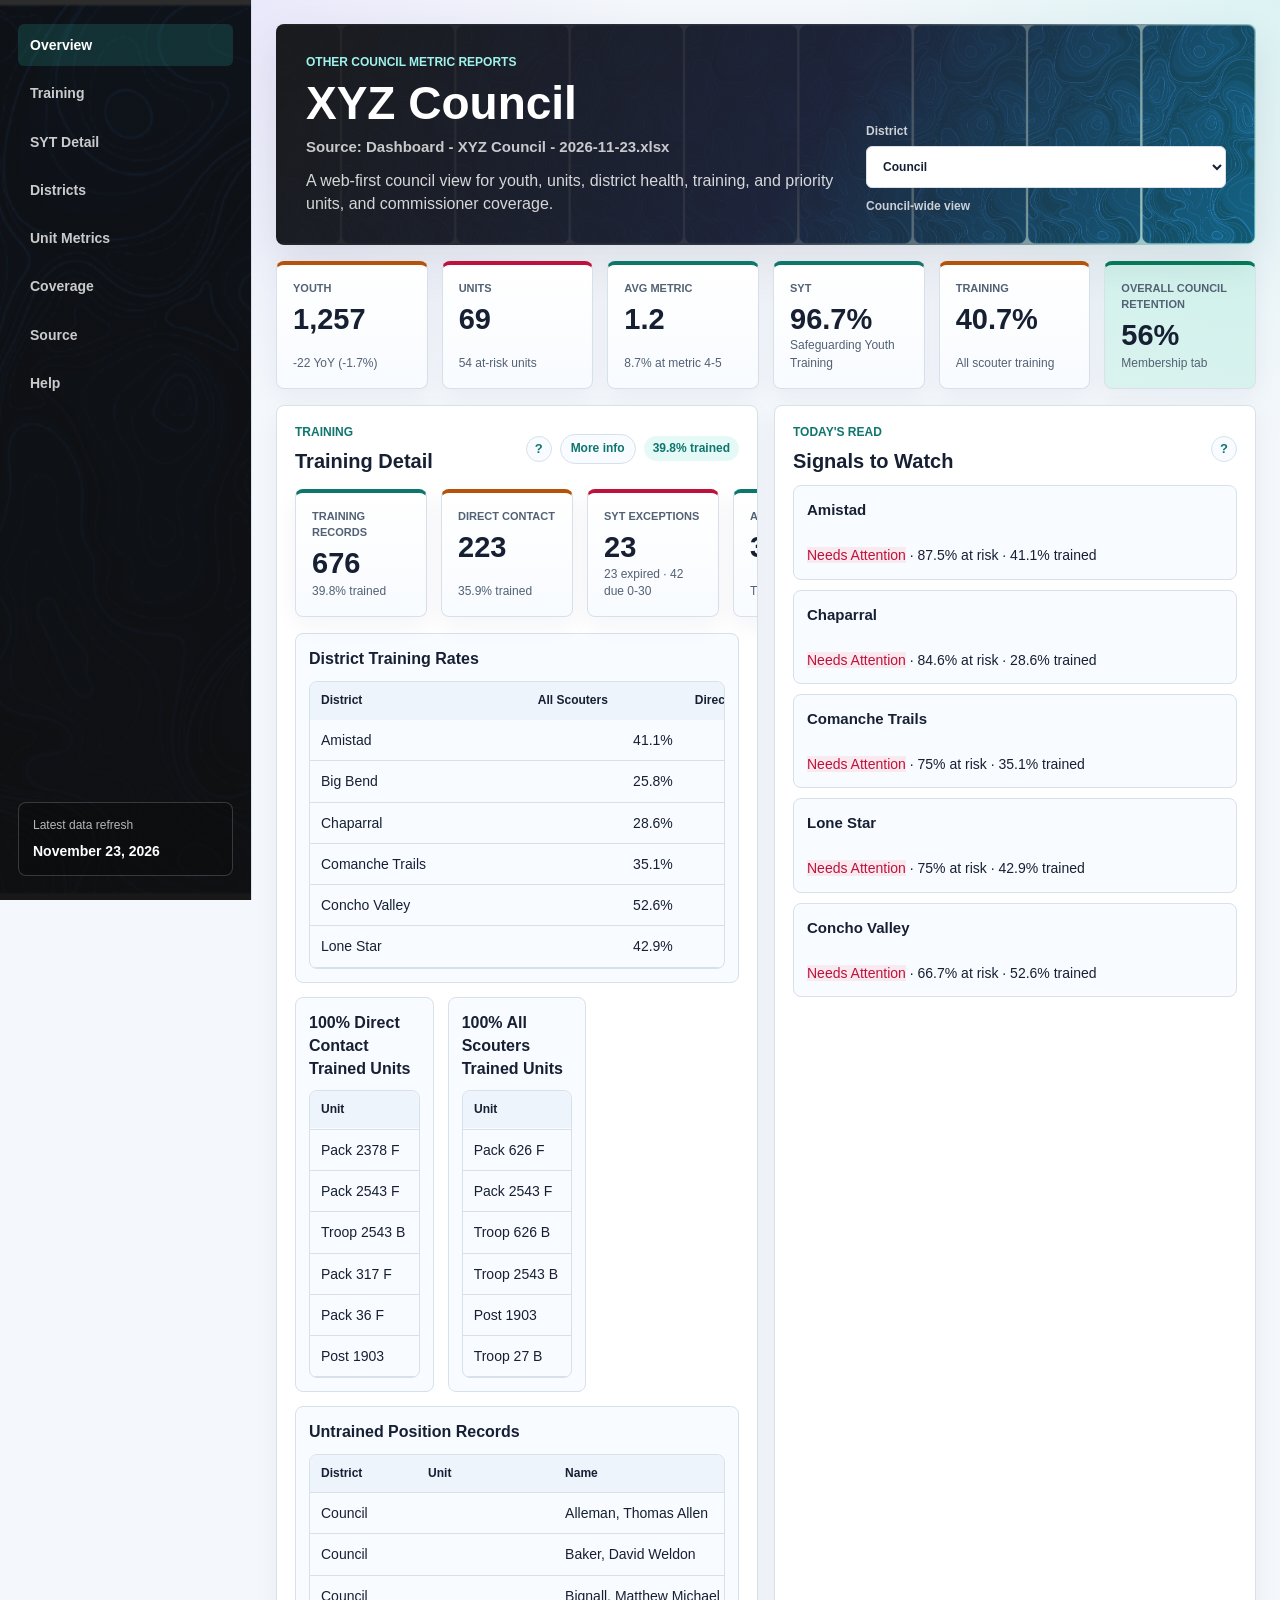
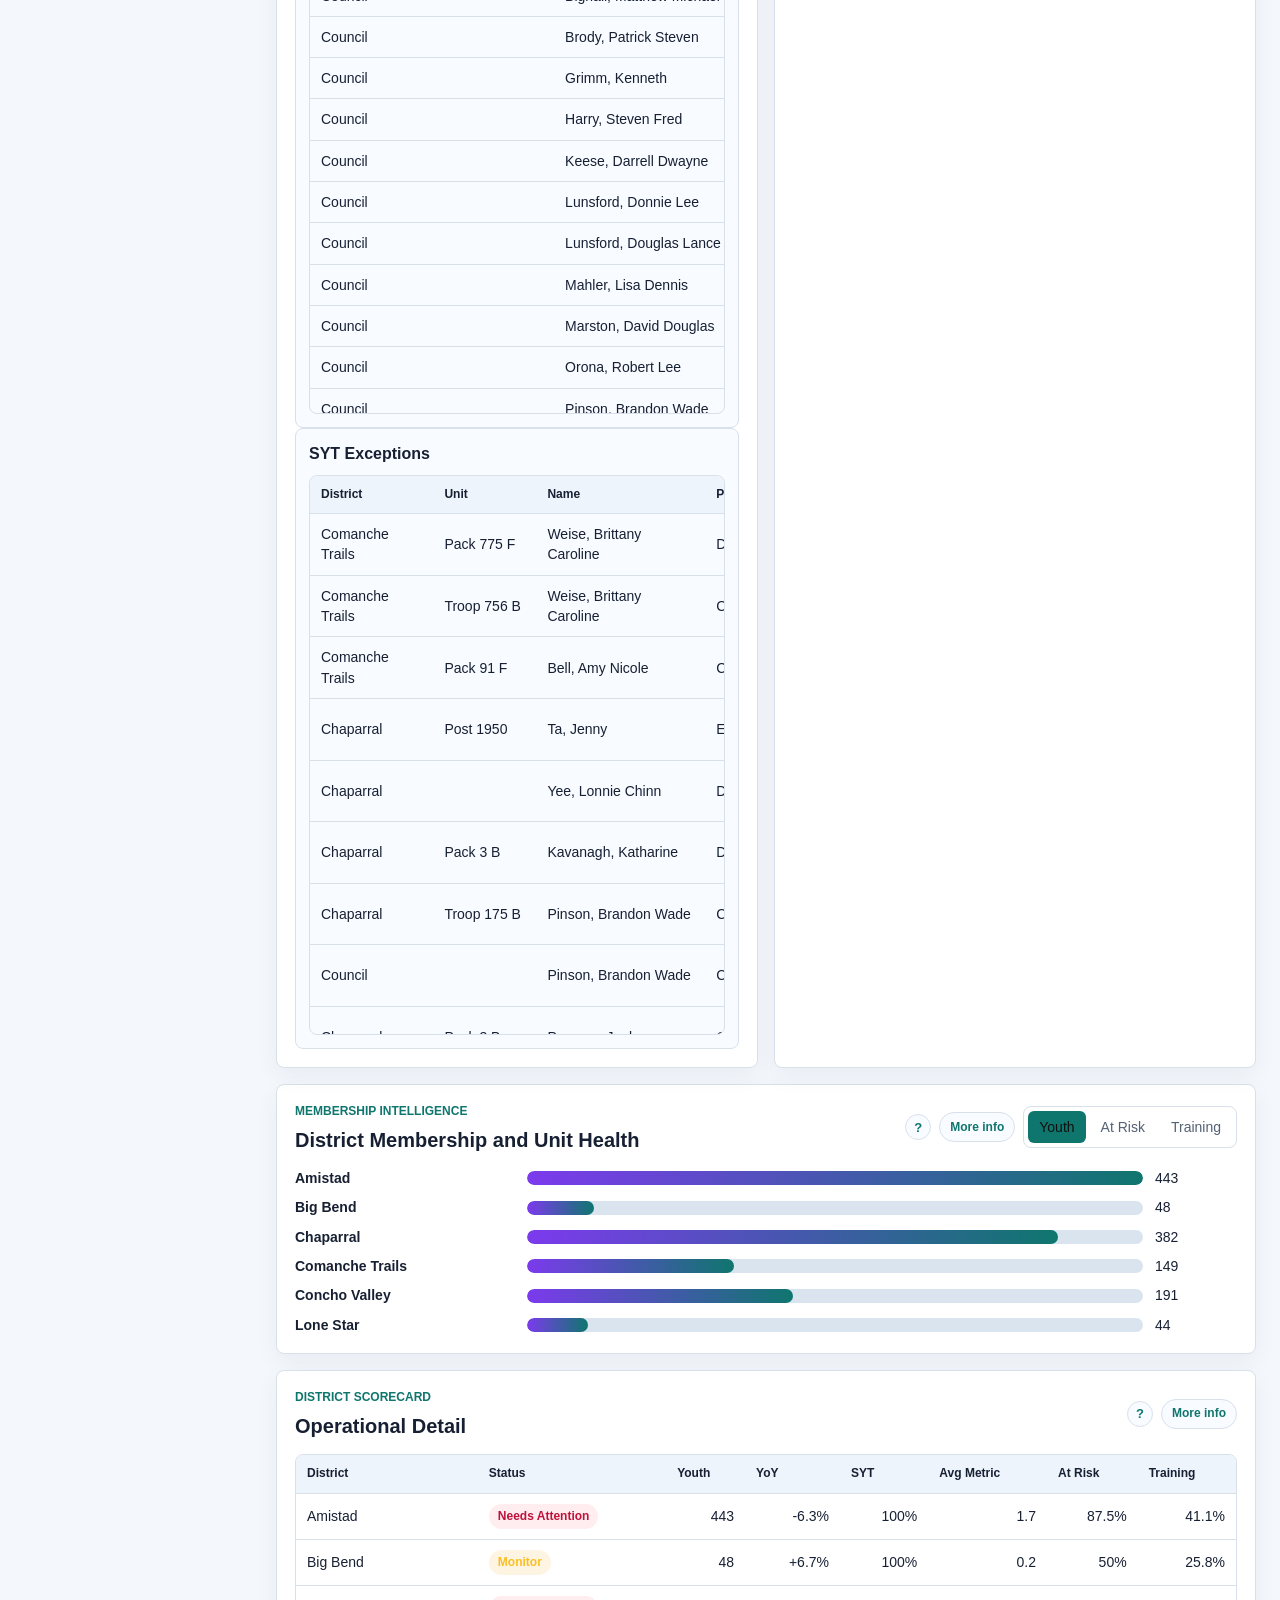
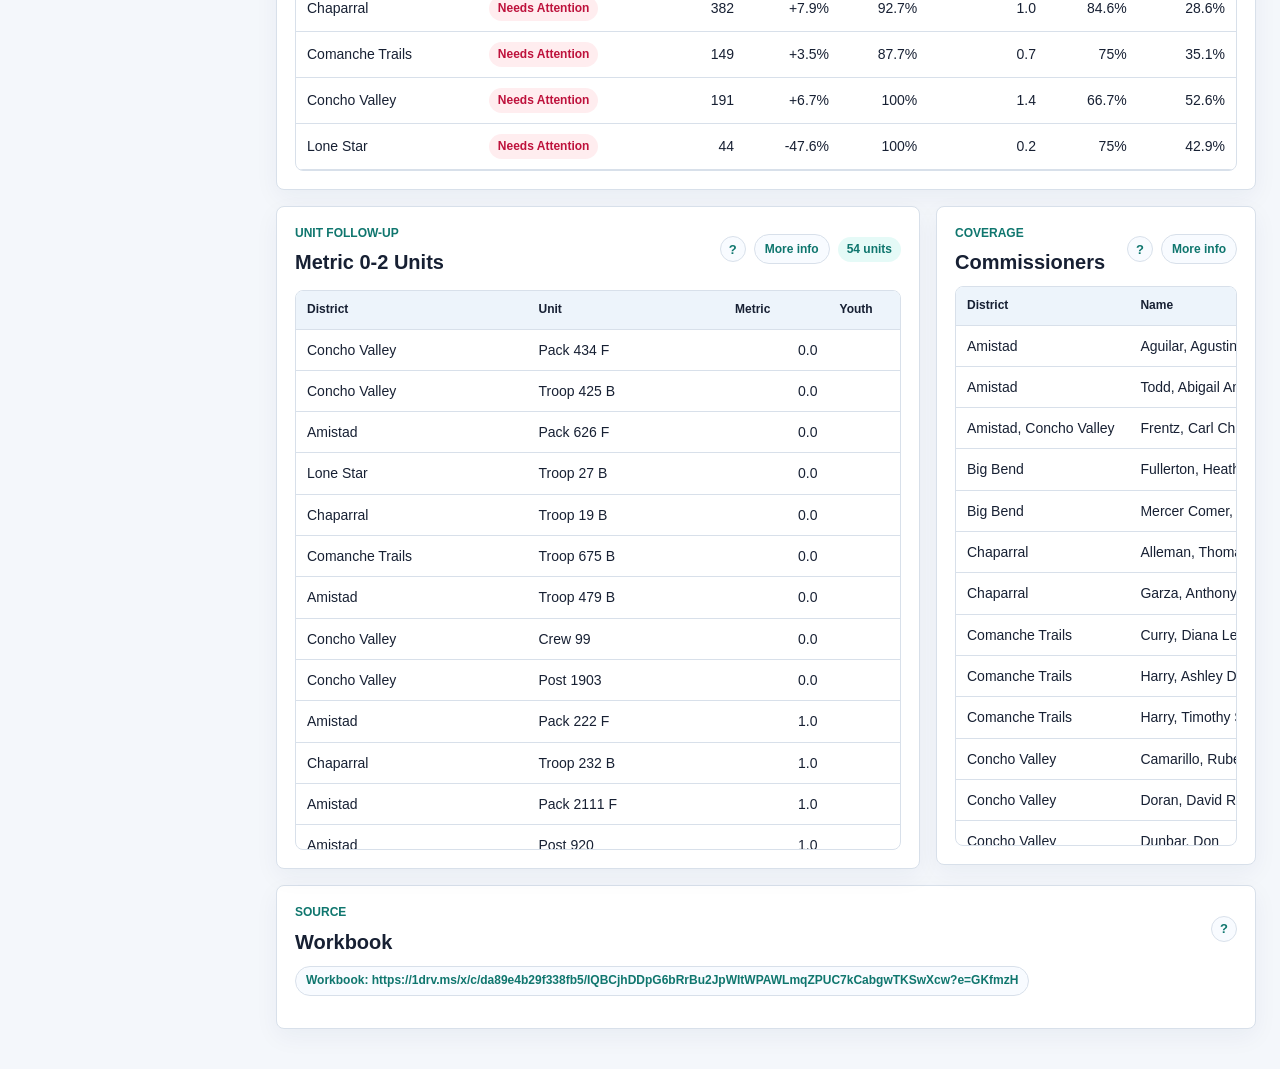
<file: index.html>
<!doctype html>
<html lang="en">
<head>
  <meta charset="utf-8">
  <meta name="viewport" content="width=device-width, initial-scale=1">
  <title>XYZ Council Dashboard</title>
  <link rel="stylesheet" href="assets/dashboard-20260824-iols-ready-v1.css">
</head>
<body>
  <div class="app-shell">
    <aside class="sidebar" aria-label="Council dashboard navigation">
      <nav>
        <a href="#overview" class="active" aria-current="page">Overview</a>
        <a href="#training">Training</a>
        <a href="syt.html">SYT Detail</a>
        <a href="#districts">Districts</a>
        <a href="unit-metrics.html">Unit Metrics</a>
        <a href="#commissioners">Coverage</a>
        <a href="#source">Source</a>
        <a href="help.html">Help</a>
      </nav>
      <div class="sidebar-note">
        <span>Latest data refresh</span>
        <strong>November 23, 2026</strong>
      </div>
    </aside>
    <main>
      <header class="hero" id="overview">
        <div>
          <p class="eyebrow">Other Council Metric Reports</p>
          <h1>XYZ Council <span class="title-data-date">Source: Dashboard - XYZ Council - 2026-11-23.xlsx</span></h1>
          <p class="lede">A web-first council view for youth, units, district health, training, and priority units, and commissioner coverage.</p>
        </div>
        <div class="hero-actions masthead-filters" aria-label="Dashboard filters">
          <label class="control"><span>District</span><select id="mastheadDistrictSelect"></select></label>
          <p class="filter-note" id="mastheadFilterNote">Council-wide view</p>
        </div>
      </header>

      <section class="kpi-grid" id="kpis" aria-label="Council metrics"></section>

      <section class="focus-grid">
        <section class="panel focus-panel" id="training" aria-labelledby="trainingTitle">
          <div class="panel-head compact">
            <div><p class="section-kicker">Training</p><h2 id="trainingTitle">Training Detail</h2></div>
            <div class="panel-actions"><span class="help-tip" tabindex="0" aria-label="Summarizes the workbook Training, Training Dive, and SYT tabs. It shows leader training completion, direct-contact readiness, and selected follow-up lists from the latest council workbook."><span aria-hidden="true">?</span><span class="help-bubble">Summarizes the workbook Training, Training Dive, and SYT tabs. It shows leader training completion, direct-contact readiness, and selected follow-up lists from the latest council workbook.</span></span><a class="detail-link" href="training.html">More info</a><span class="count-pill" id="trainingStatus"></span></div>
          </div>
          <div id="trainingContent"></div>
        </section>
        <section class="panel focus-panel" aria-labelledby="signalsTitle">
          <div class="panel-head compact">
            <div><p class="section-kicker">Today&apos;s read</p><h2 id="signalsTitle">Signals to Watch</h2></div>
            <div class="panel-actions"><span class="help-tip" tabindex="0" aria-label="Highlights districts with the highest operational risk signals, primarily at-risk unit rate, training rate, and membership movement calculated from the workbook tabs."><span aria-hidden="true">?</span><span class="help-bubble">Highlights districts with the highest operational risk signals, primarily at-risk unit rate, training rate, and membership movement calculated from the workbook tabs.</span></span></div>
          </div>
          <div id="signals" class="signal-list"></div>
        </section>
      </section>

      <section class="panel">
          <div class="panel-head">
            <div><p class="section-kicker">Membership intelligence</p><h2>District Membership and Unit Health</h2></div>
            <div class="panel-actions">
              <span class="help-tip" tabindex="0" aria-label="Uses the Membership tab for youth, units, YoY, SYT, and PIN, then blends in Unit Metric Compare, Unit Metrics, Glance, and Training Dive fields to show district health."><span aria-hidden="true">?</span><span class="help-bubble">Uses the Membership tab for youth, units, YoY, SYT, and PIN, then blends in Unit Metric Compare, Unit Metrics, Glance, and Training Dive fields to show district health.</span></span>
              <a class="detail-link" href="membership.html">More info</a>
              <div class="segmented" id="districtChartMetric" role="group" aria-label="Chart metric">
                <button class="active" type="button" data-metric="members" aria-pressed="true">Youth</button>
                <button type="button" data-metric="at_risk_rate" aria-pressed="false">At Risk</button>
                <button type="button" data-metric="training_pct" aria-pressed="false">Training</button>
              </div>
            </div>
          </div>
          <div class="chart-list" id="districtChart"></div>
      </section>

      <section class="panel table-panel" id="districts">
          <div class="panel-head">
            <div><p class="section-kicker">District scorecard</p><h2>Operational Detail</h2></div>
            <div class="panel-actions"><span class="help-tip" tabindex="0" aria-label="District rows are keyed from the Membership tab and enriched with unit metric, training, and contact fields. Status is derived from YoY, SYT, training, and at-risk unit thresholds."><span aria-hidden="true">?</span><span class="help-bubble">District rows are keyed from the Membership tab and enriched with unit metric, training, and contact fields. Status is derived from YoY, SYT, training, and at-risk unit thresholds.</span></span><a class="detail-link" href="membership.html">More info</a></div>
          </div>
        <div class="table-wrap"><table><thead><tr><th>District</th><th>Status</th><th>Youth</th><th>YoY</th><th>SYT</th><th>Avg Metric</th><th>At Risk</th><th>Training</th></tr></thead><tbody id="districtRows"></tbody></table></div>
      </section>

      <section class="dashboard-grid">
        <section class="panel table-panel wide" id="priority">
          <div class="panel-head">
            <div><p class="section-kicker">Unit follow-up</p><h2>Metric 0-2 Units</h2></div>
            <div class="panel-actions"><span class="help-tip" tabindex="0" aria-label="Lists units from the Unit Metrics tab with a Unit Metric score of 0, 1, or 2. These are treated as priority follow-up units because they carry the weakest health scores."><span aria-hidden="true">?</span><span class="help-bubble">Lists units from the Unit Metrics tab with a Unit Metric score of 0, 1, or 2. These are treated as priority follow-up units because they carry the weakest health scores.</span></span><a class="detail-link" href="unit-metrics.html">More info</a><span class="count-pill" id="priorityCount"></span></div>
          </div>
          <div class="table-wrap"><table><thead><tr><th>District</th><th>Unit</th><th>Metric</th><th>Youth</th><th>UL/CC</th><th>Small</th><th>YoY</th></tr></thead><tbody id="priorityRows"></tbody></table></div>
        </section>
        
        <section class="panel table-panel" id="commissioners">
          <div class="panel-head compact"><div><p class="section-kicker">Coverage</p><h2>Commissioners</h2></div><div class="panel-actions"><span class="help-tip" tabindex="0" aria-label="Shows commissioner coverage from the Commissioners tab when present, or from the Assigned tab by grouping assigned units by commissioner when no commissioner roster is available."><span aria-hidden="true">?</span><span class="help-bubble">Shows commissioner coverage from the Commissioners tab when present, or from the Assigned tab by grouping assigned units by commissioner when no commissioner roster is available.</span></span><a class="detail-link" href="commissioners.html">More info</a></div></div>
          <div class="table-wrap"><table><thead><tr><th>District</th><th>Name</th><th>Position</th><th>Trained</th><th>Assigned Units</th></tr></thead><tbody id="commissionerRows"></tbody></table></div>
        </section>
      </section>
      <section class="panel source" id="source">
        <div class="panel-head compact"><div><p class="section-kicker">Source</p><h2>Workbook</h2></div><div class="panel-actions"><span class="help-tip" tabindex="0" aria-label="This comes from the OneDrive Dashboard URL in the control workbook and includes an optional Unit Detail OneDrive link when provided. Rebuilds use the newest downloaded .xlsx file in the council folder."><span aria-hidden="true">?</span><span class="help-bubble">This comes from the OneDrive Dashboard URL in the control workbook and includes an optional Unit Detail OneDrive link when provided. Rebuilds use the newest downloaded .xlsx file in the council folder.</span></span></div></div>
        <p><a class="detail-link" href="https://1drv.ms/x/c/da89e4b29f338fb5/IQBCjhDDpG6bRrBu2JpWItWPAWLmqZPUC7kCabgwTKSwXcw?e=GKfmzH" target="_blank" rel="noopener noreferrer">Workbook: https://1drv.ms/x/c/da89e4b29f338fb5/IQBCjhDDpG6bRrBu2JpWItWPAWLmqZPUC7kCabgwTKSwXcw?e=GKfmzH</a></p>
      </section>
    </main>
  </div>
  <script>window.COUNCIL_DATA = {"name":"XYZ Council","slug":"xyz-council","folder":"/Users/petersargent/Library/CloudStorage/GoogleDrive-peter@imetpetersargent.com/Shared drives/Other Council Metric Reports/XYZ Council","source":"/Users/petersargent/Library/CloudStorage/GoogleDrive-peter@imetpetersargent.com/Shared drives/Other Council Metric Reports/XYZ Council/Dashboard - XYZ Council - 2026-11-23.xlsx","source_name":"Dashboard - XYZ Council - 2026-11-23.xlsx","source_mtime":"2026-11-23T09:53:01","source_url":"https://1drv.ms/x/c/da89e4b29f338fb5/IQBCjhDDpG6bRrBu2JpWItWPAWLmqZPUC7kCabgwTKSwXcw?e=GKfmzH","unit_detail_source_url":null,"council":{"units":69.0,"members":1257.0,"last_year_members":1279.0,"yoy_delta":-22.0,"at_risk_units":54,"healthy_units":6,"commissioners":24,"unit_commissioners_only":13,"duplicate_commissioner_registrations":2,"syt_pct":0.9666182873730044,"pin_pct":null,"yoy_pct":-0.017200938232994525,"at_risk_rate":0.782608695652174,"healthy_rate":0.08695652173913043,"avg_metric":1.2131642512077294,"retention_rate":0.5607246376811594,"training_pct":0.40702835901480167,"status_counts":{"Needs Attention":5,"Monitor":1}},"districts":[{"district":"Amistad","district_label":"Amistad 02","units":24.0,"members":443.0,"last_year_members":473.0,"yoy_delta":-30.0,"yoy_pct":-0.06342494714587738,"year_end_2025":436.0,"year_end_delta":7.0,"year_end_pct":0.016055045871559634,"syt_pct":1.0,"pin_pct":null,"retention_rate":0.3108333333333333,"district_chair":null,"district_commissioner":"Carl Frentz","field_exec":null,"avg_metric":1.6666666666666667,"metric_0_2_rate":0.21,"metric_3_rate":1.0,"metric_4_5_rate":0.02,"ul_cc_trained_rate":0.125,"small_unit_rate":0.5,"membership_yoy_growth_rate":0.7083333333333334,"rank_advancement_rate":0.25,"outdoor_rate":0.08333333333333333,"training_pct":0.4110429447852761,"direct_contact_training_pct":0.4166666666666667,"at_risk_units":21,"healthy_units":2,"at_risk_rate":0.875,"healthy_rate":0.08333333333333333,"status":"Needs Attention"},{"district":"Big Bend","district_label":"Big Bend 04","units":2.0,"members":48.0,"last_year_members":45.0,"yoy_delta":3.0,"yoy_pct":0.06666666666666667,"year_end_2025":40.0,"year_end_delta":8.0,"year_end_pct":0.2,"syt_pct":1.0,"pin_pct":null,"retention_rate":0.78,"district_chair":"James Fry","district_commissioner":null,"field_exec":null,"avg_metric":0.16666666666666666,"metric_0_2_rate":1.0,"metric_3_rate":1.0,"metric_4_5_rate":0.0,"ul_cc_trained_rate":0.0,"small_unit_rate":0.041666666666666664,"membership_yoy_growth_rate":0.041666666666666664,"rank_advancement_rate":0.08333333333333333,"outdoor_rate":0.0,"training_pct":0.25806451612903225,"direct_contact_training_pct":0.3,"at_risk_units":1,"healthy_units":0,"at_risk_rate":0.5,"healthy_rate":0.0,"status":"Monitor"},{"district":"Chaparral","district_label":"Chaparral 06","units":13.0,"members":382.0,"last_year_members":354.0,"yoy_delta":28.0,"yoy_pct":0.07909604519774012,"year_end_2025":353.0,"year_end_delta":29.0,"year_end_pct":0.0821529745042493,"syt_pct":0.926829268292683,"pin_pct":null,"retention_rate":0.6053846153846154,"district_chair":null,"district_commissioner":"Thomas Alleman","field_exec":null,"avg_metric":0.9583333333333334,"metric_0_2_rate":0.11,"metric_3_rate":0.02,"metric_4_5_rate":0.0,"ul_cc_trained_rate":0.08333333333333333,"small_unit_rate":0.4166666666666667,"membership_yoy_growth_rate":0.2916666666666667,"rank_advancement_rate":0.16666666666666666,"outdoor_rate":0.0,"training_pct":0.2857142857142857,"direct_contact_training_pct":0.18604651162790697,"at_risk_units":11,"healthy_units":0,"at_risk_rate":0.8461538461538461,"healthy_rate":0.0,"status":"Needs Attention"},{"district":"Comanche Trails","district_label":"Comanche Trails 02","units":8.0,"members":149.0,"last_year_members":144.0,"yoy_delta":5.0,"yoy_pct":0.034722222222222224,"year_end_2025":122.0,"year_end_delta":27.0,"year_end_pct":0.22131147540983606,"syt_pct":0.8773584905660378,"pin_pct":null,"retention_rate":0.4575,"district_chair":null,"district_commissioner":"Ashley Harry","field_exec":null,"avg_metric":0.6666666666666666,"metric_0_2_rate":0.06,"metric_3_rate":1.0,"metric_4_5_rate":1.0,"ul_cc_trained_rate":0.08333333333333333,"small_unit_rate":0.16666666666666666,"membership_yoy_growth_rate":0.20833333333333334,"rank_advancement_rate":0.20833333333333334,"outdoor_rate":0.0,"training_pct":0.3508771929824561,"direct_contact_training_pct":0.3,"at_risk_units":6,"healthy_units":1,"at_risk_rate":0.75,"healthy_rate":0.125,"status":"Needs Attention"},{"district":"Concho Valley","district_label":"Concho Valley 03","units":18.0,"members":191.0,"last_year_members":179.0,"yoy_delta":12.0,"yoy_pct":0.0670391061452514,"year_end_2025":188.0,"year_end_delta":3.0,"year_end_pct":0.015957446808510637,"syt_pct":1.0,"pin_pct":null,"retention_rate":0.9022222222222223,"district_chair":"Samantha Lindsey","district_commissioner":null,"field_exec":null,"avg_metric":1.375,"metric_0_2_rate":0.12,"metric_3_rate":0.03,"metric_4_5_rate":0.03,"ul_cc_trained_rate":0.2916666666666667,"small_unit_rate":0.25,"membership_yoy_growth_rate":0.4166666666666667,"rank_advancement_rate":0.3333333333333333,"outdoor_rate":0.08333333333333333,"training_pct":0.5260115606936416,"direct_contact_training_pct":0.5,"at_risk_units":12,"healthy_units":3,"at_risk_rate":0.6666666666666666,"healthy_rate":0.16666666666666666,"status":"Needs Attention"},{"district":"Lone Star","district_label":"Lone Star 05","units":4.0,"members":44.0,"last_year_members":84.0,"yoy_delta":-40.0,"yoy_pct":-0.47619047619047616,"year_end_2025":78.0,"year_end_delta":-34.0,"year_end_pct":-0.4358974358974359,"syt_pct":1.0,"pin_pct":null,"retention_rate":0.475,"district_chair":null,"district_commissioner":"Anthony Miranda","field_exec":null,"avg_metric":0.20833333333333334,"metric_0_2_rate":0.03,"metric_3_rate":1.0,"metric_4_5_rate":0.0,"ul_cc_trained_rate":0.041666666666666664,"small_unit_rate":0.041666666666666664,"membership_yoy_growth_rate":0.0,"rank_advancement_rate":0.125,"outdoor_rate":0.0,"training_pct":0.42857142857142855,"direct_contact_training_pct":0.25,"at_risk_units":3,"healthy_units":0,"at_risk_rate":0.75,"healthy_rate":0.0,"status":"Needs Attention"}],"training":{"available":true,"dive":{"available":true,"council":{"district":"XYZ Council","district_label":"XYZ Council","all_scouters_pct":0.3979289940828402,"direct_contact_pct":0.35874439461883406,"all_scouters_count":null,"direct_contact_count":null},"districts":[{"district":"Amistad","district_label":"Amistad 02","all_scouters_pct":0.4110429447852761,"direct_contact_pct":0.4166666666666667,"all_scouters_count":163,"direct_contact_count":72},{"district":"Big Bend","district_label":"Big Bend 04","all_scouters_pct":0.25806451612903225,"direct_contact_pct":0.3,"all_scouters_count":31,"direct_contact_count":10},{"district":"Chaparral","district_label":"Chaparral 06","all_scouters_pct":0.2857142857142857,"direct_contact_pct":0.18604651162790697,"all_scouters_count":133,"direct_contact_count":43},{"district":"Comanche Trails","district_label":"Comanche Trails 02","all_scouters_pct":0.3508771929824561,"direct_contact_pct":0.3,"all_scouters_count":114,"direct_contact_count":30},{"district":"Concho Valley","district_label":"Concho Valley 03","all_scouters_pct":0.5260115606936416,"direct_contact_pct":0.5,"all_scouters_count":173,"direct_contact_count":52},{"district":"Lone Star","district_label":"Lone Star 05","all_scouters_pct":0.42857142857142855,"direct_contact_pct":0.25,"all_scouters_count":35,"direct_contact_count":16}],"cant_camp_available":false,"direct_contact_honor_roll":[{"district":"Amistad","unit":"Pack 2378 F"},{"district":"Amistad","unit":"Pack 2543 F"},{"district":"Amistad","unit":"Troop 2543 B"},{"district":"Chaparral","unit":"Pack 317 F"},{"district":"Concho Valley","unit":"Pack 36 F"},{"district":"Concho Valley","unit":"Post 1903"}],"all_scouters_honor_roll":[{"district":"Amistad","unit":"Pack 626 F"},{"district":"Amistad","unit":"Pack 2543 F"},{"district":"Amistad","unit":"Troop 626 B"},{"district":"Amistad","unit":"Troop 2543 B"},{"district":"Concho Valley","unit":"Post 1903"},{"district":"Lone Star","unit":"Troop 27 B"}],"no_baloo_packs":[],"cant_camp_troops":[]},"people":{"available":true,"total":676,"trained":269,"trained_pct":0.3979289940828402,"direct_contact":223,"direct_contact_trained":80,"direct_contact_trained_pct":0.35874439461883406,"districts":[{"district":"Big Bend","total":31,"trained":8,"trained_pct":0.25806451612903225,"direct_contact":10,"direct_contact_trained":3,"direct_contact_trained_pct":0.3},{"district":"Chaparral","total":133,"trained":38,"trained_pct":0.2857142857142857,"direct_contact":43,"direct_contact_trained":8,"direct_contact_trained_pct":0.18604651162790697},{"district":"Comanche Trails","total":114,"trained":40,"trained_pct":0.3508771929824561,"direct_contact":30,"direct_contact_trained":9,"direct_contact_trained_pct":0.3},{"district":"Council","total":27,"trained":10,"trained_pct":0.37037037037037035,"direct_contact":0,"direct_contact_trained":0,"direct_contact_trained_pct":null},{"district":"Amistad","total":163,"trained":67,"trained_pct":0.4110429447852761,"direct_contact":72,"direct_contact_trained":30,"direct_contact_trained_pct":0.4166666666666667},{"district":"Lone Star","total":35,"trained":15,"trained_pct":0.42857142857142855,"direct_contact":16,"direct_contact_trained":4,"direct_contact_trained_pct":0.25},{"district":"Concho Valley","total":173,"trained":91,"trained_pct":0.5260115606936416,"direct_contact":52,"direct_contact_trained":26,"direct_contact_trained_pct":0.5}],"rows":[{"district":"Council","unit":"","unit_type":"","name":"Alleman, Thomas Allen","position":"Council Executive Board Member","trained":false,"direct_contact":false,"mandatory_codes":"","classroom_codes":"H91","online_codes":"SCO_1000, SCO_1002, SCO_16001, SCO_16002, SCO_16003, SCO_16004, SCO_16005, SCO_16006, SCO_16007, SCO_16008, SCO_16009","syt_expires":"2027-02-05T00:00:00","hazardous_weather_expires":null,"baloo_expires":null,"iols_trained":false},{"district":"Council","unit":"","unit_type":"","name":"Baker, David Weldon","position":"Council Vice-President","trained":false,"direct_contact":false,"mandatory_codes":"SCO_1264","classroom_codes":"H109","online_codes":"SCO_1000, SCO_1002, SCO_16001, SCO_16002, SCO_16003, SCO_16004, SCO_16005, SCO_16006, SCO_16007, SCO_16008, SCO_16009, SCO_16010, SCO_16011","syt_expires":"2027-09-19T00:00:00","hazardous_weather_expires":null,"baloo_expires":null,"iols_trained":false},{"district":"Council","unit":"","unit_type":"","name":"Bergmann, Daniel Roy","position":"Council Executive Board Member","trained":true,"direct_contact":false,"mandatory_codes":"","classroom_codes":"","online_codes":"","syt_expires":"2027-08-26T00:00:00","hazardous_weather_expires":null,"baloo_expires":null,"iols_trained":false},{"district":"Council","unit":"","unit_type":"","name":"Bignall, Matthew Michael","position":"Merit Badge Counselor","trained":false,"direct_contact":false,"mandatory_codes":"","classroom_codes":"D76","online_codes":"SCO_486","syt_expires":"2027-11-16T00:00:00","hazardous_weather_expires":null,"baloo_expires":null,"iols_trained":false},{"district":"Council","unit":"","unit_type":"","name":"Brody, Patrick Steven","position":"Council Executive Board Member","trained":false,"direct_contact":false,"mandatory_codes":"","classroom_codes":"H91","online_codes":"SCO_1000, SCO_1002, SCO_16001, SCO_16002, SCO_16003, SCO_16004, SCO_16005, SCO_16006, SCO_16007, SCO_16008, SCO_16009","syt_expires":"2027-02-15T00:00:00","hazardous_weather_expires":null,"baloo_expires":null,"iols_trained":false},{"district":"Council","unit":"","unit_type":"","name":"Davis, Deborah ","position":"Merit Badge Counselor","trained":true,"direct_contact":false,"mandatory_codes":"","classroom_codes":"","online_codes":"","syt_expires":"2027-06-03T00:00:00","hazardous_weather_expires":null,"baloo_expires":null,"iols_trained":false},{"district":"Council","unit":"","unit_type":"","name":"Davis, Randy Michael","position":"Merit Badge Counselor","trained":true,"direct_contact":false,"mandatory_codes":"","classroom_codes":"","online_codes":"","syt_expires":"2026-12-03T00:00:00","hazardous_weather_expires":null,"baloo_expires":null,"iols_trained":false},{"district":"Council","unit":"","unit_type":"","name":"Franke, Kevin Thomas","position":"Merit Badge Counselor","trained":true,"direct_contact":false,"mandatory_codes":"","classroom_codes":"","online_codes":"","syt_expires":"2027-03-28T00:00:00","hazardous_weather_expires":null,"baloo_expires":null,"iols_trained":false},{"district":"Council","unit":"","unit_type":"","name":"Franke, Kevin Thomas","position":"Assistant Council Commissioner","trained":true,"direct_contact":false,"mandatory_codes":"","classroom_codes":"","online_codes":"","syt_expires":"2027-03-28T00:00:00","hazardous_weather_expires":null,"baloo_expires":null,"iols_trained":false},{"district":"Council","unit":"","unit_type":"","name":"Gillian, John Thomas","position":"Council Commissioner","trained":true,"direct_contact":false,"mandatory_codes":"","classroom_codes":"","online_codes":"","syt_expires":"2027-11-03T00:00:00","hazardous_weather_expires":null,"baloo_expires":null,"iols_trained":false},{"district":"Council","unit":"","unit_type":"","name":"Grimm, Kenneth ","position":"Council Executive Board Member","trained":false,"direct_contact":false,"mandatory_codes":"","classroom_codes":"H91","online_codes":"SCO_1000, SCO_1002, SCO_16001, SCO_16002, SCO_16003, SCO_16004, SCO_16005, SCO_16006, SCO_16007, SCO_16008, SCO_16009","syt_expires":"2026-12-07T00:00:00","hazardous_weather_expires":null,"baloo_expires":null,"iols_trained":false},{"district":"Council","unit":"","unit_type":"","name":"Harry, Steven Fred","position":"Council Executive Board Member","trained":false,"direct_contact":false,"mandatory_codes":"","classroom_codes":"H91","online_codes":"SCO_1000, SCO_1002, SCO_16001, SCO_16002, SCO_16003, SCO_16004, SCO_16005, SCO_16006, SCO_16007, SCO_16008, SCO_16009","syt_expires":"2027-03-29T00:00:00","hazardous_weather_expires":null,"baloo_expires":null,"iols_trained":false},{"district":"Council","unit":"","unit_type":"","name":"Houston, Bill ","position":"Council Commissioner","trained":true,"direct_contact":false,"mandatory_codes":"","classroom_codes":"","online_codes":"","syt_expires":"2027-11-14T00:00:00","hazardous_weather_expires":null,"baloo_expires":null,"iols_trained":false},{"district":"Council","unit":"","unit_type":"","name":"Houston, Bill ","position":"Merit Badge Counselor","trained":true,"direct_contact":false,"mandatory_codes":"","classroom_codes":"","online_codes":"","syt_expires":"2027-11-14T00:00:00","hazardous_weather_expires":null,"baloo_expires":null,"iols_trained":false},{"district":"Council","unit":"","unit_type":"","name":"Keese, Darrell Dwayne","position":"Council Executive Board Member","trained":false,"direct_contact":false,"mandatory_codes":"","classroom_codes":"H91","online_codes":"SCO_1000, SCO_1002, SCO_16001, SCO_16002, SCO_16003, SCO_16004, SCO_16005, SCO_16006, SCO_16007, SCO_16008, SCO_16009","syt_expires":"2027-10-21T00:00:00","hazardous_weather_expires":null,"baloo_expires":null,"iols_trained":false},{"district":"Council","unit":"","unit_type":"","name":"Lunsford, Donnie Lee","position":"Council Executive Board Member","trained":false,"direct_contact":false,"mandatory_codes":"","classroom_codes":"H91","online_codes":"SCO_16001, SCO_16002, SCO_16003, SCO_16004, SCO_16005, SCO_16006, SCO_16007, SCO_16008, SCO_16009","syt_expires":"2026-12-12T00:00:00","hazardous_weather_expires":null,"baloo_expires":null,"iols_trained":false},{"district":"Council","unit":"","unit_type":"","name":"Lunsford, Douglas Lance","position":"Roundtable Commissioner","trained":false,"direct_contact":false,"mandatory_codes":"","classroom_codes":"SCO_782, SCO_783, SCO_784, SCO_785, SCO_786, SCO_787, SCO_904","online_codes":"","syt_expires":"2027-04-07T00:00:00","hazardous_weather_expires":null,"baloo_expires":null,"iols_trained":false},{"district":"Council","unit":"","unit_type":"","name":"Mahler, Lisa Dennis","position":"Council Executive Board Member","trained":false,"direct_contact":false,"mandatory_codes":"","classroom_codes":"H91","online_codes":"SCO_16001, SCO_16002, SCO_16003, SCO_16004, SCO_16005, SCO_16006, SCO_16007, SCO_16008, SCO_16009","syt_expires":"2027-11-01T00:00:00","hazardous_weather_expires":null,"baloo_expires":null,"iols_trained":false},{"district":"Council","unit":"","unit_type":"","name":"Marston, David Douglas","position":"Council Executive Board Member","trained":false,"direct_contact":false,"mandatory_codes":"","classroom_codes":"H91","online_codes":"SCO_1000, SCO_1002, SCO_16001, SCO_16002, SCO_16003, SCO_16004, SCO_16005, SCO_16006, SCO_16007, SCO_16008, SCO_16009","syt_expires":"2027-04-21T00:00:00","hazardous_weather_expires":null,"baloo_expires":null,"iols_trained":false},{"district":"Council","unit":"","unit_type":"","name":"Orona, Robert Lee","position":"Council Executive Board Member","trained":false,"direct_contact":false,"mandatory_codes":"","classroom_codes":"H91","online_codes":"SCO_1000, SCO_1002, SCO_16001, SCO_16002, SCO_16003, SCO_16004, SCO_16005, SCO_16006, SCO_16007, SCO_16008, SCO_16009","syt_expires":"2027-09-24T00:00:00","hazardous_weather_expires":null,"baloo_expires":null,"iols_trained":false},{"district":"Council","unit":"","unit_type":"","name":"Pinson, Brandon Wade","position":"Council Executive Board Member","trained":false,"direct_contact":false,"mandatory_codes":"Y01","classroom_codes":"H91","online_codes":"SCO_1000, SCO_1002, SCO_16001, SCO_16002, SCO_16003, SCO_16004, SCO_16005, SCO_16006, SCO_16007, SCO_16008, SCO_16009","syt_expires":"2026-10-01T00:00:00","hazardous_weather_expires":null,"baloo_expires":null,"iols_trained":false},{"district":"Council","unit":"","unit_type":"","name":"Sloan, Mary Janet","position":"Merit Badge Counselor","trained":false,"direct_contact":false,"mandatory_codes":"","classroom_codes":"D76","online_codes":"SCO_471, SCO_472, SCO_474, SCO_486","syt_expires":"2027-02-11T00:00:00","hazardous_weather_expires":null,"baloo_expires":null,"iols_trained":false},{"district":"Council","unit":"","unit_type":"","name":"Strouhal, Paul Brian","position":"Council Executive Board Member","trained":false,"direct_contact":false,"mandatory_codes":"","classroom_codes":"H91","online_codes":"SCO_1000, SCO_1002, SCO_16001, SCO_16002, SCO_16003, SCO_16004, SCO_16005, SCO_16006, SCO_16007, SCO_16008, SCO_16009","syt_expires":"2027-07-24T00:00:00","hazardous_weather_expires":null,"baloo_expires":null,"iols_trained":false},{"district":"Council","unit":"","unit_type":"","name":"Terrill, Michael Burton","position":"Council President","trained":false,"direct_contact":false,"mandatory_codes":"SCO_1264","classroom_codes":"H109","online_codes":"SCO_1000, SCO_1002, SCO_16001, SCO_16002, SCO_16003, SCO_16004, SCO_16005, SCO_16006, SCO_16007, SCO_16008, SCO_16009, SCO_16010, SCO_16011","syt_expires":"2027-06-19T00:00:00","hazardous_weather_expires":null,"baloo_expires":null,"iols_trained":false},{"district":"Council","unit":"","unit_type":"","name":"Wagoner, Dan ","position":"Council Executive Board Member","trained":false,"direct_contact":false,"mandatory_codes":"","classroom_codes":"H91","online_codes":"SCO_1000, SCO_1002, SCO_16001, SCO_16002, SCO_16003, SCO_16004, SCO_16005, SCO_16006, SCO_16007, SCO_16008, SCO_16009","syt_expires":"2027-10-11T00:00:00","hazardous_weather_expires":null,"baloo_expires":null,"iols_trained":false},{"district":"Council","unit":"","unit_type":"","name":"Ward, Spencer Ryan","position":"Assistant Council Commissioner","trained":true,"direct_contact":false,"mandatory_codes":"","classroom_codes":"","online_codes":"","syt_expires":"2027-05-14T00:00:00","hazardous_weather_expires":null,"baloo_expires":null,"iols_trained":false},{"district":"Council","unit":"","unit_type":"","name":"Woodall, James Matthew","position":"Council Executive Board Member","trained":true,"direct_contact":false,"mandatory_codes":"","classroom_codes":"","online_codes":"","syt_expires":"2027-06-06T00:00:00","hazardous_weather_expires":null,"baloo_expires":null,"iols_trained":false},{"district":"Amistad","unit":"","unit_type":"","name":"Adam, Benjamin Jeffrey","position":"District Member-at-Large","trained":false,"direct_contact":false,"mandatory_codes":"","classroom_codes":"","online_codes":"SCO_1000, SCO_1002, SCO_1004, SCO_1005, SCO_1006, SCO_1007, SCO_11012, SCO_11013, SCO_11016, SCO_11017, SCO_11059, SCO_1109, SCO_11105, SCO_11106, SCO_11107, SCO_11108, SCO_1264, SCO_1502, SCO_1503, SCO_1504, SCO_1505, SCO_1508, SCO_1509, SCO_1510, SCO_607","syt_expires":"2027-06-13T00:00:00","hazardous_weather_expires":null,"baloo_expires":null,"iols_trained":false},{"district":"Amistad","unit":"","unit_type":"","name":"Aguilar, Agustin ","position":"Unit Commissioner","trained":false,"direct_contact":false,"mandatory_codes":"","classroom_codes":"D20","online_codes":"SCO_770, SCO_771, SCO_772, SCO_773, SCO_774, SCO_775, SCO_776, SCO_777, SCO_778, SCO_779, SCO_780, SCO_781","syt_expires":"2027-07-09T00:00:00","hazardous_weather_expires":null,"baloo_expires":null,"iols_trained":false},{"district":"Amistad","unit":"","unit_type":"","name":"Beltran, David Selvino","position":"District Member-at-Large","trained":false,"direct_contact":false,"mandatory_codes":"","classroom_codes":"","online_codes":"SCO_1000, SCO_1002, SCO_1004, SCO_1005, SCO_1006, SCO_1007, SCO_11012, SCO_11013, SCO_11016, SCO_11017, SCO_11059, SCO_1109, SCO_11105, SCO_11106, SCO_11107, SCO_11108, SCO_1264, SCO_1502, SCO_1503, SCO_1504, SCO_1505, SCO_1508, SCO_1509, SCO_1510, SCO_607","syt_expires":"2027-01-20T00:00:00","hazardous_weather_expires":null,"baloo_expires":null,"iols_trained":false},{"district":"Amistad","unit":"","unit_type":"","name":"Blackwell, Karen Dyer","position":"Merit Badge Counselor","trained":true,"direct_contact":false,"mandatory_codes":"","classroom_codes":"","online_codes":"","syt_expires":"2027-10-09T00:00:00","hazardous_weather_expires":null,"baloo_expires":null,"iols_trained":false},{"district":"Amistad","unit":"","unit_type":"","name":"Frentz, Carl Christopher","position":"District Commissioner","trained":true,"direct_contact":false,"mandatory_codes":"","classroom_codes":"","online_codes":"","syt_expires":"2027-05-18T00:00:00","hazardous_weather_expires":null,"baloo_expires":null,"iols_trained":false},{"district":"Amistad","unit":"","unit_type":"","name":"Jones, Vanessa Lynn","position":"Merit Badge Counselor","trained":true,"direct_contact":false,"mandatory_codes":"","classroom_codes":"","online_codes":"","syt_expires":"2027-10-22T00:00:00","hazardous_weather_expires":null,"baloo_expires":null,"iols_trained":false},{"district":"Amistad","unit":"","unit_type":"","name":"McElwain, James Hubert","position":"Merit Badge Counselor","trained":true,"direct_contact":false,"mandatory_codes":"","classroom_codes":"","online_codes":"","syt_expires":"2027-11-02T00:00:00","hazardous_weather_expires":null,"baloo_expires":null,"iols_trained":false},{"district":"Amistad","unit":"","unit_type":"","name":"Meyer, David Ray","position":"Merit Badge Counselor","trained":false,"direct_contact":false,"mandatory_codes":"","classroom_codes":"D76","online_codes":"SCO_471, SCO_472, SCO_474, SCO_486","syt_expires":"2027-06-21T00:00:00","hazardous_weather_expires":null,"baloo_expires":null,"iols_trained":false},{"district":"Amistad","unit":"","unit_type":"","name":"Palmer, Robin Anne","position":"District Committee Member","trained":false,"direct_contact":false,"mandatory_codes":"","classroom_codes":"D61","online_codes":"SCO_1002, SCO_1004, SCO_1005, SCO_1006, SCO_1007, SCO_11012, SCO_11013, SCO_11016, SCO_11017, SCO_11059, SCO_11107, SCO_11108, SCO_1264, SCO_1502, SCO_1503, SCO_1504, SCO_1508, SCO_1509, SCO_1510, SCO_607","syt_expires":"2027-03-15T00:00:00","hazardous_weather_expires":null,"baloo_expires":null,"iols_trained":false},{"district":"Amistad","unit":"","unit_type":"","name":"Shinaberry, John Adam","position":"Merit Badge Counselor","trained":false,"direct_contact":false,"mandatory_codes":"","classroom_codes":"D76","online_codes":"SCO_471, SCO_472, SCO_474, SCO_486","syt_expires":"2027-09-27T00:00:00","hazardous_weather_expires":null,"baloo_expires":null,"iols_trained":false},{"district":"Amistad","unit":"","unit_type":"","name":"Todd, Abigail Anne","position":"Unit Commissioner","trained":false,"direct_contact":false,"mandatory_codes":"","classroom_codes":"D20","online_codes":"SCO_770, SCO_771, SCO_772, SCO_773, SCO_774, SCO_775, SCO_776, SCO_777, SCO_778, SCO_779, SCO_780, SCO_781","syt_expires":"2027-09-02T00:00:00","hazardous_weather_expires":null,"baloo_expires":null,"iols_trained":false},{"district":"Amistad","unit":"Pack 95 F","unit_type":"Pack","name":"Beltran, David Selvino","position":"Committee Member","trained":false,"direct_contact":false,"mandatory_codes":"","classroom_codes":"C60","online_codes":"SCO_459","syt_expires":"2027-01-20T00:00:00","hazardous_weather_expires":null,"baloo_expires":null,"iols_trained":false},{"district":"Amistad","unit":"Pack 95 F","unit_type":"Pack","name":"Guerra, Lorenzo Alejandro","position":"Council Unit Representative","trained":false,"direct_contact":false,"mandatory_codes":"","classroom_codes":"D72","online_codes":"SCO_267, SCO_268, SCO_269, SCO_270","syt_expires":"2027-04-14T00:00:00","hazardous_weather_expires":null,"baloo_expires":null,"iols_trained":false},{"district":"Amistad","unit":"Pack 95 F","unit_type":"Pack","name":"Guerra, Santiago Emmanuel","position":"Assistant Cubmaster","trained":false,"direct_contact":true,"mandatory_codes":"","classroom_codes":"C40","online_codes":"SCO_450, SCO_451, SCO_453, SCO_454, SCO_457, SCO_458, SCO_460, SCO_461, SCO_462, SCO_463, SCO_464, SCO_465, SCO_466","syt_expires":"2027-02-16T00:00:00","hazardous_weather_expires":"SCO_800","baloo_expires":null,"iols_trained":false},{"district":"Amistad","unit":"Pack 95 F","unit_type":"Pack","name":"Larsen, Mathew Jacob","position":"Den Leader","trained":false,"direct_contact":true,"mandatory_codes":"SCO_800","classroom_codes":"C42","online_codes":"SCO_450, SCO_451, SCO_452, SCO_453, SCO_454, SCO_455, SCO_456, SCO_457, SCO_460, SCO_461, SCO_462, SCO_463, SCO_464, SCO_465, SCO_466","syt_expires":"2027-10-17T00:00:00","hazardous_weather_expires":"SCO_800","baloo_expires":null,"iols_trained":false},{"district":"Amistad","unit":"Pack 95 F","unit_type":"Pack","name":"Ponce, Francisco Ricardo","position":"Assistant Cubmaster","trained":false,"direct_contact":true,"mandatory_codes":"SCO_800","classroom_codes":"C40","online_codes":"SCO_450, SCO_451, SCO_453, SCO_454, SCO_457, SCO_458, SCO_460, SCO_461, SCO_462, SCO_463, SCO_464, SCO_465, SCO_466","syt_expires":"2027-06-11T00:00:00","hazardous_weather_expires":"SCO_800","baloo_expires":null,"iols_trained":false},{"district":"Amistad","unit":"Pack 95 F","unit_type":"Pack","name":"Ponce, Francisco Ricardo","position":"Cubmaster","trained":false,"direct_contact":true,"mandatory_codes":"SCO_800","classroom_codes":"C40","online_codes":"SCO_450, SCO_451, SCO_453, SCO_454, SCO_457, SCO_458, SCO_460, SCO_461, SCO_462, SCO_463, SCO_464, SCO_465, SCO_466","syt_expires":"2027-06-11T00:00:00","hazardous_weather_expires":"SCO_800","baloo_expires":null,"iols_trained":false},{"district":"Amistad","unit":"Pack 95 F","unit_type":"Pack","name":"Rios-Gutierrez, Angelica Amanda","position":"Den Leader","trained":false,"direct_contact":true,"mandatory_codes":"SCO_800","classroom_codes":"C42","online_codes":"SCO_450, SCO_451, SCO_452, SCO_453, SCO_454, SCO_455, SCO_456, SCO_457, SCO_460, SCO_461, SCO_462, SCO_463, SCO_464, SCO_465, SCO_466","syt_expires":"2027-09-05T00:00:00","hazardous_weather_expires":"SCO_800","baloo_expires":null,"iols_trained":false},{"district":"Amistad","unit":"Pack 95 F","unit_type":"Pack","name":"Rubalcaba, Andrew ","position":"Asst. Den Leader","trained":false,"direct_contact":true,"mandatory_codes":"SCO_800","classroom_codes":"C42","online_codes":"SCO_450, SCO_451, SCO_452, SCO_453, SCO_454, SCO_455, SCO_456, SCO_457, SCO_460, SCO_461, SCO_462, SCO_463, SCO_464, SCO_465, SCO_466","syt_expires":"2027-09-01T00:00:00","hazardous_weather_expires":"SCO_800","baloo_expires":null,"iols_trained":false},{"district":"Amistad","unit":"Pack 95 F","unit_type":"Pack","name":"Rubalcaba, Andrew ","position":"Den Leader","trained":false,"direct_contact":true,"mandatory_codes":"SCO_800","classroom_codes":"C42","online_codes":"SCO_450, SCO_451, SCO_452, SCO_453, SCO_454, SCO_455, SCO_456, SCO_457, SCO_460, SCO_461, SCO_462, SCO_463, SCO_464, SCO_465, SCO_466","syt_expires":"2027-09-01T00:00:00","hazardous_weather_expires":"SCO_800","baloo_expires":null,"iols_trained":false},{"district":"Amistad","unit":"Pack 202 F","unit_type":"Pack","name":"Guerra, Santiago Emmanuel","position":"Committee Member","trained":false,"direct_contact":false,"mandatory_codes":"","classroom_codes":"C60","online_codes":"SCO_450, SCO_451, SCO_454, SCO_459, SCO_460, SCO_461, SCO_462, SCO_463, SCO_466","syt_expires":"2027-02-16T00:00:00","hazardous_weather_expires":null,"baloo_expires":null,"iols_trained":false},{"district":"Amistad","unit":"Pack 202 F","unit_type":"Pack","name":"Pavlinski, Andrew Robert","position":"Cubmaster","trained":false,"direct_contact":true,"mandatory_codes":"SCO_800","classroom_codes":"C40","online_codes":"SCO_450, SCO_451, SCO_453, SCO_454, SCO_457, SCO_458, SCO_460, SCO_461, SCO_462, SCO_463, SCO_464, SCO_465, SCO_466","syt_expires":"2027-10-18T00:00:00","hazardous_weather_expires":"SCO_800","baloo_expires":null,"iols_trained":false},{"district":"Amistad","unit":"Pack 222 F","unit_type":"Pack","name":"Fleenor, James ","position":"Den Leader","trained":false,"direct_contact":true,"mandatory_codes":"SCO_800","classroom_codes":"C42","online_codes":"SCO_450, SCO_451, SCO_452, SCO_453, SCO_454, SCO_455, SCO_456, SCO_457, SCO_460, SCO_461, SCO_462, SCO_463, SCO_464, SCO_465, SCO_466","syt_expires":"2027-03-08T00:00:00","hazardous_weather_expires":"SCO_800","baloo_expires":null,"iols_trained":false},{"district":"Amistad","unit":"Pack 222 F","unit_type":"Pack","name":"Gomez, Alejandro ","position":"Asst. Den Leader","trained":true,"direct_contact":true,"mandatory_codes":"","classroom_codes":"","online_codes":"","syt_expires":"2027-07-19T00:00:00","hazardous_weather_expires":"SCO_800","baloo_expires":null,"iols_trained":false},{"district":"Amistad","unit":"Pack 222 F","unit_type":"Pack","name":"Martinez, Priscilla Andrea","position":"Committee Chair","trained":false,"direct_contact":false,"mandatory_codes":"","classroom_codes":"C60","online_codes":"SCO_450, SCO_451, SCO_453, SCO_454, SCO_459, SCO_460, SCO_461, SCO_462, SCO_463, SCO_465, SCO_466, SCO_467, SCO_468, SCO_469","syt_expires":"2027-03-26T00:00:00","hazardous_weather_expires":null,"baloo_expires":null,"iols_trained":false},{"district":"Amistad","unit":"Pack 222 F","unit_type":"Pack","name":"Overfelt, Joshua D","position":"Chartered Organization Rep.","trained":false,"direct_contact":false,"mandatory_codes":"","classroom_codes":"D72","online_codes":"SCO_267, SCO_268, SCO_269, SCO_270","syt_expires":"2027-06-23T00:00:00","hazardous_weather_expires":null,"baloo_expires":null,"iols_trained":false},{"district":"Amistad","unit":"Pack 222 F","unit_type":"Pack","name":"Rodriguez, Pat ","position":"Den Leader","trained":false,"direct_contact":true,"mandatory_codes":"SCO_800","classroom_codes":"C42","online_codes":"SCO_450, SCO_451, SCO_452, SCO_453, SCO_454, SCO_455, SCO_456, SCO_457, SCO_460, SCO_461, SCO_462, SCO_463, SCO_464, SCO_465, SCO_466","syt_expires":"2027-10-28T00:00:00","hazardous_weather_expires":"SCO_800","baloo_expires":null,"iols_trained":false},{"district":"Amistad","unit":"Pack 222 F","unit_type":"Pack","name":"Soto, Veronica Jo","position":"Committee Member","trained":false,"direct_contact":false,"mandatory_codes":"","classroom_codes":"C60","online_codes":"SCO_450, SCO_451, SCO_454, SCO_459, SCO_460, SCO_461, SCO_462, SCO_463, SCO_466","syt_expires":"2027-03-29T00:00:00","hazardous_weather_expires":null,"baloo_expires":null,"iols_trained":false},{"district":"Amistad","unit":"Pack 267 F","unit_type":"Pack","name":"Dingenary, Mary Falcon","position":"Den Leader","trained":false,"direct_contact":true,"mandatory_codes":"SCO_800","classroom_codes":"C42","online_codes":"SCO_450, SCO_451, SCO_452, SCO_453, SCO_454, SCO_455, SCO_456, SCO_457, SCO_460, SCO_461, SCO_463, SCO_464, SCO_465, SCO_466","syt_expires":"2027-03-13T00:00:00","hazardous_weather_expires":"SCO_800","baloo_expires":null,"iols_trained":false},{"district":"Amistad","unit":"Pack 267 F","unit_type":"Pack","name":"Guerra, Lorenzo Alejandro","position":"Council Unit Representative","trained":false,"direct_contact":false,"mandatory_codes":"","classroom_codes":"D72","online_codes":"SCO_267, SCO_268, SCO_269, SCO_270","syt_expires":"2027-04-14T00:00:00","hazardous_weather_expires":null,"baloo_expires":null,"iols_trained":false},{"district":"Amistad","unit":"Pack 267 F","unit_type":"Pack","name":"Guerra, Santiago Emmanuel","position":"Asst. Den Leader","trained":false,"direct_contact":true,"mandatory_codes":"","classroom_codes":"C42","online_codes":"SCO_450, SCO_451, SCO_452, SCO_453, SCO_454, SCO_455, SCO_456, SCO_457, SCO_460, SCO_461, SCO_462, SCO_463, SCO_464, SCO_465, SCO_466","syt_expires":"2027-02-16T00:00:00","hazardous_weather_expires":"SCO_800","baloo_expires":null,"iols_trained":false},{"district":"Amistad","unit":"Pack 267 F","unit_type":"Pack","name":"Mosqueda, Jennifer Diane","position":"Cubmaster","trained":true,"direct_contact":true,"mandatory_codes":"","classroom_codes":"","online_codes":"","syt_expires":"2027-03-04T00:00:00","hazardous_weather_expires":"SCO_800","baloo_expires":null,"iols_trained":false},{"district":"Amistad","unit":"Pack 280 F","unit_type":"Pack","name":"Blackwell, Karen Dyer","position":"Den Leader","trained":true,"direct_contact":true,"mandatory_codes":"","classroom_codes":"","online_codes":"","syt_expires":"2027-10-09T00:00:00","hazardous_weather_expires":"SCO_800","baloo_expires":null,"iols_trained":false},{"district":"Amistad","unit":"Pack 280 F","unit_type":"Pack","name":"Bowen, Shane ","position":"Den Leader","trained":false,"direct_contact":true,"mandatory_codes":"SCO_800","classroom_codes":"C42","online_codes":"SCO_450, SCO_451, SCO_452, SCO_453, SCO_454, SCO_455, SCO_456, SCO_457, SCO_460, SCO_461, SCO_462, SCO_463, SCO_464, SCO_465, SCO_466","syt_expires":"2027-10-13T00:00:00","hazardous_weather_expires":"SCO_800","baloo_expires":null,"iols_trained":false},{"district":"Amistad","unit":"Pack 280 F","unit_type":"Pack","name":"Cockroft, Brian ","position":"Committee Member","trained":false,"direct_contact":false,"mandatory_codes":"","classroom_codes":"C60","online_codes":"SCO_450, SCO_451, SCO_454, SCO_459, SCO_460, SCO_461, SCO_462, SCO_463, SCO_466","syt_expires":"2027-10-19T00:00:00","hazardous_weather_expires":null,"baloo_expires":null,"iols_trained":false},{"district":"Amistad","unit":"Pack 280 F","unit_type":"Pack","name":"Cockroft, Kristen ","position":"Committee Member","trained":false,"direct_contact":false,"mandatory_codes":"","classroom_codes":"C60","online_codes":"SCO_450, SCO_451, SCO_454, SCO_459, SCO_460, SCO_461, SCO_462, SCO_463, SCO_466","syt_expires":"2027-09-30T00:00:00","hazardous_weather_expires":null,"baloo_expires":null,"iols_trained":false},{"district":"Amistad","unit":"Pack 280 F","unit_type":"Pack","name":"Erb, Darren ","position":"Asst. Den Leader","trained":false,"direct_contact":true,"mandatory_codes":"SCO_800","classroom_codes":"C42","online_codes":"SCO_450, SCO_451, SCO_452, SCO_453, SCO_454, SCO_455, SCO_456, SCO_457, SCO_460, SCO_461, SCO_462, SCO_463, SCO_464, SCO_465, SCO_466","syt_expires":"2027-10-21T00:00:00","hazardous_weather_expires":"SCO_800","baloo_expires":null,"iols_trained":false},{"district":"Amistad","unit":"Pack 280 F","unit_type":"Pack","name":"Erb, Paula Nicole Nicole","position":"Committee Member","trained":false,"direct_contact":false,"mandatory_codes":"","classroom_codes":"C60","online_codes":"SCO_450, SCO_451, SCO_454, SCO_459, SCO_460, SCO_461, SCO_462, SCO_463, SCO_466","syt_expires":"2027-10-13T00:00:00","hazardous_weather_expires":null,"baloo_expires":null,"iols_trained":false},{"district":"Amistad","unit":"Pack 280 F","unit_type":"Pack","name":"Erb, Paula Nicole Nicole","position":"New Member Coordinator","trained":false,"direct_contact":false,"mandatory_codes":"","classroom_codes":"","online_codes":"SCO_535, SCO_536","syt_expires":"2027-10-13T00:00:00","hazardous_weather_expires":null,"baloo_expires":null,"iols_trained":false},{"district":"Amistad","unit":"Pack 280 F","unit_type":"Pack","name":"Guerra, Santiago Emmanuel","position":"Committee Member","trained":false,"direct_contact":false,"mandatory_codes":"","classroom_codes":"C60","online_codes":"SCO_450, SCO_451, SCO_454, SCO_459, SCO_460, SCO_461, SCO_462, SCO_463, SCO_466","syt_expires":"2027-02-16T00:00:00","hazardous_weather_expires":null,"baloo_expires":null,"iols_trained":false},{"district":"Amistad","unit":"Pack 280 F","unit_type":"Pack","name":"Guerra, Santiago Emmanuel","position":"Unit College Scouter Reserve","trained":true,"direct_contact":false,"mandatory_codes":"","classroom_codes":"","online_codes":"","syt_expires":"2027-02-16T00:00:00","hazardous_weather_expires":null,"baloo_expires":null,"iols_trained":false},{"district":"Amistad","unit":"Pack 280 F","unit_type":"Pack","name":"Lieber, Alicia Ann","position":"Committee Member","trained":false,"direct_contact":false,"mandatory_codes":"","classroom_codes":"C60","online_codes":"SCO_450, SCO_451, SCO_454, SCO_459, SCO_460, SCO_461, SCO_462, SCO_463, SCO_466","syt_expires":"2027-10-19T00:00:00","hazardous_weather_expires":null,"baloo_expires":null,"iols_trained":false},{"district":"Amistad","unit":"Pack 280 F","unit_type":"Pack","name":"Meyer, Angela M","position":"Committee Member","trained":false,"direct_contact":false,"mandatory_codes":"","classroom_codes":"C60","online_codes":"SCO_450, SCO_451, SCO_454, SCO_459, SCO_460, SCO_461, SCO_462, SCO_463, SCO_466","syt_expires":"2027-03-26T00:00:00","hazardous_weather_expires":null,"baloo_expires":null,"iols_trained":false},{"district":"Amistad","unit":"Pack 280 F","unit_type":"Pack","name":"Meyer, David Ray","position":"Chartered Organization Rep.","trained":false,"direct_contact":false,"mandatory_codes":"","classroom_codes":"D72","online_codes":"SCO_267, SCO_268, SCO_269, SCO_270","syt_expires":"2027-06-21T00:00:00","hazardous_weather_expires":null,"baloo_expires":null,"iols_trained":false},{"district":"Amistad","unit":"Pack 280 F","unit_type":"Pack","name":"Meyer, David Ray","position":"Committee Chair","trained":false,"direct_contact":false,"mandatory_codes":"","classroom_codes":"C60","online_codes":"SCO_459, SCO_460, SCO_461, SCO_462, SCO_463, SCO_466, SCO_468, SCO_469","syt_expires":"2027-06-21T00:00:00","hazardous_weather_expires":null,"baloo_expires":null,"iols_trained":false},{"district":"Amistad","unit":"Pack 280 F","unit_type":"Pack","name":"Meyer, David Ray","position":"Committee Member","trained":false,"direct_contact":false,"mandatory_codes":"","classroom_codes":"C60","online_codes":"SCO_459, SCO_460, SCO_461, SCO_462, SCO_463, SCO_466","syt_expires":"2027-06-21T00:00:00","hazardous_weather_expires":null,"baloo_expires":null,"iols_trained":false},{"district":"Amistad","unit":"Pack 280 F","unit_type":"Pack","name":"Shinaberry, Amber Joycelyn","position":"Den Leader","trained":false,"direct_contact":true,"mandatory_codes":"SCO_800","classroom_codes":"C42","online_codes":"SCO_450, SCO_451, SCO_452, SCO_453, SCO_454, SCO_455, SCO_456, SCO_457, SCO_460, SCO_461, SCO_463, SCO_464, SCO_465, SCO_466","syt_expires":"2027-08-24T00:00:00","hazardous_weather_expires":"SCO_800","baloo_expires":null,"iols_trained":false},{"district":"Amistad","unit":"Pack 280 F","unit_type":"Pack","name":"Shinaberry, John Adam","position":"Cubmaster","trained":true,"direct_contact":true,"mandatory_codes":"","classroom_codes":"","online_codes":"","syt_expires":"2027-09-27T00:00:00","hazardous_weather_expires":"SCO_800","baloo_expires":null,"iols_trained":false},{"district":"Amistad","unit":"Pack 401 F","unit_type":"Pack","name":"Guerra, Lorenzo Alejandro","position":"Council Unit Representative","trained":false,"direct_contact":false,"mandatory_codes":"","classroom_codes":"D72","online_codes":"SCO_267, SCO_268, SCO_269, SCO_270","syt_expires":"2027-04-14T00:00:00","hazardous_weather_expires":null,"baloo_expires":null,"iols_trained":false},{"district":"Amistad","unit":"Pack 401 F","unit_type":"Pack","name":"Guerra, Santiago Emmanuel","position":"Den Leader","trained":false,"direct_contact":true,"mandatory_codes":"","classroom_codes":"C42","online_codes":"SCO_450, SCO_451, SCO_452, SCO_453, SCO_454, SCO_455, SCO_456, SCO_457, SCO_460, SCO_461, SCO_462, SCO_463, SCO_464, SCO_465, SCO_466","syt_expires":"2027-02-16T00:00:00","hazardous_weather_expires":"SCO_800","baloo_expires":null,"iols_trained":false},{"district":"Amistad","unit":"Pack 401 F","unit_type":"Pack","name":"McGuire, Stacy M","position":"Asst. Den Leader","trained":true,"direct_contact":true,"mandatory_codes":"","classroom_codes":"","online_codes":"","syt_expires":"2027-05-31T00:00:00","hazardous_weather_expires":"SCO_800","baloo_expires":null,"iols_trained":false},{"district":"Amistad","unit":"Pack 401 F","unit_type":"Pack","name":"Muehlbrad, Vickie Louise","position":"Committee Member","trained":true,"direct_contact":false,"mandatory_codes":"","classroom_codes":"","online_codes":"","syt_expires":"2027-11-12T00:00:00","hazardous_weather_expires":null,"baloo_expires":null,"iols_trained":false},{"district":"Amistad","unit":"Pack 401 F","unit_type":"Pack","name":"Salazar, Mario ","position":"Cubmaster","trained":false,"direct_contact":true,"mandatory_codes":"","classroom_codes":"C40","online_codes":"SCO_458","syt_expires":"N/A","hazardous_weather_expires":"SCO_800","baloo_expires":null,"iols_trained":false},{"district":"Amistad","unit":"Pack 479 F","unit_type":"Pack","name":"Guerra, Lorenzo Alejandro","position":"Council Unit Representative","trained":false,"direct_contact":false,"mandatory_codes":"","classroom_codes":"D72","online_codes":"SCO_267, SCO_268, SCO_269, SCO_270","syt_expires":"2027-04-14T00:00:00","hazardous_weather_expires":null,"baloo_expires":null,"iols_trained":false},{"district":"Amistad","unit":"Pack 479 F","unit_type":"Pack","name":"McNamara, Frances ","position":"Asst. Den Leader","trained":false,"direct_contact":true,"mandatory_codes":"SCO_800","classroom_codes":"C42","online_codes":"SCO_450, SCO_451, SCO_452, SCO_453, SCO_454, SCO_455, SCO_456, SCO_457, SCO_460, SCO_461, SCO_462, SCO_463, SCO_464, SCO_465, SCO_466","syt_expires":"2026-11-30T00:00:00","hazardous_weather_expires":"SCO_800","baloo_expires":null,"iols_trained":false},{"district":"Amistad","unit":"Pack 626 F","unit_type":"Pack","name":"Garcia, Raymond C.","position":"Committee Member","trained":true,"direct_contact":false,"mandatory_codes":"","classroom_codes":"","online_codes":"","syt_expires":"2027-01-27T00:00:00","hazardous_weather_expires":null,"baloo_expires":null,"iols_trained":false},{"district":"Amistad","unit":"Pack 2111 F","unit_type":"Pack","name":"Guerra, Lorenzo Alejandro","position":"Chartered Organization Rep.","trained":false,"direct_contact":false,"mandatory_codes":"","classroom_codes":"D72","online_codes":"SCO_267, SCO_268, SCO_269, SCO_270","syt_expires":"2027-04-14T00:00:00","hazardous_weather_expires":null,"baloo_expires":null,"iols_trained":false},{"district":"Amistad","unit":"Pack 2111 F","unit_type":"Pack","name":"Guerra, Lorenzo Alejandro","position":"Committee Chair","trained":false,"direct_contact":false,"mandatory_codes":"","classroom_codes":"C60","online_codes":"SCO_450, SCO_451, SCO_453, SCO_454, SCO_459, SCO_460, SCO_461, SCO_463, SCO_465, SCO_466, SCO_467, SCO_468, SCO_469","syt_expires":"2027-04-14T00:00:00","hazardous_weather_expires":null,"baloo_expires":null,"iols_trained":false},{"district":"Amistad","unit":"Pack 2378 F","unit_type":"Pack","name":"Ford, Dustin ","position":"Cubmaster","trained":true,"direct_contact":true,"mandatory_codes":"","classroom_codes":"","online_codes":"","syt_expires":"2027-11-01T00:00:00","hazardous_weather_expires":"SCO_800","baloo_expires":null,"iols_trained":false},{"district":"Amistad","unit":"Pack 2378 F","unit_type":"Pack","name":"Guerra, Lorenzo Alejandro","position":"Council Unit Representative","trained":false,"direct_contact":false,"mandatory_codes":"","classroom_codes":"D72","online_codes":"SCO_267, SCO_268, SCO_269, SCO_270","syt_expires":"2027-04-14T00:00:00","hazardous_weather_expires":null,"baloo_expires":null,"iols_trained":false},{"district":"Amistad","unit":"Pack 2543 F","unit_type":"Pack","name":"Cruz, Victor ","position":"Den Leader","trained":true,"direct_contact":true,"mandatory_codes":"","classroom_codes":"","online_codes":"","syt_expires":"2027-09-15T00:00:00","hazardous_weather_expires":"SCO_800","baloo_expires":null,"iols_trained":false},{"district":"Amistad","unit":"Pack 2543 F","unit_type":"Pack","name":"Escobar, Bianca ","position":"Committee Member","trained":true,"direct_contact":false,"mandatory_codes":"","classroom_codes":"","online_codes":"","syt_expires":"2027-10-16T00:00:00","hazardous_weather_expires":null,"baloo_expires":null,"iols_trained":false},{"district":"Amistad","unit":"Pack 2543 F","unit_type":"Pack","name":"Frausto, Hector Felix","position":"Chartered Organization Rep.","trained":true,"direct_contact":false,"mandatory_codes":"","classroom_codes":"","online_codes":"","syt_expires":"2027-05-31T00:00:00","hazardous_weather_expires":null,"baloo_expires":null,"iols_trained":false},{"district":"Amistad","unit":"Pack 2543 F","unit_type":"Pack","name":"Gutierrez, Jorge Luis","position":"Assistant Cubmaster","trained":true,"direct_contact":true,"mandatory_codes":"","classroom_codes":"","online_codes":"","syt_expires":"2027-06-19T00:00:00","hazardous_weather_expires":"SCO_800","baloo_expires":null,"iols_trained":false},{"district":"Amistad","unit":"Pack 2543 F","unit_type":"Pack","name":"Landois, Olivia ","position":"Committee Member","trained":true,"direct_contact":false,"mandatory_codes":"","classroom_codes":"","online_codes":"","syt_expires":"2027-09-11T00:00:00","hazardous_weather_expires":null,"baloo_expires":null,"iols_trained":false},{"district":"Amistad","unit":"Pack 2543 F","unit_type":"Pack","name":"Landois, Osbaldo ","position":"Den Leader","trained":true,"direct_contact":true,"mandatory_codes":"","classroom_codes":"","online_codes":"","syt_expires":"2027-09-14T00:00:00","hazardous_weather_expires":"SCO_800","baloo_expires":null,"iols_trained":false},{"district":"Amistad","unit":"Pack 2543 F","unit_type":"Pack","name":"McFall, Dorothy ","position":"Committee Chair","trained":true,"direct_contact":false,"mandatory_codes":"","classroom_codes":"","online_codes":"","syt_expires":"2027-05-10T00:00:00","hazardous_weather_expires":null,"baloo_expires":null,"iols_trained":false},{"district":"Amistad","unit":"Pack 2543 F","unit_type":"Pack","name":"McFall, Theodore Patrick","position":"Cubmaster","trained":true,"direct_contact":true,"mandatory_codes":"","classroom_codes":"","online_codes":"","syt_expires":"2027-08-05T00:00:00","hazardous_weather_expires":"SCO_800","baloo_expires":null,"iols_trained":false},{"district":"Amistad","unit":"Pack 2543 F","unit_type":"Pack","name":"Rodriguez, Willie ","position":"Den Leader","trained":true,"direct_contact":true,"mandatory_codes":"","classroom_codes":"","online_codes":"","syt_expires":"2027-05-23T00:00:00","hazardous_weather_expires":"SCO_800","baloo_expires":null,"iols_trained":false},{"district":"Amistad","unit":"Pack 2543 F","unit_type":"Pack","name":"Rosas, Vanesa ","position":"Committee Member","trained":true,"direct_contact":false,"mandatory_codes":"","classroom_codes":"","online_codes":"","syt_expires":"2027-08-11T00:00:00","hazardous_weather_expires":null,"baloo_expires":null,"iols_trained":false},{"district":"Amistad","unit":"Pack 2543 F","unit_type":"Pack","name":"Vega, Jose ","position":"Unit Scouter Reserve","trained":true,"direct_contact":false,"mandatory_codes":"","classroom_codes":"","online_codes":"","syt_expires":"2027-09-10T00:00:00","hazardous_weather_expires":null,"baloo_expires":null,"iols_trained":false},{"district":"Amistad","unit":"Pack 8562 F","unit_type":"Pack","name":"Aranda, Maire Katherine Bolivar","position":"Den Leader","trained":false,"direct_contact":true,"mandatory_codes":"SCO_800","classroom_codes":"C42","online_codes":"SCO_450, SCO_451, SCO_452, SCO_453, SCO_454, SCO_455, SCO_456, SCO_457, SCO_460, SCO_461, SCO_462, SCO_463, SCO_464, SCO_465, SCO_466","syt_expires":"2027-03-24T00:00:00","hazardous_weather_expires":"SCO_800","baloo_expires":null,"iols_trained":false},{"district":"Amistad","unit":"Pack 8562 F","unit_type":"Pack","name":"Beltran, David Selvino","position":"Cubmaster","trained":true,"direct_contact":true,"mandatory_codes":"","classroom_codes":"","online_codes":"","syt_expires":"2027-01-20T00:00:00","hazardous_weather_expires":"SCO_800","baloo_expires":null,"iols_trained":false},{"district":"Amistad","unit":"Pack 8562 F","unit_type":"Pack","name":"Bolivar, Honorio Sionosa","position":"Unit Scouter Reserve","trained":true,"direct_contact":false,"mandatory_codes":"","classroom_codes":"","online_codes":"","syt_expires":"2027-04-02T00:00:00","hazardous_weather_expires":null,"baloo_expires":null,"iols_trained":false},{"district":"Amistad","unit":"Pack 8562 F","unit_type":"Pack","name":"Camarillo, Ruben Joshua","position":"Den Leader","trained":true,"direct_contact":true,"mandatory_codes":"","classroom_codes":"","online_codes":"","syt_expires":"2027-07-02T00:00:00","hazardous_weather_expires":"SCO_800","baloo_expires":null,"iols_trained":false},{"district":"Amistad","unit":"Pack 8562 F","unit_type":"Pack","name":"Flores, Melissa Araceli","position":"Committee Member","trained":false,"direct_contact":false,"mandatory_codes":"","classroom_codes":"C60","online_codes":"SCO_450, SCO_451, SCO_454, SCO_459, SCO_460, SCO_461, SCO_462, SCO_463, SCO_466","syt_expires":"2027-02-01T00:00:00","hazardous_weather_expires":null,"baloo_expires":null,"iols_trained":false},{"district":"Amistad","unit":"Pack 8562 F","unit_type":"Pack","name":"Gutierrez, Ricardo ","position":"Chartered Organization Rep.","trained":false,"direct_contact":false,"mandatory_codes":"","classroom_codes":"D72","online_codes":"SCO_267, SCO_268, SCO_269, SCO_270","syt_expires":"2027-11-11T00:00:00","hazardous_weather_expires":null,"baloo_expires":null,"iols_trained":false},{"district":"Amistad","unit":"Pack 8562 F","unit_type":"Pack","name":"Lozano, Jacqueline ","position":"Committee Member","trained":true,"direct_contact":false,"mandatory_codes":"","classroom_codes":"","online_codes":"","syt_expires":"2027-05-16T00:00:00","hazardous_weather_expires":null,"baloo_expires":null,"iols_trained":false},{"district":"Amistad","unit":"Pack 8562 F","unit_type":"Pack","name":"Perez, Jesus ","position":"Unit Scouter Reserve","trained":true,"direct_contact":false,"mandatory_codes":"","classroom_codes":"","online_codes":"","syt_expires":"2027-04-20T00:00:00","hazardous_weather_expires":null,"baloo_expires":null,"iols_trained":false},{"district":"Amistad","unit":"Post 920","unit_type":"Post","name":"Bernal, Sadee ","position":"Post - Explorer Post Associate Advisor","trained":false,"direct_contact":true,"mandatory_codes":"SCO_800","classroom_codes":"L01","online_codes":"","syt_expires":"2027-07-18T00:00:00","hazardous_weather_expires":"SCO_800","baloo_expires":null,"iols_trained":false},{"district":"Amistad","unit":"Post 920","unit_type":"Post","name":"Ceniceros, Abel ","position":"Post Committee Chair","trained":false,"direct_contact":false,"mandatory_codes":"","classroom_codes":"L01","online_codes":"SCO_303, SCO_306, SCO_308, SCO_315","syt_expires":"2027-07-20T00:00:00","hazardous_weather_expires":null,"baloo_expires":null,"iols_trained":false},{"district":"Amistad","unit":"Post 920","unit_type":"Post","name":"Conejo, Jose ","position":"Post - Explorer Post Associate Advisor","trained":false,"direct_contact":true,"mandatory_codes":"SCO_800","classroom_codes":"L01","online_codes":"SCO_1005, SCO_301, SCO_305, SCO_307, SCO_309, SCO_310, SCO_311, SCO_312, SCO_313, SCO_314, SCO_316, SCO_317","syt_expires":"2027-02-16T00:00:00","hazardous_weather_expires":"SCO_800","baloo_expires":null,"iols_trained":false},{"district":"Amistad","unit":"Post 920","unit_type":"Post","name":"Faria-Jimenez, Alex ","position":"Explorer Post Advisor","trained":false,"direct_contact":true,"mandatory_codes":"SCO_800","classroom_codes":"L01","online_codes":"","syt_expires":"2027-07-17T00:00:00","hazardous_weather_expires":"SCO_800","baloo_expires":null,"iols_trained":false},{"district":"Amistad","unit":"Post 920","unit_type":"Post","name":"Fry, Tessa ","position":"Post Committee Member","trained":true,"direct_contact":false,"mandatory_codes":"","classroom_codes":"","online_codes":"","syt_expires":"2027-10-19T00:00:00","hazardous_weather_expires":null,"baloo_expires":null,"iols_trained":false},{"district":"Amistad","unit":"Post 920","unit_type":"Post","name":"Inzunza, Estefania Escobedo","position":"Post - Explorer Post Associate Advisor","trained":true,"direct_contact":true,"mandatory_codes":"","classroom_codes":"","online_codes":"","syt_expires":"2027-04-20T00:00:00","hazardous_weather_expires":"SCO_800","baloo_expires":null,"iols_trained":false},{"district":"Amistad","unit":"Post 920","unit_type":"Post","name":"Lopez Juarez, Victor Erick","position":"Post Committee Member","trained":false,"direct_contact":false,"mandatory_codes":"","classroom_codes":"L01","online_codes":"SCO_303, SCO_306, SCO_308, SCO_315","syt_expires":"2027-07-17T00:00:00","hazardous_weather_expires":null,"baloo_expires":null,"iols_trained":false},{"district":"Amistad","unit":"Post 920","unit_type":"Post","name":"Oleus, Jean ","position":"Post - Explorer Post Associate Advisor","trained":true,"direct_contact":true,"mandatory_codes":"","classroom_codes":"","online_codes":"","syt_expires":"2027-07-22T00:00:00","hazardous_weather_expires":"SCO_800","baloo_expires":null,"iols_trained":false},{"district":"Amistad","unit":"Post 920","unit_type":"Post","name":"Renkema, Daniel ","position":"Post - Explorer Post Associate Advisor","trained":true,"direct_contact":true,"mandatory_codes":"","classroom_codes":"","online_codes":"","syt_expires":"2027-07-15T00:00:00","hazardous_weather_expires":"SCO_800","baloo_expires":null,"iols_trained":false},{"district":"Amistad","unit":"Post 920","unit_type":"Post","name":"Wade, Abdourahmane ","position":"Post - Explorer Post Associate Advisor","trained":false,"direct_contact":true,"mandatory_codes":"SCO_800","classroom_codes":"L01","online_codes":"","syt_expires":"2027-07-17T00:00:00","hazardous_weather_expires":"SCO_800","baloo_expires":null,"iols_trained":false},{"district":"Amistad","unit":"Post 921","unit_type":"Post","name":"Arellano, Julian ","position":"Post Committee Chair","trained":false,"direct_contact":false,"mandatory_codes":"","classroom_codes":"L01","online_codes":"SCO_303, SCO_306, SCO_307, SCO_308, SCO_309, SCO_310, SCO_311, SCO_312, SCO_314, SCO_315, SCO_316","syt_expires":"2027-02-23T00:00:00","hazardous_weather_expires":null,"baloo_expires":null,"iols_trained":false},{"district":"Amistad","unit":"Post 921","unit_type":"Post","name":"Castillo, Jorge Armando","position":"Post - Explorer Post Associate Advisor","trained":true,"direct_contact":true,"mandatory_codes":"","classroom_codes":"","online_codes":"","syt_expires":"2027-04-15T00:00:00","hazardous_weather_expires":"SCO_800","baloo_expires":null,"iols_trained":false},{"district":"Amistad","unit":"Post 921","unit_type":"Post","name":"Gaona De Leon, Kevin Armando","position":"Post - Explorer Post Associate Advisor","trained":false,"direct_contact":true,"mandatory_codes":"SCO_800","classroom_codes":"L01","online_codes":"SCO_307, SCO_312, SCO_317","syt_expires":"2027-09-25T00:00:00","hazardous_weather_expires":"SCO_800","baloo_expires":null,"iols_trained":false},{"district":"Amistad","unit":"Post 921","unit_type":"Post","name":"Guajardo, Matthew Alexis","position":"Post - Explorer Post Associate Advisor","trained":false,"direct_contact":true,"mandatory_codes":"","classroom_codes":"L01","online_codes":"SCO_311","syt_expires":"2027-04-24T00:00:00","hazardous_weather_expires":"SCO_800","baloo_expires":null,"iols_trained":false},{"district":"Amistad","unit":"Post 921","unit_type":"Post","name":"Ibanez, Joshua ","position":"Post - Explorer Post Associate Advisor","trained":true,"direct_contact":true,"mandatory_codes":"","classroom_codes":"","online_codes":"","syt_expires":"2027-04-23T00:00:00","hazardous_weather_expires":"SCO_800","baloo_expires":null,"iols_trained":false},{"district":"Amistad","unit":"Post 921","unit_type":"Post","name":"Lopez, Isis Deyanira","position":"Post - Explorer Post Associate Advisor","trained":false,"direct_contact":true,"mandatory_codes":"SCO_800","classroom_codes":"L01","online_codes":"SCO_1005, SCO_301, SCO_305, SCO_307, SCO_309, SCO_310, SCO_311, SCO_312, SCO_313, SCO_314, SCO_317","syt_expires":"2027-09-28T00:00:00","hazardous_weather_expires":"SCO_800","baloo_expires":null,"iols_trained":false},{"district":"Amistad","unit":"Post 921","unit_type":"Post","name":"Mendoza, Ivanna Miranda","position":"Post - Explorer Post Associate Advisor","trained":true,"direct_contact":true,"mandatory_codes":"","classroom_codes":"","online_codes":"","syt_expires":"2027-04-17T00:00:00","hazardous_weather_expires":"SCO_800","baloo_expires":null,"iols_trained":false},{"district":"Amistad","unit":"Post 921","unit_type":"Post","name":"Montejano, Valeria Abigail","position":"Post - Explorer Post Associate Advisor","trained":false,"direct_contact":true,"mandatory_codes":"SCO_800","classroom_codes":"L01","online_codes":"","syt_expires":"2027-09-27T00:00:00","hazardous_weather_expires":"SCO_800","baloo_expires":null,"iols_trained":false},{"district":"Amistad","unit":"Post 921","unit_type":"Post","name":"Polanco, Melody Amelia","position":"Explorer Post Advisor","trained":true,"direct_contact":true,"mandatory_codes":"","classroom_codes":"","online_codes":"","syt_expires":"N/A","hazardous_weather_expires":"SCO_800","baloo_expires":null,"iols_trained":false},{"district":"Amistad","unit":"Post 921","unit_type":"Post","name":"Trevino, Gabriela ","position":"Explorer Post Advisor","trained":true,"direct_contact":true,"mandatory_codes":"","classroom_codes":"","online_codes":"","syt_expires":"2027-09-22T00:00:00","hazardous_weather_expires":"SCO_800","baloo_expires":null,"iols_trained":false},{"district":"Amistad","unit":"Post 921","unit_type":"Post","name":"Tuquinahui, Lupe Margarita","position":"Post - Explorer Post Associate Advisor","trained":false,"direct_contact":true,"mandatory_codes":"SCO_800","classroom_codes":"L01","online_codes":"","syt_expires":"2027-09-25T00:00:00","hazardous_weather_expires":"SCO_800","baloo_expires":null,"iols_trained":false},{"district":"Amistad","unit":"Post 925","unit_type":"Post","name":"Campos, Michael ","position":"Post - Explorer Post Associate Advisor","trained":false,"direct_contact":true,"mandatory_codes":"SCO_800","classroom_codes":"L01","online_codes":"SCO_307, SCO_317","syt_expires":"2027-02-24T00:00:00","hazardous_weather_expires":"SCO_800","baloo_expires":null,"iols_trained":false},{"district":"Amistad","unit":"Post 925","unit_type":"Post","name":"Cazares, Martin ","position":"Post Committee Member","trained":false,"direct_contact":false,"mandatory_codes":"","classroom_codes":"L01","online_codes":"SCO_303, SCO_306, SCO_307, SCO_308, SCO_309, SCO_310, SCO_311, SCO_312, SCO_314, SCO_315, SCO_316","syt_expires":"2027-04-30T00:00:00","hazardous_weather_expires":null,"baloo_expires":null,"iols_trained":false},{"district":"Amistad","unit":"Post 925","unit_type":"Post","name":"Conejo, Jose ","position":"Post - Explorer Post Associate Advisor","trained":false,"direct_contact":true,"mandatory_codes":"SCO_800","classroom_codes":"L01","online_codes":"SCO_1005, SCO_301, SCO_305, SCO_307, SCO_309, SCO_310, SCO_311, SCO_312, SCO_313, SCO_314, SCO_316, SCO_317","syt_expires":"2027-02-16T00:00:00","hazardous_weather_expires":"SCO_800","baloo_expires":null,"iols_trained":false},{"district":"Amistad","unit":"Post 925","unit_type":"Post","name":"Hernandez, Guillermo Alfonso","position":"Post - Explorer Post Associate Advisor","trained":false,"direct_contact":true,"mandatory_codes":"SCO_800","classroom_codes":"L01","online_codes":"SCO_1005, SCO_301, SCO_305, SCO_307, SCO_309, SCO_310, SCO_311, SCO_312, SCO_313, SCO_314, SCO_316, SCO_317","syt_expires":"2027-02-14T00:00:00","hazardous_weather_expires":"SCO_800","baloo_expires":null,"iols_trained":false},{"district":"Amistad","unit":"Post 925","unit_type":"Post","name":"Inzunza, Estefania Escobedo","position":"Explorer Post Advisor","trained":true,"direct_contact":true,"mandatory_codes":"","classroom_codes":"","online_codes":"","syt_expires":"2027-04-20T00:00:00","hazardous_weather_expires":"SCO_800","baloo_expires":null,"iols_trained":false},{"district":"Amistad","unit":"Post 925","unit_type":"Post","name":"Lazo, Carlos Alfredo Alfredo","position":"Post - Explorer Post Associate Advisor","trained":true,"direct_contact":true,"mandatory_codes":"","classroom_codes":"","online_codes":"","syt_expires":"2027-11-22T00:00:00","hazardous_weather_expires":"SCO_800","baloo_expires":null,"iols_trained":false},{"district":"Amistad","unit":"Post 925","unit_type":"Post","name":"Losoya, Jacob Rey","position":"Post Committee Chair","trained":false,"direct_contact":false,"mandatory_codes":"","classroom_codes":"L01","online_codes":"SCO_303, SCO_306, SCO_307, SCO_308, SCO_309, SCO_310, SCO_311, SCO_312, SCO_314, SCO_315, SCO_316","syt_expires":"2027-05-20T00:00:00","hazardous_weather_expires":null,"baloo_expires":null,"iols_trained":false},{"district":"Amistad","unit":"Post 925","unit_type":"Post","name":"Snider, Julianna ","position":"Post Committee Member","trained":false,"direct_contact":false,"mandatory_codes":"","classroom_codes":"L01","online_codes":"SCO_303, SCO_306, SCO_307, SCO_308, SCO_309, SCO_310, SCO_311, SCO_312, SCO_314, SCO_315, SCO_316","syt_expires":"2027-07-24T00:00:00","hazardous_weather_expires":null,"baloo_expires":null,"iols_trained":false},{"district":"Amistad","unit":"Post 925","unit_type":"Post","name":"Teague, Justin Andrew","position":"Post - Explorer Post Associate Advisor","trained":true,"direct_contact":true,"mandatory_codes":"","classroom_codes":"","online_codes":"","syt_expires":"2027-02-14T00:00:00","hazardous_weather_expires":"SCO_800","baloo_expires":null,"iols_trained":false},{"district":"Amistad","unit":"Post 927","unit_type":"Post","name":"Dritschel, Ryan ","position":"Post - Explorer Post Associate Advisor","trained":false,"direct_contact":true,"mandatory_codes":"SCO_800","classroom_codes":"L01","online_codes":"SCO_1005, SCO_301, SCO_305, SCO_307, SCO_309, SCO_310, SCO_311, SCO_312, SCO_313, SCO_314, SCO_316, SCO_317","syt_expires":"2027-11-12T00:00:00","hazardous_weather_expires":"SCO_800","baloo_expires":null,"iols_trained":false},{"district":"Amistad","unit":"Post 927","unit_type":"Post","name":"Joy, David ","position":"Explorer Post Advisor","trained":false,"direct_contact":true,"mandatory_codes":"SCO_800","classroom_codes":"L01","online_codes":"SCO_1005, SCO_301, SCO_305, SCO_307, SCO_309, SCO_310, SCO_311, SCO_312, SCO_313, SCO_314, SCO_316, SCO_317","syt_expires":"2027-11-11T00:00:00","hazardous_weather_expires":"SCO_800","baloo_expires":null,"iols_trained":false},{"district":"Amistad","unit":"Post 2302","unit_type":"Post","name":"Acosta, Raquel ","position":"Post Committee Chair","trained":false,"direct_contact":false,"mandatory_codes":"","classroom_codes":"L01","online_codes":"SCO_303, SCO_306, SCO_307, SCO_308, SCO_309, SCO_310, SCO_311, SCO_312, SCO_314, SCO_315, SCO_316","syt_expires":"2027-06-23T00:00:00","hazardous_weather_expires":null,"baloo_expires":null,"iols_trained":false},{"district":"Amistad","unit":"Post 2302","unit_type":"Post","name":"Galindo, Yvette ","position":"Post Committee Member","trained":false,"direct_contact":false,"mandatory_codes":"","classroom_codes":"L01","online_codes":"SCO_303, SCO_306, SCO_307, SCO_308, SCO_309, SCO_310, SCO_311, SCO_312, SCO_314, SCO_315, SCO_316","syt_expires":"2027-07-08T00:00:00","hazardous_weather_expires":null,"baloo_expires":null,"iols_trained":false},{"district":"Amistad","unit":"Post 2302","unit_type":"Post","name":"Hernandez, Jorge Alberto","position":"Post Committee Member","trained":false,"direct_contact":false,"mandatory_codes":"","classroom_codes":"L01","online_codes":"SCO_303, SCO_306, SCO_307, SCO_308, SCO_309, SCO_310, SCO_311, SCO_312, SCO_314, SCO_315, SCO_316","syt_expires":"2027-07-01T00:00:00","hazardous_weather_expires":null,"baloo_expires":null,"iols_trained":false},{"district":"Amistad","unit":"Post 2303","unit_type":"Post","name":"Figueroa Molina, Kenny Xavier","position":"Post Committee Member","trained":false,"direct_contact":false,"mandatory_codes":"","classroom_codes":"L01","online_codes":"SCO_303, SCO_306, SCO_307, SCO_308, SCO_309, SCO_310, SCO_311, SCO_312, SCO_314, SCO_315, SCO_316","syt_expires":"2027-07-09T00:00:00","hazardous_weather_expires":null,"baloo_expires":null,"iols_trained":false},{"district":"Amistad","unit":"Post 2303","unit_type":"Post","name":"Garza, Jesus Humberto","position":"Explorer Post Advisor","trained":false,"direct_contact":true,"mandatory_codes":"SCO_800","classroom_codes":"L01","online_codes":"","syt_expires":"2027-07-09T00:00:00","hazardous_weather_expires":"SCO_800","baloo_expires":null,"iols_trained":false},{"district":"Amistad","unit":"Post 2303","unit_type":"Post","name":"Gomez, Edgar Israel","position":"Post Committee Chair","trained":false,"direct_contact":false,"mandatory_codes":"","classroom_codes":"L01","online_codes":"SCO_303, SCO_306, SCO_307, SCO_308, SCO_309, SCO_310, SCO_311, SCO_312, SCO_314, SCO_315, SCO_316","syt_expires":"2027-08-10T00:00:00","hazardous_weather_expires":null,"baloo_expires":null,"iols_trained":false},{"district":"Amistad","unit":"Post 2303","unit_type":"Post","name":"Guerra, Lorenzo Alejandro","position":"Post Committee Member","trained":false,"direct_contact":false,"mandatory_codes":"","classroom_codes":"L01","online_codes":"SCO_303, SCO_306, SCO_308, SCO_309, SCO_311, SCO_312, SCO_314, SCO_315, SCO_316","syt_expires":"2027-04-14T00:00:00","hazardous_weather_expires":null,"baloo_expires":null,"iols_trained":false},{"district":"Amistad","unit":"Troop 255 B","unit_type":"Troop","name":"Alderete, Julia Carolina","position":"Unit Scouter Reserve","trained":true,"direct_contact":false,"mandatory_codes":"","classroom_codes":"","online_codes":"","syt_expires":"2026-12-26T00:00:00","hazardous_weather_expires":null,"baloo_expires":null,"iols_trained":false},{"district":"Amistad","unit":"Troop 255 B","unit_type":"Troop","name":"Alderete, Ricardo ","position":"Unit Scouter Reserve","trained":true,"direct_contact":false,"mandatory_codes":"","classroom_codes":"","online_codes":"","syt_expires":"2026-12-26T00:00:00","hazardous_weather_expires":null,"baloo_expires":null,"iols_trained":false},{"district":"Amistad","unit":"Troop 255 B","unit_type":"Troop","name":"Blackwell, Karen Dyer","position":"Committee Member","trained":true,"direct_contact":false,"mandatory_codes":"","classroom_codes":"","online_codes":"","syt_expires":"2027-10-09T00:00:00","hazardous_weather_expires":null,"baloo_expires":null,"iols_trained":false},{"district":"Amistad","unit":"Troop 255 B","unit_type":"Troop","name":"Blackwell, Karen Dyer","position":"Unit Scouter Reserve","trained":true,"direct_contact":false,"mandatory_codes":"","classroom_codes":"","online_codes":"","syt_expires":"2027-10-09T00:00:00","hazardous_weather_expires":null,"baloo_expires":null,"iols_trained":false},{"district":"Amistad","unit":"Troop 255 B","unit_type":"Troop","name":"Casas Ortiz, Sebastian ","position":"Unit College Scouter Reserve","trained":true,"direct_contact":false,"mandatory_codes":"","classroom_codes":"","online_codes":"","syt_expires":"2026-11-23T00:00:00","hazardous_weather_expires":null,"baloo_expires":null,"iols_trained":false},{"district":"Amistad","unit":"Troop 255 B","unit_type":"Troop","name":"Davis, Deborah ","position":"Committee Member","trained":false,"direct_contact":false,"mandatory_codes":"","classroom_codes":"WS10","online_codes":"SCO_473, SCO_476, SCO_481, SCO_485","syt_expires":"2027-06-03T00:00:00","hazardous_weather_expires":null,"baloo_expires":null,"iols_trained":false},{"district":"Amistad","unit":"Troop 255 B","unit_type":"Troop","name":"Davis, Randy Michael","position":"Assistant Scoutmaster","trained":true,"direct_contact":true,"mandatory_codes":"","classroom_codes":"","online_codes":"","syt_expires":"2026-12-03T00:00:00","hazardous_weather_expires":"SCO_800","baloo_expires":null,"iols_trained":true},{"district":"Amistad","unit":"Troop 255 B","unit_type":"Troop","name":"Davis, Zachary Wayne","position":"Assistant Scoutmaster","trained":true,"direct_contact":true,"mandatory_codes":"","classroom_codes":"","online_codes":"","syt_expires":"2026-12-03T00:00:00","hazardous_weather_expires":"SCO_800","baloo_expires":null,"iols_trained":true},{"district":"Amistad","unit":"Troop 255 B","unit_type":"Troop","name":"Guerra, Santiago Emmanuel","position":"Unit College Scouter Reserve","trained":true,"direct_contact":false,"mandatory_codes":"","classroom_codes":"","online_codes":"","syt_expires":"2027-02-16T00:00:00","hazardous_weather_expires":null,"baloo_expires":null,"iols_trained":false},{"district":"Amistad","unit":"Troop 255 B","unit_type":"Troop","name":"Jones, Vanessa Lynn","position":"Committee Chair","trained":true,"direct_contact":false,"mandatory_codes":"","classroom_codes":"","online_codes":"","syt_expires":"2027-10-22T00:00:00","hazardous_weather_expires":null,"baloo_expires":null,"iols_trained":false},{"district":"Amistad","unit":"Troop 255 B","unit_type":"Troop","name":"Klasen, Gloria Irene","position":"Committee Member","trained":false,"direct_contact":false,"mandatory_codes":"","classroom_codes":"WS10","online_codes":"SCO_471, SCO_472, SCO_473, SCO_474, SCO_476, SCO_481, SCO_482, SCO_485","syt_expires":"2026-12-03T00:00:00","hazardous_weather_expires":null,"baloo_expires":null,"iols_trained":false},{"district":"Amistad","unit":"Troop 255 B","unit_type":"Troop","name":"Klasen, Gloria Irene","position":"Chartered Organization Rep.","trained":true,"direct_contact":false,"mandatory_codes":"","classroom_codes":"","online_codes":"","syt_expires":"2026-12-03T00:00:00","hazardous_weather_expires":null,"baloo_expires":null,"iols_trained":false},{"district":"Amistad","unit":"Troop 255 B","unit_type":"Troop","name":"Meyer, David Ray","position":"Scoutmaster","trained":false,"direct_contact":true,"mandatory_codes":"","classroom_codes":"S24","online_codes":"SCO_471, SCO_472, SCO_473, SCO_474, SCO_475, SCO_476, SCO_477, SCO_478, SCO_479, SCO_480, SCO_481, SCO_482, SCO_484, SCO_485","syt_expires":"2027-06-21T00:00:00","hazardous_weather_expires":"SCO_800","baloo_expires":null,"iols_trained":true},{"district":"Amistad","unit":"Troop 255 B","unit_type":"Troop","name":"Shinaberry, John Adam","position":"Assistant Scoutmaster","trained":false,"direct_contact":true,"mandatory_codes":"S11","classroom_codes":"S24","online_codes":"SCO_471, SCO_472, SCO_473, SCO_474, SCO_475, SCO_476, SCO_477, SCO_478, SCO_479, SCO_480, SCO_481, SCO_482, SCO_484, SCO_485","syt_expires":"2027-09-27T00:00:00","hazardous_weather_expires":"SCO_800","baloo_expires":null,"iols_trained":false},{"district":"Amistad","unit":"Troop 255 B","unit_type":"Troop","name":"Taylor, Joaquin ","position":"Unit College Scouter Reserve","trained":true,"direct_contact":false,"mandatory_codes":"","classroom_codes":"","online_codes":"","syt_expires":"2027-10-03T00:00:00","hazardous_weather_expires":null,"baloo_expires":null,"iols_trained":false},{"district":"Amistad","unit":"Troop 288 B","unit_type":"Troop","name":"Aguilar, Agustin ","position":"Assistant Scoutmaster","trained":false,"direct_contact":true,"mandatory_codes":"S11, SCO_800","classroom_codes":"S24","online_codes":"SCO_471, SCO_472, SCO_473, SCO_474, SCO_475, SCO_476, SCO_477, SCO_478, SCO_479, SCO_480, SCO_481, SCO_482, SCO_484, SCO_485","syt_expires":"2027-07-09T00:00:00","hazardous_weather_expires":"SCO_800","baloo_expires":null,"iols_trained":false},{"district":"Amistad","unit":"Troop 288 B","unit_type":"Troop","name":"Alamillo, Dalivov ","position":"Committee Member","trained":false,"direct_contact":false,"mandatory_codes":"","classroom_codes":"WS10","online_codes":"SCO_471, SCO_472, SCO_473, SCO_474, SCO_476, SCO_481, SCO_482, SCO_485","syt_expires":"2026-11-26T00:00:00","hazardous_weather_expires":null,"baloo_expires":null,"iols_trained":false},{"district":"Amistad","unit":"Troop 288 B","unit_type":"Troop","name":"Flores, Javier ","position":"Scoutmaster","trained":false,"direct_contact":true,"mandatory_codes":"S11","classroom_codes":"S24","online_codes":"SCO_471, SCO_473, SCO_474, SCO_475, SCO_476, SCO_477, SCO_478, SCO_482, SCO_485","syt_expires":"2027-03-20T00:00:00","hazardous_weather_expires":"SCO_800","baloo_expires":null,"iols_trained":false},{"district":"Amistad","unit":"Troop 479 B","unit_type":"Troop","name":"Alaniz, Amy Marie","position":"Committee Chair","trained":false,"direct_contact":false,"mandatory_codes":"","classroom_codes":"WS10","online_codes":"SCO_479, SCO_483","syt_expires":"2027-01-17T00:00:00","hazardous_weather_expires":null,"baloo_expires":null,"iols_trained":false},{"district":"Amistad","unit":"Troop 479 B","unit_type":"Troop","name":"Alaniz, Jeremiah Jaden","position":"Assistant Scoutmaster","trained":false,"direct_contact":true,"mandatory_codes":"S11","classroom_codes":"S24","online_codes":"SCO_471, SCO_473, SCO_474, SCO_475, SCO_476, SCO_477, SCO_478, SCO_479, SCO_480, SCO_481, SCO_482, SCO_484, SCO_485","syt_expires":"2027-01-15T00:00:00","hazardous_weather_expires":"SCO_800","baloo_expires":null,"iols_trained":false},{"district":"Amistad","unit":"Troop 479 B","unit_type":"Troop","name":"Isenberg, Jeffrey Mark","position":"Assistant Scoutmaster","trained":true,"direct_contact":true,"mandatory_codes":"","classroom_codes":"","online_codes":"","syt_expires":"2027-11-11T00:00:00","hazardous_weather_expires":"SCO_800","baloo_expires":null,"iols_trained":true},{"district":"Amistad","unit":"Troop 479 B","unit_type":"Troop","name":"McElwain, James Hubert","position":"Assistant Scoutmaster","trained":true,"direct_contact":true,"mandatory_codes":"","classroom_codes":"","online_codes":"","syt_expires":"2027-11-02T00:00:00","hazardous_weather_expires":"SCO_800","baloo_expires":null,"iols_trained":true},{"district":"Amistad","unit":"Troop 479 B","unit_type":"Troop","name":"Shimp, Samuel Kline","position":"Assistant Scoutmaster","trained":false,"direct_contact":true,"mandatory_codes":"SCO_800","classroom_codes":"","online_codes":"SCO_471, SCO_472, SCO_473, SCO_474, SCO_475, SCO_476, SCO_477, SCO_478, SCO_479, SCO_480, SCO_481, SCO_482, SCO_484, SCO_485","syt_expires":"2027-11-16T00:00:00","hazardous_weather_expires":"SCO_800","baloo_expires":null,"iols_trained":true},{"district":"Amistad","unit":"Troop 626 B","unit_type":"Troop","name":"Garcia, Raymond C.","position":"Committee Member","trained":true,"direct_contact":false,"mandatory_codes":"","classroom_codes":"","online_codes":"","syt_expires":"2027-01-27T00:00:00","hazardous_weather_expires":null,"baloo_expires":null,"iols_trained":false},{"district":"Amistad","unit":"Troop 1024 G","unit_type":"Troop","name":"Adam, Benjamin Jeffrey","position":"Committee Member","trained":true,"direct_contact":false,"mandatory_codes":"","classroom_codes":"","online_codes":"","syt_expires":"2027-06-13T00:00:00","hazardous_weather_expires":null,"baloo_expires":null,"iols_trained":false},{"district":"Amistad","unit":"Troop 1024 G","unit_type":"Troop","name":"Adam, Terri Ann","position":"Committee Chair","trained":true,"direct_contact":false,"mandatory_codes":"","classroom_codes":"","online_codes":"","syt_expires":"2027-06-02T00:00:00","hazardous_weather_expires":null,"baloo_expires":null,"iols_trained":false},{"district":"Amistad","unit":"Troop 1024 G","unit_type":"Troop","name":"Blackwell, Karen Dyer","position":"Scoutmaster","trained":true,"direct_contact":true,"mandatory_codes":"","classroom_codes":"","online_codes":"","syt_expires":"2027-10-09T00:00:00","hazardous_weather_expires":"SCO_800","baloo_expires":null,"iols_trained":true},{"district":"Amistad","unit":"Troop 1024 G","unit_type":"Troop","name":"Guerra, Lorenzo Alejandro","position":"Unit Scouter Reserve","trained":true,"direct_contact":false,"mandatory_codes":"","classroom_codes":"","online_codes":"","syt_expires":"2027-04-14T00:00:00","hazardous_weather_expires":null,"baloo_expires":null,"iols_trained":false},{"district":"Amistad","unit":"Troop 1024 G","unit_type":"Troop","name":"Hernandez, Alina Rocio","position":"Assistant Scoutmaster","trained":false,"direct_contact":true,"mandatory_codes":"S11, SCO_800","classroom_codes":"S24","online_codes":"SCO_471, SCO_473, SCO_474, SCO_475, SCO_476, SCO_477, SCO_478, SCO_479, SCO_480, SCO_481, SCO_482, SCO_484, SCO_485","syt_expires":"2027-06-14T00:00:00","hazardous_weather_expires":"SCO_800","baloo_expires":null,"iols_trained":false},{"district":"Amistad","unit":"Troop 1024 G","unit_type":"Troop","name":"Meyer, David Ray","position":"Committee Member","trained":false,"direct_contact":false,"mandatory_codes":"","classroom_codes":"WS10","online_codes":"SCO_471, SCO_472, SCO_473, SCO_474, SCO_476, SCO_481, SCO_482, SCO_485","syt_expires":"2027-06-21T00:00:00","hazardous_weather_expires":null,"baloo_expires":null,"iols_trained":false},{"district":"Amistad","unit":"Troop 1024 G","unit_type":"Troop","name":"Palmer, Krystyna ","position":"Committee Member","trained":false,"direct_contact":false,"mandatory_codes":"","classroom_codes":"WS10","online_codes":"SCO_471, SCO_472, SCO_473, SCO_474, SCO_476, SCO_481, SCO_482, SCO_485","syt_expires":"2026-12-12T00:00:00","hazardous_weather_expires":null,"baloo_expires":null,"iols_trained":false},{"district":"Amistad","unit":"Troop 1024 G","unit_type":"Troop","name":"Prather, Angela ","position":"Chartered Organization Rep.","trained":false,"direct_contact":false,"mandatory_codes":"","classroom_codes":"D72","online_codes":"SCO_267, SCO_268, SCO_269, SCO_270","syt_expires":"2026-12-10T00:00:00","hazardous_weather_expires":null,"baloo_expires":null,"iols_trained":false},{"district":"Amistad","unit":"Troop 1024 G","unit_type":"Troop","name":"Prather, Angela ","position":"Committee Member","trained":false,"direct_contact":false,"mandatory_codes":"","classroom_codes":"WS10","online_codes":"SCO_471, SCO_472, SCO_473, SCO_474, SCO_476, SCO_481, SCO_482, SCO_485","syt_expires":"2026-12-10T00:00:00","hazardous_weather_expires":null,"baloo_expires":null,"iols_trained":false},{"district":"Amistad","unit":"Troop 2543 B","unit_type":"Troop","name":"Castillo, Luis ","position":"Committee Member","trained":true,"direct_contact":false,"mandatory_codes":"","classroom_codes":"","online_codes":"","syt_expires":"N/A","hazardous_weather_expires":null,"baloo_expires":null,"iols_trained":false},{"district":"Amistad","unit":"Troop 2543 B","unit_type":"Troop","name":"Escobar, Bianca ","position":"Committee Member","trained":true,"direct_contact":false,"mandatory_codes":"","classroom_codes":"","online_codes":"","syt_expires":"2027-10-16T00:00:00","hazardous_weather_expires":null,"baloo_expires":null,"iols_trained":false},{"district":"Amistad","unit":"Troop 2543 B","unit_type":"Troop","name":"Frausto, Hector Felix","position":"Chartered Organization Rep.","trained":true,"direct_contact":false,"mandatory_codes":"","classroom_codes":"","online_codes":"","syt_expires":"2027-05-31T00:00:00","hazardous_weather_expires":null,"baloo_expires":null,"iols_trained":false},{"district":"Amistad","unit":"Troop 2543 B","unit_type":"Troop","name":"Gutierrez, Jorge Luis","position":"Unit Scouter Reserve","trained":true,"direct_contact":false,"mandatory_codes":"","classroom_codes":"","online_codes":"","syt_expires":"2027-06-19T00:00:00","hazardous_weather_expires":null,"baloo_expires":null,"iols_trained":false},{"district":"Amistad","unit":"Troop 2543 B","unit_type":"Troop","name":"McFall, Dorothy ","position":"Committee Chair","trained":true,"direct_contact":false,"mandatory_codes":"","classroom_codes":"","online_codes":"","syt_expires":"2027-05-10T00:00:00","hazardous_weather_expires":null,"baloo_expires":null,"iols_trained":false},{"district":"Amistad","unit":"Troop 2543 B","unit_type":"Troop","name":"McFall, Theodore Patrick","position":"Scoutmaster","trained":true,"direct_contact":true,"mandatory_codes":"","classroom_codes":"","online_codes":"","syt_expires":"2027-08-05T00:00:00","hazardous_weather_expires":"SCO_800","baloo_expires":null,"iols_trained":true},{"district":"Amistad","unit":"Troop 2543 B","unit_type":"Troop","name":"Rosas, Vanesa ","position":"Committee Member","trained":true,"direct_contact":false,"mandatory_codes":"","classroom_codes":"","online_codes":"","syt_expires":"2027-08-11T00:00:00","hazardous_weather_expires":null,"baloo_expires":null,"iols_trained":false},{"district":"Amistad","unit":"Troop 8562 F","unit_type":"Troop","name":"Beltran, David Selvino","position":"Committee Member","trained":false,"direct_contact":false,"mandatory_codes":"","classroom_codes":"WS10","online_codes":"SCO_471, SCO_473, SCO_474, SCO_476, SCO_482, SCO_485","syt_expires":"2027-01-20T00:00:00","hazardous_weather_expires":null,"baloo_expires":null,"iols_trained":false},{"district":"Amistad","unit":"Troop 8562 F","unit_type":"Troop","name":"Camarillo, Ruben Joshua","position":"Scoutmaster","trained":false,"direct_contact":true,"mandatory_codes":"S11","classroom_codes":"S24","online_codes":"","syt_expires":"2027-07-02T00:00:00","hazardous_weather_expires":"SCO_800","baloo_expires":null,"iols_trained":false},{"district":"Amistad","unit":"Troop 8562 F","unit_type":"Troop","name":"Gutierrez, Ricardo ","position":"Chartered Organization Rep.","trained":false,"direct_contact":false,"mandatory_codes":"","classroom_codes":"D72","online_codes":"SCO_267, SCO_268, SCO_269, SCO_270","syt_expires":"2027-11-11T00:00:00","hazardous_weather_expires":null,"baloo_expires":null,"iols_trained":false},{"district":"Amistad","unit":"Troop 8562 F","unit_type":"Troop","name":"Lozano, Jacqueline ","position":"Committee Chair","trained":true,"direct_contact":false,"mandatory_codes":"","classroom_codes":"","online_codes":"","syt_expires":"2027-05-16T00:00:00","hazardous_weather_expires":null,"baloo_expires":null,"iols_trained":false},{"district":"Amistad","unit":"Troop 8562 F","unit_type":"Troop","name":"Yenero, Denisse ","position":"Committee Member","trained":false,"direct_contact":false,"mandatory_codes":"","classroom_codes":"WS10","online_codes":"SCO_471, SCO_472, SCO_473, SCO_474, SCO_476, SCO_481, SCO_482, SCO_485","syt_expires":"2027-09-01T00:00:00","hazardous_weather_expires":null,"baloo_expires":null,"iols_trained":false},{"district":"Big Bend","unit":"","unit_type":"","name":"Billings, Adrian Nelson","position":"Merit Badge Counselor","trained":false,"direct_contact":false,"mandatory_codes":"","classroom_codes":"D76","online_codes":"SCO_472, SCO_474, SCO_486","syt_expires":"2027-06-11T00:00:00","hazardous_weather_expires":null,"baloo_expires":null,"iols_trained":false},{"district":"Big Bend","unit":"","unit_type":"","name":"Billings, Susan Elizabeth","position":"Merit Badge Counselor","trained":false,"direct_contact":false,"mandatory_codes":"","classroom_codes":"D76","online_codes":"SCO_471, SCO_472, SCO_474, SCO_486","syt_expires":"2027-06-11T00:00:00","hazardous_weather_expires":null,"baloo_expires":null,"iols_trained":false},{"district":"Big Bend","unit":"","unit_type":"","name":"Cayton, Kevin Robert","position":"Merit Badge Counselor","trained":true,"direct_contact":false,"mandatory_codes":"","classroom_codes":"","online_codes":"","syt_expires":"2027-05-10T00:00:00","hazardous_weather_expires":null,"baloo_expires":null,"iols_trained":false},{"district":"Big Bend","unit":"","unit_type":"","name":"Fry, James Jason","position":"District Chair","trained":true,"direct_contact":false,"mandatory_codes":"","classroom_codes":"","online_codes":"","syt_expires":"2027-02-21T00:00:00","hazardous_weather_expires":null,"baloo_expires":null,"iols_trained":false},{"district":"Big Bend","unit":"","unit_type":"","name":"Fullerton, Heather ","position":"Unit Commissioner","trained":false,"direct_contact":false,"mandatory_codes":"","classroom_codes":"D20","online_codes":"SCO_770, SCO_771, SCO_772, SCO_773, SCO_774, SCO_775, SCO_776, SCO_777, SCO_778, SCO_779, SCO_780, SCO_781","syt_expires":"2027-05-01T00:00:00","hazardous_weather_expires":null,"baloo_expires":null,"iols_trained":false},{"district":"Big Bend","unit":"","unit_type":"","name":"Holguin, Hector Saenz","position":"Merit Badge Counselor","trained":true,"direct_contact":false,"mandatory_codes":"","classroom_codes":"","online_codes":"","syt_expires":"2027-06-30T00:00:00","hazardous_weather_expires":null,"baloo_expires":null,"iols_trained":false},{"district":"Big Bend","unit":"","unit_type":"","name":"Martin, Selena Doss","position":"Merit Badge Counselor","trained":false,"direct_contact":false,"mandatory_codes":"","classroom_codes":"D76","online_codes":"SCO_471, SCO_472, SCO_474, SCO_486","syt_expires":"2027-06-11T00:00:00","hazardous_weather_expires":null,"baloo_expires":null,"iols_trained":false},{"district":"Big Bend","unit":"","unit_type":"","name":"McClanahan, Andrew Scott","position":"District Member-at-Large","trained":false,"direct_contact":false,"mandatory_codes":"","classroom_codes":"","online_codes":"SCO_1000, SCO_1002, SCO_1004, SCO_1005, SCO_1006, SCO_1007, SCO_11012, SCO_11013, SCO_11016, SCO_11017, SCO_11059, SCO_1109, SCO_11105, SCO_11106, SCO_11107, SCO_11108, SCO_1264, SCO_1502, SCO_1503, SCO_1504, SCO_1505, SCO_1508, SCO_1509, SCO_1510, SCO_607","syt_expires":"2027-07-20T00:00:00","hazardous_weather_expires":null,"baloo_expires":null,"iols_trained":false},{"district":"Big Bend","unit":"","unit_type":"","name":"Mercer Comer, Christina Marie","position":"Asst. District Commissioner","trained":true,"direct_contact":false,"mandatory_codes":"","classroom_codes":"","online_codes":"","syt_expires":"2027-02-19T00:00:00","hazardous_weather_expires":null,"baloo_expires":null,"iols_trained":false},{"district":"Big Bend","unit":"Pack 141 F","unit_type":"Pack","name":"Cayton, Amber Kim","position":"Committee Member","trained":false,"direct_contact":false,"mandatory_codes":"","classroom_codes":"C60","online_codes":"SCO_450, SCO_451, SCO_454, SCO_459, SCO_460, SCO_461, SCO_462, SCO_463, SCO_466","syt_expires":"2027-09-12T00:00:00","hazardous_weather_expires":null,"baloo_expires":null,"iols_trained":false},{"district":"Big Bend","unit":"Pack 141 F","unit_type":"Pack","name":"Cayton, Kevin Robert","position":"Den Leader","trained":true,"direct_contact":true,"mandatory_codes":"","classroom_codes":"","online_codes":"","syt_expires":"2027-05-10T00:00:00","hazardous_weather_expires":"SCO_800","baloo_expires":null,"iols_trained":false},{"district":"Big Bend","unit":"Pack 141 F","unit_type":"Pack","name":"Martin, Selena Doss","position":"Chartered Organization Rep.","trained":false,"direct_contact":false,"mandatory_codes":"","classroom_codes":"D72","online_codes":"SCO_267, SCO_268, SCO_269, SCO_270","syt_expires":"2027-06-11T00:00:00","hazardous_weather_expires":null,"baloo_expires":null,"iols_trained":false},{"district":"Big Bend","unit":"Pack 141 F","unit_type":"Pack","name":"Mears, Arthur Lee","position":"Den Leader","trained":false,"direct_contact":true,"mandatory_codes":"","classroom_codes":"C42","online_codes":"SCO_450, SCO_451, SCO_452, SCO_453, SCO_454, SCO_455, SCO_456, SCO_457, SCO_460, SCO_461, SCO_464, SCO_465, SCO_466","syt_expires":"2027-09-29T00:00:00","hazardous_weather_expires":"SCO_800","baloo_expires":null,"iols_trained":false},{"district":"Big Bend","unit":"Pack 141 F","unit_type":"Pack","name":"Mears, Rebecca Lee","position":"Committee Chair","trained":true,"direct_contact":false,"mandatory_codes":"","classroom_codes":"","online_codes":"","syt_expires":"2027-08-18T00:00:00","hazardous_weather_expires":null,"baloo_expires":null,"iols_trained":false},{"district":"Big Bend","unit":"Pack 141 F","unit_type":"Pack","name":"Mears, Rebecca Lee","position":"Den Leader","trained":true,"direct_contact":true,"mandatory_codes":"","classroom_codes":"","online_codes":"","syt_expires":"2027-08-18T00:00:00","hazardous_weather_expires":"SCO_800","baloo_expires":null,"iols_trained":false},{"district":"Big Bend","unit":"Pack 141 F","unit_type":"Pack","name":"Montilva Pilonieta, Gabriela ","position":"Den Leader","trained":false,"direct_contact":true,"mandatory_codes":"SCO_800","classroom_codes":"C42","online_codes":"SCO_450, SCO_451, SCO_452, SCO_453, SCO_454, SCO_455, SCO_456, SCO_457, SCO_460, SCO_461, SCO_466","syt_expires":"2027-09-08T00:00:00","hazardous_weather_expires":"SCO_800","baloo_expires":null,"iols_trained":false},{"district":"Big Bend","unit":"Pack 141 F","unit_type":"Pack","name":"Parada, Sandra ","position":"Committee Member","trained":false,"direct_contact":false,"mandatory_codes":"","classroom_codes":"C60","online_codes":"SCO_450, SCO_451, SCO_454, SCO_459, SCO_460, SCO_461, SCO_462, SCO_463, SCO_466","syt_expires":"2027-09-06T00:00:00","hazardous_weather_expires":null,"baloo_expires":null,"iols_trained":false},{"district":"Big Bend","unit":"Pack 141 F","unit_type":"Pack","name":"Savery, Dolores ","position":"Den Leader","trained":true,"direct_contact":true,"mandatory_codes":"","classroom_codes":"","online_codes":"","syt_expires":"2027-07-17T00:00:00","hazardous_weather_expires":"SCO_800","baloo_expires":null,"iols_trained":false},{"district":"Big Bend","unit":"Pack 141 F","unit_type":"Pack","name":"Savery, Dolores ","position":"Committee Chair","trained":false,"direct_contact":false,"mandatory_codes":"","classroom_codes":"C60","online_codes":"SCO_459, SCO_467, SCO_468, SCO_469","syt_expires":"2027-07-17T00:00:00","hazardous_weather_expires":null,"baloo_expires":null,"iols_trained":false},{"district":"Big Bend","unit":"Pack 141 F","unit_type":"Pack","name":"Savery, Georgia Eloisa","position":"Committee Member","trained":false,"direct_contact":false,"mandatory_codes":"","classroom_codes":"C60","online_codes":"SCO_450, SCO_451, SCO_454, SCO_459, SCO_460, SCO_461, SCO_462, SCO_463, SCO_466","syt_expires":"2027-08-26T00:00:00","hazardous_weather_expires":null,"baloo_expires":null,"iols_trained":false},{"district":"Big Bend","unit":"Pack 141 F","unit_type":"Pack","name":"Savery, Robert Richard","position":"Cubmaster","trained":false,"direct_contact":true,"mandatory_codes":"SCO_800","classroom_codes":"C40","online_codes":"","syt_expires":"2027-07-02T00:00:00","hazardous_weather_expires":"SCO_800","baloo_expires":null,"iols_trained":false},{"district":"Big Bend","unit":"Pack 141 F","unit_type":"Pack","name":"Vidal, Crisantos ","position":"Committee Member","trained":false,"direct_contact":false,"mandatory_codes":"","classroom_codes":"C60","online_codes":"SCO_450, SCO_451, SCO_454, SCO_459, SCO_460, SCO_461, SCO_462, SCO_463, SCO_466","syt_expires":"2026-12-18T00:00:00","hazardous_weather_expires":null,"baloo_expires":null,"iols_trained":false},{"district":"Big Bend","unit":"Pack 141 F","unit_type":"Pack","name":"Zwahr, Erika L","position":"Committee Member","trained":false,"direct_contact":false,"mandatory_codes":"","classroom_codes":"C60","online_codes":"SCO_450, SCO_451, SCO_454, SCO_459, SCO_460, SCO_461, SCO_462, SCO_463, SCO_466","syt_expires":"2026-12-11T00:00:00","hazardous_weather_expires":null,"baloo_expires":null,"iols_trained":false},{"district":"Big Bend","unit":"Troop 41 B","unit_type":"Troop","name":"Billings, Adrian Nelson","position":"Assistant Scoutmaster","trained":false,"direct_contact":true,"mandatory_codes":"","classroom_codes":"S24","online_codes":"SCO_472, SCO_473, SCO_474, SCO_475, SCO_476, SCO_477, SCO_478, SCO_479, SCO_480, SCO_481, SCO_482, SCO_484, SCO_485","syt_expires":"2027-06-11T00:00:00","hazardous_weather_expires":"SCO_800","baloo_expires":null,"iols_trained":true},{"district":"Big Bend","unit":"Troop 41 B","unit_type":"Troop","name":"Billings, Susan Elizabeth","position":"Committee Member","trained":false,"direct_contact":false,"mandatory_codes":"","classroom_codes":"WS10","online_codes":"SCO_471, SCO_472, SCO_473, SCO_474, SCO_476, SCO_481, SCO_482, SCO_485","syt_expires":"2027-06-11T00:00:00","hazardous_weather_expires":null,"baloo_expires":null,"iols_trained":false},{"district":"Big Bend","unit":"Troop 41 B","unit_type":"Troop","name":"Cayton, Kevin Robert","position":"Assistant Scoutmaster","trained":false,"direct_contact":true,"mandatory_codes":"S11","classroom_codes":"S24","online_codes":"SCO_475, SCO_476, SCO_477, SCO_480, SCO_482, SCO_484, SCO_485","syt_expires":"2027-05-10T00:00:00","hazardous_weather_expires":"SCO_800","baloo_expires":null,"iols_trained":false},{"district":"Big Bend","unit":"Troop 41 B","unit_type":"Troop","name":"Holguin, Adela ","position":"Committee Member","trained":false,"direct_contact":false,"mandatory_codes":"","classroom_codes":"WS10","online_codes":"SCO_471, SCO_472, SCO_473, SCO_474, SCO_476, SCO_481, SCO_482, SCO_485","syt_expires":"2027-08-26T00:00:00","hazardous_weather_expires":null,"baloo_expires":null,"iols_trained":false},{"district":"Big Bend","unit":"Troop 41 B","unit_type":"Troop","name":"Holguin, Hector Saenz","position":"Scoutmaster","trained":false,"direct_contact":true,"mandatory_codes":"S11, SCO_800","classroom_codes":"S24","online_codes":"","syt_expires":"2027-06-30T00:00:00","hazardous_weather_expires":"SCO_800","baloo_expires":null,"iols_trained":false},{"district":"Big Bend","unit":"Troop 41 B","unit_type":"Troop","name":"Savery, Dolores ","position":"Committee Member","trained":false,"direct_contact":false,"mandatory_codes":"","classroom_codes":"WS10","online_codes":"SCO_471, SCO_472, SCO_473, SCO_474, SCO_476, SCO_481, SCO_482, SCO_485","syt_expires":"2027-07-17T00:00:00","hazardous_weather_expires":null,"baloo_expires":null,"iols_trained":false},{"district":"Big Bend","unit":"Troop 41 B","unit_type":"Troop","name":"Savery, Robert Richard","position":"Assistant Scoutmaster","trained":false,"direct_contact":true,"mandatory_codes":"SCO_800","classroom_codes":"S24","online_codes":"SCO_471, SCO_472, SCO_473, SCO_474, SCO_475, SCO_476, SCO_477, SCO_478, SCO_479, SCO_480, SCO_481, SCO_482, SCO_484, SCO_485","syt_expires":"2027-07-02T00:00:00","hazardous_weather_expires":"SCO_800","baloo_expires":null,"iols_trained":true},{"district":"Big Bend","unit":"Troop 41 B","unit_type":"Troop","name":"Vidal, Allison Marie","position":"Committee Member","trained":false,"direct_contact":false,"mandatory_codes":"","classroom_codes":"WS10","online_codes":"SCO_471, SCO_472, SCO_473, SCO_474, SCO_476, SCO_481, SCO_482, SCO_485","syt_expires":"2027-11-01T00:00:00","hazardous_weather_expires":null,"baloo_expires":null,"iols_trained":false},{"district":"Chaparral","unit":"","unit_type":"","name":"Alleman, Thomas Allen","position":"District Member-at-Large","trained":false,"direct_contact":false,"mandatory_codes":"","classroom_codes":"","online_codes":"SCO_1000, SCO_1002, SCO_1004, SCO_1005, SCO_1006, SCO_1007, SCO_11012, SCO_11013, SCO_11016, SCO_11017, SCO_11059, SCO_1109, SCO_11105, SCO_11106, SCO_11107, SCO_11108, SCO_1264, SCO_1502, SCO_1503, SCO_1504, SCO_1505, SCO_1508, SCO_1509, SCO_1510, SCO_607","syt_expires":"2027-02-05T00:00:00","hazardous_weather_expires":null,"baloo_expires":null,"iols_trained":false},{"district":"Chaparral","unit":"","unit_type":"","name":"Alleman, Thomas Allen","position":"Merit Badge Counselor","trained":true,"direct_contact":false,"mandatory_codes":"","classroom_codes":"","online_codes":"","syt_expires":"2027-02-05T00:00:00","hazardous_weather_expires":null,"baloo_expires":null,"iols_trained":false},{"district":"Chaparral","unit":"","unit_type":"","name":"Alleman, Thomas Allen","position":"District Commissioner","trained":false,"direct_contact":false,"mandatory_codes":"","classroom_codes":"SCO_792, SCO_793, SCO_794, SCO_900, SCO_901, SCO_902, SCO_903, SCO_906, SCO_907, SCO_908","online_codes":"","syt_expires":"2027-02-05T00:00:00","hazardous_weather_expires":null,"baloo_expires":null,"iols_trained":false},{"district":"Chaparral","unit":"","unit_type":"","name":"Bunch, Justin David","position":"Merit Badge Counselor","trained":true,"direct_contact":false,"mandatory_codes":"","classroom_codes":"","online_codes":"","syt_expires":"2027-10-28T00:00:00","hazardous_weather_expires":null,"baloo_expires":null,"iols_trained":false},{"district":"Chaparral","unit":"","unit_type":"","name":"Castillo, Julio ","position":"Merit Badge Counselor","trained":true,"direct_contact":false,"mandatory_codes":"","classroom_codes":"","online_codes":"","syt_expires":"2027-09-30T00:00:00","hazardous_weather_expires":null,"baloo_expires":null,"iols_trained":false},{"district":"Chaparral","unit":"","unit_type":"","name":"Doss, Nolen Howard","position":"Merit Badge Counselor","trained":false,"direct_contact":false,"mandatory_codes":"","classroom_codes":"D76","online_codes":"SCO_471, SCO_472, SCO_474, SCO_486","syt_expires":"2027-09-02T00:00:00","hazardous_weather_expires":null,"baloo_expires":null,"iols_trained":false},{"district":"Chaparral","unit":"","unit_type":"","name":"Eberly, John Glade","position":"District Committee Member","trained":false,"direct_contact":false,"mandatory_codes":"","classroom_codes":"D61","online_codes":"SCO_11012, SCO_11013, SCO_11016, SCO_11017, SCO_11059, SCO_1109, SCO_11105, SCO_11106, SCO_11107, SCO_11108, SCO_1264, SCO_1502, SCO_1503, SCO_1504, SCO_1505, SCO_1508, SCO_1509, SCO_1510","syt_expires":"2027-05-19T00:00:00","hazardous_weather_expires":null,"baloo_expires":null,"iols_trained":false},{"district":"Chaparral","unit":"","unit_type":"","name":"Eberly, John Glade","position":"Merit Badge Counselor","trained":true,"direct_contact":false,"mandatory_codes":"","classroom_codes":"","online_codes":"","syt_expires":"2027-05-19T00:00:00","hazardous_weather_expires":null,"baloo_expires":null,"iols_trained":false},{"district":"Chaparral","unit":"","unit_type":"","name":"Flores, Jeweliann Carrol","position":"District Member-at-Large","trained":false,"direct_contact":false,"mandatory_codes":"","classroom_codes":"","online_codes":"SCO_1000, SCO_1002, SCO_1004, SCO_1005, SCO_1006, SCO_1007, SCO_11012, SCO_11013, SCO_11016, SCO_11017, SCO_11059, SCO_1109, SCO_11105, SCO_11106, SCO_11107, SCO_11108, SCO_1264, SCO_1502, SCO_1503, SCO_1504, SCO_1505, SCO_1508, SCO_1509, SCO_1510, SCO_607","syt_expires":"2027-05-30T00:00:00","hazardous_weather_expires":null,"baloo_expires":null,"iols_trained":false},{"district":"Chaparral","unit":"","unit_type":"","name":"Flores, Jeweliann Carrol","position":"Merit Badge Counselor","trained":true,"direct_contact":false,"mandatory_codes":"","classroom_codes":"","online_codes":"","syt_expires":"2027-05-30T00:00:00","hazardous_weather_expires":null,"baloo_expires":null,"iols_trained":false},{"district":"Chaparral","unit":"","unit_type":"","name":"Gabriel, Kelly Bill","position":"District Member-at-Large","trained":false,"direct_contact":false,"mandatory_codes":"Y01","classroom_codes":"","online_codes":"SCO_1000, SCO_1002, SCO_1004, SCO_1005, SCO_1006, SCO_1007, SCO_11012, SCO_11013, SCO_11016, SCO_11017, SCO_11059, SCO_1109, SCO_11105, SCO_11106, SCO_11107, SCO_11108, SCO_1264, SCO_1502, SCO_1503, SCO_1504, SCO_1505, SCO_1508, SCO_1509, SCO_1510, SCO_607","syt_expires":"2026-11-20T00:00:00","hazardous_weather_expires":null,"baloo_expires":null,"iols_trained":false},{"district":"Chaparral","unit":"","unit_type":"","name":"Garza, Anthony ","position":"District Committee Member","trained":false,"direct_contact":false,"mandatory_codes":"","classroom_codes":"D61","online_codes":"SCO_11016, SCO_11017, SCO_11059, SCO_11107, SCO_11108, SCO_1264, SCO_1502, SCO_1503, SCO_1504, SCO_1505, SCO_1508, SCO_1509, SCO_607","syt_expires":"2027-04-15T00:00:00","hazardous_weather_expires":null,"baloo_expires":null,"iols_trained":false},{"district":"Chaparral","unit":"","unit_type":"","name":"Garza, Anthony ","position":"Unit Commissioner","trained":true,"direct_contact":false,"mandatory_codes":"","classroom_codes":"","online_codes":"","syt_expires":"2027-04-15T00:00:00","hazardous_weather_expires":null,"baloo_expires":null,"iols_trained":false},{"district":"Chaparral","unit":"","unit_type":"","name":"Geick, Alan Joel","position":"District Member-at-Large","trained":false,"direct_contact":false,"mandatory_codes":"Y01","classroom_codes":"","online_codes":"SCO_1000, SCO_1002, SCO_1004, SCO_1005, SCO_1006, SCO_1007, SCO_11012, SCO_11013, SCO_11016, SCO_11017, SCO_11059, SCO_1109, SCO_11105, SCO_11106, SCO_11107, SCO_11108, SCO_1264, SCO_1502, SCO_1503, SCO_1504, SCO_1505, SCO_1508, SCO_1509, SCO_1510, SCO_607","syt_expires":"2026-11-19T00:00:00","hazardous_weather_expires":null,"baloo_expires":null,"iols_trained":false},{"district":"Chaparral","unit":"","unit_type":"","name":"Hinrichs, Tyler Ryan","position":"District Member-at-Large","trained":false,"direct_contact":false,"mandatory_codes":"Y01","classroom_codes":"","online_codes":"SCO_1000, SCO_1002, SCO_1004, SCO_1005, SCO_1006, SCO_1007, SCO_11012, SCO_11013, SCO_11016, SCO_11017, SCO_11059, SCO_1109, SCO_11105, SCO_11106, SCO_11107, SCO_11108, SCO_1264, SCO_1502, SCO_1503, SCO_1504, SCO_1505, SCO_1508, SCO_1509, SCO_1510, SCO_607","syt_expires":"2026-11-19T00:00:00","hazardous_weather_expires":null,"baloo_expires":null,"iols_trained":false},{"district":"Chaparral","unit":"","unit_type":"","name":"Holcomb, Cara Leigh","position":"Merit Badge Counselor","trained":false,"direct_contact":false,"mandatory_codes":"","classroom_codes":"D76","online_codes":"SCO_471, SCO_472, SCO_474, SCO_486","syt_expires":"2027-05-31T00:00:00","hazardous_weather_expires":null,"baloo_expires":null,"iols_trained":false},{"district":"Chaparral","unit":"","unit_type":"","name":"Hood, Jack W","position":"Merit Badge Counselor","trained":false,"direct_contact":false,"mandatory_codes":"","classroom_codes":"D76","online_codes":"SCO_471, SCO_472, SCO_474, SCO_486","syt_expires":"2027-08-07T00:00:00","hazardous_weather_expires":null,"baloo_expires":null,"iols_trained":false},{"district":"Chaparral","unit":"","unit_type":"","name":"Jennings, Hannah Abigail","position":"Merit Badge Counselor","trained":true,"direct_contact":false,"mandatory_codes":"","classroom_codes":"","online_codes":"","syt_expires":"2027-05-17T00:00:00","hazardous_weather_expires":null,"baloo_expires":null,"iols_trained":false},{"district":"Chaparral","unit":"","unit_type":"","name":"Keller, Jessica Lea","position":"Merit Badge Counselor","trained":false,"direct_contact":false,"mandatory_codes":"","classroom_codes":"D76","online_codes":"SCO_486","syt_expires":"2027-08-26T00:00:00","hazardous_weather_expires":null,"baloo_expires":null,"iols_trained":false},{"district":"Chaparral","unit":"","unit_type":"","name":"Priebe, Billy Marvin","position":"Merit Badge Counselor","trained":true,"direct_contact":false,"mandatory_codes":"","classroom_codes":"","online_codes":"","syt_expires":"2027-09-16T00:00:00","hazardous_weather_expires":null,"baloo_expires":null,"iols_trained":false},{"district":"Chaparral","unit":"","unit_type":"","name":"Rust, Kenneth ","position":"District Member-at-Large","trained":false,"direct_contact":false,"mandatory_codes":"","classroom_codes":"","online_codes":"SCO_1000, SCO_1002, SCO_1004, SCO_1005, SCO_1006, SCO_1007, SCO_11012, SCO_11013, SCO_11016, SCO_11017, SCO_11059, SCO_1109, SCO_11105, SCO_11106, SCO_11107, SCO_11108, SCO_1264, SCO_1502, SCO_1503, SCO_1504, SCO_1505, SCO_1508, SCO_1509, SCO_1510, SCO_607","syt_expires":"2027-01-16T00:00:00","hazardous_weather_expires":null,"baloo_expires":null,"iols_trained":false},{"district":"Chaparral","unit":"","unit_type":"","name":"Sites, David Thomas","position":"Merit Badge Counselor","trained":false,"direct_contact":false,"mandatory_codes":"","classroom_codes":"D76","online_codes":"SCO_471, SCO_472, SCO_474, SCO_486","syt_expires":"2027-06-03T00:00:00","hazardous_weather_expires":null,"baloo_expires":null,"iols_trained":false},{"district":"Chaparral","unit":"","unit_type":"","name":"Yee, Lonnie Chinn","position":"District Committee Member","trained":false,"direct_contact":false,"mandatory_codes":"Y01","classroom_codes":"D61","online_codes":"SCO_1000, SCO_1002, SCO_1004, SCO_1005, SCO_1006, SCO_1007, SCO_11012, SCO_11013, SCO_11016, SCO_11017, SCO_11059, SCO_1109, SCO_11105, SCO_11106, SCO_11107, SCO_11108, SCO_1264, SCO_1502, SCO_1503, SCO_1504, SCO_1505, SCO_1508, SCO_1509, SCO_1510, SCO_607","syt_expires":"2026-09-29T00:00:00","hazardous_weather_expires":null,"baloo_expires":null,"iols_trained":false},{"district":"Chaparral","unit":"Crew 3719","unit_type":"Crew","name":"Eberly, John Glade","position":"Chartered Organization Rep.","trained":true,"direct_contact":false,"mandatory_codes":"","classroom_codes":"","online_codes":"","syt_expires":"2027-05-19T00:00:00","hazardous_weather_expires":null,"baloo_expires":null,"iols_trained":false},{"district":"Chaparral","unit":"Crew 3719","unit_type":"Crew","name":"Eberly, John Glade","position":"Committee Member","trained":false,"direct_contact":false,"mandatory_codes":"","classroom_codes":"WS12","online_codes":"SCO_102, SCO_105, SCO_107, SCO_108, SCO_109, SCO_110, SCO_111, SCO_112, SCO_113, SCO_114","syt_expires":"2027-05-19T00:00:00","hazardous_weather_expires":null,"baloo_expires":null,"iols_trained":false},{"district":"Chaparral","unit":"Crew 3719","unit_type":"Crew","name":"Orona, Robert Lee","position":"Committee Chair","trained":false,"direct_contact":false,"mandatory_codes":"","classroom_codes":"WS12","online_codes":"SCO_101, SCO_102, SCO_103, SCO_104, SCO_105, SCO_107, SCO_108, SCO_109, SCO_110, SCO_111, SCO_112, SCO_113, SCO_114","syt_expires":"2027-09-24T00:00:00","hazardous_weather_expires":null,"baloo_expires":null,"iols_trained":false},{"district":"Chaparral","unit":"Crew 3719","unit_type":"Crew","name":"Segovia, Elisa Nicole","position":"Committee Member","trained":false,"direct_contact":false,"mandatory_codes":"","classroom_codes":"WS12","online_codes":"SCO_101, SCO_102, SCO_103, SCO_104, SCO_105, SCO_107, SCO_108, SCO_109, SCO_110, SCO_111, SCO_112, SCO_113, SCO_114","syt_expires":"2027-05-19T00:00:00","hazardous_weather_expires":null,"baloo_expires":null,"iols_trained":false},{"district":"Chaparral","unit":"Crew 3719","unit_type":"Crew","name":"Wright, Lynda S","position":"Venturing Crew Advisor","trained":false,"direct_contact":true,"mandatory_codes":"SCO_800","classroom_codes":"P21","online_codes":"SCO_101, SCO_102, SCO_103, SCO_104, SCO_105, SCO_107, SCO_108, SCO_109, SCO_110, SCO_111, SCO_112, SCO_113, SCO_114","syt_expires":"2027-02-01T00:00:00","hazardous_weather_expires":"SCO_800","baloo_expires":null,"iols_trained":false},{"district":"Chaparral","unit":"Pack 3 B","unit_type":"Pack","name":"Kavanagh, Katharine ","position":"Den Leader","trained":false,"direct_contact":true,"mandatory_codes":"SCO_800, Y01","classroom_codes":"C42","online_codes":"SCO_450, SCO_451, SCO_452, SCO_453, SCO_454, SCO_455, SCO_456, SCO_457, SCO_460, SCO_461, SCO_462, SCO_463, SCO_464, SCO_465, SCO_466","syt_expires":"2026-09-30T00:00:00","hazardous_weather_expires":"SCO_800","baloo_expires":null,"iols_trained":false},{"district":"Chaparral","unit":"Pack 3 B","unit_type":"Pack","name":"Kuzmich, Clarissa ","position":"Den Leader","trained":false,"direct_contact":true,"mandatory_codes":"SCO_800","classroom_codes":"C42","online_codes":"SCO_450, SCO_451, SCO_452, SCO_453, SCO_454, SCO_455, SCO_456, SCO_457, SCO_460, SCO_461, SCO_462, SCO_463, SCO_464, SCO_465, SCO_466","syt_expires":"2027-08-14T00:00:00","hazardous_weather_expires":"SCO_800","baloo_expires":null,"iols_trained":false},{"district":"Chaparral","unit":"Pack 3 B","unit_type":"Pack","name":"Parsons, Joel ","position":"Committee Member","trained":false,"direct_contact":false,"mandatory_codes":"Y01","classroom_codes":"C60","online_codes":"SCO_450, SCO_451, SCO_454, SCO_459, SCO_460, SCO_461, SCO_462, SCO_463, SCO_466","syt_expires":"2026-10-15T00:00:00","hazardous_weather_expires":null,"baloo_expires":null,"iols_trained":false},{"district":"Chaparral","unit":"Pack 3 B","unit_type":"Pack","name":"Sollee, Elizabeth Gates","position":"Den Leader","trained":false,"direct_contact":true,"mandatory_codes":"SCO_800","classroom_codes":"C42","online_codes":"SCO_450, SCO_451, SCO_452, SCO_453, SCO_454, SCO_455, SCO_456, SCO_457, SCO_460, SCO_461, SCO_462, SCO_463, SCO_464, SCO_465, SCO_466","syt_expires":"2027-09-24T00:00:00","hazardous_weather_expires":"SCO_800","baloo_expires":null,"iols_trained":false},{"district":"Chaparral","unit":"Pack 3 B","unit_type":"Pack","name":"Sollee, Elizabeth Gates","position":"Committee Member","trained":false,"direct_contact":false,"mandatory_codes":"","classroom_codes":"C60","online_codes":"SCO_450, SCO_451, SCO_454, SCO_459, SCO_460, SCO_461, SCO_462, SCO_463, SCO_466","syt_expires":"2027-09-24T00:00:00","hazardous_weather_expires":null,"baloo_expires":null,"iols_trained":false},{"district":"Chaparral","unit":"Pack 3 B","unit_type":"Pack","name":"Stike, Aaron ","position":"Committee Chair","trained":false,"direct_contact":false,"mandatory_codes":"","classroom_codes":"C60","online_codes":"SCO_453, SCO_454, SCO_459, SCO_460, SCO_461, SCO_467, SCO_468, SCO_469","syt_expires":"2027-08-19T00:00:00","hazardous_weather_expires":null,"baloo_expires":null,"iols_trained":false},{"district":"Chaparral","unit":"Pack 3 B","unit_type":"Pack","name":"Viney, Reagan ","position":"Chartered Organization Rep.","trained":false,"direct_contact":false,"mandatory_codes":"","classroom_codes":"D72","online_codes":"SCO_267, SCO_268, SCO_269, SCO_270","syt_expires":"2027-06-14T00:00:00","hazardous_weather_expires":null,"baloo_expires":null,"iols_trained":false},{"district":"Chaparral","unit":"Pack 3 B","unit_type":"Pack","name":"Viney, Reagan ","position":"Committee Member","trained":false,"direct_contact":false,"mandatory_codes":"","classroom_codes":"C60","online_codes":"SCO_459, SCO_460, SCO_461","syt_expires":"2027-06-14T00:00:00","hazardous_weather_expires":null,"baloo_expires":null,"iols_trained":false},{"district":"Chaparral","unit":"Pack 67 F","unit_type":"Pack","name":"Doss, Nolen Howard","position":"Committee Member","trained":true,"direct_contact":false,"mandatory_codes":"","classroom_codes":"","online_codes":"","syt_expires":"2027-09-02T00:00:00","hazardous_weather_expires":null,"baloo_expires":null,"iols_trained":false},{"district":"Chaparral","unit":"Pack 67 F","unit_type":"Pack","name":"Flores, Jeweliann Carrol","position":"Committee Chair","trained":true,"direct_contact":false,"mandatory_codes":"","classroom_codes":"","online_codes":"","syt_expires":"2027-05-30T00:00:00","hazardous_weather_expires":null,"baloo_expires":null,"iols_trained":false},{"district":"Chaparral","unit":"Pack 67 F","unit_type":"Pack","name":"Gomez, Hillary Elizabeth","position":"Committee Member","trained":false,"direct_contact":false,"mandatory_codes":"","classroom_codes":"C60","online_codes":"SCO_450, SCO_451, SCO_454, SCO_459, SCO_460, SCO_461, SCO_462, SCO_463, SCO_466","syt_expires":"2027-09-24T00:00:00","hazardous_weather_expires":null,"baloo_expires":null,"iols_trained":false},{"district":"Chaparral","unit":"Pack 67 F","unit_type":"Pack","name":"Heinrich, Joshua ","position":"Assistant Cubmaster","trained":false,"direct_contact":true,"mandatory_codes":"SCO_800","classroom_codes":"C40","online_codes":"SCO_450, SCO_451, SCO_453, SCO_454, SCO_457, SCO_458, SCO_460, SCO_461, SCO_462, SCO_463, SCO_464, SCO_465, SCO_466","syt_expires":"2027-08-29T00:00:00","hazardous_weather_expires":"SCO_800","baloo_expires":null,"iols_trained":false},{"district":"Chaparral","unit":"Pack 67 F","unit_type":"Pack","name":"Keller, Jessica Lea","position":"Committee Member","trained":false,"direct_contact":false,"mandatory_codes":"","classroom_codes":"C60","online_codes":"SCO_459","syt_expires":"2027-08-26T00:00:00","hazardous_weather_expires":null,"baloo_expires":null,"iols_trained":false},{"district":"Chaparral","unit":"Pack 67 F","unit_type":"Pack","name":"Little, Jessica ","position":"Cubmaster","trained":false,"direct_contact":true,"mandatory_codes":"SCO_800","classroom_codes":"C40","online_codes":"SCO_450, SCO_451, SCO_453, SCO_454, SCO_457, SCO_458, SCO_460, SCO_461, SCO_462, SCO_463, SCO_464, SCO_465, SCO_466","syt_expires":"2027-09-04T00:00:00","hazardous_weather_expires":"SCO_800","baloo_expires":null,"iols_trained":false},{"district":"Chaparral","unit":"Pack 67 F","unit_type":"Pack","name":"McConnell, Donald W","position":"Chartered Organization Rep.","trained":true,"direct_contact":false,"mandatory_codes":"","classroom_codes":"","online_codes":"","syt_expires":"2027-09-29T00:00:00","hazardous_weather_expires":null,"baloo_expires":null,"iols_trained":false},{"district":"Chaparral","unit":"Pack 67 F","unit_type":"Pack","name":"McConnell, Donald W","position":"Pack Trainer","trained":false,"direct_contact":false,"mandatory_codes":"D70","classroom_codes":"C60, D70","online_codes":"SCO_20014, SCO_20015, SCO_20016, SCO_20017, SCO_20018, SCO_20019, SCO_20020, SCO_20021, SCO_451, SCO_454, SCO_459, SCO_460, SCO_461, SCO_462, SCO_463, SCO_466","syt_expires":"2027-09-29T00:00:00","hazardous_weather_expires":null,"baloo_expires":null,"iols_trained":false},{"district":"Chaparral","unit":"Pack 67 F","unit_type":"Pack","name":"Segura, Amanda ","position":"Den Leader","trained":false,"direct_contact":true,"mandatory_codes":"SCO_800","classroom_codes":"C42","online_codes":"SCO_450, SCO_451, SCO_452, SCO_453, SCO_454, SCO_455, SCO_456, SCO_457, SCO_460, SCO_461, SCO_462, SCO_463, SCO_464, SCO_465, SCO_466","syt_expires":"2026-12-08T00:00:00","hazardous_weather_expires":"SCO_800","baloo_expires":null,"iols_trained":false},{"district":"Chaparral","unit":"Pack 84 B","unit_type":"Pack","name":"Baker, Carl Eugene","position":"Committee Member","trained":false,"direct_contact":false,"mandatory_codes":"","classroom_codes":"C60","online_codes":"SCO_450, SCO_451, SCO_454, SCO_459, SCO_460, SCO_461, SCO_462, SCO_463, SCO_466","syt_expires":"2027-01-26T00:00:00","hazardous_weather_expires":null,"baloo_expires":null,"iols_trained":false},{"district":"Chaparral","unit":"Pack 84 B","unit_type":"Pack","name":"Baker, Lynn Anne","position":"Committee Member","trained":false,"direct_contact":false,"mandatory_codes":"","classroom_codes":"C60","online_codes":"SCO_450, SCO_451, SCO_454, SCO_459, SCO_460, SCO_461, SCO_462, SCO_463, SCO_466","syt_expires":"2027-01-26T00:00:00","hazardous_weather_expires":null,"baloo_expires":null,"iols_trained":false},{"district":"Chaparral","unit":"Pack 84 B","unit_type":"Pack","name":"Casey, Thomas Joseph","position":"Committee Chair","trained":false,"direct_contact":false,"mandatory_codes":"","classroom_codes":"C60","online_codes":"SCO_450, SCO_451, SCO_453, SCO_454, SCO_459, SCO_460, SCO_461, SCO_462, SCO_463, SCO_465, SCO_466, SCO_467, SCO_468, SCO_469","syt_expires":"2027-01-04T00:00:00","hazardous_weather_expires":null,"baloo_expires":null,"iols_trained":false},{"district":"Chaparral","unit":"Pack 84 B","unit_type":"Pack","name":"Hill, Tyler Jacob","position":"Den Leader","trained":false,"direct_contact":true,"mandatory_codes":"SCO_800","classroom_codes":"C42","online_codes":"SCO_450, SCO_451, SCO_452, SCO_453, SCO_454, SCO_455, SCO_456, SCO_457, SCO_460, SCO_461, SCO_464, SCO_465, SCO_466","syt_expires":"2027-01-10T00:00:00","hazardous_weather_expires":"SCO_800","baloo_expires":null,"iols_trained":false},{"district":"Chaparral","unit":"Pack 84 B","unit_type":"Pack","name":"Lunceford, Andrew ","position":"Cubmaster","trained":false,"direct_contact":true,"mandatory_codes":"SCO_800","classroom_codes":"C40","online_codes":"SCO_450, SCO_451, SCO_453, SCO_454, SCO_457, SCO_458, SCO_460, SCO_461, SCO_462, SCO_463, SCO_464, SCO_465, SCO_466","syt_expires":"2027-01-06T00:00:00","hazardous_weather_expires":"SCO_800","baloo_expires":null,"iols_trained":false},{"district":"Chaparral","unit":"Pack 84 B","unit_type":"Pack","name":"Sites, David Thomas","position":"Chartered Organization Rep.","trained":false,"direct_contact":false,"mandatory_codes":"","classroom_codes":"D72","online_codes":"SCO_267, SCO_268, SCO_269, SCO_270","syt_expires":"2027-06-03T00:00:00","hazardous_weather_expires":null,"baloo_expires":null,"iols_trained":false},{"district":"Chaparral","unit":"Pack 157 B","unit_type":"Pack","name":"Elliott, Tom ","position":"Den Leader","trained":false,"direct_contact":true,"mandatory_codes":"SCO_800","classroom_codes":"C42","online_codes":"SCO_450, SCO_451, SCO_452, SCO_453, SCO_454, SCO_455, SCO_456, SCO_457, SCO_460, SCO_461, SCO_462, SCO_463, SCO_464, SCO_465, SCO_466","syt_expires":"2027-03-18T00:00:00","hazardous_weather_expires":"SCO_800","baloo_expires":null,"iols_trained":false},{"district":"Chaparral","unit":"Pack 157 B","unit_type":"Pack","name":"Garner, Joseph T","position":"Committee Member","trained":false,"direct_contact":false,"mandatory_codes":"","classroom_codes":"C60","online_codes":"SCO_450, SCO_451, SCO_454, SCO_459, SCO_460, SCO_461, SCO_462, SCO_463, SCO_466","syt_expires":"2027-03-24T00:00:00","hazardous_weather_expires":null,"baloo_expires":null,"iols_trained":false},{"district":"Chaparral","unit":"Pack 157 B","unit_type":"Pack","name":"Garza, Anthony ","position":"Assistant Cubmaster","trained":true,"direct_contact":true,"mandatory_codes":"","classroom_codes":"","online_codes":"","syt_expires":"2027-04-15T00:00:00","hazardous_weather_expires":"SCO_800","baloo_expires":null,"iols_trained":false},{"district":"Chaparral","unit":"Pack 157 B","unit_type":"Pack","name":"Garza, Victoria Ellen","position":"Cubmaster","trained":true,"direct_contact":true,"mandatory_codes":"","classroom_codes":"","online_codes":"","syt_expires":"2027-11-04T00:00:00","hazardous_weather_expires":"SCO_800","baloo_expires":null,"iols_trained":false},{"district":"Chaparral","unit":"Pack 157 B","unit_type":"Pack","name":"Golembieski, Amanda ","position":"Den Leader","trained":true,"direct_contact":true,"mandatory_codes":"","classroom_codes":"","online_codes":"","syt_expires":"2027-11-12T00:00:00","hazardous_weather_expires":"SCO_800","baloo_expires":null,"iols_trained":false},{"district":"Chaparral","unit":"Pack 157 B","unit_type":"Pack","name":"Hawley, Lauren Elizabeth","position":"Den Leader","trained":false,"direct_contact":true,"mandatory_codes":"SCO_800","classroom_codes":"C42","online_codes":"SCO_450, SCO_451, SCO_452, SCO_453, SCO_454, SCO_455, SCO_456, SCO_457, SCO_460, SCO_461, SCO_462, SCO_463, SCO_464, SCO_465, SCO_466","syt_expires":"2027-08-26T00:00:00","hazardous_weather_expires":"SCO_800","baloo_expires":null,"iols_trained":false},{"district":"Chaparral","unit":"Pack 157 B","unit_type":"Pack","name":"Hawley, Michael Aaron","position":"Den Leader","trained":false,"direct_contact":true,"mandatory_codes":"","classroom_codes":"C42","online_codes":"SCO_452, SCO_453, SCO_454, SCO_455, SCO_456, SCO_457, SCO_460, SCO_461, SCO_463, SCO_464, SCO_465, SCO_466","syt_expires":"2027-08-02T00:00:00","hazardous_weather_expires":"SCO_800","baloo_expires":null,"iols_trained":false},{"district":"Chaparral","unit":"Pack 157 B","unit_type":"Pack","name":"Moore, Joshua ","position":"Den Leader","trained":false,"direct_contact":true,"mandatory_codes":"SCO_800","classroom_codes":"C42","online_codes":"SCO_456, SCO_460, SCO_461, SCO_463, SCO_464, SCO_466","syt_expires":"2027-09-22T00:00:00","hazardous_weather_expires":"SCO_800","baloo_expires":null,"iols_trained":false},{"district":"Chaparral","unit":"Pack 157 B","unit_type":"Pack","name":"Party, Robert ","position":"Committee Member","trained":true,"direct_contact":false,"mandatory_codes":"","classroom_codes":"","online_codes":"","syt_expires":"2027-03-02T00:00:00","hazardous_weather_expires":null,"baloo_expires":null,"iols_trained":false},{"district":"Chaparral","unit":"Pack 157 B","unit_type":"Pack","name":"Smith, Andrew Kenneth","position":"Chartered Organization Rep.","trained":false,"direct_contact":false,"mandatory_codes":"","classroom_codes":"D72","online_codes":"SCO_267, SCO_268, SCO_269, SCO_270","syt_expires":"2027-09-13T00:00:00","hazardous_weather_expires":null,"baloo_expires":null,"iols_trained":false},{"district":"Chaparral","unit":"Pack 157 B","unit_type":"Pack","name":"Smith, Jessica Corine","position":"Committee Member","trained":false,"direct_contact":false,"mandatory_codes":"","classroom_codes":"C60","online_codes":"SCO_450, SCO_451, SCO_454, SCO_459, SCO_460, SCO_461, SCO_462, SCO_463, SCO_466","syt_expires":"2027-09-13T00:00:00","hazardous_weather_expires":null,"baloo_expires":null,"iols_trained":false},{"district":"Chaparral","unit":"Pack 157 B","unit_type":"Pack","name":"Tipton, Amanda ","position":"Committee Member","trained":false,"direct_contact":false,"mandatory_codes":"","classroom_codes":"C60","online_codes":"SCO_450, SCO_451, SCO_454, SCO_459, SCO_460, SCO_461, SCO_462, SCO_463, SCO_466","syt_expires":"2027-03-16T00:00:00","hazardous_weather_expires":null,"baloo_expires":null,"iols_trained":false},{"district":"Chaparral","unit":"Pack 157 B","unit_type":"Pack","name":"Waters, Matthew Francis","position":"Committee Chair","trained":true,"direct_contact":false,"mandatory_codes":"","classroom_codes":"","online_codes":"","syt_expires":"2027-09-05T00:00:00","hazardous_weather_expires":null,"baloo_expires":null,"iols_trained":false},{"district":"Chaparral","unit":"Pack 317 F","unit_type":"Pack","name":"Donaldson, Jamie ","position":"Committee Member","trained":false,"direct_contact":false,"mandatory_codes":"","classroom_codes":"C60","online_codes":"SCO_459","syt_expires":"2026-12-10T00:00:00","hazardous_weather_expires":null,"baloo_expires":null,"iols_trained":false},{"district":"Chaparral","unit":"Pack 317 F","unit_type":"Pack","name":"Eberly, John Glade","position":"Chartered Organization Rep.","trained":true,"direct_contact":false,"mandatory_codes":"","classroom_codes":"","online_codes":"","syt_expires":"2027-05-19T00:00:00","hazardous_weather_expires":null,"baloo_expires":null,"iols_trained":false},{"district":"Chaparral","unit":"Pack 317 F","unit_type":"Pack","name":"Eberly, John Glade","position":"Committee Chair","trained":true,"direct_contact":false,"mandatory_codes":"","classroom_codes":"","online_codes":"","syt_expires":"2027-05-19T00:00:00","hazardous_weather_expires":null,"baloo_expires":null,"iols_trained":false},{"district":"Chaparral","unit":"Pack 317 F","unit_type":"Pack","name":"Gee, Melissa Marcela","position":"Cubmaster","trained":true,"direct_contact":true,"mandatory_codes":"","classroom_codes":"","online_codes":"","syt_expires":"2027-02-04T00:00:00","hazardous_weather_expires":"SCO_800","baloo_expires":null,"iols_trained":false},{"district":"Chaparral","unit":"Pack 317 F","unit_type":"Pack","name":"Ortegon, Daniel ","position":"Committee Member","trained":false,"direct_contact":false,"mandatory_codes":"Y01","classroom_codes":"C60","online_codes":"SCO_450, SCO_451, SCO_454, SCO_459, SCO_460, SCO_461, SCO_462, SCO_463, SCO_466","syt_expires":"2026-11-03T00:00:00","hazardous_weather_expires":null,"baloo_expires":null,"iols_trained":false},{"district":"Chaparral","unit":"Pack 317 F","unit_type":"Pack","name":"Ortegon, Marissa ","position":"Committee Member","trained":false,"direct_contact":false,"mandatory_codes":"","classroom_codes":"C60","online_codes":"SCO_450, SCO_451, SCO_454, SCO_459, SCO_460, SCO_461, SCO_462, SCO_463, SCO_466","syt_expires":"2027-11-10T00:00:00","hazardous_weather_expires":null,"baloo_expires":null,"iols_trained":false},{"district":"Chaparral","unit":"Pack 317 F","unit_type":"Pack","name":"Roberson, Patrick Norwood","position":"Assistant Cubmaster","trained":true,"direct_contact":true,"mandatory_codes":"","classroom_codes":"","online_codes":"","syt_expires":"2027-08-09T00:00:00","hazardous_weather_expires":"SCO_800","baloo_expires":null,"iols_trained":false},{"district":"Chaparral","unit":"Post 1950","unit_type":"Post","name":"Barnt, Tanner Blaine","position":"Post Committee Member","trained":false,"direct_contact":false,"mandatory_codes":"","classroom_codes":"L01","online_codes":"SCO_303, SCO_306, SCO_307, SCO_308, SCO_309, SCO_310, SCO_311, SCO_312, SCO_314, SCO_315, SCO_316","syt_expires":"2027-09-25T00:00:00","hazardous_weather_expires":null,"baloo_expires":null,"iols_trained":false},{"district":"Chaparral","unit":"Post 1950","unit_type":"Post","name":"Barnt, Wesley Ray","position":"Explorer Post Advisor","trained":false,"direct_contact":true,"mandatory_codes":"SCO_800","classroom_codes":"L01","online_codes":"SCO_1005, SCO_301, SCO_305, SCO_307, SCO_309, SCO_311, SCO_312, SCO_314, SCO_316, SCO_317","syt_expires":"2027-05-08T00:00:00","hazardous_weather_expires":"SCO_800","baloo_expires":null,"iols_trained":false},{"district":"Chaparral","unit":"Post 1950","unit_type":"Post","name":"Bredimus, Brandon G","position":"Post Committee Chair","trained":false,"direct_contact":false,"mandatory_codes":"","classroom_codes":"L01","online_codes":"SCO_303, SCO_306, SCO_307, SCO_308, SCO_309, SCO_310, SCO_311, SCO_312, SCO_314, SCO_315, SCO_316","syt_expires":"2027-05-22T00:00:00","hazardous_weather_expires":null,"baloo_expires":null,"iols_trained":false},{"district":"Chaparral","unit":"Post 1950","unit_type":"Post","name":"Herren, Erica Carter","position":"Post - Explorer Post Associate Advisor","trained":false,"direct_contact":true,"mandatory_codes":"SCO_800","classroom_codes":"L01","online_codes":"SCO_1005, SCO_301, SCO_305, SCO_307, SCO_309, SCO_310, SCO_311, SCO_312, SCO_313, SCO_314, SCO_316, SCO_317","syt_expires":"2027-06-12T00:00:00","hazardous_weather_expires":"SCO_800","baloo_expires":null,"iols_trained":false},{"district":"Chaparral","unit":"Post 1950","unit_type":"Post","name":"Torres, Xavier ","position":"Post Committee Member","trained":false,"direct_contact":false,"mandatory_codes":"","classroom_codes":"L01","online_codes":"SCO_303, SCO_306, SCO_307, SCO_308, SCO_309, SCO_310, SCO_311, SCO_312, SCO_314, SCO_315, SCO_316","syt_expires":"2027-09-28T00:00:00","hazardous_weather_expires":null,"baloo_expires":null,"iols_trained":false},{"district":"Chaparral","unit":"Post 1950","unit_type":"Post","name":"Warpula, Timothy Todd","position":"Post Committee Member","trained":false,"direct_contact":false,"mandatory_codes":"","classroom_codes":"L01","online_codes":"SCO_303, SCO_306, SCO_307, SCO_308, SCO_309, SCO_310, SCO_311, SCO_312, SCO_314, SCO_315, SCO_316","syt_expires":"2027-06-11T00:00:00","hazardous_weather_expires":null,"baloo_expires":null,"iols_trained":false},{"district":"Chaparral","unit":"Post 1950","unit_type":"Post","name":"spirito, katheryn michelle","position":"Post Committee Member","trained":false,"direct_contact":false,"mandatory_codes":"","classroom_codes":"L01","online_codes":"SCO_303, SCO_306, SCO_307, SCO_308, SCO_309, SCO_310, SCO_311, SCO_312, SCO_314, SCO_315, SCO_316","syt_expires":"2027-09-10T00:00:00","hazardous_weather_expires":null,"baloo_expires":null,"iols_trained":false},{"district":"Chaparral","unit":"Troop 19 B","unit_type":"Troop","name":"Bunch, Justin David","position":"Assistant Scoutmaster","trained":false,"direct_contact":true,"mandatory_codes":"SCO_800","classroom_codes":"S24","online_codes":"","syt_expires":"2027-10-28T00:00:00","hazardous_weather_expires":"SCO_800","baloo_expires":null,"iols_trained":true},{"district":"Chaparral","unit":"Troop 19 B","unit_type":"Troop","name":"Bunch, Rachel ","position":"Committee Member","trained":true,"direct_contact":false,"mandatory_codes":"","classroom_codes":"","online_codes":"","syt_expires":"2026-12-09T00:00:00","hazardous_weather_expires":null,"baloo_expires":null,"iols_trained":false},{"district":"Chaparral","unit":"Troop 19 B","unit_type":"Troop","name":"McConnell, Donald W","position":"Chartered Organization Rep.","trained":true,"direct_contact":false,"mandatory_codes":"","classroom_codes":"","online_codes":"","syt_expires":"2027-09-29T00:00:00","hazardous_weather_expires":null,"baloo_expires":null,"iols_trained":false},{"district":"Chaparral","unit":"Troop 19 B","unit_type":"Troop","name":"McConnell, Kathy Hart","position":"Committee Member","trained":true,"direct_contact":false,"mandatory_codes":"","classroom_codes":"","online_codes":"","syt_expires":"2027-09-30T00:00:00","hazardous_weather_expires":null,"baloo_expires":null,"iols_trained":false},{"district":"Chaparral","unit":"Troop 84 B","unit_type":"Troop","name":"Franzon-Erazo, Soeli ","position":"Committee Member","trained":false,"direct_contact":false,"mandatory_codes":"","classroom_codes":"WS10","online_codes":"SCO_471, SCO_472, SCO_473, SCO_474, SCO_476, SCO_481, SCO_482, SCO_485","syt_expires":"2027-06-28T00:00:00","hazardous_weather_expires":null,"baloo_expires":null,"iols_trained":false},{"district":"Chaparral","unit":"Troop 84 B","unit_type":"Troop","name":"Martinez, Raymond Guadalupe","position":"Scoutmaster","trained":false,"direct_contact":true,"mandatory_codes":"S11, SCO_800","classroom_codes":"S24","online_codes":"SCO_471, SCO_472, SCO_473, SCO_474, SCO_475, SCO_476, SCO_477, SCO_478, SCO_479, SCO_480, SCO_481, SCO_482, SCO_484, SCO_485","syt_expires":"2027-07-16T00:00:00","hazardous_weather_expires":"SCO_800","baloo_expires":null,"iols_trained":false},{"district":"Chaparral","unit":"Troop 84 B","unit_type":"Troop","name":"Sites, David Thomas","position":"Chartered Organization Rep.","trained":false,"direct_contact":false,"mandatory_codes":"","classroom_codes":"D72","online_codes":"SCO_267, SCO_268, SCO_269, SCO_270","syt_expires":"2027-06-03T00:00:00","hazardous_weather_expires":null,"baloo_expires":null,"iols_trained":false},{"district":"Chaparral","unit":"Troop 160 B","unit_type":"Troop","name":"Alleman, Thomas Allen","position":"Committee Member","trained":true,"direct_contact":false,"mandatory_codes":"","classroom_codes":"","online_codes":"","syt_expires":"2027-02-05T00:00:00","hazardous_weather_expires":null,"baloo_expires":null,"iols_trained":false},{"district":"Chaparral","unit":"Troop 160 B","unit_type":"Troop","name":"Baker, David Weldon","position":"Assistant Scoutmaster","trained":false,"direct_contact":true,"mandatory_codes":"S11, SCO_800","classroom_codes":"","online_codes":"SCO_471, SCO_472, SCO_473, SCO_474, SCO_475, SCO_476, SCO_477, SCO_478, SCO_479, SCO_480, SCO_481, SCO_482, SCO_484, SCO_485","syt_expires":"2027-09-19T00:00:00","hazardous_weather_expires":"SCO_800","baloo_expires":null,"iols_trained":false},{"district":"Chaparral","unit":"Troop 160 B","unit_type":"Troop","name":"Clark, Randy Lee","position":"Scoutmaster","trained":false,"direct_contact":true,"mandatory_codes":"S11","classroom_codes":"S24","online_codes":"","syt_expires":"2026-11-30T00:00:00","hazardous_weather_expires":"SCO_800","baloo_expires":null,"iols_trained":false},{"district":"Chaparral","unit":"Troop 160 B","unit_type":"Troop","name":"Cooper, James Franklin","position":"Committee Member","trained":false,"direct_contact":false,"mandatory_codes":"","classroom_codes":"WS10","online_codes":"SCO_472, SCO_473, SCO_474, SCO_476, SCO_481, SCO_482, SCO_485","syt_expires":"2027-06-21T00:00:00","hazardous_weather_expires":null,"baloo_expires":null,"iols_trained":false},{"district":"Chaparral","unit":"Troop 160 B","unit_type":"Troop","name":"Covington, Middleton Samuel","position":"Committee Member","trained":false,"direct_contact":false,"mandatory_codes":"","classroom_codes":"WS10","online_codes":"SCO_471, SCO_472, SCO_473, SCO_474, SCO_476, SCO_481, SCO_482, SCO_485","syt_expires":"2027-06-02T00:00:00","hazardous_weather_expires":null,"baloo_expires":null,"iols_trained":false},{"district":"Chaparral","unit":"Troop 160 B","unit_type":"Troop","name":"Eberly, John Glade","position":"Committee Member","trained":true,"direct_contact":false,"mandatory_codes":"","classroom_codes":"","online_codes":"","syt_expires":"2027-05-19T00:00:00","hazardous_weather_expires":null,"baloo_expires":null,"iols_trained":false},{"district":"Chaparral","unit":"Troop 160 B","unit_type":"Troop","name":"Faught, Mitchell ","position":"Committee Member","trained":false,"direct_contact":false,"mandatory_codes":"","classroom_codes":"WS10","online_codes":"SCO_471, SCO_472, SCO_473, SCO_474, SCO_476, SCO_481, SCO_482, SCO_485","syt_expires":"2027-04-13T00:00:00","hazardous_weather_expires":null,"baloo_expires":null,"iols_trained":false},{"district":"Chaparral","unit":"Troop 160 B","unit_type":"Troop","name":"Fischer, Thomas Richard","position":"Assistant Scoutmaster","trained":false,"direct_contact":true,"mandatory_codes":"S11, SCO_800","classroom_codes":"S24","online_codes":"SCO_471, SCO_472, SCO_473, SCO_474, SCO_475, SCO_476, SCO_477, SCO_478, SCO_479, SCO_480, SCO_481, SCO_482, SCO_484, SCO_485","syt_expires":"2027-06-11T00:00:00","hazardous_weather_expires":"SCO_800","baloo_expires":null,"iols_trained":false},{"district":"Chaparral","unit":"Troop 160 B","unit_type":"Troop","name":"Green, Casey Lee","position":"Assistant Scoutmaster","trained":false,"direct_contact":true,"mandatory_codes":"S11, SCO_800","classroom_codes":"S24","online_codes":"SCO_471, SCO_472, SCO_473, SCO_474, SCO_475, SCO_476, SCO_477, SCO_478, SCO_479, SCO_480, SCO_481, SCO_482, SCO_484, SCO_485","syt_expires":"2027-10-02T00:00:00","hazardous_weather_expires":"SCO_800","baloo_expires":null,"iols_trained":false},{"district":"Chaparral","unit":"Troop 160 B","unit_type":"Troop","name":"Hall, Christopher Thomas","position":"Committee Chair","trained":true,"direct_contact":false,"mandatory_codes":"","classroom_codes":"","online_codes":"","syt_expires":"2027-02-18T00:00:00","hazardous_weather_expires":null,"baloo_expires":null,"iols_trained":false},{"district":"Chaparral","unit":"Troop 160 B","unit_type":"Troop","name":"Harry, Timothy Steven","position":"Committee Member","trained":false,"direct_contact":false,"mandatory_codes":"","classroom_codes":"WS10","online_codes":"SCO_471, SCO_472, SCO_473, SCO_474, SCO_476, SCO_481, SCO_482, SCO_485","syt_expires":"2027-06-15T00:00:00","hazardous_weather_expires":null,"baloo_expires":null,"iols_trained":false},{"district":"Chaparral","unit":"Troop 160 B","unit_type":"Troop","name":"Hawley, Michael Aaron","position":"Assistant Scoutmaster","trained":false,"direct_contact":true,"mandatory_codes":"S11","classroom_codes":"S24","online_codes":"SCO_471, SCO_472, SCO_473, SCO_475, SCO_476, SCO_477, SCO_478, SCO_479, SCO_480, SCO_481, SCO_482, SCO_484, SCO_485","syt_expires":"2027-08-02T00:00:00","hazardous_weather_expires":"SCO_800","baloo_expires":null,"iols_trained":false},{"district":"Chaparral","unit":"Troop 160 B","unit_type":"Troop","name":"Priebe, Billy Marvin","position":"Assistant Scoutmaster","trained":false,"direct_contact":true,"mandatory_codes":"","classroom_codes":"S24","online_codes":"SCO_471, SCO_472, SCO_473, SCO_474, SCO_475, SCO_477, SCO_478, SCO_479, SCO_480, SCO_481, SCO_482, SCO_484, SCO_485","syt_expires":"2027-09-16T00:00:00","hazardous_weather_expires":"SCO_800","baloo_expires":null,"iols_trained":true},{"district":"Chaparral","unit":"Troop 160 B","unit_type":"Troop","name":"Stubbs, Brian ","position":"Assistant Scoutmaster","trained":false,"direct_contact":true,"mandatory_codes":"S11","classroom_codes":"S24","online_codes":"SCO_471, SCO_472, SCO_473, SCO_474, SCO_475, SCO_476, SCO_477, SCO_478, SCO_479, SCO_480, SCO_481, SCO_482, SCO_484, SCO_485","syt_expires":"2027-06-11T00:00:00","hazardous_weather_expires":"SCO_800","baloo_expires":null,"iols_trained":false},{"district":"Chaparral","unit":"Troop 160 B","unit_type":"Troop","name":"Teller, Brian Alan","position":"Assistant Scoutmaster","trained":false,"direct_contact":true,"mandatory_codes":"S11, SCO_800","classroom_codes":"S24","online_codes":"SCO_471, SCO_472, SCO_473, SCO_474, SCO_475, SCO_476, SCO_477, SCO_478, SCO_479, SCO_480, SCO_481, SCO_482, SCO_484, SCO_485","syt_expires":"2027-10-01T00:00:00","hazardous_weather_expires":"SCO_800","baloo_expires":null,"iols_trained":false},{"district":"Chaparral","unit":"Troop 160 B","unit_type":"Troop","name":"Wegner, Sabrina Dawn","position":"Chartered Organization Rep.","trained":false,"direct_contact":false,"mandatory_codes":"","classroom_codes":"D72","online_codes":"SCO_268, SCO_269","syt_expires":"2027-06-14T00:00:00","hazardous_weather_expires":null,"baloo_expires":null,"iols_trained":false},{"district":"Chaparral","unit":"Troop 160 B","unit_type":"Troop","name":"Wiggins, Russell David","position":"Committee Member","trained":false,"direct_contact":false,"mandatory_codes":"","classroom_codes":"WS10","online_codes":"SCO_471, SCO_472, SCO_473, SCO_474, SCO_476, SCO_481, SCO_482, SCO_485","syt_expires":"2027-06-07T00:00:00","hazardous_weather_expires":null,"baloo_expires":null,"iols_trained":false},{"district":"Chaparral","unit":"Troop 160 B","unit_type":"Troop","name":"Wright, Michael Brian","position":"Assistant Scoutmaster","trained":false,"direct_contact":true,"mandatory_codes":"S11","classroom_codes":"S24","online_codes":"SCO_471, SCO_472, SCO_473, SCO_475, SCO_476, SCO_477, SCO_478, SCO_479, SCO_480, SCO_481, SCO_482, SCO_484, SCO_485","syt_expires":"2027-08-09T00:00:00","hazardous_weather_expires":"SCO_800","baloo_expires":null,"iols_trained":false},{"district":"Chaparral","unit":"Troop 175 B","unit_type":"Troop","name":"Bulla, Tom ","position":"Assistant Scoutmaster","trained":false,"direct_contact":true,"mandatory_codes":"SCO_800","classroom_codes":"S24","online_codes":"SCO_471, SCO_472, SCO_473, SCO_474, SCO_476, SCO_477, SCO_478, SCO_479, SCO_480, SCO_481, SCO_482, SCO_484, SCO_485","syt_expires":"2027-08-28T00:00:00","hazardous_weather_expires":"SCO_800","baloo_expires":null,"iols_trained":true},{"district":"Chaparral","unit":"Troop 175 B","unit_type":"Troop","name":"Bunch, Justin David","position":"Unit Scouter Reserve","trained":true,"direct_contact":false,"mandatory_codes":"","classroom_codes":"","online_codes":"","syt_expires":"2027-10-28T00:00:00","hazardous_weather_expires":null,"baloo_expires":null,"iols_trained":false},{"district":"Chaparral","unit":"Troop 175 B","unit_type":"Troop","name":"Disney, Dallas Carson","position":"Scoutmaster","trained":true,"direct_contact":true,"mandatory_codes":"","classroom_codes":"","online_codes":"","syt_expires":"2027-08-23T00:00:00","hazardous_weather_expires":"SCO_800","baloo_expires":null,"iols_trained":true},{"district":"Chaparral","unit":"Troop 175 B","unit_type":"Troop","name":"Fields, Kenneth Riley","position":"Unit Scouter Reserve","trained":true,"direct_contact":false,"mandatory_codes":"","classroom_codes":"","online_codes":"","syt_expires":"2027-09-20T00:00:00","hazardous_weather_expires":null,"baloo_expires":null,"iols_trained":false},{"district":"Chaparral","unit":"Troop 175 B","unit_type":"Troop","name":"Flores, Cecilio Gonzales","position":"Unit Scouter Reserve","trained":true,"direct_contact":false,"mandatory_codes":"","classroom_codes":"","online_codes":"","syt_expires":"2027-09-02T00:00:00","hazardous_weather_expires":null,"baloo_expires":null,"iols_trained":false},{"district":"Chaparral","unit":"Troop 175 B","unit_type":"Troop","name":"Holcomb, Cara Leigh","position":"Committee Chair","trained":false,"direct_contact":false,"mandatory_codes":"","classroom_codes":"WS10","online_codes":"SCO_471, SCO_472, SCO_473, SCO_474, SCO_476, SCO_479, SCO_481, SCO_482, SCO_483, SCO_485","syt_expires":"2027-05-31T00:00:00","hazardous_weather_expires":null,"baloo_expires":null,"iols_trained":false},{"district":"Chaparral","unit":"Troop 175 B","unit_type":"Troop","name":"Holcomb, Cara Leigh","position":"Chartered Organization Rep.","trained":false,"direct_contact":false,"mandatory_codes":"","classroom_codes":"D72","online_codes":"SCO_267, SCO_268, SCO_269, SCO_270","syt_expires":"2027-05-31T00:00:00","hazardous_weather_expires":null,"baloo_expires":null,"iols_trained":false},{"district":"Chaparral","unit":"Troop 175 B","unit_type":"Troop","name":"Holcomb, Lance Tyler","position":"Committee Member","trained":true,"direct_contact":false,"mandatory_codes":"","classroom_codes":"","online_codes":"","syt_expires":"2027-02-23T00:00:00","hazardous_weather_expires":null,"baloo_expires":null,"iols_trained":false},{"district":"Chaparral","unit":"Troop 175 B","unit_type":"Troop","name":"Jennings, Gordon ","position":"Unit College Scouter Reserve","trained":true,"direct_contact":false,"mandatory_codes":"","classroom_codes":"","online_codes":"","syt_expires":"2027-06-12T00:00:00","hazardous_weather_expires":null,"baloo_expires":null,"iols_trained":false},{"district":"Chaparral","unit":"Troop 175 B","unit_type":"Troop","name":"Pinson, Brandon Wade","position":"Committee Member","trained":false,"direct_contact":false,"mandatory_codes":"Y01","classroom_codes":"WS10","online_codes":"SCO_471, SCO_472, SCO_473, SCO_474, SCO_476, SCO_481, SCO_482, SCO_485","syt_expires":"2026-10-01T00:00:00","hazardous_weather_expires":null,"baloo_expires":null,"iols_trained":false},{"district":"Chaparral","unit":"Troop 232 B","unit_type":"Troop","name":"Alleman, Thomas Allen","position":"Committee Member","trained":true,"direct_contact":false,"mandatory_codes":"","classroom_codes":"","online_codes":"","syt_expires":"2027-02-05T00:00:00","hazardous_weather_expires":null,"baloo_expires":null,"iols_trained":false},{"district":"Chaparral","unit":"Troop 232 B","unit_type":"Troop","name":"Dunn, Luke ","position":"Assistant Scoutmaster","trained":false,"direct_contact":true,"mandatory_codes":"S11","classroom_codes":"S24","online_codes":"SCO_471, SCO_472, SCO_473, SCO_474, SCO_475, SCO_476, SCO_477, SCO_478, SCO_479, SCO_480, SCO_481, SCO_482, SCO_484, SCO_485","syt_expires":"2027-06-03T00:00:00","hazardous_weather_expires":"SCO_800","baloo_expires":null,"iols_trained":false},{"district":"Chaparral","unit":"Troop 232 B","unit_type":"Troop","name":"Hood, Jack W","position":"Chartered Organization Rep.","trained":false,"direct_contact":false,"mandatory_codes":"","classroom_codes":"D72","online_codes":"SCO_267, SCO_268, SCO_269, SCO_270","syt_expires":"2027-08-07T00:00:00","hazardous_weather_expires":null,"baloo_expires":null,"iols_trained":false},{"district":"Chaparral","unit":"Troop 232 B","unit_type":"Troop","name":"Hood, Jack W","position":"Committee Chair","trained":false,"direct_contact":false,"mandatory_codes":"","classroom_codes":"WS10","online_codes":"SCO_471, SCO_472, SCO_473, SCO_474, SCO_476, SCO_479, SCO_481, SCO_482, SCO_483, SCO_485","syt_expires":"2027-08-07T00:00:00","hazardous_weather_expires":null,"baloo_expires":null,"iols_trained":false},{"district":"Chaparral","unit":"Troop 232 B","unit_type":"Troop","name":"Parker, Stephen R","position":"Assistant Scoutmaster","trained":false,"direct_contact":true,"mandatory_codes":"SCO_800","classroom_codes":"S24","online_codes":"SCO_471, SCO_472, SCO_473, SCO_474, SCO_475, SCO_476, SCO_477, SCO_478, SCO_479, SCO_480, SCO_481, SCO_482, SCO_484, SCO_485","syt_expires":"2026-12-03T00:00:00","hazardous_weather_expires":"SCO_800","baloo_expires":null,"iols_trained":true},{"district":"Chaparral","unit":"Troop 232 B","unit_type":"Troop","name":"Ross, Paul ","position":"Assistant Scoutmaster","trained":false,"direct_contact":true,"mandatory_codes":"S11, SCO_800","classroom_codes":"S24","online_codes":"SCO_471, SCO_472, SCO_473, SCO_474, SCO_475, SCO_476, SCO_477, SCO_478, SCO_479, SCO_480, SCO_481, SCO_482, SCO_484, SCO_485","syt_expires":"2027-05-28T00:00:00","hazardous_weather_expires":"SCO_800","baloo_expires":null,"iols_trained":false},{"district":"Chaparral","unit":"Troop 232 B","unit_type":"Troop","name":"Shreves, Larry Shawn","position":"Assistant Scoutmaster","trained":false,"direct_contact":true,"mandatory_codes":"S11","classroom_codes":"","online_codes":"SCO_471, SCO_472, SCO_473, SCO_474, SCO_475, SCO_476, SCO_477, SCO_478, SCO_479, SCO_480, SCO_481, SCO_482, SCO_484, SCO_485","syt_expires":"2027-08-06T00:00:00","hazardous_weather_expires":"SCO_800","baloo_expires":null,"iols_trained":false},{"district":"Chaparral","unit":"Troop 232 B","unit_type":"Troop","name":"Shreves, Valarie Dawn","position":"Assistant Scoutmaster","trained":false,"direct_contact":true,"mandatory_codes":"S11","classroom_codes":"","online_codes":"SCO_471, SCO_472, SCO_473, SCO_474, SCO_475, SCO_476, SCO_477, SCO_478, SCO_479, SCO_480, SCO_481, SCO_482, SCO_484, SCO_485","syt_expires":"2027-08-06T00:00:00","hazardous_weather_expires":"SCO_800","baloo_expires":null,"iols_trained":false},{"district":"Chaparral","unit":"Troop 232 B","unit_type":"Troop","name":"Snider, Joshua William","position":"Scoutmaster","trained":false,"direct_contact":true,"mandatory_codes":"S11, SCO_800","classroom_codes":"S24","online_codes":"SCO_471, SCO_472, SCO_473, SCO_474, SCO_475, SCO_476, SCO_477, SCO_478, SCO_479, SCO_480, SCO_481, SCO_482, SCO_484, SCO_485","syt_expires":"2027-10-21T00:00:00","hazardous_weather_expires":"SCO_800","baloo_expires":null,"iols_trained":false},{"district":"Chaparral","unit":"Troop 232 B","unit_type":"Troop","name":"Sullivan, Chad M","position":"Assistant Scoutmaster","trained":false,"direct_contact":true,"mandatory_codes":"S11, SCO_800","classroom_codes":"S24","online_codes":"SCO_471, SCO_472, SCO_473, SCO_474, SCO_475, SCO_476, SCO_477, SCO_478, SCO_479, SCO_480, SCO_481, SCO_482, SCO_484, SCO_485","syt_expires":"2027-06-15T00:00:00","hazardous_weather_expires":"SCO_800","baloo_expires":null,"iols_trained":false},{"district":"Chaparral","unit":"Troop 232 B","unit_type":"Troop","name":"Walker, Herman Clifford","position":"Committee Member","trained":false,"direct_contact":false,"mandatory_codes":"","classroom_codes":"WS10","online_codes":"SCO_471, SCO_472, SCO_473, SCO_474, SCO_476, SCO_481, SCO_482, SCO_485","syt_expires":"2027-05-30T00:00:00","hazardous_weather_expires":null,"baloo_expires":null,"iols_trained":false},{"district":"Chaparral","unit":"Troop 719 G","unit_type":"Troop","name":"Brame, Kristen ","position":"Committee Member","trained":false,"direct_contact":false,"mandatory_codes":"","classroom_codes":"WS10","online_codes":"SCO_471, SCO_472, SCO_473, SCO_474, SCO_476, SCO_481, SCO_482, SCO_485","syt_expires":"2027-04-23T00:00:00","hazardous_weather_expires":null,"baloo_expires":null,"iols_trained":false},{"district":"Chaparral","unit":"Troop 719 G","unit_type":"Troop","name":"Castillo, Anna Marie","position":"Committee Member","trained":false,"direct_contact":false,"mandatory_codes":"","classroom_codes":"WS10","online_codes":"SCO_471, SCO_473, SCO_474, SCO_476, SCO_481, SCO_485","syt_expires":"2027-08-23T00:00:00","hazardous_weather_expires":null,"baloo_expires":null,"iols_trained":false},{"district":"Chaparral","unit":"Troop 719 G","unit_type":"Troop","name":"Castillo, Julio ","position":"Assistant Scoutmaster","trained":false,"direct_contact":true,"mandatory_codes":"SCO_800","classroom_codes":"S24","online_codes":"SCO_473, SCO_475, SCO_476, SCO_477, SCO_478, SCO_479, SCO_480, SCO_481, SCO_482, SCO_484, SCO_485","syt_expires":"2027-09-30T00:00:00","hazardous_weather_expires":"SCO_800","baloo_expires":null,"iols_trained":true},{"district":"Chaparral","unit":"Troop 719 G","unit_type":"Troop","name":"Disney, Dallas Carson","position":"Assistant Scoutmaster","trained":true,"direct_contact":true,"mandatory_codes":"","classroom_codes":"","online_codes":"","syt_expires":"2027-08-23T00:00:00","hazardous_weather_expires":"SCO_800","baloo_expires":null,"iols_trained":true},{"district":"Chaparral","unit":"Troop 719 G","unit_type":"Troop","name":"Disney, Jamie ","position":"Committee Chair","trained":false,"direct_contact":false,"mandatory_codes":"","classroom_codes":"WS10","online_codes":"SCO_471, SCO_472, SCO_473, SCO_474, SCO_476, SCO_479, SCO_481, SCO_482, SCO_483, SCO_485","syt_expires":"2027-05-08T00:00:00","hazardous_weather_expires":null,"baloo_expires":null,"iols_trained":false},{"district":"Chaparral","unit":"Troop 719 G","unit_type":"Troop","name":"Harty, Kathy ","position":"Committee Member","trained":false,"direct_contact":false,"mandatory_codes":"","classroom_codes":"WS10","online_codes":"SCO_471, SCO_472, SCO_473, SCO_474, SCO_476, SCO_481, SCO_482, SCO_485","syt_expires":"2027-07-14T00:00:00","hazardous_weather_expires":null,"baloo_expires":null,"iols_trained":false},{"district":"Chaparral","unit":"Troop 719 G","unit_type":"Troop","name":"Jennings, Hannah Abigail","position":"Scoutmaster","trained":true,"direct_contact":true,"mandatory_codes":"","classroom_codes":"","online_codes":"","syt_expires":"2027-05-17T00:00:00","hazardous_weather_expires":"SCO_800","baloo_expires":null,"iols_trained":true},{"district":"Chaparral","unit":"Troop 719 G","unit_type":"Troop","name":"McConnell, Donald W","position":"Chartered Organization Rep.","trained":true,"direct_contact":false,"mandatory_codes":"","classroom_codes":"","online_codes":"","syt_expires":"2027-09-29T00:00:00","hazardous_weather_expires":null,"baloo_expires":null,"iols_trained":false},{"district":"Chaparral","unit":"Troop 719 G","unit_type":"Troop","name":"McConnell, Kathy Hart","position":"Committee Member","trained":true,"direct_contact":false,"mandatory_codes":"","classroom_codes":"","online_codes":"","syt_expires":"2027-09-30T00:00:00","hazardous_weather_expires":null,"baloo_expires":null,"iols_trained":false},{"district":"Comanche Trails","unit":"","unit_type":"","name":"Armstrong, Brance R","position":"District Member-at-Large","trained":false,"direct_contact":false,"mandatory_codes":"","classroom_codes":"","online_codes":"SCO_1000, SCO_1002, SCO_1004, SCO_1005, SCO_1006, SCO_1007, SCO_11012, SCO_11013, SCO_11016, SCO_11017, SCO_11059, SCO_1109, SCO_11105, SCO_11106, SCO_11107, SCO_11108, SCO_1264, SCO_1502, SCO_1503, SCO_1504, SCO_1505, SCO_1508, SCO_1509, SCO_1510, SCO_607","syt_expires":"2027-09-22T00:00:00","hazardous_weather_expires":null,"baloo_expires":null,"iols_trained":false},{"district":"Comanche Trails","unit":"","unit_type":"","name":"Bergmann, Daniel Roy","position":"Merit Badge Counselor","trained":true,"direct_contact":false,"mandatory_codes":"","classroom_codes":"","online_codes":"","syt_expires":"2027-08-26T00:00:00","hazardous_weather_expires":null,"baloo_expires":null,"iols_trained":false},{"district":"Comanche Trails","unit":"","unit_type":"","name":"Chavez, Christine Joy","position":"Merit Badge Counselor","trained":false,"direct_contact":false,"mandatory_codes":"","classroom_codes":"D76","online_codes":"SCO_471, SCO_472, SCO_474, SCO_486","syt_expires":"2027-04-09T00:00:00","hazardous_weather_expires":null,"baloo_expires":null,"iols_trained":false},{"district":"Comanche Trails","unit":"","unit_type":"","name":"Curry, Diana Lee","position":"Unit Commissioner","trained":false,"direct_contact":false,"mandatory_codes":"","classroom_codes":"D20","online_codes":"SCO_770, SCO_771, SCO_772, SCO_773, SCO_774, SCO_775, SCO_776, SCO_777, SCO_778, SCO_779, SCO_780, SCO_781","syt_expires":"2027-07-23T00:00:00","hazardous_weather_expires":null,"baloo_expires":null,"iols_trained":false},{"district":"Comanche Trails","unit":"","unit_type":"","name":"Disney, Dallas Carson","position":"Merit Badge Counselor","trained":true,"direct_contact":false,"mandatory_codes":"","classroom_codes":"","online_codes":"","syt_expires":"2027-08-23T00:00:00","hazardous_weather_expires":null,"baloo_expires":null,"iols_trained":false},{"district":"Comanche Trails","unit":"","unit_type":"","name":"Disney, Dallas Carson","position":"Nova Counselor","trained":true,"direct_contact":false,"mandatory_codes":"","classroom_codes":"","online_codes":"","syt_expires":"2027-08-23T00:00:00","hazardous_weather_expires":null,"baloo_expires":null,"iols_trained":false},{"district":"Comanche Trails","unit":"","unit_type":"","name":"Gilley, Tim ","position":"Merit Badge Counselor","trained":false,"direct_contact":false,"mandatory_codes":"","classroom_codes":"D76","online_codes":"SCO_471, SCO_472, SCO_474, SCO_486","syt_expires":"2027-01-25T00:00:00","hazardous_weather_expires":null,"baloo_expires":null,"iols_trained":false},{"district":"Comanche Trails","unit":"","unit_type":"","name":"Gillian, John Thomas","position":"District Member-at-Large","trained":false,"direct_contact":false,"mandatory_codes":"","classroom_codes":"","online_codes":"SCO_1000, SCO_1002, SCO_1004, SCO_1005, SCO_1006, SCO_1007, SCO_11012, SCO_11013, SCO_11016, SCO_11017, SCO_11059, SCO_1109, SCO_11105, SCO_11106, SCO_11107, SCO_11108, SCO_1264, SCO_1502, SCO_1503, SCO_1504, SCO_1505, SCO_1508, SCO_1509, SCO_1510, SCO_607","syt_expires":"2027-11-03T00:00:00","hazardous_weather_expires":null,"baloo_expires":null,"iols_trained":false},{"district":"Comanche Trails","unit":"","unit_type":"","name":"Gillian, John Thomas","position":"Merit Badge Counselor","trained":true,"direct_contact":false,"mandatory_codes":"","classroom_codes":"","online_codes":"","syt_expires":"2027-11-03T00:00:00","hazardous_weather_expires":null,"baloo_expires":null,"iols_trained":false},{"district":"Comanche Trails","unit":"","unit_type":"","name":"Harry, Ashley Diane","position":"District Commissioner","trained":false,"direct_contact":false,"mandatory_codes":"","classroom_codes":"SCO_792, SCO_793, SCO_794, SCO_900, SCO_901, SCO_902, SCO_903, SCO_906, SCO_907, SCO_908","online_codes":"","syt_expires":"2027-08-29T00:00:00","hazardous_weather_expires":null,"baloo_expires":null,"iols_trained":false},{"district":"Comanche Trails","unit":"","unit_type":"","name":"Harry, Timothy Steven","position":"Unit Commissioner","trained":false,"direct_contact":false,"mandatory_codes":"","classroom_codes":"D20","online_codes":"SCO_770, SCO_771, SCO_772, SCO_773, SCO_774, SCO_775, SCO_776, SCO_777, SCO_778, SCO_779, SCO_780, SCO_781","syt_expires":"2027-06-15T00:00:00","hazardous_weather_expires":null,"baloo_expires":null,"iols_trained":false},{"district":"Comanche Trails","unit":"","unit_type":"","name":"Kiper, Evelyne Bernadette","position":"Merit Badge Counselor","trained":true,"direct_contact":false,"mandatory_codes":"","classroom_codes":"","online_codes":"","syt_expires":"2027-04-16T00:00:00","hazardous_weather_expires":null,"baloo_expires":null,"iols_trained":false},{"district":"Comanche Trails","unit":"","unit_type":"","name":"Kiper, Evelyne Bernadette","position":"Nova Counselor","trained":true,"direct_contact":false,"mandatory_codes":"","classroom_codes":"","online_codes":"","syt_expires":"2027-04-16T00:00:00","hazardous_weather_expires":null,"baloo_expires":null,"iols_trained":false},{"district":"Comanche Trails","unit":"","unit_type":"","name":"Kiper, James Paul","position":"Merit Badge Counselor","trained":true,"direct_contact":false,"mandatory_codes":"","classroom_codes":"","online_codes":"","syt_expires":"2027-10-26T00:00:00","hazardous_weather_expires":null,"baloo_expires":null,"iols_trained":false},{"district":"Comanche Trails","unit":"","unit_type":"","name":"Lopez, Raquel ","position":"Merit Badge Counselor","trained":false,"direct_contact":false,"mandatory_codes":"Y01","classroom_codes":"D76","online_codes":"SCO_471, SCO_472, SCO_474, SCO_486","syt_expires":"2026-11-06T00:00:00","hazardous_weather_expires":null,"baloo_expires":null,"iols_trained":false},{"district":"Comanche Trails","unit":"","unit_type":"","name":"Reichardt, Adam John","position":"Merit Badge Counselor","trained":false,"direct_contact":false,"mandatory_codes":"Y01","classroom_codes":"D76","online_codes":"SCO_486","syt_expires":"2026-11-05T00:00:00","hazardous_weather_expires":null,"baloo_expires":null,"iols_trained":false},{"district":"Comanche Trails","unit":"","unit_type":"","name":"Reichardt, Jennifer Lee","position":"Merit Badge Counselor","trained":false,"direct_contact":false,"mandatory_codes":"","classroom_codes":"D76","online_codes":"SCO_471, SCO_472, SCO_474, SCO_486","syt_expires":"2026-12-03T00:00:00","hazardous_weather_expires":null,"baloo_expires":null,"iols_trained":false},{"district":"Comanche Trails","unit":"","unit_type":"","name":"Turner, Michael ","position":"Merit Badge Counselor","trained":false,"direct_contact":false,"mandatory_codes":"","classroom_codes":"D76","online_codes":"SCO_471","syt_expires":"2027-06-28T00:00:00","hazardous_weather_expires":null,"baloo_expires":null,"iols_trained":false},{"district":"Comanche Trails","unit":"","unit_type":"","name":"Wagoner, Dan ","position":"Merit Badge Counselor","trained":false,"direct_contact":false,"mandatory_codes":"","classroom_codes":"D76","online_codes":"SCO_471, SCO_472, SCO_474, SCO_486","syt_expires":"2027-10-11T00:00:00","hazardous_weather_expires":null,"baloo_expires":null,"iols_trained":false},{"district":"Comanche Trails","unit":"","unit_type":"","name":"Wright, Lynda S","position":"Merit Badge Counselor","trained":false,"direct_contact":false,"mandatory_codes":"","classroom_codes":"D76","online_codes":"SCO_471, SCO_472, SCO_486","syt_expires":"2027-02-01T00:00:00","hazardous_weather_expires":null,"baloo_expires":null,"iols_trained":false},{"district":"Comanche Trails","unit":"Pack 34 F","unit_type":"Pack","name":"Armenta, Amy Marie","position":"Chartered Organization Rep.","trained":false,"direct_contact":false,"mandatory_codes":"","classroom_codes":"D72","online_codes":"SCO_267, SCO_268, SCO_269, SCO_270","syt_expires":"2027-10-10T00:00:00","hazardous_weather_expires":null,"baloo_expires":null,"iols_trained":false},{"district":"Comanche Trails","unit":"Pack 34 F","unit_type":"Pack","name":"Armenta, Amy Marie","position":"Committee Chair","trained":false,"direct_contact":false,"mandatory_codes":"","classroom_codes":"C60","online_codes":"SCO_450, SCO_451, SCO_454, SCO_459, SCO_460, SCO_461, SCO_462, SCO_463","syt_expires":"2027-10-10T00:00:00","hazardous_weather_expires":null,"baloo_expires":null,"iols_trained":false},{"district":"Comanche Trails","unit":"Pack 34 F","unit_type":"Pack","name":"Connel, James Bradley","position":"Committee Member","trained":true,"direct_contact":false,"mandatory_codes":"","classroom_codes":"","online_codes":"","syt_expires":"2027-06-07T00:00:00","hazardous_weather_expires":null,"baloo_expires":null,"iols_trained":false},{"district":"Comanche Trails","unit":"Pack 34 F","unit_type":"Pack","name":"Hammond, Jeremiah James","position":"Cubmaster","trained":false,"direct_contact":true,"mandatory_codes":"SCO_800","classroom_codes":"C40","online_codes":"SCO_450, SCO_451, SCO_453, SCO_454, SCO_457, SCO_458, SCO_460, SCO_461, SCO_462, SCO_464, SCO_465, SCO_466","syt_expires":"2027-09-28T00:00:00","hazardous_weather_expires":"SCO_800","baloo_expires":null,"iols_trained":false},{"district":"Comanche Trails","unit":"Pack 34 F","unit_type":"Pack","name":"Hammond, Karli Yvonn","position":"Assistant Cubmaster","trained":true,"direct_contact":true,"mandatory_codes":"","classroom_codes":"","online_codes":"","syt_expires":"2027-11-09T00:00:00","hazardous_weather_expires":"SCO_800","baloo_expires":null,"iols_trained":false},{"district":"Comanche Trails","unit":"Pack 34 F","unit_type":"Pack","name":"Palominos-fuentes, Gladys ","position":"Den Leader","trained":true,"direct_contact":true,"mandatory_codes":"","classroom_codes":"","online_codes":"","syt_expires":"2027-10-04T00:00:00","hazardous_weather_expires":"SCO_800","baloo_expires":null,"iols_trained":false},{"district":"Comanche Trails","unit":"Pack 34 F","unit_type":"Pack","name":"Rink, Reece Joseph","position":"Committee Member","trained":false,"direct_contact":false,"mandatory_codes":"","classroom_codes":"C60","online_codes":"SCO_450, SCO_451, SCO_454, SCO_459, SCO_460, SCO_461, SCO_462, SCO_463, SCO_466","syt_expires":"2027-09-28T00:00:00","hazardous_weather_expires":null,"baloo_expires":null,"iols_trained":false},{"district":"Comanche Trails","unit":"Pack 34 F","unit_type":"Pack","name":"Stewart, Cassidy Lushell","position":"Committee Member","trained":false,"direct_contact":false,"mandatory_codes":"","classroom_codes":"C60","online_codes":"SCO_450, SCO_451, SCO_454, SCO_459, SCO_460, SCO_461, SCO_462, SCO_463, SCO_466","syt_expires":"2027-10-03T00:00:00","hazardous_weather_expires":null,"baloo_expires":null,"iols_trained":false},{"district":"Comanche Trails","unit":"Pack 58 F","unit_type":"Pack","name":"Chavez, Christine Joy","position":"Den Leader","trained":false,"direct_contact":true,"mandatory_codes":"","classroom_codes":"C42","online_codes":"SCO_450, SCO_451, SCO_452, SCO_453, SCO_454, SCO_455, SCO_456, SCO_457, SCO_460, SCO_461, SCO_462, SCO_463, SCO_464, SCO_465, SCO_466","syt_expires":"2027-04-09T00:00:00","hazardous_weather_expires":"SCO_800","baloo_expires":null,"iols_trained":false},{"district":"Comanche Trails","unit":"Pack 58 F","unit_type":"Pack","name":"Chavez, Joseph Alexander","position":"Asst. Den Leader","trained":false,"direct_contact":true,"mandatory_codes":"","classroom_codes":"C42","online_codes":"SCO_450, SCO_451, SCO_452, SCO_453, SCO_454, SCO_455, SCO_456, SCO_457, SCO_460, SCO_461, SCO_462, SCO_463, SCO_464, SCO_465, SCO_466","syt_expires":"2027-07-13T00:00:00","hazardous_weather_expires":"SCO_800","baloo_expires":null,"iols_trained":false},{"district":"Comanche Trails","unit":"Pack 58 F","unit_type":"Pack","name":"Howell, Crystal D","position":"Committee Member","trained":true,"direct_contact":false,"mandatory_codes":"","classroom_codes":"","online_codes":"","syt_expires":"2026-12-03T00:00:00","hazardous_weather_expires":null,"baloo_expires":null,"iols_trained":false},{"district":"Comanche Trails","unit":"Pack 58 F","unit_type":"Pack","name":"Kiper, Evelyne Bernadette","position":"Committee Member","trained":true,"direct_contact":false,"mandatory_codes":"","classroom_codes":"","online_codes":"","syt_expires":"2027-04-16T00:00:00","hazardous_weather_expires":null,"baloo_expires":null,"iols_trained":false},{"district":"Comanche Trails","unit":"Pack 58 F","unit_type":"Pack","name":"Lopez, Raquel ","position":"Committee Chair","trained":true,"direct_contact":false,"mandatory_codes":"","classroom_codes":"","online_codes":"","syt_expires":"2026-11-06T00:00:00","hazardous_weather_expires":null,"baloo_expires":null,"iols_trained":false},{"district":"Comanche Trails","unit":"Pack 58 F","unit_type":"Pack","name":"Moore, Eric ","position":"Committee Member","trained":false,"direct_contact":false,"mandatory_codes":"","classroom_codes":"C60","online_codes":"SCO_450, SCO_451, SCO_454, SCO_459, SCO_460, SCO_461, SCO_462, SCO_463, SCO_466","syt_expires":"2027-03-23T00:00:00","hazardous_weather_expires":null,"baloo_expires":null,"iols_trained":false},{"district":"Comanche Trails","unit":"Pack 58 F","unit_type":"Pack","name":"Munoz, Amber Raquel","position":"Den Leader","trained":false,"direct_contact":true,"mandatory_codes":"Y01","classroom_codes":"C42","online_codes":"SCO_450, SCO_451, SCO_452, SCO_453, SCO_454, SCO_455, SCO_456, SCO_457, SCO_461, SCO_462, SCO_463, SCO_464, SCO_465, SCO_466","syt_expires":"2026-10-16T00:00:00","hazardous_weather_expires":"SCO_800","baloo_expires":null,"iols_trained":false},{"district":"Comanche Trails","unit":"Pack 58 F","unit_type":"Pack","name":"Reichardt, Adam John","position":"Chartered Organization Rep.","trained":true,"direct_contact":false,"mandatory_codes":"","classroom_codes":"","online_codes":"","syt_expires":"2026-11-05T00:00:00","hazardous_weather_expires":null,"baloo_expires":null,"iols_trained":false},{"district":"Comanche Trails","unit":"Pack 58 F","unit_type":"Pack","name":"Reichardt, Adam John","position":"Committee Member","trained":false,"direct_contact":false,"mandatory_codes":"Y01","classroom_codes":"C60","online_codes":"SCO_450, SCO_451, SCO_454, SCO_459, SCO_460, SCO_461, SCO_462, SCO_463, SCO_466","syt_expires":"2026-11-05T00:00:00","hazardous_weather_expires":null,"baloo_expires":null,"iols_trained":false},{"district":"Comanche Trails","unit":"Pack 58 F","unit_type":"Pack","name":"Reichardt, Jennifer Lee","position":"Cubmaster","trained":true,"direct_contact":true,"mandatory_codes":"","classroom_codes":"","online_codes":"","syt_expires":"2026-12-03T00:00:00","hazardous_weather_expires":"SCO_800","baloo_expires":null,"iols_trained":false},{"district":"Comanche Trails","unit":"Pack 91 F","unit_type":"Pack","name":"Bell, Amy Nicole","position":"Committee Member","trained":false,"direct_contact":false,"mandatory_codes":"Y01","classroom_codes":"C60","online_codes":"SCO_450, SCO_451, SCO_454, SCO_459, SCO_460, SCO_461, SCO_462, SCO_463, SCO_466","syt_expires":"2026-08-24T00:00:00","hazardous_weather_expires":null,"baloo_expires":null,"iols_trained":false},{"district":"Comanche Trails","unit":"Pack 91 F","unit_type":"Pack","name":"Bryan, Johnathan Layton","position":"Asst. Den Leader","trained":true,"direct_contact":true,"mandatory_codes":"","classroom_codes":"","online_codes":"","syt_expires":"2027-09-09T00:00:00","hazardous_weather_expires":"SCO_800","baloo_expires":null,"iols_trained":false},{"district":"Comanche Trails","unit":"Pack 91 F","unit_type":"Pack","name":"Crain, Kelsey Eryn","position":"Assistant Cubmaster","trained":false,"direct_contact":true,"mandatory_codes":"SCO_800","classroom_codes":"C40","online_codes":"SCO_450, SCO_451, SCO_454, SCO_457, SCO_458, SCO_460, SCO_461, SCO_462, SCO_463, SCO_464","syt_expires":"2027-07-18T00:00:00","hazardous_weather_expires":"SCO_800","baloo_expires":null,"iols_trained":false},{"district":"Comanche Trails","unit":"Pack 91 F","unit_type":"Pack","name":"Harry, Ashley Diane","position":"Cubmaster","trained":true,"direct_contact":true,"mandatory_codes":"","classroom_codes":"","online_codes":"","syt_expires":"2027-08-29T00:00:00","hazardous_weather_expires":"SCO_800","baloo_expires":null,"iols_trained":false},{"district":"Comanche Trails","unit":"Pack 91 F","unit_type":"Pack","name":"Harry, Steven Fred","position":"Committee Member","trained":false,"direct_contact":false,"mandatory_codes":"","classroom_codes":"C60","online_codes":"SCO_450, SCO_451, SCO_454, SCO_459, SCO_460, SCO_461, SCO_462, SCO_463, SCO_466","syt_expires":"2027-03-29T00:00:00","hazardous_weather_expires":null,"baloo_expires":null,"iols_trained":false},{"district":"Comanche Trails","unit":"Pack 91 F","unit_type":"Pack","name":"Loya, Felicia Nichole","position":"Committee Member","trained":false,"direct_contact":false,"mandatory_codes":"","classroom_codes":"C60","online_codes":"SCO_450, SCO_451, SCO_454, SCO_459, SCO_460, SCO_461, SCO_462, SCO_463, SCO_466","syt_expires":"2027-09-14T00:00:00","hazardous_weather_expires":null,"baloo_expires":null,"iols_trained":false},{"district":"Comanche Trails","unit":"Pack 91 F","unit_type":"Pack","name":"McElroy, Andrew Michael","position":"Committee Member","trained":false,"direct_contact":false,"mandatory_codes":"","classroom_codes":"C60","online_codes":"SCO_450, SCO_451, SCO_454, SCO_459, SCO_460, SCO_461, SCO_462, SCO_463, SCO_466","syt_expires":"2027-09-21T00:00:00","hazardous_weather_expires":null,"baloo_expires":null,"iols_trained":false},{"district":"Comanche Trails","unit":"Pack 91 F","unit_type":"Pack","name":"Milton, Danielle ","position":"Den Leader","trained":false,"direct_contact":true,"mandatory_codes":"SCO_800","classroom_codes":"C42","online_codes":"SCO_450, SCO_451, SCO_452, SCO_453, SCO_454, SCO_455, SCO_456, SCO_457, SCO_460, SCO_461, SCO_462, SCO_463, SCO_464, SCO_465, SCO_466","syt_expires":"2027-07-15T00:00:00","hazardous_weather_expires":"SCO_800","baloo_expires":null,"iols_trained":false},{"district":"Comanche Trails","unit":"Pack 91 F","unit_type":"Pack","name":"Milton, Wesley ","position":"Den Leader","trained":false,"direct_contact":true,"mandatory_codes":"SCO_800","classroom_codes":"C42","online_codes":"SCO_450, SCO_451, SCO_452, SCO_453, SCO_454, SCO_455, SCO_456, SCO_457, SCO_460, SCO_461, SCO_462, SCO_463, SCO_464, SCO_465, SCO_466","syt_expires":"2027-07-16T00:00:00","hazardous_weather_expires":"SCO_800","baloo_expires":null,"iols_trained":false},{"district":"Comanche Trails","unit":"Pack 91 F","unit_type":"Pack","name":"Porter, Andrew Robert","position":"Den Leader","trained":true,"direct_contact":true,"mandatory_codes":"","classroom_codes":"","online_codes":"","syt_expires":"2027-10-09T00:00:00","hazardous_weather_expires":"SCO_800","baloo_expires":null,"iols_trained":false},{"district":"Comanche Trails","unit":"Pack 91 F","unit_type":"Pack","name":"Porter, Brittni Rene","position":"Chartered Organization Rep.","trained":false,"direct_contact":false,"mandatory_codes":"","classroom_codes":"D72","online_codes":"SCO_267, SCO_268, SCO_269, SCO_270","syt_expires":"2027-06-12T00:00:00","hazardous_weather_expires":null,"baloo_expires":null,"iols_trained":false},{"district":"Comanche Trails","unit":"Pack 91 F","unit_type":"Pack","name":"Turner, Michael ","position":"Committee Member","trained":true,"direct_contact":false,"mandatory_codes":"","classroom_codes":"","online_codes":"","syt_expires":"2027-06-28T00:00:00","hazardous_weather_expires":null,"baloo_expires":null,"iols_trained":false},{"district":"Comanche Trails","unit":"Pack 91 F","unit_type":"Pack","name":"Walls, Alashia Betty","position":"Committee Member","trained":false,"direct_contact":false,"mandatory_codes":"","classroom_codes":"C60","online_codes":"SCO_450, SCO_451, SCO_454, SCO_459, SCO_460, SCO_461, SCO_462, SCO_463, SCO_466","syt_expires":"2027-03-22T00:00:00","hazardous_weather_expires":null,"baloo_expires":null,"iols_trained":false},{"district":"Comanche Trails","unit":"Pack 91 F","unit_type":"Pack","name":"Wiese, Keiva ","position":"Committee Chair","trained":false,"direct_contact":false,"mandatory_codes":"","classroom_codes":"C60","online_codes":"SCO_459, SCO_468, SCO_469","syt_expires":"2027-08-13T00:00:00","hazardous_weather_expires":null,"baloo_expires":null,"iols_trained":false},{"district":"Comanche Trails","unit":"Pack 91 F","unit_type":"Pack","name":"Wiese, Steven Michael","position":"Committee Member","trained":false,"direct_contact":false,"mandatory_codes":"","classroom_codes":"C60","online_codes":"SCO_450, SCO_451, SCO_454, SCO_459, SCO_460, SCO_461, SCO_462, SCO_463, SCO_466","syt_expires":"2027-08-26T00:00:00","hazardous_weather_expires":null,"baloo_expires":null,"iols_trained":false},{"district":"Comanche Trails","unit":"Pack 775 F","unit_type":"Pack","name":"Disney, Dallas Carson","position":"Cubmaster","trained":true,"direct_contact":true,"mandatory_codes":"","classroom_codes":"","online_codes":"","syt_expires":"2027-08-23T00:00:00","hazardous_weather_expires":"SCO_800","baloo_expires":null,"iols_trained":false},{"district":"Comanche Trails","unit":"Pack 775 F","unit_type":"Pack","name":"Disney, Jamie ","position":"Committee Member","trained":false,"direct_contact":false,"mandatory_codes":"","classroom_codes":"C60","online_codes":"SCO_450, SCO_451, SCO_454, SCO_459, SCO_460, SCO_461, SCO_462, SCO_463, SCO_466","syt_expires":"2027-05-08T00:00:00","hazardous_weather_expires":null,"baloo_expires":null,"iols_trained":false},{"district":"Comanche Trails","unit":"Pack 775 F","unit_type":"Pack","name":"Fields, Kenneth Riley","position":"Den Leader","trained":false,"direct_contact":true,"mandatory_codes":"SCO_800","classroom_codes":"C42","online_codes":"SCO_450, SCO_451, SCO_452, SCO_453, SCO_454, SCO_455, SCO_456, SCO_457, SCO_461, SCO_462, SCO_463, SCO_464, SCO_465, SCO_466","syt_expires":"2027-09-20T00:00:00","hazardous_weather_expires":"SCO_800","baloo_expires":null,"iols_trained":false},{"district":"Comanche Trails","unit":"Pack 775 F","unit_type":"Pack","name":"Fields, Samantha Marie","position":"Committee Member","trained":false,"direct_contact":false,"mandatory_codes":"","classroom_codes":"C60","online_codes":"SCO_450, SCO_451, SCO_454, SCO_459, SCO_460, SCO_461, SCO_462, SCO_463, SCO_466","syt_expires":"2027-08-30T00:00:00","hazardous_weather_expires":null,"baloo_expires":null,"iols_trained":false},{"district":"Comanche Trails","unit":"Pack 775 F","unit_type":"Pack","name":"Henderson, Miles Anthony","position":"Committee Chair","trained":false,"direct_contact":false,"mandatory_codes":"","classroom_codes":"C60","online_codes":"SCO_453, SCO_460, SCO_461, SCO_462, SCO_465, SCO_466, SCO_467, SCO_468, SCO_469","syt_expires":"2027-06-14T00:00:00","hazardous_weather_expires":null,"baloo_expires":null,"iols_trained":false},{"district":"Comanche Trails","unit":"Pack 775 F","unit_type":"Pack","name":"Henderson, Viktoria Rundman","position":"Committee Member","trained":false,"direct_contact":false,"mandatory_codes":"","classroom_codes":"C60","online_codes":"SCO_450, SCO_451, SCO_454, SCO_459, SCO_460, SCO_461, SCO_462, SCO_463, SCO_466","syt_expires":"2027-04-09T00:00:00","hazardous_weather_expires":null,"baloo_expires":null,"iols_trained":false},{"district":"Comanche Trails","unit":"Pack 775 F","unit_type":"Pack","name":"Weise, Brittany Caroline","position":"Den Leader","trained":false,"direct_contact":true,"mandatory_codes":"SCO_800, Y01","classroom_codes":"","online_codes":"","syt_expires":"2026-08-15T00:00:00","hazardous_weather_expires":"SCO_800","baloo_expires":null,"iols_trained":false},{"district":"Comanche Trails","unit":"Post 1950","unit_type":"Post","name":"Ashley, Staci Stephens","position":"Post Committee Chair","trained":false,"direct_contact":false,"mandatory_codes":"","classroom_codes":"L01","online_codes":"SCO_303, SCO_306, SCO_307, SCO_308, SCO_309, SCO_310, SCO_311, SCO_312, SCO_314, SCO_315, SCO_316","syt_expires":"2027-09-30T00:00:00","hazardous_weather_expires":null,"baloo_expires":null,"iols_trained":false},{"district":"Comanche Trails","unit":"Post 1950","unit_type":"Post","name":"Crain, Adina Marie","position":"Post Committee Member","trained":false,"direct_contact":false,"mandatory_codes":"","classroom_codes":"L01","online_codes":"SCO_303, SCO_306, SCO_307, SCO_308, SCO_309, SCO_310, SCO_311, SCO_312, SCO_314, SCO_315, SCO_316","syt_expires":"2027-09-17T00:00:00","hazardous_weather_expires":null,"baloo_expires":null,"iols_trained":false},{"district":"Comanche Trails","unit":"Post 1950","unit_type":"Post","name":"Lerma, Lina R","position":"Post - Explorer Post Associate Advisor","trained":false,"direct_contact":true,"mandatory_codes":"SCO_800","classroom_codes":"L01","online_codes":"SCO_1005, SCO_301, SCO_305, SCO_307, SCO_309, SCO_310, SCO_311, SCO_312, SCO_313, SCO_314, SCO_316, SCO_317","syt_expires":"2027-09-15T00:00:00","hazardous_weather_expires":"SCO_800","baloo_expires":null,"iols_trained":false},{"district":"Comanche Trails","unit":"Post 1950","unit_type":"Post","name":"Ochoa, Lucas Daniel","position":"Post Committee Member","trained":false,"direct_contact":false,"mandatory_codes":"","classroom_codes":"L01","online_codes":"SCO_303, SCO_306, SCO_307, SCO_308, SCO_309, SCO_310, SCO_311, SCO_312, SCO_314, SCO_315, SCO_316","syt_expires":"2027-09-17T00:00:00","hazardous_weather_expires":null,"baloo_expires":null,"iols_trained":false},{"district":"Comanche Trails","unit":"Post 1950","unit_type":"Post","name":"Rhodes, Lynda ","position":"Explorer Post Advisor","trained":false,"direct_contact":true,"mandatory_codes":"SCO_800","classroom_codes":"L01","online_codes":"SCO_1005, SCO_301, SCO_305, SCO_307, SCO_309, SCO_310, SCO_311, SCO_312, SCO_313, SCO_314, SCO_316, SCO_317","syt_expires":"2027-09-11T00:00:00","hazardous_weather_expires":"SCO_800","baloo_expires":null,"iols_trained":false},{"district":"Comanche Trails","unit":"Troop 34 B","unit_type":"Troop","name":"Borrego, Stefani Paige","position":"Committee Member","trained":false,"direct_contact":false,"mandatory_codes":"","classroom_codes":"WS10","online_codes":"SCO_471, SCO_472, SCO_473, SCO_474, SCO_476, SCO_481, SCO_482, SCO_485","syt_expires":"2027-04-27T00:00:00","hazardous_weather_expires":null,"baloo_expires":null,"iols_trained":false},{"district":"Comanche Trails","unit":"Troop 34 B","unit_type":"Troop","name":"Bryan, Johnathan Layton","position":"Committee Member","trained":false,"direct_contact":false,"mandatory_codes":"","classroom_codes":"WS10","online_codes":"SCO_471, SCO_472, SCO_473, SCO_474, SCO_476, SCO_481, SCO_482, SCO_485","syt_expires":"2027-09-09T00:00:00","hazardous_weather_expires":null,"baloo_expires":null,"iols_trained":false},{"district":"Comanche Trails","unit":"Troop 34 B","unit_type":"Troop","name":"Chavez, Christine Joy","position":"Committee Member","trained":false,"direct_contact":false,"mandatory_codes":"","classroom_codes":"WS10","online_codes":"SCO_471, SCO_472, SCO_473, SCO_474, SCO_476, SCO_481, SCO_482, SCO_485","syt_expires":"2027-04-09T00:00:00","hazardous_weather_expires":null,"baloo_expires":null,"iols_trained":false},{"district":"Comanche Trails","unit":"Troop 34 B","unit_type":"Troop","name":"Chavez, Joseph Alexander","position":"Assistant Scoutmaster","trained":false,"direct_contact":true,"mandatory_codes":"S11","classroom_codes":"S24","online_codes":"SCO_471, SCO_472, SCO_473, SCO_474, SCO_475, SCO_476, SCO_477, SCO_478, SCO_479, SCO_480, SCO_481, SCO_482, SCO_484, SCO_485","syt_expires":"2027-07-13T00:00:00","hazardous_weather_expires":"SCO_800","baloo_expires":null,"iols_trained":false},{"district":"Comanche Trails","unit":"Troop 34 B","unit_type":"Troop","name":"Curry, Diana Lee","position":"Committee Member","trained":false,"direct_contact":false,"mandatory_codes":"","classroom_codes":"WS10","online_codes":"SCO_471, SCO_472, SCO_473, SCO_474, SCO_476, SCO_481, SCO_482, SCO_485","syt_expires":"2027-07-23T00:00:00","hazardous_weather_expires":null,"baloo_expires":null,"iols_trained":false},{"district":"Comanche Trails","unit":"Troop 34 B","unit_type":"Troop","name":"Curry, Sean ","position":"Assistant Scoutmaster","trained":false,"direct_contact":true,"mandatory_codes":"S11, SCO_800","classroom_codes":"S24","online_codes":"SCO_471, SCO_472, SCO_473, SCO_474, SCO_475, SCO_476, SCO_477, SCO_478, SCO_479, SCO_480, SCO_481, SCO_482, SCO_484, SCO_485","syt_expires":"2027-07-23T00:00:00","hazardous_weather_expires":"SCO_800","baloo_expires":null,"iols_trained":false},{"district":"Comanche Trails","unit":"Troop 34 B","unit_type":"Troop","name":"Ellsworth, Matthew Steven","position":"Scoutmaster","trained":true,"direct_contact":true,"mandatory_codes":"","classroom_codes":"","online_codes":"","syt_expires":"2026-12-18T00:00:00","hazardous_weather_expires":"SCO_800","baloo_expires":null,"iols_trained":true},{"district":"Comanche Trails","unit":"Troop 34 B","unit_type":"Troop","name":"Gilley, Jill Ann","position":"Committee Member","trained":false,"direct_contact":false,"mandatory_codes":"","classroom_codes":"WS10","online_codes":"SCO_471, SCO_472, SCO_473, SCO_474, SCO_476, SCO_481, SCO_482, SCO_485","syt_expires":"2027-01-25T00:00:00","hazardous_weather_expires":null,"baloo_expires":null,"iols_trained":false},{"district":"Comanche Trails","unit":"Troop 34 B","unit_type":"Troop","name":"Gilley, Michael Angel","position":"Committee Member","trained":false,"direct_contact":false,"mandatory_codes":"","classroom_codes":"WS10","online_codes":"SCO_471, SCO_472, SCO_473, SCO_474, SCO_476, SCO_481, SCO_482, SCO_485","syt_expires":"2027-04-14T00:00:00","hazardous_weather_expires":null,"baloo_expires":null,"iols_trained":false},{"district":"Comanche Trails","unit":"Troop 34 B","unit_type":"Troop","name":"Gilley, Tim ","position":"Assistant Scoutmaster","trained":false,"direct_contact":true,"mandatory_codes":"S11","classroom_codes":"","online_codes":"SCO_471, SCO_472, SCO_473, SCO_474, SCO_475, SCO_476, SCO_477, SCO_478, SCO_479, SCO_480, SCO_481, SCO_482, SCO_484, SCO_485","syt_expires":"2027-01-25T00:00:00","hazardous_weather_expires":"SCO_800","baloo_expires":null,"iols_trained":false},{"district":"Comanche Trails","unit":"Troop 34 B","unit_type":"Troop","name":"Gillian, Jerry William","position":"Assistant Scoutmaster","trained":false,"direct_contact":true,"mandatory_codes":"S11, SCO_800","classroom_codes":"S24","online_codes":"SCO_471, SCO_472, SCO_473, SCO_474, SCO_475, SCO_476, SCO_477, SCO_478, SCO_479, SCO_480, SCO_481, SCO_482, SCO_484, SCO_485","syt_expires":"2026-12-18T00:00:00","hazardous_weather_expires":"SCO_800","baloo_expires":null,"iols_trained":false},{"district":"Comanche Trails","unit":"Troop 34 B","unit_type":"Troop","name":"Gillian, John Thomas","position":"Chartered Organization Rep.","trained":true,"direct_contact":false,"mandatory_codes":"","classroom_codes":"","online_codes":"","syt_expires":"2027-11-03T00:00:00","hazardous_weather_expires":null,"baloo_expires":null,"iols_trained":false},{"district":"Comanche Trails","unit":"Troop 34 B","unit_type":"Troop","name":"Guynn, Chris D","position":"Committee Member","trained":true,"direct_contact":false,"mandatory_codes":"","classroom_codes":"","online_codes":"","syt_expires":"2027-08-18T00:00:00","hazardous_weather_expires":null,"baloo_expires":null,"iols_trained":false},{"district":"Comanche Trails","unit":"Troop 34 B","unit_type":"Troop","name":"Hilliard, Jason Shane","position":"Committee Member","trained":false,"direct_contact":false,"mandatory_codes":"","classroom_codes":"WS10","online_codes":"SCO_471, SCO_472, SCO_473, SCO_474, SCO_476, SCO_481, SCO_482, SCO_485","syt_expires":"2027-11-02T00:00:00","hazardous_weather_expires":null,"baloo_expires":null,"iols_trained":false},{"district":"Comanche Trails","unit":"Troop 34 B","unit_type":"Troop","name":"Hilliard, Ronald Lee","position":"Committee Member","trained":true,"direct_contact":false,"mandatory_codes":"","classroom_codes":"","online_codes":"","syt_expires":"2027-07-13T00:00:00","hazardous_weather_expires":null,"baloo_expires":null,"iols_trained":false},{"district":"Comanche Trails","unit":"Troop 34 B","unit_type":"Troop","name":"Houston, William Fred","position":"Committee Member","trained":false,"direct_contact":false,"mandatory_codes":"Y01","classroom_codes":"WS10","online_codes":"SCO_471, SCO_472, SCO_473, SCO_474, SCO_476, SCO_481, SCO_482, SCO_485","syt_expires":"2026-11-17T00:00:00","hazardous_weather_expires":null,"baloo_expires":null,"iols_trained":false},{"district":"Comanche Trails","unit":"Troop 34 B","unit_type":"Troop","name":"Howell, Crystal D","position":"Committee Member","trained":false,"direct_contact":false,"mandatory_codes":"","classroom_codes":"WS10","online_codes":"SCO_476, SCO_482, SCO_485","syt_expires":"2026-12-03T00:00:00","hazardous_weather_expires":null,"baloo_expires":null,"iols_trained":false},{"district":"Comanche Trails","unit":"Troop 34 B","unit_type":"Troop","name":"Kiper, Evelyne Bernadette","position":"Committee Member","trained":true,"direct_contact":false,"mandatory_codes":"","classroom_codes":"","online_codes":"","syt_expires":"2027-04-16T00:00:00","hazardous_weather_expires":null,"baloo_expires":null,"iols_trained":false},{"district":"Comanche Trails","unit":"Troop 34 B","unit_type":"Troop","name":"Kiper, James Paul","position":"Committee Member","trained":true,"direct_contact":false,"mandatory_codes":"","classroom_codes":"","online_codes":"","syt_expires":"2027-10-26T00:00:00","hazardous_weather_expires":null,"baloo_expires":null,"iols_trained":false},{"district":"Comanche Trails","unit":"Troop 34 B","unit_type":"Troop","name":"Lopez, Raquel ","position":"Assistant Scoutmaster","trained":false,"direct_contact":true,"mandatory_codes":"SCO_800, Y01","classroom_codes":"","online_codes":"SCO_471, SCO_472, SCO_473, SCO_474, SCO_475, SCO_476, SCO_477, SCO_478, SCO_479, SCO_480, SCO_481, SCO_482, SCO_484, SCO_485","syt_expires":"2026-11-06T00:00:00","hazardous_weather_expires":"SCO_800","baloo_expires":null,"iols_trained":true},{"district":"Comanche Trails","unit":"Troop 34 B","unit_type":"Troop","name":"Maness, Colby ","position":"Assistant Scoutmaster","trained":false,"direct_contact":true,"mandatory_codes":"S11","classroom_codes":"S24","online_codes":"SCO_471, SCO_472, SCO_473, SCO_474, SCO_475, SCO_476, SCO_477, SCO_478, SCO_479, SCO_480, SCO_481, SCO_482, SCO_484, SCO_485","syt_expires":"2027-07-10T00:00:00","hazardous_weather_expires":"SCO_800","baloo_expires":null,"iols_trained":false},{"district":"Comanche Trails","unit":"Troop 34 B","unit_type":"Troop","name":"Moore, Eric ","position":"Committee Member","trained":true,"direct_contact":false,"mandatory_codes":"","classroom_codes":"","online_codes":"","syt_expires":"2027-03-23T00:00:00","hazardous_weather_expires":null,"baloo_expires":null,"iols_trained":false},{"district":"Comanche Trails","unit":"Troop 34 B","unit_type":"Troop","name":"Orona, Robert Lee","position":"Assistant Scoutmaster","trained":true,"direct_contact":true,"mandatory_codes":"","classroom_codes":"","online_codes":"","syt_expires":"2027-09-24T00:00:00","hazardous_weather_expires":"SCO_800","baloo_expires":null,"iols_trained":true},{"district":"Comanche Trails","unit":"Troop 34 B","unit_type":"Troop","name":"Porter, Andrew Robert","position":"Committee Chair","trained":true,"direct_contact":false,"mandatory_codes":"","classroom_codes":"","online_codes":"","syt_expires":"2027-10-09T00:00:00","hazardous_weather_expires":null,"baloo_expires":null,"iols_trained":false},{"district":"Comanche Trails","unit":"Troop 34 B","unit_type":"Troop","name":"Porter, Brittni Rene","position":"Committee Member","trained":false,"direct_contact":false,"mandatory_codes":"","classroom_codes":"WS10","online_codes":"SCO_471, SCO_472, SCO_473, SCO_474, SCO_476, SCO_481, SCO_482, SCO_485","syt_expires":"2027-06-12T00:00:00","hazardous_weather_expires":null,"baloo_expires":null,"iols_trained":false},{"district":"Comanche Trails","unit":"Troop 34 B","unit_type":"Troop","name":"Reichardt, Adam John","position":"Committee Member","trained":true,"direct_contact":false,"mandatory_codes":"","classroom_codes":"","online_codes":"","syt_expires":"2026-11-05T00:00:00","hazardous_weather_expires":null,"baloo_expires":null,"iols_trained":false},{"district":"Comanche Trails","unit":"Troop 34 B","unit_type":"Troop","name":"Reichardt, Jennifer Lee","position":"Committee Member","trained":false,"direct_contact":false,"mandatory_codes":"","classroom_codes":"WS10","online_codes":"SCO_471, SCO_472, SCO_473, SCO_474, SCO_476, SCO_481, SCO_482, SCO_485","syt_expires":"2026-12-03T00:00:00","hazardous_weather_expires":null,"baloo_expires":null,"iols_trained":false},{"district":"Comanche Trails","unit":"Troop 34 B","unit_type":"Troop","name":"Reichardt, Trace James","position":"Assistant Scoutmaster","trained":false,"direct_contact":true,"mandatory_codes":"S11, SCO_800","classroom_codes":"S24","online_codes":"SCO_471, SCO_472, SCO_473, SCO_474, SCO_475, SCO_476, SCO_477, SCO_478, SCO_479, SCO_480, SCO_481, SCO_482, SCO_484, SCO_485","syt_expires":"2027-07-26T00:00:00","hazardous_weather_expires":"SCO_800","baloo_expires":null,"iols_trained":false},{"district":"Comanche Trails","unit":"Troop 34 B","unit_type":"Troop","name":"Turner, Michael ","position":"Committee Member","trained":true,"direct_contact":false,"mandatory_codes":"","classroom_codes":"","online_codes":"","syt_expires":"2027-06-28T00:00:00","hazardous_weather_expires":null,"baloo_expires":null,"iols_trained":false},{"district":"Comanche Trails","unit":"Troop 34 B","unit_type":"Troop","name":"Wagoner, Dan ","position":"Committee Member","trained":true,"direct_contact":false,"mandatory_codes":"","classroom_codes":"","online_codes":"","syt_expires":"2027-10-11T00:00:00","hazardous_weather_expires":null,"baloo_expires":null,"iols_trained":false},{"district":"Comanche Trails","unit":"Troop 34 B","unit_type":"Troop","name":"Wagoner, Judy Gail","position":"Committee Member","trained":true,"direct_contact":false,"mandatory_codes":"","classroom_codes":"","online_codes":"","syt_expires":"2027-09-07T00:00:00","hazardous_weather_expires":null,"baloo_expires":null,"iols_trained":false},{"district":"Comanche Trails","unit":"Troop 34 B","unit_type":"Troop","name":"Wagoner, Michael D","position":"Committee Member","trained":true,"direct_contact":false,"mandatory_codes":"","classroom_codes":"","online_codes":"","syt_expires":"2026-12-17T00:00:00","hazardous_weather_expires":null,"baloo_expires":null,"iols_trained":false},{"district":"Comanche Trails","unit":"Troop 34 B","unit_type":"Troop","name":"potluri, sree vishnu ","position":"Committee Member","trained":false,"direct_contact":false,"mandatory_codes":"","classroom_codes":"WS10","online_codes":"SCO_471, SCO_472, SCO_473, SCO_474, SCO_476, SCO_481, SCO_482, SCO_485","syt_expires":"2027-08-10T00:00:00","hazardous_weather_expires":null,"baloo_expires":null,"iols_trained":false},{"district":"Comanche Trails","unit":"Troop 675 B","unit_type":"Troop","name":"Bergmann, Daniel Roy","position":"Scoutmaster","trained":false,"direct_contact":true,"mandatory_codes":"S11","classroom_codes":"S24","online_codes":"","syt_expires":"2027-08-26T00:00:00","hazardous_weather_expires":"SCO_800","baloo_expires":null,"iols_trained":false},{"district":"Comanche Trails","unit":"Troop 675 B","unit_type":"Troop","name":"King, Susan Alice","position":"Committee Member","trained":false,"direct_contact":false,"mandatory_codes":"","classroom_codes":"WS10","online_codes":"SCO_471, SCO_472, SCO_473, SCO_474, SCO_476, SCO_481, SCO_482, SCO_485","syt_expires":"2027-02-01T00:00:00","hazardous_weather_expires":null,"baloo_expires":null,"iols_trained":false},{"district":"Comanche Trails","unit":"Troop 675 B","unit_type":"Troop","name":"Lamothe, Georgia Suzanne","position":"Committee Member","trained":false,"direct_contact":false,"mandatory_codes":"","classroom_codes":"WS10","online_codes":"SCO_471, SCO_472, SCO_473, SCO_474, SCO_476, SCO_481, SCO_482, SCO_485","syt_expires":"2027-02-01T00:00:00","hazardous_weather_expires":null,"baloo_expires":null,"iols_trained":false},{"district":"Comanche Trails","unit":"Troop 675 B","unit_type":"Troop","name":"Roeber, Robert Max","position":"Committee Chair","trained":false,"direct_contact":false,"mandatory_codes":"","classroom_codes":"WS10","online_codes":"SCO_471, SCO_472, SCO_473, SCO_474, SCO_476, SCO_479, SCO_481, SCO_482, SCO_483, SCO_485","syt_expires":"2027-01-20T00:00:00","hazardous_weather_expires":null,"baloo_expires":null,"iols_trained":false},{"district":"Comanche Trails","unit":"Troop 675 B","unit_type":"Troop","name":"Roeber, Robert Max","position":"Chartered Organization Rep.","trained":false,"direct_contact":false,"mandatory_codes":"","classroom_codes":"D72","online_codes":"SCO_267, SCO_268, SCO_269, SCO_270","syt_expires":"2027-01-20T00:00:00","hazardous_weather_expires":null,"baloo_expires":null,"iols_trained":false},{"district":"Comanche Trails","unit":"Troop 756 B","unit_type":"Troop","name":"Weise, Brittany Caroline","position":"Committee Member","trained":false,"direct_contact":false,"mandatory_codes":"Y01","classroom_codes":"WS10","online_codes":"SCO_471, SCO_472, SCO_473, SCO_474, SCO_476, SCO_481, SCO_482, SCO_485","syt_expires":"2026-08-15T00:00:00","hazardous_weather_expires":null,"baloo_expires":null,"iols_trained":false},{"district":"Comanche Trails","unit":"Troop 6110 G","unit_type":"Troop","name":"Chavez, Christine Joy","position":"Committee Member","trained":false,"direct_contact":false,"mandatory_codes":"","classroom_codes":"WS10","online_codes":"SCO_471, SCO_472, SCO_473, SCO_474, SCO_476, SCO_481, SCO_482, SCO_485","syt_expires":"2027-04-09T00:00:00","hazardous_weather_expires":null,"baloo_expires":null,"iols_trained":false},{"district":"Comanche Trails","unit":"Troop 6110 G","unit_type":"Troop","name":"Howell, Crystal D","position":"Scoutmaster","trained":false,"direct_contact":true,"mandatory_codes":"S11","classroom_codes":"S24","online_codes":"SCO_476, SCO_477, SCO_482, SCO_485","syt_expires":"2026-12-03T00:00:00","hazardous_weather_expires":"SCO_800","baloo_expires":null,"iols_trained":false},{"district":"Comanche Trails","unit":"Troop 6110 G","unit_type":"Troop","name":"Kiper, Evelyne Bernadette","position":"Committee Chair","trained":true,"direct_contact":false,"mandatory_codes":"","classroom_codes":"","online_codes":"","syt_expires":"2027-04-16T00:00:00","hazardous_weather_expires":null,"baloo_expires":null,"iols_trained":false},{"district":"Comanche Trails","unit":"Troop 6110 G","unit_type":"Troop","name":"Kiper, James Paul","position":"Committee Member","trained":true,"direct_contact":false,"mandatory_codes":"","classroom_codes":"","online_codes":"","syt_expires":"2027-10-26T00:00:00","hazardous_weather_expires":null,"baloo_expires":null,"iols_trained":false},{"district":"Comanche Trails","unit":"Troop 6110 G","unit_type":"Troop","name":"Lopez, Raquel ","position":"Assistant Scoutmaster","trained":false,"direct_contact":true,"mandatory_codes":"SCO_800, Y01","classroom_codes":"","online_codes":"SCO_471, SCO_472, SCO_473, SCO_474, SCO_475, SCO_476, SCO_477, SCO_478, SCO_479, SCO_480, SCO_481, SCO_482, SCO_484, SCO_485","syt_expires":"2026-11-06T00:00:00","hazardous_weather_expires":"SCO_800","baloo_expires":null,"iols_trained":true},{"district":"Comanche Trails","unit":"Troop 6110 G","unit_type":"Troop","name":"Moore, Eric ","position":"Committee Member","trained":true,"direct_contact":false,"mandatory_codes":"","classroom_codes":"","online_codes":"","syt_expires":"2027-03-23T00:00:00","hazardous_weather_expires":null,"baloo_expires":null,"iols_trained":false},{"district":"Comanche Trails","unit":"Troop 6110 G","unit_type":"Troop","name":"Reichardt, Adam John","position":"Chartered Organization Rep.","trained":true,"direct_contact":false,"mandatory_codes":"","classroom_codes":"","online_codes":"","syt_expires":"2026-11-05T00:00:00","hazardous_weather_expires":null,"baloo_expires":null,"iols_trained":false},{"district":"Comanche Trails","unit":"Troop 6110 G","unit_type":"Troop","name":"Reichardt, Adam John","position":"Committee Member","trained":true,"direct_contact":false,"mandatory_codes":"","classroom_codes":"","online_codes":"","syt_expires":"2026-11-05T00:00:00","hazardous_weather_expires":null,"baloo_expires":null,"iols_trained":false},{"district":"Comanche Trails","unit":"Troop 6110 G","unit_type":"Troop","name":"Smith, Bryan ","position":"Committee Member","trained":true,"direct_contact":false,"mandatory_codes":"","classroom_codes":"","online_codes":"","syt_expires":"2027-02-08T00:00:00","hazardous_weather_expires":null,"baloo_expires":null,"iols_trained":false},{"district":"Comanche Trails","unit":"Troop 6110 G","unit_type":"Troop","name":"Wright, Lynda S","position":"Committee Member","trained":false,"direct_contact":false,"mandatory_codes":"","classroom_codes":"WS10","online_codes":"SCO_471, SCO_472, SCO_473, SCO_476, SCO_481, SCO_482, SCO_485","syt_expires":"2027-02-01T00:00:00","hazardous_weather_expires":null,"baloo_expires":null,"iols_trained":false},{"district":"Concho Valley","unit":"","unit_type":"","name":"Camarillo, Ruben Joshua","position":"Unit Commissioner","trained":true,"direct_contact":false,"mandatory_codes":"","classroom_codes":"","online_codes":"","syt_expires":"2027-07-02T00:00:00","hazardous_weather_expires":null,"baloo_expires":null,"iols_trained":false},{"district":"Concho Valley","unit":"","unit_type":"","name":"Casillas, Daniel ","position":"District Committee Member","trained":true,"direct_contact":false,"mandatory_codes":"","classroom_codes":"","online_codes":"","syt_expires":"2027-11-09T00:00:00","hazardous_weather_expires":null,"baloo_expires":null,"iols_trained":false},{"district":"Concho Valley","unit":"","unit_type":"","name":"Crutchfield, Danny Lewis","position":"Merit Badge Counselor","trained":true,"direct_contact":false,"mandatory_codes":"","classroom_codes":"","online_codes":"","syt_expires":"2027-06-08T00:00:00","hazardous_weather_expires":null,"baloo_expires":null,"iols_trained":false},{"district":"Concho Valley","unit":"","unit_type":"","name":"Doran, David Randall","position":"Unit Commissioner","trained":true,"direct_contact":false,"mandatory_codes":"","classroom_codes":"","online_codes":"","syt_expires":"2026-12-29T00:00:00","hazardous_weather_expires":null,"baloo_expires":null,"iols_trained":false},{"district":"Concho Valley","unit":"","unit_type":"","name":"Dunbar, Don ","position":"Unit Commissioner","trained":false,"direct_contact":false,"mandatory_codes":"","classroom_codes":"D20","online_codes":"SCO_770, SCO_771, SCO_772, SCO_773, SCO_774, SCO_775, SCO_776, SCO_777, SCO_778, SCO_779, SCO_780, SCO_781","syt_expires":"2027-11-02T00:00:00","hazardous_weather_expires":null,"baloo_expires":null,"iols_trained":false},{"district":"Concho Valley","unit":"","unit_type":"","name":"Erickson, Sarabeth ","position":"District Member-at-Large","trained":false,"direct_contact":false,"mandatory_codes":"","classroom_codes":"","online_codes":"SCO_1000, SCO_1002, SCO_1004, SCO_1005, SCO_1006, SCO_1007, SCO_11012, SCO_11013, SCO_11016, SCO_11017, SCO_11059, SCO_1109, SCO_11105, SCO_11106, SCO_11107, SCO_11108, SCO_1264, SCO_1502, SCO_1503, SCO_1504, SCO_1505, SCO_1508, SCO_1509, SCO_1510, SCO_607","syt_expires":"2027-01-20T00:00:00","hazardous_weather_expires":null,"baloo_expires":null,"iols_trained":false},{"district":"Concho Valley","unit":"","unit_type":"","name":"Frentz, Carl Christopher","position":"Unit Commissioner","trained":true,"direct_contact":false,"mandatory_codes":"","classroom_codes":"","online_codes":"","syt_expires":"2027-05-18T00:00:00","hazardous_weather_expires":null,"baloo_expires":null,"iols_trained":false},{"district":"Concho Valley","unit":"","unit_type":"","name":"Frentz, Mary Sue","position":"Unit Commissioner","trained":false,"direct_contact":false,"mandatory_codes":"","classroom_codes":"D20","online_codes":"SCO_770, SCO_771, SCO_772, SCO_773, SCO_774, SCO_775, SCO_776, SCO_777, SCO_778, SCO_779, SCO_780, SCO_781","syt_expires":"2027-09-30T00:00:00","hazardous_weather_expires":null,"baloo_expires":null,"iols_trained":false},{"district":"Concho Valley","unit":"","unit_type":"","name":"Gillett, Aulby Lawrence","position":"Unit Commissioner","trained":true,"direct_contact":false,"mandatory_codes":"","classroom_codes":"","online_codes":"","syt_expires":"2027-09-21T00:00:00","hazardous_weather_expires":null,"baloo_expires":null,"iols_trained":false},{"district":"Concho Valley","unit":"","unit_type":"","name":"Gillett, Aulby Lawrence","position":"Asst Roundtable Commissioner","trained":true,"direct_contact":false,"mandatory_codes":"","classroom_codes":"","online_codes":"","syt_expires":"2027-09-21T00:00:00","hazardous_weather_expires":null,"baloo_expires":null,"iols_trained":false},{"district":"Concho Valley","unit":"","unit_type":"","name":"Heidenheimer, Zachary Oren","position":"District Member-at-Large","trained":false,"direct_contact":false,"mandatory_codes":"","classroom_codes":"","online_codes":"SCO_1000, SCO_1002, SCO_1004, SCO_1005, SCO_1006, SCO_1007, SCO_11012, SCO_11013, SCO_11016, SCO_11017, SCO_11059, SCO_1109, SCO_11105, SCO_11106, SCO_11107, SCO_11108, SCO_1264, SCO_1502, SCO_1503, SCO_1504, SCO_1505, SCO_1508, SCO_1509, SCO_1510, SCO_607","syt_expires":"2027-02-05T00:00:00","hazardous_weather_expires":null,"baloo_expires":null,"iols_trained":false},{"district":"Concho Valley","unit":"","unit_type":"","name":"Helton, Jeff Scott","position":"Merit Badge Counselor","trained":false,"direct_contact":false,"mandatory_codes":"","classroom_codes":"D76","online_codes":"SCO_471, SCO_472, SCO_474, SCO_486","syt_expires":"2027-05-20T00:00:00","hazardous_weather_expires":null,"baloo_expires":null,"iols_trained":false},{"district":"Concho Valley","unit":"","unit_type":"","name":"High, Katie K","position":"Merit Badge Counselor","trained":true,"direct_contact":false,"mandatory_codes":"","classroom_codes":"","online_codes":"","syt_expires":"2027-08-28T00:00:00","hazardous_weather_expires":null,"baloo_expires":null,"iols_trained":false},{"district":"Concho Valley","unit":"","unit_type":"","name":"Koehler, Dennis ","position":"District Member-at-Large","trained":false,"direct_contact":false,"mandatory_codes":"","classroom_codes":"","online_codes":"SCO_1000, SCO_1002, SCO_1004, SCO_1005, SCO_1006, SCO_1007, SCO_11012, SCO_11013, SCO_11016, SCO_11017, SCO_11059, SCO_1109, SCO_11105, SCO_11106, SCO_11107, SCO_11108, SCO_1264, SCO_1502, SCO_1503, SCO_1504, SCO_1505, SCO_1508, SCO_1509, SCO_1510, SCO_607","syt_expires":"2027-06-24T00:00:00","hazardous_weather_expires":null,"baloo_expires":null,"iols_trained":false},{"district":"Concho Valley","unit":"","unit_type":"","name":"Lindsey, Samantha ","position":"District Chair","trained":false,"direct_contact":false,"mandatory_codes":"","classroom_codes":"D61","online_codes":"SCO_1000, SCO_1002, SCO_1004, SCO_1005, SCO_1006, SCO_1007, SCO_11012, SCO_11013, SCO_11016, SCO_11017, SCO_11053, SCO_11056, SCO_1109, SCO_11100, SCO_1264, SCO_1500, SCO_1501, SCO_1502, SCO_1503, SCO_1504, SCO_1505, SCO_1506, SCO_1507, SCO_1508, SCO_607","syt_expires":"2027-11-05T00:00:00","hazardous_weather_expires":null,"baloo_expires":null,"iols_trained":false},{"district":"Concho Valley","unit":"","unit_type":"","name":"Muehlbrad, Vickie Louise","position":"Unit Commissioner","trained":false,"direct_contact":false,"mandatory_codes":"","classroom_codes":"D20","online_codes":"SCO_770, SCO_771, SCO_772, SCO_773, SCO_775, SCO_776, SCO_777, SCO_778, SCO_779, SCO_780, SCO_781","syt_expires":"2027-11-12T00:00:00","hazardous_weather_expires":null,"baloo_expires":null,"iols_trained":false},{"district":"Concho Valley","unit":"","unit_type":"","name":"Sanchez, Andres Luis","position":"Unit Commissioner","trained":true,"direct_contact":false,"mandatory_codes":"","classroom_codes":"","online_codes":"","syt_expires":"2027-02-16T00:00:00","hazardous_weather_expires":null,"baloo_expires":null,"iols_trained":false},{"district":"Concho Valley","unit":"","unit_type":"","name":"Shrum, Christopher William","position":"Merit Badge Counselor","trained":true,"direct_contact":false,"mandatory_codes":"","classroom_codes":"","online_codes":"","syt_expires":"2027-01-07T00:00:00","hazardous_weather_expires":null,"baloo_expires":null,"iols_trained":false},{"district":"Concho Valley","unit":"","unit_type":"","name":"Slover, Daina Skiles","position":"District Member-at-Large","trained":true,"direct_contact":false,"mandatory_codes":"","classroom_codes":"","online_codes":"","syt_expires":"2027-10-15T00:00:00","hazardous_weather_expires":null,"baloo_expires":null,"iols_trained":false},{"district":"Concho Valley","unit":"","unit_type":"","name":"Smith, David William","position":"Merit Badge Counselor","trained":true,"direct_contact":false,"mandatory_codes":"","classroom_codes":"","online_codes":"","syt_expires":"2027-10-21T00:00:00","hazardous_weather_expires":null,"baloo_expires":null,"iols_trained":false},{"district":"Concho Valley","unit":"","unit_type":"","name":"Walston, Cecil ","position":"Unit Commissioner","trained":false,"direct_contact":false,"mandatory_codes":"","classroom_codes":"D20","online_codes":"SCO_770, SCO_771, SCO_772, SCO_773, SCO_774, SCO_775, SCO_776, SCO_777, SCO_778, SCO_779, SCO_780, SCO_781","syt_expires":"2027-06-01T00:00:00","hazardous_weather_expires":null,"baloo_expires":null,"iols_trained":false},{"district":"Concho Valley","unit":"Crew 332","unit_type":"Crew","name":"Crutchfield, Danny Lewis","position":"Committee Member","trained":false,"direct_contact":false,"mandatory_codes":"","classroom_codes":"WS12","online_codes":"SCO_101, SCO_102, SCO_103, SCO_104, SCO_105, SCO_107, SCO_108, SCO_109, SCO_110, SCO_111, SCO_112, SCO_113, SCO_114","syt_expires":"2027-06-08T00:00:00","hazardous_weather_expires":null,"baloo_expires":null,"iols_trained":false},{"district":"Concho Valley","unit":"Crew 332","unit_type":"Crew","name":"Frentz, Carl Christopher","position":"Committee Member","trained":false,"direct_contact":false,"mandatory_codes":"","classroom_codes":"WS12","online_codes":"SCO_101, SCO_102, SCO_103, SCO_104, SCO_105, SCO_107, SCO_108, SCO_109, SCO_110, SCO_111, SCO_112, SCO_113, SCO_114","syt_expires":"2027-05-18T00:00:00","hazardous_weather_expires":null,"baloo_expires":null,"iols_trained":false},{"district":"Concho Valley","unit":"Crew 332","unit_type":"Crew","name":"Frentz, Mary Sue","position":"Committee Member","trained":true,"direct_contact":false,"mandatory_codes":"","classroom_codes":"","online_codes":"","syt_expires":"2027-09-30T00:00:00","hazardous_weather_expires":null,"baloo_expires":null,"iols_trained":false},{"district":"Concho Valley","unit":"Crew 332","unit_type":"Crew","name":"Helton, Jeff Scott","position":"Venturing Crew Assoc. Advisor","trained":false,"direct_contact":true,"mandatory_codes":"","classroom_codes":"P21","online_codes":"SCO_101, SCO_102, SCO_103, SCO_104, SCO_105, SCO_107, SCO_108, SCO_109, SCO_110, SCO_111, SCO_112, SCO_113, SCO_114","syt_expires":"2027-05-20T00:00:00","hazardous_weather_expires":"SCO_800","baloo_expires":null,"iols_trained":false},{"district":"Concho Valley","unit":"Crew 332","unit_type":"Crew","name":"Houston, Bill ","position":"Committee Chair","trained":true,"direct_contact":false,"mandatory_codes":"","classroom_codes":"","online_codes":"","syt_expires":"2027-11-14T00:00:00","hazardous_weather_expires":null,"baloo_expires":null,"iols_trained":false},{"district":"Concho Valley","unit":"Crew 332","unit_type":"Crew","name":"McGuire, Stacy M","position":"Venturing Crew Advisor","trained":true,"direct_contact":true,"mandatory_codes":"","classroom_codes":"","online_codes":"","syt_expires":"2027-05-31T00:00:00","hazardous_weather_expires":"SCO_800","baloo_expires":null,"iols_trained":false},{"district":"Concho Valley","unit":"Crew 332","unit_type":"Crew","name":"Sanchez, Andres Luis","position":"Committee Member","trained":true,"direct_contact":false,"mandatory_codes":"","classroom_codes":"","online_codes":"","syt_expires":"2027-02-16T00:00:00","hazardous_weather_expires":null,"baloo_expires":null,"iols_trained":false},{"district":"Concho Valley","unit":"Pack 7 F","unit_type":"Pack","name":"Heare, Jean Nicole","position":"Chartered Organization Rep.","trained":false,"direct_contact":false,"mandatory_codes":"","classroom_codes":"D72","online_codes":"SCO_267, SCO_268, SCO_269, SCO_270","syt_expires":"2027-03-06T00:00:00","hazardous_weather_expires":null,"baloo_expires":null,"iols_trained":false},{"district":"Concho Valley","unit":"Pack 7 F","unit_type":"Pack","name":"McCollough, Rebecca DanYale","position":"Den Leader","trained":false,"direct_contact":true,"mandatory_codes":"SCO_800","classroom_codes":"C42","online_codes":"SCO_450, SCO_451, SCO_452, SCO_453, SCO_454, SCO_455, SCO_456, SCO_457, SCO_460, SCO_461, SCO_462, SCO_463, SCO_464, SCO_465, SCO_466","syt_expires":"2027-09-21T00:00:00","hazardous_weather_expires":"SCO_800","baloo_expires":null,"iols_trained":false},{"district":"Concho Valley","unit":"Pack 7 F","unit_type":"Pack","name":"Moore, Joel Timothy","position":"Committee Member","trained":false,"direct_contact":false,"mandatory_codes":"","classroom_codes":"C60","online_codes":"SCO_450, SCO_451, SCO_454, SCO_459, SCO_460, SCO_461, SCO_462, SCO_463, SCO_466","syt_expires":"2027-01-02T00:00:00","hazardous_weather_expires":null,"baloo_expires":null,"iols_trained":false},{"district":"Concho Valley","unit":"Pack 7 F","unit_type":"Pack","name":"Muehlbrad, Roger Kay","position":"Committee Member","trained":false,"direct_contact":false,"mandatory_codes":"","classroom_codes":"C60","online_codes":"SCO_450, SCO_451, SCO_454, SCO_459, SCO_460, SCO_461, SCO_462, SCO_463, SCO_466","syt_expires":"2027-09-15T00:00:00","hazardous_weather_expires":null,"baloo_expires":null,"iols_trained":false},{"district":"Concho Valley","unit":"Pack 7 F","unit_type":"Pack","name":"Muehlbrad, Vickie Louise","position":"Cubmaster","trained":true,"direct_contact":true,"mandatory_codes":"","classroom_codes":"","online_codes":"","syt_expires":"2027-11-12T00:00:00","hazardous_weather_expires":"SCO_800","baloo_expires":null,"iols_trained":false},{"district":"Concho Valley","unit":"Pack 7 F","unit_type":"Pack","name":"Ramos, Abran ","position":"Committee Member","trained":false,"direct_contact":false,"mandatory_codes":"","classroom_codes":"C60","online_codes":"SCO_450, SCO_451, SCO_454, SCO_459, SCO_460, SCO_461, SCO_462, SCO_463, SCO_466","syt_expires":"2027-10-30T00:00:00","hazardous_weather_expires":null,"baloo_expires":null,"iols_trained":false},{"district":"Concho Valley","unit":"Pack 7 F","unit_type":"Pack","name":"Ross, Tiana ","position":"Committee Chair","trained":false,"direct_contact":false,"mandatory_codes":"","classroom_codes":"C60","online_codes":"SCO_450, SCO_451, SCO_453, SCO_454, SCO_459, SCO_460, SCO_461, SCO_465, SCO_466, SCO_467, SCO_468, SCO_469","syt_expires":"2027-08-18T00:00:00","hazardous_weather_expires":null,"baloo_expires":null,"iols_trained":false},{"district":"Concho Valley","unit":"Pack 18 F","unit_type":"Pack","name":"Albin, Edward Leroy","position":"Chartered Organization Rep.","trained":true,"direct_contact":false,"mandatory_codes":"","classroom_codes":"","online_codes":"","syt_expires":"2027-06-10T00:00:00","hazardous_weather_expires":null,"baloo_expires":null,"iols_trained":false},{"district":"Concho Valley","unit":"Pack 18 F","unit_type":"Pack","name":"Albin, Edward Leroy","position":"Committee Member","trained":true,"direct_contact":false,"mandatory_codes":"","classroom_codes":"","online_codes":"","syt_expires":"2027-06-10T00:00:00","hazardous_weather_expires":null,"baloo_expires":null,"iols_trained":false},{"district":"Concho Valley","unit":"Pack 18 F","unit_type":"Pack","name":"Doran, David Randall","position":"Committee Chair","trained":true,"direct_contact":false,"mandatory_codes":"","classroom_codes":"","online_codes":"","syt_expires":"2026-12-29T00:00:00","hazardous_weather_expires":null,"baloo_expires":null,"iols_trained":false},{"district":"Concho Valley","unit":"Pack 18 F","unit_type":"Pack","name":"Doran, David Ray","position":"Committee Member","trained":false,"direct_contact":false,"mandatory_codes":"","classroom_codes":"C60","online_codes":"SCO_459","syt_expires":"2027-03-16T00:00:00","hazardous_weather_expires":null,"baloo_expires":null,"iols_trained":false},{"district":"Concho Valley","unit":"Pack 18 F","unit_type":"Pack","name":"Garcia, Sheryl LeeAnn","position":"Cubmaster","trained":false,"direct_contact":true,"mandatory_codes":"SCO_800","classroom_codes":"C40","online_codes":"","syt_expires":"2026-12-13T00:00:00","hazardous_weather_expires":"SCO_800","baloo_expires":null,"iols_trained":false},{"district":"Concho Valley","unit":"Pack 18 F","unit_type":"Pack","name":"Lloyd, Susan Arleen","position":"Den Leader","trained":true,"direct_contact":true,"mandatory_codes":"","classroom_codes":"","online_codes":"","syt_expires":"2027-06-06T00:00:00","hazardous_weather_expires":"SCO_800","baloo_expires":null,"iols_trained":false},{"district":"Concho Valley","unit":"Pack 18 F","unit_type":"Pack","name":"Sanders, Timothy ","position":"Committee Member","trained":false,"direct_contact":false,"mandatory_codes":"","classroom_codes":"C60","online_codes":"SCO_454, SCO_459, SCO_460, SCO_461, SCO_462, SCO_463, SCO_466","syt_expires":"2027-09-10T00:00:00","hazardous_weather_expires":null,"baloo_expires":null,"iols_trained":false},{"district":"Concho Valley","unit":"Pack 22 F","unit_type":"Pack","name":"Andrus, David Andrew","position":"Committee Member","trained":false,"direct_contact":false,"mandatory_codes":"","classroom_codes":"C60","online_codes":"SCO_450, SCO_451, SCO_454, SCO_459, SCO_460, SCO_461, SCO_462, SCO_463, SCO_466","syt_expires":"2027-04-03T00:00:00","hazardous_weather_expires":null,"baloo_expires":null,"iols_trained":false},{"district":"Concho Valley","unit":"Pack 22 F","unit_type":"Pack","name":"Andrus, Ericka ","position":"Asst. Den Leader","trained":true,"direct_contact":true,"mandatory_codes":"","classroom_codes":"","online_codes":"","syt_expires":"2027-04-30T00:00:00","hazardous_weather_expires":"SCO_800","baloo_expires":null,"iols_trained":false},{"district":"Concho Valley","unit":"Pack 22 F","unit_type":"Pack","name":"Davis, Dessie ","position":"Den Leader","trained":true,"direct_contact":true,"mandatory_codes":"","classroom_codes":"","online_codes":"","syt_expires":"2027-06-01T00:00:00","hazardous_weather_expires":"SCO_800","baloo_expires":null,"iols_trained":false},{"district":"Concho Valley","unit":"Pack 22 F","unit_type":"Pack","name":"Fuchs, Robin Renee Urso","position":"Den Leader","trained":true,"direct_contact":true,"mandatory_codes":"","classroom_codes":"","online_codes":"","syt_expires":"2027-07-29T00:00:00","hazardous_weather_expires":"SCO_800","baloo_expires":null,"iols_trained":false},{"district":"Concho Valley","unit":"Pack 22 F","unit_type":"Pack","name":"Hamilton, Garry ","position":"Den Leader","trained":false,"direct_contact":true,"mandatory_codes":"SCO_800","classroom_codes":"C42","online_codes":"SCO_450, SCO_451, SCO_452, SCO_453, SCO_454, SCO_455, SCO_456, SCO_457, SCO_460, SCO_461, SCO_462, SCO_463, SCO_464, SCO_465, SCO_466","syt_expires":"2027-10-22T00:00:00","hazardous_weather_expires":"SCO_800","baloo_expires":null,"iols_trained":false},{"district":"Concho Valley","unit":"Pack 22 F","unit_type":"Pack","name":"Heare, Bradley Robinson","position":"Cubmaster","trained":true,"direct_contact":true,"mandatory_codes":"","classroom_codes":"","online_codes":"","syt_expires":"2027-03-03T00:00:00","hazardous_weather_expires":"SCO_800","baloo_expires":null,"iols_trained":false},{"district":"Concho Valley","unit":"Pack 22 F","unit_type":"Pack","name":"Heare, Jean Nicole","position":"Chartered Organization Rep.","trained":false,"direct_contact":false,"mandatory_codes":"","classroom_codes":"D72","online_codes":"SCO_267, SCO_268, SCO_269, SCO_270","syt_expires":"2027-03-06T00:00:00","hazardous_weather_expires":null,"baloo_expires":null,"iols_trained":false},{"district":"Concho Valley","unit":"Pack 22 F","unit_type":"Pack","name":"Heare, Jean Nicole","position":"Committee Member","trained":false,"direct_contact":false,"mandatory_codes":"","classroom_codes":"C60","online_codes":"SCO_450, SCO_451, SCO_454, SCO_459, SCO_460, SCO_461, SCO_462, SCO_463, SCO_466","syt_expires":"2027-03-06T00:00:00","hazardous_weather_expires":null,"baloo_expires":null,"iols_trained":false},{"district":"Concho Valley","unit":"Pack 22 F","unit_type":"Pack","name":"Hill, Grant C","position":"Committee Member","trained":false,"direct_contact":false,"mandatory_codes":"","classroom_codes":"C60","online_codes":"SCO_450, SCO_451, SCO_454, SCO_459, SCO_460, SCO_461, SCO_462, SCO_463, SCO_466","syt_expires":"2026-12-05T00:00:00","hazardous_weather_expires":null,"baloo_expires":null,"iols_trained":false},{"district":"Concho Valley","unit":"Pack 22 F","unit_type":"Pack","name":"Hill, Grant C","position":"Den Leader","trained":false,"direct_contact":true,"mandatory_codes":"SCO_800","classroom_codes":"C42","online_codes":"SCO_450, SCO_451, SCO_452, SCO_453, SCO_454, SCO_455, SCO_456, SCO_457, SCO_460, SCO_461, SCO_462, SCO_463, SCO_464, SCO_465, SCO_466","syt_expires":"2026-12-05T00:00:00","hazardous_weather_expires":"SCO_800","baloo_expires":null,"iols_trained":false},{"district":"Concho Valley","unit":"Pack 22 F","unit_type":"Pack","name":"Lunsford, Donnie Lee","position":"Assistant Cubmaster","trained":false,"direct_contact":true,"mandatory_codes":"SCO_800","classroom_codes":"C40","online_codes":"SCO_453, SCO_454, SCO_457, SCO_458, SCO_462, SCO_463, SCO_464, SCO_465, SCO_466","syt_expires":"2026-12-12T00:00:00","hazardous_weather_expires":"SCO_800","baloo_expires":null,"iols_trained":false},{"district":"Concho Valley","unit":"Pack 22 F","unit_type":"Pack","name":"Mayberry, Cheryl ","position":"Den Leader","trained":true,"direct_contact":true,"mandatory_codes":"","classroom_codes":"","online_codes":"","syt_expires":"2027-08-17T00:00:00","hazardous_weather_expires":"SCO_800","baloo_expires":null,"iols_trained":false},{"district":"Concho Valley","unit":"Pack 22 F","unit_type":"Pack","name":"Mayberry, Cheryl ","position":"Committee Member","trained":true,"direct_contact":false,"mandatory_codes":"","classroom_codes":"","online_codes":"","syt_expires":"2027-08-17T00:00:00","hazardous_weather_expires":null,"baloo_expires":null,"iols_trained":false},{"district":"Concho Valley","unit":"Pack 22 F","unit_type":"Pack","name":"Mayberry, Jennifer ","position":"Committee Member","trained":true,"direct_contact":false,"mandatory_codes":"","classroom_codes":"","online_codes":"","syt_expires":"2027-07-31T00:00:00","hazardous_weather_expires":null,"baloo_expires":null,"iols_trained":false},{"district":"Concho Valley","unit":"Pack 22 F","unit_type":"Pack","name":"Mayberry, Seth ","position":"Committee Chair","trained":true,"direct_contact":false,"mandatory_codes":"","classroom_codes":"","online_codes":"","syt_expires":"2027-09-26T00:00:00","hazardous_weather_expires":null,"baloo_expires":null,"iols_trained":false},{"district":"Concho Valley","unit":"Pack 22 F","unit_type":"Pack","name":"Simpson, Jimmy E","position":"Committee Member","trained":false,"direct_contact":false,"mandatory_codes":"","classroom_codes":"C60","online_codes":"SCO_450, SCO_451, SCO_454, SCO_459, SCO_460, SCO_461, SCO_462, SCO_463, SCO_466","syt_expires":"2026-12-02T00:00:00","hazardous_weather_expires":null,"baloo_expires":null,"iols_trained":false},{"district":"Concho Valley","unit":"Pack 22 F","unit_type":"Pack","name":"Walters, Brian ","position":"Committee Member","trained":false,"direct_contact":false,"mandatory_codes":"","classroom_codes":"C60","online_codes":"SCO_450, SCO_451, SCO_454, SCO_459, SCO_460, SCO_461, SCO_462, SCO_463, SCO_466","syt_expires":"2027-09-29T00:00:00","hazardous_weather_expires":null,"baloo_expires":null,"iols_trained":false},{"district":"Concho Valley","unit":"Pack 36 F","unit_type":"Pack","name":"Begrin, Amber Louise","position":"Den Leader","trained":true,"direct_contact":true,"mandatory_codes":"","classroom_codes":"","online_codes":"","syt_expires":"2027-11-02T00:00:00","hazardous_weather_expires":"SCO_800","baloo_expires":null,"iols_trained":false},{"district":"Concho Valley","unit":"Pack 36 F","unit_type":"Pack","name":"Begrin, Amber Louise","position":"Cubmaster","trained":true,"direct_contact":true,"mandatory_codes":"","classroom_codes":"","online_codes":"","syt_expires":"2027-11-02T00:00:00","hazardous_weather_expires":"SCO_800","baloo_expires":null,"iols_trained":false},{"district":"Concho Valley","unit":"Pack 36 F","unit_type":"Pack","name":"Begrin, Ronald ","position":"Committee Chair","trained":true,"direct_contact":false,"mandatory_codes":"","classroom_codes":"","online_codes":"","syt_expires":"2027-11-02T00:00:00","hazardous_weather_expires":null,"baloo_expires":null,"iols_trained":false},{"district":"Concho Valley","unit":"Pack 36 F","unit_type":"Pack","name":"Lindsey, Samantha ","position":"Unit Scouter Reserve","trained":true,"direct_contact":false,"mandatory_codes":"","classroom_codes":"","online_codes":"","syt_expires":"2027-11-05T00:00:00","hazardous_weather_expires":null,"baloo_expires":null,"iols_trained":false},{"district":"Concho Valley","unit":"Pack 36 F","unit_type":"Pack","name":"Moore, Devin Denice","position":"Committee Member","trained":true,"direct_contact":false,"mandatory_codes":"","classroom_codes":"","online_codes":"","syt_expires":"2027-11-08T00:00:00","hazardous_weather_expires":null,"baloo_expires":null,"iols_trained":false},{"district":"Concho Valley","unit":"Pack 36 F","unit_type":"Pack","name":"Shrum, Christopher William","position":"Committee Member","trained":true,"direct_contact":false,"mandatory_codes":"","classroom_codes":"","online_codes":"","syt_expires":"2027-01-07T00:00:00","hazardous_weather_expires":null,"baloo_expires":null,"iols_trained":false},{"district":"Concho Valley","unit":"Pack 36 F","unit_type":"Pack","name":"Shrum, Christopher William","position":"Chartered Organization Rep.","trained":true,"direct_contact":false,"mandatory_codes":"","classroom_codes":"","online_codes":"","syt_expires":"2027-01-07T00:00:00","hazardous_weather_expires":null,"baloo_expires":null,"iols_trained":false},{"district":"Concho Valley","unit":"Pack 36 F","unit_type":"Pack","name":"Shrum, William Gary","position":"Committee Member","trained":false,"direct_contact":false,"mandatory_codes":"","classroom_codes":"C60","online_codes":"SCO_450, SCO_451, SCO_454, SCO_459, SCO_460, SCO_461, SCO_462, SCO_463, SCO_466","syt_expires":"2027-09-09T00:00:00","hazardous_weather_expires":null,"baloo_expires":null,"iols_trained":false},{"district":"Concho Valley","unit":"Pack 116 F","unit_type":"Pack","name":"Camacho, Justin ","position":"Committee Chair","trained":false,"direct_contact":false,"mandatory_codes":"","classroom_codes":"C60","online_codes":"SCO_450, SCO_451, SCO_453, SCO_454, SCO_459, SCO_460, SCO_461, SCO_462, SCO_463, SCO_465, SCO_466, SCO_467, SCO_468, SCO_469","syt_expires":"2026-12-25T00:00:00","hazardous_weather_expires":null,"baloo_expires":null,"iols_trained":false},{"district":"Concho Valley","unit":"Pack 116 F","unit_type":"Pack","name":"Crutchfield, Danny Lewis","position":"Committee Member","trained":true,"direct_contact":false,"mandatory_codes":"","classroom_codes":"","online_codes":"","syt_expires":"2027-06-08T00:00:00","hazardous_weather_expires":null,"baloo_expires":null,"iols_trained":false},{"district":"Concho Valley","unit":"Pack 116 F","unit_type":"Pack","name":"Crutchfield, Danny Lewis","position":"Chartered Organization Rep.","trained":false,"direct_contact":false,"mandatory_codes":"","classroom_codes":"D72","online_codes":"SCO_267, SCO_268, SCO_270","syt_expires":"2027-06-08T00:00:00","hazardous_weather_expires":null,"baloo_expires":null,"iols_trained":false},{"district":"Concho Valley","unit":"Pack 116 F","unit_type":"Pack","name":"Driskill, Amanda ","position":"Cubmaster","trained":false,"direct_contact":true,"mandatory_codes":"SCO_800","classroom_codes":"C40","online_codes":"SCO_450, SCO_451, SCO_453, SCO_454, SCO_457, SCO_458, SCO_460, SCO_461, SCO_462, SCO_463, SCO_464, SCO_465, SCO_466","syt_expires":"2027-08-03T00:00:00","hazardous_weather_expires":"SCO_800","baloo_expires":null,"iols_trained":false},{"district":"Concho Valley","unit":"Pack 116 F","unit_type":"Pack","name":"Elkins, Treston Hunter","position":"Den Leader","trained":false,"direct_contact":true,"mandatory_codes":"","classroom_codes":"C42","online_codes":"SCO_450, SCO_451, SCO_452, SCO_454, SCO_455, SCO_456, SCO_457, SCO_460, SCO_461, SCO_462, SCO_463, SCO_464, SCO_465, SCO_466","syt_expires":"2027-07-02T00:00:00","hazardous_weather_expires":"SCO_800","baloo_expires":null,"iols_trained":false},{"district":"Concho Valley","unit":"Pack 116 F","unit_type":"Pack","name":"Scott, Saxon Mason","position":"Committee Member","trained":false,"direct_contact":false,"mandatory_codes":"","classroom_codes":"C60","online_codes":"SCO_450, SCO_451, SCO_454, SCO_459, SCO_460, SCO_461, SCO_462, SCO_463, SCO_466","syt_expires":"2027-09-06T00:00:00","hazardous_weather_expires":null,"baloo_expires":null,"iols_trained":false},{"district":"Concho Valley","unit":"Pack 116 F","unit_type":"Pack","name":"Swepston, Deacon Connor","position":"New Member Coordinator","trained":false,"direct_contact":false,"mandatory_codes":"","classroom_codes":"","online_codes":"SCO_535, SCO_536","syt_expires":"2027-07-06T00:00:00","hazardous_weather_expires":null,"baloo_expires":null,"iols_trained":false},{"district":"Concho Valley","unit":"Pack 116 F","unit_type":"Pack","name":"borgne, fernando ","position":"Committee Member","trained":false,"direct_contact":false,"mandatory_codes":"","classroom_codes":"C60","online_codes":"SCO_450, SCO_451, SCO_454, SCO_459, SCO_460, SCO_461, SCO_462, SCO_463, SCO_466","syt_expires":"2027-02-02T00:00:00","hazardous_weather_expires":null,"baloo_expires":null,"iols_trained":false},{"district":"Concho Valley","unit":"Pack 153 F","unit_type":"Pack","name":"Fuller, Kayla ","position":"Den Leader","trained":false,"direct_contact":true,"mandatory_codes":"SCO_800","classroom_codes":"C42","online_codes":"SCO_450, SCO_451, SCO_452, SCO_453, SCO_454, SCO_455, SCO_456, SCO_457, SCO_460, SCO_461, SCO_462, SCO_463, SCO_464, SCO_465, SCO_466","syt_expires":"2026-11-24T00:00:00","hazardous_weather_expires":"SCO_800","baloo_expires":null,"iols_trained":false},{"district":"Concho Valley","unit":"Pack 153 F","unit_type":"Pack","name":"Lee, Chanda ","position":"Cubmaster","trained":false,"direct_contact":true,"mandatory_codes":"SCO_800","classroom_codes":"C40","online_codes":"SCO_450, SCO_451, SCO_453, SCO_454, SCO_457, SCO_458, SCO_460, SCO_461, SCO_462, SCO_463, SCO_464, SCO_465, SCO_466","syt_expires":"2026-11-30T00:00:00","hazardous_weather_expires":"SCO_800","baloo_expires":null,"iols_trained":false},{"district":"Concho Valley","unit":"Pack 153 F","unit_type":"Pack","name":"McGuire, Stacy M","position":"Council Unit Representative","trained":false,"direct_contact":false,"mandatory_codes":"","classroom_codes":"D72","online_codes":"SCO_268, SCO_269, SCO_270","syt_expires":"2027-05-31T00:00:00","hazardous_weather_expires":null,"baloo_expires":null,"iols_trained":false},{"district":"Concho Valley","unit":"Pack 153 F","unit_type":"Pack","name":"Ramsey, Toby ","position":"Asst. Den Leader","trained":false,"direct_contact":true,"mandatory_codes":"SCO_800","classroom_codes":"C42","online_codes":"SCO_450, SCO_451, SCO_452, SCO_453, SCO_454, SCO_455, SCO_456, SCO_457, SCO_460, SCO_461, SCO_462, SCO_463, SCO_464, SCO_465, SCO_466","syt_expires":"2026-11-29T00:00:00","hazardous_weather_expires":"SCO_800","baloo_expires":null,"iols_trained":false},{"district":"Concho Valley","unit":"Pack 434 F","unit_type":"Pack","name":"Allcorn, Richard Alan","position":"Committee Member","trained":false,"direct_contact":false,"mandatory_codes":"","classroom_codes":"C60","online_codes":"SCO_450, SCO_451, SCO_454, SCO_459, SCO_460, SCO_461, SCO_462, SCO_463, SCO_466","syt_expires":"2027-08-13T00:00:00","hazardous_weather_expires":null,"baloo_expires":null,"iols_trained":false},{"district":"Concho Valley","unit":"Pack 434 F","unit_type":"Pack","name":"Franklin, Laura Jenkins","position":"Den Leader","trained":false,"direct_contact":true,"mandatory_codes":"SCO_800","classroom_codes":"C42","online_codes":"SCO_450, SCO_451, SCO_452, SCO_453, SCO_454, SCO_455, SCO_456, SCO_457, SCO_460, SCO_461, SCO_462, SCO_463, SCO_464, SCO_465, SCO_466","syt_expires":"2027-11-04T00:00:00","hazardous_weather_expires":"SCO_800","baloo_expires":null,"iols_trained":false},{"district":"Concho Valley","unit":"Pack 434 F","unit_type":"Pack","name":"Galvan, Kodi ","position":"Committee Chair","trained":false,"direct_contact":false,"mandatory_codes":"","classroom_codes":"C60","online_codes":"SCO_469","syt_expires":"2027-10-27T00:00:00","hazardous_weather_expires":null,"baloo_expires":null,"iols_trained":false},{"district":"Concho Valley","unit":"Pack 434 F","unit_type":"Pack","name":"Galvan, Kodi ","position":"Committee Member","trained":true,"direct_contact":false,"mandatory_codes":"","classroom_codes":"","online_codes":"","syt_expires":"2027-10-27T00:00:00","hazardous_weather_expires":null,"baloo_expires":null,"iols_trained":false},{"district":"Concho Valley","unit":"Pack 434 F","unit_type":"Pack","name":"Muehlbrad, Vickie Louise","position":"Cubmaster","trained":true,"direct_contact":true,"mandatory_codes":"","classroom_codes":"","online_codes":"","syt_expires":"2027-11-12T00:00:00","hazardous_weather_expires":"SCO_800","baloo_expires":null,"iols_trained":false},{"district":"Concho Valley","unit":"Pack 434 F","unit_type":"Pack","name":"Ocon, Nannette ","position":"Chartered Organization Rep.","trained":true,"direct_contact":false,"mandatory_codes":"","classroom_codes":"","online_codes":"","syt_expires":"N/A","hazardous_weather_expires":null,"baloo_expires":null,"iols_trained":false},{"district":"Concho Valley","unit":"Pack 434 F","unit_type":"Pack","name":"Ocon, Nannette ","position":"Committee Chair","trained":false,"direct_contact":false,"mandatory_codes":"","classroom_codes":"C60","online_codes":"SCO_450, SCO_451, SCO_453, SCO_454, SCO_459, SCO_461, SCO_462, SCO_463, SCO_465, SCO_466, SCO_467, SCO_468, SCO_469","syt_expires":"N/A","hazardous_weather_expires":null,"baloo_expires":null,"iols_trained":false},{"district":"Concho Valley","unit":"Post 1903","unit_type":"Post","name":"Houston, Bill ","position":"Explorer Post Advisor","trained":true,"direct_contact":true,"mandatory_codes":"","classroom_codes":"","online_codes":"","syt_expires":"2027-11-14T00:00:00","hazardous_weather_expires":"SCO_800","baloo_expires":null,"iols_trained":false},{"district":"Concho Valley","unit":"Ship 1","unit_type":"Ship","name":"Casillas, Daniel ","position":"Committee Member","trained":true,"direct_contact":false,"mandatory_codes":"","classroom_codes":"","online_codes":"","syt_expires":"2027-11-09T00:00:00","hazardous_weather_expires":null,"baloo_expires":null,"iols_trained":false},{"district":"Concho Valley","unit":"Ship 1","unit_type":"Ship","name":"Davis, Dessie ","position":"Committee Member","trained":false,"direct_contact":false,"mandatory_codes":"","classroom_codes":"P44","online_codes":"SCO_600, SCO_601, SCO_602, SCO_603, SCO_604, SCO_605","syt_expires":"2027-06-01T00:00:00","hazardous_weather_expires":null,"baloo_expires":null,"iols_trained":false},{"district":"Concho Valley","unit":"Ship 1","unit_type":"Ship","name":"Dunbar, Don ","position":"Chartered Organization Rep.","trained":true,"direct_contact":false,"mandatory_codes":"","classroom_codes":"","online_codes":"","syt_expires":"2027-11-02T00:00:00","hazardous_weather_expires":null,"baloo_expires":null,"iols_trained":false},{"district":"Concho Valley","unit":"Ship 1","unit_type":"Ship","name":"Franke, Kevin Thomas","position":"Committee Member","trained":true,"direct_contact":false,"mandatory_codes":"","classroom_codes":"","online_codes":"","syt_expires":"2027-03-28T00:00:00","hazardous_weather_expires":null,"baloo_expires":null,"iols_trained":false},{"district":"Concho Valley","unit":"Ship 1","unit_type":"Ship","name":"Graham, Johns Webb","position":"Mate","trained":false,"direct_contact":true,"mandatory_codes":"SCO_800","classroom_codes":"P44","online_codes":"SCO_600, SCO_601, SCO_602, SCO_603, SCO_604, SCO_605, SCO_800","syt_expires":"2027-04-01T00:00:00","hazardous_weather_expires":"SCO_800","baloo_expires":null,"iols_trained":false},{"district":"Concho Valley","unit":"Ship 1","unit_type":"Ship","name":"Kidd, Brenna ","position":"Committee Member","trained":false,"direct_contact":false,"mandatory_codes":"","classroom_codes":"P44","online_codes":"SCO_600, SCO_601, SCO_602, SCO_603, SCO_604, SCO_605","syt_expires":"2027-10-29T00:00:00","hazardous_weather_expires":null,"baloo_expires":null,"iols_trained":false},{"district":"Concho Valley","unit":"Ship 1","unit_type":"Ship","name":"Koehler, Devin Damarron","position":"Skipper","trained":true,"direct_contact":true,"mandatory_codes":"","classroom_codes":"","online_codes":"","syt_expires":"2027-01-01T00:00:00","hazardous_weather_expires":"SCO_800","baloo_expires":null,"iols_trained":false},{"district":"Concho Valley","unit":"Ship 1","unit_type":"Ship","name":"Koehler, Julia ","position":"Committee Chair","trained":false,"direct_contact":false,"mandatory_codes":"","classroom_codes":"P44","online_codes":"SCO_600, SCO_601, SCO_602, SCO_603, SCO_604, SCO_605, SCO_800","syt_expires":"2027-10-18T00:00:00","hazardous_weather_expires":null,"baloo_expires":null,"iols_trained":false},{"district":"Concho Valley","unit":"Ship 1","unit_type":"Ship","name":"Sanchez, Andres Luis","position":"Committee Member","trained":true,"direct_contact":false,"mandatory_codes":"","classroom_codes":"","online_codes":"","syt_expires":"2027-02-16T00:00:00","hazardous_weather_expires":null,"baloo_expires":null,"iols_trained":false},{"district":"Concho Valley","unit":"Ship 1","unit_type":"Ship","name":"Warren, Jerami ","position":"Mate","trained":false,"direct_contact":true,"mandatory_codes":"","classroom_codes":"P44","online_codes":"SCO_600, SCO_601, SCO_602, SCO_603, SCO_604, SCO_605","syt_expires":"2027-05-27T00:00:00","hazardous_weather_expires":"SCO_800","baloo_expires":null,"iols_trained":false},{"district":"Concho Valley","unit":"Troop 1 B","unit_type":"Troop","name":"Casillas, Daniel ","position":"Assistant Scoutmaster","trained":true,"direct_contact":true,"mandatory_codes":"","classroom_codes":"","online_codes":"","syt_expires":"2027-11-09T00:00:00","hazardous_weather_expires":"SCO_800","baloo_expires":null,"iols_trained":true},{"district":"Concho Valley","unit":"Troop 1 B","unit_type":"Troop","name":"Coy, Joanna ","position":"Committee Member","trained":true,"direct_contact":false,"mandatory_codes":"","classroom_codes":"","online_codes":"","syt_expires":"2027-05-25T00:00:00","hazardous_weather_expires":null,"baloo_expires":null,"iols_trained":false},{"district":"Concho Valley","unit":"Troop 1 B","unit_type":"Troop","name":"Deeter, David Perry","position":"Assistant Scoutmaster","trained":false,"direct_contact":true,"mandatory_codes":"S11, SCO_800","classroom_codes":"S24","online_codes":"SCO_473, SCO_475, SCO_476, SCO_477, SCO_478, SCO_479, SCO_480, SCO_481, SCO_482, SCO_484, SCO_485","syt_expires":"2027-07-12T00:00:00","hazardous_weather_expires":"SCO_800","baloo_expires":null,"iols_trained":false},{"district":"Concho Valley","unit":"Troop 1 B","unit_type":"Troop","name":"Dunbar, Don ","position":"Chartered Organization Rep.","trained":true,"direct_contact":false,"mandatory_codes":"","classroom_codes":"","online_codes":"","syt_expires":"2027-11-02T00:00:00","hazardous_weather_expires":null,"baloo_expires":null,"iols_trained":false},{"district":"Concho Valley","unit":"Troop 1 B","unit_type":"Troop","name":"Farris, Kurt Douglas","position":"Committee Member","trained":false,"direct_contact":false,"mandatory_codes":"","classroom_codes":"WS10","online_codes":"SCO_471, SCO_472, SCO_473, SCO_474, SCO_476, SCO_481, SCO_482, SCO_485","syt_expires":"2027-10-07T00:00:00","hazardous_weather_expires":null,"baloo_expires":null,"iols_trained":false},{"district":"Concho Valley","unit":"Troop 1 B","unit_type":"Troop","name":"Gonzales, Melinda Flores","position":"Committee Member","trained":true,"direct_contact":false,"mandatory_codes":"","classroom_codes":"","online_codes":"","syt_expires":"2027-11-11T00:00:00","hazardous_weather_expires":null,"baloo_expires":null,"iols_trained":false},{"district":"Concho Valley","unit":"Troop 1 B","unit_type":"Troop","name":"Graham, Johns Webb","position":"Unit Scouter Reserve","trained":true,"direct_contact":false,"mandatory_codes":"","classroom_codes":"","online_codes":"","syt_expires":"2027-04-01T00:00:00","hazardous_weather_expires":null,"baloo_expires":null,"iols_trained":false},{"district":"Concho Valley","unit":"Troop 1 B","unit_type":"Troop","name":"Hartin, David Jon","position":"Assistant Scoutmaster","trained":false,"direct_contact":true,"mandatory_codes":"SCO_800","classroom_codes":"S24","online_codes":"SCO_475, SCO_477, SCO_478, SCO_479, SCO_480, SCO_484","syt_expires":"2027-10-11T00:00:00","hazardous_weather_expires":"SCO_800","baloo_expires":null,"iols_trained":true},{"district":"Concho Valley","unit":"Troop 1 B","unit_type":"Troop","name":"Hein, Owen ","position":"Assistant Scoutmaster","trained":true,"direct_contact":true,"mandatory_codes":"","classroom_codes":"","online_codes":"","syt_expires":"2027-05-13T00:00:00","hazardous_weather_expires":"SCO_800","baloo_expires":null,"iols_trained":true},{"district":"Concho Valley","unit":"Troop 1 B","unit_type":"Troop","name":"Hein, Owen ","position":"Committee Chair","trained":true,"direct_contact":false,"mandatory_codes":"","classroom_codes":"","online_codes":"","syt_expires":"2027-05-13T00:00:00","hazardous_weather_expires":null,"baloo_expires":null,"iols_trained":false},{"district":"Concho Valley","unit":"Troop 1 B","unit_type":"Troop","name":"High, D'Artagnan ","position":"Assistant Scoutmaster","trained":true,"direct_contact":true,"mandatory_codes":"","classroom_codes":"","online_codes":"","syt_expires":"2027-05-08T00:00:00","hazardous_weather_expires":"SCO_800","baloo_expires":null,"iols_trained":true},{"district":"Concho Valley","unit":"Troop 1 B","unit_type":"Troop","name":"High, Jesse Virgil","position":"Unit Scouter Reserve","trained":true,"direct_contact":false,"mandatory_codes":"","classroom_codes":"","online_codes":"","syt_expires":"N/A","hazardous_weather_expires":null,"baloo_expires":null,"iols_trained":false},{"district":"Concho Valley","unit":"Troop 1 B","unit_type":"Troop","name":"High, Katie K","position":"Unit Scouter Reserve","trained":true,"direct_contact":false,"mandatory_codes":"","classroom_codes":"","online_codes":"","syt_expires":"2027-08-28T00:00:00","hazardous_weather_expires":null,"baloo_expires":null,"iols_trained":false},{"district":"Concho Valley","unit":"Troop 1 B","unit_type":"Troop","name":"Koehler, Devin Damarron","position":"Assistant Scoutmaster","trained":true,"direct_contact":true,"mandatory_codes":"","classroom_codes":"","online_codes":"","syt_expires":"2027-01-01T00:00:00","hazardous_weather_expires":"SCO_800","baloo_expires":null,"iols_trained":true},{"district":"Concho Valley","unit":"Troop 1 B","unit_type":"Troop","name":"Lunsford, Donnie Lee","position":"Assistant Scoutmaster","trained":false,"direct_contact":true,"mandatory_codes":"SCO_800","classroom_codes":"S24","online_codes":"","syt_expires":"2026-12-12T00:00:00","hazardous_weather_expires":"SCO_800","baloo_expires":null,"iols_trained":true},{"district":"Concho Valley","unit":"Troop 1 B","unit_type":"Troop","name":"Pehl, Russell ","position":"Scoutmaster","trained":true,"direct_contact":true,"mandatory_codes":"","classroom_codes":"","online_codes":"","syt_expires":"2027-09-26T00:00:00","hazardous_weather_expires":"SCO_800","baloo_expires":null,"iols_trained":true},{"district":"Concho Valley","unit":"Troop 1 B","unit_type":"Troop","name":"Vasquez, Katherine ","position":"Committee Member","trained":true,"direct_contact":false,"mandatory_codes":"","classroom_codes":"","online_codes":"","syt_expires":"2027-10-19T00:00:00","hazardous_weather_expires":null,"baloo_expires":null,"iols_trained":false},{"district":"Concho Valley","unit":"Troop 1 B","unit_type":"Troop","name":"Warren, Jerami ","position":"Committee Member","trained":true,"direct_contact":false,"mandatory_codes":"","classroom_codes":"","online_codes":"","syt_expires":"2027-05-27T00:00:00","hazardous_weather_expires":null,"baloo_expires":null,"iols_trained":false},{"district":"Concho Valley","unit":"Troop 1 B","unit_type":"Troop","name":"Warren, Jerami ","position":"Unit Scouter Reserve","trained":true,"direct_contact":false,"mandatory_codes":"","classroom_codes":"","online_codes":"","syt_expires":"2027-05-27T00:00:00","hazardous_weather_expires":null,"baloo_expires":null,"iols_trained":false},{"district":"Concho Valley","unit":"Troop 36 B","unit_type":"Troop","name":"Begrin, Amber Louise","position":"Committee Member","trained":true,"direct_contact":false,"mandatory_codes":"","classroom_codes":"","online_codes":"","syt_expires":"2027-11-02T00:00:00","hazardous_weather_expires":null,"baloo_expires":null,"iols_trained":false},{"district":"Concho Valley","unit":"Troop 36 B","unit_type":"Troop","name":"Begrin, Ronald ","position":"Scoutmaster","trained":true,"direct_contact":true,"mandatory_codes":"","classroom_codes":"","online_codes":"","syt_expires":"2027-11-02T00:00:00","hazardous_weather_expires":"SCO_800","baloo_expires":null,"iols_trained":true},{"district":"Concho Valley","unit":"Troop 36 B","unit_type":"Troop","name":"Bignall, Matthew Michael","position":"Assistant Scoutmaster","trained":false,"direct_contact":true,"mandatory_codes":"S11","classroom_codes":"S24","online_codes":"","syt_expires":"2027-11-16T00:00:00","hazardous_weather_expires":"SCO_800","baloo_expires":null,"iols_trained":false},{"district":"Concho Valley","unit":"Troop 36 B","unit_type":"Troop","name":"Frentz, Carl Christopher","position":"Committee Member","trained":true,"direct_contact":false,"mandatory_codes":"","classroom_codes":"","online_codes":"","syt_expires":"2027-05-18T00:00:00","hazardous_weather_expires":null,"baloo_expires":null,"iols_trained":false},{"district":"Concho Valley","unit":"Troop 36 B","unit_type":"Troop","name":"Gillett, Aulby Lawrence","position":"Assistant Scoutmaster","trained":true,"direct_contact":true,"mandatory_codes":"","classroom_codes":"","online_codes":"","syt_expires":"2027-09-21T00:00:00","hazardous_weather_expires":"SCO_800","baloo_expires":null,"iols_trained":true},{"district":"Concho Valley","unit":"Troop 36 B","unit_type":"Troop","name":"Moore, Devin Denice","position":"Committee Member","trained":false,"direct_contact":false,"mandatory_codes":"","classroom_codes":"WS10","online_codes":"SCO_471, SCO_473, SCO_474, SCO_476, SCO_481, SCO_482, SCO_485","syt_expires":"2027-11-08T00:00:00","hazardous_weather_expires":null,"baloo_expires":null,"iols_trained":false},{"district":"Concho Valley","unit":"Troop 36 B","unit_type":"Troop","name":"Scott, Micheal S","position":"Committee Member","trained":true,"direct_contact":false,"mandatory_codes":"","classroom_codes":"","online_codes":"","syt_expires":"2027-11-16T00:00:00","hazardous_weather_expires":null,"baloo_expires":null,"iols_trained":false},{"district":"Concho Valley","unit":"Troop 36 B","unit_type":"Troop","name":"Scott, Tracie L","position":"Committee Member","trained":true,"direct_contact":false,"mandatory_codes":"","classroom_codes":"","online_codes":"","syt_expires":"2027-11-16T00:00:00","hazardous_weather_expires":null,"baloo_expires":null,"iols_trained":false},{"district":"Concho Valley","unit":"Troop 36 B","unit_type":"Troop","name":"Thornton, William Thomas","position":"Committee Member","trained":false,"direct_contact":false,"mandatory_codes":"","classroom_codes":"WS10","online_codes":"SCO_471, SCO_472, SCO_473, SCO_474, SCO_476, SCO_481, SCO_482, SCO_485","syt_expires":"2027-08-26T00:00:00","hazardous_weather_expires":null,"baloo_expires":null,"iols_trained":false},{"district":"Concho Valley","unit":"Troop 36 B","unit_type":"Troop","name":"Thornton, William Thomas","position":"Chartered Organization Rep.","trained":false,"direct_contact":false,"mandatory_codes":"","classroom_codes":"D72","online_codes":"SCO_267, SCO_268, SCO_269, SCO_270","syt_expires":"2027-08-26T00:00:00","hazardous_weather_expires":null,"baloo_expires":null,"iols_trained":false},{"district":"Concho Valley","unit":"Troop 36 B","unit_type":"Troop","name":"Ward, Dennis Patrick","position":"Committee Chair","trained":true,"direct_contact":false,"mandatory_codes":"","classroom_codes":"","online_codes":"","syt_expires":"2027-11-02T00:00:00","hazardous_weather_expires":null,"baloo_expires":null,"iols_trained":false},{"district":"Concho Valley","unit":"Troop 42 G","unit_type":"Troop","name":"Cogdell, Bethany Marie","position":"Committee Member","trained":true,"direct_contact":false,"mandatory_codes":"","classroom_codes":"","online_codes":"","syt_expires":"2027-05-11T00:00:00","hazardous_weather_expires":null,"baloo_expires":null,"iols_trained":false},{"district":"Concho Valley","unit":"Troop 42 G","unit_type":"Troop","name":"Dunbar, Don ","position":"Chartered Organization Rep.","trained":true,"direct_contact":false,"mandatory_codes":"","classroom_codes":"","online_codes":"","syt_expires":"2027-11-02T00:00:00","hazardous_weather_expires":null,"baloo_expires":null,"iols_trained":false},{"district":"Concho Valley","unit":"Troop 42 G","unit_type":"Troop","name":"Gonzales, Melinda Flores","position":"Committee Member","trained":true,"direct_contact":false,"mandatory_codes":"","classroom_codes":"","online_codes":"","syt_expires":"2027-11-11T00:00:00","hazardous_weather_expires":null,"baloo_expires":null,"iols_trained":false},{"district":"Concho Valley","unit":"Troop 42 G","unit_type":"Troop","name":"Kidd, Brenna ","position":"Scoutmaster","trained":true,"direct_contact":true,"mandatory_codes":"","classroom_codes":"","online_codes":"","syt_expires":"2027-10-29T00:00:00","hazardous_weather_expires":"SCO_800","baloo_expires":null,"iols_trained":true},{"district":"Concho Valley","unit":"Troop 42 G","unit_type":"Troop","name":"Kobler, Justin Henry","position":"Assistant Scoutmaster","trained":false,"direct_contact":true,"mandatory_codes":"S11, SCO_800","classroom_codes":"S24","online_codes":"SCO_471, SCO_472, SCO_473, SCO_474, SCO_475, SCO_476, SCO_477, SCO_478, SCO_479, SCO_480, SCO_481, SCO_482, SCO_484, SCO_485","syt_expires":"2027-09-02T00:00:00","hazardous_weather_expires":"SCO_800","baloo_expires":null,"iols_trained":false},{"district":"Concho Valley","unit":"Troop 42 G","unit_type":"Troop","name":"Lindsey, Samantha ","position":"Committee Member","trained":true,"direct_contact":false,"mandatory_codes":"","classroom_codes":"","online_codes":"","syt_expires":"2027-11-05T00:00:00","hazardous_weather_expires":null,"baloo_expires":null,"iols_trained":false},{"district":"Concho Valley","unit":"Troop 42 G","unit_type":"Troop","name":"Long, Seth Daniel","position":"Committee Member","trained":false,"direct_contact":false,"mandatory_codes":"","classroom_codes":"WS10","online_codes":"SCO_471, SCO_472, SCO_473, SCO_474, SCO_476, SCO_481, SCO_482, SCO_485","syt_expires":"2027-05-12T00:00:00","hazardous_weather_expires":null,"baloo_expires":null,"iols_trained":false},{"district":"Concho Valley","unit":"Troop 42 G","unit_type":"Troop","name":"Sanchez, Andres Luis","position":"Assistant Scoutmaster","trained":true,"direct_contact":true,"mandatory_codes":"","classroom_codes":"","online_codes":"","syt_expires":"2027-02-16T00:00:00","hazardous_weather_expires":"SCO_800","baloo_expires":null,"iols_trained":true},{"district":"Concho Valley","unit":"Troop 42 G","unit_type":"Troop","name":"Simpson, Jimmy E","position":"Committee Member","trained":true,"direct_contact":false,"mandatory_codes":"","classroom_codes":"","online_codes":"","syt_expires":"2026-12-02T00:00:00","hazardous_weather_expires":null,"baloo_expires":null,"iols_trained":false},{"district":"Concho Valley","unit":"Troop 42 G","unit_type":"Troop","name":"Smith, James Cliff","position":"Assistant Scoutmaster","trained":true,"direct_contact":true,"mandatory_codes":"","classroom_codes":"","online_codes":"","syt_expires":"2027-08-26T00:00:00","hazardous_weather_expires":"SCO_800","baloo_expires":null,"iols_trained":true},{"district":"Concho Valley","unit":"Troop 42 G","unit_type":"Troop","name":"Vasquez, Katherine ","position":"Committee Chair","trained":true,"direct_contact":false,"mandatory_codes":"","classroom_codes":"","online_codes":"","syt_expires":"2027-10-19T00:00:00","hazardous_weather_expires":null,"baloo_expires":null,"iols_trained":false},{"district":"Concho Valley","unit":"Troop 116 B","unit_type":"Troop","name":"Camacho, Justin ","position":"Committee Chair","trained":false,"direct_contact":false,"mandatory_codes":"","classroom_codes":"WS10","online_codes":"SCO_471, SCO_472, SCO_473, SCO_474, SCO_476, SCO_479, SCO_481, SCO_482, SCO_483, SCO_485","syt_expires":"2026-12-25T00:00:00","hazardous_weather_expires":null,"baloo_expires":null,"iols_trained":false},{"district":"Concho Valley","unit":"Troop 116 B","unit_type":"Troop","name":"Crutchfield, Danny Lewis","position":"Chartered Organization Rep.","trained":false,"direct_contact":false,"mandatory_codes":"","classroom_codes":"D72","online_codes":"SCO_267, SCO_268, SCO_270","syt_expires":"2027-06-08T00:00:00","hazardous_weather_expires":null,"baloo_expires":null,"iols_trained":false},{"district":"Concho Valley","unit":"Troop 116 B","unit_type":"Troop","name":"Crutchfield, Danny Lewis","position":"New Member Coordinator","trained":false,"direct_contact":false,"mandatory_codes":"","classroom_codes":"","online_codes":"SCO_535, SCO_536","syt_expires":"2027-06-08T00:00:00","hazardous_weather_expires":null,"baloo_expires":null,"iols_trained":false},{"district":"Concho Valley","unit":"Troop 116 B","unit_type":"Troop","name":"Elkins, Treston Hunter","position":"Scoutmaster","trained":false,"direct_contact":true,"mandatory_codes":"S11","classroom_codes":"S24","online_codes":"","syt_expires":"2027-07-02T00:00:00","hazardous_weather_expires":"SCO_800","baloo_expires":null,"iols_trained":false},{"district":"Concho Valley","unit":"Troop 116 B","unit_type":"Troop","name":"Scott, Saxon Mason","position":"Committee Member","trained":false,"direct_contact":false,"mandatory_codes":"","classroom_codes":"WS10","online_codes":"SCO_471, SCO_472, SCO_473, SCO_474, SCO_476, SCO_481, SCO_482, SCO_485","syt_expires":"2027-09-06T00:00:00","hazardous_weather_expires":null,"baloo_expires":null,"iols_trained":false},{"district":"Concho Valley","unit":"Troop 116 B","unit_type":"Troop","name":"Swepston, Deacon Connor","position":"Committee Member","trained":false,"direct_contact":false,"mandatory_codes":"","classroom_codes":"WS10","online_codes":"SCO_485","syt_expires":"2027-07-06T00:00:00","hazardous_weather_expires":null,"baloo_expires":null,"iols_trained":false},{"district":"Concho Valley","unit":"Troop 116 B","unit_type":"Troop","name":"borgne, fernando ","position":"Assistant Scoutmaster","trained":false,"direct_contact":true,"mandatory_codes":"S11, SCO_800","classroom_codes":"S24","online_codes":"SCO_471, SCO_472, SCO_473, SCO_474, SCO_475, SCO_476, SCO_477, SCO_478, SCO_479, SCO_480, SCO_481, SCO_482, SCO_484, SCO_485","syt_expires":"2027-02-02T00:00:00","hazardous_weather_expires":"SCO_800","baloo_expires":null,"iols_trained":false},{"district":"Concho Valley","unit":"Troop 363 B","unit_type":"Troop","name":"Armendariz, Peter Roland","position":"Assistant Scoutmaster","trained":false,"direct_contact":true,"mandatory_codes":"S11, SCO_800","classroom_codes":"","online_codes":"SCO_471, SCO_472, SCO_473, SCO_474, SCO_475, SCO_476, SCO_477, SCO_478, SCO_479, SCO_480, SCO_481, SCO_482, SCO_484, SCO_485","syt_expires":"2027-04-21T00:00:00","hazardous_weather_expires":"SCO_800","baloo_expires":null,"iols_trained":false},{"district":"Concho Valley","unit":"Troop 363 B","unit_type":"Troop","name":"Fonseca, Allan Gabriel","position":"Assistant Scoutmaster","trained":false,"direct_contact":true,"mandatory_codes":"S11","classroom_codes":"S24","online_codes":"SCO_473, SCO_475, SCO_476, SCO_477, SCO_478, SCO_479, SCO_480, SCO_481, SCO_482, SCO_484, SCO_485","syt_expires":"2027-08-17T00:00:00","hazardous_weather_expires":"SCO_800","baloo_expires":null,"iols_trained":false},{"district":"Concho Valley","unit":"Troop 363 B","unit_type":"Troop","name":"Franke, Kevin Thomas","position":"Assistant Scoutmaster","trained":false,"direct_contact":true,"mandatory_codes":"SCO_800","classroom_codes":"S24","online_codes":"","syt_expires":"2027-03-28T00:00:00","hazardous_weather_expires":"SCO_800","baloo_expires":null,"iols_trained":true},{"district":"Concho Valley","unit":"Troop 363 B","unit_type":"Troop","name":"Frentz, Carl Christopher","position":"Committee Member","trained":true,"direct_contact":false,"mandatory_codes":"","classroom_codes":"","online_codes":"","syt_expires":"2027-05-18T00:00:00","hazardous_weather_expires":null,"baloo_expires":null,"iols_trained":false},{"district":"Concho Valley","unit":"Troop 363 B","unit_type":"Troop","name":"Frentz, Kristina ","position":"Committee Member","trained":false,"direct_contact":false,"mandatory_codes":"","classroom_codes":"WS10","online_codes":"SCO_471, SCO_472, SCO_473, SCO_474, SCO_476, SCO_481, SCO_482, SCO_485","syt_expires":"2026-12-16T00:00:00","hazardous_weather_expires":null,"baloo_expires":null,"iols_trained":false},{"district":"Concho Valley","unit":"Troop 363 B","unit_type":"Troop","name":"Frentz, Mary Sue","position":"Committee Member","trained":true,"direct_contact":false,"mandatory_codes":"","classroom_codes":"","online_codes":"","syt_expires":"2027-09-30T00:00:00","hazardous_weather_expires":null,"baloo_expires":null,"iols_trained":false},{"district":"Concho Valley","unit":"Troop 363 B","unit_type":"Troop","name":"Griffin, John Kevin","position":"Chartered Organization Rep.","trained":true,"direct_contact":false,"mandatory_codes":"","classroom_codes":"","online_codes":"","syt_expires":"2027-10-22T00:00:00","hazardous_weather_expires":null,"baloo_expires":null,"iols_trained":false},{"district":"Concho Valley","unit":"Troop 363 B","unit_type":"Troop","name":"Helton, Jeff Scott","position":"Scoutmaster","trained":true,"direct_contact":true,"mandatory_codes":"","classroom_codes":"","online_codes":"","syt_expires":"2027-05-20T00:00:00","hazardous_weather_expires":"SCO_800","baloo_expires":null,"iols_trained":true},{"district":"Concho Valley","unit":"Troop 363 B","unit_type":"Troop","name":"Lara, Joey ","position":"Committee Member","trained":false,"direct_contact":false,"mandatory_codes":"","classroom_codes":"WS10","online_codes":"SCO_471, SCO_472, SCO_473, SCO_474, SCO_476, SCO_481, SCO_482, SCO_485","syt_expires":"2026-12-13T00:00:00","hazardous_weather_expires":null,"baloo_expires":null,"iols_trained":false},{"district":"Concho Valley","unit":"Troop 363 B","unit_type":"Troop","name":"Long, Seth Daniel","position":"Committee Member","trained":false,"direct_contact":false,"mandatory_codes":"","classroom_codes":"WS10","online_codes":"SCO_471, SCO_472, SCO_473, SCO_474, SCO_476, SCO_481, SCO_482, SCO_485","syt_expires":"2027-05-12T00:00:00","hazardous_weather_expires":null,"baloo_expires":null,"iols_trained":false},{"district":"Concho Valley","unit":"Troop 363 B","unit_type":"Troop","name":"Mejia, Peter John","position":"Assistant Scoutmaster","trained":false,"direct_contact":true,"mandatory_codes":"S11, SCO_800","classroom_codes":"S24","online_codes":"SCO_471, SCO_472, SCO_473, SCO_474, SCO_475, SCO_476, SCO_477, SCO_478, SCO_479, SCO_480, SCO_481, SCO_482, SCO_484, SCO_485","syt_expires":"2027-07-07T00:00:00","hazardous_weather_expires":"SCO_800","baloo_expires":null,"iols_trained":false},{"district":"Concho Valley","unit":"Troop 363 B","unit_type":"Troop","name":"Palmer, Sean ","position":"Committee Member","trained":false,"direct_contact":false,"mandatory_codes":"","classroom_codes":"WS10","online_codes":"SCO_471, SCO_472, SCO_473, SCO_474, SCO_476, SCO_481, SCO_482, SCO_485","syt_expires":"2027-07-27T00:00:00","hazardous_weather_expires":null,"baloo_expires":null,"iols_trained":false},{"district":"Concho Valley","unit":"Troop 363 B","unit_type":"Troop","name":"Ross, Tiana ","position":"Committee Member","trained":true,"direct_contact":false,"mandatory_codes":"","classroom_codes":"","online_codes":"","syt_expires":"2027-08-18T00:00:00","hazardous_weather_expires":null,"baloo_expires":null,"iols_trained":false},{"district":"Concho Valley","unit":"Troop 363 B","unit_type":"Troop","name":"Rusche I, Christopher Paul","position":"Committee Chair","trained":true,"direct_contact":false,"mandatory_codes":"","classroom_codes":"","online_codes":"","syt_expires":"2027-09-17T00:00:00","hazardous_weather_expires":null,"baloo_expires":null,"iols_trained":false},{"district":"Concho Valley","unit":"Troop 425 B","unit_type":"Troop","name":"Keese, Darrell Dwayne","position":"Chartered Organization Rep.","trained":false,"direct_contact":false,"mandatory_codes":"","classroom_codes":"D72","online_codes":"SCO_267, SCO_268, SCO_269, SCO_270","syt_expires":"2027-10-21T00:00:00","hazardous_weather_expires":null,"baloo_expires":null,"iols_trained":false},{"district":"Concho Valley","unit":"Troop 425 B","unit_type":"Troop","name":"Keese, Darrell Dwayne","position":"Committee Member","trained":false,"direct_contact":false,"mandatory_codes":"","classroom_codes":"WS10","online_codes":"SCO_471, SCO_472, SCO_473, SCO_474, SCO_476, SCO_481, SCO_482, SCO_485","syt_expires":"2027-10-21T00:00:00","hazardous_weather_expires":null,"baloo_expires":null,"iols_trained":false},{"district":"Concho Valley","unit":"Troop 425 B","unit_type":"Troop","name":"Maricle, Gary Thomas","position":"Assistant Scoutmaster","trained":false,"direct_contact":true,"mandatory_codes":"S11","classroom_codes":"S24","online_codes":"SCO_471, SCO_472, SCO_473, SCO_474, SCO_475, SCO_476, SCO_477, SCO_478, SCO_479, SCO_480, SCO_481, SCO_482, SCO_484, SCO_485","syt_expires":"2027-05-04T00:00:00","hazardous_weather_expires":"SCO_800","baloo_expires":null,"iols_trained":false},{"district":"Concho Valley","unit":"Troop 425 B","unit_type":"Troop","name":"Rubio, Orlando ","position":"Committee Chair","trained":false,"direct_contact":false,"mandatory_codes":"","classroom_codes":"WS10","online_codes":"SCO_471, SCO_472, SCO_473, SCO_474, SCO_476, SCO_479, SCO_481, SCO_482, SCO_483, SCO_485","syt_expires":"2026-12-23T00:00:00","hazardous_weather_expires":null,"baloo_expires":null,"iols_trained":false},{"district":"Concho Valley","unit":"Troop 425 B","unit_type":"Troop","name":"Smith, Charles ","position":"Committee Member","trained":false,"direct_contact":false,"mandatory_codes":"","classroom_codes":"WS10","online_codes":"SCO_471, SCO_472, SCO_473, SCO_474, SCO_476, SCO_481, SCO_482, SCO_485","syt_expires":"2026-12-14T00:00:00","hazardous_weather_expires":null,"baloo_expires":null,"iols_trained":false},{"district":"Concho Valley","unit":"Troop 425 B","unit_type":"Troop","name":"Smith, David William","position":"Scoutmaster","trained":true,"direct_contact":true,"mandatory_codes":"","classroom_codes":"","online_codes":"","syt_expires":"2027-10-21T00:00:00","hazardous_weather_expires":"SCO_800","baloo_expires":null,"iols_trained":true},{"district":"Concho Valley","unit":"Troop 425 B","unit_type":"Troop","name":"Walters, Christopher ","position":"Assistant Scoutmaster","trained":true,"direct_contact":true,"mandatory_codes":"","classroom_codes":"","online_codes":"","syt_expires":"2027-10-29T00:00:00","hazardous_weather_expires":"SCO_800","baloo_expires":null,"iols_trained":true},{"district":"Concho Valley","unit":"Troop 430 F","unit_type":"Troop","name":"Allcorn, Richard Alan","position":"Committee Member","trained":true,"direct_contact":false,"mandatory_codes":"","classroom_codes":"","online_codes":"","syt_expires":"2027-08-13T00:00:00","hazardous_weather_expires":null,"baloo_expires":null,"iols_trained":false},{"district":"Concho Valley","unit":"Troop 430 F","unit_type":"Troop","name":"Franklin, Laura Jenkins","position":"Committee Member","trained":false,"direct_contact":false,"mandatory_codes":"","classroom_codes":"WS10","online_codes":"SCO_471, SCO_472, SCO_473, SCO_474, SCO_476, SCO_481, SCO_482, SCO_485","syt_expires":"2027-11-04T00:00:00","hazardous_weather_expires":null,"baloo_expires":null,"iols_trained":false},{"district":"Concho Valley","unit":"Troop 430 F","unit_type":"Troop","name":"Galvan, Kodi ","position":"Committee Chair","trained":true,"direct_contact":false,"mandatory_codes":"","classroom_codes":"","online_codes":"","syt_expires":"2027-10-27T00:00:00","hazardous_weather_expires":null,"baloo_expires":null,"iols_trained":false},{"district":"Concho Valley","unit":"Troop 430 F","unit_type":"Troop","name":"Galvan, Kodi ","position":"Committee Member","trained":true,"direct_contact":false,"mandatory_codes":"","classroom_codes":"","online_codes":"","syt_expires":"2027-10-27T00:00:00","hazardous_weather_expires":null,"baloo_expires":null,"iols_trained":false},{"district":"Concho Valley","unit":"Troop 430 F","unit_type":"Troop","name":"Muehlbrad, Vickie Louise","position":"Committee Member","trained":true,"direct_contact":false,"mandatory_codes":"","classroom_codes":"","online_codes":"","syt_expires":"2027-11-12T00:00:00","hazardous_weather_expires":null,"baloo_expires":null,"iols_trained":false},{"district":"Concho Valley","unit":"Troop 430 F","unit_type":"Troop","name":"Ocon, Nannette ","position":"Committee Member","trained":true,"direct_contact":false,"mandatory_codes":"","classroom_codes":"","online_codes":"","syt_expires":"N/A","hazardous_weather_expires":null,"baloo_expires":null,"iols_trained":false},{"district":"Concho Valley","unit":"Troop 430 F","unit_type":"Troop","name":"Ocon, Nannette ","position":"Committee Chair","trained":true,"direct_contact":false,"mandatory_codes":"","classroom_codes":"","online_codes":"","syt_expires":"N/A","hazardous_weather_expires":null,"baloo_expires":null,"iols_trained":false},{"district":"Lone Star","unit":"","unit_type":"","name":"Cox, Kenneth Terry","position":"Merit Badge Counselor","trained":false,"direct_contact":false,"mandatory_codes":"","classroom_codes":"D76","online_codes":"SCO_471, SCO_472, SCO_474, SCO_486","syt_expires":"2027-09-08T00:00:00","hazardous_weather_expires":null,"baloo_expires":null,"iols_trained":false},{"district":"Lone Star","unit":"","unit_type":"","name":"Folsom, Shonda Kay","position":"Merit Badge Counselor","trained":true,"direct_contact":false,"mandatory_codes":"","classroom_codes":"","online_codes":"","syt_expires":"2027-01-14T00:00:00","hazardous_weather_expires":null,"baloo_expires":null,"iols_trained":false},{"district":"Lone Star","unit":"","unit_type":"","name":"King, Isaac Glenn","position":"Merit Badge Counselor","trained":true,"direct_contact":false,"mandatory_codes":"","classroom_codes":"","online_codes":"","syt_expires":"2027-01-13T00:00:00","hazardous_weather_expires":null,"baloo_expires":null,"iols_trained":false},{"district":"Lone Star","unit":"","unit_type":"","name":"Miranda, Anthony ","position":"District Commissioner","trained":false,"direct_contact":false,"mandatory_codes":"","classroom_codes":"SCO_771, SCO_774, SCO_775, SCO_777, SCO_792, SCO_793, SCO_794, SCO_900, SCO_901, SCO_902, SCO_903, SCO_906, SCO_907, SCO_908","online_codes":"","syt_expires":"2027-08-26T00:00:00","hazardous_weather_expires":null,"baloo_expires":null,"iols_trained":false},{"district":"Lone Star","unit":"","unit_type":"","name":"Miranda, Anthony ","position":"Merit Badge Counselor","trained":true,"direct_contact":false,"mandatory_codes":"","classroom_codes":"","online_codes":"","syt_expires":"2027-08-26T00:00:00","hazardous_weather_expires":null,"baloo_expires":null,"iols_trained":false},{"district":"Lone Star","unit":"","unit_type":"","name":"Miranda, Anthony ","position":"Nova Counselor","trained":true,"direct_contact":false,"mandatory_codes":"","classroom_codes":"","online_codes":"","syt_expires":"2027-08-26T00:00:00","hazardous_weather_expires":null,"baloo_expires":null,"iols_trained":false},{"district":"Lone Star","unit":"","unit_type":"","name":"Walker, Leslie Nicole","position":"Merit Badge Counselor","trained":true,"direct_contact":false,"mandatory_codes":"","classroom_codes":"","online_codes":"","syt_expires":"2027-06-12T00:00:00","hazardous_weather_expires":null,"baloo_expires":null,"iols_trained":false},{"district":"Lone Star","unit":"","unit_type":"","name":"Woodall, James Matthew","position":"Merit Badge Counselor","trained":true,"direct_contact":false,"mandatory_codes":"","classroom_codes":"","online_codes":"","syt_expires":"2027-06-06T00:00:00","hazardous_weather_expires":null,"baloo_expires":null,"iols_trained":false},{"district":"Lone Star","unit":"Pack 305 F","unit_type":"Pack","name":"Carbajal, Destiny Danielle","position":"Committee Member","trained":false,"direct_contact":false,"mandatory_codes":"","classroom_codes":"C60","online_codes":"SCO_450, SCO_451, SCO_454, SCO_459, SCO_460, SCO_461, SCO_462, SCO_463, SCO_466","syt_expires":"2027-09-23T00:00:00","hazardous_weather_expires":null,"baloo_expires":null,"iols_trained":false},{"district":"Lone Star","unit":"Pack 305 F","unit_type":"Pack","name":"Dominguez, Christopher Juan","position":"Committee Member","trained":false,"direct_contact":false,"mandatory_codes":"","classroom_codes":"C60","online_codes":"SCO_454, SCO_459, SCO_460, SCO_461, SCO_462, SCO_463, SCO_466","syt_expires":"2027-09-22T00:00:00","hazardous_weather_expires":null,"baloo_expires":null,"iols_trained":false},{"district":"Lone Star","unit":"Pack 305 F","unit_type":"Pack","name":"Larson, Nora Dupree","position":"Cubmaster","trained":false,"direct_contact":true,"mandatory_codes":"SCO_800","classroom_codes":"C40","online_codes":"SCO_450, SCO_451, SCO_453, SCO_454, SCO_457, SCO_458, SCO_462, SCO_463, SCO_464, SCO_465, SCO_466","syt_expires":"2027-09-27T00:00:00","hazardous_weather_expires":"SCO_800","baloo_expires":null,"iols_trained":false},{"district":"Lone Star","unit":"Pack 305 F","unit_type":"Pack","name":"Miranda, Anthony ","position":"Committee Member","trained":true,"direct_contact":false,"mandatory_codes":"","classroom_codes":"","online_codes":"","syt_expires":"2027-08-26T00:00:00","hazardous_weather_expires":null,"baloo_expires":null,"iols_trained":false},{"district":"Lone Star","unit":"Pack 305 F","unit_type":"Pack","name":"Requenez, Ruben Amado","position":"Assistant Cubmaster","trained":false,"direct_contact":true,"mandatory_codes":"SCO_800","classroom_codes":"C40","online_codes":"SCO_450, SCO_451, SCO_453, SCO_454, SCO_457, SCO_458, SCO_460, SCO_461, SCO_462, SCO_463, SCO_464, SCO_465, SCO_466","syt_expires":"2027-09-21T00:00:00","hazardous_weather_expires":"SCO_800","baloo_expires":null,"iols_trained":false},{"district":"Lone Star","unit":"Pack 305 F","unit_type":"Pack","name":"Requenez, Shannon ","position":"Den Leader","trained":true,"direct_contact":true,"mandatory_codes":"","classroom_codes":"","online_codes":"","syt_expires":"2027-09-21T00:00:00","hazardous_weather_expires":"SCO_800","baloo_expires":null,"iols_trained":false},{"district":"Lone Star","unit":"Pack 305 F","unit_type":"Pack","name":"Scott, David R","position":"Den Leader","trained":true,"direct_contact":true,"mandatory_codes":"","classroom_codes":"","online_codes":"","syt_expires":"2027-04-15T00:00:00","hazardous_weather_expires":"SCO_800","baloo_expires":null,"iols_trained":false},{"district":"Lone Star","unit":"Pack 305 F","unit_type":"Pack","name":"Sneed, Cody Alan","position":"Den Leader","trained":false,"direct_contact":true,"mandatory_codes":"SCO_800","classroom_codes":"C42","online_codes":"SCO_450, SCO_451, SCO_452, SCO_453, SCO_454, SCO_455, SCO_456, SCO_457, SCO_460, SCO_461, SCO_462, SCO_463, SCO_464, SCO_465, SCO_466","syt_expires":"2027-06-04T00:00:00","hazardous_weather_expires":"SCO_800","baloo_expires":null,"iols_trained":false},{"district":"Lone Star","unit":"Pack 305 F","unit_type":"Pack","name":"Sneed, Dawn Lee","position":"Committee Chair","trained":true,"direct_contact":false,"mandatory_codes":"","classroom_codes":"","online_codes":"","syt_expires":"2027-02-21T00:00:00","hazardous_weather_expires":null,"baloo_expires":null,"iols_trained":false},{"district":"Lone Star","unit":"Pack 305 F","unit_type":"Pack","name":"WELDON, JEREMY Dean","position":"Chartered Organization Rep.","trained":false,"direct_contact":false,"mandatory_codes":"","classroom_codes":"D72","online_codes":"SCO_267, SCO_268, SCO_269, SCO_270","syt_expires":"2027-08-26T00:00:00","hazardous_weather_expires":null,"baloo_expires":null,"iols_trained":false},{"district":"Lone Star","unit":"Pack 305 F","unit_type":"Pack","name":"WELDON, JEREMY Dean","position":"Committee Member","trained":false,"direct_contact":false,"mandatory_codes":"","classroom_codes":"C60","online_codes":"SCO_450, SCO_451, SCO_454, SCO_459, SCO_460, SCO_461, SCO_462, SCO_463, SCO_466","syt_expires":"2027-08-26T00:00:00","hazardous_weather_expires":null,"baloo_expires":null,"iols_trained":false},{"district":"Lone Star","unit":"Troop 1 B","unit_type":"Troop","name":"Cox, Kenneth Terry","position":"Assistant Scoutmaster","trained":false,"direct_contact":true,"mandatory_codes":"S11, SCO_800","classroom_codes":"S24","online_codes":"SCO_471, SCO_472, SCO_473, SCO_474, SCO_475, SCO_476, SCO_477, SCO_478, SCO_479, SCO_480, SCO_481, SCO_482, SCO_484, SCO_485","syt_expires":"2027-09-08T00:00:00","hazardous_weather_expires":"SCO_800","baloo_expires":null,"iols_trained":false},{"district":"Lone Star","unit":"Troop 1 B","unit_type":"Troop","name":"Dunlap, James Louis","position":"Committee Member","trained":false,"direct_contact":false,"mandatory_codes":"","classroom_codes":"WS10","online_codes":"SCO_471, SCO_472, SCO_473, SCO_474, SCO_476, SCO_481, SCO_482, SCO_485","syt_expires":"2027-06-02T00:00:00","hazardous_weather_expires":null,"baloo_expires":null,"iols_trained":false},{"district":"Lone Star","unit":"Troop 1 B","unit_type":"Troop","name":"Folsom, Clinton Allen","position":"Assistant Scoutmaster","trained":false,"direct_contact":true,"mandatory_codes":"S11, SCO_800","classroom_codes":"S24","online_codes":"SCO_473, SCO_475, SCO_476, SCO_477, SCO_478, SCO_479, SCO_480, SCO_481, SCO_482, SCO_484, SCO_485","syt_expires":"2027-06-03T00:00:00","hazardous_weather_expires":"SCO_800","baloo_expires":null,"iols_trained":false},{"district":"Lone Star","unit":"Troop 1 B","unit_type":"Troop","name":"King, Isaac Glenn","position":"Assistant Scoutmaster","trained":false,"direct_contact":true,"mandatory_codes":"SCO_800","classroom_codes":"S24","online_codes":"","syt_expires":"2027-01-13T00:00:00","hazardous_weather_expires":"SCO_800","baloo_expires":null,"iols_trained":true},{"district":"Lone Star","unit":"Troop 1 B","unit_type":"Troop","name":"King, Kerry Anne","position":"Committee Member","trained":false,"direct_contact":false,"mandatory_codes":"","classroom_codes":"WS10","online_codes":"SCO_471, SCO_472, SCO_473, SCO_474, SCO_476, SCO_481, SCO_482, SCO_485","syt_expires":"2027-02-17T00:00:00","hazardous_weather_expires":null,"baloo_expires":null,"iols_trained":false},{"district":"Lone Star","unit":"Troop 1 B","unit_type":"Troop","name":"Miracle, Ryan Todd","position":"Committee Member","trained":true,"direct_contact":false,"mandatory_codes":"","classroom_codes":"","online_codes":"","syt_expires":"2027-09-08T00:00:00","hazardous_weather_expires":null,"baloo_expires":null,"iols_trained":false},{"district":"Lone Star","unit":"Troop 1 B","unit_type":"Troop","name":"Miranda, Anthony ","position":"Assistant Scoutmaster","trained":true,"direct_contact":true,"mandatory_codes":"","classroom_codes":"","online_codes":"","syt_expires":"2027-08-26T00:00:00","hazardous_weather_expires":"SCO_800","baloo_expires":null,"iols_trained":true},{"district":"Lone Star","unit":"Troop 1 B","unit_type":"Troop","name":"Richardson, David ","position":"Assistant Scoutmaster","trained":false,"direct_contact":true,"mandatory_codes":"S11, SCO_800","classroom_codes":"S24","online_codes":"","syt_expires":"2027-05-04T00:00:00","hazardous_weather_expires":"SCO_800","baloo_expires":null,"iols_trained":false},{"district":"Lone Star","unit":"Troop 1 B","unit_type":"Troop","name":"Richardson, Jonathan ","position":"Assistant Scoutmaster","trained":false,"direct_contact":true,"mandatory_codes":"S11, SCO_800","classroom_codes":"S24","online_codes":"SCO_471, SCO_472, SCO_473, SCO_474, SCO_475, SCO_476, SCO_477, SCO_478, SCO_479, SCO_480, SCO_481, SCO_482, SCO_484, SCO_485","syt_expires":"2027-07-14T00:00:00","hazardous_weather_expires":"SCO_800","baloo_expires":null,"iols_trained":false},{"district":"Lone Star","unit":"Troop 1 B","unit_type":"Troop","name":"Richardson, Shelia Fay","position":"Assistant Scoutmaster","trained":false,"direct_contact":true,"mandatory_codes":"S11, SCO_800","classroom_codes":"S24","online_codes":"SCO_471, SCO_472, SCO_473, SCO_474, SCO_475, SCO_476, SCO_477, SCO_478, SCO_479, SCO_480, SCO_481, SCO_482, SCO_484, SCO_485","syt_expires":"2027-05-27T00:00:00","hazardous_weather_expires":"SCO_800","baloo_expires":null,"iols_trained":false},{"district":"Lone Star","unit":"Troop 1 B","unit_type":"Troop","name":"Sneed, Cody Alan","position":"Assistant Scoutmaster","trained":false,"direct_contact":true,"mandatory_codes":"SCO_800","classroom_codes":"","online_codes":"SCO_471, SCO_472, SCO_473, SCO_474, SCO_475, SCO_476, SCO_477, SCO_478, SCO_479, SCO_480, SCO_481, SCO_482, SCO_484, SCO_485","syt_expires":"2027-06-04T00:00:00","hazardous_weather_expires":"SCO_800","baloo_expires":null,"iols_trained":true},{"district":"Lone Star","unit":"Troop 1 B","unit_type":"Troop","name":"Walker, Leslie Nicole","position":"Committee Chair","trained":true,"direct_contact":false,"mandatory_codes":"","classroom_codes":"","online_codes":"","syt_expires":"2027-06-12T00:00:00","hazardous_weather_expires":null,"baloo_expires":null,"iols_trained":false},{"district":"Lone Star","unit":"Troop 1 B","unit_type":"Troop","name":"Woodall, James Colton","position":"Assistant Scoutmaster","trained":false,"direct_contact":true,"mandatory_codes":"S11, SCO_800","classroom_codes":"S24","online_codes":"SCO_471, SCO_472, SCO_473, SCO_474, SCO_475, SCO_476, SCO_477, SCO_478, SCO_479, SCO_480, SCO_481, SCO_482, SCO_484, SCO_485","syt_expires":"2027-05-15T00:00:00","hazardous_weather_expires":"SCO_800","baloo_expires":null,"iols_trained":false},{"district":"Lone Star","unit":"Troop 1 B","unit_type":"Troop","name":"Woodall, James Matthew","position":"Scoutmaster","trained":true,"direct_contact":true,"mandatory_codes":"","classroom_codes":"","online_codes":"","syt_expires":"2027-06-06T00:00:00","hazardous_weather_expires":"SCO_800","baloo_expires":null,"iols_trained":true},{"district":"Lone Star","unit":"Troop 27 B","unit_type":"Troop","name":"Mottern, Barbara Ann","position":"Committee Member","trained":true,"direct_contact":false,"mandatory_codes":"","classroom_codes":"","online_codes":"","syt_expires":"2027-08-11T00:00:00","hazardous_weather_expires":null,"baloo_expires":null,"iols_trained":false},{"district":"Lone Star","unit":"Troop 27 G","unit_type":"Troop","name":"Mottern, Barbara Ann","position":"Scoutmaster","trained":false,"direct_contact":true,"mandatory_codes":"S11, SCO_800","classroom_codes":"S24","online_codes":"","syt_expires":"2027-08-11T00:00:00","hazardous_weather_expires":"SCO_800","baloo_expires":null,"iols_trained":false}],"untrained":[{"district":"Council","unit":"","name":"Alleman, Thomas Allen","position":"Council Executive Board Member"},{"district":"Council","unit":"","name":"Baker, David Weldon","position":"Council Vice-President"},{"district":"Council","unit":"","name":"Bignall, Matthew Michael","position":"Merit Badge Counselor"},{"district":"Council","unit":"","name":"Brody, Patrick Steven","position":"Council Executive Board Member"},{"district":"Council","unit":"","name":"Grimm, Kenneth ","position":"Council Executive Board Member"},{"district":"Council","unit":"","name":"Harry, Steven Fred","position":"Council Executive Board Member"},{"district":"Council","unit":"","name":"Keese, Darrell Dwayne","position":"Council Executive Board Member"},{"district":"Council","unit":"","name":"Lunsford, Donnie Lee","position":"Council Executive Board Member"},{"district":"Council","unit":"","name":"Lunsford, Douglas Lance","position":"Roundtable Commissioner"},{"district":"Council","unit":"","name":"Mahler, Lisa Dennis","position":"Council Executive Board Member"},{"district":"Council","unit":"","name":"Marston, David Douglas","position":"Council Executive Board Member"},{"district":"Council","unit":"","name":"Orona, Robert Lee","position":"Council Executive Board Member"},{"district":"Council","unit":"","name":"Pinson, Brandon Wade","position":"Council Executive Board Member"},{"district":"Council","unit":"","name":"Sloan, Mary Janet","position":"Merit Badge Counselor"},{"district":"Council","unit":"","name":"Strouhal, Paul Brian","position":"Council Executive Board Member"},{"district":"Council","unit":"","name":"Terrill, Michael Burton","position":"Council President"},{"district":"Council","unit":"","name":"Wagoner, Dan ","position":"Council Executive Board Member"},{"district":"Amistad","unit":"","name":"Adam, Benjamin Jeffrey","position":"District Member-at-Large"},{"district":"Amistad","unit":"","name":"Aguilar, Agustin ","position":"Unit Commissioner"},{"district":"Amistad","unit":"","name":"Beltran, David Selvino","position":"District Member-at-Large"},{"district":"Amistad","unit":"","name":"Meyer, David Ray","position":"Merit Badge Counselor"},{"district":"Amistad","unit":"","name":"Palmer, Robin Anne","position":"District Committee Member"},{"district":"Amistad","unit":"","name":"Shinaberry, John Adam","position":"Merit Badge Counselor"},{"district":"Amistad","unit":"","name":"Todd, Abigail Anne","position":"Unit Commissioner"},{"district":"Amistad","unit":"Pack 95 F","name":"Beltran, David Selvino","position":"Committee Member"},{"district":"Amistad","unit":"Pack 95 F","name":"Guerra, Lorenzo Alejandro","position":"Council Unit Representative"},{"district":"Amistad","unit":"Pack 95 F","name":"Guerra, Santiago Emmanuel","position":"Assistant Cubmaster"},{"district":"Amistad","unit":"Pack 95 F","name":"Larsen, Mathew Jacob","position":"Den Leader"},{"district":"Amistad","unit":"Pack 95 F","name":"Ponce, Francisco Ricardo","position":"Assistant Cubmaster"},{"district":"Amistad","unit":"Pack 95 F","name":"Ponce, Francisco Ricardo","position":"Cubmaster"},{"district":"Amistad","unit":"Pack 95 F","name":"Rios-Gutierrez, Angelica Amanda","position":"Den Leader"},{"district":"Amistad","unit":"Pack 95 F","name":"Rubalcaba, Andrew ","position":"Asst. Den Leader"},{"district":"Amistad","unit":"Pack 95 F","name":"Rubalcaba, Andrew ","position":"Den Leader"},{"district":"Amistad","unit":"Pack 202 F","name":"Guerra, Santiago Emmanuel","position":"Committee Member"},{"district":"Amistad","unit":"Pack 202 F","name":"Pavlinski, Andrew Robert","position":"Cubmaster"},{"district":"Amistad","unit":"Pack 222 F","name":"Fleenor, James ","position":"Den Leader"},{"district":"Amistad","unit":"Pack 222 F","name":"Martinez, Priscilla Andrea","position":"Committee Chair"},{"district":"Amistad","unit":"Pack 222 F","name":"Overfelt, Joshua D","position":"Chartered Organization Rep."},{"district":"Amistad","unit":"Pack 222 F","name":"Rodriguez, Pat ","position":"Den Leader"},{"district":"Amistad","unit":"Pack 222 F","name":"Soto, Veronica Jo","position":"Committee Member"},{"district":"Amistad","unit":"Pack 267 F","name":"Dingenary, Mary Falcon","position":"Den Leader"},{"district":"Amistad","unit":"Pack 267 F","name":"Guerra, Lorenzo Alejandro","position":"Council Unit Representative"},{"district":"Amistad","unit":"Pack 267 F","name":"Guerra, Santiago Emmanuel","position":"Asst. Den Leader"},{"district":"Amistad","unit":"Pack 280 F","name":"Bowen, Shane ","position":"Den Leader"},{"district":"Amistad","unit":"Pack 280 F","name":"Cockroft, Brian ","position":"Committee Member"},{"district":"Amistad","unit":"Pack 280 F","name":"Cockroft, Kristen ","position":"Committee Member"},{"district":"Amistad","unit":"Pack 280 F","name":"Erb, Darren ","position":"Asst. Den Leader"},{"district":"Amistad","unit":"Pack 280 F","name":"Erb, Paula Nicole Nicole","position":"Committee Member"},{"district":"Amistad","unit":"Pack 280 F","name":"Erb, Paula Nicole Nicole","position":"New Member Coordinator"},{"district":"Amistad","unit":"Pack 280 F","name":"Guerra, Santiago Emmanuel","position":"Committee Member"},{"district":"Amistad","unit":"Pack 280 F","name":"Lieber, Alicia Ann","position":"Committee Member"},{"district":"Amistad","unit":"Pack 280 F","name":"Meyer, Angela M","position":"Committee Member"},{"district":"Amistad","unit":"Pack 280 F","name":"Meyer, David Ray","position":"Chartered Organization Rep."},{"district":"Amistad","unit":"Pack 280 F","name":"Meyer, David Ray","position":"Committee Chair"},{"district":"Amistad","unit":"Pack 280 F","name":"Meyer, David Ray","position":"Committee Member"},{"district":"Amistad","unit":"Pack 280 F","name":"Shinaberry, Amber Joycelyn","position":"Den Leader"},{"district":"Amistad","unit":"Pack 401 F","name":"Guerra, Lorenzo Alejandro","position":"Council Unit Representative"},{"district":"Amistad","unit":"Pack 401 F","name":"Guerra, Santiago Emmanuel","position":"Den Leader"},{"district":"Amistad","unit":"Pack 401 F","name":"Salazar, Mario ","position":"Cubmaster"},{"district":"Amistad","unit":"Pack 479 F","name":"Guerra, Lorenzo Alejandro","position":"Council Unit Representative"}],"direct_contact_untrained":[{"district":"Amistad","unit":"Pack 95 F","name":"Guerra, Santiago Emmanuel","position":"Assistant Cubmaster"},{"district":"Amistad","unit":"Pack 95 F","name":"Larsen, Mathew Jacob","position":"Den Leader"},{"district":"Amistad","unit":"Pack 95 F","name":"Ponce, Francisco Ricardo","position":"Assistant Cubmaster"},{"district":"Amistad","unit":"Pack 95 F","name":"Ponce, Francisco Ricardo","position":"Cubmaster"},{"district":"Amistad","unit":"Pack 95 F","name":"Rios-Gutierrez, Angelica Amanda","position":"Den Leader"},{"district":"Amistad","unit":"Pack 95 F","name":"Rubalcaba, Andrew ","position":"Asst. Den Leader"},{"district":"Amistad","unit":"Pack 95 F","name":"Rubalcaba, Andrew ","position":"Den Leader"},{"district":"Amistad","unit":"Pack 202 F","name":"Pavlinski, Andrew Robert","position":"Cubmaster"},{"district":"Amistad","unit":"Pack 222 F","name":"Fleenor, James ","position":"Den Leader"},{"district":"Amistad","unit":"Pack 222 F","name":"Rodriguez, Pat ","position":"Den Leader"},{"district":"Amistad","unit":"Pack 267 F","name":"Dingenary, Mary Falcon","position":"Den Leader"},{"district":"Amistad","unit":"Pack 267 F","name":"Guerra, Santiago Emmanuel","position":"Asst. Den Leader"},{"district":"Amistad","unit":"Pack 280 F","name":"Bowen, Shane ","position":"Den Leader"},{"district":"Amistad","unit":"Pack 280 F","name":"Erb, Darren ","position":"Asst. Den Leader"},{"district":"Amistad","unit":"Pack 280 F","name":"Shinaberry, Amber Joycelyn","position":"Den Leader"},{"district":"Amistad","unit":"Pack 401 F","name":"Guerra, Santiago Emmanuel","position":"Den Leader"},{"district":"Amistad","unit":"Pack 401 F","name":"Salazar, Mario ","position":"Cubmaster"}]},"syt":{"available":true,"total":689,"exceptions":23,"expired":23,"due_30":42,"due_90":76,"districts":[{"district":"Amistad","exceptions":0,"expired":0,"due_30":8,"due_90":23},{"district":"Comanche Trails","exceptions":13,"expired":13,"due_30":9,"due_90":9},{"district":"Concho Valley","exceptions":0,"expired":0,"due_30":14,"due_90":17},{"district":"Chaparral","exceptions":9,"expired":9,"due_30":5,"due_90":13},{"district":"Council","exceptions":1,"expired":1,"due_30":4,"due_90":7},{"district":"Lone Star","exceptions":0,"expired":0,"due_30":0,"due_90":5},{"district":"Big Bend","exceptions":0,"expired":0,"due_30":2,"due_90":2}],"exceptions_sample":[{"district":"Comanche Trails","unit":"Pack 775 F","name":"Weise, Brittany Caroline","position":"Den Leader","status":"NO","expires":"2026-08-15T00:00:00","expired":true,"due_30":false,"due_90":false},{"district":"Comanche Trails","unit":"Troop 756 B","name":"Weise, Brittany Caroline","position":"Committee Member","status":"NO","expires":"2026-08-15T00:00:00","expired":true,"due_30":false,"due_90":false},{"district":"Comanche Trails","unit":"Pack 91 F","name":"Bell, Amy Nicole","position":"Committee Member","status":"NO","expires":"2026-08-24T00:00:00","expired":true,"due_30":false,"due_90":false},{"district":"Chaparral","unit":"Post 1950","name":"Ta, Jenny ","position":"Exploring Participant","status":"NO","expires":"2026-09-07T00:00:00","expired":true,"due_30":false,"due_90":false},{"district":"Chaparral","unit":"","name":"Yee, Lonnie Chinn","position":"District Committee Member","status":"NO","expires":"2026-09-29T00:00:00","expired":true,"due_30":false,"due_90":false},{"district":"Chaparral","unit":"Pack 3 B","name":"Kavanagh, Katharine ","position":"Den Leader","status":"NO","expires":"2026-09-30T00:00:00","expired":true,"due_30":false,"due_90":false},{"district":"Chaparral","unit":"Troop 175 B","name":"Pinson, Brandon Wade","position":"Committee Member","status":"NO","expires":"2026-10-01T00:00:00","expired":true,"due_30":false,"due_90":false},{"district":"Council","unit":"","name":"Pinson, Brandon Wade","position":"Council Executive Board Member","status":"NO","expires":"2026-10-01T00:00:00","expired":true,"due_30":false,"due_90":false},{"district":"Chaparral","unit":"Pack 3 B","name":"Parsons, Joel ","position":"Committee Member","status":"NO","expires":"2026-10-15T00:00:00","expired":true,"due_30":false,"due_90":false},{"district":"Comanche Trails","unit":"Pack 58 F","name":"Munoz, Amber Raquel","position":"Den Leader","status":"NO","expires":"2026-10-16T00:00:00","expired":true,"due_30":false,"due_90":false},{"district":"Chaparral","unit":"Pack 317 F","name":"Ortegon, Daniel ","position":"Committee Member","status":"NO","expires":"2026-11-03T00:00:00","expired":true,"due_30":false,"due_90":false},{"district":"Comanche Trails","unit":"","name":"Reichardt, Adam John","position":"Merit Badge Counselor","status":"NO","expires":"2026-11-05T00:00:00","expired":true,"due_30":false,"due_90":false},{"district":"Comanche Trails","unit":"Pack 58 F","name":"Reichardt, Adam John","position":"Committee Member, Chartered Organization Rep.","status":"NO","expires":"2026-11-05T00:00:00","expired":true,"due_30":false,"due_90":false},{"district":"Comanche Trails","unit":"Troop 6110 G","name":"Reichardt, Adam John","position":"Committee Member, Chartered Organization Rep.","status":"NO","expires":"2026-11-05T00:00:00","expired":true,"due_30":false,"due_90":false},{"district":"Comanche Trails","unit":"Troop 34 B","name":"Reichardt, Adam John","position":"Committee Member","status":"NO","expires":"2026-11-05T00:00:00","expired":true,"due_30":false,"due_90":false},{"district":"Comanche Trails","unit":"Troop 6110 G","name":"Lopez, Raquel ","position":"Assistant Scoutmaster","status":"NO","expires":"2026-11-06T00:00:00","expired":true,"due_30":false,"due_90":false},{"district":"Comanche Trails","unit":"Pack 58 F","name":"Lopez, Raquel ","position":"Committee Chair","status":"NO","expires":"2026-11-06T00:00:00","expired":true,"due_30":false,"due_90":false},{"district":"Comanche Trails","unit":"","name":"Lopez, Raquel ","position":"Merit Badge Counselor","status":"NO","expires":"2026-11-06T00:00:00","expired":true,"due_30":false,"due_90":false},{"district":"Comanche Trails","unit":"Troop 34 B","name":"Lopez, Raquel ","position":"Assistant Scoutmaster","status":"NO","expires":"2026-11-06T00:00:00","expired":true,"due_30":false,"due_90":false},{"district":"Comanche Trails","unit":"Troop 34 B","name":"Houston, William Fred","position":"Committee Member","status":"NO","expires":"2026-11-17T00:00:00","expired":true,"due_30":false,"due_90":false},{"district":"Chaparral","unit":"","name":"Hinrichs, Tyler Ryan","position":"District Member-at-Large","status":"NO","expires":"2026-11-19T00:00:00","expired":true,"due_30":false,"due_90":false},{"district":"Chaparral","unit":"","name":"Geick, Alan Joel","position":"District Member-at-Large","status":"NO","expires":"2026-11-19T00:00:00","expired":true,"due_30":false,"due_90":false},{"district":"Chaparral","unit":"","name":"Gabriel, Kelly Bill","position":"District Member-at-Large","status":"NO","expires":"2026-11-20T00:00:00","expired":true,"due_30":false,"due_90":false},{"district":"Amistad","unit":"Troop 255 B","name":"Casas Ortiz, Sebastian ","position":"Unit College Scouter Reserve","status":"YES","expires":"2026-11-23T00:00:00","expired":false,"due_30":true,"due_90":false},{"district":"Concho Valley","unit":"Pack 153 F","name":"Fuller, Kayla ","position":"Den Leader","status":"YES","expires":"2026-11-24T00:00:00","expired":false,"due_30":true,"due_90":false},{"district":"Amistad","unit":"Troop 288 B","name":"Alamillo, Dalivov ","position":"Committee Member","status":"YES","expires":"2026-11-26T00:00:00","expired":false,"due_30":true,"due_90":false},{"district":"Concho Valley","unit":"Pack 153 F","name":"Ramsey, Toby ","position":"Asst. Den Leader","status":"YES","expires":"2026-11-29T00:00:00","expired":false,"due_30":true,"due_90":false},{"district":"Amistad","unit":"Pack 479 F","name":"McNamara, Frances ","position":"Asst. Den Leader","status":"YES","expires":"2026-11-30T00:00:00","expired":false,"due_30":true,"due_90":false},{"district":"Chaparral","unit":"Troop 160 B","name":"Clark, Randy Lee","position":"Scoutmaster","status":"YES","expires":"2026-11-30T00:00:00","expired":false,"due_30":true,"due_90":false},{"district":"Concho Valley","unit":"Pack 153 F","name":"Lee, Chanda ","position":"Cubmaster","status":"YES","expires":"2026-11-30T00:00:00","expired":false,"due_30":true,"due_90":false},{"district":"Concho Valley","unit":"Troop 42 G","name":"Simpson, Jimmy E","position":"Committee Member","status":"YES","expires":"2026-12-02T00:00:00","expired":false,"due_30":true,"due_90":false},{"district":"Concho Valley","unit":"Pack 22 F","name":"Simpson, Jimmy E","position":"Committee Member","status":"YES","expires":"2026-12-02T00:00:00","expired":false,"due_30":true,"due_90":false},{"district":"Chaparral","unit":"Troop 232 B","name":"Parker, Stephen R","position":"Assistant Scoutmaster","status":"YES","expires":"2026-12-03T00:00:00","expired":false,"due_30":true,"due_90":false},{"district":"Amistad","unit":"Troop 255 B","name":"Klasen, Gloria Irene","position":"Committee Member, Chartered Organization Rep.","status":"YES","expires":"2026-12-03T00:00:00","expired":false,"due_30":true,"due_90":false},{"district":"Comanche Trails","unit":"Troop 34 B","name":"Reichardt, Jennifer Lee","position":"Committee Member","status":"YES","expires":"2026-12-03T00:00:00","expired":false,"due_30":true,"due_90":false},{"district":"Amistad","unit":"Troop 255 B","name":"Davis, Randy Michael","position":"Assistant Scoutmaster","status":"YES","expires":"2026-12-03T00:00:00","expired":false,"due_30":true,"due_90":false},{"district":"Comanche Trails","unit":"","name":"Reichardt, Jennifer Lee","position":"Merit Badge Counselor","status":"YES","expires":"2026-12-03T00:00:00","expired":false,"due_30":true,"due_90":false},{"district":"Council","unit":"","name":"Davis, Randy Michael","position":"Merit Badge Counselor","status":"YES","expires":"2026-12-03T00:00:00","expired":false,"due_30":true,"due_90":false},{"district":"Amistad","unit":"Troop 255 B","name":"Davis, Zachary Wayne","position":"Assistant Scoutmaster","status":"YES","expires":"2026-12-03T00:00:00","expired":false,"due_30":true,"due_90":false},{"district":"Comanche Trails","unit":"Troop 6110 G","name":"Howell, Crystal D","position":"Scoutmaster","status":"YES","expires":"2026-12-03T00:00:00","expired":false,"due_30":true,"due_90":false},{"district":"Comanche Trails","unit":"Troop 34 B","name":"Howell, Crystal D","position":"Committee Member","status":"YES","expires":"2026-12-03T00:00:00","expired":false,"due_30":true,"due_90":false},{"district":"Comanche Trails","unit":"Pack 58 F","name":"Reichardt, Jennifer Lee","position":"Cubmaster","status":"YES","expires":"2026-12-03T00:00:00","expired":false,"due_30":true,"due_90":false},{"district":"Comanche Trails","unit":"Pack 58 F","name":"Howell, Crystal D","position":"Committee Member","status":"YES","expires":"2026-12-03T00:00:00","expired":false,"due_30":true,"due_90":false},{"district":"Concho Valley","unit":"Pack 22 F","name":"Hill, Grant C","position":"Den Leader","status":"YES","expires":"2026-12-05T00:00:00","expired":false,"due_30":true,"due_90":false},{"district":"Council","unit":"","name":"Grimm, Kenneth ","position":"Council Camp Staff (Adult), Council Executive Board Member","status":"YES","expires":"2026-12-07T00:00:00","expired":false,"due_30":true,"due_90":false},{"district":"Chaparral","unit":"Pack 67 F","name":"Segura, Amanda ","position":"Den Leader","status":"YES","expires":"2026-12-08T00:00:00","expired":false,"due_30":true,"due_90":false},{"district":"Chaparral","unit":"Troop 19 B","name":"Bunch, Rachel ","position":"Committee Member","status":"YES","expires":"2026-12-09T00:00:00","expired":false,"due_30":true,"due_90":false},{"district":"Chaparral","unit":"Pack 317 F","name":"Donaldson, Jamie ","position":"Committee Member","status":"YES","expires":"2026-12-10T00:00:00","expired":false,"due_30":true,"due_90":false},{"district":"Amistad","unit":"Troop 1024 G","name":"Prather, Angela ","position":"Committee Member, Chartered Organization Rep.","status":"YES","expires":"2026-12-10T00:00:00","expired":false,"due_30":true,"due_90":false},{"district":"Concho Valley","unit":"Post 1903","name":"Barnes, Cameron James","position":"Exploring Participant","status":"YES","expires":"2026-12-11T00:00:00","expired":false,"due_30":true,"due_90":false},{"district":"Big Bend","unit":"Pack 141 F","name":"Zwahr, Erika L","position":"Committee Member","status":"YES","expires":"2026-12-11T00:00:00","expired":false,"due_30":true,"due_90":false},{"district":"Amistad","unit":"Troop 1024 G","name":"Palmer, Krystyna ","position":"Committee Member","status":"YES","expires":"2026-12-12T00:00:00","expired":false,"due_30":true,"due_90":false},{"district":"Council","unit":"","name":"Lunsford, Donnie Lee","position":"Council Executive Board Member","status":"YES","expires":"2026-12-12T00:00:00","expired":false,"due_30":true,"due_90":false},{"district":"Concho Valley","unit":"Troop 1 B","name":"Lunsford, Donnie Lee","position":"Assistant Scoutmaster","status":"YES","expires":"2026-12-12T00:00:00","expired":false,"due_30":true,"due_90":false},{"district":"Concho Valley","unit":"Pack 22 F","name":"Lunsford, Donnie Lee","position":"Assistant Cubmaster","status":"YES","expires":"2026-12-12T00:00:00","expired":false,"due_30":true,"due_90":false},{"district":"Concho Valley","unit":"Pack 18 F","name":"Garcia, Sheryl LeeAnn","position":"Cubmaster","status":"YES","expires":"2026-12-13T00:00:00","expired":false,"due_30":true,"due_90":false},{"district":"Concho Valley","unit":"Troop 363 B","name":"Lara, Joey ","position":"Committee Member","status":"YES","expires":"2026-12-13T00:00:00","expired":false,"due_30":true,"due_90":false},{"district":"Concho Valley","unit":"Troop 425 B","name":"Smith, Charles ","position":"Committee Member","status":"YES","expires":"2026-12-14T00:00:00","expired":false,"due_30":true,"due_90":false},{"district":"Concho Valley","unit":"Troop 363 B","name":"Frentz, Kristina ","position":"Committee Member","status":"YES","expires":"2026-12-16T00:00:00","expired":false,"due_30":true,"due_90":false},{"district":"Comanche Trails","unit":"Troop 34 B","name":"Wagoner, Michael D","position":"Committee Member","status":"YES","expires":"2026-12-17T00:00:00","expired":false,"due_30":true,"due_90":false}]}},"unit_metric_compare":[{"section":"All Units","rows":[{"section":"All Units","district":"Amistad","is_council_total":false,"units":24.0,"avg_metric":1.6666666666666667,"metric_0_2_rate":0.875,"metric_3_rate":0.041666666666666664,"metric_4_5_rate":0.08333333333333333,"ul_cc_trained_rate":0.125,"small_unit_rate":0.5,"membership_yoy_growth_rate":0.7083333333333334,"rank_advancement_rate":0.25,"outdoor_rate":0.08333333333333333,"retention_rate":0.3108333333333333,"metric_0_2_count":21.0,"metric_3_count":1.0,"metric_4_5_count":2.0},{"section":"All Units","district":"Big Bend","is_council_total":false,"units":2.0,"avg_metric":0.16666666666666666,"metric_0_2_rate":0.5,"metric_3_rate":0.5,"metric_4_5_rate":0.0,"ul_cc_trained_rate":0.0,"small_unit_rate":0.041666666666666664,"membership_yoy_growth_rate":0.041666666666666664,"rank_advancement_rate":0.08333333333333333,"outdoor_rate":0.0,"retention_rate":0.78,"metric_0_2_count":1.0,"metric_3_count":1.0,"metric_4_5_count":0.0},{"section":"All Units","district":"Chaparral","is_council_total":false,"units":13.0,"avg_metric":0.9583333333333334,"metric_0_2_rate":0.8461538461538461,"metric_3_rate":0.15384615384615385,"metric_4_5_rate":0.0,"ul_cc_trained_rate":0.08333333333333333,"small_unit_rate":0.4166666666666667,"membership_yoy_growth_rate":0.2916666666666667,"rank_advancement_rate":0.16666666666666666,"outdoor_rate":0.0,"retention_rate":0.6053846153846154,"metric_0_2_count":11.0,"metric_3_count":2.0,"metric_4_5_count":0.0},{"section":"All Units","district":"Comanche Trails","is_council_total":false,"units":8.0,"avg_metric":0.6666666666666666,"metric_0_2_rate":0.75,"metric_3_rate":0.125,"metric_4_5_rate":0.125,"ul_cc_trained_rate":0.08333333333333333,"small_unit_rate":0.16666666666666666,"membership_yoy_growth_rate":0.20833333333333334,"rank_advancement_rate":0.20833333333333334,"outdoor_rate":0.0,"retention_rate":0.4575,"metric_0_2_count":6.0,"metric_3_count":1.0,"metric_4_5_count":1.0},{"section":"All Units","district":"Concho Valley","is_council_total":false,"units":18.0,"avg_metric":1.375,"metric_0_2_rate":0.6666666666666666,"metric_3_rate":0.16666666666666666,"metric_4_5_rate":0.16666666666666666,"ul_cc_trained_rate":0.2916666666666667,"small_unit_rate":0.25,"membership_yoy_growth_rate":0.4166666666666667,"rank_advancement_rate":0.3333333333333333,"outdoor_rate":0.08333333333333333,"retention_rate":0.9022222222222223,"metric_0_2_count":12.0,"metric_3_count":3.0,"metric_4_5_count":3.0},{"section":"All Units","district":"Lone Star","is_council_total":false,"units":4.0,"avg_metric":0.20833333333333334,"metric_0_2_rate":0.75,"metric_3_rate":0.25,"metric_4_5_rate":0.0,"ul_cc_trained_rate":0.041666666666666664,"small_unit_rate":0.041666666666666664,"membership_yoy_growth_rate":0.0,"rank_advancement_rate":0.125,"outdoor_rate":0.0,"retention_rate":0.475,"metric_0_2_count":3.0,"metric_3_count":1.0,"metric_4_5_count":0.0},{"section":"All Units","district":"XYZ Council","is_council_total":true,"units":69.0,"avg_metric":1.7536231884057971,"metric_0_2_rate":0.782608695652174,"metric_3_rate":0.13043478260869565,"metric_4_5_rate":0.08695652173913043,"ul_cc_trained_rate":0.21739130434782608,"small_unit_rate":0.4927536231884058,"membership_yoy_growth_rate":0.5797101449275363,"rank_advancement_rate":0.4057971014492754,"outdoor_rate":0.057971014492753624,"retention_rate":0.5607246376811594,"metric_0_2_count":54.0,"metric_3_count":9.0,"metric_4_5_count":6.0}]},{"section":"Pack","rows":[{"section":"Pack","district":"Amistad","is_council_total":false,"units":11.0,"avg_metric":1.5454545454545454,"metric_0_2_rate":0.9090909090909091,"metric_3_rate":0.0,"metric_4_5_rate":0.09090909090909091,"ul_cc_trained_rate":0.09090909090909091,"small_unit_rate":0.45454545454545453,"membership_yoy_growth_rate":0.7272727272727273,"rank_advancement_rate":0.18181818181818182,"outdoor_rate":0.09090909090909091,"retention_rate":0.20454545454545453,"metric_0_2_count":10.0,"metric_3_count":0.0,"metric_4_5_count":1.0},{"section":"Pack","district":"Big Bend","is_council_total":false,"units":1.0,"avg_metric":0.2727272727272727,"metric_0_2_rate":0.0,"metric_3_rate":1.0,"metric_4_5_rate":0.0,"ul_cc_trained_rate":0.0,"small_unit_rate":0.09090909090909091,"membership_yoy_growth_rate":0.09090909090909091,"rank_advancement_rate":0.09090909090909091,"outdoor_rate":0.0,"retention_rate":0.72,"metric_0_2_count":0.0,"metric_3_count":1.0,"metric_4_5_count":0.0},{"section":"Pack","district":"Chaparral","is_council_total":false,"units":5.0,"avg_metric":1.0,"metric_0_2_rate":0.8,"metric_3_rate":0.2,"metric_4_5_rate":0.0,"ul_cc_trained_rate":0.18181818181818182,"small_unit_rate":0.45454545454545453,"membership_yoy_growth_rate":0.2727272727272727,"rank_advancement_rate":0.09090909090909091,"outdoor_rate":0.0,"retention_rate":0.524,"metric_0_2_count":4.0,"metric_3_count":1.0,"metric_4_5_count":0.0},{"section":"Pack","district":"Comanche Trails","is_council_total":false,"units":4.0,"avg_metric":0.7272727272727273,"metric_0_2_rate":0.75,"metric_3_rate":0.25,"metric_4_5_rate":0.0,"ul_cc_trained_rate":0.09090909090909091,"small_unit_rate":0.18181818181818182,"membership_yoy_growth_rate":0.18181818181818182,"rank_advancement_rate":0.2727272727272727,"outdoor_rate":0.0,"retention_rate":0.2825,"metric_0_2_count":3.0,"metric_3_count":1.0,"metric_4_5_count":0.0},{"section":"Pack","district":"Concho Valley","is_council_total":false,"units":7.0,"avg_metric":1.0909090909090908,"metric_0_2_rate":0.8571428571428571,"metric_3_rate":0.0,"metric_4_5_rate":0.14285714285714285,"ul_cc_trained_rate":0.18181818181818182,"small_unit_rate":0.18181818181818182,"membership_yoy_growth_rate":0.45454545454545453,"rank_advancement_rate":0.2727272727272727,"outdoor_rate":0.0,"retention_rate":0.6085714285714285,"metric_0_2_count":6.0,"metric_3_count":0.0,"metric_4_5_count":1.0},{"section":"Pack","district":"Lone Star","is_council_total":false,"units":1.0,"avg_metric":0.09090909090909091,"metric_0_2_rate":1.0,"metric_3_rate":0.0,"metric_4_5_rate":0.0,"ul_cc_trained_rate":0.0,"small_unit_rate":0.0,"membership_yoy_growth_rate":0.0,"rank_advancement_rate":0.09090909090909091,"outdoor_rate":0.0,"retention_rate":0.37,"metric_0_2_count":1.0,"metric_3_count":0.0,"metric_4_5_count":0.0},{"section":"Pack","district":"XYZ Council","is_council_total":true,"units":29.0,"avg_metric":1.793103448275862,"metric_0_2_rate":0.8275862068965517,"metric_3_rate":0.10344827586206896,"metric_4_5_rate":0.06896551724137931,"ul_cc_trained_rate":0.20689655172413793,"small_unit_rate":0.5172413793103449,"membership_yoy_growth_rate":0.6551724137931034,"rank_advancement_rate":0.3793103448275862,"outdoor_rate":0.034482758620689655,"retention_rate":0.3913793103448276,"metric_0_2_count":24.0,"metric_3_count":3.0,"metric_4_5_count":2.0}]},{"section":"Troop","rows":[{"section":"Troop","district":"Amistad","is_council_total":false,"units":7.0,"avg_metric":1.8571428571428572,"metric_0_2_rate":0.7142857142857143,"metric_3_rate":0.14285714285714285,"metric_4_5_rate":0.14285714285714285,"ul_cc_trained_rate":0.2857142857142857,"small_unit_rate":0.2857142857142857,"membership_yoy_growth_rate":0.5714285714285714,"rank_advancement_rate":0.5714285714285714,"outdoor_rate":0.14285714285714285,"retention_rate":0.40714285714285714,"metric_0_2_count":5.0,"metric_3_count":1.0,"metric_4_5_count":1.0},{"section":"Troop","district":"Big Bend","is_council_total":false,"units":1.0,"avg_metric":0.14285714285714285,"metric_0_2_rate":1.0,"metric_3_rate":0.0,"metric_4_5_rate":0.0,"ul_cc_trained_rate":0.0,"small_unit_rate":0.0,"membership_yoy_growth_rate":0.0,"rank_advancement_rate":0.14285714285714285,"outdoor_rate":0.0,"retention_rate":0.84,"metric_0_2_count":1.0,"metric_3_count":0.0,"metric_4_5_count":0.0},{"section":"Troop","district":"Chaparral","is_council_total":false,"units":6.0,"avg_metric":1.2857142857142858,"metric_0_2_rate":0.8333333333333334,"metric_3_rate":0.16666666666666666,"metric_4_5_rate":0.0,"ul_cc_trained_rate":0.0,"small_unit_rate":0.5714285714285714,"membership_yoy_growth_rate":0.2857142857142857,"rank_advancement_rate":0.42857142857142855,"outdoor_rate":0.0,"retention_rate":0.8,"metric_0_2_count":5.0,"metric_3_count":1.0,"metric_4_5_count":0.0},{"section":"Troop","district":"Comanche Trails","is_council_total":false,"units":3.0,"avg_metric":0.8571428571428571,"metric_0_2_rate":0.6666666666666666,"metric_3_rate":0.0,"metric_4_5_rate":0.3333333333333333,"ul_cc_trained_rate":0.14285714285714285,"small_unit_rate":0.14285714285714285,"membership_yoy_growth_rate":0.2857142857142857,"rank_advancement_rate":0.2857142857142857,"outdoor_rate":0.0,"retention_rate":0.8433333333333333,"metric_0_2_count":2.0,"metric_3_count":0.0,"metric_4_5_count":1.0},{"section":"Troop","district":"Concho Valley","is_council_total":false,"units":7.0,"avg_metric":2.4285714285714284,"metric_0_2_rate":0.42857142857142855,"metric_3_rate":0.2857142857142857,"metric_4_5_rate":0.2857142857142857,"ul_cc_trained_rate":0.5714285714285714,"small_unit_rate":0.42857142857142855,"membership_yoy_growth_rate":0.5714285714285714,"rank_advancement_rate":0.5714285714285714,"outdoor_rate":0.2857142857142857,"retention_rate":1.4571428571428573,"metric_0_2_count":3.0,"metric_3_count":2.0,"metric_4_5_count":2.0},{"section":"Troop","district":"Lone Star","is_council_total":false,"units":3.0,"avg_metric":0.5714285714285714,"metric_0_2_rate":0.6666666666666666,"metric_3_rate":0.3333333333333333,"metric_4_5_rate":0.0,"ul_cc_trained_rate":0.14285714285714285,"small_unit_rate":0.14285714285714285,"membership_yoy_growth_rate":0.0,"rank_advancement_rate":0.2857142857142857,"outdoor_rate":0.0,"retention_rate":0.51,"metric_0_2_count":2.0,"metric_3_count":1.0,"metric_4_5_count":0.0},{"section":"Troop","district":"XYZ Council","is_council_total":true,"units":27.0,"avg_metric":1.8518518518518519,"metric_0_2_rate":0.6666666666666666,"metric_3_rate":0.18518518518518517,"metric_4_5_rate":0.14814814814814814,"ul_cc_trained_rate":0.2962962962962963,"small_unit_rate":0.4074074074074074,"membership_yoy_growth_rate":0.4444444444444444,"rank_advancement_rate":0.5925925925925926,"outdoor_rate":0.1111111111111111,"retention_rate":0.8425925925925926,"metric_0_2_count":18.0,"metric_3_count":5.0,"metric_4_5_count":4.0}]},{"section":"Crew","rows":[{"section":"Crew","district":"Amistad","is_council_total":false,"units":0.0,"avg_metric":null,"metric_0_2_rate":0.0,"metric_3_rate":0.0,"metric_4_5_rate":0.0,"ul_cc_trained_rate":null,"small_unit_rate":null,"membership_yoy_growth_rate":null,"rank_advancement_rate":null,"outdoor_rate":null,"retention_rate":null,"metric_0_2_count":0.0,"metric_3_count":0.0,"metric_4_5_count":0.0},{"section":"Crew","district":"Big Bend","is_council_total":false,"units":0.0,"avg_metric":null,"metric_0_2_rate":0.0,"metric_3_rate":0.0,"metric_4_5_rate":0.0,"ul_cc_trained_rate":null,"small_unit_rate":null,"membership_yoy_growth_rate":null,"rank_advancement_rate":null,"outdoor_rate":null,"retention_rate":null,"metric_0_2_count":0.0,"metric_3_count":0.0,"metric_4_5_count":0.0},{"section":"Crew","district":"Chaparral","is_council_total":false,"units":1.0,"avg_metric":null,"metric_0_2_rate":1.0,"metric_3_rate":0.0,"metric_4_5_rate":0.0,"ul_cc_trained_rate":null,"small_unit_rate":null,"membership_yoy_growth_rate":null,"rank_advancement_rate":null,"outdoor_rate":null,"retention_rate":0.0,"metric_0_2_count":1.0,"metric_3_count":0.0,"metric_4_5_count":0.0},{"section":"Crew","district":"Comanche Trails","is_council_total":false,"units":0.0,"avg_metric":null,"metric_0_2_rate":0.0,"metric_3_rate":0.0,"metric_4_5_rate":0.0,"ul_cc_trained_rate":null,"small_unit_rate":null,"membership_yoy_growth_rate":null,"rank_advancement_rate":null,"outdoor_rate":null,"retention_rate":null,"metric_0_2_count":0.0,"metric_3_count":0.0,"metric_4_5_count":0.0},{"section":"Crew","district":"Concho Valley","is_council_total":false,"units":2.0,"avg_metric":null,"metric_0_2_rate":1.0,"metric_3_rate":0.0,"metric_4_5_rate":0.0,"ul_cc_trained_rate":null,"small_unit_rate":null,"membership_yoy_growth_rate":null,"rank_advancement_rate":null,"outdoor_rate":null,"retention_rate":0.1,"metric_0_2_count":2.0,"metric_3_count":0.0,"metric_4_5_count":0.0},{"section":"Crew","district":"Lone Star","is_council_total":false,"units":0.0,"avg_metric":null,"metric_0_2_rate":0.0,"metric_3_rate":0.0,"metric_4_5_rate":0.0,"ul_cc_trained_rate":null,"small_unit_rate":null,"membership_yoy_growth_rate":null,"rank_advancement_rate":null,"outdoor_rate":null,"retention_rate":null,"metric_0_2_count":0.0,"metric_3_count":0.0,"metric_4_5_count":0.0},{"section":"Crew","district":"XYZ Council","is_council_total":true,"units":3.0,"avg_metric":0.6666666666666666,"metric_0_2_rate":1.0,"metric_3_rate":0.0,"metric_4_5_rate":0.0,"ul_cc_trained_rate":0.3333333333333333,"small_unit_rate":0.0,"membership_yoy_growth_rate":0.3333333333333333,"rank_advancement_rate":0.0,"outdoor_rate":0.0,"retention_rate":0.06666666666666667,"metric_0_2_count":3.0,"metric_3_count":0.0,"metric_4_5_count":0.0}]},{"section":"Post","rows":[{"section":"Post","district":"Amistad","is_council_total":false,"units":6.0,"avg_metric":1.6666666666666667,"metric_0_2_rate":1.0,"metric_3_rate":0.0,"metric_4_5_rate":0.0,"ul_cc_trained_rate":0.0,"small_unit_rate":0.8333333333333334,"membership_yoy_growth_rate":0.8333333333333334,"rank_advancement_rate":0.0,"outdoor_rate":0.0,"retention_rate":0.39333333333333337,"metric_0_2_count":6.0,"metric_3_count":0.0,"metric_4_5_count":0.0},{"section":"Post","district":"Big Bend","is_council_total":false,"units":0.0,"avg_metric":0.0,"metric_0_2_rate":0.0,"metric_3_rate":0.0,"metric_4_5_rate":0.0,"ul_cc_trained_rate":0.0,"small_unit_rate":0.0,"membership_yoy_growth_rate":0.0,"rank_advancement_rate":0.0,"outdoor_rate":0.0,"retention_rate":null,"metric_0_2_count":0.0,"metric_3_count":0.0,"metric_4_5_count":0.0},{"section":"Post","district":"Chaparral","is_council_total":false,"units":1.0,"avg_metric":0.3333333333333333,"metric_0_2_rate":1.0,"metric_3_rate":0.0,"metric_4_5_rate":0.0,"ul_cc_trained_rate":0.0,"small_unit_rate":0.16666666666666666,"membership_yoy_growth_rate":0.16666666666666666,"rank_advancement_rate":0.0,"outdoor_rate":0.0,"retention_rate":0.45,"metric_0_2_count":1.0,"metric_3_count":0.0,"metric_4_5_count":0.0},{"section":"Post","district":"Comanche Trails","is_council_total":false,"units":1.0,"avg_metric":0.3333333333333333,"metric_0_2_rate":1.0,"metric_3_rate":0.0,"metric_4_5_rate":0.0,"ul_cc_trained_rate":0.0,"small_unit_rate":0.16666666666666666,"membership_yoy_growth_rate":0.16666666666666666,"rank_advancement_rate":0.0,"outdoor_rate":0.0,"retention_rate":0.0,"metric_0_2_count":1.0,"metric_3_count":0.0,"metric_4_5_count":0.0},{"section":"Post","district":"Concho Valley","is_council_total":false,"units":1.0,"avg_metric":0.0,"metric_0_2_rate":1.0,"metric_3_rate":0.0,"metric_4_5_rate":0.0,"ul_cc_trained_rate":0.0,"small_unit_rate":0.0,"membership_yoy_growth_rate":0.0,"rank_advancement_rate":0.0,"outdoor_rate":0.0,"retention_rate":0.25,"metric_0_2_count":1.0,"metric_3_count":0.0,"metric_4_5_count":0.0},{"section":"Post","district":"Lone Star","is_council_total":false,"units":0.0,"avg_metric":0.0,"metric_0_2_rate":0.0,"metric_3_rate":0.0,"metric_4_5_rate":0.0,"ul_cc_trained_rate":0.0,"small_unit_rate":0.0,"membership_yoy_growth_rate":0.0,"rank_advancement_rate":0.0,"outdoor_rate":0.0,"retention_rate":null,"metric_0_2_count":0.0,"metric_3_count":0.0,"metric_4_5_count":0.0},{"section":"Post","district":"XYZ Council","is_council_total":true,"units":9.0,"avg_metric":1.5555555555555556,"metric_0_2_rate":1.0,"metric_3_rate":0.0,"metric_4_5_rate":0.0,"ul_cc_trained_rate":0.0,"small_unit_rate":0.7777777777777778,"membership_yoy_growth_rate":0.7777777777777778,"rank_advancement_rate":0.0,"outdoor_rate":0.0,"retention_rate":0.34,"metric_0_2_count":9.0,"metric_3_count":0.0,"metric_4_5_count":0.0}]},{"section":"Ship","rows":[{"section":"Ship","district":"Amistad","is_council_total":false,"units":0.0,"avg_metric":null,"metric_0_2_rate":0.0,"metric_3_rate":0.0,"metric_4_5_rate":0.0,"ul_cc_trained_rate":null,"small_unit_rate":null,"membership_yoy_growth_rate":null,"rank_advancement_rate":null,"outdoor_rate":null,"retention_rate":null,"metric_0_2_count":0.0,"metric_3_count":0.0,"metric_4_5_count":0.0},{"section":"Ship","district":"Big Bend","is_council_total":false,"units":0.0,"avg_metric":null,"metric_0_2_rate":0.0,"metric_3_rate":0.0,"metric_4_5_rate":0.0,"ul_cc_trained_rate":null,"small_unit_rate":null,"membership_yoy_growth_rate":null,"rank_advancement_rate":null,"outdoor_rate":null,"retention_rate":null,"metric_0_2_count":0.0,"metric_3_count":0.0,"metric_4_5_count":0.0},{"section":"Ship","district":"Chaparral","is_council_total":false,"units":0.0,"avg_metric":null,"metric_0_2_rate":0.0,"metric_3_rate":0.0,"metric_4_5_rate":0.0,"ul_cc_trained_rate":null,"small_unit_rate":null,"membership_yoy_growth_rate":null,"rank_advancement_rate":null,"outdoor_rate":null,"retention_rate":null,"metric_0_2_count":0.0,"metric_3_count":0.0,"metric_4_5_count":0.0},{"section":"Ship","district":"Comanche Trails","is_council_total":false,"units":0.0,"avg_metric":null,"metric_0_2_rate":0.0,"metric_3_rate":0.0,"metric_4_5_rate":0.0,"ul_cc_trained_rate":null,"small_unit_rate":null,"membership_yoy_growth_rate":null,"rank_advancement_rate":null,"outdoor_rate":null,"retention_rate":null,"metric_0_2_count":0.0,"metric_3_count":0.0,"metric_4_5_count":0.0},{"section":"Ship","district":"Concho Valley","is_council_total":false,"units":1.0,"avg_metric":null,"metric_0_2_rate":0.0,"metric_3_rate":1.0,"metric_4_5_rate":0.0,"ul_cc_trained_rate":null,"small_unit_rate":null,"membership_yoy_growth_rate":null,"rank_advancement_rate":null,"outdoor_rate":null,"retention_rate":1.33,"metric_0_2_count":0.0,"metric_3_count":1.0,"metric_4_5_count":0.0},{"section":"Ship","district":"Lone Star","is_council_total":false,"units":0.0,"avg_metric":null,"metric_0_2_rate":0.0,"metric_3_rate":0.0,"metric_4_5_rate":0.0,"ul_cc_trained_rate":null,"small_unit_rate":null,"membership_yoy_growth_rate":null,"rank_advancement_rate":null,"outdoor_rate":null,"retention_rate":null,"metric_0_2_count":0.0,"metric_3_count":0.0,"metric_4_5_count":0.0},{"section":"Ship","district":"XYZ Council","is_council_total":true,"units":1.0,"avg_metric":3.0,"metric_0_2_rate":0.0,"metric_3_rate":1.0,"metric_4_5_rate":0.0,"ul_cc_trained_rate":0.0,"small_unit_rate":1.0,"membership_yoy_growth_rate":1.0,"rank_advancement_rate":1.0,"outdoor_rate":0.0,"retention_rate":1.33,"metric_0_2_count":0.0,"metric_3_count":1.0,"metric_4_5_count":0.0}]}],"unit_metric_kpis":[{"section":"All Units","district":"","is_council_total":true,"units":69,"avg_metric":1.7536231884057971,"metric_0_2_count":54,"metric_0_2_rate":0.782608695652174,"metric_3_count":9,"metric_3_rate":0.13043478260869565,"metric_4_5_count":6,"metric_4_5_rate":0.08695652173913043,"ul_cc_trained_rate":0.21739130434782608,"small_unit_rate":0.4927536231884058,"membership_yoy_growth_rate":0.5797101449275363,"rank_advancement_rate":0.4057971014492754,"outdoor_rate":0.057971014492753624,"retention_rate":0.5607246376811594,"source":"Unit Metrics"},{"section":"All Units","district":"Amistad","is_council_total":false,"units":24,"avg_metric":1.6666666666666667,"metric_0_2_count":21,"metric_0_2_rate":0.875,"metric_3_count":1,"metric_3_rate":0.041666666666666664,"metric_4_5_count":2,"metric_4_5_rate":0.08333333333333333,"ul_cc_trained_rate":0.125,"small_unit_rate":0.5,"membership_yoy_growth_rate":0.7083333333333334,"rank_advancement_rate":0.25,"outdoor_rate":0.08333333333333333,"retention_rate":0.31083333333333335,"source":"Unit Metrics"},{"section":"All Units","district":"Big Bend","is_council_total":false,"units":2,"avg_metric":2.0,"metric_0_2_count":1,"metric_0_2_rate":0.5,"metric_3_count":1,"metric_3_rate":0.5,"metric_4_5_count":0,"metric_4_5_rate":0.0,"ul_cc_trained_rate":0.0,"small_unit_rate":0.5,"membership_yoy_growth_rate":0.5,"rank_advancement_rate":1.0,"outdoor_rate":0.0,"retention_rate":0.78,"source":"Unit Metrics"},{"section":"All Units","district":"Chaparral","is_council_total":false,"units":13,"avg_metric":1.7692307692307692,"metric_0_2_count":11,"metric_0_2_rate":0.8461538461538461,"metric_3_count":2,"metric_3_rate":0.15384615384615385,"metric_4_5_count":0,"metric_4_5_rate":0.0,"ul_cc_trained_rate":0.15384615384615385,"small_unit_rate":0.7692307692307693,"membership_yoy_growth_rate":0.5384615384615384,"rank_advancement_rate":0.3076923076923077,"outdoor_rate":0.0,"retention_rate":0.6053846153846154,"source":"Unit Metrics"},{"section":"All Units","district":"Comanche Trails","is_council_total":false,"units":8,"avg_metric":2.0,"metric_0_2_count":6,"metric_0_2_rate":0.75,"metric_3_count":1,"metric_3_rate":0.125,"metric_4_5_count":1,"metric_4_5_rate":0.125,"ul_cc_trained_rate":0.25,"small_unit_rate":0.5,"membership_yoy_growth_rate":0.625,"rank_advancement_rate":0.625,"outdoor_rate":0.0,"retention_rate":0.45749999999999996,"source":"Unit Metrics"},{"section":"All Units","district":"Concho Valley","is_council_total":false,"units":18,"avg_metric":1.8333333333333333,"metric_0_2_count":12,"metric_0_2_rate":0.6666666666666666,"metric_3_count":3,"metric_3_rate":0.16666666666666666,"metric_4_5_count":3,"metric_4_5_rate":0.16666666666666666,"ul_cc_trained_rate":0.3888888888888889,"small_unit_rate":0.3333333333333333,"membership_yoy_growth_rate":0.5555555555555556,"rank_advancement_rate":0.4444444444444444,"outdoor_rate":0.1111111111111111,"retention_rate":0.9022222222222221,"source":"Unit Metrics"},{"section":"All Units","district":"Lone Star","is_council_total":false,"units":4,"avg_metric":1.25,"metric_0_2_count":3,"metric_0_2_rate":0.75,"metric_3_count":1,"metric_3_rate":0.25,"metric_4_5_count":0,"metric_4_5_rate":0.0,"ul_cc_trained_rate":0.25,"small_unit_rate":0.25,"membership_yoy_growth_rate":0.0,"rank_advancement_rate":0.75,"outdoor_rate":0.0,"retention_rate":0.475,"source":"Unit Metrics"},{"section":"Pack","district":"","is_council_total":true,"units":29,"avg_metric":1.793103448275862,"metric_0_2_count":24,"metric_0_2_rate":0.8275862068965517,"metric_3_count":3,"metric_3_rate":0.10344827586206896,"metric_4_5_count":2,"metric_4_5_rate":0.06896551724137931,"ul_cc_trained_rate":0.20689655172413793,"small_unit_rate":0.5172413793103449,"membership_yoy_growth_rate":0.6551724137931034,"rank_advancement_rate":0.3793103448275862,"outdoor_rate":0.034482758620689655,"retention_rate":0.3913793103448276,"source":"Unit Metrics"},{"section":"Pack","district":"Amistad","is_council_total":false,"units":11,"avg_metric":1.5454545454545454,"metric_0_2_count":10,"metric_0_2_rate":0.9090909090909091,"metric_3_count":0,"metric_3_rate":0.0,"metric_4_5_count":1,"metric_4_5_rate":0.09090909090909091,"ul_cc_trained_rate":0.09090909090909091,"small_unit_rate":0.45454545454545453,"membership_yoy_growth_rate":0.7272727272727273,"rank_advancement_rate":0.18181818181818182,"outdoor_rate":0.09090909090909091,"retention_rate":0.20454545454545456,"source":"Unit Metrics"},{"section":"Pack","district":"Big Bend","is_council_total":false,"units":1,"avg_metric":3.0,"metric_0_2_count":0,"metric_0_2_rate":0.0,"metric_3_count":1,"metric_3_rate":1.0,"metric_4_5_count":0,"metric_4_5_rate":0.0,"ul_cc_trained_rate":0.0,"small_unit_rate":1.0,"membership_yoy_growth_rate":1.0,"rank_advancement_rate":1.0,"outdoor_rate":0.0,"retention_rate":0.72,"source":"Unit Metrics"},{"section":"Pack","district":"Chaparral","is_council_total":false,"units":5,"avg_metric":2.2,"metric_0_2_count":4,"metric_0_2_rate":0.8,"metric_3_count":1,"metric_3_rate":0.2,"metric_4_5_count":0,"metric_4_5_rate":0.0,"ul_cc_trained_rate":0.4,"small_unit_rate":1.0,"membership_yoy_growth_rate":0.6,"rank_advancement_rate":0.2,"outdoor_rate":0.0,"retention_rate":0.524,"source":"Unit Metrics"},{"section":"Pack","district":"Comanche Trails","is_council_total":false,"units":4,"avg_metric":2.0,"metric_0_2_count":3,"metric_0_2_rate":0.75,"metric_3_count":1,"metric_3_rate":0.25,"metric_4_5_count":0,"metric_4_5_rate":0.0,"ul_cc_trained_rate":0.25,"small_unit_rate":0.5,"membership_yoy_growth_rate":0.5,"rank_advancement_rate":0.75,"outdoor_rate":0.0,"retention_rate":0.2825,"source":"Unit Metrics"},{"section":"Pack","district":"Concho Valley","is_council_total":false,"units":7,"avg_metric":1.7142857142857142,"metric_0_2_count":6,"metric_0_2_rate":0.8571428571428571,"metric_3_count":0,"metric_3_rate":0.0,"metric_4_5_count":1,"metric_4_5_rate":0.14285714285714285,"ul_cc_trained_rate":0.2857142857142857,"small_unit_rate":0.2857142857142857,"membership_yoy_growth_rate":0.7142857142857143,"rank_advancement_rate":0.42857142857142855,"outdoor_rate":0.0,"retention_rate":0.6085714285714285,"source":"Unit Metrics"},{"section":"Pack","district":"Lone Star","is_council_total":false,"units":1,"avg_metric":1.0,"metric_0_2_count":1,"metric_0_2_rate":1.0,"metric_3_count":0,"metric_3_rate":0.0,"metric_4_5_count":0,"metric_4_5_rate":0.0,"ul_cc_trained_rate":0.0,"small_unit_rate":0.0,"membership_yoy_growth_rate":0.0,"rank_advancement_rate":1.0,"outdoor_rate":0.0,"retention_rate":0.37,"source":"Unit Metrics"},{"section":"Troop","district":"","is_council_total":true,"units":27,"avg_metric":1.8518518518518519,"metric_0_2_count":18,"metric_0_2_rate":0.6666666666666666,"metric_3_count":5,"metric_3_rate":0.18518518518518517,"metric_4_5_count":4,"metric_4_5_rate":0.14814814814814814,"ul_cc_trained_rate":0.2962962962962963,"small_unit_rate":0.4074074074074074,"membership_yoy_growth_rate":0.4444444444444444,"rank_advancement_rate":0.5925925925925926,"outdoor_rate":0.1111111111111111,"retention_rate":0.8425925925925926,"source":"Unit Metrics"},{"section":"Troop","district":"Amistad","is_council_total":false,"units":7,"avg_metric":1.8571428571428572,"metric_0_2_count":5,"metric_0_2_rate":0.7142857142857143,"metric_3_count":1,"metric_3_rate":0.14285714285714285,"metric_4_5_count":1,"metric_4_5_rate":0.14285714285714285,"ul_cc_trained_rate":0.2857142857142857,"small_unit_rate":0.2857142857142857,"membership_yoy_growth_rate":0.5714285714285714,"rank_advancement_rate":0.5714285714285714,"outdoor_rate":0.14285714285714285,"retention_rate":0.40714285714285714,"source":"Unit Metrics"},{"section":"Troop","district":"Big Bend","is_council_total":false,"units":1,"avg_metric":1.0,"metric_0_2_count":1,"metric_0_2_rate":1.0,"metric_3_count":0,"metric_3_rate":0.0,"metric_4_5_count":0,"metric_4_5_rate":0.0,"ul_cc_trained_rate":0.0,"small_unit_rate":0.0,"membership_yoy_growth_rate":0.0,"rank_advancement_rate":1.0,"outdoor_rate":0.0,"retention_rate":0.84,"source":"Unit Metrics"},{"section":"Troop","district":"Chaparral","is_council_total":false,"units":6,"avg_metric":1.5,"metric_0_2_count":5,"metric_0_2_rate":0.8333333333333334,"metric_3_count":1,"metric_3_rate":0.16666666666666666,"metric_4_5_count":0,"metric_4_5_rate":0.0,"ul_cc_trained_rate":0.0,"small_unit_rate":0.6666666666666666,"membership_yoy_growth_rate":0.3333333333333333,"rank_advancement_rate":0.5,"outdoor_rate":0.0,"retention_rate":0.7999999999999999,"source":"Unit Metrics"},{"section":"Troop","district":"Comanche Trails","is_council_total":false,"units":3,"avg_metric":2.0,"metric_0_2_count":2,"metric_0_2_rate":0.6666666666666666,"metric_3_count":0,"metric_3_rate":0.0,"metric_4_5_count":1,"metric_4_5_rate":0.3333333333333333,"ul_cc_trained_rate":0.3333333333333333,"small_unit_rate":0.3333333333333333,"membership_yoy_growth_rate":0.6666666666666666,"rank_advancement_rate":0.6666666666666666,"outdoor_rate":0.0,"retention_rate":0.8433333333333333,"source":"Unit Metrics"},{"section":"Troop","district":"Concho Valley","is_council_total":false,"units":7,"avg_metric":2.4285714285714284,"metric_0_2_count":3,"metric_0_2_rate":0.42857142857142855,"metric_3_count":2,"metric_3_rate":0.2857142857142857,"metric_4_5_count":2,"metric_4_5_rate":0.2857142857142857,"ul_cc_trained_rate":0.5714285714285714,"small_unit_rate":0.42857142857142855,"membership_yoy_growth_rate":0.5714285714285714,"rank_advancement_rate":0.5714285714285714,"outdoor_rate":0.2857142857142857,"retention_rate":1.457142857142857,"source":"Unit Metrics"},{"section":"Troop","district":"Lone Star","is_council_total":false,"units":3,"avg_metric":1.3333333333333333,"metric_0_2_count":2,"metric_0_2_rate":0.6666666666666666,"metric_3_count":1,"metric_3_rate":0.3333333333333333,"metric_4_5_count":0,"metric_4_5_rate":0.0,"ul_cc_trained_rate":0.3333333333333333,"small_unit_rate":0.3333333333333333,"membership_yoy_growth_rate":0.0,"rank_advancement_rate":0.6666666666666666,"outdoor_rate":0.0,"retention_rate":0.51,"source":"Unit Metrics"},{"section":"Crew","district":"","is_council_total":true,"units":3,"avg_metric":0.6666666666666666,"metric_0_2_count":3,"metric_0_2_rate":1.0,"metric_3_count":0,"metric_3_rate":0.0,"metric_4_5_count":0,"metric_4_5_rate":0.0,"ul_cc_trained_rate":0.3333333333333333,"small_unit_rate":0.0,"membership_yoy_growth_rate":0.3333333333333333,"rank_advancement_rate":0.0,"outdoor_rate":0.0,"retention_rate":0.06666666666666667,"source":"Unit Metrics"},{"section":"Crew","district":"Chaparral","is_council_total":false,"units":1,"avg_metric":1.0,"metric_0_2_count":1,"metric_0_2_rate":1.0,"metric_3_count":0,"metric_3_rate":0.0,"metric_4_5_count":0,"metric_4_5_rate":0.0,"ul_cc_trained_rate":0.0,"small_unit_rate":0.0,"membership_yoy_growth_rate":1.0,"rank_advancement_rate":0.0,"outdoor_rate":0.0,"retention_rate":0.0,"source":"Unit Metrics"},{"section":"Crew","district":"Concho Valley","is_council_total":false,"units":2,"avg_metric":0.5,"metric_0_2_count":2,"metric_0_2_rate":1.0,"metric_3_count":0,"metric_3_rate":0.0,"metric_4_5_count":0,"metric_4_5_rate":0.0,"ul_cc_trained_rate":0.5,"small_unit_rate":0.0,"membership_yoy_growth_rate":0.0,"rank_advancement_rate":0.0,"outdoor_rate":0.0,"retention_rate":0.1,"source":"Unit Metrics"},{"section":"Post","district":"","is_council_total":true,"units":9,"avg_metric":1.5555555555555556,"metric_0_2_count":9,"metric_0_2_rate":1.0,"metric_3_count":0,"metric_3_rate":0.0,"metric_4_5_count":0,"metric_4_5_rate":0.0,"ul_cc_trained_rate":0.0,"small_unit_rate":0.7777777777777778,"membership_yoy_growth_rate":0.7777777777777778,"rank_advancement_rate":0.0,"outdoor_rate":0.0,"retention_rate":0.34,"source":"Unit Metrics"},{"section":"Post","district":"Amistad","is_council_total":false,"units":6,"avg_metric":1.6666666666666667,"metric_0_2_count":6,"metric_0_2_rate":1.0,"metric_3_count":0,"metric_3_rate":0.0,"metric_4_5_count":0,"metric_4_5_rate":0.0,"ul_cc_trained_rate":0.0,"small_unit_rate":0.8333333333333334,"membership_yoy_growth_rate":0.8333333333333334,"rank_advancement_rate":0.0,"outdoor_rate":0.0,"retention_rate":0.3933333333333333,"source":"Unit Metrics"},{"section":"Post","district":"Chaparral","is_council_total":false,"units":1,"avg_metric":2.0,"metric_0_2_count":1,"metric_0_2_rate":1.0,"metric_3_count":0,"metric_3_rate":0.0,"metric_4_5_count":0,"metric_4_5_rate":0.0,"ul_cc_trained_rate":0.0,"small_unit_rate":1.0,"membership_yoy_growth_rate":1.0,"rank_advancement_rate":0.0,"outdoor_rate":0.0,"retention_rate":0.45,"source":"Unit Metrics"},{"section":"Post","district":"Comanche Trails","is_council_total":false,"units":1,"avg_metric":2.0,"metric_0_2_count":1,"metric_0_2_rate":1.0,"metric_3_count":0,"metric_3_rate":0.0,"metric_4_5_count":0,"metric_4_5_rate":0.0,"ul_cc_trained_rate":0.0,"small_unit_rate":1.0,"membership_yoy_growth_rate":1.0,"rank_advancement_rate":0.0,"outdoor_rate":0.0,"retention_rate":0.0,"source":"Unit Metrics"},{"section":"Post","district":"Concho Valley","is_council_total":false,"units":1,"avg_metric":0.0,"metric_0_2_count":1,"metric_0_2_rate":1.0,"metric_3_count":0,"metric_3_rate":0.0,"metric_4_5_count":0,"metric_4_5_rate":0.0,"ul_cc_trained_rate":0.0,"small_unit_rate":0.0,"membership_yoy_growth_rate":0.0,"rank_advancement_rate":0.0,"outdoor_rate":0.0,"retention_rate":0.25,"source":"Unit Metrics"},{"section":"Ship","district":"","is_council_total":true,"units":1,"avg_metric":3.0,"metric_0_2_count":0,"metric_0_2_rate":0.0,"metric_3_count":1,"metric_3_rate":1.0,"metric_4_5_count":0,"metric_4_5_rate":0.0,"ul_cc_trained_rate":0.0,"small_unit_rate":1.0,"membership_yoy_growth_rate":1.0,"rank_advancement_rate":1.0,"outdoor_rate":0.0,"retention_rate":1.33,"source":"Unit Metrics"},{"section":"Ship","district":"Concho Valley","is_council_total":false,"units":1,"avg_metric":3.0,"metric_0_2_count":0,"metric_0_2_rate":0.0,"metric_3_count":1,"metric_3_rate":1.0,"metric_4_5_count":0,"metric_4_5_rate":0.0,"ul_cc_trained_rate":0.0,"small_unit_rate":1.0,"membership_yoy_growth_rate":1.0,"rank_advancement_rate":1.0,"outdoor_rate":0.0,"retention_rate":1.33,"source":"Unit Metrics"}],"priority_units":[{"district":"Concho Valley","unit":"Pack 434 F","unit_type":"Pack","metric":0.0,"youth":10.0,"ul_cc_trained":false,"small_unit_threshold":false,"yoy_growth":false,"advancement_or_officers":false,"outdoor":false,"retention_rate":1.0},{"district":"Concho Valley","unit":"Troop 425 B","unit_type":"Troop","metric":0.0,"youth":7.0,"ul_cc_trained":false,"small_unit_threshold":false,"yoy_growth":false,"advancement_or_officers":false,"outdoor":false,"retention_rate":1.0},{"district":"Amistad","unit":"Pack 626 F","unit_type":"Pack","metric":0.0,"youth":5.0,"ul_cc_trained":false,"small_unit_threshold":false,"yoy_growth":false,"advancement_or_officers":false,"outdoor":false,"retention_rate":0.12},{"district":"Lone Star","unit":"Troop 27 B","unit_type":"Troop","metric":0.0,"youth":4.0,"ul_cc_trained":false,"small_unit_threshold":false,"yoy_growth":false,"advancement_or_officers":false,"outdoor":false,"retention_rate":0.37},{"district":"Chaparral","unit":"Troop 19 B","unit_type":"Troop","metric":0.0,"youth":2.0,"ul_cc_trained":false,"small_unit_threshold":false,"yoy_growth":false,"advancement_or_officers":false,"outdoor":false,"retention_rate":0.57},{"district":"Comanche Trails","unit":"Troop 675 B","unit_type":"Troop","metric":0.0,"youth":2.0,"ul_cc_trained":false,"small_unit_threshold":false,"yoy_growth":false,"advancement_or_officers":false,"outdoor":false,"retention_rate":0.4},{"district":"Amistad","unit":"Troop 479 B","unit_type":"Troop","metric":0.0,"youth":1.0,"ul_cc_trained":false,"small_unit_threshold":false,"yoy_growth":false,"advancement_or_officers":false,"outdoor":false,"retention_rate":0.25},{"district":"Concho Valley","unit":"Crew 99","unit_type":"Crew","metric":0.0,"youth":1.0,"ul_cc_trained":false,"small_unit_threshold":false,"yoy_growth":false,"advancement_or_officers":false,"outdoor":false,"retention_rate":0.2},{"district":"Concho Valley","unit":"Post 1903","unit_type":"Post","metric":0.0,"youth":1.0,"ul_cc_trained":false,"small_unit_threshold":false,"yoy_growth":false,"advancement_or_officers":false,"outdoor":false,"retention_rate":0.25},{"district":"Amistad","unit":"Pack 222 F","unit_type":"Pack","metric":1.0,"youth":41.0,"ul_cc_trained":false,"small_unit_threshold":true,"yoy_growth":false,"advancement_or_officers":false,"outdoor":false,"retention_rate":0.28},{"district":"Chaparral","unit":"Troop 232 B","unit_type":"Troop","metric":1.0,"youth":25.0,"ul_cc_trained":false,"small_unit_threshold":true,"yoy_growth":false,"advancement_or_officers":false,"outdoor":false,"retention_rate":0.62},{"district":"Amistad","unit":"Pack 2111 F","unit_type":"Pack","metric":1.0,"youth":22.0,"ul_cc_trained":false,"small_unit_threshold":true,"yoy_growth":false,"advancement_or_officers":false,"outdoor":false,"retention_rate":0.45},{"district":"Amistad","unit":"Post 920","unit_type":"Post","metric":1.0,"youth":21.0,"ul_cc_trained":false,"small_unit_threshold":true,"yoy_growth":false,"advancement_or_officers":false,"outdoor":false,"retention_rate":0.3},{"district":"Comanche Trails","unit":"Pack 34 F","unit_type":"Pack","metric":1.0,"youth":19.0,"ul_cc_trained":false,"small_unit_threshold":false,"yoy_growth":true,"advancement_or_officers":false,"outdoor":false,"retention_rate":0.0},{"district":"Amistad","unit":"Pack 280 F","unit_type":"Pack","metric":1.0,"youth":18.0,"ul_cc_trained":false,"small_unit_threshold":false,"yoy_growth":true,"advancement_or_officers":false,"outdoor":false,"retention_rate":0.35},{"district":"Lone Star","unit":"Pack 305 F","unit_type":"Pack","metric":1.0,"youth":18.0,"ul_cc_trained":false,"small_unit_threshold":false,"yoy_growth":false,"advancement_or_officers":true,"outdoor":false,"retention_rate":0.37},{"district":"Amistad","unit":"Pack 95 F","unit_type":"Pack","metric":1.0,"youth":12.0,"ul_cc_trained":false,"small_unit_threshold":false,"yoy_growth":true,"advancement_or_officers":false,"outdoor":false,"retention_rate":0.0},{"district":"Big Bend","unit":"Troop 41 B","unit_type":"Troop","metric":1.0,"youth":11.0,"ul_cc_trained":false,"small_unit_threshold":false,"yoy_growth":false,"advancement_or_officers":true,"outdoor":false,"retention_rate":0.84},{"district":"Concho Valley","unit":"Troop 430 F","unit_type":"Troop","metric":1.0,"youth":10.0,"ul_cc_trained":false,"small_unit_threshold":false,"yoy_growth":true,"advancement_or_officers":false,"outdoor":false,"retention_rate":4.0},{"district":"Amistad","unit":"Pack 401 F","unit_type":"Pack","metric":1.0,"youth":6.0,"ul_cc_trained":false,"small_unit_threshold":false,"yoy_growth":true,"advancement_or_officers":false,"outdoor":false,"retention_rate":0.0},{"district":"Concho Valley","unit":"Pack 116 F","unit_type":"Pack","metric":1.0,"youth":6.0,"ul_cc_trained":false,"small_unit_threshold":false,"yoy_growth":true,"advancement_or_officers":false,"outdoor":false,"retention_rate":1.0},{"district":"Concho Valley","unit":"Pack 153 F","unit_type":"Pack","metric":1.0,"youth":6.0,"ul_cc_trained":false,"small_unit_threshold":false,"yoy_growth":true,"advancement_or_officers":false,"outdoor":false,"retention_rate":0.0},{"district":"Amistad","unit":"Pack 267 F","unit_type":"Pack","metric":1.0,"youth":5.0,"ul_cc_trained":false,"small_unit_threshold":false,"yoy_growth":true,"advancement_or_officers":false,"outdoor":false,"retention_rate":0.0},{"district":"Amistad","unit":"Troop 626 B","unit_type":"Troop","metric":1.0,"youth":5.0,"ul_cc_trained":false,"small_unit_threshold":false,"yoy_growth":true,"advancement_or_officers":false,"outdoor":false,"retention_rate":0.25},{"district":"Chaparral","unit":"Crew 3719","unit_type":"Crew","metric":1.0,"youth":5.0,"ul_cc_trained":false,"small_unit_threshold":false,"yoy_growth":true,"advancement_or_officers":false,"outdoor":false,"retention_rate":0.0},{"district":"Chaparral","unit":"Troop 84 B","unit_type":"Troop","metric":1.0,"youth":5.0,"ul_cc_trained":false,"small_unit_threshold":false,"yoy_growth":false,"advancement_or_officers":true,"outdoor":false,"retention_rate":0.83},{"district":"Amistad","unit":"Post 927","unit_type":"Post","metric":1.0,"youth":4.0,"ul_cc_trained":false,"small_unit_threshold":false,"yoy_growth":true,"advancement_or_officers":false,"outdoor":false,"retention_rate":0.0},{"district":"Amistad","unit":"Troop 288 B","unit_type":"Troop","metric":1.0,"youth":3.0,"ul_cc_trained":false,"small_unit_threshold":false,"yoy_growth":false,"advancement_or_officers":true,"outdoor":false,"retention_rate":0.8},{"district":"Lone Star","unit":"Troop 27 G","unit_type":"Troop","metric":1.0,"youth":3.0,"ul_cc_trained":false,"small_unit_threshold":false,"yoy_growth":false,"advancement_or_officers":true,"outdoor":false,"retention_rate":0.6},{"district":"Concho Valley","unit":"Crew 332","unit_type":"Crew","metric":1.0,"youth":2.0,"ul_cc_trained":true,"small_unit_threshold":false,"yoy_growth":false,"advancement_or_officers":false,"outdoor":false,"retention_rate":0.0},{"district":"Chaparral","unit":"Post 1950","unit_type":"Post","metric":2.0,"youth":115.0,"ul_cc_trained":false,"small_unit_threshold":true,"yoy_growth":true,"advancement_or_officers":false,"outdoor":false,"retention_rate":0.45},{"district":"Amistad","unit":"Pack 8562 F","unit_type":"Pack","metric":2.0,"youth":53.0,"ul_cc_trained":false,"small_unit_threshold":true,"yoy_growth":true,"advancement_or_officers":false,"outdoor":false,"retention_rate":0.54},{"district":"Chaparral","unit":"Pack 157 B","unit_type":"Pack","metric":2.0,"youth":48.0,"ul_cc_trained":true,"small_unit_threshold":true,"yoy_growth":false,"advancement_or_officers":false,"outdoor":false,"retention_rate":0.47},{"district":"Amistad","unit":"Post 2303","unit_type":"Post","metric":2.0,"youth":35.0,"ul_cc_trained":false,"small_unit_threshold":true,"yoy_growth":true,"advancement_or_officers":false,"outdoor":false,"retention_rate":0.23},{"district":"Chaparral","unit":"Pack 67 F","unit_type":"Pack","metric":2.0,"youth":33.0,"ul_cc_trained":false,"small_unit_threshold":true,"yoy_growth":false,"advancement_or_officers":true,"outdoor":false,"retention_rate":0.65},{"district":"Comanche Trails","unit":"Post 1950","unit_type":"Post","metric":2.0,"youth":31.0,"ul_cc_trained":false,"small_unit_threshold":true,"yoy_growth":true,"advancement_or_officers":false,"outdoor":false,"retention_rate":0.0},{"district":"Chaparral","unit":"Troop 175 B","unit_type":"Troop","metric":2.0,"youth":24.0,"ul_cc_trained":false,"small_unit_threshold":true,"yoy_growth":true,"advancement_or_officers":false,"outdoor":false,"retention_rate":1.0},{"district":"Chaparral","unit":"Pack 3 B","unit_type":"Pack","metric":2.0,"youth":22.0,"ul_cc_trained":false,"small_unit_threshold":true,"yoy_growth":true,"advancement_or_officers":false,"outdoor":false,"retention_rate":1.0},{"district":"Amistad","unit":"Pack 2378 F","unit_type":"Pack","metric":2.0,"youth":21.0,"ul_cc_trained":false,"small_unit_threshold":true,"yoy_growth":true,"advancement_or_officers":false,"outdoor":false,"retention_rate":0.0},{"district":"Amistad","unit":"Post 2302","unit_type":"Post","metric":2.0,"youth":21.0,"ul_cc_trained":false,"small_unit_threshold":true,"yoy_growth":true,"advancement_or_officers":false,"outdoor":false,"retention_rate":0.62},{"district":"Chaparral","unit":"Pack 84 B","unit_type":"Pack","metric":2.0,"youth":21.0,"ul_cc_trained":false,"small_unit_threshold":true,"yoy_growth":true,"advancement_or_officers":false,"outdoor":false,"retention_rate":0.0},{"district":"Amistad","unit":"Post 921","unit_type":"Post","metric":2.0,"youth":20.0,"ul_cc_trained":false,"small_unit_threshold":true,"yoy_growth":true,"advancement_or_officers":false,"outdoor":false,"retention_rate":0.21},{"district":"Comanche Trails","unit":"Pack 775 F","unit_type":"Pack","metric":2.0,"youth":20.0,"ul_cc_trained":false,"small_unit_threshold":true,"yoy_growth":false,"advancement_or_officers":true,"outdoor":false,"retention_rate":0.5},{"district":"Concho Valley","unit":"Pack 7 F","unit_type":"Pack","metric":2.0,"youth":20.0,"ul_cc_trained":false,"small_unit_threshold":true,"yoy_growth":true,"advancement_or_officers":false,"outdoor":false,"retention_rate":0.4},{"district":"Amistad","unit":"Post 925","unit_type":"Post","metric":2.0,"youth":14.0,"ul_cc_trained":false,"small_unit_threshold":true,"yoy_growth":true,"advancement_or_officers":false,"outdoor":false,"retention_rate":1.0},{"district":"Amistad","unit":"Troop 8562 F","unit_type":"Troop","metric":2.0,"youth":14.0,"ul_cc_trained":false,"small_unit_threshold":true,"yoy_growth":true,"advancement_or_officers":false,"outdoor":false,"retention_rate":0.0},{"district":"Chaparral","unit":"Troop 719 G","unit_type":"Troop","metric":2.0,"youth":14.0,"ul_cc_trained":false,"small_unit_threshold":true,"yoy_growth":false,"advancement_or_officers":true,"outdoor":false,"retention_rate":0.82},{"district":"Concho Valley","unit":"Pack 18 F","unit_type":"Pack","metric":2.0,"youth":12.0,"ul_cc_trained":false,"small_unit_threshold":false,"yoy_growth":true,"advancement_or_officers":true,"outdoor":false,"retention_rate":0.85},{"district":"Amistad","unit":"Troop 1024 G","unit_type":"Troop","metric":2.0,"youth":10.0,"ul_cc_trained":true,"small_unit_threshold":false,"yoy_growth":false,"advancement_or_officers":true,"outdoor":false,"retention_rate":0.7},{"district":"Amistad","unit":"Pack 479 F","unit_type":"Pack","metric":2.0,"youth":9.0,"ul_cc_trained":false,"small_unit_threshold":false,"yoy_growth":true,"advancement_or_officers":true,"outdoor":false,"retention_rate":0.0},{"district":"Comanche Trails","unit":"Troop 6110 G","unit_type":"Troop","metric":2.0,"youth":9.0,"ul_cc_trained":false,"small_unit_threshold":false,"yoy_growth":true,"advancement_or_officers":true,"outdoor":false,"retention_rate":1.0},{"district":"Concho Valley","unit":"Troop 116 B","unit_type":"Troop","metric":2.0,"youth":6.0,"ul_cc_trained":false,"small_unit_threshold":false,"yoy_growth":true,"advancement_or_officers":false,"outdoor":true,"retention_rate":2.0},{"district":"Concho Valley","unit":"Pack 36 F","unit_type":"Pack","metric":2.0,"youth":3.0,"ul_cc_trained":true,"small_unit_threshold":false,"yoy_growth":false,"advancement_or_officers":true,"outdoor":false,"retention_rate":0.4},{"district":"Comanche Trails","unit":"Pack 58 F","unit_type":"Pack","metric":2.0,"youth":2.0,"ul_cc_trained":true,"small_unit_threshold":false,"yoy_growth":false,"advancement_or_officers":true,"outdoor":false,"retention_rate":-0.06}],"priority_units_all":[{"district":"Concho Valley","unit":"Pack 434 F","unit_type":"Pack","metric":0.0,"youth":10.0,"ul_cc_trained":false,"small_unit_threshold":false,"yoy_growth":false,"advancement_or_officers":false,"outdoor":false,"retention_rate":1.0},{"district":"Concho Valley","unit":"Troop 425 B","unit_type":"Troop","metric":0.0,"youth":7.0,"ul_cc_trained":false,"small_unit_threshold":false,"yoy_growth":false,"advancement_or_officers":false,"outdoor":false,"retention_rate":1.0},{"district":"Amistad","unit":"Pack 626 F","unit_type":"Pack","metric":0.0,"youth":5.0,"ul_cc_trained":false,"small_unit_threshold":false,"yoy_growth":false,"advancement_or_officers":false,"outdoor":false,"retention_rate":0.12},{"district":"Lone Star","unit":"Troop 27 B","unit_type":"Troop","metric":0.0,"youth":4.0,"ul_cc_trained":false,"small_unit_threshold":false,"yoy_growth":false,"advancement_or_officers":false,"outdoor":false,"retention_rate":0.37},{"district":"Chaparral","unit":"Troop 19 B","unit_type":"Troop","metric":0.0,"youth":2.0,"ul_cc_trained":false,"small_unit_threshold":false,"yoy_growth":false,"advancement_or_officers":false,"outdoor":false,"retention_rate":0.57},{"district":"Comanche Trails","unit":"Troop 675 B","unit_type":"Troop","metric":0.0,"youth":2.0,"ul_cc_trained":false,"small_unit_threshold":false,"yoy_growth":false,"advancement_or_officers":false,"outdoor":false,"retention_rate":0.4},{"district":"Amistad","unit":"Troop 479 B","unit_type":"Troop","metric":0.0,"youth":1.0,"ul_cc_trained":false,"small_unit_threshold":false,"yoy_growth":false,"advancement_or_officers":false,"outdoor":false,"retention_rate":0.25},{"district":"Concho Valley","unit":"Crew 99","unit_type":"Crew","metric":0.0,"youth":1.0,"ul_cc_trained":false,"small_unit_threshold":false,"yoy_growth":false,"advancement_or_officers":false,"outdoor":false,"retention_rate":0.2},{"district":"Concho Valley","unit":"Post 1903","unit_type":"Post","metric":0.0,"youth":1.0,"ul_cc_trained":false,"small_unit_threshold":false,"yoy_growth":false,"advancement_or_officers":false,"outdoor":false,"retention_rate":0.25},{"district":"Amistad","unit":"Pack 222 F","unit_type":"Pack","metric":1.0,"youth":41.0,"ul_cc_trained":false,"small_unit_threshold":true,"yoy_growth":false,"advancement_or_officers":false,"outdoor":false,"retention_rate":0.28},{"district":"Chaparral","unit":"Troop 232 B","unit_type":"Troop","metric":1.0,"youth":25.0,"ul_cc_trained":false,"small_unit_threshold":true,"yoy_growth":false,"advancement_or_officers":false,"outdoor":false,"retention_rate":0.62},{"district":"Amistad","unit":"Pack 2111 F","unit_type":"Pack","metric":1.0,"youth":22.0,"ul_cc_trained":false,"small_unit_threshold":true,"yoy_growth":false,"advancement_or_officers":false,"outdoor":false,"retention_rate":0.45},{"district":"Amistad","unit":"Post 920","unit_type":"Post","metric":1.0,"youth":21.0,"ul_cc_trained":false,"small_unit_threshold":true,"yoy_growth":false,"advancement_or_officers":false,"outdoor":false,"retention_rate":0.3},{"district":"Comanche Trails","unit":"Pack 34 F","unit_type":"Pack","metric":1.0,"youth":19.0,"ul_cc_trained":false,"small_unit_threshold":false,"yoy_growth":true,"advancement_or_officers":false,"outdoor":false,"retention_rate":0.0},{"district":"Amistad","unit":"Pack 280 F","unit_type":"Pack","metric":1.0,"youth":18.0,"ul_cc_trained":false,"small_unit_threshold":false,"yoy_growth":true,"advancement_or_officers":false,"outdoor":false,"retention_rate":0.35},{"district":"Lone Star","unit":"Pack 305 F","unit_type":"Pack","metric":1.0,"youth":18.0,"ul_cc_trained":false,"small_unit_threshold":false,"yoy_growth":false,"advancement_or_officers":true,"outdoor":false,"retention_rate":0.37},{"district":"Amistad","unit":"Pack 95 F","unit_type":"Pack","metric":1.0,"youth":12.0,"ul_cc_trained":false,"small_unit_threshold":false,"yoy_growth":true,"advancement_or_officers":false,"outdoor":false,"retention_rate":0.0},{"district":"Big Bend","unit":"Troop 41 B","unit_type":"Troop","metric":1.0,"youth":11.0,"ul_cc_trained":false,"small_unit_threshold":false,"yoy_growth":false,"advancement_or_officers":true,"outdoor":false,"retention_rate":0.84},{"district":"Concho Valley","unit":"Troop 430 F","unit_type":"Troop","metric":1.0,"youth":10.0,"ul_cc_trained":false,"small_unit_threshold":false,"yoy_growth":true,"advancement_or_officers":false,"outdoor":false,"retention_rate":4.0},{"district":"Amistad","unit":"Pack 401 F","unit_type":"Pack","metric":1.0,"youth":6.0,"ul_cc_trained":false,"small_unit_threshold":false,"yoy_growth":true,"advancement_or_officers":false,"outdoor":false,"retention_rate":0.0},{"district":"Concho Valley","unit":"Pack 116 F","unit_type":"Pack","metric":1.0,"youth":6.0,"ul_cc_trained":false,"small_unit_threshold":false,"yoy_growth":true,"advancement_or_officers":false,"outdoor":false,"retention_rate":1.0},{"district":"Concho Valley","unit":"Pack 153 F","unit_type":"Pack","metric":1.0,"youth":6.0,"ul_cc_trained":false,"small_unit_threshold":false,"yoy_growth":true,"advancement_or_officers":false,"outdoor":false,"retention_rate":0.0},{"district":"Amistad","unit":"Pack 267 F","unit_type":"Pack","metric":1.0,"youth":5.0,"ul_cc_trained":false,"small_unit_threshold":false,"yoy_growth":true,"advancement_or_officers":false,"outdoor":false,"retention_rate":0.0},{"district":"Amistad","unit":"Troop 626 B","unit_type":"Troop","metric":1.0,"youth":5.0,"ul_cc_trained":false,"small_unit_threshold":false,"yoy_growth":true,"advancement_or_officers":false,"outdoor":false,"retention_rate":0.25},{"district":"Chaparral","unit":"Crew 3719","unit_type":"Crew","metric":1.0,"youth":5.0,"ul_cc_trained":false,"small_unit_threshold":false,"yoy_growth":true,"advancement_or_officers":false,"outdoor":false,"retention_rate":0.0},{"district":"Chaparral","unit":"Troop 84 B","unit_type":"Troop","metric":1.0,"youth":5.0,"ul_cc_trained":false,"small_unit_threshold":false,"yoy_growth":false,"advancement_or_officers":true,"outdoor":false,"retention_rate":0.83},{"district":"Amistad","unit":"Post 927","unit_type":"Post","metric":1.0,"youth":4.0,"ul_cc_trained":false,"small_unit_threshold":false,"yoy_growth":true,"advancement_or_officers":false,"outdoor":false,"retention_rate":0.0},{"district":"Amistad","unit":"Troop 288 B","unit_type":"Troop","metric":1.0,"youth":3.0,"ul_cc_trained":false,"small_unit_threshold":false,"yoy_growth":false,"advancement_or_officers":true,"outdoor":false,"retention_rate":0.8},{"district":"Lone Star","unit":"Troop 27 G","unit_type":"Troop","metric":1.0,"youth":3.0,"ul_cc_trained":false,"small_unit_threshold":false,"yoy_growth":false,"advancement_or_officers":true,"outdoor":false,"retention_rate":0.6},{"district":"Concho Valley","unit":"Crew 332","unit_type":"Crew","metric":1.0,"youth":2.0,"ul_cc_trained":true,"small_unit_threshold":false,"yoy_growth":false,"advancement_or_officers":false,"outdoor":false,"retention_rate":0.0},{"district":"Chaparral","unit":"Post 1950","unit_type":"Post","metric":2.0,"youth":115.0,"ul_cc_trained":false,"small_unit_threshold":true,"yoy_growth":true,"advancement_or_officers":false,"outdoor":false,"retention_rate":0.45},{"district":"Amistad","unit":"Pack 8562 F","unit_type":"Pack","metric":2.0,"youth":53.0,"ul_cc_trained":false,"small_unit_threshold":true,"yoy_growth":true,"advancement_or_officers":false,"outdoor":false,"retention_rate":0.54},{"district":"Chaparral","unit":"Pack 157 B","unit_type":"Pack","metric":2.0,"youth":48.0,"ul_cc_trained":true,"small_unit_threshold":true,"yoy_growth":false,"advancement_or_officers":false,"outdoor":false,"retention_rate":0.47},{"district":"Amistad","unit":"Post 2303","unit_type":"Post","metric":2.0,"youth":35.0,"ul_cc_trained":false,"small_unit_threshold":true,"yoy_growth":true,"advancement_or_officers":false,"outdoor":false,"retention_rate":0.23},{"district":"Chaparral","unit":"Pack 67 F","unit_type":"Pack","metric":2.0,"youth":33.0,"ul_cc_trained":false,"small_unit_threshold":true,"yoy_growth":false,"advancement_or_officers":true,"outdoor":false,"retention_rate":0.65},{"district":"Comanche Trails","unit":"Post 1950","unit_type":"Post","metric":2.0,"youth":31.0,"ul_cc_trained":false,"small_unit_threshold":true,"yoy_growth":true,"advancement_or_officers":false,"outdoor":false,"retention_rate":0.0},{"district":"Chaparral","unit":"Troop 175 B","unit_type":"Troop","metric":2.0,"youth":24.0,"ul_cc_trained":false,"small_unit_threshold":true,"yoy_growth":true,"advancement_or_officers":false,"outdoor":false,"retention_rate":1.0},{"district":"Chaparral","unit":"Pack 3 B","unit_type":"Pack","metric":2.0,"youth":22.0,"ul_cc_trained":false,"small_unit_threshold":true,"yoy_growth":true,"advancement_or_officers":false,"outdoor":false,"retention_rate":1.0},{"district":"Amistad","unit":"Pack 2378 F","unit_type":"Pack","metric":2.0,"youth":21.0,"ul_cc_trained":false,"small_unit_threshold":true,"yoy_growth":true,"advancement_or_officers":false,"outdoor":false,"retention_rate":0.0},{"district":"Amistad","unit":"Post 2302","unit_type":"Post","metric":2.0,"youth":21.0,"ul_cc_trained":false,"small_unit_threshold":true,"yoy_growth":true,"advancement_or_officers":false,"outdoor":false,"retention_rate":0.62},{"district":"Chaparral","unit":"Pack 84 B","unit_type":"Pack","metric":2.0,"youth":21.0,"ul_cc_trained":false,"small_unit_threshold":true,"yoy_growth":true,"advancement_or_officers":false,"outdoor":false,"retention_rate":0.0},{"district":"Amistad","unit":"Post 921","unit_type":"Post","metric":2.0,"youth":20.0,"ul_cc_trained":false,"small_unit_threshold":true,"yoy_growth":true,"advancement_or_officers":false,"outdoor":false,"retention_rate":0.21},{"district":"Comanche Trails","unit":"Pack 775 F","unit_type":"Pack","metric":2.0,"youth":20.0,"ul_cc_trained":false,"small_unit_threshold":true,"yoy_growth":false,"advancement_or_officers":true,"outdoor":false,"retention_rate":0.5},{"district":"Concho Valley","unit":"Pack 7 F","unit_type":"Pack","metric":2.0,"youth":20.0,"ul_cc_trained":false,"small_unit_threshold":true,"yoy_growth":true,"advancement_or_officers":false,"outdoor":false,"retention_rate":0.4},{"district":"Amistad","unit":"Post 925","unit_type":"Post","metric":2.0,"youth":14.0,"ul_cc_trained":false,"small_unit_threshold":true,"yoy_growth":true,"advancement_or_officers":false,"outdoor":false,"retention_rate":1.0},{"district":"Amistad","unit":"Troop 8562 F","unit_type":"Troop","metric":2.0,"youth":14.0,"ul_cc_trained":false,"small_unit_threshold":true,"yoy_growth":true,"advancement_or_officers":false,"outdoor":false,"retention_rate":0.0},{"district":"Chaparral","unit":"Troop 719 G","unit_type":"Troop","metric":2.0,"youth":14.0,"ul_cc_trained":false,"small_unit_threshold":true,"yoy_growth":false,"advancement_or_officers":true,"outdoor":false,"retention_rate":0.82},{"district":"Concho Valley","unit":"Pack 18 F","unit_type":"Pack","metric":2.0,"youth":12.0,"ul_cc_trained":false,"small_unit_threshold":false,"yoy_growth":true,"advancement_or_officers":true,"outdoor":false,"retention_rate":0.85},{"district":"Amistad","unit":"Troop 1024 G","unit_type":"Troop","metric":2.0,"youth":10.0,"ul_cc_trained":true,"small_unit_threshold":false,"yoy_growth":false,"advancement_or_officers":true,"outdoor":false,"retention_rate":0.7},{"district":"Amistad","unit":"Pack 479 F","unit_type":"Pack","metric":2.0,"youth":9.0,"ul_cc_trained":false,"small_unit_threshold":false,"yoy_growth":true,"advancement_or_officers":true,"outdoor":false,"retention_rate":0.0},{"district":"Comanche Trails","unit":"Troop 6110 G","unit_type":"Troop","metric":2.0,"youth":9.0,"ul_cc_trained":false,"small_unit_threshold":false,"yoy_growth":true,"advancement_or_officers":true,"outdoor":false,"retention_rate":1.0},{"district":"Concho Valley","unit":"Troop 116 B","unit_type":"Troop","metric":2.0,"youth":6.0,"ul_cc_trained":false,"small_unit_threshold":false,"yoy_growth":true,"advancement_or_officers":false,"outdoor":true,"retention_rate":2.0},{"district":"Concho Valley","unit":"Pack 36 F","unit_type":"Pack","metric":2.0,"youth":3.0,"ul_cc_trained":true,"small_unit_threshold":false,"yoy_growth":false,"advancement_or_officers":true,"outdoor":false,"retention_rate":0.4},{"district":"Comanche Trails","unit":"Pack 58 F","unit_type":"Pack","metric":2.0,"youth":2.0,"ul_cc_trained":true,"small_unit_threshold":false,"yoy_growth":false,"advancement_or_officers":true,"outdoor":false,"retention_rate":-0.06}],"visibility_restricted":false,"available_sections":{"syt_detail":true,"commissioners":true},"commissioners":[{"district":"Amistad","district_list":["Amistad"],"name":"Aguilar, Agustin ","position":"Unit Commissioner","positions":["Unit Commissioner"],"trained":false,"ypt":false,"assigned_units":"0","unit_health":"","source":"Commissioners","source_row_count":1,"duplicate_registration":false,"unit_commissioner":true,"unit_commissioner_only":true},{"district":"Amistad","district_list":["Amistad"],"name":"Todd, Abigail Anne","position":"Unit Commissioner","positions":["Unit Commissioner"],"trained":false,"ypt":false,"assigned_units":"3","unit_health":"","source":"Commissioners","source_row_count":1,"duplicate_registration":false,"unit_commissioner":true,"unit_commissioner_only":true},{"district":"Amistad, Concho Valley","district_list":["Amistad","Concho Valley"],"name":"Frentz, Carl Christopher","position":"District Commissioner, Unit Commissioner","positions":["District Commissioner","Unit Commissioner"],"trained":true,"ypt":false,"assigned_units":"1, 1","unit_health":"","source":"Commissioners","source_row_count":2,"duplicate_registration":true,"unit_commissioner":true,"unit_commissioner_only":false},{"district":"Big Bend","district_list":["Big Bend"],"name":"Fullerton, Heather ","position":"Unit Commissioner","positions":["Unit Commissioner"],"trained":false,"ypt":false,"assigned_units":"0","unit_health":"","source":"Commissioners","source_row_count":1,"duplicate_registration":false,"unit_commissioner":true,"unit_commissioner_only":true},{"district":"Big Bend","district_list":["Big Bend"],"name":"Mercer Comer, Christina Marie","position":"Asst. District Commissioner","positions":["Asst. District Commissioner"],"trained":true,"ypt":false,"assigned_units":"1","unit_health":"","source":"Commissioners","source_row_count":1,"duplicate_registration":false,"unit_commissioner":false,"unit_commissioner_only":false},{"district":"Chaparral","district_list":["Chaparral"],"name":"Alleman, Thomas Allen","position":"District Commissioner","positions":["District Commissioner"],"trained":false,"ypt":false,"assigned_units":"0","unit_health":"","source":"Commissioners","source_row_count":1,"duplicate_registration":false,"unit_commissioner":false,"unit_commissioner_only":false},{"district":"Chaparral","district_list":["Chaparral"],"name":"Garza, Anthony ","position":"Unit Commissioner","positions":["Unit Commissioner"],"trained":false,"ypt":false,"assigned_units":"0","unit_health":"","source":"Commissioners","source_row_count":1,"duplicate_registration":false,"unit_commissioner":true,"unit_commissioner_only":true},{"district":"Comanche Trails","district_list":["Comanche Trails"],"name":"Curry, Diana Lee","position":"Unit Commissioner","positions":["Unit Commissioner"],"trained":false,"ypt":false,"assigned_units":"0","unit_health":"","source":"Commissioners","source_row_count":1,"duplicate_registration":false,"unit_commissioner":true,"unit_commissioner_only":true},{"district":"Comanche Trails","district_list":["Comanche Trails"],"name":"Harry, Ashley Diane","position":"District Commissioner","positions":["District Commissioner"],"trained":false,"ypt":false,"assigned_units":"0","unit_health":"","source":"Commissioners","source_row_count":1,"duplicate_registration":false,"unit_commissioner":false,"unit_commissioner_only":false},{"district":"Comanche Trails","district_list":["Comanche Trails"],"name":"Harry, Timothy Steven","position":"Unit Commissioner","positions":["Unit Commissioner"],"trained":false,"ypt":false,"assigned_units":"0","unit_health":"","source":"Commissioners","source_row_count":1,"duplicate_registration":false,"unit_commissioner":true,"unit_commissioner_only":true},{"district":"Concho Valley","district_list":["Concho Valley"],"name":"Camarillo, Ruben Joshua","position":"Unit Commissioner","positions":["Unit Commissioner"],"trained":true,"ypt":false,"assigned_units":"3","unit_health":"","source":"Commissioners","source_row_count":1,"duplicate_registration":false,"unit_commissioner":true,"unit_commissioner_only":true},{"district":"Concho Valley","district_list":["Concho Valley"],"name":"Doran, David Randall","position":"Unit Commissioner","positions":["Unit Commissioner"],"trained":true,"ypt":false,"assigned_units":"1","unit_health":"","source":"Commissioners","source_row_count":1,"duplicate_registration":false,"unit_commissioner":true,"unit_commissioner_only":true},{"district":"Concho Valley","district_list":["Concho Valley"],"name":"Dunbar, Don ","position":"Unit Commissioner","positions":["Unit Commissioner"],"trained":false,"ypt":false,"assigned_units":"2","unit_health":"","source":"Commissioners","source_row_count":1,"duplicate_registration":false,"unit_commissioner":true,"unit_commissioner_only":true},{"district":"Concho Valley","district_list":["Concho Valley"],"name":"Frentz, Mary Sue","position":"Unit Commissioner","positions":["Unit Commissioner"],"trained":false,"ypt":false,"assigned_units":"1","unit_health":"","source":"Commissioners","source_row_count":1,"duplicate_registration":false,"unit_commissioner":true,"unit_commissioner_only":true},{"district":"Concho Valley","district_list":["Concho Valley"],"name":"Gillett, Aulby Lawrence","position":"Asst Roundtable Commissioner, Unit Commissioner","positions":["Asst Roundtable Commissioner","Unit Commissioner"],"trained":true,"ypt":false,"assigned_units":"2, 2","unit_health":"","source":"Commissioners","source_row_count":2,"duplicate_registration":true,"unit_commissioner":true,"unit_commissioner_only":false},{"district":"Concho Valley","district_list":["Concho Valley"],"name":"Muehlbrad, Vickie Louise","position":"Unit Commissioner","positions":["Unit Commissioner"],"trained":false,"ypt":false,"assigned_units":"1","unit_health":"","source":"Commissioners","source_row_count":1,"duplicate_registration":false,"unit_commissioner":true,"unit_commissioner_only":true},{"district":"Concho Valley","district_list":["Concho Valley"],"name":"Sanchez, Andres Luis","position":"Unit Commissioner","positions":["Unit Commissioner"],"trained":true,"ypt":false,"assigned_units":"1","unit_health":"","source":"Commissioners","source_row_count":1,"duplicate_registration":false,"unit_commissioner":true,"unit_commissioner_only":true},{"district":"Concho Valley","district_list":["Concho Valley"],"name":"Walston, Cecil ","position":"Unit Commissioner","positions":["Unit Commissioner"],"trained":false,"ypt":false,"assigned_units":"1","unit_health":"","source":"Commissioners","source_row_count":1,"duplicate_registration":false,"unit_commissioner":true,"unit_commissioner_only":true},{"district":"Council","district_list":[],"name":"Franke, Kevin Thomas","position":"Assistant Council Commissioner","positions":["Assistant Council Commissioner"],"trained":true,"ypt":false,"assigned_units":"0","unit_health":"","source":"Commissioners","source_row_count":1,"duplicate_registration":false,"unit_commissioner":false,"unit_commissioner_only":false},{"district":"Council","district_list":[],"name":"Gillian, John Thomas","position":"Council Commissioner","positions":["Council Commissioner"],"trained":true,"ypt":false,"assigned_units":"0","unit_health":"","source":"Commissioners","source_row_count":1,"duplicate_registration":false,"unit_commissioner":false,"unit_commissioner_only":false},{"district":"Council","district_list":[],"name":"Houston, Bill ","position":"Council Commissioner","positions":["Council Commissioner"],"trained":true,"ypt":false,"assigned_units":"23","unit_health":"","source":"Commissioners","source_row_count":1,"duplicate_registration":false,"unit_commissioner":false,"unit_commissioner_only":false},{"district":"Council","district_list":[],"name":"Lunsford, Douglas Lance","position":"Roundtable Commissioner","positions":["Roundtable Commissioner"],"trained":false,"ypt":false,"assigned_units":"1","unit_health":"","source":"Commissioners","source_row_count":1,"duplicate_registration":false,"unit_commissioner":false,"unit_commissioner_only":false},{"district":"Council","district_list":[],"name":"Ward, Spencer Ryan","position":"Assistant Council Commissioner","positions":["Assistant Council Commissioner"],"trained":true,"ypt":false,"assigned_units":"0","unit_health":"","source":"Commissioners","source_row_count":1,"duplicate_registration":false,"unit_commissioner":false,"unit_commissioner_only":false},{"district":"Lone Star","district_list":["Lone Star"],"name":"Miranda, Anthony ","position":"District Commissioner","positions":["District Commissioner"],"trained":false,"ypt":false,"assigned_units":"0","unit_health":"","source":"Commissioners","source_row_count":1,"duplicate_registration":false,"unit_commissioner":false,"unit_commissioner_only":false}]};</script>
  <script src="assets/dashboard-20260824-iols-ready-v1.js"></script>
</body>
</html>
</file>
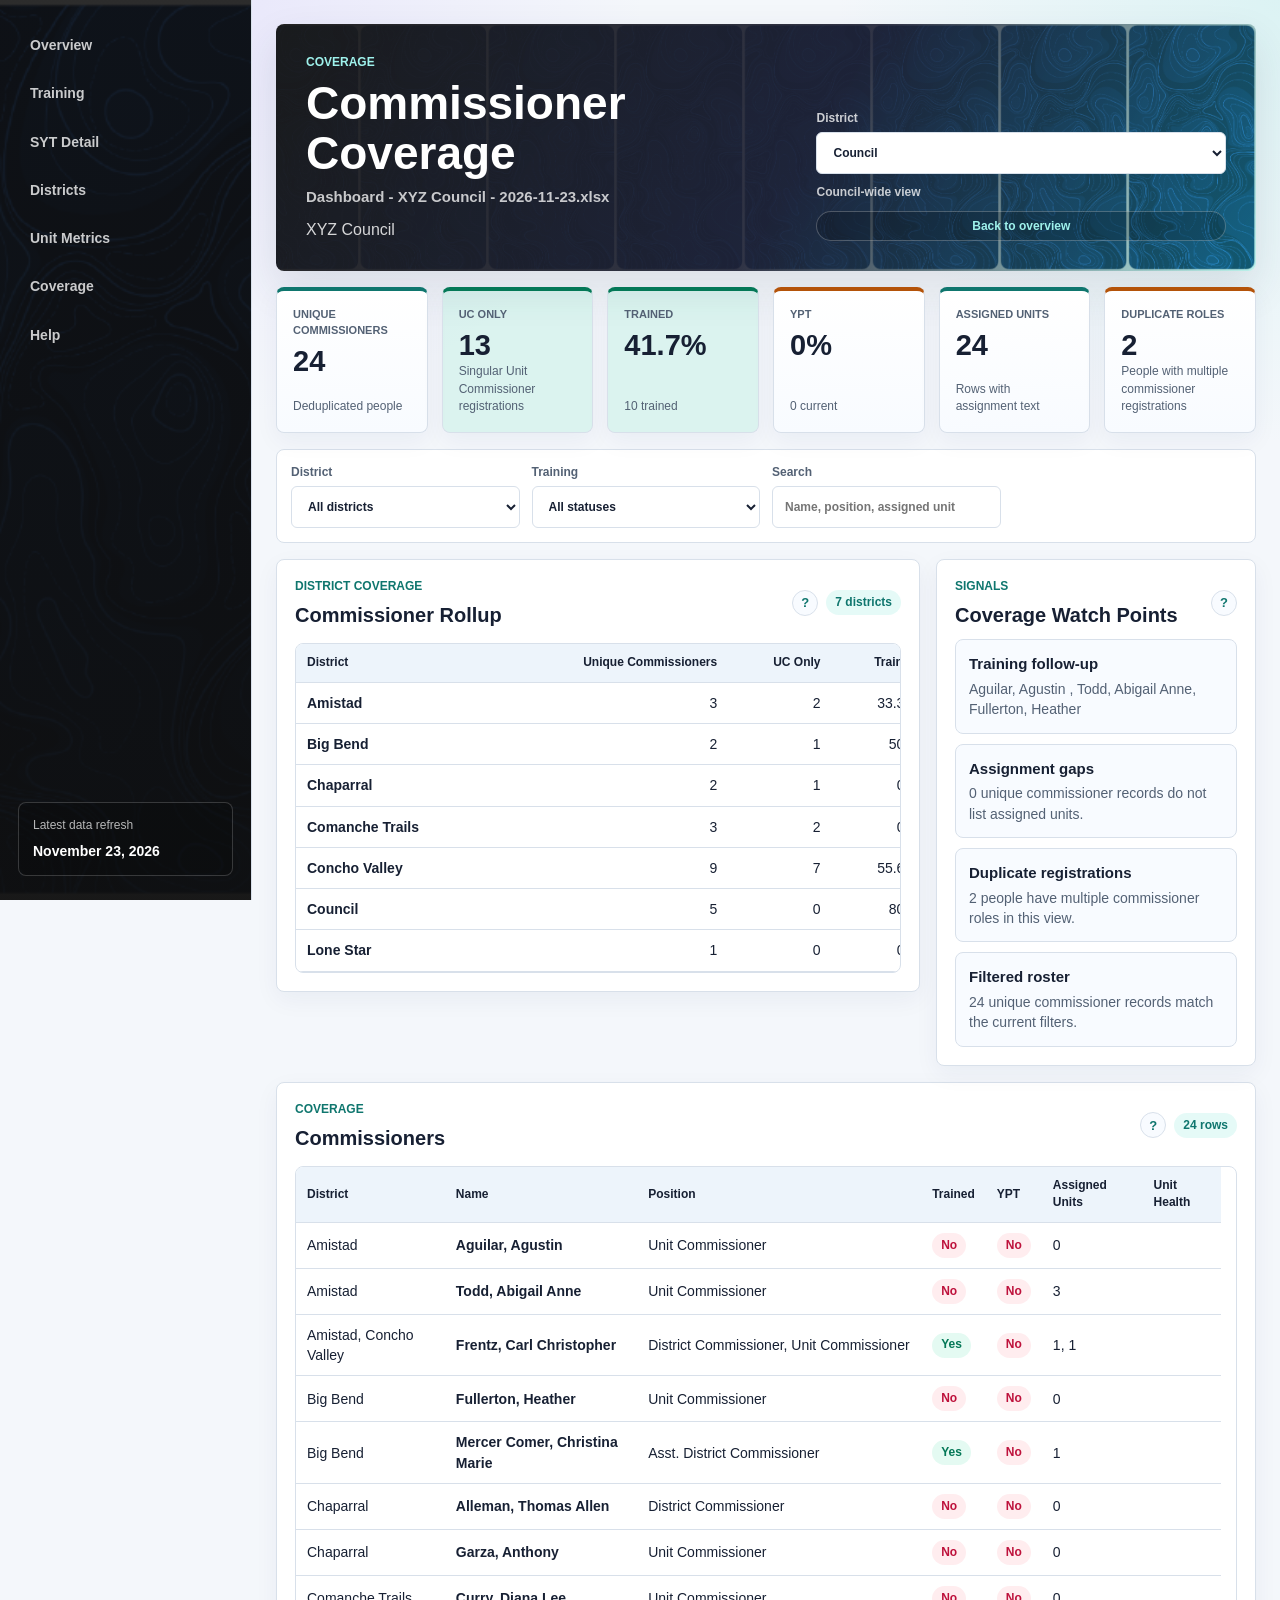
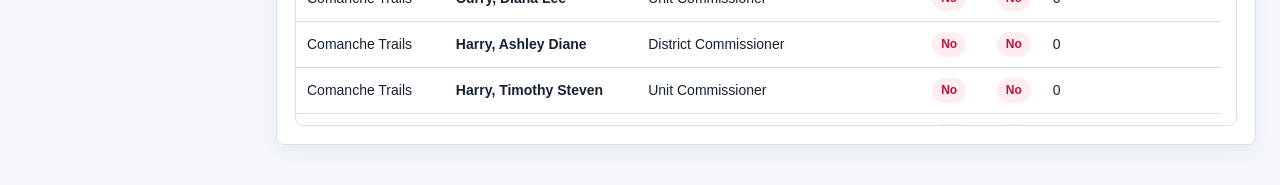
<file: commissioners.html>
<!doctype html>
<html lang="en">
<head>
  <meta charset="utf-8">
  <meta name="viewport" content="width=device-width, initial-scale=1">
  <title>XYZ Council - Commissioner Coverage</title>
  <link rel="stylesheet" href="assets/dashboard-20260824-iols-ready-v1.css">
</head>
<body>
  <div class="app-shell">
    <aside class="sidebar" aria-label="Council detail navigation">
      <nav>
        <a href="index.html">Overview</a>
        <a href="training.html">Training</a>
        <a href="syt.html">SYT Detail</a>
        <a href="membership.html">Districts</a>
        <a href="unit-metrics.html">Unit Metrics</a>
        <a href="commissioners.html">Coverage</a>
        <a href="help.html">Help</a>
      </nav>
      <div class="sidebar-note">
        <span>Latest data refresh</span>
        <strong>November 23, 2026</strong>
      </div>
    </aside>
    <main>
      <header class="hero">
        <div>
          <p class="eyebrow">Coverage</p>
          <h1>Commissioner Coverage <span class="title-data-date">Dashboard - XYZ Council - 2026-11-23.xlsx</span></h1>
          <p class="lede">XYZ Council</p>
        </div>
        <div class="hero-actions masthead-filters" aria-label="Dashboard filters">
          <label class="control"><span>District</span><select id="mastheadDistrictSelect"></select></label>
          <p class="filter-note" id="mastheadFilterNote">Council-wide view</p>
          <a class="detail-link hero-link" href="index.html">Back to overview</a>
        </div>
      </header>
      
      <section class="kpi-grid" id="coverageKpis" aria-label="Commissioner coverage metrics"></section>
      <section class="detail-toolbar" aria-label="Commissioner filters">
        <label class="control"><span>District</span><select id="districtSelect"></select></label>
        <label class="control"><span>Training</span><select id="trainedSelect"><option value="">All statuses</option><option value="yes">Trained</option><option value="no">Not trained</option></select></label>
        <label class="control search"><span>Search</span><input id="searchInput" type="search" placeholder="Name, position, assigned unit" autocomplete="off" autocapitalize="none" spellcheck="false"></label>
      </section>
      <section class="dashboard-grid">
        <section class="panel wide"><div class="panel-head"><div><p class="section-kicker">District coverage</p><h2>Commissioner Rollup</h2></div><div class="panel-actions"><span class="help-tip" tabindex="0" aria-label="Rollup groups deduplicated commissioner people by district. UC Only counts people registered only as Unit Commissioners, excluding ADC/DC or other duplicate-role registrations."><span aria-hidden="true">?</span><span class="help-bubble">Rollup groups deduplicated commissioner people by district. UC Only counts people registered only as Unit Commissioners, excluding ADC/DC or other duplicate-role registrations.</span></span><span class="count-pill" id="districtCount"></span></div></div><div class="table-wrap short"><table><thead><tr><th>District</th><th class="num">Unique Commissioners</th><th class="num">UC Only</th><th class="num">Trained</th><th class="num">YPT</th><th class="num">Assigned Units Listed</th></tr></thead><tbody id="rollupRows"></tbody></table></div></section>
        <section class="panel"><div class="panel-head compact"><div><p class="section-kicker">Signals</p><h2>Coverage Watch Points</h2></div><div class="panel-actions"><span class="help-tip" tabindex="0" aria-label="Highlights commissioner training and assignment gaps in the filtered coverage roster."><span aria-hidden="true">?</span><span class="help-bubble">Highlights commissioner training and assignment gaps in the filtered coverage roster.</span></span></div></div><div class="signal-list" id="signals"></div></section>
      </section>
      <section class="panel detail-table"><div class="panel-head"><div><p class="section-kicker">Coverage</p><h2>Commissioners</h2></div><div class="panel-actions"><span class="help-tip" tabindex="0" aria-label="Detail roster for commissioner coverage. Each row is one unique person; multiple commissioner registrations are combined into the Position field and flagged in Duplicate Roles."><span aria-hidden="true">?</span><span class="help-bubble">Detail roster for commissioner coverage. Each row is one unique person; multiple commissioner registrations are combined into the Position field and flagged in Duplicate Roles.</span></span><span class="count-pill" id="rowCount"></span></div></div><div class="table-wrap"><table><thead><tr><th>District</th><th>Name</th><th>Position</th><th>Trained</th><th>YPT</th><th>Assigned Units</th><th>Unit Health</th></tr></thead><tbody id="commissionerRows"></tbody></table></div></section>
    
    </main>
  </div>
  <script>window.COUNCIL_DATA = {"name":"XYZ Council","slug":"xyz-council","folder":"/Users/petersargent/Library/CloudStorage/GoogleDrive-peter@imetpetersargent.com/Shared drives/Other Council Metric Reports/XYZ Council","source":"/Users/petersargent/Library/CloudStorage/GoogleDrive-peter@imetpetersargent.com/Shared drives/Other Council Metric Reports/XYZ Council/Dashboard - XYZ Council - 2026-11-23.xlsx","source_name":"Dashboard - XYZ Council - 2026-11-23.xlsx","source_mtime":"2026-11-23T09:53:01","source_url":"https://1drv.ms/x/c/da89e4b29f338fb5/IQBCjhDDpG6bRrBu2JpWItWPAWLmqZPUC7kCabgwTKSwXcw?e=GKfmzH","unit_detail_source_url":null,"council":{"units":69.0,"members":1257.0,"last_year_members":1279.0,"yoy_delta":-22.0,"at_risk_units":54,"healthy_units":6,"commissioners":24,"unit_commissioners_only":13,"duplicate_commissioner_registrations":2,"syt_pct":0.9666182873730044,"pin_pct":null,"yoy_pct":-0.017200938232994525,"at_risk_rate":0.782608695652174,"healthy_rate":0.08695652173913043,"avg_metric":1.2131642512077294,"retention_rate":0.5607246376811594,"training_pct":0.40702835901480167,"status_counts":{"Needs Attention":5,"Monitor":1}},"districts":[{"district":"Amistad","district_label":"Amistad 02","units":24.0,"members":443.0,"last_year_members":473.0,"yoy_delta":-30.0,"yoy_pct":-0.06342494714587738,"year_end_2025":436.0,"year_end_delta":7.0,"year_end_pct":0.016055045871559634,"syt_pct":1.0,"pin_pct":null,"retention_rate":0.3108333333333333,"district_chair":null,"district_commissioner":"Carl Frentz","field_exec":null,"avg_metric":1.6666666666666667,"metric_0_2_rate":0.21,"metric_3_rate":1.0,"metric_4_5_rate":0.02,"ul_cc_trained_rate":0.125,"small_unit_rate":0.5,"membership_yoy_growth_rate":0.7083333333333334,"rank_advancement_rate":0.25,"outdoor_rate":0.08333333333333333,"training_pct":0.4110429447852761,"direct_contact_training_pct":0.4166666666666667,"at_risk_units":21,"healthy_units":2,"at_risk_rate":0.875,"healthy_rate":0.08333333333333333,"status":"Needs Attention"},{"district":"Big Bend","district_label":"Big Bend 04","units":2.0,"members":48.0,"last_year_members":45.0,"yoy_delta":3.0,"yoy_pct":0.06666666666666667,"year_end_2025":40.0,"year_end_delta":8.0,"year_end_pct":0.2,"syt_pct":1.0,"pin_pct":null,"retention_rate":0.78,"district_chair":"James Fry","district_commissioner":null,"field_exec":null,"avg_metric":0.16666666666666666,"metric_0_2_rate":1.0,"metric_3_rate":1.0,"metric_4_5_rate":0.0,"ul_cc_trained_rate":0.0,"small_unit_rate":0.041666666666666664,"membership_yoy_growth_rate":0.041666666666666664,"rank_advancement_rate":0.08333333333333333,"outdoor_rate":0.0,"training_pct":0.25806451612903225,"direct_contact_training_pct":0.3,"at_risk_units":1,"healthy_units":0,"at_risk_rate":0.5,"healthy_rate":0.0,"status":"Monitor"},{"district":"Chaparral","district_label":"Chaparral 06","units":13.0,"members":382.0,"last_year_members":354.0,"yoy_delta":28.0,"yoy_pct":0.07909604519774012,"year_end_2025":353.0,"year_end_delta":29.0,"year_end_pct":0.0821529745042493,"syt_pct":0.926829268292683,"pin_pct":null,"retention_rate":0.6053846153846154,"district_chair":null,"district_commissioner":"Thomas Alleman","field_exec":null,"avg_metric":0.9583333333333334,"metric_0_2_rate":0.11,"metric_3_rate":0.02,"metric_4_5_rate":0.0,"ul_cc_trained_rate":0.08333333333333333,"small_unit_rate":0.4166666666666667,"membership_yoy_growth_rate":0.2916666666666667,"rank_advancement_rate":0.16666666666666666,"outdoor_rate":0.0,"training_pct":0.2857142857142857,"direct_contact_training_pct":0.18604651162790697,"at_risk_units":11,"healthy_units":0,"at_risk_rate":0.8461538461538461,"healthy_rate":0.0,"status":"Needs Attention"},{"district":"Comanche Trails","district_label":"Comanche Trails 02","units":8.0,"members":149.0,"last_year_members":144.0,"yoy_delta":5.0,"yoy_pct":0.034722222222222224,"year_end_2025":122.0,"year_end_delta":27.0,"year_end_pct":0.22131147540983606,"syt_pct":0.8773584905660378,"pin_pct":null,"retention_rate":0.4575,"district_chair":null,"district_commissioner":"Ashley Harry","field_exec":null,"avg_metric":0.6666666666666666,"metric_0_2_rate":0.06,"metric_3_rate":1.0,"metric_4_5_rate":1.0,"ul_cc_trained_rate":0.08333333333333333,"small_unit_rate":0.16666666666666666,"membership_yoy_growth_rate":0.20833333333333334,"rank_advancement_rate":0.20833333333333334,"outdoor_rate":0.0,"training_pct":0.3508771929824561,"direct_contact_training_pct":0.3,"at_risk_units":6,"healthy_units":1,"at_risk_rate":0.75,"healthy_rate":0.125,"status":"Needs Attention"},{"district":"Concho Valley","district_label":"Concho Valley 03","units":18.0,"members":191.0,"last_year_members":179.0,"yoy_delta":12.0,"yoy_pct":0.0670391061452514,"year_end_2025":188.0,"year_end_delta":3.0,"year_end_pct":0.015957446808510637,"syt_pct":1.0,"pin_pct":null,"retention_rate":0.9022222222222223,"district_chair":"Samantha Lindsey","district_commissioner":null,"field_exec":null,"avg_metric":1.375,"metric_0_2_rate":0.12,"metric_3_rate":0.03,"metric_4_5_rate":0.03,"ul_cc_trained_rate":0.2916666666666667,"small_unit_rate":0.25,"membership_yoy_growth_rate":0.4166666666666667,"rank_advancement_rate":0.3333333333333333,"outdoor_rate":0.08333333333333333,"training_pct":0.5260115606936416,"direct_contact_training_pct":0.5,"at_risk_units":12,"healthy_units":3,"at_risk_rate":0.6666666666666666,"healthy_rate":0.16666666666666666,"status":"Needs Attention"},{"district":"Lone Star","district_label":"Lone Star 05","units":4.0,"members":44.0,"last_year_members":84.0,"yoy_delta":-40.0,"yoy_pct":-0.47619047619047616,"year_end_2025":78.0,"year_end_delta":-34.0,"year_end_pct":-0.4358974358974359,"syt_pct":1.0,"pin_pct":null,"retention_rate":0.475,"district_chair":null,"district_commissioner":"Anthony Miranda","field_exec":null,"avg_metric":0.20833333333333334,"metric_0_2_rate":0.03,"metric_3_rate":1.0,"metric_4_5_rate":0.0,"ul_cc_trained_rate":0.041666666666666664,"small_unit_rate":0.041666666666666664,"membership_yoy_growth_rate":0.0,"rank_advancement_rate":0.125,"outdoor_rate":0.0,"training_pct":0.42857142857142855,"direct_contact_training_pct":0.25,"at_risk_units":3,"healthy_units":0,"at_risk_rate":0.75,"healthy_rate":0.0,"status":"Needs Attention"}],"training":{"available":true,"dive":{"available":true,"council":{"district":"XYZ Council","district_label":"XYZ Council","all_scouters_pct":0.3979289940828402,"direct_contact_pct":0.35874439461883406,"all_scouters_count":null,"direct_contact_count":null},"districts":[{"district":"Amistad","district_label":"Amistad 02","all_scouters_pct":0.4110429447852761,"direct_contact_pct":0.4166666666666667,"all_scouters_count":163,"direct_contact_count":72},{"district":"Big Bend","district_label":"Big Bend 04","all_scouters_pct":0.25806451612903225,"direct_contact_pct":0.3,"all_scouters_count":31,"direct_contact_count":10},{"district":"Chaparral","district_label":"Chaparral 06","all_scouters_pct":0.2857142857142857,"direct_contact_pct":0.18604651162790697,"all_scouters_count":133,"direct_contact_count":43},{"district":"Comanche Trails","district_label":"Comanche Trails 02","all_scouters_pct":0.3508771929824561,"direct_contact_pct":0.3,"all_scouters_count":114,"direct_contact_count":30},{"district":"Concho Valley","district_label":"Concho Valley 03","all_scouters_pct":0.5260115606936416,"direct_contact_pct":0.5,"all_scouters_count":173,"direct_contact_count":52},{"district":"Lone Star","district_label":"Lone Star 05","all_scouters_pct":0.42857142857142855,"direct_contact_pct":0.25,"all_scouters_count":35,"direct_contact_count":16}],"cant_camp_available":false,"direct_contact_honor_roll":[{"district":"Amistad","unit":"Pack 2378 F"},{"district":"Amistad","unit":"Pack 2543 F"},{"district":"Amistad","unit":"Troop 2543 B"},{"district":"Chaparral","unit":"Pack 317 F"},{"district":"Concho Valley","unit":"Pack 36 F"},{"district":"Concho Valley","unit":"Post 1903"}],"all_scouters_honor_roll":[{"district":"Amistad","unit":"Pack 626 F"},{"district":"Amistad","unit":"Pack 2543 F"},{"district":"Amistad","unit":"Troop 626 B"},{"district":"Amistad","unit":"Troop 2543 B"},{"district":"Concho Valley","unit":"Post 1903"},{"district":"Lone Star","unit":"Troop 27 B"}],"no_baloo_packs":[],"cant_camp_troops":[]},"people":{"available":true,"total":676,"trained":269,"trained_pct":0.3979289940828402,"direct_contact":223,"direct_contact_trained":80,"direct_contact_trained_pct":0.35874439461883406,"districts":[{"district":"Big Bend","total":31,"trained":8,"trained_pct":0.25806451612903225,"direct_contact":10,"direct_contact_trained":3,"direct_contact_trained_pct":0.3},{"district":"Chaparral","total":133,"trained":38,"trained_pct":0.2857142857142857,"direct_contact":43,"direct_contact_trained":8,"direct_contact_trained_pct":0.18604651162790697},{"district":"Comanche Trails","total":114,"trained":40,"trained_pct":0.3508771929824561,"direct_contact":30,"direct_contact_trained":9,"direct_contact_trained_pct":0.3},{"district":"Council","total":27,"trained":10,"trained_pct":0.37037037037037035,"direct_contact":0,"direct_contact_trained":0,"direct_contact_trained_pct":null},{"district":"Amistad","total":163,"trained":67,"trained_pct":0.4110429447852761,"direct_contact":72,"direct_contact_trained":30,"direct_contact_trained_pct":0.4166666666666667},{"district":"Lone Star","total":35,"trained":15,"trained_pct":0.42857142857142855,"direct_contact":16,"direct_contact_trained":4,"direct_contact_trained_pct":0.25},{"district":"Concho Valley","total":173,"trained":91,"trained_pct":0.5260115606936416,"direct_contact":52,"direct_contact_trained":26,"direct_contact_trained_pct":0.5}],"rows":[{"district":"Council","unit":"","unit_type":"","name":"Alleman, Thomas Allen","position":"Council Executive Board Member","trained":false,"direct_contact":false,"mandatory_codes":"","classroom_codes":"H91","online_codes":"SCO_1000, SCO_1002, SCO_16001, SCO_16002, SCO_16003, SCO_16004, SCO_16005, SCO_16006, SCO_16007, SCO_16008, SCO_16009","syt_expires":"2027-02-05T00:00:00","hazardous_weather_expires":null,"baloo_expires":null,"iols_trained":false},{"district":"Council","unit":"","unit_type":"","name":"Baker, David Weldon","position":"Council Vice-President","trained":false,"direct_contact":false,"mandatory_codes":"SCO_1264","classroom_codes":"H109","online_codes":"SCO_1000, SCO_1002, SCO_16001, SCO_16002, SCO_16003, SCO_16004, SCO_16005, SCO_16006, SCO_16007, SCO_16008, SCO_16009, SCO_16010, SCO_16011","syt_expires":"2027-09-19T00:00:00","hazardous_weather_expires":null,"baloo_expires":null,"iols_trained":false},{"district":"Council","unit":"","unit_type":"","name":"Bergmann, Daniel Roy","position":"Council Executive Board Member","trained":true,"direct_contact":false,"mandatory_codes":"","classroom_codes":"","online_codes":"","syt_expires":"2027-08-26T00:00:00","hazardous_weather_expires":null,"baloo_expires":null,"iols_trained":false},{"district":"Council","unit":"","unit_type":"","name":"Bignall, Matthew Michael","position":"Merit Badge Counselor","trained":false,"direct_contact":false,"mandatory_codes":"","classroom_codes":"D76","online_codes":"SCO_486","syt_expires":"2027-11-16T00:00:00","hazardous_weather_expires":null,"baloo_expires":null,"iols_trained":false},{"district":"Council","unit":"","unit_type":"","name":"Brody, Patrick Steven","position":"Council Executive Board Member","trained":false,"direct_contact":false,"mandatory_codes":"","classroom_codes":"H91","online_codes":"SCO_1000, SCO_1002, SCO_16001, SCO_16002, SCO_16003, SCO_16004, SCO_16005, SCO_16006, SCO_16007, SCO_16008, SCO_16009","syt_expires":"2027-02-15T00:00:00","hazardous_weather_expires":null,"baloo_expires":null,"iols_trained":false},{"district":"Council","unit":"","unit_type":"","name":"Davis, Deborah ","position":"Merit Badge Counselor","trained":true,"direct_contact":false,"mandatory_codes":"","classroom_codes":"","online_codes":"","syt_expires":"2027-06-03T00:00:00","hazardous_weather_expires":null,"baloo_expires":null,"iols_trained":false},{"district":"Council","unit":"","unit_type":"","name":"Davis, Randy Michael","position":"Merit Badge Counselor","trained":true,"direct_contact":false,"mandatory_codes":"","classroom_codes":"","online_codes":"","syt_expires":"2026-12-03T00:00:00","hazardous_weather_expires":null,"baloo_expires":null,"iols_trained":false},{"district":"Council","unit":"","unit_type":"","name":"Franke, Kevin Thomas","position":"Merit Badge Counselor","trained":true,"direct_contact":false,"mandatory_codes":"","classroom_codes":"","online_codes":"","syt_expires":"2027-03-28T00:00:00","hazardous_weather_expires":null,"baloo_expires":null,"iols_trained":false},{"district":"Council","unit":"","unit_type":"","name":"Franke, Kevin Thomas","position":"Assistant Council Commissioner","trained":true,"direct_contact":false,"mandatory_codes":"","classroom_codes":"","online_codes":"","syt_expires":"2027-03-28T00:00:00","hazardous_weather_expires":null,"baloo_expires":null,"iols_trained":false},{"district":"Council","unit":"","unit_type":"","name":"Gillian, John Thomas","position":"Council Commissioner","trained":true,"direct_contact":false,"mandatory_codes":"","classroom_codes":"","online_codes":"","syt_expires":"2027-11-03T00:00:00","hazardous_weather_expires":null,"baloo_expires":null,"iols_trained":false},{"district":"Council","unit":"","unit_type":"","name":"Grimm, Kenneth ","position":"Council Executive Board Member","trained":false,"direct_contact":false,"mandatory_codes":"","classroom_codes":"H91","online_codes":"SCO_1000, SCO_1002, SCO_16001, SCO_16002, SCO_16003, SCO_16004, SCO_16005, SCO_16006, SCO_16007, SCO_16008, SCO_16009","syt_expires":"2026-12-07T00:00:00","hazardous_weather_expires":null,"baloo_expires":null,"iols_trained":false},{"district":"Council","unit":"","unit_type":"","name":"Harry, Steven Fred","position":"Council Executive Board Member","trained":false,"direct_contact":false,"mandatory_codes":"","classroom_codes":"H91","online_codes":"SCO_1000, SCO_1002, SCO_16001, SCO_16002, SCO_16003, SCO_16004, SCO_16005, SCO_16006, SCO_16007, SCO_16008, SCO_16009","syt_expires":"2027-03-29T00:00:00","hazardous_weather_expires":null,"baloo_expires":null,"iols_trained":false},{"district":"Council","unit":"","unit_type":"","name":"Houston, Bill ","position":"Council Commissioner","trained":true,"direct_contact":false,"mandatory_codes":"","classroom_codes":"","online_codes":"","syt_expires":"2027-11-14T00:00:00","hazardous_weather_expires":null,"baloo_expires":null,"iols_trained":false},{"district":"Council","unit":"","unit_type":"","name":"Houston, Bill ","position":"Merit Badge Counselor","trained":true,"direct_contact":false,"mandatory_codes":"","classroom_codes":"","online_codes":"","syt_expires":"2027-11-14T00:00:00","hazardous_weather_expires":null,"baloo_expires":null,"iols_trained":false},{"district":"Council","unit":"","unit_type":"","name":"Keese, Darrell Dwayne","position":"Council Executive Board Member","trained":false,"direct_contact":false,"mandatory_codes":"","classroom_codes":"H91","online_codes":"SCO_1000, SCO_1002, SCO_16001, SCO_16002, SCO_16003, SCO_16004, SCO_16005, SCO_16006, SCO_16007, SCO_16008, SCO_16009","syt_expires":"2027-10-21T00:00:00","hazardous_weather_expires":null,"baloo_expires":null,"iols_trained":false},{"district":"Council","unit":"","unit_type":"","name":"Lunsford, Donnie Lee","position":"Council Executive Board Member","trained":false,"direct_contact":false,"mandatory_codes":"","classroom_codes":"H91","online_codes":"SCO_16001, SCO_16002, SCO_16003, SCO_16004, SCO_16005, SCO_16006, SCO_16007, SCO_16008, SCO_16009","syt_expires":"2026-12-12T00:00:00","hazardous_weather_expires":null,"baloo_expires":null,"iols_trained":false},{"district":"Council","unit":"","unit_type":"","name":"Lunsford, Douglas Lance","position":"Roundtable Commissioner","trained":false,"direct_contact":false,"mandatory_codes":"","classroom_codes":"SCO_782, SCO_783, SCO_784, SCO_785, SCO_786, SCO_787, SCO_904","online_codes":"","syt_expires":"2027-04-07T00:00:00","hazardous_weather_expires":null,"baloo_expires":null,"iols_trained":false},{"district":"Council","unit":"","unit_type":"","name":"Mahler, Lisa Dennis","position":"Council Executive Board Member","trained":false,"direct_contact":false,"mandatory_codes":"","classroom_codes":"H91","online_codes":"SCO_16001, SCO_16002, SCO_16003, SCO_16004, SCO_16005, SCO_16006, SCO_16007, SCO_16008, SCO_16009","syt_expires":"2027-11-01T00:00:00","hazardous_weather_expires":null,"baloo_expires":null,"iols_trained":false},{"district":"Council","unit":"","unit_type":"","name":"Marston, David Douglas","position":"Council Executive Board Member","trained":false,"direct_contact":false,"mandatory_codes":"","classroom_codes":"H91","online_codes":"SCO_1000, SCO_1002, SCO_16001, SCO_16002, SCO_16003, SCO_16004, SCO_16005, SCO_16006, SCO_16007, SCO_16008, SCO_16009","syt_expires":"2027-04-21T00:00:00","hazardous_weather_expires":null,"baloo_expires":null,"iols_trained":false},{"district":"Council","unit":"","unit_type":"","name":"Orona, Robert Lee","position":"Council Executive Board Member","trained":false,"direct_contact":false,"mandatory_codes":"","classroom_codes":"H91","online_codes":"SCO_1000, SCO_1002, SCO_16001, SCO_16002, SCO_16003, SCO_16004, SCO_16005, SCO_16006, SCO_16007, SCO_16008, SCO_16009","syt_expires":"2027-09-24T00:00:00","hazardous_weather_expires":null,"baloo_expires":null,"iols_trained":false},{"district":"Council","unit":"","unit_type":"","name":"Pinson, Brandon Wade","position":"Council Executive Board Member","trained":false,"direct_contact":false,"mandatory_codes":"Y01","classroom_codes":"H91","online_codes":"SCO_1000, SCO_1002, SCO_16001, SCO_16002, SCO_16003, SCO_16004, SCO_16005, SCO_16006, SCO_16007, SCO_16008, SCO_16009","syt_expires":"2026-10-01T00:00:00","hazardous_weather_expires":null,"baloo_expires":null,"iols_trained":false},{"district":"Council","unit":"","unit_type":"","name":"Sloan, Mary Janet","position":"Merit Badge Counselor","trained":false,"direct_contact":false,"mandatory_codes":"","classroom_codes":"D76","online_codes":"SCO_471, SCO_472, SCO_474, SCO_486","syt_expires":"2027-02-11T00:00:00","hazardous_weather_expires":null,"baloo_expires":null,"iols_trained":false},{"district":"Council","unit":"","unit_type":"","name":"Strouhal, Paul Brian","position":"Council Executive Board Member","trained":false,"direct_contact":false,"mandatory_codes":"","classroom_codes":"H91","online_codes":"SCO_1000, SCO_1002, SCO_16001, SCO_16002, SCO_16003, SCO_16004, SCO_16005, SCO_16006, SCO_16007, SCO_16008, SCO_16009","syt_expires":"2027-07-24T00:00:00","hazardous_weather_expires":null,"baloo_expires":null,"iols_trained":false},{"district":"Council","unit":"","unit_type":"","name":"Terrill, Michael Burton","position":"Council President","trained":false,"direct_contact":false,"mandatory_codes":"SCO_1264","classroom_codes":"H109","online_codes":"SCO_1000, SCO_1002, SCO_16001, SCO_16002, SCO_16003, SCO_16004, SCO_16005, SCO_16006, SCO_16007, SCO_16008, SCO_16009, SCO_16010, SCO_16011","syt_expires":"2027-06-19T00:00:00","hazardous_weather_expires":null,"baloo_expires":null,"iols_trained":false},{"district":"Council","unit":"","unit_type":"","name":"Wagoner, Dan ","position":"Council Executive Board Member","trained":false,"direct_contact":false,"mandatory_codes":"","classroom_codes":"H91","online_codes":"SCO_1000, SCO_1002, SCO_16001, SCO_16002, SCO_16003, SCO_16004, SCO_16005, SCO_16006, SCO_16007, SCO_16008, SCO_16009","syt_expires":"2027-10-11T00:00:00","hazardous_weather_expires":null,"baloo_expires":null,"iols_trained":false},{"district":"Council","unit":"","unit_type":"","name":"Ward, Spencer Ryan","position":"Assistant Council Commissioner","trained":true,"direct_contact":false,"mandatory_codes":"","classroom_codes":"","online_codes":"","syt_expires":"2027-05-14T00:00:00","hazardous_weather_expires":null,"baloo_expires":null,"iols_trained":false},{"district":"Council","unit":"","unit_type":"","name":"Woodall, James Matthew","position":"Council Executive Board Member","trained":true,"direct_contact":false,"mandatory_codes":"","classroom_codes":"","online_codes":"","syt_expires":"2027-06-06T00:00:00","hazardous_weather_expires":null,"baloo_expires":null,"iols_trained":false},{"district":"Amistad","unit":"","unit_type":"","name":"Adam, Benjamin Jeffrey","position":"District Member-at-Large","trained":false,"direct_contact":false,"mandatory_codes":"","classroom_codes":"","online_codes":"SCO_1000, SCO_1002, SCO_1004, SCO_1005, SCO_1006, SCO_1007, SCO_11012, SCO_11013, SCO_11016, SCO_11017, SCO_11059, SCO_1109, SCO_11105, SCO_11106, SCO_11107, SCO_11108, SCO_1264, SCO_1502, SCO_1503, SCO_1504, SCO_1505, SCO_1508, SCO_1509, SCO_1510, SCO_607","syt_expires":"2027-06-13T00:00:00","hazardous_weather_expires":null,"baloo_expires":null,"iols_trained":false},{"district":"Amistad","unit":"","unit_type":"","name":"Aguilar, Agustin ","position":"Unit Commissioner","trained":false,"direct_contact":false,"mandatory_codes":"","classroom_codes":"D20","online_codes":"SCO_770, SCO_771, SCO_772, SCO_773, SCO_774, SCO_775, SCO_776, SCO_777, SCO_778, SCO_779, SCO_780, SCO_781","syt_expires":"2027-07-09T00:00:00","hazardous_weather_expires":null,"baloo_expires":null,"iols_trained":false},{"district":"Amistad","unit":"","unit_type":"","name":"Beltran, David Selvino","position":"District Member-at-Large","trained":false,"direct_contact":false,"mandatory_codes":"","classroom_codes":"","online_codes":"SCO_1000, SCO_1002, SCO_1004, SCO_1005, SCO_1006, SCO_1007, SCO_11012, SCO_11013, SCO_11016, SCO_11017, SCO_11059, SCO_1109, SCO_11105, SCO_11106, SCO_11107, SCO_11108, SCO_1264, SCO_1502, SCO_1503, SCO_1504, SCO_1505, SCO_1508, SCO_1509, SCO_1510, SCO_607","syt_expires":"2027-01-20T00:00:00","hazardous_weather_expires":null,"baloo_expires":null,"iols_trained":false},{"district":"Amistad","unit":"","unit_type":"","name":"Blackwell, Karen Dyer","position":"Merit Badge Counselor","trained":true,"direct_contact":false,"mandatory_codes":"","classroom_codes":"","online_codes":"","syt_expires":"2027-10-09T00:00:00","hazardous_weather_expires":null,"baloo_expires":null,"iols_trained":false},{"district":"Amistad","unit":"","unit_type":"","name":"Frentz, Carl Christopher","position":"District Commissioner","trained":true,"direct_contact":false,"mandatory_codes":"","classroom_codes":"","online_codes":"","syt_expires":"2027-05-18T00:00:00","hazardous_weather_expires":null,"baloo_expires":null,"iols_trained":false},{"district":"Amistad","unit":"","unit_type":"","name":"Jones, Vanessa Lynn","position":"Merit Badge Counselor","trained":true,"direct_contact":false,"mandatory_codes":"","classroom_codes":"","online_codes":"","syt_expires":"2027-10-22T00:00:00","hazardous_weather_expires":null,"baloo_expires":null,"iols_trained":false},{"district":"Amistad","unit":"","unit_type":"","name":"McElwain, James Hubert","position":"Merit Badge Counselor","trained":true,"direct_contact":false,"mandatory_codes":"","classroom_codes":"","online_codes":"","syt_expires":"2027-11-02T00:00:00","hazardous_weather_expires":null,"baloo_expires":null,"iols_trained":false},{"district":"Amistad","unit":"","unit_type":"","name":"Meyer, David Ray","position":"Merit Badge Counselor","trained":false,"direct_contact":false,"mandatory_codes":"","classroom_codes":"D76","online_codes":"SCO_471, SCO_472, SCO_474, SCO_486","syt_expires":"2027-06-21T00:00:00","hazardous_weather_expires":null,"baloo_expires":null,"iols_trained":false},{"district":"Amistad","unit":"","unit_type":"","name":"Palmer, Robin Anne","position":"District Committee Member","trained":false,"direct_contact":false,"mandatory_codes":"","classroom_codes":"D61","online_codes":"SCO_1002, SCO_1004, SCO_1005, SCO_1006, SCO_1007, SCO_11012, SCO_11013, SCO_11016, SCO_11017, SCO_11059, SCO_11107, SCO_11108, SCO_1264, SCO_1502, SCO_1503, SCO_1504, SCO_1508, SCO_1509, SCO_1510, SCO_607","syt_expires":"2027-03-15T00:00:00","hazardous_weather_expires":null,"baloo_expires":null,"iols_trained":false},{"district":"Amistad","unit":"","unit_type":"","name":"Shinaberry, John Adam","position":"Merit Badge Counselor","trained":false,"direct_contact":false,"mandatory_codes":"","classroom_codes":"D76","online_codes":"SCO_471, SCO_472, SCO_474, SCO_486","syt_expires":"2027-09-27T00:00:00","hazardous_weather_expires":null,"baloo_expires":null,"iols_trained":false},{"district":"Amistad","unit":"","unit_type":"","name":"Todd, Abigail Anne","position":"Unit Commissioner","trained":false,"direct_contact":false,"mandatory_codes":"","classroom_codes":"D20","online_codes":"SCO_770, SCO_771, SCO_772, SCO_773, SCO_774, SCO_775, SCO_776, SCO_777, SCO_778, SCO_779, SCO_780, SCO_781","syt_expires":"2027-09-02T00:00:00","hazardous_weather_expires":null,"baloo_expires":null,"iols_trained":false},{"district":"Amistad","unit":"Pack 95 F","unit_type":"Pack","name":"Beltran, David Selvino","position":"Committee Member","trained":false,"direct_contact":false,"mandatory_codes":"","classroom_codes":"C60","online_codes":"SCO_459","syt_expires":"2027-01-20T00:00:00","hazardous_weather_expires":null,"baloo_expires":null,"iols_trained":false},{"district":"Amistad","unit":"Pack 95 F","unit_type":"Pack","name":"Guerra, Lorenzo Alejandro","position":"Council Unit Representative","trained":false,"direct_contact":false,"mandatory_codes":"","classroom_codes":"D72","online_codes":"SCO_267, SCO_268, SCO_269, SCO_270","syt_expires":"2027-04-14T00:00:00","hazardous_weather_expires":null,"baloo_expires":null,"iols_trained":false},{"district":"Amistad","unit":"Pack 95 F","unit_type":"Pack","name":"Guerra, Santiago Emmanuel","position":"Assistant Cubmaster","trained":false,"direct_contact":true,"mandatory_codes":"","classroom_codes":"C40","online_codes":"SCO_450, SCO_451, SCO_453, SCO_454, SCO_457, SCO_458, SCO_460, SCO_461, SCO_462, SCO_463, SCO_464, SCO_465, SCO_466","syt_expires":"2027-02-16T00:00:00","hazardous_weather_expires":"SCO_800","baloo_expires":null,"iols_trained":false},{"district":"Amistad","unit":"Pack 95 F","unit_type":"Pack","name":"Larsen, Mathew Jacob","position":"Den Leader","trained":false,"direct_contact":true,"mandatory_codes":"SCO_800","classroom_codes":"C42","online_codes":"SCO_450, SCO_451, SCO_452, SCO_453, SCO_454, SCO_455, SCO_456, SCO_457, SCO_460, SCO_461, SCO_462, SCO_463, SCO_464, SCO_465, SCO_466","syt_expires":"2027-10-17T00:00:00","hazardous_weather_expires":"SCO_800","baloo_expires":null,"iols_trained":false},{"district":"Amistad","unit":"Pack 95 F","unit_type":"Pack","name":"Ponce, Francisco Ricardo","position":"Assistant Cubmaster","trained":false,"direct_contact":true,"mandatory_codes":"SCO_800","classroom_codes":"C40","online_codes":"SCO_450, SCO_451, SCO_453, SCO_454, SCO_457, SCO_458, SCO_460, SCO_461, SCO_462, SCO_463, SCO_464, SCO_465, SCO_466","syt_expires":"2027-06-11T00:00:00","hazardous_weather_expires":"SCO_800","baloo_expires":null,"iols_trained":false},{"district":"Amistad","unit":"Pack 95 F","unit_type":"Pack","name":"Ponce, Francisco Ricardo","position":"Cubmaster","trained":false,"direct_contact":true,"mandatory_codes":"SCO_800","classroom_codes":"C40","online_codes":"SCO_450, SCO_451, SCO_453, SCO_454, SCO_457, SCO_458, SCO_460, SCO_461, SCO_462, SCO_463, SCO_464, SCO_465, SCO_466","syt_expires":"2027-06-11T00:00:00","hazardous_weather_expires":"SCO_800","baloo_expires":null,"iols_trained":false},{"district":"Amistad","unit":"Pack 95 F","unit_type":"Pack","name":"Rios-Gutierrez, Angelica Amanda","position":"Den Leader","trained":false,"direct_contact":true,"mandatory_codes":"SCO_800","classroom_codes":"C42","online_codes":"SCO_450, SCO_451, SCO_452, SCO_453, SCO_454, SCO_455, SCO_456, SCO_457, SCO_460, SCO_461, SCO_462, SCO_463, SCO_464, SCO_465, SCO_466","syt_expires":"2027-09-05T00:00:00","hazardous_weather_expires":"SCO_800","baloo_expires":null,"iols_trained":false},{"district":"Amistad","unit":"Pack 95 F","unit_type":"Pack","name":"Rubalcaba, Andrew ","position":"Asst. Den Leader","trained":false,"direct_contact":true,"mandatory_codes":"SCO_800","classroom_codes":"C42","online_codes":"SCO_450, SCO_451, SCO_452, SCO_453, SCO_454, SCO_455, SCO_456, SCO_457, SCO_460, SCO_461, SCO_462, SCO_463, SCO_464, SCO_465, SCO_466","syt_expires":"2027-09-01T00:00:00","hazardous_weather_expires":"SCO_800","baloo_expires":null,"iols_trained":false},{"district":"Amistad","unit":"Pack 95 F","unit_type":"Pack","name":"Rubalcaba, Andrew ","position":"Den Leader","trained":false,"direct_contact":true,"mandatory_codes":"SCO_800","classroom_codes":"C42","online_codes":"SCO_450, SCO_451, SCO_452, SCO_453, SCO_454, SCO_455, SCO_456, SCO_457, SCO_460, SCO_461, SCO_462, SCO_463, SCO_464, SCO_465, SCO_466","syt_expires":"2027-09-01T00:00:00","hazardous_weather_expires":"SCO_800","baloo_expires":null,"iols_trained":false},{"district":"Amistad","unit":"Pack 202 F","unit_type":"Pack","name":"Guerra, Santiago Emmanuel","position":"Committee Member","trained":false,"direct_contact":false,"mandatory_codes":"","classroom_codes":"C60","online_codes":"SCO_450, SCO_451, SCO_454, SCO_459, SCO_460, SCO_461, SCO_462, SCO_463, SCO_466","syt_expires":"2027-02-16T00:00:00","hazardous_weather_expires":null,"baloo_expires":null,"iols_trained":false},{"district":"Amistad","unit":"Pack 202 F","unit_type":"Pack","name":"Pavlinski, Andrew Robert","position":"Cubmaster","trained":false,"direct_contact":true,"mandatory_codes":"SCO_800","classroom_codes":"C40","online_codes":"SCO_450, SCO_451, SCO_453, SCO_454, SCO_457, SCO_458, SCO_460, SCO_461, SCO_462, SCO_463, SCO_464, SCO_465, SCO_466","syt_expires":"2027-10-18T00:00:00","hazardous_weather_expires":"SCO_800","baloo_expires":null,"iols_trained":false},{"district":"Amistad","unit":"Pack 222 F","unit_type":"Pack","name":"Fleenor, James ","position":"Den Leader","trained":false,"direct_contact":true,"mandatory_codes":"SCO_800","classroom_codes":"C42","online_codes":"SCO_450, SCO_451, SCO_452, SCO_453, SCO_454, SCO_455, SCO_456, SCO_457, SCO_460, SCO_461, SCO_462, SCO_463, SCO_464, SCO_465, SCO_466","syt_expires":"2027-03-08T00:00:00","hazardous_weather_expires":"SCO_800","baloo_expires":null,"iols_trained":false},{"district":"Amistad","unit":"Pack 222 F","unit_type":"Pack","name":"Gomez, Alejandro ","position":"Asst. Den Leader","trained":true,"direct_contact":true,"mandatory_codes":"","classroom_codes":"","online_codes":"","syt_expires":"2027-07-19T00:00:00","hazardous_weather_expires":"SCO_800","baloo_expires":null,"iols_trained":false},{"district":"Amistad","unit":"Pack 222 F","unit_type":"Pack","name":"Martinez, Priscilla Andrea","position":"Committee Chair","trained":false,"direct_contact":false,"mandatory_codes":"","classroom_codes":"C60","online_codes":"SCO_450, SCO_451, SCO_453, SCO_454, SCO_459, SCO_460, SCO_461, SCO_462, SCO_463, SCO_465, SCO_466, SCO_467, SCO_468, SCO_469","syt_expires":"2027-03-26T00:00:00","hazardous_weather_expires":null,"baloo_expires":null,"iols_trained":false},{"district":"Amistad","unit":"Pack 222 F","unit_type":"Pack","name":"Overfelt, Joshua D","position":"Chartered Organization Rep.","trained":false,"direct_contact":false,"mandatory_codes":"","classroom_codes":"D72","online_codes":"SCO_267, SCO_268, SCO_269, SCO_270","syt_expires":"2027-06-23T00:00:00","hazardous_weather_expires":null,"baloo_expires":null,"iols_trained":false},{"district":"Amistad","unit":"Pack 222 F","unit_type":"Pack","name":"Rodriguez, Pat ","position":"Den Leader","trained":false,"direct_contact":true,"mandatory_codes":"SCO_800","classroom_codes":"C42","online_codes":"SCO_450, SCO_451, SCO_452, SCO_453, SCO_454, SCO_455, SCO_456, SCO_457, SCO_460, SCO_461, SCO_462, SCO_463, SCO_464, SCO_465, SCO_466","syt_expires":"2027-10-28T00:00:00","hazardous_weather_expires":"SCO_800","baloo_expires":null,"iols_trained":false},{"district":"Amistad","unit":"Pack 222 F","unit_type":"Pack","name":"Soto, Veronica Jo","position":"Committee Member","trained":false,"direct_contact":false,"mandatory_codes":"","classroom_codes":"C60","online_codes":"SCO_450, SCO_451, SCO_454, SCO_459, SCO_460, SCO_461, SCO_462, SCO_463, SCO_466","syt_expires":"2027-03-29T00:00:00","hazardous_weather_expires":null,"baloo_expires":null,"iols_trained":false},{"district":"Amistad","unit":"Pack 267 F","unit_type":"Pack","name":"Dingenary, Mary Falcon","position":"Den Leader","trained":false,"direct_contact":true,"mandatory_codes":"SCO_800","classroom_codes":"C42","online_codes":"SCO_450, SCO_451, SCO_452, SCO_453, SCO_454, SCO_455, SCO_456, SCO_457, SCO_460, SCO_461, SCO_463, SCO_464, SCO_465, SCO_466","syt_expires":"2027-03-13T00:00:00","hazardous_weather_expires":"SCO_800","baloo_expires":null,"iols_trained":false},{"district":"Amistad","unit":"Pack 267 F","unit_type":"Pack","name":"Guerra, Lorenzo Alejandro","position":"Council Unit Representative","trained":false,"direct_contact":false,"mandatory_codes":"","classroom_codes":"D72","online_codes":"SCO_267, SCO_268, SCO_269, SCO_270","syt_expires":"2027-04-14T00:00:00","hazardous_weather_expires":null,"baloo_expires":null,"iols_trained":false},{"district":"Amistad","unit":"Pack 267 F","unit_type":"Pack","name":"Guerra, Santiago Emmanuel","position":"Asst. Den Leader","trained":false,"direct_contact":true,"mandatory_codes":"","classroom_codes":"C42","online_codes":"SCO_450, SCO_451, SCO_452, SCO_453, SCO_454, SCO_455, SCO_456, SCO_457, SCO_460, SCO_461, SCO_462, SCO_463, SCO_464, SCO_465, SCO_466","syt_expires":"2027-02-16T00:00:00","hazardous_weather_expires":"SCO_800","baloo_expires":null,"iols_trained":false},{"district":"Amistad","unit":"Pack 267 F","unit_type":"Pack","name":"Mosqueda, Jennifer Diane","position":"Cubmaster","trained":true,"direct_contact":true,"mandatory_codes":"","classroom_codes":"","online_codes":"","syt_expires":"2027-03-04T00:00:00","hazardous_weather_expires":"SCO_800","baloo_expires":null,"iols_trained":false},{"district":"Amistad","unit":"Pack 280 F","unit_type":"Pack","name":"Blackwell, Karen Dyer","position":"Den Leader","trained":true,"direct_contact":true,"mandatory_codes":"","classroom_codes":"","online_codes":"","syt_expires":"2027-10-09T00:00:00","hazardous_weather_expires":"SCO_800","baloo_expires":null,"iols_trained":false},{"district":"Amistad","unit":"Pack 280 F","unit_type":"Pack","name":"Bowen, Shane ","position":"Den Leader","trained":false,"direct_contact":true,"mandatory_codes":"SCO_800","classroom_codes":"C42","online_codes":"SCO_450, SCO_451, SCO_452, SCO_453, SCO_454, SCO_455, SCO_456, SCO_457, SCO_460, SCO_461, SCO_462, SCO_463, SCO_464, SCO_465, SCO_466","syt_expires":"2027-10-13T00:00:00","hazardous_weather_expires":"SCO_800","baloo_expires":null,"iols_trained":false},{"district":"Amistad","unit":"Pack 280 F","unit_type":"Pack","name":"Cockroft, Brian ","position":"Committee Member","trained":false,"direct_contact":false,"mandatory_codes":"","classroom_codes":"C60","online_codes":"SCO_450, SCO_451, SCO_454, SCO_459, SCO_460, SCO_461, SCO_462, SCO_463, SCO_466","syt_expires":"2027-10-19T00:00:00","hazardous_weather_expires":null,"baloo_expires":null,"iols_trained":false},{"district":"Amistad","unit":"Pack 280 F","unit_type":"Pack","name":"Cockroft, Kristen ","position":"Committee Member","trained":false,"direct_contact":false,"mandatory_codes":"","classroom_codes":"C60","online_codes":"SCO_450, SCO_451, SCO_454, SCO_459, SCO_460, SCO_461, SCO_462, SCO_463, SCO_466","syt_expires":"2027-09-30T00:00:00","hazardous_weather_expires":null,"baloo_expires":null,"iols_trained":false},{"district":"Amistad","unit":"Pack 280 F","unit_type":"Pack","name":"Erb, Darren ","position":"Asst. Den Leader","trained":false,"direct_contact":true,"mandatory_codes":"SCO_800","classroom_codes":"C42","online_codes":"SCO_450, SCO_451, SCO_452, SCO_453, SCO_454, SCO_455, SCO_456, SCO_457, SCO_460, SCO_461, SCO_462, SCO_463, SCO_464, SCO_465, SCO_466","syt_expires":"2027-10-21T00:00:00","hazardous_weather_expires":"SCO_800","baloo_expires":null,"iols_trained":false},{"district":"Amistad","unit":"Pack 280 F","unit_type":"Pack","name":"Erb, Paula Nicole Nicole","position":"Committee Member","trained":false,"direct_contact":false,"mandatory_codes":"","classroom_codes":"C60","online_codes":"SCO_450, SCO_451, SCO_454, SCO_459, SCO_460, SCO_461, SCO_462, SCO_463, SCO_466","syt_expires":"2027-10-13T00:00:00","hazardous_weather_expires":null,"baloo_expires":null,"iols_trained":false},{"district":"Amistad","unit":"Pack 280 F","unit_type":"Pack","name":"Erb, Paula Nicole Nicole","position":"New Member Coordinator","trained":false,"direct_contact":false,"mandatory_codes":"","classroom_codes":"","online_codes":"SCO_535, SCO_536","syt_expires":"2027-10-13T00:00:00","hazardous_weather_expires":null,"baloo_expires":null,"iols_trained":false},{"district":"Amistad","unit":"Pack 280 F","unit_type":"Pack","name":"Guerra, Santiago Emmanuel","position":"Committee Member","trained":false,"direct_contact":false,"mandatory_codes":"","classroom_codes":"C60","online_codes":"SCO_450, SCO_451, SCO_454, SCO_459, SCO_460, SCO_461, SCO_462, SCO_463, SCO_466","syt_expires":"2027-02-16T00:00:00","hazardous_weather_expires":null,"baloo_expires":null,"iols_trained":false},{"district":"Amistad","unit":"Pack 280 F","unit_type":"Pack","name":"Guerra, Santiago Emmanuel","position":"Unit College Scouter Reserve","trained":true,"direct_contact":false,"mandatory_codes":"","classroom_codes":"","online_codes":"","syt_expires":"2027-02-16T00:00:00","hazardous_weather_expires":null,"baloo_expires":null,"iols_trained":false},{"district":"Amistad","unit":"Pack 280 F","unit_type":"Pack","name":"Lieber, Alicia Ann","position":"Committee Member","trained":false,"direct_contact":false,"mandatory_codes":"","classroom_codes":"C60","online_codes":"SCO_450, SCO_451, SCO_454, SCO_459, SCO_460, SCO_461, SCO_462, SCO_463, SCO_466","syt_expires":"2027-10-19T00:00:00","hazardous_weather_expires":null,"baloo_expires":null,"iols_trained":false},{"district":"Amistad","unit":"Pack 280 F","unit_type":"Pack","name":"Meyer, Angela M","position":"Committee Member","trained":false,"direct_contact":false,"mandatory_codes":"","classroom_codes":"C60","online_codes":"SCO_450, SCO_451, SCO_454, SCO_459, SCO_460, SCO_461, SCO_462, SCO_463, SCO_466","syt_expires":"2027-03-26T00:00:00","hazardous_weather_expires":null,"baloo_expires":null,"iols_trained":false},{"district":"Amistad","unit":"Pack 280 F","unit_type":"Pack","name":"Meyer, David Ray","position":"Chartered Organization Rep.","trained":false,"direct_contact":false,"mandatory_codes":"","classroom_codes":"D72","online_codes":"SCO_267, SCO_268, SCO_269, SCO_270","syt_expires":"2027-06-21T00:00:00","hazardous_weather_expires":null,"baloo_expires":null,"iols_trained":false},{"district":"Amistad","unit":"Pack 280 F","unit_type":"Pack","name":"Meyer, David Ray","position":"Committee Chair","trained":false,"direct_contact":false,"mandatory_codes":"","classroom_codes":"C60","online_codes":"SCO_459, SCO_460, SCO_461, SCO_462, SCO_463, SCO_466, SCO_468, SCO_469","syt_expires":"2027-06-21T00:00:00","hazardous_weather_expires":null,"baloo_expires":null,"iols_trained":false},{"district":"Amistad","unit":"Pack 280 F","unit_type":"Pack","name":"Meyer, David Ray","position":"Committee Member","trained":false,"direct_contact":false,"mandatory_codes":"","classroom_codes":"C60","online_codes":"SCO_459, SCO_460, SCO_461, SCO_462, SCO_463, SCO_466","syt_expires":"2027-06-21T00:00:00","hazardous_weather_expires":null,"baloo_expires":null,"iols_trained":false},{"district":"Amistad","unit":"Pack 280 F","unit_type":"Pack","name":"Shinaberry, Amber Joycelyn","position":"Den Leader","trained":false,"direct_contact":true,"mandatory_codes":"SCO_800","classroom_codes":"C42","online_codes":"SCO_450, SCO_451, SCO_452, SCO_453, SCO_454, SCO_455, SCO_456, SCO_457, SCO_460, SCO_461, SCO_463, SCO_464, SCO_465, SCO_466","syt_expires":"2027-08-24T00:00:00","hazardous_weather_expires":"SCO_800","baloo_expires":null,"iols_trained":false},{"district":"Amistad","unit":"Pack 280 F","unit_type":"Pack","name":"Shinaberry, John Adam","position":"Cubmaster","trained":true,"direct_contact":true,"mandatory_codes":"","classroom_codes":"","online_codes":"","syt_expires":"2027-09-27T00:00:00","hazardous_weather_expires":"SCO_800","baloo_expires":null,"iols_trained":false},{"district":"Amistad","unit":"Pack 401 F","unit_type":"Pack","name":"Guerra, Lorenzo Alejandro","position":"Council Unit Representative","trained":false,"direct_contact":false,"mandatory_codes":"","classroom_codes":"D72","online_codes":"SCO_267, SCO_268, SCO_269, SCO_270","syt_expires":"2027-04-14T00:00:00","hazardous_weather_expires":null,"baloo_expires":null,"iols_trained":false},{"district":"Amistad","unit":"Pack 401 F","unit_type":"Pack","name":"Guerra, Santiago Emmanuel","position":"Den Leader","trained":false,"direct_contact":true,"mandatory_codes":"","classroom_codes":"C42","online_codes":"SCO_450, SCO_451, SCO_452, SCO_453, SCO_454, SCO_455, SCO_456, SCO_457, SCO_460, SCO_461, SCO_462, SCO_463, SCO_464, SCO_465, SCO_466","syt_expires":"2027-02-16T00:00:00","hazardous_weather_expires":"SCO_800","baloo_expires":null,"iols_trained":false},{"district":"Amistad","unit":"Pack 401 F","unit_type":"Pack","name":"McGuire, Stacy M","position":"Asst. Den Leader","trained":true,"direct_contact":true,"mandatory_codes":"","classroom_codes":"","online_codes":"","syt_expires":"2027-05-31T00:00:00","hazardous_weather_expires":"SCO_800","baloo_expires":null,"iols_trained":false},{"district":"Amistad","unit":"Pack 401 F","unit_type":"Pack","name":"Muehlbrad, Vickie Louise","position":"Committee Member","trained":true,"direct_contact":false,"mandatory_codes":"","classroom_codes":"","online_codes":"","syt_expires":"2027-11-12T00:00:00","hazardous_weather_expires":null,"baloo_expires":null,"iols_trained":false},{"district":"Amistad","unit":"Pack 401 F","unit_type":"Pack","name":"Salazar, Mario ","position":"Cubmaster","trained":false,"direct_contact":true,"mandatory_codes":"","classroom_codes":"C40","online_codes":"SCO_458","syt_expires":"N/A","hazardous_weather_expires":"SCO_800","baloo_expires":null,"iols_trained":false},{"district":"Amistad","unit":"Pack 479 F","unit_type":"Pack","name":"Guerra, Lorenzo Alejandro","position":"Council Unit Representative","trained":false,"direct_contact":false,"mandatory_codes":"","classroom_codes":"D72","online_codes":"SCO_267, SCO_268, SCO_269, SCO_270","syt_expires":"2027-04-14T00:00:00","hazardous_weather_expires":null,"baloo_expires":null,"iols_trained":false},{"district":"Amistad","unit":"Pack 479 F","unit_type":"Pack","name":"McNamara, Frances ","position":"Asst. Den Leader","trained":false,"direct_contact":true,"mandatory_codes":"SCO_800","classroom_codes":"C42","online_codes":"SCO_450, SCO_451, SCO_452, SCO_453, SCO_454, SCO_455, SCO_456, SCO_457, SCO_460, SCO_461, SCO_462, SCO_463, SCO_464, SCO_465, SCO_466","syt_expires":"2026-11-30T00:00:00","hazardous_weather_expires":"SCO_800","baloo_expires":null,"iols_trained":false},{"district":"Amistad","unit":"Pack 626 F","unit_type":"Pack","name":"Garcia, Raymond C.","position":"Committee Member","trained":true,"direct_contact":false,"mandatory_codes":"","classroom_codes":"","online_codes":"","syt_expires":"2027-01-27T00:00:00","hazardous_weather_expires":null,"baloo_expires":null,"iols_trained":false},{"district":"Amistad","unit":"Pack 2111 F","unit_type":"Pack","name":"Guerra, Lorenzo Alejandro","position":"Chartered Organization Rep.","trained":false,"direct_contact":false,"mandatory_codes":"","classroom_codes":"D72","online_codes":"SCO_267, SCO_268, SCO_269, SCO_270","syt_expires":"2027-04-14T00:00:00","hazardous_weather_expires":null,"baloo_expires":null,"iols_trained":false},{"district":"Amistad","unit":"Pack 2111 F","unit_type":"Pack","name":"Guerra, Lorenzo Alejandro","position":"Committee Chair","trained":false,"direct_contact":false,"mandatory_codes":"","classroom_codes":"C60","online_codes":"SCO_450, SCO_451, SCO_453, SCO_454, SCO_459, SCO_460, SCO_461, SCO_463, SCO_465, SCO_466, SCO_467, SCO_468, SCO_469","syt_expires":"2027-04-14T00:00:00","hazardous_weather_expires":null,"baloo_expires":null,"iols_trained":false},{"district":"Amistad","unit":"Pack 2378 F","unit_type":"Pack","name":"Ford, Dustin ","position":"Cubmaster","trained":true,"direct_contact":true,"mandatory_codes":"","classroom_codes":"","online_codes":"","syt_expires":"2027-11-01T00:00:00","hazardous_weather_expires":"SCO_800","baloo_expires":null,"iols_trained":false},{"district":"Amistad","unit":"Pack 2378 F","unit_type":"Pack","name":"Guerra, Lorenzo Alejandro","position":"Council Unit Representative","trained":false,"direct_contact":false,"mandatory_codes":"","classroom_codes":"D72","online_codes":"SCO_267, SCO_268, SCO_269, SCO_270","syt_expires":"2027-04-14T00:00:00","hazardous_weather_expires":null,"baloo_expires":null,"iols_trained":false},{"district":"Amistad","unit":"Pack 2543 F","unit_type":"Pack","name":"Cruz, Victor ","position":"Den Leader","trained":true,"direct_contact":true,"mandatory_codes":"","classroom_codes":"","online_codes":"","syt_expires":"2027-09-15T00:00:00","hazardous_weather_expires":"SCO_800","baloo_expires":null,"iols_trained":false},{"district":"Amistad","unit":"Pack 2543 F","unit_type":"Pack","name":"Escobar, Bianca ","position":"Committee Member","trained":true,"direct_contact":false,"mandatory_codes":"","classroom_codes":"","online_codes":"","syt_expires":"2027-10-16T00:00:00","hazardous_weather_expires":null,"baloo_expires":null,"iols_trained":false},{"district":"Amistad","unit":"Pack 2543 F","unit_type":"Pack","name":"Frausto, Hector Felix","position":"Chartered Organization Rep.","trained":true,"direct_contact":false,"mandatory_codes":"","classroom_codes":"","online_codes":"","syt_expires":"2027-05-31T00:00:00","hazardous_weather_expires":null,"baloo_expires":null,"iols_trained":false},{"district":"Amistad","unit":"Pack 2543 F","unit_type":"Pack","name":"Gutierrez, Jorge Luis","position":"Assistant Cubmaster","trained":true,"direct_contact":true,"mandatory_codes":"","classroom_codes":"","online_codes":"","syt_expires":"2027-06-19T00:00:00","hazardous_weather_expires":"SCO_800","baloo_expires":null,"iols_trained":false},{"district":"Amistad","unit":"Pack 2543 F","unit_type":"Pack","name":"Landois, Olivia ","position":"Committee Member","trained":true,"direct_contact":false,"mandatory_codes":"","classroom_codes":"","online_codes":"","syt_expires":"2027-09-11T00:00:00","hazardous_weather_expires":null,"baloo_expires":null,"iols_trained":false},{"district":"Amistad","unit":"Pack 2543 F","unit_type":"Pack","name":"Landois, Osbaldo ","position":"Den Leader","trained":true,"direct_contact":true,"mandatory_codes":"","classroom_codes":"","online_codes":"","syt_expires":"2027-09-14T00:00:00","hazardous_weather_expires":"SCO_800","baloo_expires":null,"iols_trained":false},{"district":"Amistad","unit":"Pack 2543 F","unit_type":"Pack","name":"McFall, Dorothy ","position":"Committee Chair","trained":true,"direct_contact":false,"mandatory_codes":"","classroom_codes":"","online_codes":"","syt_expires":"2027-05-10T00:00:00","hazardous_weather_expires":null,"baloo_expires":null,"iols_trained":false},{"district":"Amistad","unit":"Pack 2543 F","unit_type":"Pack","name":"McFall, Theodore Patrick","position":"Cubmaster","trained":true,"direct_contact":true,"mandatory_codes":"","classroom_codes":"","online_codes":"","syt_expires":"2027-08-05T00:00:00","hazardous_weather_expires":"SCO_800","baloo_expires":null,"iols_trained":false},{"district":"Amistad","unit":"Pack 2543 F","unit_type":"Pack","name":"Rodriguez, Willie ","position":"Den Leader","trained":true,"direct_contact":true,"mandatory_codes":"","classroom_codes":"","online_codes":"","syt_expires":"2027-05-23T00:00:00","hazardous_weather_expires":"SCO_800","baloo_expires":null,"iols_trained":false},{"district":"Amistad","unit":"Pack 2543 F","unit_type":"Pack","name":"Rosas, Vanesa ","position":"Committee Member","trained":true,"direct_contact":false,"mandatory_codes":"","classroom_codes":"","online_codes":"","syt_expires":"2027-08-11T00:00:00","hazardous_weather_expires":null,"baloo_expires":null,"iols_trained":false},{"district":"Amistad","unit":"Pack 2543 F","unit_type":"Pack","name":"Vega, Jose ","position":"Unit Scouter Reserve","trained":true,"direct_contact":false,"mandatory_codes":"","classroom_codes":"","online_codes":"","syt_expires":"2027-09-10T00:00:00","hazardous_weather_expires":null,"baloo_expires":null,"iols_trained":false},{"district":"Amistad","unit":"Pack 8562 F","unit_type":"Pack","name":"Aranda, Maire Katherine Bolivar","position":"Den Leader","trained":false,"direct_contact":true,"mandatory_codes":"SCO_800","classroom_codes":"C42","online_codes":"SCO_450, SCO_451, SCO_452, SCO_453, SCO_454, SCO_455, SCO_456, SCO_457, SCO_460, SCO_461, SCO_462, SCO_463, SCO_464, SCO_465, SCO_466","syt_expires":"2027-03-24T00:00:00","hazardous_weather_expires":"SCO_800","baloo_expires":null,"iols_trained":false},{"district":"Amistad","unit":"Pack 8562 F","unit_type":"Pack","name":"Beltran, David Selvino","position":"Cubmaster","trained":true,"direct_contact":true,"mandatory_codes":"","classroom_codes":"","online_codes":"","syt_expires":"2027-01-20T00:00:00","hazardous_weather_expires":"SCO_800","baloo_expires":null,"iols_trained":false},{"district":"Amistad","unit":"Pack 8562 F","unit_type":"Pack","name":"Bolivar, Honorio Sionosa","position":"Unit Scouter Reserve","trained":true,"direct_contact":false,"mandatory_codes":"","classroom_codes":"","online_codes":"","syt_expires":"2027-04-02T00:00:00","hazardous_weather_expires":null,"baloo_expires":null,"iols_trained":false},{"district":"Amistad","unit":"Pack 8562 F","unit_type":"Pack","name":"Camarillo, Ruben Joshua","position":"Den Leader","trained":true,"direct_contact":true,"mandatory_codes":"","classroom_codes":"","online_codes":"","syt_expires":"2027-07-02T00:00:00","hazardous_weather_expires":"SCO_800","baloo_expires":null,"iols_trained":false},{"district":"Amistad","unit":"Pack 8562 F","unit_type":"Pack","name":"Flores, Melissa Araceli","position":"Committee Member","trained":false,"direct_contact":false,"mandatory_codes":"","classroom_codes":"C60","online_codes":"SCO_450, SCO_451, SCO_454, SCO_459, SCO_460, SCO_461, SCO_462, SCO_463, SCO_466","syt_expires":"2027-02-01T00:00:00","hazardous_weather_expires":null,"baloo_expires":null,"iols_trained":false},{"district":"Amistad","unit":"Pack 8562 F","unit_type":"Pack","name":"Gutierrez, Ricardo ","position":"Chartered Organization Rep.","trained":false,"direct_contact":false,"mandatory_codes":"","classroom_codes":"D72","online_codes":"SCO_267, SCO_268, SCO_269, SCO_270","syt_expires":"2027-11-11T00:00:00","hazardous_weather_expires":null,"baloo_expires":null,"iols_trained":false},{"district":"Amistad","unit":"Pack 8562 F","unit_type":"Pack","name":"Lozano, Jacqueline ","position":"Committee Member","trained":true,"direct_contact":false,"mandatory_codes":"","classroom_codes":"","online_codes":"","syt_expires":"2027-05-16T00:00:00","hazardous_weather_expires":null,"baloo_expires":null,"iols_trained":false},{"district":"Amistad","unit":"Pack 8562 F","unit_type":"Pack","name":"Perez, Jesus ","position":"Unit Scouter Reserve","trained":true,"direct_contact":false,"mandatory_codes":"","classroom_codes":"","online_codes":"","syt_expires":"2027-04-20T00:00:00","hazardous_weather_expires":null,"baloo_expires":null,"iols_trained":false},{"district":"Amistad","unit":"Post 920","unit_type":"Post","name":"Bernal, Sadee ","position":"Post - Explorer Post Associate Advisor","trained":false,"direct_contact":true,"mandatory_codes":"SCO_800","classroom_codes":"L01","online_codes":"","syt_expires":"2027-07-18T00:00:00","hazardous_weather_expires":"SCO_800","baloo_expires":null,"iols_trained":false},{"district":"Amistad","unit":"Post 920","unit_type":"Post","name":"Ceniceros, Abel ","position":"Post Committee Chair","trained":false,"direct_contact":false,"mandatory_codes":"","classroom_codes":"L01","online_codes":"SCO_303, SCO_306, SCO_308, SCO_315","syt_expires":"2027-07-20T00:00:00","hazardous_weather_expires":null,"baloo_expires":null,"iols_trained":false},{"district":"Amistad","unit":"Post 920","unit_type":"Post","name":"Conejo, Jose ","position":"Post - Explorer Post Associate Advisor","trained":false,"direct_contact":true,"mandatory_codes":"SCO_800","classroom_codes":"L01","online_codes":"SCO_1005, SCO_301, SCO_305, SCO_307, SCO_309, SCO_310, SCO_311, SCO_312, SCO_313, SCO_314, SCO_316, SCO_317","syt_expires":"2027-02-16T00:00:00","hazardous_weather_expires":"SCO_800","baloo_expires":null,"iols_trained":false},{"district":"Amistad","unit":"Post 920","unit_type":"Post","name":"Faria-Jimenez, Alex ","position":"Explorer Post Advisor","trained":false,"direct_contact":true,"mandatory_codes":"SCO_800","classroom_codes":"L01","online_codes":"","syt_expires":"2027-07-17T00:00:00","hazardous_weather_expires":"SCO_800","baloo_expires":null,"iols_trained":false},{"district":"Amistad","unit":"Post 920","unit_type":"Post","name":"Fry, Tessa ","position":"Post Committee Member","trained":true,"direct_contact":false,"mandatory_codes":"","classroom_codes":"","online_codes":"","syt_expires":"2027-10-19T00:00:00","hazardous_weather_expires":null,"baloo_expires":null,"iols_trained":false},{"district":"Amistad","unit":"Post 920","unit_type":"Post","name":"Inzunza, Estefania Escobedo","position":"Post - Explorer Post Associate Advisor","trained":true,"direct_contact":true,"mandatory_codes":"","classroom_codes":"","online_codes":"","syt_expires":"2027-04-20T00:00:00","hazardous_weather_expires":"SCO_800","baloo_expires":null,"iols_trained":false},{"district":"Amistad","unit":"Post 920","unit_type":"Post","name":"Lopez Juarez, Victor Erick","position":"Post Committee Member","trained":false,"direct_contact":false,"mandatory_codes":"","classroom_codes":"L01","online_codes":"SCO_303, SCO_306, SCO_308, SCO_315","syt_expires":"2027-07-17T00:00:00","hazardous_weather_expires":null,"baloo_expires":null,"iols_trained":false},{"district":"Amistad","unit":"Post 920","unit_type":"Post","name":"Oleus, Jean ","position":"Post - Explorer Post Associate Advisor","trained":true,"direct_contact":true,"mandatory_codes":"","classroom_codes":"","online_codes":"","syt_expires":"2027-07-22T00:00:00","hazardous_weather_expires":"SCO_800","baloo_expires":null,"iols_trained":false},{"district":"Amistad","unit":"Post 920","unit_type":"Post","name":"Renkema, Daniel ","position":"Post - Explorer Post Associate Advisor","trained":true,"direct_contact":true,"mandatory_codes":"","classroom_codes":"","online_codes":"","syt_expires":"2027-07-15T00:00:00","hazardous_weather_expires":"SCO_800","baloo_expires":null,"iols_trained":false},{"district":"Amistad","unit":"Post 920","unit_type":"Post","name":"Wade, Abdourahmane ","position":"Post - Explorer Post Associate Advisor","trained":false,"direct_contact":true,"mandatory_codes":"SCO_800","classroom_codes":"L01","online_codes":"","syt_expires":"2027-07-17T00:00:00","hazardous_weather_expires":"SCO_800","baloo_expires":null,"iols_trained":false},{"district":"Amistad","unit":"Post 921","unit_type":"Post","name":"Arellano, Julian ","position":"Post Committee Chair","trained":false,"direct_contact":false,"mandatory_codes":"","classroom_codes":"L01","online_codes":"SCO_303, SCO_306, SCO_307, SCO_308, SCO_309, SCO_310, SCO_311, SCO_312, SCO_314, SCO_315, SCO_316","syt_expires":"2027-02-23T00:00:00","hazardous_weather_expires":null,"baloo_expires":null,"iols_trained":false},{"district":"Amistad","unit":"Post 921","unit_type":"Post","name":"Castillo, Jorge Armando","position":"Post - Explorer Post Associate Advisor","trained":true,"direct_contact":true,"mandatory_codes":"","classroom_codes":"","online_codes":"","syt_expires":"2027-04-15T00:00:00","hazardous_weather_expires":"SCO_800","baloo_expires":null,"iols_trained":false},{"district":"Amistad","unit":"Post 921","unit_type":"Post","name":"Gaona De Leon, Kevin Armando","position":"Post - Explorer Post Associate Advisor","trained":false,"direct_contact":true,"mandatory_codes":"SCO_800","classroom_codes":"L01","online_codes":"SCO_307, SCO_312, SCO_317","syt_expires":"2027-09-25T00:00:00","hazardous_weather_expires":"SCO_800","baloo_expires":null,"iols_trained":false},{"district":"Amistad","unit":"Post 921","unit_type":"Post","name":"Guajardo, Matthew Alexis","position":"Post - Explorer Post Associate Advisor","trained":false,"direct_contact":true,"mandatory_codes":"","classroom_codes":"L01","online_codes":"SCO_311","syt_expires":"2027-04-24T00:00:00","hazardous_weather_expires":"SCO_800","baloo_expires":null,"iols_trained":false},{"district":"Amistad","unit":"Post 921","unit_type":"Post","name":"Ibanez, Joshua ","position":"Post - Explorer Post Associate Advisor","trained":true,"direct_contact":true,"mandatory_codes":"","classroom_codes":"","online_codes":"","syt_expires":"2027-04-23T00:00:00","hazardous_weather_expires":"SCO_800","baloo_expires":null,"iols_trained":false},{"district":"Amistad","unit":"Post 921","unit_type":"Post","name":"Lopez, Isis Deyanira","position":"Post - Explorer Post Associate Advisor","trained":false,"direct_contact":true,"mandatory_codes":"SCO_800","classroom_codes":"L01","online_codes":"SCO_1005, SCO_301, SCO_305, SCO_307, SCO_309, SCO_310, SCO_311, SCO_312, SCO_313, SCO_314, SCO_317","syt_expires":"2027-09-28T00:00:00","hazardous_weather_expires":"SCO_800","baloo_expires":null,"iols_trained":false},{"district":"Amistad","unit":"Post 921","unit_type":"Post","name":"Mendoza, Ivanna Miranda","position":"Post - Explorer Post Associate Advisor","trained":true,"direct_contact":true,"mandatory_codes":"","classroom_codes":"","online_codes":"","syt_expires":"2027-04-17T00:00:00","hazardous_weather_expires":"SCO_800","baloo_expires":null,"iols_trained":false},{"district":"Amistad","unit":"Post 921","unit_type":"Post","name":"Montejano, Valeria Abigail","position":"Post - Explorer Post Associate Advisor","trained":false,"direct_contact":true,"mandatory_codes":"SCO_800","classroom_codes":"L01","online_codes":"","syt_expires":"2027-09-27T00:00:00","hazardous_weather_expires":"SCO_800","baloo_expires":null,"iols_trained":false},{"district":"Amistad","unit":"Post 921","unit_type":"Post","name":"Polanco, Melody Amelia","position":"Explorer Post Advisor","trained":true,"direct_contact":true,"mandatory_codes":"","classroom_codes":"","online_codes":"","syt_expires":"N/A","hazardous_weather_expires":"SCO_800","baloo_expires":null,"iols_trained":false},{"district":"Amistad","unit":"Post 921","unit_type":"Post","name":"Trevino, Gabriela ","position":"Explorer Post Advisor","trained":true,"direct_contact":true,"mandatory_codes":"","classroom_codes":"","online_codes":"","syt_expires":"2027-09-22T00:00:00","hazardous_weather_expires":"SCO_800","baloo_expires":null,"iols_trained":false},{"district":"Amistad","unit":"Post 921","unit_type":"Post","name":"Tuquinahui, Lupe Margarita","position":"Post - Explorer Post Associate Advisor","trained":false,"direct_contact":true,"mandatory_codes":"SCO_800","classroom_codes":"L01","online_codes":"","syt_expires":"2027-09-25T00:00:00","hazardous_weather_expires":"SCO_800","baloo_expires":null,"iols_trained":false},{"district":"Amistad","unit":"Post 925","unit_type":"Post","name":"Campos, Michael ","position":"Post - Explorer Post Associate Advisor","trained":false,"direct_contact":true,"mandatory_codes":"SCO_800","classroom_codes":"L01","online_codes":"SCO_307, SCO_317","syt_expires":"2027-02-24T00:00:00","hazardous_weather_expires":"SCO_800","baloo_expires":null,"iols_trained":false},{"district":"Amistad","unit":"Post 925","unit_type":"Post","name":"Cazares, Martin ","position":"Post Committee Member","trained":false,"direct_contact":false,"mandatory_codes":"","classroom_codes":"L01","online_codes":"SCO_303, SCO_306, SCO_307, SCO_308, SCO_309, SCO_310, SCO_311, SCO_312, SCO_314, SCO_315, SCO_316","syt_expires":"2027-04-30T00:00:00","hazardous_weather_expires":null,"baloo_expires":null,"iols_trained":false},{"district":"Amistad","unit":"Post 925","unit_type":"Post","name":"Conejo, Jose ","position":"Post - Explorer Post Associate Advisor","trained":false,"direct_contact":true,"mandatory_codes":"SCO_800","classroom_codes":"L01","online_codes":"SCO_1005, SCO_301, SCO_305, SCO_307, SCO_309, SCO_310, SCO_311, SCO_312, SCO_313, SCO_314, SCO_316, SCO_317","syt_expires":"2027-02-16T00:00:00","hazardous_weather_expires":"SCO_800","baloo_expires":null,"iols_trained":false},{"district":"Amistad","unit":"Post 925","unit_type":"Post","name":"Hernandez, Guillermo Alfonso","position":"Post - Explorer Post Associate Advisor","trained":false,"direct_contact":true,"mandatory_codes":"SCO_800","classroom_codes":"L01","online_codes":"SCO_1005, SCO_301, SCO_305, SCO_307, SCO_309, SCO_310, SCO_311, SCO_312, SCO_313, SCO_314, SCO_316, SCO_317","syt_expires":"2027-02-14T00:00:00","hazardous_weather_expires":"SCO_800","baloo_expires":null,"iols_trained":false},{"district":"Amistad","unit":"Post 925","unit_type":"Post","name":"Inzunza, Estefania Escobedo","position":"Explorer Post Advisor","trained":true,"direct_contact":true,"mandatory_codes":"","classroom_codes":"","online_codes":"","syt_expires":"2027-04-20T00:00:00","hazardous_weather_expires":"SCO_800","baloo_expires":null,"iols_trained":false},{"district":"Amistad","unit":"Post 925","unit_type":"Post","name":"Lazo, Carlos Alfredo Alfredo","position":"Post - Explorer Post Associate Advisor","trained":true,"direct_contact":true,"mandatory_codes":"","classroom_codes":"","online_codes":"","syt_expires":"2027-11-22T00:00:00","hazardous_weather_expires":"SCO_800","baloo_expires":null,"iols_trained":false},{"district":"Amistad","unit":"Post 925","unit_type":"Post","name":"Losoya, Jacob Rey","position":"Post Committee Chair","trained":false,"direct_contact":false,"mandatory_codes":"","classroom_codes":"L01","online_codes":"SCO_303, SCO_306, SCO_307, SCO_308, SCO_309, SCO_310, SCO_311, SCO_312, SCO_314, SCO_315, SCO_316","syt_expires":"2027-05-20T00:00:00","hazardous_weather_expires":null,"baloo_expires":null,"iols_trained":false},{"district":"Amistad","unit":"Post 925","unit_type":"Post","name":"Snider, Julianna ","position":"Post Committee Member","trained":false,"direct_contact":false,"mandatory_codes":"","classroom_codes":"L01","online_codes":"SCO_303, SCO_306, SCO_307, SCO_308, SCO_309, SCO_310, SCO_311, SCO_312, SCO_314, SCO_315, SCO_316","syt_expires":"2027-07-24T00:00:00","hazardous_weather_expires":null,"baloo_expires":null,"iols_trained":false},{"district":"Amistad","unit":"Post 925","unit_type":"Post","name":"Teague, Justin Andrew","position":"Post - Explorer Post Associate Advisor","trained":true,"direct_contact":true,"mandatory_codes":"","classroom_codes":"","online_codes":"","syt_expires":"2027-02-14T00:00:00","hazardous_weather_expires":"SCO_800","baloo_expires":null,"iols_trained":false},{"district":"Amistad","unit":"Post 927","unit_type":"Post","name":"Dritschel, Ryan ","position":"Post - Explorer Post Associate Advisor","trained":false,"direct_contact":true,"mandatory_codes":"SCO_800","classroom_codes":"L01","online_codes":"SCO_1005, SCO_301, SCO_305, SCO_307, SCO_309, SCO_310, SCO_311, SCO_312, SCO_313, SCO_314, SCO_316, SCO_317","syt_expires":"2027-11-12T00:00:00","hazardous_weather_expires":"SCO_800","baloo_expires":null,"iols_trained":false},{"district":"Amistad","unit":"Post 927","unit_type":"Post","name":"Joy, David ","position":"Explorer Post Advisor","trained":false,"direct_contact":true,"mandatory_codes":"SCO_800","classroom_codes":"L01","online_codes":"SCO_1005, SCO_301, SCO_305, SCO_307, SCO_309, SCO_310, SCO_311, SCO_312, SCO_313, SCO_314, SCO_316, SCO_317","syt_expires":"2027-11-11T00:00:00","hazardous_weather_expires":"SCO_800","baloo_expires":null,"iols_trained":false},{"district":"Amistad","unit":"Post 2302","unit_type":"Post","name":"Acosta, Raquel ","position":"Post Committee Chair","trained":false,"direct_contact":false,"mandatory_codes":"","classroom_codes":"L01","online_codes":"SCO_303, SCO_306, SCO_307, SCO_308, SCO_309, SCO_310, SCO_311, SCO_312, SCO_314, SCO_315, SCO_316","syt_expires":"2027-06-23T00:00:00","hazardous_weather_expires":null,"baloo_expires":null,"iols_trained":false},{"district":"Amistad","unit":"Post 2302","unit_type":"Post","name":"Galindo, Yvette ","position":"Post Committee Member","trained":false,"direct_contact":false,"mandatory_codes":"","classroom_codes":"L01","online_codes":"SCO_303, SCO_306, SCO_307, SCO_308, SCO_309, SCO_310, SCO_311, SCO_312, SCO_314, SCO_315, SCO_316","syt_expires":"2027-07-08T00:00:00","hazardous_weather_expires":null,"baloo_expires":null,"iols_trained":false},{"district":"Amistad","unit":"Post 2302","unit_type":"Post","name":"Hernandez, Jorge Alberto","position":"Post Committee Member","trained":false,"direct_contact":false,"mandatory_codes":"","classroom_codes":"L01","online_codes":"SCO_303, SCO_306, SCO_307, SCO_308, SCO_309, SCO_310, SCO_311, SCO_312, SCO_314, SCO_315, SCO_316","syt_expires":"2027-07-01T00:00:00","hazardous_weather_expires":null,"baloo_expires":null,"iols_trained":false},{"district":"Amistad","unit":"Post 2303","unit_type":"Post","name":"Figueroa Molina, Kenny Xavier","position":"Post Committee Member","trained":false,"direct_contact":false,"mandatory_codes":"","classroom_codes":"L01","online_codes":"SCO_303, SCO_306, SCO_307, SCO_308, SCO_309, SCO_310, SCO_311, SCO_312, SCO_314, SCO_315, SCO_316","syt_expires":"2027-07-09T00:00:00","hazardous_weather_expires":null,"baloo_expires":null,"iols_trained":false},{"district":"Amistad","unit":"Post 2303","unit_type":"Post","name":"Garza, Jesus Humberto","position":"Explorer Post Advisor","trained":false,"direct_contact":true,"mandatory_codes":"SCO_800","classroom_codes":"L01","online_codes":"","syt_expires":"2027-07-09T00:00:00","hazardous_weather_expires":"SCO_800","baloo_expires":null,"iols_trained":false},{"district":"Amistad","unit":"Post 2303","unit_type":"Post","name":"Gomez, Edgar Israel","position":"Post Committee Chair","trained":false,"direct_contact":false,"mandatory_codes":"","classroom_codes":"L01","online_codes":"SCO_303, SCO_306, SCO_307, SCO_308, SCO_309, SCO_310, SCO_311, SCO_312, SCO_314, SCO_315, SCO_316","syt_expires":"2027-08-10T00:00:00","hazardous_weather_expires":null,"baloo_expires":null,"iols_trained":false},{"district":"Amistad","unit":"Post 2303","unit_type":"Post","name":"Guerra, Lorenzo Alejandro","position":"Post Committee Member","trained":false,"direct_contact":false,"mandatory_codes":"","classroom_codes":"L01","online_codes":"SCO_303, SCO_306, SCO_308, SCO_309, SCO_311, SCO_312, SCO_314, SCO_315, SCO_316","syt_expires":"2027-04-14T00:00:00","hazardous_weather_expires":null,"baloo_expires":null,"iols_trained":false},{"district":"Amistad","unit":"Troop 255 B","unit_type":"Troop","name":"Alderete, Julia Carolina","position":"Unit Scouter Reserve","trained":true,"direct_contact":false,"mandatory_codes":"","classroom_codes":"","online_codes":"","syt_expires":"2026-12-26T00:00:00","hazardous_weather_expires":null,"baloo_expires":null,"iols_trained":false},{"district":"Amistad","unit":"Troop 255 B","unit_type":"Troop","name":"Alderete, Ricardo ","position":"Unit Scouter Reserve","trained":true,"direct_contact":false,"mandatory_codes":"","classroom_codes":"","online_codes":"","syt_expires":"2026-12-26T00:00:00","hazardous_weather_expires":null,"baloo_expires":null,"iols_trained":false},{"district":"Amistad","unit":"Troop 255 B","unit_type":"Troop","name":"Blackwell, Karen Dyer","position":"Committee Member","trained":true,"direct_contact":false,"mandatory_codes":"","classroom_codes":"","online_codes":"","syt_expires":"2027-10-09T00:00:00","hazardous_weather_expires":null,"baloo_expires":null,"iols_trained":false},{"district":"Amistad","unit":"Troop 255 B","unit_type":"Troop","name":"Blackwell, Karen Dyer","position":"Unit Scouter Reserve","trained":true,"direct_contact":false,"mandatory_codes":"","classroom_codes":"","online_codes":"","syt_expires":"2027-10-09T00:00:00","hazardous_weather_expires":null,"baloo_expires":null,"iols_trained":false},{"district":"Amistad","unit":"Troop 255 B","unit_type":"Troop","name":"Casas Ortiz, Sebastian ","position":"Unit College Scouter Reserve","trained":true,"direct_contact":false,"mandatory_codes":"","classroom_codes":"","online_codes":"","syt_expires":"2026-11-23T00:00:00","hazardous_weather_expires":null,"baloo_expires":null,"iols_trained":false},{"district":"Amistad","unit":"Troop 255 B","unit_type":"Troop","name":"Davis, Deborah ","position":"Committee Member","trained":false,"direct_contact":false,"mandatory_codes":"","classroom_codes":"WS10","online_codes":"SCO_473, SCO_476, SCO_481, SCO_485","syt_expires":"2027-06-03T00:00:00","hazardous_weather_expires":null,"baloo_expires":null,"iols_trained":false},{"district":"Amistad","unit":"Troop 255 B","unit_type":"Troop","name":"Davis, Randy Michael","position":"Assistant Scoutmaster","trained":true,"direct_contact":true,"mandatory_codes":"","classroom_codes":"","online_codes":"","syt_expires":"2026-12-03T00:00:00","hazardous_weather_expires":"SCO_800","baloo_expires":null,"iols_trained":true},{"district":"Amistad","unit":"Troop 255 B","unit_type":"Troop","name":"Davis, Zachary Wayne","position":"Assistant Scoutmaster","trained":true,"direct_contact":true,"mandatory_codes":"","classroom_codes":"","online_codes":"","syt_expires":"2026-12-03T00:00:00","hazardous_weather_expires":"SCO_800","baloo_expires":null,"iols_trained":true},{"district":"Amistad","unit":"Troop 255 B","unit_type":"Troop","name":"Guerra, Santiago Emmanuel","position":"Unit College Scouter Reserve","trained":true,"direct_contact":false,"mandatory_codes":"","classroom_codes":"","online_codes":"","syt_expires":"2027-02-16T00:00:00","hazardous_weather_expires":null,"baloo_expires":null,"iols_trained":false},{"district":"Amistad","unit":"Troop 255 B","unit_type":"Troop","name":"Jones, Vanessa Lynn","position":"Committee Chair","trained":true,"direct_contact":false,"mandatory_codes":"","classroom_codes":"","online_codes":"","syt_expires":"2027-10-22T00:00:00","hazardous_weather_expires":null,"baloo_expires":null,"iols_trained":false},{"district":"Amistad","unit":"Troop 255 B","unit_type":"Troop","name":"Klasen, Gloria Irene","position":"Committee Member","trained":false,"direct_contact":false,"mandatory_codes":"","classroom_codes":"WS10","online_codes":"SCO_471, SCO_472, SCO_473, SCO_474, SCO_476, SCO_481, SCO_482, SCO_485","syt_expires":"2026-12-03T00:00:00","hazardous_weather_expires":null,"baloo_expires":null,"iols_trained":false},{"district":"Amistad","unit":"Troop 255 B","unit_type":"Troop","name":"Klasen, Gloria Irene","position":"Chartered Organization Rep.","trained":true,"direct_contact":false,"mandatory_codes":"","classroom_codes":"","online_codes":"","syt_expires":"2026-12-03T00:00:00","hazardous_weather_expires":null,"baloo_expires":null,"iols_trained":false},{"district":"Amistad","unit":"Troop 255 B","unit_type":"Troop","name":"Meyer, David Ray","position":"Scoutmaster","trained":false,"direct_contact":true,"mandatory_codes":"","classroom_codes":"S24","online_codes":"SCO_471, SCO_472, SCO_473, SCO_474, SCO_475, SCO_476, SCO_477, SCO_478, SCO_479, SCO_480, SCO_481, SCO_482, SCO_484, SCO_485","syt_expires":"2027-06-21T00:00:00","hazardous_weather_expires":"SCO_800","baloo_expires":null,"iols_trained":true},{"district":"Amistad","unit":"Troop 255 B","unit_type":"Troop","name":"Shinaberry, John Adam","position":"Assistant Scoutmaster","trained":false,"direct_contact":true,"mandatory_codes":"S11","classroom_codes":"S24","online_codes":"SCO_471, SCO_472, SCO_473, SCO_474, SCO_475, SCO_476, SCO_477, SCO_478, SCO_479, SCO_480, SCO_481, SCO_482, SCO_484, SCO_485","syt_expires":"2027-09-27T00:00:00","hazardous_weather_expires":"SCO_800","baloo_expires":null,"iols_trained":false},{"district":"Amistad","unit":"Troop 255 B","unit_type":"Troop","name":"Taylor, Joaquin ","position":"Unit College Scouter Reserve","trained":true,"direct_contact":false,"mandatory_codes":"","classroom_codes":"","online_codes":"","syt_expires":"2027-10-03T00:00:00","hazardous_weather_expires":null,"baloo_expires":null,"iols_trained":false},{"district":"Amistad","unit":"Troop 288 B","unit_type":"Troop","name":"Aguilar, Agustin ","position":"Assistant Scoutmaster","trained":false,"direct_contact":true,"mandatory_codes":"S11, SCO_800","classroom_codes":"S24","online_codes":"SCO_471, SCO_472, SCO_473, SCO_474, SCO_475, SCO_476, SCO_477, SCO_478, SCO_479, SCO_480, SCO_481, SCO_482, SCO_484, SCO_485","syt_expires":"2027-07-09T00:00:00","hazardous_weather_expires":"SCO_800","baloo_expires":null,"iols_trained":false},{"district":"Amistad","unit":"Troop 288 B","unit_type":"Troop","name":"Alamillo, Dalivov ","position":"Committee Member","trained":false,"direct_contact":false,"mandatory_codes":"","classroom_codes":"WS10","online_codes":"SCO_471, SCO_472, SCO_473, SCO_474, SCO_476, SCO_481, SCO_482, SCO_485","syt_expires":"2026-11-26T00:00:00","hazardous_weather_expires":null,"baloo_expires":null,"iols_trained":false},{"district":"Amistad","unit":"Troop 288 B","unit_type":"Troop","name":"Flores, Javier ","position":"Scoutmaster","trained":false,"direct_contact":true,"mandatory_codes":"S11","classroom_codes":"S24","online_codes":"SCO_471, SCO_473, SCO_474, SCO_475, SCO_476, SCO_477, SCO_478, SCO_482, SCO_485","syt_expires":"2027-03-20T00:00:00","hazardous_weather_expires":"SCO_800","baloo_expires":null,"iols_trained":false},{"district":"Amistad","unit":"Troop 479 B","unit_type":"Troop","name":"Alaniz, Amy Marie","position":"Committee Chair","trained":false,"direct_contact":false,"mandatory_codes":"","classroom_codes":"WS10","online_codes":"SCO_479, SCO_483","syt_expires":"2027-01-17T00:00:00","hazardous_weather_expires":null,"baloo_expires":null,"iols_trained":false},{"district":"Amistad","unit":"Troop 479 B","unit_type":"Troop","name":"Alaniz, Jeremiah Jaden","position":"Assistant Scoutmaster","trained":false,"direct_contact":true,"mandatory_codes":"S11","classroom_codes":"S24","online_codes":"SCO_471, SCO_473, SCO_474, SCO_475, SCO_476, SCO_477, SCO_478, SCO_479, SCO_480, SCO_481, SCO_482, SCO_484, SCO_485","syt_expires":"2027-01-15T00:00:00","hazardous_weather_expires":"SCO_800","baloo_expires":null,"iols_trained":false},{"district":"Amistad","unit":"Troop 479 B","unit_type":"Troop","name":"Isenberg, Jeffrey Mark","position":"Assistant Scoutmaster","trained":true,"direct_contact":true,"mandatory_codes":"","classroom_codes":"","online_codes":"","syt_expires":"2027-11-11T00:00:00","hazardous_weather_expires":"SCO_800","baloo_expires":null,"iols_trained":true},{"district":"Amistad","unit":"Troop 479 B","unit_type":"Troop","name":"McElwain, James Hubert","position":"Assistant Scoutmaster","trained":true,"direct_contact":true,"mandatory_codes":"","classroom_codes":"","online_codes":"","syt_expires":"2027-11-02T00:00:00","hazardous_weather_expires":"SCO_800","baloo_expires":null,"iols_trained":true},{"district":"Amistad","unit":"Troop 479 B","unit_type":"Troop","name":"Shimp, Samuel Kline","position":"Assistant Scoutmaster","trained":false,"direct_contact":true,"mandatory_codes":"SCO_800","classroom_codes":"","online_codes":"SCO_471, SCO_472, SCO_473, SCO_474, SCO_475, SCO_476, SCO_477, SCO_478, SCO_479, SCO_480, SCO_481, SCO_482, SCO_484, SCO_485","syt_expires":"2027-11-16T00:00:00","hazardous_weather_expires":"SCO_800","baloo_expires":null,"iols_trained":true},{"district":"Amistad","unit":"Troop 626 B","unit_type":"Troop","name":"Garcia, Raymond C.","position":"Committee Member","trained":true,"direct_contact":false,"mandatory_codes":"","classroom_codes":"","online_codes":"","syt_expires":"2027-01-27T00:00:00","hazardous_weather_expires":null,"baloo_expires":null,"iols_trained":false},{"district":"Amistad","unit":"Troop 1024 G","unit_type":"Troop","name":"Adam, Benjamin Jeffrey","position":"Committee Member","trained":true,"direct_contact":false,"mandatory_codes":"","classroom_codes":"","online_codes":"","syt_expires":"2027-06-13T00:00:00","hazardous_weather_expires":null,"baloo_expires":null,"iols_trained":false},{"district":"Amistad","unit":"Troop 1024 G","unit_type":"Troop","name":"Adam, Terri Ann","position":"Committee Chair","trained":true,"direct_contact":false,"mandatory_codes":"","classroom_codes":"","online_codes":"","syt_expires":"2027-06-02T00:00:00","hazardous_weather_expires":null,"baloo_expires":null,"iols_trained":false},{"district":"Amistad","unit":"Troop 1024 G","unit_type":"Troop","name":"Blackwell, Karen Dyer","position":"Scoutmaster","trained":true,"direct_contact":true,"mandatory_codes":"","classroom_codes":"","online_codes":"","syt_expires":"2027-10-09T00:00:00","hazardous_weather_expires":"SCO_800","baloo_expires":null,"iols_trained":true},{"district":"Amistad","unit":"Troop 1024 G","unit_type":"Troop","name":"Guerra, Lorenzo Alejandro","position":"Unit Scouter Reserve","trained":true,"direct_contact":false,"mandatory_codes":"","classroom_codes":"","online_codes":"","syt_expires":"2027-04-14T00:00:00","hazardous_weather_expires":null,"baloo_expires":null,"iols_trained":false},{"district":"Amistad","unit":"Troop 1024 G","unit_type":"Troop","name":"Hernandez, Alina Rocio","position":"Assistant Scoutmaster","trained":false,"direct_contact":true,"mandatory_codes":"S11, SCO_800","classroom_codes":"S24","online_codes":"SCO_471, SCO_473, SCO_474, SCO_475, SCO_476, SCO_477, SCO_478, SCO_479, SCO_480, SCO_481, SCO_482, SCO_484, SCO_485","syt_expires":"2027-06-14T00:00:00","hazardous_weather_expires":"SCO_800","baloo_expires":null,"iols_trained":false},{"district":"Amistad","unit":"Troop 1024 G","unit_type":"Troop","name":"Meyer, David Ray","position":"Committee Member","trained":false,"direct_contact":false,"mandatory_codes":"","classroom_codes":"WS10","online_codes":"SCO_471, SCO_472, SCO_473, SCO_474, SCO_476, SCO_481, SCO_482, SCO_485","syt_expires":"2027-06-21T00:00:00","hazardous_weather_expires":null,"baloo_expires":null,"iols_trained":false},{"district":"Amistad","unit":"Troop 1024 G","unit_type":"Troop","name":"Palmer, Krystyna ","position":"Committee Member","trained":false,"direct_contact":false,"mandatory_codes":"","classroom_codes":"WS10","online_codes":"SCO_471, SCO_472, SCO_473, SCO_474, SCO_476, SCO_481, SCO_482, SCO_485","syt_expires":"2026-12-12T00:00:00","hazardous_weather_expires":null,"baloo_expires":null,"iols_trained":false},{"district":"Amistad","unit":"Troop 1024 G","unit_type":"Troop","name":"Prather, Angela ","position":"Chartered Organization Rep.","trained":false,"direct_contact":false,"mandatory_codes":"","classroom_codes":"D72","online_codes":"SCO_267, SCO_268, SCO_269, SCO_270","syt_expires":"2026-12-10T00:00:00","hazardous_weather_expires":null,"baloo_expires":null,"iols_trained":false},{"district":"Amistad","unit":"Troop 1024 G","unit_type":"Troop","name":"Prather, Angela ","position":"Committee Member","trained":false,"direct_contact":false,"mandatory_codes":"","classroom_codes":"WS10","online_codes":"SCO_471, SCO_472, SCO_473, SCO_474, SCO_476, SCO_481, SCO_482, SCO_485","syt_expires":"2026-12-10T00:00:00","hazardous_weather_expires":null,"baloo_expires":null,"iols_trained":false},{"district":"Amistad","unit":"Troop 2543 B","unit_type":"Troop","name":"Castillo, Luis ","position":"Committee Member","trained":true,"direct_contact":false,"mandatory_codes":"","classroom_codes":"","online_codes":"","syt_expires":"N/A","hazardous_weather_expires":null,"baloo_expires":null,"iols_trained":false},{"district":"Amistad","unit":"Troop 2543 B","unit_type":"Troop","name":"Escobar, Bianca ","position":"Committee Member","trained":true,"direct_contact":false,"mandatory_codes":"","classroom_codes":"","online_codes":"","syt_expires":"2027-10-16T00:00:00","hazardous_weather_expires":null,"baloo_expires":null,"iols_trained":false},{"district":"Amistad","unit":"Troop 2543 B","unit_type":"Troop","name":"Frausto, Hector Felix","position":"Chartered Organization Rep.","trained":true,"direct_contact":false,"mandatory_codes":"","classroom_codes":"","online_codes":"","syt_expires":"2027-05-31T00:00:00","hazardous_weather_expires":null,"baloo_expires":null,"iols_trained":false},{"district":"Amistad","unit":"Troop 2543 B","unit_type":"Troop","name":"Gutierrez, Jorge Luis","position":"Unit Scouter Reserve","trained":true,"direct_contact":false,"mandatory_codes":"","classroom_codes":"","online_codes":"","syt_expires":"2027-06-19T00:00:00","hazardous_weather_expires":null,"baloo_expires":null,"iols_trained":false},{"district":"Amistad","unit":"Troop 2543 B","unit_type":"Troop","name":"McFall, Dorothy ","position":"Committee Chair","trained":true,"direct_contact":false,"mandatory_codes":"","classroom_codes":"","online_codes":"","syt_expires":"2027-05-10T00:00:00","hazardous_weather_expires":null,"baloo_expires":null,"iols_trained":false},{"district":"Amistad","unit":"Troop 2543 B","unit_type":"Troop","name":"McFall, Theodore Patrick","position":"Scoutmaster","trained":true,"direct_contact":true,"mandatory_codes":"","classroom_codes":"","online_codes":"","syt_expires":"2027-08-05T00:00:00","hazardous_weather_expires":"SCO_800","baloo_expires":null,"iols_trained":true},{"district":"Amistad","unit":"Troop 2543 B","unit_type":"Troop","name":"Rosas, Vanesa ","position":"Committee Member","trained":true,"direct_contact":false,"mandatory_codes":"","classroom_codes":"","online_codes":"","syt_expires":"2027-08-11T00:00:00","hazardous_weather_expires":null,"baloo_expires":null,"iols_trained":false},{"district":"Amistad","unit":"Troop 8562 F","unit_type":"Troop","name":"Beltran, David Selvino","position":"Committee Member","trained":false,"direct_contact":false,"mandatory_codes":"","classroom_codes":"WS10","online_codes":"SCO_471, SCO_473, SCO_474, SCO_476, SCO_482, SCO_485","syt_expires":"2027-01-20T00:00:00","hazardous_weather_expires":null,"baloo_expires":null,"iols_trained":false},{"district":"Amistad","unit":"Troop 8562 F","unit_type":"Troop","name":"Camarillo, Ruben Joshua","position":"Scoutmaster","trained":false,"direct_contact":true,"mandatory_codes":"S11","classroom_codes":"S24","online_codes":"","syt_expires":"2027-07-02T00:00:00","hazardous_weather_expires":"SCO_800","baloo_expires":null,"iols_trained":false},{"district":"Amistad","unit":"Troop 8562 F","unit_type":"Troop","name":"Gutierrez, Ricardo ","position":"Chartered Organization Rep.","trained":false,"direct_contact":false,"mandatory_codes":"","classroom_codes":"D72","online_codes":"SCO_267, SCO_268, SCO_269, SCO_270","syt_expires":"2027-11-11T00:00:00","hazardous_weather_expires":null,"baloo_expires":null,"iols_trained":false},{"district":"Amistad","unit":"Troop 8562 F","unit_type":"Troop","name":"Lozano, Jacqueline ","position":"Committee Chair","trained":true,"direct_contact":false,"mandatory_codes":"","classroom_codes":"","online_codes":"","syt_expires":"2027-05-16T00:00:00","hazardous_weather_expires":null,"baloo_expires":null,"iols_trained":false},{"district":"Amistad","unit":"Troop 8562 F","unit_type":"Troop","name":"Yenero, Denisse ","position":"Committee Member","trained":false,"direct_contact":false,"mandatory_codes":"","classroom_codes":"WS10","online_codes":"SCO_471, SCO_472, SCO_473, SCO_474, SCO_476, SCO_481, SCO_482, SCO_485","syt_expires":"2027-09-01T00:00:00","hazardous_weather_expires":null,"baloo_expires":null,"iols_trained":false},{"district":"Big Bend","unit":"","unit_type":"","name":"Billings, Adrian Nelson","position":"Merit Badge Counselor","trained":false,"direct_contact":false,"mandatory_codes":"","classroom_codes":"D76","online_codes":"SCO_472, SCO_474, SCO_486","syt_expires":"2027-06-11T00:00:00","hazardous_weather_expires":null,"baloo_expires":null,"iols_trained":false},{"district":"Big Bend","unit":"","unit_type":"","name":"Billings, Susan Elizabeth","position":"Merit Badge Counselor","trained":false,"direct_contact":false,"mandatory_codes":"","classroom_codes":"D76","online_codes":"SCO_471, SCO_472, SCO_474, SCO_486","syt_expires":"2027-06-11T00:00:00","hazardous_weather_expires":null,"baloo_expires":null,"iols_trained":false},{"district":"Big Bend","unit":"","unit_type":"","name":"Cayton, Kevin Robert","position":"Merit Badge Counselor","trained":true,"direct_contact":false,"mandatory_codes":"","classroom_codes":"","online_codes":"","syt_expires":"2027-05-10T00:00:00","hazardous_weather_expires":null,"baloo_expires":null,"iols_trained":false},{"district":"Big Bend","unit":"","unit_type":"","name":"Fry, James Jason","position":"District Chair","trained":true,"direct_contact":false,"mandatory_codes":"","classroom_codes":"","online_codes":"","syt_expires":"2027-02-21T00:00:00","hazardous_weather_expires":null,"baloo_expires":null,"iols_trained":false},{"district":"Big Bend","unit":"","unit_type":"","name":"Fullerton, Heather ","position":"Unit Commissioner","trained":false,"direct_contact":false,"mandatory_codes":"","classroom_codes":"D20","online_codes":"SCO_770, SCO_771, SCO_772, SCO_773, SCO_774, SCO_775, SCO_776, SCO_777, SCO_778, SCO_779, SCO_780, SCO_781","syt_expires":"2027-05-01T00:00:00","hazardous_weather_expires":null,"baloo_expires":null,"iols_trained":false},{"district":"Big Bend","unit":"","unit_type":"","name":"Holguin, Hector Saenz","position":"Merit Badge Counselor","trained":true,"direct_contact":false,"mandatory_codes":"","classroom_codes":"","online_codes":"","syt_expires":"2027-06-30T00:00:00","hazardous_weather_expires":null,"baloo_expires":null,"iols_trained":false},{"district":"Big Bend","unit":"","unit_type":"","name":"Martin, Selena Doss","position":"Merit Badge Counselor","trained":false,"direct_contact":false,"mandatory_codes":"","classroom_codes":"D76","online_codes":"SCO_471, SCO_472, SCO_474, SCO_486","syt_expires":"2027-06-11T00:00:00","hazardous_weather_expires":null,"baloo_expires":null,"iols_trained":false},{"district":"Big Bend","unit":"","unit_type":"","name":"McClanahan, Andrew Scott","position":"District Member-at-Large","trained":false,"direct_contact":false,"mandatory_codes":"","classroom_codes":"","online_codes":"SCO_1000, SCO_1002, SCO_1004, SCO_1005, SCO_1006, SCO_1007, SCO_11012, SCO_11013, SCO_11016, SCO_11017, SCO_11059, SCO_1109, SCO_11105, SCO_11106, SCO_11107, SCO_11108, SCO_1264, SCO_1502, SCO_1503, SCO_1504, SCO_1505, SCO_1508, SCO_1509, SCO_1510, SCO_607","syt_expires":"2027-07-20T00:00:00","hazardous_weather_expires":null,"baloo_expires":null,"iols_trained":false},{"district":"Big Bend","unit":"","unit_type":"","name":"Mercer Comer, Christina Marie","position":"Asst. District Commissioner","trained":true,"direct_contact":false,"mandatory_codes":"","classroom_codes":"","online_codes":"","syt_expires":"2027-02-19T00:00:00","hazardous_weather_expires":null,"baloo_expires":null,"iols_trained":false},{"district":"Big Bend","unit":"Pack 141 F","unit_type":"Pack","name":"Cayton, Amber Kim","position":"Committee Member","trained":false,"direct_contact":false,"mandatory_codes":"","classroom_codes":"C60","online_codes":"SCO_450, SCO_451, SCO_454, SCO_459, SCO_460, SCO_461, SCO_462, SCO_463, SCO_466","syt_expires":"2027-09-12T00:00:00","hazardous_weather_expires":null,"baloo_expires":null,"iols_trained":false},{"district":"Big Bend","unit":"Pack 141 F","unit_type":"Pack","name":"Cayton, Kevin Robert","position":"Den Leader","trained":true,"direct_contact":true,"mandatory_codes":"","classroom_codes":"","online_codes":"","syt_expires":"2027-05-10T00:00:00","hazardous_weather_expires":"SCO_800","baloo_expires":null,"iols_trained":false},{"district":"Big Bend","unit":"Pack 141 F","unit_type":"Pack","name":"Martin, Selena Doss","position":"Chartered Organization Rep.","trained":false,"direct_contact":false,"mandatory_codes":"","classroom_codes":"D72","online_codes":"SCO_267, SCO_268, SCO_269, SCO_270","syt_expires":"2027-06-11T00:00:00","hazardous_weather_expires":null,"baloo_expires":null,"iols_trained":false},{"district":"Big Bend","unit":"Pack 141 F","unit_type":"Pack","name":"Mears, Arthur Lee","position":"Den Leader","trained":false,"direct_contact":true,"mandatory_codes":"","classroom_codes":"C42","online_codes":"SCO_450, SCO_451, SCO_452, SCO_453, SCO_454, SCO_455, SCO_456, SCO_457, SCO_460, SCO_461, SCO_464, SCO_465, SCO_466","syt_expires":"2027-09-29T00:00:00","hazardous_weather_expires":"SCO_800","baloo_expires":null,"iols_trained":false},{"district":"Big Bend","unit":"Pack 141 F","unit_type":"Pack","name":"Mears, Rebecca Lee","position":"Committee Chair","trained":true,"direct_contact":false,"mandatory_codes":"","classroom_codes":"","online_codes":"","syt_expires":"2027-08-18T00:00:00","hazardous_weather_expires":null,"baloo_expires":null,"iols_trained":false},{"district":"Big Bend","unit":"Pack 141 F","unit_type":"Pack","name":"Mears, Rebecca Lee","position":"Den Leader","trained":true,"direct_contact":true,"mandatory_codes":"","classroom_codes":"","online_codes":"","syt_expires":"2027-08-18T00:00:00","hazardous_weather_expires":"SCO_800","baloo_expires":null,"iols_trained":false},{"district":"Big Bend","unit":"Pack 141 F","unit_type":"Pack","name":"Montilva Pilonieta, Gabriela ","position":"Den Leader","trained":false,"direct_contact":true,"mandatory_codes":"SCO_800","classroom_codes":"C42","online_codes":"SCO_450, SCO_451, SCO_452, SCO_453, SCO_454, SCO_455, SCO_456, SCO_457, SCO_460, SCO_461, SCO_466","syt_expires":"2027-09-08T00:00:00","hazardous_weather_expires":"SCO_800","baloo_expires":null,"iols_trained":false},{"district":"Big Bend","unit":"Pack 141 F","unit_type":"Pack","name":"Parada, Sandra ","position":"Committee Member","trained":false,"direct_contact":false,"mandatory_codes":"","classroom_codes":"C60","online_codes":"SCO_450, SCO_451, SCO_454, SCO_459, SCO_460, SCO_461, SCO_462, SCO_463, SCO_466","syt_expires":"2027-09-06T00:00:00","hazardous_weather_expires":null,"baloo_expires":null,"iols_trained":false},{"district":"Big Bend","unit":"Pack 141 F","unit_type":"Pack","name":"Savery, Dolores ","position":"Den Leader","trained":true,"direct_contact":true,"mandatory_codes":"","classroom_codes":"","online_codes":"","syt_expires":"2027-07-17T00:00:00","hazardous_weather_expires":"SCO_800","baloo_expires":null,"iols_trained":false},{"district":"Big Bend","unit":"Pack 141 F","unit_type":"Pack","name":"Savery, Dolores ","position":"Committee Chair","trained":false,"direct_contact":false,"mandatory_codes":"","classroom_codes":"C60","online_codes":"SCO_459, SCO_467, SCO_468, SCO_469","syt_expires":"2027-07-17T00:00:00","hazardous_weather_expires":null,"baloo_expires":null,"iols_trained":false},{"district":"Big Bend","unit":"Pack 141 F","unit_type":"Pack","name":"Savery, Georgia Eloisa","position":"Committee Member","trained":false,"direct_contact":false,"mandatory_codes":"","classroom_codes":"C60","online_codes":"SCO_450, SCO_451, SCO_454, SCO_459, SCO_460, SCO_461, SCO_462, SCO_463, SCO_466","syt_expires":"2027-08-26T00:00:00","hazardous_weather_expires":null,"baloo_expires":null,"iols_trained":false},{"district":"Big Bend","unit":"Pack 141 F","unit_type":"Pack","name":"Savery, Robert Richard","position":"Cubmaster","trained":false,"direct_contact":true,"mandatory_codes":"SCO_800","classroom_codes":"C40","online_codes":"","syt_expires":"2027-07-02T00:00:00","hazardous_weather_expires":"SCO_800","baloo_expires":null,"iols_trained":false},{"district":"Big Bend","unit":"Pack 141 F","unit_type":"Pack","name":"Vidal, Crisantos ","position":"Committee Member","trained":false,"direct_contact":false,"mandatory_codes":"","classroom_codes":"C60","online_codes":"SCO_450, SCO_451, SCO_454, SCO_459, SCO_460, SCO_461, SCO_462, SCO_463, SCO_466","syt_expires":"2026-12-18T00:00:00","hazardous_weather_expires":null,"baloo_expires":null,"iols_trained":false},{"district":"Big Bend","unit":"Pack 141 F","unit_type":"Pack","name":"Zwahr, Erika L","position":"Committee Member","trained":false,"direct_contact":false,"mandatory_codes":"","classroom_codes":"C60","online_codes":"SCO_450, SCO_451, SCO_454, SCO_459, SCO_460, SCO_461, SCO_462, SCO_463, SCO_466","syt_expires":"2026-12-11T00:00:00","hazardous_weather_expires":null,"baloo_expires":null,"iols_trained":false},{"district":"Big Bend","unit":"Troop 41 B","unit_type":"Troop","name":"Billings, Adrian Nelson","position":"Assistant Scoutmaster","trained":false,"direct_contact":true,"mandatory_codes":"","classroom_codes":"S24","online_codes":"SCO_472, SCO_473, SCO_474, SCO_475, SCO_476, SCO_477, SCO_478, SCO_479, SCO_480, SCO_481, SCO_482, SCO_484, SCO_485","syt_expires":"2027-06-11T00:00:00","hazardous_weather_expires":"SCO_800","baloo_expires":null,"iols_trained":true},{"district":"Big Bend","unit":"Troop 41 B","unit_type":"Troop","name":"Billings, Susan Elizabeth","position":"Committee Member","trained":false,"direct_contact":false,"mandatory_codes":"","classroom_codes":"WS10","online_codes":"SCO_471, SCO_472, SCO_473, SCO_474, SCO_476, SCO_481, SCO_482, SCO_485","syt_expires":"2027-06-11T00:00:00","hazardous_weather_expires":null,"baloo_expires":null,"iols_trained":false},{"district":"Big Bend","unit":"Troop 41 B","unit_type":"Troop","name":"Cayton, Kevin Robert","position":"Assistant Scoutmaster","trained":false,"direct_contact":true,"mandatory_codes":"S11","classroom_codes":"S24","online_codes":"SCO_475, SCO_476, SCO_477, SCO_480, SCO_482, SCO_484, SCO_485","syt_expires":"2027-05-10T00:00:00","hazardous_weather_expires":"SCO_800","baloo_expires":null,"iols_trained":false},{"district":"Big Bend","unit":"Troop 41 B","unit_type":"Troop","name":"Holguin, Adela ","position":"Committee Member","trained":false,"direct_contact":false,"mandatory_codes":"","classroom_codes":"WS10","online_codes":"SCO_471, SCO_472, SCO_473, SCO_474, SCO_476, SCO_481, SCO_482, SCO_485","syt_expires":"2027-08-26T00:00:00","hazardous_weather_expires":null,"baloo_expires":null,"iols_trained":false},{"district":"Big Bend","unit":"Troop 41 B","unit_type":"Troop","name":"Holguin, Hector Saenz","position":"Scoutmaster","trained":false,"direct_contact":true,"mandatory_codes":"S11, SCO_800","classroom_codes":"S24","online_codes":"","syt_expires":"2027-06-30T00:00:00","hazardous_weather_expires":"SCO_800","baloo_expires":null,"iols_trained":false},{"district":"Big Bend","unit":"Troop 41 B","unit_type":"Troop","name":"Savery, Dolores ","position":"Committee Member","trained":false,"direct_contact":false,"mandatory_codes":"","classroom_codes":"WS10","online_codes":"SCO_471, SCO_472, SCO_473, SCO_474, SCO_476, SCO_481, SCO_482, SCO_485","syt_expires":"2027-07-17T00:00:00","hazardous_weather_expires":null,"baloo_expires":null,"iols_trained":false},{"district":"Big Bend","unit":"Troop 41 B","unit_type":"Troop","name":"Savery, Robert Richard","position":"Assistant Scoutmaster","trained":false,"direct_contact":true,"mandatory_codes":"SCO_800","classroom_codes":"S24","online_codes":"SCO_471, SCO_472, SCO_473, SCO_474, SCO_475, SCO_476, SCO_477, SCO_478, SCO_479, SCO_480, SCO_481, SCO_482, SCO_484, SCO_485","syt_expires":"2027-07-02T00:00:00","hazardous_weather_expires":"SCO_800","baloo_expires":null,"iols_trained":true},{"district":"Big Bend","unit":"Troop 41 B","unit_type":"Troop","name":"Vidal, Allison Marie","position":"Committee Member","trained":false,"direct_contact":false,"mandatory_codes":"","classroom_codes":"WS10","online_codes":"SCO_471, SCO_472, SCO_473, SCO_474, SCO_476, SCO_481, SCO_482, SCO_485","syt_expires":"2027-11-01T00:00:00","hazardous_weather_expires":null,"baloo_expires":null,"iols_trained":false},{"district":"Chaparral","unit":"","unit_type":"","name":"Alleman, Thomas Allen","position":"District Member-at-Large","trained":false,"direct_contact":false,"mandatory_codes":"","classroom_codes":"","online_codes":"SCO_1000, SCO_1002, SCO_1004, SCO_1005, SCO_1006, SCO_1007, SCO_11012, SCO_11013, SCO_11016, SCO_11017, SCO_11059, SCO_1109, SCO_11105, SCO_11106, SCO_11107, SCO_11108, SCO_1264, SCO_1502, SCO_1503, SCO_1504, SCO_1505, SCO_1508, SCO_1509, SCO_1510, SCO_607","syt_expires":"2027-02-05T00:00:00","hazardous_weather_expires":null,"baloo_expires":null,"iols_trained":false},{"district":"Chaparral","unit":"","unit_type":"","name":"Alleman, Thomas Allen","position":"Merit Badge Counselor","trained":true,"direct_contact":false,"mandatory_codes":"","classroom_codes":"","online_codes":"","syt_expires":"2027-02-05T00:00:00","hazardous_weather_expires":null,"baloo_expires":null,"iols_trained":false},{"district":"Chaparral","unit":"","unit_type":"","name":"Alleman, Thomas Allen","position":"District Commissioner","trained":false,"direct_contact":false,"mandatory_codes":"","classroom_codes":"SCO_792, SCO_793, SCO_794, SCO_900, SCO_901, SCO_902, SCO_903, SCO_906, SCO_907, SCO_908","online_codes":"","syt_expires":"2027-02-05T00:00:00","hazardous_weather_expires":null,"baloo_expires":null,"iols_trained":false},{"district":"Chaparral","unit":"","unit_type":"","name":"Bunch, Justin David","position":"Merit Badge Counselor","trained":true,"direct_contact":false,"mandatory_codes":"","classroom_codes":"","online_codes":"","syt_expires":"2027-10-28T00:00:00","hazardous_weather_expires":null,"baloo_expires":null,"iols_trained":false},{"district":"Chaparral","unit":"","unit_type":"","name":"Castillo, Julio ","position":"Merit Badge Counselor","trained":true,"direct_contact":false,"mandatory_codes":"","classroom_codes":"","online_codes":"","syt_expires":"2027-09-30T00:00:00","hazardous_weather_expires":null,"baloo_expires":null,"iols_trained":false},{"district":"Chaparral","unit":"","unit_type":"","name":"Doss, Nolen Howard","position":"Merit Badge Counselor","trained":false,"direct_contact":false,"mandatory_codes":"","classroom_codes":"D76","online_codes":"SCO_471, SCO_472, SCO_474, SCO_486","syt_expires":"2027-09-02T00:00:00","hazardous_weather_expires":null,"baloo_expires":null,"iols_trained":false},{"district":"Chaparral","unit":"","unit_type":"","name":"Eberly, John Glade","position":"District Committee Member","trained":false,"direct_contact":false,"mandatory_codes":"","classroom_codes":"D61","online_codes":"SCO_11012, SCO_11013, SCO_11016, SCO_11017, SCO_11059, SCO_1109, SCO_11105, SCO_11106, SCO_11107, SCO_11108, SCO_1264, SCO_1502, SCO_1503, SCO_1504, SCO_1505, SCO_1508, SCO_1509, SCO_1510","syt_expires":"2027-05-19T00:00:00","hazardous_weather_expires":null,"baloo_expires":null,"iols_trained":false},{"district":"Chaparral","unit":"","unit_type":"","name":"Eberly, John Glade","position":"Merit Badge Counselor","trained":true,"direct_contact":false,"mandatory_codes":"","classroom_codes":"","online_codes":"","syt_expires":"2027-05-19T00:00:00","hazardous_weather_expires":null,"baloo_expires":null,"iols_trained":false},{"district":"Chaparral","unit":"","unit_type":"","name":"Flores, Jeweliann Carrol","position":"District Member-at-Large","trained":false,"direct_contact":false,"mandatory_codes":"","classroom_codes":"","online_codes":"SCO_1000, SCO_1002, SCO_1004, SCO_1005, SCO_1006, SCO_1007, SCO_11012, SCO_11013, SCO_11016, SCO_11017, SCO_11059, SCO_1109, SCO_11105, SCO_11106, SCO_11107, SCO_11108, SCO_1264, SCO_1502, SCO_1503, SCO_1504, SCO_1505, SCO_1508, SCO_1509, SCO_1510, SCO_607","syt_expires":"2027-05-30T00:00:00","hazardous_weather_expires":null,"baloo_expires":null,"iols_trained":false},{"district":"Chaparral","unit":"","unit_type":"","name":"Flores, Jeweliann Carrol","position":"Merit Badge Counselor","trained":true,"direct_contact":false,"mandatory_codes":"","classroom_codes":"","online_codes":"","syt_expires":"2027-05-30T00:00:00","hazardous_weather_expires":null,"baloo_expires":null,"iols_trained":false},{"district":"Chaparral","unit":"","unit_type":"","name":"Gabriel, Kelly Bill","position":"District Member-at-Large","trained":false,"direct_contact":false,"mandatory_codes":"Y01","classroom_codes":"","online_codes":"SCO_1000, SCO_1002, SCO_1004, SCO_1005, SCO_1006, SCO_1007, SCO_11012, SCO_11013, SCO_11016, SCO_11017, SCO_11059, SCO_1109, SCO_11105, SCO_11106, SCO_11107, SCO_11108, SCO_1264, SCO_1502, SCO_1503, SCO_1504, SCO_1505, SCO_1508, SCO_1509, SCO_1510, SCO_607","syt_expires":"2026-11-20T00:00:00","hazardous_weather_expires":null,"baloo_expires":null,"iols_trained":false},{"district":"Chaparral","unit":"","unit_type":"","name":"Garza, Anthony ","position":"District Committee Member","trained":false,"direct_contact":false,"mandatory_codes":"","classroom_codes":"D61","online_codes":"SCO_11016, SCO_11017, SCO_11059, SCO_11107, SCO_11108, SCO_1264, SCO_1502, SCO_1503, SCO_1504, SCO_1505, SCO_1508, SCO_1509, SCO_607","syt_expires":"2027-04-15T00:00:00","hazardous_weather_expires":null,"baloo_expires":null,"iols_trained":false},{"district":"Chaparral","unit":"","unit_type":"","name":"Garza, Anthony ","position":"Unit Commissioner","trained":true,"direct_contact":false,"mandatory_codes":"","classroom_codes":"","online_codes":"","syt_expires":"2027-04-15T00:00:00","hazardous_weather_expires":null,"baloo_expires":null,"iols_trained":false},{"district":"Chaparral","unit":"","unit_type":"","name":"Geick, Alan Joel","position":"District Member-at-Large","trained":false,"direct_contact":false,"mandatory_codes":"Y01","classroom_codes":"","online_codes":"SCO_1000, SCO_1002, SCO_1004, SCO_1005, SCO_1006, SCO_1007, SCO_11012, SCO_11013, SCO_11016, SCO_11017, SCO_11059, SCO_1109, SCO_11105, SCO_11106, SCO_11107, SCO_11108, SCO_1264, SCO_1502, SCO_1503, SCO_1504, SCO_1505, SCO_1508, SCO_1509, SCO_1510, SCO_607","syt_expires":"2026-11-19T00:00:00","hazardous_weather_expires":null,"baloo_expires":null,"iols_trained":false},{"district":"Chaparral","unit":"","unit_type":"","name":"Hinrichs, Tyler Ryan","position":"District Member-at-Large","trained":false,"direct_contact":false,"mandatory_codes":"Y01","classroom_codes":"","online_codes":"SCO_1000, SCO_1002, SCO_1004, SCO_1005, SCO_1006, SCO_1007, SCO_11012, SCO_11013, SCO_11016, SCO_11017, SCO_11059, SCO_1109, SCO_11105, SCO_11106, SCO_11107, SCO_11108, SCO_1264, SCO_1502, SCO_1503, SCO_1504, SCO_1505, SCO_1508, SCO_1509, SCO_1510, SCO_607","syt_expires":"2026-11-19T00:00:00","hazardous_weather_expires":null,"baloo_expires":null,"iols_trained":false},{"district":"Chaparral","unit":"","unit_type":"","name":"Holcomb, Cara Leigh","position":"Merit Badge Counselor","trained":false,"direct_contact":false,"mandatory_codes":"","classroom_codes":"D76","online_codes":"SCO_471, SCO_472, SCO_474, SCO_486","syt_expires":"2027-05-31T00:00:00","hazardous_weather_expires":null,"baloo_expires":null,"iols_trained":false},{"district":"Chaparral","unit":"","unit_type":"","name":"Hood, Jack W","position":"Merit Badge Counselor","trained":false,"direct_contact":false,"mandatory_codes":"","classroom_codes":"D76","online_codes":"SCO_471, SCO_472, SCO_474, SCO_486","syt_expires":"2027-08-07T00:00:00","hazardous_weather_expires":null,"baloo_expires":null,"iols_trained":false},{"district":"Chaparral","unit":"","unit_type":"","name":"Jennings, Hannah Abigail","position":"Merit Badge Counselor","trained":true,"direct_contact":false,"mandatory_codes":"","classroom_codes":"","online_codes":"","syt_expires":"2027-05-17T00:00:00","hazardous_weather_expires":null,"baloo_expires":null,"iols_trained":false},{"district":"Chaparral","unit":"","unit_type":"","name":"Keller, Jessica Lea","position":"Merit Badge Counselor","trained":false,"direct_contact":false,"mandatory_codes":"","classroom_codes":"D76","online_codes":"SCO_486","syt_expires":"2027-08-26T00:00:00","hazardous_weather_expires":null,"baloo_expires":null,"iols_trained":false},{"district":"Chaparral","unit":"","unit_type":"","name":"Priebe, Billy Marvin","position":"Merit Badge Counselor","trained":true,"direct_contact":false,"mandatory_codes":"","classroom_codes":"","online_codes":"","syt_expires":"2027-09-16T00:00:00","hazardous_weather_expires":null,"baloo_expires":null,"iols_trained":false},{"district":"Chaparral","unit":"","unit_type":"","name":"Rust, Kenneth ","position":"District Member-at-Large","trained":false,"direct_contact":false,"mandatory_codes":"","classroom_codes":"","online_codes":"SCO_1000, SCO_1002, SCO_1004, SCO_1005, SCO_1006, SCO_1007, SCO_11012, SCO_11013, SCO_11016, SCO_11017, SCO_11059, SCO_1109, SCO_11105, SCO_11106, SCO_11107, SCO_11108, SCO_1264, SCO_1502, SCO_1503, SCO_1504, SCO_1505, SCO_1508, SCO_1509, SCO_1510, SCO_607","syt_expires":"2027-01-16T00:00:00","hazardous_weather_expires":null,"baloo_expires":null,"iols_trained":false},{"district":"Chaparral","unit":"","unit_type":"","name":"Sites, David Thomas","position":"Merit Badge Counselor","trained":false,"direct_contact":false,"mandatory_codes":"","classroom_codes":"D76","online_codes":"SCO_471, SCO_472, SCO_474, SCO_486","syt_expires":"2027-06-03T00:00:00","hazardous_weather_expires":null,"baloo_expires":null,"iols_trained":false},{"district":"Chaparral","unit":"","unit_type":"","name":"Yee, Lonnie Chinn","position":"District Committee Member","trained":false,"direct_contact":false,"mandatory_codes":"Y01","classroom_codes":"D61","online_codes":"SCO_1000, SCO_1002, SCO_1004, SCO_1005, SCO_1006, SCO_1007, SCO_11012, SCO_11013, SCO_11016, SCO_11017, SCO_11059, SCO_1109, SCO_11105, SCO_11106, SCO_11107, SCO_11108, SCO_1264, SCO_1502, SCO_1503, SCO_1504, SCO_1505, SCO_1508, SCO_1509, SCO_1510, SCO_607","syt_expires":"2026-09-29T00:00:00","hazardous_weather_expires":null,"baloo_expires":null,"iols_trained":false},{"district":"Chaparral","unit":"Crew 3719","unit_type":"Crew","name":"Eberly, John Glade","position":"Chartered Organization Rep.","trained":true,"direct_contact":false,"mandatory_codes":"","classroom_codes":"","online_codes":"","syt_expires":"2027-05-19T00:00:00","hazardous_weather_expires":null,"baloo_expires":null,"iols_trained":false},{"district":"Chaparral","unit":"Crew 3719","unit_type":"Crew","name":"Eberly, John Glade","position":"Committee Member","trained":false,"direct_contact":false,"mandatory_codes":"","classroom_codes":"WS12","online_codes":"SCO_102, SCO_105, SCO_107, SCO_108, SCO_109, SCO_110, SCO_111, SCO_112, SCO_113, SCO_114","syt_expires":"2027-05-19T00:00:00","hazardous_weather_expires":null,"baloo_expires":null,"iols_trained":false},{"district":"Chaparral","unit":"Crew 3719","unit_type":"Crew","name":"Orona, Robert Lee","position":"Committee Chair","trained":false,"direct_contact":false,"mandatory_codes":"","classroom_codes":"WS12","online_codes":"SCO_101, SCO_102, SCO_103, SCO_104, SCO_105, SCO_107, SCO_108, SCO_109, SCO_110, SCO_111, SCO_112, SCO_113, SCO_114","syt_expires":"2027-09-24T00:00:00","hazardous_weather_expires":null,"baloo_expires":null,"iols_trained":false},{"district":"Chaparral","unit":"Crew 3719","unit_type":"Crew","name":"Segovia, Elisa Nicole","position":"Committee Member","trained":false,"direct_contact":false,"mandatory_codes":"","classroom_codes":"WS12","online_codes":"SCO_101, SCO_102, SCO_103, SCO_104, SCO_105, SCO_107, SCO_108, SCO_109, SCO_110, SCO_111, SCO_112, SCO_113, SCO_114","syt_expires":"2027-05-19T00:00:00","hazardous_weather_expires":null,"baloo_expires":null,"iols_trained":false},{"district":"Chaparral","unit":"Crew 3719","unit_type":"Crew","name":"Wright, Lynda S","position":"Venturing Crew Advisor","trained":false,"direct_contact":true,"mandatory_codes":"SCO_800","classroom_codes":"P21","online_codes":"SCO_101, SCO_102, SCO_103, SCO_104, SCO_105, SCO_107, SCO_108, SCO_109, SCO_110, SCO_111, SCO_112, SCO_113, SCO_114","syt_expires":"2027-02-01T00:00:00","hazardous_weather_expires":"SCO_800","baloo_expires":null,"iols_trained":false},{"district":"Chaparral","unit":"Pack 3 B","unit_type":"Pack","name":"Kavanagh, Katharine ","position":"Den Leader","trained":false,"direct_contact":true,"mandatory_codes":"SCO_800, Y01","classroom_codes":"C42","online_codes":"SCO_450, SCO_451, SCO_452, SCO_453, SCO_454, SCO_455, SCO_456, SCO_457, SCO_460, SCO_461, SCO_462, SCO_463, SCO_464, SCO_465, SCO_466","syt_expires":"2026-09-30T00:00:00","hazardous_weather_expires":"SCO_800","baloo_expires":null,"iols_trained":false},{"district":"Chaparral","unit":"Pack 3 B","unit_type":"Pack","name":"Kuzmich, Clarissa ","position":"Den Leader","trained":false,"direct_contact":true,"mandatory_codes":"SCO_800","classroom_codes":"C42","online_codes":"SCO_450, SCO_451, SCO_452, SCO_453, SCO_454, SCO_455, SCO_456, SCO_457, SCO_460, SCO_461, SCO_462, SCO_463, SCO_464, SCO_465, SCO_466","syt_expires":"2027-08-14T00:00:00","hazardous_weather_expires":"SCO_800","baloo_expires":null,"iols_trained":false},{"district":"Chaparral","unit":"Pack 3 B","unit_type":"Pack","name":"Parsons, Joel ","position":"Committee Member","trained":false,"direct_contact":false,"mandatory_codes":"Y01","classroom_codes":"C60","online_codes":"SCO_450, SCO_451, SCO_454, SCO_459, SCO_460, SCO_461, SCO_462, SCO_463, SCO_466","syt_expires":"2026-10-15T00:00:00","hazardous_weather_expires":null,"baloo_expires":null,"iols_trained":false},{"district":"Chaparral","unit":"Pack 3 B","unit_type":"Pack","name":"Sollee, Elizabeth Gates","position":"Den Leader","trained":false,"direct_contact":true,"mandatory_codes":"SCO_800","classroom_codes":"C42","online_codes":"SCO_450, SCO_451, SCO_452, SCO_453, SCO_454, SCO_455, SCO_456, SCO_457, SCO_460, SCO_461, SCO_462, SCO_463, SCO_464, SCO_465, SCO_466","syt_expires":"2027-09-24T00:00:00","hazardous_weather_expires":"SCO_800","baloo_expires":null,"iols_trained":false},{"district":"Chaparral","unit":"Pack 3 B","unit_type":"Pack","name":"Sollee, Elizabeth Gates","position":"Committee Member","trained":false,"direct_contact":false,"mandatory_codes":"","classroom_codes":"C60","online_codes":"SCO_450, SCO_451, SCO_454, SCO_459, SCO_460, SCO_461, SCO_462, SCO_463, SCO_466","syt_expires":"2027-09-24T00:00:00","hazardous_weather_expires":null,"baloo_expires":null,"iols_trained":false},{"district":"Chaparral","unit":"Pack 3 B","unit_type":"Pack","name":"Stike, Aaron ","position":"Committee Chair","trained":false,"direct_contact":false,"mandatory_codes":"","classroom_codes":"C60","online_codes":"SCO_453, SCO_454, SCO_459, SCO_460, SCO_461, SCO_467, SCO_468, SCO_469","syt_expires":"2027-08-19T00:00:00","hazardous_weather_expires":null,"baloo_expires":null,"iols_trained":false},{"district":"Chaparral","unit":"Pack 3 B","unit_type":"Pack","name":"Viney, Reagan ","position":"Chartered Organization Rep.","trained":false,"direct_contact":false,"mandatory_codes":"","classroom_codes":"D72","online_codes":"SCO_267, SCO_268, SCO_269, SCO_270","syt_expires":"2027-06-14T00:00:00","hazardous_weather_expires":null,"baloo_expires":null,"iols_trained":false},{"district":"Chaparral","unit":"Pack 3 B","unit_type":"Pack","name":"Viney, Reagan ","position":"Committee Member","trained":false,"direct_contact":false,"mandatory_codes":"","classroom_codes":"C60","online_codes":"SCO_459, SCO_460, SCO_461","syt_expires":"2027-06-14T00:00:00","hazardous_weather_expires":null,"baloo_expires":null,"iols_trained":false},{"district":"Chaparral","unit":"Pack 67 F","unit_type":"Pack","name":"Doss, Nolen Howard","position":"Committee Member","trained":true,"direct_contact":false,"mandatory_codes":"","classroom_codes":"","online_codes":"","syt_expires":"2027-09-02T00:00:00","hazardous_weather_expires":null,"baloo_expires":null,"iols_trained":false},{"district":"Chaparral","unit":"Pack 67 F","unit_type":"Pack","name":"Flores, Jeweliann Carrol","position":"Committee Chair","trained":true,"direct_contact":false,"mandatory_codes":"","classroom_codes":"","online_codes":"","syt_expires":"2027-05-30T00:00:00","hazardous_weather_expires":null,"baloo_expires":null,"iols_trained":false},{"district":"Chaparral","unit":"Pack 67 F","unit_type":"Pack","name":"Gomez, Hillary Elizabeth","position":"Committee Member","trained":false,"direct_contact":false,"mandatory_codes":"","classroom_codes":"C60","online_codes":"SCO_450, SCO_451, SCO_454, SCO_459, SCO_460, SCO_461, SCO_462, SCO_463, SCO_466","syt_expires":"2027-09-24T00:00:00","hazardous_weather_expires":null,"baloo_expires":null,"iols_trained":false},{"district":"Chaparral","unit":"Pack 67 F","unit_type":"Pack","name":"Heinrich, Joshua ","position":"Assistant Cubmaster","trained":false,"direct_contact":true,"mandatory_codes":"SCO_800","classroom_codes":"C40","online_codes":"SCO_450, SCO_451, SCO_453, SCO_454, SCO_457, SCO_458, SCO_460, SCO_461, SCO_462, SCO_463, SCO_464, SCO_465, SCO_466","syt_expires":"2027-08-29T00:00:00","hazardous_weather_expires":"SCO_800","baloo_expires":null,"iols_trained":false},{"district":"Chaparral","unit":"Pack 67 F","unit_type":"Pack","name":"Keller, Jessica Lea","position":"Committee Member","trained":false,"direct_contact":false,"mandatory_codes":"","classroom_codes":"C60","online_codes":"SCO_459","syt_expires":"2027-08-26T00:00:00","hazardous_weather_expires":null,"baloo_expires":null,"iols_trained":false},{"district":"Chaparral","unit":"Pack 67 F","unit_type":"Pack","name":"Little, Jessica ","position":"Cubmaster","trained":false,"direct_contact":true,"mandatory_codes":"SCO_800","classroom_codes":"C40","online_codes":"SCO_450, SCO_451, SCO_453, SCO_454, SCO_457, SCO_458, SCO_460, SCO_461, SCO_462, SCO_463, SCO_464, SCO_465, SCO_466","syt_expires":"2027-09-04T00:00:00","hazardous_weather_expires":"SCO_800","baloo_expires":null,"iols_trained":false},{"district":"Chaparral","unit":"Pack 67 F","unit_type":"Pack","name":"McConnell, Donald W","position":"Chartered Organization Rep.","trained":true,"direct_contact":false,"mandatory_codes":"","classroom_codes":"","online_codes":"","syt_expires":"2027-09-29T00:00:00","hazardous_weather_expires":null,"baloo_expires":null,"iols_trained":false},{"district":"Chaparral","unit":"Pack 67 F","unit_type":"Pack","name":"McConnell, Donald W","position":"Pack Trainer","trained":false,"direct_contact":false,"mandatory_codes":"D70","classroom_codes":"C60, D70","online_codes":"SCO_20014, SCO_20015, SCO_20016, SCO_20017, SCO_20018, SCO_20019, SCO_20020, SCO_20021, SCO_451, SCO_454, SCO_459, SCO_460, SCO_461, SCO_462, SCO_463, SCO_466","syt_expires":"2027-09-29T00:00:00","hazardous_weather_expires":null,"baloo_expires":null,"iols_trained":false},{"district":"Chaparral","unit":"Pack 67 F","unit_type":"Pack","name":"Segura, Amanda ","position":"Den Leader","trained":false,"direct_contact":true,"mandatory_codes":"SCO_800","classroom_codes":"C42","online_codes":"SCO_450, SCO_451, SCO_452, SCO_453, SCO_454, SCO_455, SCO_456, SCO_457, SCO_460, SCO_461, SCO_462, SCO_463, SCO_464, SCO_465, SCO_466","syt_expires":"2026-12-08T00:00:00","hazardous_weather_expires":"SCO_800","baloo_expires":null,"iols_trained":false},{"district":"Chaparral","unit":"Pack 84 B","unit_type":"Pack","name":"Baker, Carl Eugene","position":"Committee Member","trained":false,"direct_contact":false,"mandatory_codes":"","classroom_codes":"C60","online_codes":"SCO_450, SCO_451, SCO_454, SCO_459, SCO_460, SCO_461, SCO_462, SCO_463, SCO_466","syt_expires":"2027-01-26T00:00:00","hazardous_weather_expires":null,"baloo_expires":null,"iols_trained":false},{"district":"Chaparral","unit":"Pack 84 B","unit_type":"Pack","name":"Baker, Lynn Anne","position":"Committee Member","trained":false,"direct_contact":false,"mandatory_codes":"","classroom_codes":"C60","online_codes":"SCO_450, SCO_451, SCO_454, SCO_459, SCO_460, SCO_461, SCO_462, SCO_463, SCO_466","syt_expires":"2027-01-26T00:00:00","hazardous_weather_expires":null,"baloo_expires":null,"iols_trained":false},{"district":"Chaparral","unit":"Pack 84 B","unit_type":"Pack","name":"Casey, Thomas Joseph","position":"Committee Chair","trained":false,"direct_contact":false,"mandatory_codes":"","classroom_codes":"C60","online_codes":"SCO_450, SCO_451, SCO_453, SCO_454, SCO_459, SCO_460, SCO_461, SCO_462, SCO_463, SCO_465, SCO_466, SCO_467, SCO_468, SCO_469","syt_expires":"2027-01-04T00:00:00","hazardous_weather_expires":null,"baloo_expires":null,"iols_trained":false},{"district":"Chaparral","unit":"Pack 84 B","unit_type":"Pack","name":"Hill, Tyler Jacob","position":"Den Leader","trained":false,"direct_contact":true,"mandatory_codes":"SCO_800","classroom_codes":"C42","online_codes":"SCO_450, SCO_451, SCO_452, SCO_453, SCO_454, SCO_455, SCO_456, SCO_457, SCO_460, SCO_461, SCO_464, SCO_465, SCO_466","syt_expires":"2027-01-10T00:00:00","hazardous_weather_expires":"SCO_800","baloo_expires":null,"iols_trained":false},{"district":"Chaparral","unit":"Pack 84 B","unit_type":"Pack","name":"Lunceford, Andrew ","position":"Cubmaster","trained":false,"direct_contact":true,"mandatory_codes":"SCO_800","classroom_codes":"C40","online_codes":"SCO_450, SCO_451, SCO_453, SCO_454, SCO_457, SCO_458, SCO_460, SCO_461, SCO_462, SCO_463, SCO_464, SCO_465, SCO_466","syt_expires":"2027-01-06T00:00:00","hazardous_weather_expires":"SCO_800","baloo_expires":null,"iols_trained":false},{"district":"Chaparral","unit":"Pack 84 B","unit_type":"Pack","name":"Sites, David Thomas","position":"Chartered Organization Rep.","trained":false,"direct_contact":false,"mandatory_codes":"","classroom_codes":"D72","online_codes":"SCO_267, SCO_268, SCO_269, SCO_270","syt_expires":"2027-06-03T00:00:00","hazardous_weather_expires":null,"baloo_expires":null,"iols_trained":false},{"district":"Chaparral","unit":"Pack 157 B","unit_type":"Pack","name":"Elliott, Tom ","position":"Den Leader","trained":false,"direct_contact":true,"mandatory_codes":"SCO_800","classroom_codes":"C42","online_codes":"SCO_450, SCO_451, SCO_452, SCO_453, SCO_454, SCO_455, SCO_456, SCO_457, SCO_460, SCO_461, SCO_462, SCO_463, SCO_464, SCO_465, SCO_466","syt_expires":"2027-03-18T00:00:00","hazardous_weather_expires":"SCO_800","baloo_expires":null,"iols_trained":false},{"district":"Chaparral","unit":"Pack 157 B","unit_type":"Pack","name":"Garner, Joseph T","position":"Committee Member","trained":false,"direct_contact":false,"mandatory_codes":"","classroom_codes":"C60","online_codes":"SCO_450, SCO_451, SCO_454, SCO_459, SCO_460, SCO_461, SCO_462, SCO_463, SCO_466","syt_expires":"2027-03-24T00:00:00","hazardous_weather_expires":null,"baloo_expires":null,"iols_trained":false},{"district":"Chaparral","unit":"Pack 157 B","unit_type":"Pack","name":"Garza, Anthony ","position":"Assistant Cubmaster","trained":true,"direct_contact":true,"mandatory_codes":"","classroom_codes":"","online_codes":"","syt_expires":"2027-04-15T00:00:00","hazardous_weather_expires":"SCO_800","baloo_expires":null,"iols_trained":false},{"district":"Chaparral","unit":"Pack 157 B","unit_type":"Pack","name":"Garza, Victoria Ellen","position":"Cubmaster","trained":true,"direct_contact":true,"mandatory_codes":"","classroom_codes":"","online_codes":"","syt_expires":"2027-11-04T00:00:00","hazardous_weather_expires":"SCO_800","baloo_expires":null,"iols_trained":false},{"district":"Chaparral","unit":"Pack 157 B","unit_type":"Pack","name":"Golembieski, Amanda ","position":"Den Leader","trained":true,"direct_contact":true,"mandatory_codes":"","classroom_codes":"","online_codes":"","syt_expires":"2027-11-12T00:00:00","hazardous_weather_expires":"SCO_800","baloo_expires":null,"iols_trained":false},{"district":"Chaparral","unit":"Pack 157 B","unit_type":"Pack","name":"Hawley, Lauren Elizabeth","position":"Den Leader","trained":false,"direct_contact":true,"mandatory_codes":"SCO_800","classroom_codes":"C42","online_codes":"SCO_450, SCO_451, SCO_452, SCO_453, SCO_454, SCO_455, SCO_456, SCO_457, SCO_460, SCO_461, SCO_462, SCO_463, SCO_464, SCO_465, SCO_466","syt_expires":"2027-08-26T00:00:00","hazardous_weather_expires":"SCO_800","baloo_expires":null,"iols_trained":false},{"district":"Chaparral","unit":"Pack 157 B","unit_type":"Pack","name":"Hawley, Michael Aaron","position":"Den Leader","trained":false,"direct_contact":true,"mandatory_codes":"","classroom_codes":"C42","online_codes":"SCO_452, SCO_453, SCO_454, SCO_455, SCO_456, SCO_457, SCO_460, SCO_461, SCO_463, SCO_464, SCO_465, SCO_466","syt_expires":"2027-08-02T00:00:00","hazardous_weather_expires":"SCO_800","baloo_expires":null,"iols_trained":false},{"district":"Chaparral","unit":"Pack 157 B","unit_type":"Pack","name":"Moore, Joshua ","position":"Den Leader","trained":false,"direct_contact":true,"mandatory_codes":"SCO_800","classroom_codes":"C42","online_codes":"SCO_456, SCO_460, SCO_461, SCO_463, SCO_464, SCO_466","syt_expires":"2027-09-22T00:00:00","hazardous_weather_expires":"SCO_800","baloo_expires":null,"iols_trained":false},{"district":"Chaparral","unit":"Pack 157 B","unit_type":"Pack","name":"Party, Robert ","position":"Committee Member","trained":true,"direct_contact":false,"mandatory_codes":"","classroom_codes":"","online_codes":"","syt_expires":"2027-03-02T00:00:00","hazardous_weather_expires":null,"baloo_expires":null,"iols_trained":false},{"district":"Chaparral","unit":"Pack 157 B","unit_type":"Pack","name":"Smith, Andrew Kenneth","position":"Chartered Organization Rep.","trained":false,"direct_contact":false,"mandatory_codes":"","classroom_codes":"D72","online_codes":"SCO_267, SCO_268, SCO_269, SCO_270","syt_expires":"2027-09-13T00:00:00","hazardous_weather_expires":null,"baloo_expires":null,"iols_trained":false},{"district":"Chaparral","unit":"Pack 157 B","unit_type":"Pack","name":"Smith, Jessica Corine","position":"Committee Member","trained":false,"direct_contact":false,"mandatory_codes":"","classroom_codes":"C60","online_codes":"SCO_450, SCO_451, SCO_454, SCO_459, SCO_460, SCO_461, SCO_462, SCO_463, SCO_466","syt_expires":"2027-09-13T00:00:00","hazardous_weather_expires":null,"baloo_expires":null,"iols_trained":false},{"district":"Chaparral","unit":"Pack 157 B","unit_type":"Pack","name":"Tipton, Amanda ","position":"Committee Member","trained":false,"direct_contact":false,"mandatory_codes":"","classroom_codes":"C60","online_codes":"SCO_450, SCO_451, SCO_454, SCO_459, SCO_460, SCO_461, SCO_462, SCO_463, SCO_466","syt_expires":"2027-03-16T00:00:00","hazardous_weather_expires":null,"baloo_expires":null,"iols_trained":false},{"district":"Chaparral","unit":"Pack 157 B","unit_type":"Pack","name":"Waters, Matthew Francis","position":"Committee Chair","trained":true,"direct_contact":false,"mandatory_codes":"","classroom_codes":"","online_codes":"","syt_expires":"2027-09-05T00:00:00","hazardous_weather_expires":null,"baloo_expires":null,"iols_trained":false},{"district":"Chaparral","unit":"Pack 317 F","unit_type":"Pack","name":"Donaldson, Jamie ","position":"Committee Member","trained":false,"direct_contact":false,"mandatory_codes":"","classroom_codes":"C60","online_codes":"SCO_459","syt_expires":"2026-12-10T00:00:00","hazardous_weather_expires":null,"baloo_expires":null,"iols_trained":false},{"district":"Chaparral","unit":"Pack 317 F","unit_type":"Pack","name":"Eberly, John Glade","position":"Chartered Organization Rep.","trained":true,"direct_contact":false,"mandatory_codes":"","classroom_codes":"","online_codes":"","syt_expires":"2027-05-19T00:00:00","hazardous_weather_expires":null,"baloo_expires":null,"iols_trained":false},{"district":"Chaparral","unit":"Pack 317 F","unit_type":"Pack","name":"Eberly, John Glade","position":"Committee Chair","trained":true,"direct_contact":false,"mandatory_codes":"","classroom_codes":"","online_codes":"","syt_expires":"2027-05-19T00:00:00","hazardous_weather_expires":null,"baloo_expires":null,"iols_trained":false},{"district":"Chaparral","unit":"Pack 317 F","unit_type":"Pack","name":"Gee, Melissa Marcela","position":"Cubmaster","trained":true,"direct_contact":true,"mandatory_codes":"","classroom_codes":"","online_codes":"","syt_expires":"2027-02-04T00:00:00","hazardous_weather_expires":"SCO_800","baloo_expires":null,"iols_trained":false},{"district":"Chaparral","unit":"Pack 317 F","unit_type":"Pack","name":"Ortegon, Daniel ","position":"Committee Member","trained":false,"direct_contact":false,"mandatory_codes":"Y01","classroom_codes":"C60","online_codes":"SCO_450, SCO_451, SCO_454, SCO_459, SCO_460, SCO_461, SCO_462, SCO_463, SCO_466","syt_expires":"2026-11-03T00:00:00","hazardous_weather_expires":null,"baloo_expires":null,"iols_trained":false},{"district":"Chaparral","unit":"Pack 317 F","unit_type":"Pack","name":"Ortegon, Marissa ","position":"Committee Member","trained":false,"direct_contact":false,"mandatory_codes":"","classroom_codes":"C60","online_codes":"SCO_450, SCO_451, SCO_454, SCO_459, SCO_460, SCO_461, SCO_462, SCO_463, SCO_466","syt_expires":"2027-11-10T00:00:00","hazardous_weather_expires":null,"baloo_expires":null,"iols_trained":false},{"district":"Chaparral","unit":"Pack 317 F","unit_type":"Pack","name":"Roberson, Patrick Norwood","position":"Assistant Cubmaster","trained":true,"direct_contact":true,"mandatory_codes":"","classroom_codes":"","online_codes":"","syt_expires":"2027-08-09T00:00:00","hazardous_weather_expires":"SCO_800","baloo_expires":null,"iols_trained":false},{"district":"Chaparral","unit":"Post 1950","unit_type":"Post","name":"Barnt, Tanner Blaine","position":"Post Committee Member","trained":false,"direct_contact":false,"mandatory_codes":"","classroom_codes":"L01","online_codes":"SCO_303, SCO_306, SCO_307, SCO_308, SCO_309, SCO_310, SCO_311, SCO_312, SCO_314, SCO_315, SCO_316","syt_expires":"2027-09-25T00:00:00","hazardous_weather_expires":null,"baloo_expires":null,"iols_trained":false},{"district":"Chaparral","unit":"Post 1950","unit_type":"Post","name":"Barnt, Wesley Ray","position":"Explorer Post Advisor","trained":false,"direct_contact":true,"mandatory_codes":"SCO_800","classroom_codes":"L01","online_codes":"SCO_1005, SCO_301, SCO_305, SCO_307, SCO_309, SCO_311, SCO_312, SCO_314, SCO_316, SCO_317","syt_expires":"2027-05-08T00:00:00","hazardous_weather_expires":"SCO_800","baloo_expires":null,"iols_trained":false},{"district":"Chaparral","unit":"Post 1950","unit_type":"Post","name":"Bredimus, Brandon G","position":"Post Committee Chair","trained":false,"direct_contact":false,"mandatory_codes":"","classroom_codes":"L01","online_codes":"SCO_303, SCO_306, SCO_307, SCO_308, SCO_309, SCO_310, SCO_311, SCO_312, SCO_314, SCO_315, SCO_316","syt_expires":"2027-05-22T00:00:00","hazardous_weather_expires":null,"baloo_expires":null,"iols_trained":false},{"district":"Chaparral","unit":"Post 1950","unit_type":"Post","name":"Herren, Erica Carter","position":"Post - Explorer Post Associate Advisor","trained":false,"direct_contact":true,"mandatory_codes":"SCO_800","classroom_codes":"L01","online_codes":"SCO_1005, SCO_301, SCO_305, SCO_307, SCO_309, SCO_310, SCO_311, SCO_312, SCO_313, SCO_314, SCO_316, SCO_317","syt_expires":"2027-06-12T00:00:00","hazardous_weather_expires":"SCO_800","baloo_expires":null,"iols_trained":false},{"district":"Chaparral","unit":"Post 1950","unit_type":"Post","name":"Torres, Xavier ","position":"Post Committee Member","trained":false,"direct_contact":false,"mandatory_codes":"","classroom_codes":"L01","online_codes":"SCO_303, SCO_306, SCO_307, SCO_308, SCO_309, SCO_310, SCO_311, SCO_312, SCO_314, SCO_315, SCO_316","syt_expires":"2027-09-28T00:00:00","hazardous_weather_expires":null,"baloo_expires":null,"iols_trained":false},{"district":"Chaparral","unit":"Post 1950","unit_type":"Post","name":"Warpula, Timothy Todd","position":"Post Committee Member","trained":false,"direct_contact":false,"mandatory_codes":"","classroom_codes":"L01","online_codes":"SCO_303, SCO_306, SCO_307, SCO_308, SCO_309, SCO_310, SCO_311, SCO_312, SCO_314, SCO_315, SCO_316","syt_expires":"2027-06-11T00:00:00","hazardous_weather_expires":null,"baloo_expires":null,"iols_trained":false},{"district":"Chaparral","unit":"Post 1950","unit_type":"Post","name":"spirito, katheryn michelle","position":"Post Committee Member","trained":false,"direct_contact":false,"mandatory_codes":"","classroom_codes":"L01","online_codes":"SCO_303, SCO_306, SCO_307, SCO_308, SCO_309, SCO_310, SCO_311, SCO_312, SCO_314, SCO_315, SCO_316","syt_expires":"2027-09-10T00:00:00","hazardous_weather_expires":null,"baloo_expires":null,"iols_trained":false},{"district":"Chaparral","unit":"Troop 19 B","unit_type":"Troop","name":"Bunch, Justin David","position":"Assistant Scoutmaster","trained":false,"direct_contact":true,"mandatory_codes":"SCO_800","classroom_codes":"S24","online_codes":"","syt_expires":"2027-10-28T00:00:00","hazardous_weather_expires":"SCO_800","baloo_expires":null,"iols_trained":true},{"district":"Chaparral","unit":"Troop 19 B","unit_type":"Troop","name":"Bunch, Rachel ","position":"Committee Member","trained":true,"direct_contact":false,"mandatory_codes":"","classroom_codes":"","online_codes":"","syt_expires":"2026-12-09T00:00:00","hazardous_weather_expires":null,"baloo_expires":null,"iols_trained":false},{"district":"Chaparral","unit":"Troop 19 B","unit_type":"Troop","name":"McConnell, Donald W","position":"Chartered Organization Rep.","trained":true,"direct_contact":false,"mandatory_codes":"","classroom_codes":"","online_codes":"","syt_expires":"2027-09-29T00:00:00","hazardous_weather_expires":null,"baloo_expires":null,"iols_trained":false},{"district":"Chaparral","unit":"Troop 19 B","unit_type":"Troop","name":"McConnell, Kathy Hart","position":"Committee Member","trained":true,"direct_contact":false,"mandatory_codes":"","classroom_codes":"","online_codes":"","syt_expires":"2027-09-30T00:00:00","hazardous_weather_expires":null,"baloo_expires":null,"iols_trained":false},{"district":"Chaparral","unit":"Troop 84 B","unit_type":"Troop","name":"Franzon-Erazo, Soeli ","position":"Committee Member","trained":false,"direct_contact":false,"mandatory_codes":"","classroom_codes":"WS10","online_codes":"SCO_471, SCO_472, SCO_473, SCO_474, SCO_476, SCO_481, SCO_482, SCO_485","syt_expires":"2027-06-28T00:00:00","hazardous_weather_expires":null,"baloo_expires":null,"iols_trained":false},{"district":"Chaparral","unit":"Troop 84 B","unit_type":"Troop","name":"Martinez, Raymond Guadalupe","position":"Scoutmaster","trained":false,"direct_contact":true,"mandatory_codes":"S11, SCO_800","classroom_codes":"S24","online_codes":"SCO_471, SCO_472, SCO_473, SCO_474, SCO_475, SCO_476, SCO_477, SCO_478, SCO_479, SCO_480, SCO_481, SCO_482, SCO_484, SCO_485","syt_expires":"2027-07-16T00:00:00","hazardous_weather_expires":"SCO_800","baloo_expires":null,"iols_trained":false},{"district":"Chaparral","unit":"Troop 84 B","unit_type":"Troop","name":"Sites, David Thomas","position":"Chartered Organization Rep.","trained":false,"direct_contact":false,"mandatory_codes":"","classroom_codes":"D72","online_codes":"SCO_267, SCO_268, SCO_269, SCO_270","syt_expires":"2027-06-03T00:00:00","hazardous_weather_expires":null,"baloo_expires":null,"iols_trained":false},{"district":"Chaparral","unit":"Troop 160 B","unit_type":"Troop","name":"Alleman, Thomas Allen","position":"Committee Member","trained":true,"direct_contact":false,"mandatory_codes":"","classroom_codes":"","online_codes":"","syt_expires":"2027-02-05T00:00:00","hazardous_weather_expires":null,"baloo_expires":null,"iols_trained":false},{"district":"Chaparral","unit":"Troop 160 B","unit_type":"Troop","name":"Baker, David Weldon","position":"Assistant Scoutmaster","trained":false,"direct_contact":true,"mandatory_codes":"S11, SCO_800","classroom_codes":"","online_codes":"SCO_471, SCO_472, SCO_473, SCO_474, SCO_475, SCO_476, SCO_477, SCO_478, SCO_479, SCO_480, SCO_481, SCO_482, SCO_484, SCO_485","syt_expires":"2027-09-19T00:00:00","hazardous_weather_expires":"SCO_800","baloo_expires":null,"iols_trained":false},{"district":"Chaparral","unit":"Troop 160 B","unit_type":"Troop","name":"Clark, Randy Lee","position":"Scoutmaster","trained":false,"direct_contact":true,"mandatory_codes":"S11","classroom_codes":"S24","online_codes":"","syt_expires":"2026-11-30T00:00:00","hazardous_weather_expires":"SCO_800","baloo_expires":null,"iols_trained":false},{"district":"Chaparral","unit":"Troop 160 B","unit_type":"Troop","name":"Cooper, James Franklin","position":"Committee Member","trained":false,"direct_contact":false,"mandatory_codes":"","classroom_codes":"WS10","online_codes":"SCO_472, SCO_473, SCO_474, SCO_476, SCO_481, SCO_482, SCO_485","syt_expires":"2027-06-21T00:00:00","hazardous_weather_expires":null,"baloo_expires":null,"iols_trained":false},{"district":"Chaparral","unit":"Troop 160 B","unit_type":"Troop","name":"Covington, Middleton Samuel","position":"Committee Member","trained":false,"direct_contact":false,"mandatory_codes":"","classroom_codes":"WS10","online_codes":"SCO_471, SCO_472, SCO_473, SCO_474, SCO_476, SCO_481, SCO_482, SCO_485","syt_expires":"2027-06-02T00:00:00","hazardous_weather_expires":null,"baloo_expires":null,"iols_trained":false},{"district":"Chaparral","unit":"Troop 160 B","unit_type":"Troop","name":"Eberly, John Glade","position":"Committee Member","trained":true,"direct_contact":false,"mandatory_codes":"","classroom_codes":"","online_codes":"","syt_expires":"2027-05-19T00:00:00","hazardous_weather_expires":null,"baloo_expires":null,"iols_trained":false},{"district":"Chaparral","unit":"Troop 160 B","unit_type":"Troop","name":"Faught, Mitchell ","position":"Committee Member","trained":false,"direct_contact":false,"mandatory_codes":"","classroom_codes":"WS10","online_codes":"SCO_471, SCO_472, SCO_473, SCO_474, SCO_476, SCO_481, SCO_482, SCO_485","syt_expires":"2027-04-13T00:00:00","hazardous_weather_expires":null,"baloo_expires":null,"iols_trained":false},{"district":"Chaparral","unit":"Troop 160 B","unit_type":"Troop","name":"Fischer, Thomas Richard","position":"Assistant Scoutmaster","trained":false,"direct_contact":true,"mandatory_codes":"S11, SCO_800","classroom_codes":"S24","online_codes":"SCO_471, SCO_472, SCO_473, SCO_474, SCO_475, SCO_476, SCO_477, SCO_478, SCO_479, SCO_480, SCO_481, SCO_482, SCO_484, SCO_485","syt_expires":"2027-06-11T00:00:00","hazardous_weather_expires":"SCO_800","baloo_expires":null,"iols_trained":false},{"district":"Chaparral","unit":"Troop 160 B","unit_type":"Troop","name":"Green, Casey Lee","position":"Assistant Scoutmaster","trained":false,"direct_contact":true,"mandatory_codes":"S11, SCO_800","classroom_codes":"S24","online_codes":"SCO_471, SCO_472, SCO_473, SCO_474, SCO_475, SCO_476, SCO_477, SCO_478, SCO_479, SCO_480, SCO_481, SCO_482, SCO_484, SCO_485","syt_expires":"2027-10-02T00:00:00","hazardous_weather_expires":"SCO_800","baloo_expires":null,"iols_trained":false},{"district":"Chaparral","unit":"Troop 160 B","unit_type":"Troop","name":"Hall, Christopher Thomas","position":"Committee Chair","trained":true,"direct_contact":false,"mandatory_codes":"","classroom_codes":"","online_codes":"","syt_expires":"2027-02-18T00:00:00","hazardous_weather_expires":null,"baloo_expires":null,"iols_trained":false},{"district":"Chaparral","unit":"Troop 160 B","unit_type":"Troop","name":"Harry, Timothy Steven","position":"Committee Member","trained":false,"direct_contact":false,"mandatory_codes":"","classroom_codes":"WS10","online_codes":"SCO_471, SCO_472, SCO_473, SCO_474, SCO_476, SCO_481, SCO_482, SCO_485","syt_expires":"2027-06-15T00:00:00","hazardous_weather_expires":null,"baloo_expires":null,"iols_trained":false},{"district":"Chaparral","unit":"Troop 160 B","unit_type":"Troop","name":"Hawley, Michael Aaron","position":"Assistant Scoutmaster","trained":false,"direct_contact":true,"mandatory_codes":"S11","classroom_codes":"S24","online_codes":"SCO_471, SCO_472, SCO_473, SCO_475, SCO_476, SCO_477, SCO_478, SCO_479, SCO_480, SCO_481, SCO_482, SCO_484, SCO_485","syt_expires":"2027-08-02T00:00:00","hazardous_weather_expires":"SCO_800","baloo_expires":null,"iols_trained":false},{"district":"Chaparral","unit":"Troop 160 B","unit_type":"Troop","name":"Priebe, Billy Marvin","position":"Assistant Scoutmaster","trained":false,"direct_contact":true,"mandatory_codes":"","classroom_codes":"S24","online_codes":"SCO_471, SCO_472, SCO_473, SCO_474, SCO_475, SCO_477, SCO_478, SCO_479, SCO_480, SCO_481, SCO_482, SCO_484, SCO_485","syt_expires":"2027-09-16T00:00:00","hazardous_weather_expires":"SCO_800","baloo_expires":null,"iols_trained":true},{"district":"Chaparral","unit":"Troop 160 B","unit_type":"Troop","name":"Stubbs, Brian ","position":"Assistant Scoutmaster","trained":false,"direct_contact":true,"mandatory_codes":"S11","classroom_codes":"S24","online_codes":"SCO_471, SCO_472, SCO_473, SCO_474, SCO_475, SCO_476, SCO_477, SCO_478, SCO_479, SCO_480, SCO_481, SCO_482, SCO_484, SCO_485","syt_expires":"2027-06-11T00:00:00","hazardous_weather_expires":"SCO_800","baloo_expires":null,"iols_trained":false},{"district":"Chaparral","unit":"Troop 160 B","unit_type":"Troop","name":"Teller, Brian Alan","position":"Assistant Scoutmaster","trained":false,"direct_contact":true,"mandatory_codes":"S11, SCO_800","classroom_codes":"S24","online_codes":"SCO_471, SCO_472, SCO_473, SCO_474, SCO_475, SCO_476, SCO_477, SCO_478, SCO_479, SCO_480, SCO_481, SCO_482, SCO_484, SCO_485","syt_expires":"2027-10-01T00:00:00","hazardous_weather_expires":"SCO_800","baloo_expires":null,"iols_trained":false},{"district":"Chaparral","unit":"Troop 160 B","unit_type":"Troop","name":"Wegner, Sabrina Dawn","position":"Chartered Organization Rep.","trained":false,"direct_contact":false,"mandatory_codes":"","classroom_codes":"D72","online_codes":"SCO_268, SCO_269","syt_expires":"2027-06-14T00:00:00","hazardous_weather_expires":null,"baloo_expires":null,"iols_trained":false},{"district":"Chaparral","unit":"Troop 160 B","unit_type":"Troop","name":"Wiggins, Russell David","position":"Committee Member","trained":false,"direct_contact":false,"mandatory_codes":"","classroom_codes":"WS10","online_codes":"SCO_471, SCO_472, SCO_473, SCO_474, SCO_476, SCO_481, SCO_482, SCO_485","syt_expires":"2027-06-07T00:00:00","hazardous_weather_expires":null,"baloo_expires":null,"iols_trained":false},{"district":"Chaparral","unit":"Troop 160 B","unit_type":"Troop","name":"Wright, Michael Brian","position":"Assistant Scoutmaster","trained":false,"direct_contact":true,"mandatory_codes":"S11","classroom_codes":"S24","online_codes":"SCO_471, SCO_472, SCO_473, SCO_475, SCO_476, SCO_477, SCO_478, SCO_479, SCO_480, SCO_481, SCO_482, SCO_484, SCO_485","syt_expires":"2027-08-09T00:00:00","hazardous_weather_expires":"SCO_800","baloo_expires":null,"iols_trained":false},{"district":"Chaparral","unit":"Troop 175 B","unit_type":"Troop","name":"Bulla, Tom ","position":"Assistant Scoutmaster","trained":false,"direct_contact":true,"mandatory_codes":"SCO_800","classroom_codes":"S24","online_codes":"SCO_471, SCO_472, SCO_473, SCO_474, SCO_476, SCO_477, SCO_478, SCO_479, SCO_480, SCO_481, SCO_482, SCO_484, SCO_485","syt_expires":"2027-08-28T00:00:00","hazardous_weather_expires":"SCO_800","baloo_expires":null,"iols_trained":true},{"district":"Chaparral","unit":"Troop 175 B","unit_type":"Troop","name":"Bunch, Justin David","position":"Unit Scouter Reserve","trained":true,"direct_contact":false,"mandatory_codes":"","classroom_codes":"","online_codes":"","syt_expires":"2027-10-28T00:00:00","hazardous_weather_expires":null,"baloo_expires":null,"iols_trained":false},{"district":"Chaparral","unit":"Troop 175 B","unit_type":"Troop","name":"Disney, Dallas Carson","position":"Scoutmaster","trained":true,"direct_contact":true,"mandatory_codes":"","classroom_codes":"","online_codes":"","syt_expires":"2027-08-23T00:00:00","hazardous_weather_expires":"SCO_800","baloo_expires":null,"iols_trained":true},{"district":"Chaparral","unit":"Troop 175 B","unit_type":"Troop","name":"Fields, Kenneth Riley","position":"Unit Scouter Reserve","trained":true,"direct_contact":false,"mandatory_codes":"","classroom_codes":"","online_codes":"","syt_expires":"2027-09-20T00:00:00","hazardous_weather_expires":null,"baloo_expires":null,"iols_trained":false},{"district":"Chaparral","unit":"Troop 175 B","unit_type":"Troop","name":"Flores, Cecilio Gonzales","position":"Unit Scouter Reserve","trained":true,"direct_contact":false,"mandatory_codes":"","classroom_codes":"","online_codes":"","syt_expires":"2027-09-02T00:00:00","hazardous_weather_expires":null,"baloo_expires":null,"iols_trained":false},{"district":"Chaparral","unit":"Troop 175 B","unit_type":"Troop","name":"Holcomb, Cara Leigh","position":"Committee Chair","trained":false,"direct_contact":false,"mandatory_codes":"","classroom_codes":"WS10","online_codes":"SCO_471, SCO_472, SCO_473, SCO_474, SCO_476, SCO_479, SCO_481, SCO_482, SCO_483, SCO_485","syt_expires":"2027-05-31T00:00:00","hazardous_weather_expires":null,"baloo_expires":null,"iols_trained":false},{"district":"Chaparral","unit":"Troop 175 B","unit_type":"Troop","name":"Holcomb, Cara Leigh","position":"Chartered Organization Rep.","trained":false,"direct_contact":false,"mandatory_codes":"","classroom_codes":"D72","online_codes":"SCO_267, SCO_268, SCO_269, SCO_270","syt_expires":"2027-05-31T00:00:00","hazardous_weather_expires":null,"baloo_expires":null,"iols_trained":false},{"district":"Chaparral","unit":"Troop 175 B","unit_type":"Troop","name":"Holcomb, Lance Tyler","position":"Committee Member","trained":true,"direct_contact":false,"mandatory_codes":"","classroom_codes":"","online_codes":"","syt_expires":"2027-02-23T00:00:00","hazardous_weather_expires":null,"baloo_expires":null,"iols_trained":false},{"district":"Chaparral","unit":"Troop 175 B","unit_type":"Troop","name":"Jennings, Gordon ","position":"Unit College Scouter Reserve","trained":true,"direct_contact":false,"mandatory_codes":"","classroom_codes":"","online_codes":"","syt_expires":"2027-06-12T00:00:00","hazardous_weather_expires":null,"baloo_expires":null,"iols_trained":false},{"district":"Chaparral","unit":"Troop 175 B","unit_type":"Troop","name":"Pinson, Brandon Wade","position":"Committee Member","trained":false,"direct_contact":false,"mandatory_codes":"Y01","classroom_codes":"WS10","online_codes":"SCO_471, SCO_472, SCO_473, SCO_474, SCO_476, SCO_481, SCO_482, SCO_485","syt_expires":"2026-10-01T00:00:00","hazardous_weather_expires":null,"baloo_expires":null,"iols_trained":false},{"district":"Chaparral","unit":"Troop 232 B","unit_type":"Troop","name":"Alleman, Thomas Allen","position":"Committee Member","trained":true,"direct_contact":false,"mandatory_codes":"","classroom_codes":"","online_codes":"","syt_expires":"2027-02-05T00:00:00","hazardous_weather_expires":null,"baloo_expires":null,"iols_trained":false},{"district":"Chaparral","unit":"Troop 232 B","unit_type":"Troop","name":"Dunn, Luke ","position":"Assistant Scoutmaster","trained":false,"direct_contact":true,"mandatory_codes":"S11","classroom_codes":"S24","online_codes":"SCO_471, SCO_472, SCO_473, SCO_474, SCO_475, SCO_476, SCO_477, SCO_478, SCO_479, SCO_480, SCO_481, SCO_482, SCO_484, SCO_485","syt_expires":"2027-06-03T00:00:00","hazardous_weather_expires":"SCO_800","baloo_expires":null,"iols_trained":false},{"district":"Chaparral","unit":"Troop 232 B","unit_type":"Troop","name":"Hood, Jack W","position":"Chartered Organization Rep.","trained":false,"direct_contact":false,"mandatory_codes":"","classroom_codes":"D72","online_codes":"SCO_267, SCO_268, SCO_269, SCO_270","syt_expires":"2027-08-07T00:00:00","hazardous_weather_expires":null,"baloo_expires":null,"iols_trained":false},{"district":"Chaparral","unit":"Troop 232 B","unit_type":"Troop","name":"Hood, Jack W","position":"Committee Chair","trained":false,"direct_contact":false,"mandatory_codes":"","classroom_codes":"WS10","online_codes":"SCO_471, SCO_472, SCO_473, SCO_474, SCO_476, SCO_479, SCO_481, SCO_482, SCO_483, SCO_485","syt_expires":"2027-08-07T00:00:00","hazardous_weather_expires":null,"baloo_expires":null,"iols_trained":false},{"district":"Chaparral","unit":"Troop 232 B","unit_type":"Troop","name":"Parker, Stephen R","position":"Assistant Scoutmaster","trained":false,"direct_contact":true,"mandatory_codes":"SCO_800","classroom_codes":"S24","online_codes":"SCO_471, SCO_472, SCO_473, SCO_474, SCO_475, SCO_476, SCO_477, SCO_478, SCO_479, SCO_480, SCO_481, SCO_482, SCO_484, SCO_485","syt_expires":"2026-12-03T00:00:00","hazardous_weather_expires":"SCO_800","baloo_expires":null,"iols_trained":true},{"district":"Chaparral","unit":"Troop 232 B","unit_type":"Troop","name":"Ross, Paul ","position":"Assistant Scoutmaster","trained":false,"direct_contact":true,"mandatory_codes":"S11, SCO_800","classroom_codes":"S24","online_codes":"SCO_471, SCO_472, SCO_473, SCO_474, SCO_475, SCO_476, SCO_477, SCO_478, SCO_479, SCO_480, SCO_481, SCO_482, SCO_484, SCO_485","syt_expires":"2027-05-28T00:00:00","hazardous_weather_expires":"SCO_800","baloo_expires":null,"iols_trained":false},{"district":"Chaparral","unit":"Troop 232 B","unit_type":"Troop","name":"Shreves, Larry Shawn","position":"Assistant Scoutmaster","trained":false,"direct_contact":true,"mandatory_codes":"S11","classroom_codes":"","online_codes":"SCO_471, SCO_472, SCO_473, SCO_474, SCO_475, SCO_476, SCO_477, SCO_478, SCO_479, SCO_480, SCO_481, SCO_482, SCO_484, SCO_485","syt_expires":"2027-08-06T00:00:00","hazardous_weather_expires":"SCO_800","baloo_expires":null,"iols_trained":false},{"district":"Chaparral","unit":"Troop 232 B","unit_type":"Troop","name":"Shreves, Valarie Dawn","position":"Assistant Scoutmaster","trained":false,"direct_contact":true,"mandatory_codes":"S11","classroom_codes":"","online_codes":"SCO_471, SCO_472, SCO_473, SCO_474, SCO_475, SCO_476, SCO_477, SCO_478, SCO_479, SCO_480, SCO_481, SCO_482, SCO_484, SCO_485","syt_expires":"2027-08-06T00:00:00","hazardous_weather_expires":"SCO_800","baloo_expires":null,"iols_trained":false},{"district":"Chaparral","unit":"Troop 232 B","unit_type":"Troop","name":"Snider, Joshua William","position":"Scoutmaster","trained":false,"direct_contact":true,"mandatory_codes":"S11, SCO_800","classroom_codes":"S24","online_codes":"SCO_471, SCO_472, SCO_473, SCO_474, SCO_475, SCO_476, SCO_477, SCO_478, SCO_479, SCO_480, SCO_481, SCO_482, SCO_484, SCO_485","syt_expires":"2027-10-21T00:00:00","hazardous_weather_expires":"SCO_800","baloo_expires":null,"iols_trained":false},{"district":"Chaparral","unit":"Troop 232 B","unit_type":"Troop","name":"Sullivan, Chad M","position":"Assistant Scoutmaster","trained":false,"direct_contact":true,"mandatory_codes":"S11, SCO_800","classroom_codes":"S24","online_codes":"SCO_471, SCO_472, SCO_473, SCO_474, SCO_475, SCO_476, SCO_477, SCO_478, SCO_479, SCO_480, SCO_481, SCO_482, SCO_484, SCO_485","syt_expires":"2027-06-15T00:00:00","hazardous_weather_expires":"SCO_800","baloo_expires":null,"iols_trained":false},{"district":"Chaparral","unit":"Troop 232 B","unit_type":"Troop","name":"Walker, Herman Clifford","position":"Committee Member","trained":false,"direct_contact":false,"mandatory_codes":"","classroom_codes":"WS10","online_codes":"SCO_471, SCO_472, SCO_473, SCO_474, SCO_476, SCO_481, SCO_482, SCO_485","syt_expires":"2027-05-30T00:00:00","hazardous_weather_expires":null,"baloo_expires":null,"iols_trained":false},{"district":"Chaparral","unit":"Troop 719 G","unit_type":"Troop","name":"Brame, Kristen ","position":"Committee Member","trained":false,"direct_contact":false,"mandatory_codes":"","classroom_codes":"WS10","online_codes":"SCO_471, SCO_472, SCO_473, SCO_474, SCO_476, SCO_481, SCO_482, SCO_485","syt_expires":"2027-04-23T00:00:00","hazardous_weather_expires":null,"baloo_expires":null,"iols_trained":false},{"district":"Chaparral","unit":"Troop 719 G","unit_type":"Troop","name":"Castillo, Anna Marie","position":"Committee Member","trained":false,"direct_contact":false,"mandatory_codes":"","classroom_codes":"WS10","online_codes":"SCO_471, SCO_473, SCO_474, SCO_476, SCO_481, SCO_485","syt_expires":"2027-08-23T00:00:00","hazardous_weather_expires":null,"baloo_expires":null,"iols_trained":false},{"district":"Chaparral","unit":"Troop 719 G","unit_type":"Troop","name":"Castillo, Julio ","position":"Assistant Scoutmaster","trained":false,"direct_contact":true,"mandatory_codes":"SCO_800","classroom_codes":"S24","online_codes":"SCO_473, SCO_475, SCO_476, SCO_477, SCO_478, SCO_479, SCO_480, SCO_481, SCO_482, SCO_484, SCO_485","syt_expires":"2027-09-30T00:00:00","hazardous_weather_expires":"SCO_800","baloo_expires":null,"iols_trained":true},{"district":"Chaparral","unit":"Troop 719 G","unit_type":"Troop","name":"Disney, Dallas Carson","position":"Assistant Scoutmaster","trained":true,"direct_contact":true,"mandatory_codes":"","classroom_codes":"","online_codes":"","syt_expires":"2027-08-23T00:00:00","hazardous_weather_expires":"SCO_800","baloo_expires":null,"iols_trained":true},{"district":"Chaparral","unit":"Troop 719 G","unit_type":"Troop","name":"Disney, Jamie ","position":"Committee Chair","trained":false,"direct_contact":false,"mandatory_codes":"","classroom_codes":"WS10","online_codes":"SCO_471, SCO_472, SCO_473, SCO_474, SCO_476, SCO_479, SCO_481, SCO_482, SCO_483, SCO_485","syt_expires":"2027-05-08T00:00:00","hazardous_weather_expires":null,"baloo_expires":null,"iols_trained":false},{"district":"Chaparral","unit":"Troop 719 G","unit_type":"Troop","name":"Harty, Kathy ","position":"Committee Member","trained":false,"direct_contact":false,"mandatory_codes":"","classroom_codes":"WS10","online_codes":"SCO_471, SCO_472, SCO_473, SCO_474, SCO_476, SCO_481, SCO_482, SCO_485","syt_expires":"2027-07-14T00:00:00","hazardous_weather_expires":null,"baloo_expires":null,"iols_trained":false},{"district":"Chaparral","unit":"Troop 719 G","unit_type":"Troop","name":"Jennings, Hannah Abigail","position":"Scoutmaster","trained":true,"direct_contact":true,"mandatory_codes":"","classroom_codes":"","online_codes":"","syt_expires":"2027-05-17T00:00:00","hazardous_weather_expires":"SCO_800","baloo_expires":null,"iols_trained":true},{"district":"Chaparral","unit":"Troop 719 G","unit_type":"Troop","name":"McConnell, Donald W","position":"Chartered Organization Rep.","trained":true,"direct_contact":false,"mandatory_codes":"","classroom_codes":"","online_codes":"","syt_expires":"2027-09-29T00:00:00","hazardous_weather_expires":null,"baloo_expires":null,"iols_trained":false},{"district":"Chaparral","unit":"Troop 719 G","unit_type":"Troop","name":"McConnell, Kathy Hart","position":"Committee Member","trained":true,"direct_contact":false,"mandatory_codes":"","classroom_codes":"","online_codes":"","syt_expires":"2027-09-30T00:00:00","hazardous_weather_expires":null,"baloo_expires":null,"iols_trained":false},{"district":"Comanche Trails","unit":"","unit_type":"","name":"Armstrong, Brance R","position":"District Member-at-Large","trained":false,"direct_contact":false,"mandatory_codes":"","classroom_codes":"","online_codes":"SCO_1000, SCO_1002, SCO_1004, SCO_1005, SCO_1006, SCO_1007, SCO_11012, SCO_11013, SCO_11016, SCO_11017, SCO_11059, SCO_1109, SCO_11105, SCO_11106, SCO_11107, SCO_11108, SCO_1264, SCO_1502, SCO_1503, SCO_1504, SCO_1505, SCO_1508, SCO_1509, SCO_1510, SCO_607","syt_expires":"2027-09-22T00:00:00","hazardous_weather_expires":null,"baloo_expires":null,"iols_trained":false},{"district":"Comanche Trails","unit":"","unit_type":"","name":"Bergmann, Daniel Roy","position":"Merit Badge Counselor","trained":true,"direct_contact":false,"mandatory_codes":"","classroom_codes":"","online_codes":"","syt_expires":"2027-08-26T00:00:00","hazardous_weather_expires":null,"baloo_expires":null,"iols_trained":false},{"district":"Comanche Trails","unit":"","unit_type":"","name":"Chavez, Christine Joy","position":"Merit Badge Counselor","trained":false,"direct_contact":false,"mandatory_codes":"","classroom_codes":"D76","online_codes":"SCO_471, SCO_472, SCO_474, SCO_486","syt_expires":"2027-04-09T00:00:00","hazardous_weather_expires":null,"baloo_expires":null,"iols_trained":false},{"district":"Comanche Trails","unit":"","unit_type":"","name":"Curry, Diana Lee","position":"Unit Commissioner","trained":false,"direct_contact":false,"mandatory_codes":"","classroom_codes":"D20","online_codes":"SCO_770, SCO_771, SCO_772, SCO_773, SCO_774, SCO_775, SCO_776, SCO_777, SCO_778, SCO_779, SCO_780, SCO_781","syt_expires":"2027-07-23T00:00:00","hazardous_weather_expires":null,"baloo_expires":null,"iols_trained":false},{"district":"Comanche Trails","unit":"","unit_type":"","name":"Disney, Dallas Carson","position":"Merit Badge Counselor","trained":true,"direct_contact":false,"mandatory_codes":"","classroom_codes":"","online_codes":"","syt_expires":"2027-08-23T00:00:00","hazardous_weather_expires":null,"baloo_expires":null,"iols_trained":false},{"district":"Comanche Trails","unit":"","unit_type":"","name":"Disney, Dallas Carson","position":"Nova Counselor","trained":true,"direct_contact":false,"mandatory_codes":"","classroom_codes":"","online_codes":"","syt_expires":"2027-08-23T00:00:00","hazardous_weather_expires":null,"baloo_expires":null,"iols_trained":false},{"district":"Comanche Trails","unit":"","unit_type":"","name":"Gilley, Tim ","position":"Merit Badge Counselor","trained":false,"direct_contact":false,"mandatory_codes":"","classroom_codes":"D76","online_codes":"SCO_471, SCO_472, SCO_474, SCO_486","syt_expires":"2027-01-25T00:00:00","hazardous_weather_expires":null,"baloo_expires":null,"iols_trained":false},{"district":"Comanche Trails","unit":"","unit_type":"","name":"Gillian, John Thomas","position":"District Member-at-Large","trained":false,"direct_contact":false,"mandatory_codes":"","classroom_codes":"","online_codes":"SCO_1000, SCO_1002, SCO_1004, SCO_1005, SCO_1006, SCO_1007, SCO_11012, SCO_11013, SCO_11016, SCO_11017, SCO_11059, SCO_1109, SCO_11105, SCO_11106, SCO_11107, SCO_11108, SCO_1264, SCO_1502, SCO_1503, SCO_1504, SCO_1505, SCO_1508, SCO_1509, SCO_1510, SCO_607","syt_expires":"2027-11-03T00:00:00","hazardous_weather_expires":null,"baloo_expires":null,"iols_trained":false},{"district":"Comanche Trails","unit":"","unit_type":"","name":"Gillian, John Thomas","position":"Merit Badge Counselor","trained":true,"direct_contact":false,"mandatory_codes":"","classroom_codes":"","online_codes":"","syt_expires":"2027-11-03T00:00:00","hazardous_weather_expires":null,"baloo_expires":null,"iols_trained":false},{"district":"Comanche Trails","unit":"","unit_type":"","name":"Harry, Ashley Diane","position":"District Commissioner","trained":false,"direct_contact":false,"mandatory_codes":"","classroom_codes":"SCO_792, SCO_793, SCO_794, SCO_900, SCO_901, SCO_902, SCO_903, SCO_906, SCO_907, SCO_908","online_codes":"","syt_expires":"2027-08-29T00:00:00","hazardous_weather_expires":null,"baloo_expires":null,"iols_trained":false},{"district":"Comanche Trails","unit":"","unit_type":"","name":"Harry, Timothy Steven","position":"Unit Commissioner","trained":false,"direct_contact":false,"mandatory_codes":"","classroom_codes":"D20","online_codes":"SCO_770, SCO_771, SCO_772, SCO_773, SCO_774, SCO_775, SCO_776, SCO_777, SCO_778, SCO_779, SCO_780, SCO_781","syt_expires":"2027-06-15T00:00:00","hazardous_weather_expires":null,"baloo_expires":null,"iols_trained":false},{"district":"Comanche Trails","unit":"","unit_type":"","name":"Kiper, Evelyne Bernadette","position":"Merit Badge Counselor","trained":true,"direct_contact":false,"mandatory_codes":"","classroom_codes":"","online_codes":"","syt_expires":"2027-04-16T00:00:00","hazardous_weather_expires":null,"baloo_expires":null,"iols_trained":false},{"district":"Comanche Trails","unit":"","unit_type":"","name":"Kiper, Evelyne Bernadette","position":"Nova Counselor","trained":true,"direct_contact":false,"mandatory_codes":"","classroom_codes":"","online_codes":"","syt_expires":"2027-04-16T00:00:00","hazardous_weather_expires":null,"baloo_expires":null,"iols_trained":false},{"district":"Comanche Trails","unit":"","unit_type":"","name":"Kiper, James Paul","position":"Merit Badge Counselor","trained":true,"direct_contact":false,"mandatory_codes":"","classroom_codes":"","online_codes":"","syt_expires":"2027-10-26T00:00:00","hazardous_weather_expires":null,"baloo_expires":null,"iols_trained":false},{"district":"Comanche Trails","unit":"","unit_type":"","name":"Lopez, Raquel ","position":"Merit Badge Counselor","trained":false,"direct_contact":false,"mandatory_codes":"Y01","classroom_codes":"D76","online_codes":"SCO_471, SCO_472, SCO_474, SCO_486","syt_expires":"2026-11-06T00:00:00","hazardous_weather_expires":null,"baloo_expires":null,"iols_trained":false},{"district":"Comanche Trails","unit":"","unit_type":"","name":"Reichardt, Adam John","position":"Merit Badge Counselor","trained":false,"direct_contact":false,"mandatory_codes":"Y01","classroom_codes":"D76","online_codes":"SCO_486","syt_expires":"2026-11-05T00:00:00","hazardous_weather_expires":null,"baloo_expires":null,"iols_trained":false},{"district":"Comanche Trails","unit":"","unit_type":"","name":"Reichardt, Jennifer Lee","position":"Merit Badge Counselor","trained":false,"direct_contact":false,"mandatory_codes":"","classroom_codes":"D76","online_codes":"SCO_471, SCO_472, SCO_474, SCO_486","syt_expires":"2026-12-03T00:00:00","hazardous_weather_expires":null,"baloo_expires":null,"iols_trained":false},{"district":"Comanche Trails","unit":"","unit_type":"","name":"Turner, Michael ","position":"Merit Badge Counselor","trained":false,"direct_contact":false,"mandatory_codes":"","classroom_codes":"D76","online_codes":"SCO_471","syt_expires":"2027-06-28T00:00:00","hazardous_weather_expires":null,"baloo_expires":null,"iols_trained":false},{"district":"Comanche Trails","unit":"","unit_type":"","name":"Wagoner, Dan ","position":"Merit Badge Counselor","trained":false,"direct_contact":false,"mandatory_codes":"","classroom_codes":"D76","online_codes":"SCO_471, SCO_472, SCO_474, SCO_486","syt_expires":"2027-10-11T00:00:00","hazardous_weather_expires":null,"baloo_expires":null,"iols_trained":false},{"district":"Comanche Trails","unit":"","unit_type":"","name":"Wright, Lynda S","position":"Merit Badge Counselor","trained":false,"direct_contact":false,"mandatory_codes":"","classroom_codes":"D76","online_codes":"SCO_471, SCO_472, SCO_486","syt_expires":"2027-02-01T00:00:00","hazardous_weather_expires":null,"baloo_expires":null,"iols_trained":false},{"district":"Comanche Trails","unit":"Pack 34 F","unit_type":"Pack","name":"Armenta, Amy Marie","position":"Chartered Organization Rep.","trained":false,"direct_contact":false,"mandatory_codes":"","classroom_codes":"D72","online_codes":"SCO_267, SCO_268, SCO_269, SCO_270","syt_expires":"2027-10-10T00:00:00","hazardous_weather_expires":null,"baloo_expires":null,"iols_trained":false},{"district":"Comanche Trails","unit":"Pack 34 F","unit_type":"Pack","name":"Armenta, Amy Marie","position":"Committee Chair","trained":false,"direct_contact":false,"mandatory_codes":"","classroom_codes":"C60","online_codes":"SCO_450, SCO_451, SCO_454, SCO_459, SCO_460, SCO_461, SCO_462, SCO_463","syt_expires":"2027-10-10T00:00:00","hazardous_weather_expires":null,"baloo_expires":null,"iols_trained":false},{"district":"Comanche Trails","unit":"Pack 34 F","unit_type":"Pack","name":"Connel, James Bradley","position":"Committee Member","trained":true,"direct_contact":false,"mandatory_codes":"","classroom_codes":"","online_codes":"","syt_expires":"2027-06-07T00:00:00","hazardous_weather_expires":null,"baloo_expires":null,"iols_trained":false},{"district":"Comanche Trails","unit":"Pack 34 F","unit_type":"Pack","name":"Hammond, Jeremiah James","position":"Cubmaster","trained":false,"direct_contact":true,"mandatory_codes":"SCO_800","classroom_codes":"C40","online_codes":"SCO_450, SCO_451, SCO_453, SCO_454, SCO_457, SCO_458, SCO_460, SCO_461, SCO_462, SCO_464, SCO_465, SCO_466","syt_expires":"2027-09-28T00:00:00","hazardous_weather_expires":"SCO_800","baloo_expires":null,"iols_trained":false},{"district":"Comanche Trails","unit":"Pack 34 F","unit_type":"Pack","name":"Hammond, Karli Yvonn","position":"Assistant Cubmaster","trained":true,"direct_contact":true,"mandatory_codes":"","classroom_codes":"","online_codes":"","syt_expires":"2027-11-09T00:00:00","hazardous_weather_expires":"SCO_800","baloo_expires":null,"iols_trained":false},{"district":"Comanche Trails","unit":"Pack 34 F","unit_type":"Pack","name":"Palominos-fuentes, Gladys ","position":"Den Leader","trained":true,"direct_contact":true,"mandatory_codes":"","classroom_codes":"","online_codes":"","syt_expires":"2027-10-04T00:00:00","hazardous_weather_expires":"SCO_800","baloo_expires":null,"iols_trained":false},{"district":"Comanche Trails","unit":"Pack 34 F","unit_type":"Pack","name":"Rink, Reece Joseph","position":"Committee Member","trained":false,"direct_contact":false,"mandatory_codes":"","classroom_codes":"C60","online_codes":"SCO_450, SCO_451, SCO_454, SCO_459, SCO_460, SCO_461, SCO_462, SCO_463, SCO_466","syt_expires":"2027-09-28T00:00:00","hazardous_weather_expires":null,"baloo_expires":null,"iols_trained":false},{"district":"Comanche Trails","unit":"Pack 34 F","unit_type":"Pack","name":"Stewart, Cassidy Lushell","position":"Committee Member","trained":false,"direct_contact":false,"mandatory_codes":"","classroom_codes":"C60","online_codes":"SCO_450, SCO_451, SCO_454, SCO_459, SCO_460, SCO_461, SCO_462, SCO_463, SCO_466","syt_expires":"2027-10-03T00:00:00","hazardous_weather_expires":null,"baloo_expires":null,"iols_trained":false},{"district":"Comanche Trails","unit":"Pack 58 F","unit_type":"Pack","name":"Chavez, Christine Joy","position":"Den Leader","trained":false,"direct_contact":true,"mandatory_codes":"","classroom_codes":"C42","online_codes":"SCO_450, SCO_451, SCO_452, SCO_453, SCO_454, SCO_455, SCO_456, SCO_457, SCO_460, SCO_461, SCO_462, SCO_463, SCO_464, SCO_465, SCO_466","syt_expires":"2027-04-09T00:00:00","hazardous_weather_expires":"SCO_800","baloo_expires":null,"iols_trained":false},{"district":"Comanche Trails","unit":"Pack 58 F","unit_type":"Pack","name":"Chavez, Joseph Alexander","position":"Asst. Den Leader","trained":false,"direct_contact":true,"mandatory_codes":"","classroom_codes":"C42","online_codes":"SCO_450, SCO_451, SCO_452, SCO_453, SCO_454, SCO_455, SCO_456, SCO_457, SCO_460, SCO_461, SCO_462, SCO_463, SCO_464, SCO_465, SCO_466","syt_expires":"2027-07-13T00:00:00","hazardous_weather_expires":"SCO_800","baloo_expires":null,"iols_trained":false},{"district":"Comanche Trails","unit":"Pack 58 F","unit_type":"Pack","name":"Howell, Crystal D","position":"Committee Member","trained":true,"direct_contact":false,"mandatory_codes":"","classroom_codes":"","online_codes":"","syt_expires":"2026-12-03T00:00:00","hazardous_weather_expires":null,"baloo_expires":null,"iols_trained":false},{"district":"Comanche Trails","unit":"Pack 58 F","unit_type":"Pack","name":"Kiper, Evelyne Bernadette","position":"Committee Member","trained":true,"direct_contact":false,"mandatory_codes":"","classroom_codes":"","online_codes":"","syt_expires":"2027-04-16T00:00:00","hazardous_weather_expires":null,"baloo_expires":null,"iols_trained":false},{"district":"Comanche Trails","unit":"Pack 58 F","unit_type":"Pack","name":"Lopez, Raquel ","position":"Committee Chair","trained":true,"direct_contact":false,"mandatory_codes":"","classroom_codes":"","online_codes":"","syt_expires":"2026-11-06T00:00:00","hazardous_weather_expires":null,"baloo_expires":null,"iols_trained":false},{"district":"Comanche Trails","unit":"Pack 58 F","unit_type":"Pack","name":"Moore, Eric ","position":"Committee Member","trained":false,"direct_contact":false,"mandatory_codes":"","classroom_codes":"C60","online_codes":"SCO_450, SCO_451, SCO_454, SCO_459, SCO_460, SCO_461, SCO_462, SCO_463, SCO_466","syt_expires":"2027-03-23T00:00:00","hazardous_weather_expires":null,"baloo_expires":null,"iols_trained":false},{"district":"Comanche Trails","unit":"Pack 58 F","unit_type":"Pack","name":"Munoz, Amber Raquel","position":"Den Leader","trained":false,"direct_contact":true,"mandatory_codes":"Y01","classroom_codes":"C42","online_codes":"SCO_450, SCO_451, SCO_452, SCO_453, SCO_454, SCO_455, SCO_456, SCO_457, SCO_461, SCO_462, SCO_463, SCO_464, SCO_465, SCO_466","syt_expires":"2026-10-16T00:00:00","hazardous_weather_expires":"SCO_800","baloo_expires":null,"iols_trained":false},{"district":"Comanche Trails","unit":"Pack 58 F","unit_type":"Pack","name":"Reichardt, Adam John","position":"Chartered Organization Rep.","trained":true,"direct_contact":false,"mandatory_codes":"","classroom_codes":"","online_codes":"","syt_expires":"2026-11-05T00:00:00","hazardous_weather_expires":null,"baloo_expires":null,"iols_trained":false},{"district":"Comanche Trails","unit":"Pack 58 F","unit_type":"Pack","name":"Reichardt, Adam John","position":"Committee Member","trained":false,"direct_contact":false,"mandatory_codes":"Y01","classroom_codes":"C60","online_codes":"SCO_450, SCO_451, SCO_454, SCO_459, SCO_460, SCO_461, SCO_462, SCO_463, SCO_466","syt_expires":"2026-11-05T00:00:00","hazardous_weather_expires":null,"baloo_expires":null,"iols_trained":false},{"district":"Comanche Trails","unit":"Pack 58 F","unit_type":"Pack","name":"Reichardt, Jennifer Lee","position":"Cubmaster","trained":true,"direct_contact":true,"mandatory_codes":"","classroom_codes":"","online_codes":"","syt_expires":"2026-12-03T00:00:00","hazardous_weather_expires":"SCO_800","baloo_expires":null,"iols_trained":false},{"district":"Comanche Trails","unit":"Pack 91 F","unit_type":"Pack","name":"Bell, Amy Nicole","position":"Committee Member","trained":false,"direct_contact":false,"mandatory_codes":"Y01","classroom_codes":"C60","online_codes":"SCO_450, SCO_451, SCO_454, SCO_459, SCO_460, SCO_461, SCO_462, SCO_463, SCO_466","syt_expires":"2026-08-24T00:00:00","hazardous_weather_expires":null,"baloo_expires":null,"iols_trained":false},{"district":"Comanche Trails","unit":"Pack 91 F","unit_type":"Pack","name":"Bryan, Johnathan Layton","position":"Asst. Den Leader","trained":true,"direct_contact":true,"mandatory_codes":"","classroom_codes":"","online_codes":"","syt_expires":"2027-09-09T00:00:00","hazardous_weather_expires":"SCO_800","baloo_expires":null,"iols_trained":false},{"district":"Comanche Trails","unit":"Pack 91 F","unit_type":"Pack","name":"Crain, Kelsey Eryn","position":"Assistant Cubmaster","trained":false,"direct_contact":true,"mandatory_codes":"SCO_800","classroom_codes":"C40","online_codes":"SCO_450, SCO_451, SCO_454, SCO_457, SCO_458, SCO_460, SCO_461, SCO_462, SCO_463, SCO_464","syt_expires":"2027-07-18T00:00:00","hazardous_weather_expires":"SCO_800","baloo_expires":null,"iols_trained":false},{"district":"Comanche Trails","unit":"Pack 91 F","unit_type":"Pack","name":"Harry, Ashley Diane","position":"Cubmaster","trained":true,"direct_contact":true,"mandatory_codes":"","classroom_codes":"","online_codes":"","syt_expires":"2027-08-29T00:00:00","hazardous_weather_expires":"SCO_800","baloo_expires":null,"iols_trained":false},{"district":"Comanche Trails","unit":"Pack 91 F","unit_type":"Pack","name":"Harry, Steven Fred","position":"Committee Member","trained":false,"direct_contact":false,"mandatory_codes":"","classroom_codes":"C60","online_codes":"SCO_450, SCO_451, SCO_454, SCO_459, SCO_460, SCO_461, SCO_462, SCO_463, SCO_466","syt_expires":"2027-03-29T00:00:00","hazardous_weather_expires":null,"baloo_expires":null,"iols_trained":false},{"district":"Comanche Trails","unit":"Pack 91 F","unit_type":"Pack","name":"Loya, Felicia Nichole","position":"Committee Member","trained":false,"direct_contact":false,"mandatory_codes":"","classroom_codes":"C60","online_codes":"SCO_450, SCO_451, SCO_454, SCO_459, SCO_460, SCO_461, SCO_462, SCO_463, SCO_466","syt_expires":"2027-09-14T00:00:00","hazardous_weather_expires":null,"baloo_expires":null,"iols_trained":false},{"district":"Comanche Trails","unit":"Pack 91 F","unit_type":"Pack","name":"McElroy, Andrew Michael","position":"Committee Member","trained":false,"direct_contact":false,"mandatory_codes":"","classroom_codes":"C60","online_codes":"SCO_450, SCO_451, SCO_454, SCO_459, SCO_460, SCO_461, SCO_462, SCO_463, SCO_466","syt_expires":"2027-09-21T00:00:00","hazardous_weather_expires":null,"baloo_expires":null,"iols_trained":false},{"district":"Comanche Trails","unit":"Pack 91 F","unit_type":"Pack","name":"Milton, Danielle ","position":"Den Leader","trained":false,"direct_contact":true,"mandatory_codes":"SCO_800","classroom_codes":"C42","online_codes":"SCO_450, SCO_451, SCO_452, SCO_453, SCO_454, SCO_455, SCO_456, SCO_457, SCO_460, SCO_461, SCO_462, SCO_463, SCO_464, SCO_465, SCO_466","syt_expires":"2027-07-15T00:00:00","hazardous_weather_expires":"SCO_800","baloo_expires":null,"iols_trained":false},{"district":"Comanche Trails","unit":"Pack 91 F","unit_type":"Pack","name":"Milton, Wesley ","position":"Den Leader","trained":false,"direct_contact":true,"mandatory_codes":"SCO_800","classroom_codes":"C42","online_codes":"SCO_450, SCO_451, SCO_452, SCO_453, SCO_454, SCO_455, SCO_456, SCO_457, SCO_460, SCO_461, SCO_462, SCO_463, SCO_464, SCO_465, SCO_466","syt_expires":"2027-07-16T00:00:00","hazardous_weather_expires":"SCO_800","baloo_expires":null,"iols_trained":false},{"district":"Comanche Trails","unit":"Pack 91 F","unit_type":"Pack","name":"Porter, Andrew Robert","position":"Den Leader","trained":true,"direct_contact":true,"mandatory_codes":"","classroom_codes":"","online_codes":"","syt_expires":"2027-10-09T00:00:00","hazardous_weather_expires":"SCO_800","baloo_expires":null,"iols_trained":false},{"district":"Comanche Trails","unit":"Pack 91 F","unit_type":"Pack","name":"Porter, Brittni Rene","position":"Chartered Organization Rep.","trained":false,"direct_contact":false,"mandatory_codes":"","classroom_codes":"D72","online_codes":"SCO_267, SCO_268, SCO_269, SCO_270","syt_expires":"2027-06-12T00:00:00","hazardous_weather_expires":null,"baloo_expires":null,"iols_trained":false},{"district":"Comanche Trails","unit":"Pack 91 F","unit_type":"Pack","name":"Turner, Michael ","position":"Committee Member","trained":true,"direct_contact":false,"mandatory_codes":"","classroom_codes":"","online_codes":"","syt_expires":"2027-06-28T00:00:00","hazardous_weather_expires":null,"baloo_expires":null,"iols_trained":false},{"district":"Comanche Trails","unit":"Pack 91 F","unit_type":"Pack","name":"Walls, Alashia Betty","position":"Committee Member","trained":false,"direct_contact":false,"mandatory_codes":"","classroom_codes":"C60","online_codes":"SCO_450, SCO_451, SCO_454, SCO_459, SCO_460, SCO_461, SCO_462, SCO_463, SCO_466","syt_expires":"2027-03-22T00:00:00","hazardous_weather_expires":null,"baloo_expires":null,"iols_trained":false},{"district":"Comanche Trails","unit":"Pack 91 F","unit_type":"Pack","name":"Wiese, Keiva ","position":"Committee Chair","trained":false,"direct_contact":false,"mandatory_codes":"","classroom_codes":"C60","online_codes":"SCO_459, SCO_468, SCO_469","syt_expires":"2027-08-13T00:00:00","hazardous_weather_expires":null,"baloo_expires":null,"iols_trained":false},{"district":"Comanche Trails","unit":"Pack 91 F","unit_type":"Pack","name":"Wiese, Steven Michael","position":"Committee Member","trained":false,"direct_contact":false,"mandatory_codes":"","classroom_codes":"C60","online_codes":"SCO_450, SCO_451, SCO_454, SCO_459, SCO_460, SCO_461, SCO_462, SCO_463, SCO_466","syt_expires":"2027-08-26T00:00:00","hazardous_weather_expires":null,"baloo_expires":null,"iols_trained":false},{"district":"Comanche Trails","unit":"Pack 775 F","unit_type":"Pack","name":"Disney, Dallas Carson","position":"Cubmaster","trained":true,"direct_contact":true,"mandatory_codes":"","classroom_codes":"","online_codes":"","syt_expires":"2027-08-23T00:00:00","hazardous_weather_expires":"SCO_800","baloo_expires":null,"iols_trained":false},{"district":"Comanche Trails","unit":"Pack 775 F","unit_type":"Pack","name":"Disney, Jamie ","position":"Committee Member","trained":false,"direct_contact":false,"mandatory_codes":"","classroom_codes":"C60","online_codes":"SCO_450, SCO_451, SCO_454, SCO_459, SCO_460, SCO_461, SCO_462, SCO_463, SCO_466","syt_expires":"2027-05-08T00:00:00","hazardous_weather_expires":null,"baloo_expires":null,"iols_trained":false},{"district":"Comanche Trails","unit":"Pack 775 F","unit_type":"Pack","name":"Fields, Kenneth Riley","position":"Den Leader","trained":false,"direct_contact":true,"mandatory_codes":"SCO_800","classroom_codes":"C42","online_codes":"SCO_450, SCO_451, SCO_452, SCO_453, SCO_454, SCO_455, SCO_456, SCO_457, SCO_461, SCO_462, SCO_463, SCO_464, SCO_465, SCO_466","syt_expires":"2027-09-20T00:00:00","hazardous_weather_expires":"SCO_800","baloo_expires":null,"iols_trained":false},{"district":"Comanche Trails","unit":"Pack 775 F","unit_type":"Pack","name":"Fields, Samantha Marie","position":"Committee Member","trained":false,"direct_contact":false,"mandatory_codes":"","classroom_codes":"C60","online_codes":"SCO_450, SCO_451, SCO_454, SCO_459, SCO_460, SCO_461, SCO_462, SCO_463, SCO_466","syt_expires":"2027-08-30T00:00:00","hazardous_weather_expires":null,"baloo_expires":null,"iols_trained":false},{"district":"Comanche Trails","unit":"Pack 775 F","unit_type":"Pack","name":"Henderson, Miles Anthony","position":"Committee Chair","trained":false,"direct_contact":false,"mandatory_codes":"","classroom_codes":"C60","online_codes":"SCO_453, SCO_460, SCO_461, SCO_462, SCO_465, SCO_466, SCO_467, SCO_468, SCO_469","syt_expires":"2027-06-14T00:00:00","hazardous_weather_expires":null,"baloo_expires":null,"iols_trained":false},{"district":"Comanche Trails","unit":"Pack 775 F","unit_type":"Pack","name":"Henderson, Viktoria Rundman","position":"Committee Member","trained":false,"direct_contact":false,"mandatory_codes":"","classroom_codes":"C60","online_codes":"SCO_450, SCO_451, SCO_454, SCO_459, SCO_460, SCO_461, SCO_462, SCO_463, SCO_466","syt_expires":"2027-04-09T00:00:00","hazardous_weather_expires":null,"baloo_expires":null,"iols_trained":false},{"district":"Comanche Trails","unit":"Pack 775 F","unit_type":"Pack","name":"Weise, Brittany Caroline","position":"Den Leader","trained":false,"direct_contact":true,"mandatory_codes":"SCO_800, Y01","classroom_codes":"","online_codes":"","syt_expires":"2026-08-15T00:00:00","hazardous_weather_expires":"SCO_800","baloo_expires":null,"iols_trained":false},{"district":"Comanche Trails","unit":"Post 1950","unit_type":"Post","name":"Ashley, Staci Stephens","position":"Post Committee Chair","trained":false,"direct_contact":false,"mandatory_codes":"","classroom_codes":"L01","online_codes":"SCO_303, SCO_306, SCO_307, SCO_308, SCO_309, SCO_310, SCO_311, SCO_312, SCO_314, SCO_315, SCO_316","syt_expires":"2027-09-30T00:00:00","hazardous_weather_expires":null,"baloo_expires":null,"iols_trained":false},{"district":"Comanche Trails","unit":"Post 1950","unit_type":"Post","name":"Crain, Adina Marie","position":"Post Committee Member","trained":false,"direct_contact":false,"mandatory_codes":"","classroom_codes":"L01","online_codes":"SCO_303, SCO_306, SCO_307, SCO_308, SCO_309, SCO_310, SCO_311, SCO_312, SCO_314, SCO_315, SCO_316","syt_expires":"2027-09-17T00:00:00","hazardous_weather_expires":null,"baloo_expires":null,"iols_trained":false},{"district":"Comanche Trails","unit":"Post 1950","unit_type":"Post","name":"Lerma, Lina R","position":"Post - Explorer Post Associate Advisor","trained":false,"direct_contact":true,"mandatory_codes":"SCO_800","classroom_codes":"L01","online_codes":"SCO_1005, SCO_301, SCO_305, SCO_307, SCO_309, SCO_310, SCO_311, SCO_312, SCO_313, SCO_314, SCO_316, SCO_317","syt_expires":"2027-09-15T00:00:00","hazardous_weather_expires":"SCO_800","baloo_expires":null,"iols_trained":false},{"district":"Comanche Trails","unit":"Post 1950","unit_type":"Post","name":"Ochoa, Lucas Daniel","position":"Post Committee Member","trained":false,"direct_contact":false,"mandatory_codes":"","classroom_codes":"L01","online_codes":"SCO_303, SCO_306, SCO_307, SCO_308, SCO_309, SCO_310, SCO_311, SCO_312, SCO_314, SCO_315, SCO_316","syt_expires":"2027-09-17T00:00:00","hazardous_weather_expires":null,"baloo_expires":null,"iols_trained":false},{"district":"Comanche Trails","unit":"Post 1950","unit_type":"Post","name":"Rhodes, Lynda ","position":"Explorer Post Advisor","trained":false,"direct_contact":true,"mandatory_codes":"SCO_800","classroom_codes":"L01","online_codes":"SCO_1005, SCO_301, SCO_305, SCO_307, SCO_309, SCO_310, SCO_311, SCO_312, SCO_313, SCO_314, SCO_316, SCO_317","syt_expires":"2027-09-11T00:00:00","hazardous_weather_expires":"SCO_800","baloo_expires":null,"iols_trained":false},{"district":"Comanche Trails","unit":"Troop 34 B","unit_type":"Troop","name":"Borrego, Stefani Paige","position":"Committee Member","trained":false,"direct_contact":false,"mandatory_codes":"","classroom_codes":"WS10","online_codes":"SCO_471, SCO_472, SCO_473, SCO_474, SCO_476, SCO_481, SCO_482, SCO_485","syt_expires":"2027-04-27T00:00:00","hazardous_weather_expires":null,"baloo_expires":null,"iols_trained":false},{"district":"Comanche Trails","unit":"Troop 34 B","unit_type":"Troop","name":"Bryan, Johnathan Layton","position":"Committee Member","trained":false,"direct_contact":false,"mandatory_codes":"","classroom_codes":"WS10","online_codes":"SCO_471, SCO_472, SCO_473, SCO_474, SCO_476, SCO_481, SCO_482, SCO_485","syt_expires":"2027-09-09T00:00:00","hazardous_weather_expires":null,"baloo_expires":null,"iols_trained":false},{"district":"Comanche Trails","unit":"Troop 34 B","unit_type":"Troop","name":"Chavez, Christine Joy","position":"Committee Member","trained":false,"direct_contact":false,"mandatory_codes":"","classroom_codes":"WS10","online_codes":"SCO_471, SCO_472, SCO_473, SCO_474, SCO_476, SCO_481, SCO_482, SCO_485","syt_expires":"2027-04-09T00:00:00","hazardous_weather_expires":null,"baloo_expires":null,"iols_trained":false},{"district":"Comanche Trails","unit":"Troop 34 B","unit_type":"Troop","name":"Chavez, Joseph Alexander","position":"Assistant Scoutmaster","trained":false,"direct_contact":true,"mandatory_codes":"S11","classroom_codes":"S24","online_codes":"SCO_471, SCO_472, SCO_473, SCO_474, SCO_475, SCO_476, SCO_477, SCO_478, SCO_479, SCO_480, SCO_481, SCO_482, SCO_484, SCO_485","syt_expires":"2027-07-13T00:00:00","hazardous_weather_expires":"SCO_800","baloo_expires":null,"iols_trained":false},{"district":"Comanche Trails","unit":"Troop 34 B","unit_type":"Troop","name":"Curry, Diana Lee","position":"Committee Member","trained":false,"direct_contact":false,"mandatory_codes":"","classroom_codes":"WS10","online_codes":"SCO_471, SCO_472, SCO_473, SCO_474, SCO_476, SCO_481, SCO_482, SCO_485","syt_expires":"2027-07-23T00:00:00","hazardous_weather_expires":null,"baloo_expires":null,"iols_trained":false},{"district":"Comanche Trails","unit":"Troop 34 B","unit_type":"Troop","name":"Curry, Sean ","position":"Assistant Scoutmaster","trained":false,"direct_contact":true,"mandatory_codes":"S11, SCO_800","classroom_codes":"S24","online_codes":"SCO_471, SCO_472, SCO_473, SCO_474, SCO_475, SCO_476, SCO_477, SCO_478, SCO_479, SCO_480, SCO_481, SCO_482, SCO_484, SCO_485","syt_expires":"2027-07-23T00:00:00","hazardous_weather_expires":"SCO_800","baloo_expires":null,"iols_trained":false},{"district":"Comanche Trails","unit":"Troop 34 B","unit_type":"Troop","name":"Ellsworth, Matthew Steven","position":"Scoutmaster","trained":true,"direct_contact":true,"mandatory_codes":"","classroom_codes":"","online_codes":"","syt_expires":"2026-12-18T00:00:00","hazardous_weather_expires":"SCO_800","baloo_expires":null,"iols_trained":true},{"district":"Comanche Trails","unit":"Troop 34 B","unit_type":"Troop","name":"Gilley, Jill Ann","position":"Committee Member","trained":false,"direct_contact":false,"mandatory_codes":"","classroom_codes":"WS10","online_codes":"SCO_471, SCO_472, SCO_473, SCO_474, SCO_476, SCO_481, SCO_482, SCO_485","syt_expires":"2027-01-25T00:00:00","hazardous_weather_expires":null,"baloo_expires":null,"iols_trained":false},{"district":"Comanche Trails","unit":"Troop 34 B","unit_type":"Troop","name":"Gilley, Michael Angel","position":"Committee Member","trained":false,"direct_contact":false,"mandatory_codes":"","classroom_codes":"WS10","online_codes":"SCO_471, SCO_472, SCO_473, SCO_474, SCO_476, SCO_481, SCO_482, SCO_485","syt_expires":"2027-04-14T00:00:00","hazardous_weather_expires":null,"baloo_expires":null,"iols_trained":false},{"district":"Comanche Trails","unit":"Troop 34 B","unit_type":"Troop","name":"Gilley, Tim ","position":"Assistant Scoutmaster","trained":false,"direct_contact":true,"mandatory_codes":"S11","classroom_codes":"","online_codes":"SCO_471, SCO_472, SCO_473, SCO_474, SCO_475, SCO_476, SCO_477, SCO_478, SCO_479, SCO_480, SCO_481, SCO_482, SCO_484, SCO_485","syt_expires":"2027-01-25T00:00:00","hazardous_weather_expires":"SCO_800","baloo_expires":null,"iols_trained":false},{"district":"Comanche Trails","unit":"Troop 34 B","unit_type":"Troop","name":"Gillian, Jerry William","position":"Assistant Scoutmaster","trained":false,"direct_contact":true,"mandatory_codes":"S11, SCO_800","classroom_codes":"S24","online_codes":"SCO_471, SCO_472, SCO_473, SCO_474, SCO_475, SCO_476, SCO_477, SCO_478, SCO_479, SCO_480, SCO_481, SCO_482, SCO_484, SCO_485","syt_expires":"2026-12-18T00:00:00","hazardous_weather_expires":"SCO_800","baloo_expires":null,"iols_trained":false},{"district":"Comanche Trails","unit":"Troop 34 B","unit_type":"Troop","name":"Gillian, John Thomas","position":"Chartered Organization Rep.","trained":true,"direct_contact":false,"mandatory_codes":"","classroom_codes":"","online_codes":"","syt_expires":"2027-11-03T00:00:00","hazardous_weather_expires":null,"baloo_expires":null,"iols_trained":false},{"district":"Comanche Trails","unit":"Troop 34 B","unit_type":"Troop","name":"Guynn, Chris D","position":"Committee Member","trained":true,"direct_contact":false,"mandatory_codes":"","classroom_codes":"","online_codes":"","syt_expires":"2027-08-18T00:00:00","hazardous_weather_expires":null,"baloo_expires":null,"iols_trained":false},{"district":"Comanche Trails","unit":"Troop 34 B","unit_type":"Troop","name":"Hilliard, Jason Shane","position":"Committee Member","trained":false,"direct_contact":false,"mandatory_codes":"","classroom_codes":"WS10","online_codes":"SCO_471, SCO_472, SCO_473, SCO_474, SCO_476, SCO_481, SCO_482, SCO_485","syt_expires":"2027-11-02T00:00:00","hazardous_weather_expires":null,"baloo_expires":null,"iols_trained":false},{"district":"Comanche Trails","unit":"Troop 34 B","unit_type":"Troop","name":"Hilliard, Ronald Lee","position":"Committee Member","trained":true,"direct_contact":false,"mandatory_codes":"","classroom_codes":"","online_codes":"","syt_expires":"2027-07-13T00:00:00","hazardous_weather_expires":null,"baloo_expires":null,"iols_trained":false},{"district":"Comanche Trails","unit":"Troop 34 B","unit_type":"Troop","name":"Houston, William Fred","position":"Committee Member","trained":false,"direct_contact":false,"mandatory_codes":"Y01","classroom_codes":"WS10","online_codes":"SCO_471, SCO_472, SCO_473, SCO_474, SCO_476, SCO_481, SCO_482, SCO_485","syt_expires":"2026-11-17T00:00:00","hazardous_weather_expires":null,"baloo_expires":null,"iols_trained":false},{"district":"Comanche Trails","unit":"Troop 34 B","unit_type":"Troop","name":"Howell, Crystal D","position":"Committee Member","trained":false,"direct_contact":false,"mandatory_codes":"","classroom_codes":"WS10","online_codes":"SCO_476, SCO_482, SCO_485","syt_expires":"2026-12-03T00:00:00","hazardous_weather_expires":null,"baloo_expires":null,"iols_trained":false},{"district":"Comanche Trails","unit":"Troop 34 B","unit_type":"Troop","name":"Kiper, Evelyne Bernadette","position":"Committee Member","trained":true,"direct_contact":false,"mandatory_codes":"","classroom_codes":"","online_codes":"","syt_expires":"2027-04-16T00:00:00","hazardous_weather_expires":null,"baloo_expires":null,"iols_trained":false},{"district":"Comanche Trails","unit":"Troop 34 B","unit_type":"Troop","name":"Kiper, James Paul","position":"Committee Member","trained":true,"direct_contact":false,"mandatory_codes":"","classroom_codes":"","online_codes":"","syt_expires":"2027-10-26T00:00:00","hazardous_weather_expires":null,"baloo_expires":null,"iols_trained":false},{"district":"Comanche Trails","unit":"Troop 34 B","unit_type":"Troop","name":"Lopez, Raquel ","position":"Assistant Scoutmaster","trained":false,"direct_contact":true,"mandatory_codes":"SCO_800, Y01","classroom_codes":"","online_codes":"SCO_471, SCO_472, SCO_473, SCO_474, SCO_475, SCO_476, SCO_477, SCO_478, SCO_479, SCO_480, SCO_481, SCO_482, SCO_484, SCO_485","syt_expires":"2026-11-06T00:00:00","hazardous_weather_expires":"SCO_800","baloo_expires":null,"iols_trained":true},{"district":"Comanche Trails","unit":"Troop 34 B","unit_type":"Troop","name":"Maness, Colby ","position":"Assistant Scoutmaster","trained":false,"direct_contact":true,"mandatory_codes":"S11","classroom_codes":"S24","online_codes":"SCO_471, SCO_472, SCO_473, SCO_474, SCO_475, SCO_476, SCO_477, SCO_478, SCO_479, SCO_480, SCO_481, SCO_482, SCO_484, SCO_485","syt_expires":"2027-07-10T00:00:00","hazardous_weather_expires":"SCO_800","baloo_expires":null,"iols_trained":false},{"district":"Comanche Trails","unit":"Troop 34 B","unit_type":"Troop","name":"Moore, Eric ","position":"Committee Member","trained":true,"direct_contact":false,"mandatory_codes":"","classroom_codes":"","online_codes":"","syt_expires":"2027-03-23T00:00:00","hazardous_weather_expires":null,"baloo_expires":null,"iols_trained":false},{"district":"Comanche Trails","unit":"Troop 34 B","unit_type":"Troop","name":"Orona, Robert Lee","position":"Assistant Scoutmaster","trained":true,"direct_contact":true,"mandatory_codes":"","classroom_codes":"","online_codes":"","syt_expires":"2027-09-24T00:00:00","hazardous_weather_expires":"SCO_800","baloo_expires":null,"iols_trained":true},{"district":"Comanche Trails","unit":"Troop 34 B","unit_type":"Troop","name":"Porter, Andrew Robert","position":"Committee Chair","trained":true,"direct_contact":false,"mandatory_codes":"","classroom_codes":"","online_codes":"","syt_expires":"2027-10-09T00:00:00","hazardous_weather_expires":null,"baloo_expires":null,"iols_trained":false},{"district":"Comanche Trails","unit":"Troop 34 B","unit_type":"Troop","name":"Porter, Brittni Rene","position":"Committee Member","trained":false,"direct_contact":false,"mandatory_codes":"","classroom_codes":"WS10","online_codes":"SCO_471, SCO_472, SCO_473, SCO_474, SCO_476, SCO_481, SCO_482, SCO_485","syt_expires":"2027-06-12T00:00:00","hazardous_weather_expires":null,"baloo_expires":null,"iols_trained":false},{"district":"Comanche Trails","unit":"Troop 34 B","unit_type":"Troop","name":"Reichardt, Adam John","position":"Committee Member","trained":true,"direct_contact":false,"mandatory_codes":"","classroom_codes":"","online_codes":"","syt_expires":"2026-11-05T00:00:00","hazardous_weather_expires":null,"baloo_expires":null,"iols_trained":false},{"district":"Comanche Trails","unit":"Troop 34 B","unit_type":"Troop","name":"Reichardt, Jennifer Lee","position":"Committee Member","trained":false,"direct_contact":false,"mandatory_codes":"","classroom_codes":"WS10","online_codes":"SCO_471, SCO_472, SCO_473, SCO_474, SCO_476, SCO_481, SCO_482, SCO_485","syt_expires":"2026-12-03T00:00:00","hazardous_weather_expires":null,"baloo_expires":null,"iols_trained":false},{"district":"Comanche Trails","unit":"Troop 34 B","unit_type":"Troop","name":"Reichardt, Trace James","position":"Assistant Scoutmaster","trained":false,"direct_contact":true,"mandatory_codes":"S11, SCO_800","classroom_codes":"S24","online_codes":"SCO_471, SCO_472, SCO_473, SCO_474, SCO_475, SCO_476, SCO_477, SCO_478, SCO_479, SCO_480, SCO_481, SCO_482, SCO_484, SCO_485","syt_expires":"2027-07-26T00:00:00","hazardous_weather_expires":"SCO_800","baloo_expires":null,"iols_trained":false},{"district":"Comanche Trails","unit":"Troop 34 B","unit_type":"Troop","name":"Turner, Michael ","position":"Committee Member","trained":true,"direct_contact":false,"mandatory_codes":"","classroom_codes":"","online_codes":"","syt_expires":"2027-06-28T00:00:00","hazardous_weather_expires":null,"baloo_expires":null,"iols_trained":false},{"district":"Comanche Trails","unit":"Troop 34 B","unit_type":"Troop","name":"Wagoner, Dan ","position":"Committee Member","trained":true,"direct_contact":false,"mandatory_codes":"","classroom_codes":"","online_codes":"","syt_expires":"2027-10-11T00:00:00","hazardous_weather_expires":null,"baloo_expires":null,"iols_trained":false},{"district":"Comanche Trails","unit":"Troop 34 B","unit_type":"Troop","name":"Wagoner, Judy Gail","position":"Committee Member","trained":true,"direct_contact":false,"mandatory_codes":"","classroom_codes":"","online_codes":"","syt_expires":"2027-09-07T00:00:00","hazardous_weather_expires":null,"baloo_expires":null,"iols_trained":false},{"district":"Comanche Trails","unit":"Troop 34 B","unit_type":"Troop","name":"Wagoner, Michael D","position":"Committee Member","trained":true,"direct_contact":false,"mandatory_codes":"","classroom_codes":"","online_codes":"","syt_expires":"2026-12-17T00:00:00","hazardous_weather_expires":null,"baloo_expires":null,"iols_trained":false},{"district":"Comanche Trails","unit":"Troop 34 B","unit_type":"Troop","name":"potluri, sree vishnu ","position":"Committee Member","trained":false,"direct_contact":false,"mandatory_codes":"","classroom_codes":"WS10","online_codes":"SCO_471, SCO_472, SCO_473, SCO_474, SCO_476, SCO_481, SCO_482, SCO_485","syt_expires":"2027-08-10T00:00:00","hazardous_weather_expires":null,"baloo_expires":null,"iols_trained":false},{"district":"Comanche Trails","unit":"Troop 675 B","unit_type":"Troop","name":"Bergmann, Daniel Roy","position":"Scoutmaster","trained":false,"direct_contact":true,"mandatory_codes":"S11","classroom_codes":"S24","online_codes":"","syt_expires":"2027-08-26T00:00:00","hazardous_weather_expires":"SCO_800","baloo_expires":null,"iols_trained":false},{"district":"Comanche Trails","unit":"Troop 675 B","unit_type":"Troop","name":"King, Susan Alice","position":"Committee Member","trained":false,"direct_contact":false,"mandatory_codes":"","classroom_codes":"WS10","online_codes":"SCO_471, SCO_472, SCO_473, SCO_474, SCO_476, SCO_481, SCO_482, SCO_485","syt_expires":"2027-02-01T00:00:00","hazardous_weather_expires":null,"baloo_expires":null,"iols_trained":false},{"district":"Comanche Trails","unit":"Troop 675 B","unit_type":"Troop","name":"Lamothe, Georgia Suzanne","position":"Committee Member","trained":false,"direct_contact":false,"mandatory_codes":"","classroom_codes":"WS10","online_codes":"SCO_471, SCO_472, SCO_473, SCO_474, SCO_476, SCO_481, SCO_482, SCO_485","syt_expires":"2027-02-01T00:00:00","hazardous_weather_expires":null,"baloo_expires":null,"iols_trained":false},{"district":"Comanche Trails","unit":"Troop 675 B","unit_type":"Troop","name":"Roeber, Robert Max","position":"Committee Chair","trained":false,"direct_contact":false,"mandatory_codes":"","classroom_codes":"WS10","online_codes":"SCO_471, SCO_472, SCO_473, SCO_474, SCO_476, SCO_479, SCO_481, SCO_482, SCO_483, SCO_485","syt_expires":"2027-01-20T00:00:00","hazardous_weather_expires":null,"baloo_expires":null,"iols_trained":false},{"district":"Comanche Trails","unit":"Troop 675 B","unit_type":"Troop","name":"Roeber, Robert Max","position":"Chartered Organization Rep.","trained":false,"direct_contact":false,"mandatory_codes":"","classroom_codes":"D72","online_codes":"SCO_267, SCO_268, SCO_269, SCO_270","syt_expires":"2027-01-20T00:00:00","hazardous_weather_expires":null,"baloo_expires":null,"iols_trained":false},{"district":"Comanche Trails","unit":"Troop 756 B","unit_type":"Troop","name":"Weise, Brittany Caroline","position":"Committee Member","trained":false,"direct_contact":false,"mandatory_codes":"Y01","classroom_codes":"WS10","online_codes":"SCO_471, SCO_472, SCO_473, SCO_474, SCO_476, SCO_481, SCO_482, SCO_485","syt_expires":"2026-08-15T00:00:00","hazardous_weather_expires":null,"baloo_expires":null,"iols_trained":false},{"district":"Comanche Trails","unit":"Troop 6110 G","unit_type":"Troop","name":"Chavez, Christine Joy","position":"Committee Member","trained":false,"direct_contact":false,"mandatory_codes":"","classroom_codes":"WS10","online_codes":"SCO_471, SCO_472, SCO_473, SCO_474, SCO_476, SCO_481, SCO_482, SCO_485","syt_expires":"2027-04-09T00:00:00","hazardous_weather_expires":null,"baloo_expires":null,"iols_trained":false},{"district":"Comanche Trails","unit":"Troop 6110 G","unit_type":"Troop","name":"Howell, Crystal D","position":"Scoutmaster","trained":false,"direct_contact":true,"mandatory_codes":"S11","classroom_codes":"S24","online_codes":"SCO_476, SCO_477, SCO_482, SCO_485","syt_expires":"2026-12-03T00:00:00","hazardous_weather_expires":"SCO_800","baloo_expires":null,"iols_trained":false},{"district":"Comanche Trails","unit":"Troop 6110 G","unit_type":"Troop","name":"Kiper, Evelyne Bernadette","position":"Committee Chair","trained":true,"direct_contact":false,"mandatory_codes":"","classroom_codes":"","online_codes":"","syt_expires":"2027-04-16T00:00:00","hazardous_weather_expires":null,"baloo_expires":null,"iols_trained":false},{"district":"Comanche Trails","unit":"Troop 6110 G","unit_type":"Troop","name":"Kiper, James Paul","position":"Committee Member","trained":true,"direct_contact":false,"mandatory_codes":"","classroom_codes":"","online_codes":"","syt_expires":"2027-10-26T00:00:00","hazardous_weather_expires":null,"baloo_expires":null,"iols_trained":false},{"district":"Comanche Trails","unit":"Troop 6110 G","unit_type":"Troop","name":"Lopez, Raquel ","position":"Assistant Scoutmaster","trained":false,"direct_contact":true,"mandatory_codes":"SCO_800, Y01","classroom_codes":"","online_codes":"SCO_471, SCO_472, SCO_473, SCO_474, SCO_475, SCO_476, SCO_477, SCO_478, SCO_479, SCO_480, SCO_481, SCO_482, SCO_484, SCO_485","syt_expires":"2026-11-06T00:00:00","hazardous_weather_expires":"SCO_800","baloo_expires":null,"iols_trained":true},{"district":"Comanche Trails","unit":"Troop 6110 G","unit_type":"Troop","name":"Moore, Eric ","position":"Committee Member","trained":true,"direct_contact":false,"mandatory_codes":"","classroom_codes":"","online_codes":"","syt_expires":"2027-03-23T00:00:00","hazardous_weather_expires":null,"baloo_expires":null,"iols_trained":false},{"district":"Comanche Trails","unit":"Troop 6110 G","unit_type":"Troop","name":"Reichardt, Adam John","position":"Chartered Organization Rep.","trained":true,"direct_contact":false,"mandatory_codes":"","classroom_codes":"","online_codes":"","syt_expires":"2026-11-05T00:00:00","hazardous_weather_expires":null,"baloo_expires":null,"iols_trained":false},{"district":"Comanche Trails","unit":"Troop 6110 G","unit_type":"Troop","name":"Reichardt, Adam John","position":"Committee Member","trained":true,"direct_contact":false,"mandatory_codes":"","classroom_codes":"","online_codes":"","syt_expires":"2026-11-05T00:00:00","hazardous_weather_expires":null,"baloo_expires":null,"iols_trained":false},{"district":"Comanche Trails","unit":"Troop 6110 G","unit_type":"Troop","name":"Smith, Bryan ","position":"Committee Member","trained":true,"direct_contact":false,"mandatory_codes":"","classroom_codes":"","online_codes":"","syt_expires":"2027-02-08T00:00:00","hazardous_weather_expires":null,"baloo_expires":null,"iols_trained":false},{"district":"Comanche Trails","unit":"Troop 6110 G","unit_type":"Troop","name":"Wright, Lynda S","position":"Committee Member","trained":false,"direct_contact":false,"mandatory_codes":"","classroom_codes":"WS10","online_codes":"SCO_471, SCO_472, SCO_473, SCO_476, SCO_481, SCO_482, SCO_485","syt_expires":"2027-02-01T00:00:00","hazardous_weather_expires":null,"baloo_expires":null,"iols_trained":false},{"district":"Concho Valley","unit":"","unit_type":"","name":"Camarillo, Ruben Joshua","position":"Unit Commissioner","trained":true,"direct_contact":false,"mandatory_codes":"","classroom_codes":"","online_codes":"","syt_expires":"2027-07-02T00:00:00","hazardous_weather_expires":null,"baloo_expires":null,"iols_trained":false},{"district":"Concho Valley","unit":"","unit_type":"","name":"Casillas, Daniel ","position":"District Committee Member","trained":true,"direct_contact":false,"mandatory_codes":"","classroom_codes":"","online_codes":"","syt_expires":"2027-11-09T00:00:00","hazardous_weather_expires":null,"baloo_expires":null,"iols_trained":false},{"district":"Concho Valley","unit":"","unit_type":"","name":"Crutchfield, Danny Lewis","position":"Merit Badge Counselor","trained":true,"direct_contact":false,"mandatory_codes":"","classroom_codes":"","online_codes":"","syt_expires":"2027-06-08T00:00:00","hazardous_weather_expires":null,"baloo_expires":null,"iols_trained":false},{"district":"Concho Valley","unit":"","unit_type":"","name":"Doran, David Randall","position":"Unit Commissioner","trained":true,"direct_contact":false,"mandatory_codes":"","classroom_codes":"","online_codes":"","syt_expires":"2026-12-29T00:00:00","hazardous_weather_expires":null,"baloo_expires":null,"iols_trained":false},{"district":"Concho Valley","unit":"","unit_type":"","name":"Dunbar, Don ","position":"Unit Commissioner","trained":false,"direct_contact":false,"mandatory_codes":"","classroom_codes":"D20","online_codes":"SCO_770, SCO_771, SCO_772, SCO_773, SCO_774, SCO_775, SCO_776, SCO_777, SCO_778, SCO_779, SCO_780, SCO_781","syt_expires":"2027-11-02T00:00:00","hazardous_weather_expires":null,"baloo_expires":null,"iols_trained":false},{"district":"Concho Valley","unit":"","unit_type":"","name":"Erickson, Sarabeth ","position":"District Member-at-Large","trained":false,"direct_contact":false,"mandatory_codes":"","classroom_codes":"","online_codes":"SCO_1000, SCO_1002, SCO_1004, SCO_1005, SCO_1006, SCO_1007, SCO_11012, SCO_11013, SCO_11016, SCO_11017, SCO_11059, SCO_1109, SCO_11105, SCO_11106, SCO_11107, SCO_11108, SCO_1264, SCO_1502, SCO_1503, SCO_1504, SCO_1505, SCO_1508, SCO_1509, SCO_1510, SCO_607","syt_expires":"2027-01-20T00:00:00","hazardous_weather_expires":null,"baloo_expires":null,"iols_trained":false},{"district":"Concho Valley","unit":"","unit_type":"","name":"Frentz, Carl Christopher","position":"Unit Commissioner","trained":true,"direct_contact":false,"mandatory_codes":"","classroom_codes":"","online_codes":"","syt_expires":"2027-05-18T00:00:00","hazardous_weather_expires":null,"baloo_expires":null,"iols_trained":false},{"district":"Concho Valley","unit":"","unit_type":"","name":"Frentz, Mary Sue","position":"Unit Commissioner","trained":false,"direct_contact":false,"mandatory_codes":"","classroom_codes":"D20","online_codes":"SCO_770, SCO_771, SCO_772, SCO_773, SCO_774, SCO_775, SCO_776, SCO_777, SCO_778, SCO_779, SCO_780, SCO_781","syt_expires":"2027-09-30T00:00:00","hazardous_weather_expires":null,"baloo_expires":null,"iols_trained":false},{"district":"Concho Valley","unit":"","unit_type":"","name":"Gillett, Aulby Lawrence","position":"Unit Commissioner","trained":true,"direct_contact":false,"mandatory_codes":"","classroom_codes":"","online_codes":"","syt_expires":"2027-09-21T00:00:00","hazardous_weather_expires":null,"baloo_expires":null,"iols_trained":false},{"district":"Concho Valley","unit":"","unit_type":"","name":"Gillett, Aulby Lawrence","position":"Asst Roundtable Commissioner","trained":true,"direct_contact":false,"mandatory_codes":"","classroom_codes":"","online_codes":"","syt_expires":"2027-09-21T00:00:00","hazardous_weather_expires":null,"baloo_expires":null,"iols_trained":false},{"district":"Concho Valley","unit":"","unit_type":"","name":"Heidenheimer, Zachary Oren","position":"District Member-at-Large","trained":false,"direct_contact":false,"mandatory_codes":"","classroom_codes":"","online_codes":"SCO_1000, SCO_1002, SCO_1004, SCO_1005, SCO_1006, SCO_1007, SCO_11012, SCO_11013, SCO_11016, SCO_11017, SCO_11059, SCO_1109, SCO_11105, SCO_11106, SCO_11107, SCO_11108, SCO_1264, SCO_1502, SCO_1503, SCO_1504, SCO_1505, SCO_1508, SCO_1509, SCO_1510, SCO_607","syt_expires":"2027-02-05T00:00:00","hazardous_weather_expires":null,"baloo_expires":null,"iols_trained":false},{"district":"Concho Valley","unit":"","unit_type":"","name":"Helton, Jeff Scott","position":"Merit Badge Counselor","trained":false,"direct_contact":false,"mandatory_codes":"","classroom_codes":"D76","online_codes":"SCO_471, SCO_472, SCO_474, SCO_486","syt_expires":"2027-05-20T00:00:00","hazardous_weather_expires":null,"baloo_expires":null,"iols_trained":false},{"district":"Concho Valley","unit":"","unit_type":"","name":"High, Katie K","position":"Merit Badge Counselor","trained":true,"direct_contact":false,"mandatory_codes":"","classroom_codes":"","online_codes":"","syt_expires":"2027-08-28T00:00:00","hazardous_weather_expires":null,"baloo_expires":null,"iols_trained":false},{"district":"Concho Valley","unit":"","unit_type":"","name":"Koehler, Dennis ","position":"District Member-at-Large","trained":false,"direct_contact":false,"mandatory_codes":"","classroom_codes":"","online_codes":"SCO_1000, SCO_1002, SCO_1004, SCO_1005, SCO_1006, SCO_1007, SCO_11012, SCO_11013, SCO_11016, SCO_11017, SCO_11059, SCO_1109, SCO_11105, SCO_11106, SCO_11107, SCO_11108, SCO_1264, SCO_1502, SCO_1503, SCO_1504, SCO_1505, SCO_1508, SCO_1509, SCO_1510, SCO_607","syt_expires":"2027-06-24T00:00:00","hazardous_weather_expires":null,"baloo_expires":null,"iols_trained":false},{"district":"Concho Valley","unit":"","unit_type":"","name":"Lindsey, Samantha ","position":"District Chair","trained":false,"direct_contact":false,"mandatory_codes":"","classroom_codes":"D61","online_codes":"SCO_1000, SCO_1002, SCO_1004, SCO_1005, SCO_1006, SCO_1007, SCO_11012, SCO_11013, SCO_11016, SCO_11017, SCO_11053, SCO_11056, SCO_1109, SCO_11100, SCO_1264, SCO_1500, SCO_1501, SCO_1502, SCO_1503, SCO_1504, SCO_1505, SCO_1506, SCO_1507, SCO_1508, SCO_607","syt_expires":"2027-11-05T00:00:00","hazardous_weather_expires":null,"baloo_expires":null,"iols_trained":false},{"district":"Concho Valley","unit":"","unit_type":"","name":"Muehlbrad, Vickie Louise","position":"Unit Commissioner","trained":false,"direct_contact":false,"mandatory_codes":"","classroom_codes":"D20","online_codes":"SCO_770, SCO_771, SCO_772, SCO_773, SCO_775, SCO_776, SCO_777, SCO_778, SCO_779, SCO_780, SCO_781","syt_expires":"2027-11-12T00:00:00","hazardous_weather_expires":null,"baloo_expires":null,"iols_trained":false},{"district":"Concho Valley","unit":"","unit_type":"","name":"Sanchez, Andres Luis","position":"Unit Commissioner","trained":true,"direct_contact":false,"mandatory_codes":"","classroom_codes":"","online_codes":"","syt_expires":"2027-02-16T00:00:00","hazardous_weather_expires":null,"baloo_expires":null,"iols_trained":false},{"district":"Concho Valley","unit":"","unit_type":"","name":"Shrum, Christopher William","position":"Merit Badge Counselor","trained":true,"direct_contact":false,"mandatory_codes":"","classroom_codes":"","online_codes":"","syt_expires":"2027-01-07T00:00:00","hazardous_weather_expires":null,"baloo_expires":null,"iols_trained":false},{"district":"Concho Valley","unit":"","unit_type":"","name":"Slover, Daina Skiles","position":"District Member-at-Large","trained":true,"direct_contact":false,"mandatory_codes":"","classroom_codes":"","online_codes":"","syt_expires":"2027-10-15T00:00:00","hazardous_weather_expires":null,"baloo_expires":null,"iols_trained":false},{"district":"Concho Valley","unit":"","unit_type":"","name":"Smith, David William","position":"Merit Badge Counselor","trained":true,"direct_contact":false,"mandatory_codes":"","classroom_codes":"","online_codes":"","syt_expires":"2027-10-21T00:00:00","hazardous_weather_expires":null,"baloo_expires":null,"iols_trained":false},{"district":"Concho Valley","unit":"","unit_type":"","name":"Walston, Cecil ","position":"Unit Commissioner","trained":false,"direct_contact":false,"mandatory_codes":"","classroom_codes":"D20","online_codes":"SCO_770, SCO_771, SCO_772, SCO_773, SCO_774, SCO_775, SCO_776, SCO_777, SCO_778, SCO_779, SCO_780, SCO_781","syt_expires":"2027-06-01T00:00:00","hazardous_weather_expires":null,"baloo_expires":null,"iols_trained":false},{"district":"Concho Valley","unit":"Crew 332","unit_type":"Crew","name":"Crutchfield, Danny Lewis","position":"Committee Member","trained":false,"direct_contact":false,"mandatory_codes":"","classroom_codes":"WS12","online_codes":"SCO_101, SCO_102, SCO_103, SCO_104, SCO_105, SCO_107, SCO_108, SCO_109, SCO_110, SCO_111, SCO_112, SCO_113, SCO_114","syt_expires":"2027-06-08T00:00:00","hazardous_weather_expires":null,"baloo_expires":null,"iols_trained":false},{"district":"Concho Valley","unit":"Crew 332","unit_type":"Crew","name":"Frentz, Carl Christopher","position":"Committee Member","trained":false,"direct_contact":false,"mandatory_codes":"","classroom_codes":"WS12","online_codes":"SCO_101, SCO_102, SCO_103, SCO_104, SCO_105, SCO_107, SCO_108, SCO_109, SCO_110, SCO_111, SCO_112, SCO_113, SCO_114","syt_expires":"2027-05-18T00:00:00","hazardous_weather_expires":null,"baloo_expires":null,"iols_trained":false},{"district":"Concho Valley","unit":"Crew 332","unit_type":"Crew","name":"Frentz, Mary Sue","position":"Committee Member","trained":true,"direct_contact":false,"mandatory_codes":"","classroom_codes":"","online_codes":"","syt_expires":"2027-09-30T00:00:00","hazardous_weather_expires":null,"baloo_expires":null,"iols_trained":false},{"district":"Concho Valley","unit":"Crew 332","unit_type":"Crew","name":"Helton, Jeff Scott","position":"Venturing Crew Assoc. Advisor","trained":false,"direct_contact":true,"mandatory_codes":"","classroom_codes":"P21","online_codes":"SCO_101, SCO_102, SCO_103, SCO_104, SCO_105, SCO_107, SCO_108, SCO_109, SCO_110, SCO_111, SCO_112, SCO_113, SCO_114","syt_expires":"2027-05-20T00:00:00","hazardous_weather_expires":"SCO_800","baloo_expires":null,"iols_trained":false},{"district":"Concho Valley","unit":"Crew 332","unit_type":"Crew","name":"Houston, Bill ","position":"Committee Chair","trained":true,"direct_contact":false,"mandatory_codes":"","classroom_codes":"","online_codes":"","syt_expires":"2027-11-14T00:00:00","hazardous_weather_expires":null,"baloo_expires":null,"iols_trained":false},{"district":"Concho Valley","unit":"Crew 332","unit_type":"Crew","name":"McGuire, Stacy M","position":"Venturing Crew Advisor","trained":true,"direct_contact":true,"mandatory_codes":"","classroom_codes":"","online_codes":"","syt_expires":"2027-05-31T00:00:00","hazardous_weather_expires":"SCO_800","baloo_expires":null,"iols_trained":false},{"district":"Concho Valley","unit":"Crew 332","unit_type":"Crew","name":"Sanchez, Andres Luis","position":"Committee Member","trained":true,"direct_contact":false,"mandatory_codes":"","classroom_codes":"","online_codes":"","syt_expires":"2027-02-16T00:00:00","hazardous_weather_expires":null,"baloo_expires":null,"iols_trained":false},{"district":"Concho Valley","unit":"Pack 7 F","unit_type":"Pack","name":"Heare, Jean Nicole","position":"Chartered Organization Rep.","trained":false,"direct_contact":false,"mandatory_codes":"","classroom_codes":"D72","online_codes":"SCO_267, SCO_268, SCO_269, SCO_270","syt_expires":"2027-03-06T00:00:00","hazardous_weather_expires":null,"baloo_expires":null,"iols_trained":false},{"district":"Concho Valley","unit":"Pack 7 F","unit_type":"Pack","name":"McCollough, Rebecca DanYale","position":"Den Leader","trained":false,"direct_contact":true,"mandatory_codes":"SCO_800","classroom_codes":"C42","online_codes":"SCO_450, SCO_451, SCO_452, SCO_453, SCO_454, SCO_455, SCO_456, SCO_457, SCO_460, SCO_461, SCO_462, SCO_463, SCO_464, SCO_465, SCO_466","syt_expires":"2027-09-21T00:00:00","hazardous_weather_expires":"SCO_800","baloo_expires":null,"iols_trained":false},{"district":"Concho Valley","unit":"Pack 7 F","unit_type":"Pack","name":"Moore, Joel Timothy","position":"Committee Member","trained":false,"direct_contact":false,"mandatory_codes":"","classroom_codes":"C60","online_codes":"SCO_450, SCO_451, SCO_454, SCO_459, SCO_460, SCO_461, SCO_462, SCO_463, SCO_466","syt_expires":"2027-01-02T00:00:00","hazardous_weather_expires":null,"baloo_expires":null,"iols_trained":false},{"district":"Concho Valley","unit":"Pack 7 F","unit_type":"Pack","name":"Muehlbrad, Roger Kay","position":"Committee Member","trained":false,"direct_contact":false,"mandatory_codes":"","classroom_codes":"C60","online_codes":"SCO_450, SCO_451, SCO_454, SCO_459, SCO_460, SCO_461, SCO_462, SCO_463, SCO_466","syt_expires":"2027-09-15T00:00:00","hazardous_weather_expires":null,"baloo_expires":null,"iols_trained":false},{"district":"Concho Valley","unit":"Pack 7 F","unit_type":"Pack","name":"Muehlbrad, Vickie Louise","position":"Cubmaster","trained":true,"direct_contact":true,"mandatory_codes":"","classroom_codes":"","online_codes":"","syt_expires":"2027-11-12T00:00:00","hazardous_weather_expires":"SCO_800","baloo_expires":null,"iols_trained":false},{"district":"Concho Valley","unit":"Pack 7 F","unit_type":"Pack","name":"Ramos, Abran ","position":"Committee Member","trained":false,"direct_contact":false,"mandatory_codes":"","classroom_codes":"C60","online_codes":"SCO_450, SCO_451, SCO_454, SCO_459, SCO_460, SCO_461, SCO_462, SCO_463, SCO_466","syt_expires":"2027-10-30T00:00:00","hazardous_weather_expires":null,"baloo_expires":null,"iols_trained":false},{"district":"Concho Valley","unit":"Pack 7 F","unit_type":"Pack","name":"Ross, Tiana ","position":"Committee Chair","trained":false,"direct_contact":false,"mandatory_codes":"","classroom_codes":"C60","online_codes":"SCO_450, SCO_451, SCO_453, SCO_454, SCO_459, SCO_460, SCO_461, SCO_465, SCO_466, SCO_467, SCO_468, SCO_469","syt_expires":"2027-08-18T00:00:00","hazardous_weather_expires":null,"baloo_expires":null,"iols_trained":false},{"district":"Concho Valley","unit":"Pack 18 F","unit_type":"Pack","name":"Albin, Edward Leroy","position":"Chartered Organization Rep.","trained":true,"direct_contact":false,"mandatory_codes":"","classroom_codes":"","online_codes":"","syt_expires":"2027-06-10T00:00:00","hazardous_weather_expires":null,"baloo_expires":null,"iols_trained":false},{"district":"Concho Valley","unit":"Pack 18 F","unit_type":"Pack","name":"Albin, Edward Leroy","position":"Committee Member","trained":true,"direct_contact":false,"mandatory_codes":"","classroom_codes":"","online_codes":"","syt_expires":"2027-06-10T00:00:00","hazardous_weather_expires":null,"baloo_expires":null,"iols_trained":false},{"district":"Concho Valley","unit":"Pack 18 F","unit_type":"Pack","name":"Doran, David Randall","position":"Committee Chair","trained":true,"direct_contact":false,"mandatory_codes":"","classroom_codes":"","online_codes":"","syt_expires":"2026-12-29T00:00:00","hazardous_weather_expires":null,"baloo_expires":null,"iols_trained":false},{"district":"Concho Valley","unit":"Pack 18 F","unit_type":"Pack","name":"Doran, David Ray","position":"Committee Member","trained":false,"direct_contact":false,"mandatory_codes":"","classroom_codes":"C60","online_codes":"SCO_459","syt_expires":"2027-03-16T00:00:00","hazardous_weather_expires":null,"baloo_expires":null,"iols_trained":false},{"district":"Concho Valley","unit":"Pack 18 F","unit_type":"Pack","name":"Garcia, Sheryl LeeAnn","position":"Cubmaster","trained":false,"direct_contact":true,"mandatory_codes":"SCO_800","classroom_codes":"C40","online_codes":"","syt_expires":"2026-12-13T00:00:00","hazardous_weather_expires":"SCO_800","baloo_expires":null,"iols_trained":false},{"district":"Concho Valley","unit":"Pack 18 F","unit_type":"Pack","name":"Lloyd, Susan Arleen","position":"Den Leader","trained":true,"direct_contact":true,"mandatory_codes":"","classroom_codes":"","online_codes":"","syt_expires":"2027-06-06T00:00:00","hazardous_weather_expires":"SCO_800","baloo_expires":null,"iols_trained":false},{"district":"Concho Valley","unit":"Pack 18 F","unit_type":"Pack","name":"Sanders, Timothy ","position":"Committee Member","trained":false,"direct_contact":false,"mandatory_codes":"","classroom_codes":"C60","online_codes":"SCO_454, SCO_459, SCO_460, SCO_461, SCO_462, SCO_463, SCO_466","syt_expires":"2027-09-10T00:00:00","hazardous_weather_expires":null,"baloo_expires":null,"iols_trained":false},{"district":"Concho Valley","unit":"Pack 22 F","unit_type":"Pack","name":"Andrus, David Andrew","position":"Committee Member","trained":false,"direct_contact":false,"mandatory_codes":"","classroom_codes":"C60","online_codes":"SCO_450, SCO_451, SCO_454, SCO_459, SCO_460, SCO_461, SCO_462, SCO_463, SCO_466","syt_expires":"2027-04-03T00:00:00","hazardous_weather_expires":null,"baloo_expires":null,"iols_trained":false},{"district":"Concho Valley","unit":"Pack 22 F","unit_type":"Pack","name":"Andrus, Ericka ","position":"Asst. Den Leader","trained":true,"direct_contact":true,"mandatory_codes":"","classroom_codes":"","online_codes":"","syt_expires":"2027-04-30T00:00:00","hazardous_weather_expires":"SCO_800","baloo_expires":null,"iols_trained":false},{"district":"Concho Valley","unit":"Pack 22 F","unit_type":"Pack","name":"Davis, Dessie ","position":"Den Leader","trained":true,"direct_contact":true,"mandatory_codes":"","classroom_codes":"","online_codes":"","syt_expires":"2027-06-01T00:00:00","hazardous_weather_expires":"SCO_800","baloo_expires":null,"iols_trained":false},{"district":"Concho Valley","unit":"Pack 22 F","unit_type":"Pack","name":"Fuchs, Robin Renee Urso","position":"Den Leader","trained":true,"direct_contact":true,"mandatory_codes":"","classroom_codes":"","online_codes":"","syt_expires":"2027-07-29T00:00:00","hazardous_weather_expires":"SCO_800","baloo_expires":null,"iols_trained":false},{"district":"Concho Valley","unit":"Pack 22 F","unit_type":"Pack","name":"Hamilton, Garry ","position":"Den Leader","trained":false,"direct_contact":true,"mandatory_codes":"SCO_800","classroom_codes":"C42","online_codes":"SCO_450, SCO_451, SCO_452, SCO_453, SCO_454, SCO_455, SCO_456, SCO_457, SCO_460, SCO_461, SCO_462, SCO_463, SCO_464, SCO_465, SCO_466","syt_expires":"2027-10-22T00:00:00","hazardous_weather_expires":"SCO_800","baloo_expires":null,"iols_trained":false},{"district":"Concho Valley","unit":"Pack 22 F","unit_type":"Pack","name":"Heare, Bradley Robinson","position":"Cubmaster","trained":true,"direct_contact":true,"mandatory_codes":"","classroom_codes":"","online_codes":"","syt_expires":"2027-03-03T00:00:00","hazardous_weather_expires":"SCO_800","baloo_expires":null,"iols_trained":false},{"district":"Concho Valley","unit":"Pack 22 F","unit_type":"Pack","name":"Heare, Jean Nicole","position":"Chartered Organization Rep.","trained":false,"direct_contact":false,"mandatory_codes":"","classroom_codes":"D72","online_codes":"SCO_267, SCO_268, SCO_269, SCO_270","syt_expires":"2027-03-06T00:00:00","hazardous_weather_expires":null,"baloo_expires":null,"iols_trained":false},{"district":"Concho Valley","unit":"Pack 22 F","unit_type":"Pack","name":"Heare, Jean Nicole","position":"Committee Member","trained":false,"direct_contact":false,"mandatory_codes":"","classroom_codes":"C60","online_codes":"SCO_450, SCO_451, SCO_454, SCO_459, SCO_460, SCO_461, SCO_462, SCO_463, SCO_466","syt_expires":"2027-03-06T00:00:00","hazardous_weather_expires":null,"baloo_expires":null,"iols_trained":false},{"district":"Concho Valley","unit":"Pack 22 F","unit_type":"Pack","name":"Hill, Grant C","position":"Committee Member","trained":false,"direct_contact":false,"mandatory_codes":"","classroom_codes":"C60","online_codes":"SCO_450, SCO_451, SCO_454, SCO_459, SCO_460, SCO_461, SCO_462, SCO_463, SCO_466","syt_expires":"2026-12-05T00:00:00","hazardous_weather_expires":null,"baloo_expires":null,"iols_trained":false},{"district":"Concho Valley","unit":"Pack 22 F","unit_type":"Pack","name":"Hill, Grant C","position":"Den Leader","trained":false,"direct_contact":true,"mandatory_codes":"SCO_800","classroom_codes":"C42","online_codes":"SCO_450, SCO_451, SCO_452, SCO_453, SCO_454, SCO_455, SCO_456, SCO_457, SCO_460, SCO_461, SCO_462, SCO_463, SCO_464, SCO_465, SCO_466","syt_expires":"2026-12-05T00:00:00","hazardous_weather_expires":"SCO_800","baloo_expires":null,"iols_trained":false},{"district":"Concho Valley","unit":"Pack 22 F","unit_type":"Pack","name":"Lunsford, Donnie Lee","position":"Assistant Cubmaster","trained":false,"direct_contact":true,"mandatory_codes":"SCO_800","classroom_codes":"C40","online_codes":"SCO_453, SCO_454, SCO_457, SCO_458, SCO_462, SCO_463, SCO_464, SCO_465, SCO_466","syt_expires":"2026-12-12T00:00:00","hazardous_weather_expires":"SCO_800","baloo_expires":null,"iols_trained":false},{"district":"Concho Valley","unit":"Pack 22 F","unit_type":"Pack","name":"Mayberry, Cheryl ","position":"Den Leader","trained":true,"direct_contact":true,"mandatory_codes":"","classroom_codes":"","online_codes":"","syt_expires":"2027-08-17T00:00:00","hazardous_weather_expires":"SCO_800","baloo_expires":null,"iols_trained":false},{"district":"Concho Valley","unit":"Pack 22 F","unit_type":"Pack","name":"Mayberry, Cheryl ","position":"Committee Member","trained":true,"direct_contact":false,"mandatory_codes":"","classroom_codes":"","online_codes":"","syt_expires":"2027-08-17T00:00:00","hazardous_weather_expires":null,"baloo_expires":null,"iols_trained":false},{"district":"Concho Valley","unit":"Pack 22 F","unit_type":"Pack","name":"Mayberry, Jennifer ","position":"Committee Member","trained":true,"direct_contact":false,"mandatory_codes":"","classroom_codes":"","online_codes":"","syt_expires":"2027-07-31T00:00:00","hazardous_weather_expires":null,"baloo_expires":null,"iols_trained":false},{"district":"Concho Valley","unit":"Pack 22 F","unit_type":"Pack","name":"Mayberry, Seth ","position":"Committee Chair","trained":true,"direct_contact":false,"mandatory_codes":"","classroom_codes":"","online_codes":"","syt_expires":"2027-09-26T00:00:00","hazardous_weather_expires":null,"baloo_expires":null,"iols_trained":false},{"district":"Concho Valley","unit":"Pack 22 F","unit_type":"Pack","name":"Simpson, Jimmy E","position":"Committee Member","trained":false,"direct_contact":false,"mandatory_codes":"","classroom_codes":"C60","online_codes":"SCO_450, SCO_451, SCO_454, SCO_459, SCO_460, SCO_461, SCO_462, SCO_463, SCO_466","syt_expires":"2026-12-02T00:00:00","hazardous_weather_expires":null,"baloo_expires":null,"iols_trained":false},{"district":"Concho Valley","unit":"Pack 22 F","unit_type":"Pack","name":"Walters, Brian ","position":"Committee Member","trained":false,"direct_contact":false,"mandatory_codes":"","classroom_codes":"C60","online_codes":"SCO_450, SCO_451, SCO_454, SCO_459, SCO_460, SCO_461, SCO_462, SCO_463, SCO_466","syt_expires":"2027-09-29T00:00:00","hazardous_weather_expires":null,"baloo_expires":null,"iols_trained":false},{"district":"Concho Valley","unit":"Pack 36 F","unit_type":"Pack","name":"Begrin, Amber Louise","position":"Den Leader","trained":true,"direct_contact":true,"mandatory_codes":"","classroom_codes":"","online_codes":"","syt_expires":"2027-11-02T00:00:00","hazardous_weather_expires":"SCO_800","baloo_expires":null,"iols_trained":false},{"district":"Concho Valley","unit":"Pack 36 F","unit_type":"Pack","name":"Begrin, Amber Louise","position":"Cubmaster","trained":true,"direct_contact":true,"mandatory_codes":"","classroom_codes":"","online_codes":"","syt_expires":"2027-11-02T00:00:00","hazardous_weather_expires":"SCO_800","baloo_expires":null,"iols_trained":false},{"district":"Concho Valley","unit":"Pack 36 F","unit_type":"Pack","name":"Begrin, Ronald ","position":"Committee Chair","trained":true,"direct_contact":false,"mandatory_codes":"","classroom_codes":"","online_codes":"","syt_expires":"2027-11-02T00:00:00","hazardous_weather_expires":null,"baloo_expires":null,"iols_trained":false},{"district":"Concho Valley","unit":"Pack 36 F","unit_type":"Pack","name":"Lindsey, Samantha ","position":"Unit Scouter Reserve","trained":true,"direct_contact":false,"mandatory_codes":"","classroom_codes":"","online_codes":"","syt_expires":"2027-11-05T00:00:00","hazardous_weather_expires":null,"baloo_expires":null,"iols_trained":false},{"district":"Concho Valley","unit":"Pack 36 F","unit_type":"Pack","name":"Moore, Devin Denice","position":"Committee Member","trained":true,"direct_contact":false,"mandatory_codes":"","classroom_codes":"","online_codes":"","syt_expires":"2027-11-08T00:00:00","hazardous_weather_expires":null,"baloo_expires":null,"iols_trained":false},{"district":"Concho Valley","unit":"Pack 36 F","unit_type":"Pack","name":"Shrum, Christopher William","position":"Committee Member","trained":true,"direct_contact":false,"mandatory_codes":"","classroom_codes":"","online_codes":"","syt_expires":"2027-01-07T00:00:00","hazardous_weather_expires":null,"baloo_expires":null,"iols_trained":false},{"district":"Concho Valley","unit":"Pack 36 F","unit_type":"Pack","name":"Shrum, Christopher William","position":"Chartered Organization Rep.","trained":true,"direct_contact":false,"mandatory_codes":"","classroom_codes":"","online_codes":"","syt_expires":"2027-01-07T00:00:00","hazardous_weather_expires":null,"baloo_expires":null,"iols_trained":false},{"district":"Concho Valley","unit":"Pack 36 F","unit_type":"Pack","name":"Shrum, William Gary","position":"Committee Member","trained":false,"direct_contact":false,"mandatory_codes":"","classroom_codes":"C60","online_codes":"SCO_450, SCO_451, SCO_454, SCO_459, SCO_460, SCO_461, SCO_462, SCO_463, SCO_466","syt_expires":"2027-09-09T00:00:00","hazardous_weather_expires":null,"baloo_expires":null,"iols_trained":false},{"district":"Concho Valley","unit":"Pack 116 F","unit_type":"Pack","name":"Camacho, Justin ","position":"Committee Chair","trained":false,"direct_contact":false,"mandatory_codes":"","classroom_codes":"C60","online_codes":"SCO_450, SCO_451, SCO_453, SCO_454, SCO_459, SCO_460, SCO_461, SCO_462, SCO_463, SCO_465, SCO_466, SCO_467, SCO_468, SCO_469","syt_expires":"2026-12-25T00:00:00","hazardous_weather_expires":null,"baloo_expires":null,"iols_trained":false},{"district":"Concho Valley","unit":"Pack 116 F","unit_type":"Pack","name":"Crutchfield, Danny Lewis","position":"Committee Member","trained":true,"direct_contact":false,"mandatory_codes":"","classroom_codes":"","online_codes":"","syt_expires":"2027-06-08T00:00:00","hazardous_weather_expires":null,"baloo_expires":null,"iols_trained":false},{"district":"Concho Valley","unit":"Pack 116 F","unit_type":"Pack","name":"Crutchfield, Danny Lewis","position":"Chartered Organization Rep.","trained":false,"direct_contact":false,"mandatory_codes":"","classroom_codes":"D72","online_codes":"SCO_267, SCO_268, SCO_270","syt_expires":"2027-06-08T00:00:00","hazardous_weather_expires":null,"baloo_expires":null,"iols_trained":false},{"district":"Concho Valley","unit":"Pack 116 F","unit_type":"Pack","name":"Driskill, Amanda ","position":"Cubmaster","trained":false,"direct_contact":true,"mandatory_codes":"SCO_800","classroom_codes":"C40","online_codes":"SCO_450, SCO_451, SCO_453, SCO_454, SCO_457, SCO_458, SCO_460, SCO_461, SCO_462, SCO_463, SCO_464, SCO_465, SCO_466","syt_expires":"2027-08-03T00:00:00","hazardous_weather_expires":"SCO_800","baloo_expires":null,"iols_trained":false},{"district":"Concho Valley","unit":"Pack 116 F","unit_type":"Pack","name":"Elkins, Treston Hunter","position":"Den Leader","trained":false,"direct_contact":true,"mandatory_codes":"","classroom_codes":"C42","online_codes":"SCO_450, SCO_451, SCO_452, SCO_454, SCO_455, SCO_456, SCO_457, SCO_460, SCO_461, SCO_462, SCO_463, SCO_464, SCO_465, SCO_466","syt_expires":"2027-07-02T00:00:00","hazardous_weather_expires":"SCO_800","baloo_expires":null,"iols_trained":false},{"district":"Concho Valley","unit":"Pack 116 F","unit_type":"Pack","name":"Scott, Saxon Mason","position":"Committee Member","trained":false,"direct_contact":false,"mandatory_codes":"","classroom_codes":"C60","online_codes":"SCO_450, SCO_451, SCO_454, SCO_459, SCO_460, SCO_461, SCO_462, SCO_463, SCO_466","syt_expires":"2027-09-06T00:00:00","hazardous_weather_expires":null,"baloo_expires":null,"iols_trained":false},{"district":"Concho Valley","unit":"Pack 116 F","unit_type":"Pack","name":"Swepston, Deacon Connor","position":"New Member Coordinator","trained":false,"direct_contact":false,"mandatory_codes":"","classroom_codes":"","online_codes":"SCO_535, SCO_536","syt_expires":"2027-07-06T00:00:00","hazardous_weather_expires":null,"baloo_expires":null,"iols_trained":false},{"district":"Concho Valley","unit":"Pack 116 F","unit_type":"Pack","name":"borgne, fernando ","position":"Committee Member","trained":false,"direct_contact":false,"mandatory_codes":"","classroom_codes":"C60","online_codes":"SCO_450, SCO_451, SCO_454, SCO_459, SCO_460, SCO_461, SCO_462, SCO_463, SCO_466","syt_expires":"2027-02-02T00:00:00","hazardous_weather_expires":null,"baloo_expires":null,"iols_trained":false},{"district":"Concho Valley","unit":"Pack 153 F","unit_type":"Pack","name":"Fuller, Kayla ","position":"Den Leader","trained":false,"direct_contact":true,"mandatory_codes":"SCO_800","classroom_codes":"C42","online_codes":"SCO_450, SCO_451, SCO_452, SCO_453, SCO_454, SCO_455, SCO_456, SCO_457, SCO_460, SCO_461, SCO_462, SCO_463, SCO_464, SCO_465, SCO_466","syt_expires":"2026-11-24T00:00:00","hazardous_weather_expires":"SCO_800","baloo_expires":null,"iols_trained":false},{"district":"Concho Valley","unit":"Pack 153 F","unit_type":"Pack","name":"Lee, Chanda ","position":"Cubmaster","trained":false,"direct_contact":true,"mandatory_codes":"SCO_800","classroom_codes":"C40","online_codes":"SCO_450, SCO_451, SCO_453, SCO_454, SCO_457, SCO_458, SCO_460, SCO_461, SCO_462, SCO_463, SCO_464, SCO_465, SCO_466","syt_expires":"2026-11-30T00:00:00","hazardous_weather_expires":"SCO_800","baloo_expires":null,"iols_trained":false},{"district":"Concho Valley","unit":"Pack 153 F","unit_type":"Pack","name":"McGuire, Stacy M","position":"Council Unit Representative","trained":false,"direct_contact":false,"mandatory_codes":"","classroom_codes":"D72","online_codes":"SCO_268, SCO_269, SCO_270","syt_expires":"2027-05-31T00:00:00","hazardous_weather_expires":null,"baloo_expires":null,"iols_trained":false},{"district":"Concho Valley","unit":"Pack 153 F","unit_type":"Pack","name":"Ramsey, Toby ","position":"Asst. Den Leader","trained":false,"direct_contact":true,"mandatory_codes":"SCO_800","classroom_codes":"C42","online_codes":"SCO_450, SCO_451, SCO_452, SCO_453, SCO_454, SCO_455, SCO_456, SCO_457, SCO_460, SCO_461, SCO_462, SCO_463, SCO_464, SCO_465, SCO_466","syt_expires":"2026-11-29T00:00:00","hazardous_weather_expires":"SCO_800","baloo_expires":null,"iols_trained":false},{"district":"Concho Valley","unit":"Pack 434 F","unit_type":"Pack","name":"Allcorn, Richard Alan","position":"Committee Member","trained":false,"direct_contact":false,"mandatory_codes":"","classroom_codes":"C60","online_codes":"SCO_450, SCO_451, SCO_454, SCO_459, SCO_460, SCO_461, SCO_462, SCO_463, SCO_466","syt_expires":"2027-08-13T00:00:00","hazardous_weather_expires":null,"baloo_expires":null,"iols_trained":false},{"district":"Concho Valley","unit":"Pack 434 F","unit_type":"Pack","name":"Franklin, Laura Jenkins","position":"Den Leader","trained":false,"direct_contact":true,"mandatory_codes":"SCO_800","classroom_codes":"C42","online_codes":"SCO_450, SCO_451, SCO_452, SCO_453, SCO_454, SCO_455, SCO_456, SCO_457, SCO_460, SCO_461, SCO_462, SCO_463, SCO_464, SCO_465, SCO_466","syt_expires":"2027-11-04T00:00:00","hazardous_weather_expires":"SCO_800","baloo_expires":null,"iols_trained":false},{"district":"Concho Valley","unit":"Pack 434 F","unit_type":"Pack","name":"Galvan, Kodi ","position":"Committee Chair","trained":false,"direct_contact":false,"mandatory_codes":"","classroom_codes":"C60","online_codes":"SCO_469","syt_expires":"2027-10-27T00:00:00","hazardous_weather_expires":null,"baloo_expires":null,"iols_trained":false},{"district":"Concho Valley","unit":"Pack 434 F","unit_type":"Pack","name":"Galvan, Kodi ","position":"Committee Member","trained":true,"direct_contact":false,"mandatory_codes":"","classroom_codes":"","online_codes":"","syt_expires":"2027-10-27T00:00:00","hazardous_weather_expires":null,"baloo_expires":null,"iols_trained":false},{"district":"Concho Valley","unit":"Pack 434 F","unit_type":"Pack","name":"Muehlbrad, Vickie Louise","position":"Cubmaster","trained":true,"direct_contact":true,"mandatory_codes":"","classroom_codes":"","online_codes":"","syt_expires":"2027-11-12T00:00:00","hazardous_weather_expires":"SCO_800","baloo_expires":null,"iols_trained":false},{"district":"Concho Valley","unit":"Pack 434 F","unit_type":"Pack","name":"Ocon, Nannette ","position":"Chartered Organization Rep.","trained":true,"direct_contact":false,"mandatory_codes":"","classroom_codes":"","online_codes":"","syt_expires":"N/A","hazardous_weather_expires":null,"baloo_expires":null,"iols_trained":false},{"district":"Concho Valley","unit":"Pack 434 F","unit_type":"Pack","name":"Ocon, Nannette ","position":"Committee Chair","trained":false,"direct_contact":false,"mandatory_codes":"","classroom_codes":"C60","online_codes":"SCO_450, SCO_451, SCO_453, SCO_454, SCO_459, SCO_461, SCO_462, SCO_463, SCO_465, SCO_466, SCO_467, SCO_468, SCO_469","syt_expires":"N/A","hazardous_weather_expires":null,"baloo_expires":null,"iols_trained":false},{"district":"Concho Valley","unit":"Post 1903","unit_type":"Post","name":"Houston, Bill ","position":"Explorer Post Advisor","trained":true,"direct_contact":true,"mandatory_codes":"","classroom_codes":"","online_codes":"","syt_expires":"2027-11-14T00:00:00","hazardous_weather_expires":"SCO_800","baloo_expires":null,"iols_trained":false},{"district":"Concho Valley","unit":"Ship 1","unit_type":"Ship","name":"Casillas, Daniel ","position":"Committee Member","trained":true,"direct_contact":false,"mandatory_codes":"","classroom_codes":"","online_codes":"","syt_expires":"2027-11-09T00:00:00","hazardous_weather_expires":null,"baloo_expires":null,"iols_trained":false},{"district":"Concho Valley","unit":"Ship 1","unit_type":"Ship","name":"Davis, Dessie ","position":"Committee Member","trained":false,"direct_contact":false,"mandatory_codes":"","classroom_codes":"P44","online_codes":"SCO_600, SCO_601, SCO_602, SCO_603, SCO_604, SCO_605","syt_expires":"2027-06-01T00:00:00","hazardous_weather_expires":null,"baloo_expires":null,"iols_trained":false},{"district":"Concho Valley","unit":"Ship 1","unit_type":"Ship","name":"Dunbar, Don ","position":"Chartered Organization Rep.","trained":true,"direct_contact":false,"mandatory_codes":"","classroom_codes":"","online_codes":"","syt_expires":"2027-11-02T00:00:00","hazardous_weather_expires":null,"baloo_expires":null,"iols_trained":false},{"district":"Concho Valley","unit":"Ship 1","unit_type":"Ship","name":"Franke, Kevin Thomas","position":"Committee Member","trained":true,"direct_contact":false,"mandatory_codes":"","classroom_codes":"","online_codes":"","syt_expires":"2027-03-28T00:00:00","hazardous_weather_expires":null,"baloo_expires":null,"iols_trained":false},{"district":"Concho Valley","unit":"Ship 1","unit_type":"Ship","name":"Graham, Johns Webb","position":"Mate","trained":false,"direct_contact":true,"mandatory_codes":"SCO_800","classroom_codes":"P44","online_codes":"SCO_600, SCO_601, SCO_602, SCO_603, SCO_604, SCO_605, SCO_800","syt_expires":"2027-04-01T00:00:00","hazardous_weather_expires":"SCO_800","baloo_expires":null,"iols_trained":false},{"district":"Concho Valley","unit":"Ship 1","unit_type":"Ship","name":"Kidd, Brenna ","position":"Committee Member","trained":false,"direct_contact":false,"mandatory_codes":"","classroom_codes":"P44","online_codes":"SCO_600, SCO_601, SCO_602, SCO_603, SCO_604, SCO_605","syt_expires":"2027-10-29T00:00:00","hazardous_weather_expires":null,"baloo_expires":null,"iols_trained":false},{"district":"Concho Valley","unit":"Ship 1","unit_type":"Ship","name":"Koehler, Devin Damarron","position":"Skipper","trained":true,"direct_contact":true,"mandatory_codes":"","classroom_codes":"","online_codes":"","syt_expires":"2027-01-01T00:00:00","hazardous_weather_expires":"SCO_800","baloo_expires":null,"iols_trained":false},{"district":"Concho Valley","unit":"Ship 1","unit_type":"Ship","name":"Koehler, Julia ","position":"Committee Chair","trained":false,"direct_contact":false,"mandatory_codes":"","classroom_codes":"P44","online_codes":"SCO_600, SCO_601, SCO_602, SCO_603, SCO_604, SCO_605, SCO_800","syt_expires":"2027-10-18T00:00:00","hazardous_weather_expires":null,"baloo_expires":null,"iols_trained":false},{"district":"Concho Valley","unit":"Ship 1","unit_type":"Ship","name":"Sanchez, Andres Luis","position":"Committee Member","trained":true,"direct_contact":false,"mandatory_codes":"","classroom_codes":"","online_codes":"","syt_expires":"2027-02-16T00:00:00","hazardous_weather_expires":null,"baloo_expires":null,"iols_trained":false},{"district":"Concho Valley","unit":"Ship 1","unit_type":"Ship","name":"Warren, Jerami ","position":"Mate","trained":false,"direct_contact":true,"mandatory_codes":"","classroom_codes":"P44","online_codes":"SCO_600, SCO_601, SCO_602, SCO_603, SCO_604, SCO_605","syt_expires":"2027-05-27T00:00:00","hazardous_weather_expires":"SCO_800","baloo_expires":null,"iols_trained":false},{"district":"Concho Valley","unit":"Troop 1 B","unit_type":"Troop","name":"Casillas, Daniel ","position":"Assistant Scoutmaster","trained":true,"direct_contact":true,"mandatory_codes":"","classroom_codes":"","online_codes":"","syt_expires":"2027-11-09T00:00:00","hazardous_weather_expires":"SCO_800","baloo_expires":null,"iols_trained":true},{"district":"Concho Valley","unit":"Troop 1 B","unit_type":"Troop","name":"Coy, Joanna ","position":"Committee Member","trained":true,"direct_contact":false,"mandatory_codes":"","classroom_codes":"","online_codes":"","syt_expires":"2027-05-25T00:00:00","hazardous_weather_expires":null,"baloo_expires":null,"iols_trained":false},{"district":"Concho Valley","unit":"Troop 1 B","unit_type":"Troop","name":"Deeter, David Perry","position":"Assistant Scoutmaster","trained":false,"direct_contact":true,"mandatory_codes":"S11, SCO_800","classroom_codes":"S24","online_codes":"SCO_473, SCO_475, SCO_476, SCO_477, SCO_478, SCO_479, SCO_480, SCO_481, SCO_482, SCO_484, SCO_485","syt_expires":"2027-07-12T00:00:00","hazardous_weather_expires":"SCO_800","baloo_expires":null,"iols_trained":false},{"district":"Concho Valley","unit":"Troop 1 B","unit_type":"Troop","name":"Dunbar, Don ","position":"Chartered Organization Rep.","trained":true,"direct_contact":false,"mandatory_codes":"","classroom_codes":"","online_codes":"","syt_expires":"2027-11-02T00:00:00","hazardous_weather_expires":null,"baloo_expires":null,"iols_trained":false},{"district":"Concho Valley","unit":"Troop 1 B","unit_type":"Troop","name":"Farris, Kurt Douglas","position":"Committee Member","trained":false,"direct_contact":false,"mandatory_codes":"","classroom_codes":"WS10","online_codes":"SCO_471, SCO_472, SCO_473, SCO_474, SCO_476, SCO_481, SCO_482, SCO_485","syt_expires":"2027-10-07T00:00:00","hazardous_weather_expires":null,"baloo_expires":null,"iols_trained":false},{"district":"Concho Valley","unit":"Troop 1 B","unit_type":"Troop","name":"Gonzales, Melinda Flores","position":"Committee Member","trained":true,"direct_contact":false,"mandatory_codes":"","classroom_codes":"","online_codes":"","syt_expires":"2027-11-11T00:00:00","hazardous_weather_expires":null,"baloo_expires":null,"iols_trained":false},{"district":"Concho Valley","unit":"Troop 1 B","unit_type":"Troop","name":"Graham, Johns Webb","position":"Unit Scouter Reserve","trained":true,"direct_contact":false,"mandatory_codes":"","classroom_codes":"","online_codes":"","syt_expires":"2027-04-01T00:00:00","hazardous_weather_expires":null,"baloo_expires":null,"iols_trained":false},{"district":"Concho Valley","unit":"Troop 1 B","unit_type":"Troop","name":"Hartin, David Jon","position":"Assistant Scoutmaster","trained":false,"direct_contact":true,"mandatory_codes":"SCO_800","classroom_codes":"S24","online_codes":"SCO_475, SCO_477, SCO_478, SCO_479, SCO_480, SCO_484","syt_expires":"2027-10-11T00:00:00","hazardous_weather_expires":"SCO_800","baloo_expires":null,"iols_trained":true},{"district":"Concho Valley","unit":"Troop 1 B","unit_type":"Troop","name":"Hein, Owen ","position":"Assistant Scoutmaster","trained":true,"direct_contact":true,"mandatory_codes":"","classroom_codes":"","online_codes":"","syt_expires":"2027-05-13T00:00:00","hazardous_weather_expires":"SCO_800","baloo_expires":null,"iols_trained":true},{"district":"Concho Valley","unit":"Troop 1 B","unit_type":"Troop","name":"Hein, Owen ","position":"Committee Chair","trained":true,"direct_contact":false,"mandatory_codes":"","classroom_codes":"","online_codes":"","syt_expires":"2027-05-13T00:00:00","hazardous_weather_expires":null,"baloo_expires":null,"iols_trained":false},{"district":"Concho Valley","unit":"Troop 1 B","unit_type":"Troop","name":"High, D'Artagnan ","position":"Assistant Scoutmaster","trained":true,"direct_contact":true,"mandatory_codes":"","classroom_codes":"","online_codes":"","syt_expires":"2027-05-08T00:00:00","hazardous_weather_expires":"SCO_800","baloo_expires":null,"iols_trained":true},{"district":"Concho Valley","unit":"Troop 1 B","unit_type":"Troop","name":"High, Jesse Virgil","position":"Unit Scouter Reserve","trained":true,"direct_contact":false,"mandatory_codes":"","classroom_codes":"","online_codes":"","syt_expires":"N/A","hazardous_weather_expires":null,"baloo_expires":null,"iols_trained":false},{"district":"Concho Valley","unit":"Troop 1 B","unit_type":"Troop","name":"High, Katie K","position":"Unit Scouter Reserve","trained":true,"direct_contact":false,"mandatory_codes":"","classroom_codes":"","online_codes":"","syt_expires":"2027-08-28T00:00:00","hazardous_weather_expires":null,"baloo_expires":null,"iols_trained":false},{"district":"Concho Valley","unit":"Troop 1 B","unit_type":"Troop","name":"Koehler, Devin Damarron","position":"Assistant Scoutmaster","trained":true,"direct_contact":true,"mandatory_codes":"","classroom_codes":"","online_codes":"","syt_expires":"2027-01-01T00:00:00","hazardous_weather_expires":"SCO_800","baloo_expires":null,"iols_trained":true},{"district":"Concho Valley","unit":"Troop 1 B","unit_type":"Troop","name":"Lunsford, Donnie Lee","position":"Assistant Scoutmaster","trained":false,"direct_contact":true,"mandatory_codes":"SCO_800","classroom_codes":"S24","online_codes":"","syt_expires":"2026-12-12T00:00:00","hazardous_weather_expires":"SCO_800","baloo_expires":null,"iols_trained":true},{"district":"Concho Valley","unit":"Troop 1 B","unit_type":"Troop","name":"Pehl, Russell ","position":"Scoutmaster","trained":true,"direct_contact":true,"mandatory_codes":"","classroom_codes":"","online_codes":"","syt_expires":"2027-09-26T00:00:00","hazardous_weather_expires":"SCO_800","baloo_expires":null,"iols_trained":true},{"district":"Concho Valley","unit":"Troop 1 B","unit_type":"Troop","name":"Vasquez, Katherine ","position":"Committee Member","trained":true,"direct_contact":false,"mandatory_codes":"","classroom_codes":"","online_codes":"","syt_expires":"2027-10-19T00:00:00","hazardous_weather_expires":null,"baloo_expires":null,"iols_trained":false},{"district":"Concho Valley","unit":"Troop 1 B","unit_type":"Troop","name":"Warren, Jerami ","position":"Committee Member","trained":true,"direct_contact":false,"mandatory_codes":"","classroom_codes":"","online_codes":"","syt_expires":"2027-05-27T00:00:00","hazardous_weather_expires":null,"baloo_expires":null,"iols_trained":false},{"district":"Concho Valley","unit":"Troop 1 B","unit_type":"Troop","name":"Warren, Jerami ","position":"Unit Scouter Reserve","trained":true,"direct_contact":false,"mandatory_codes":"","classroom_codes":"","online_codes":"","syt_expires":"2027-05-27T00:00:00","hazardous_weather_expires":null,"baloo_expires":null,"iols_trained":false},{"district":"Concho Valley","unit":"Troop 36 B","unit_type":"Troop","name":"Begrin, Amber Louise","position":"Committee Member","trained":true,"direct_contact":false,"mandatory_codes":"","classroom_codes":"","online_codes":"","syt_expires":"2027-11-02T00:00:00","hazardous_weather_expires":null,"baloo_expires":null,"iols_trained":false},{"district":"Concho Valley","unit":"Troop 36 B","unit_type":"Troop","name":"Begrin, Ronald ","position":"Scoutmaster","trained":true,"direct_contact":true,"mandatory_codes":"","classroom_codes":"","online_codes":"","syt_expires":"2027-11-02T00:00:00","hazardous_weather_expires":"SCO_800","baloo_expires":null,"iols_trained":true},{"district":"Concho Valley","unit":"Troop 36 B","unit_type":"Troop","name":"Bignall, Matthew Michael","position":"Assistant Scoutmaster","trained":false,"direct_contact":true,"mandatory_codes":"S11","classroom_codes":"S24","online_codes":"","syt_expires":"2027-11-16T00:00:00","hazardous_weather_expires":"SCO_800","baloo_expires":null,"iols_trained":false},{"district":"Concho Valley","unit":"Troop 36 B","unit_type":"Troop","name":"Frentz, Carl Christopher","position":"Committee Member","trained":true,"direct_contact":false,"mandatory_codes":"","classroom_codes":"","online_codes":"","syt_expires":"2027-05-18T00:00:00","hazardous_weather_expires":null,"baloo_expires":null,"iols_trained":false},{"district":"Concho Valley","unit":"Troop 36 B","unit_type":"Troop","name":"Gillett, Aulby Lawrence","position":"Assistant Scoutmaster","trained":true,"direct_contact":true,"mandatory_codes":"","classroom_codes":"","online_codes":"","syt_expires":"2027-09-21T00:00:00","hazardous_weather_expires":"SCO_800","baloo_expires":null,"iols_trained":true},{"district":"Concho Valley","unit":"Troop 36 B","unit_type":"Troop","name":"Moore, Devin Denice","position":"Committee Member","trained":false,"direct_contact":false,"mandatory_codes":"","classroom_codes":"WS10","online_codes":"SCO_471, SCO_473, SCO_474, SCO_476, SCO_481, SCO_482, SCO_485","syt_expires":"2027-11-08T00:00:00","hazardous_weather_expires":null,"baloo_expires":null,"iols_trained":false},{"district":"Concho Valley","unit":"Troop 36 B","unit_type":"Troop","name":"Scott, Micheal S","position":"Committee Member","trained":true,"direct_contact":false,"mandatory_codes":"","classroom_codes":"","online_codes":"","syt_expires":"2027-11-16T00:00:00","hazardous_weather_expires":null,"baloo_expires":null,"iols_trained":false},{"district":"Concho Valley","unit":"Troop 36 B","unit_type":"Troop","name":"Scott, Tracie L","position":"Committee Member","trained":true,"direct_contact":false,"mandatory_codes":"","classroom_codes":"","online_codes":"","syt_expires":"2027-11-16T00:00:00","hazardous_weather_expires":null,"baloo_expires":null,"iols_trained":false},{"district":"Concho Valley","unit":"Troop 36 B","unit_type":"Troop","name":"Thornton, William Thomas","position":"Committee Member","trained":false,"direct_contact":false,"mandatory_codes":"","classroom_codes":"WS10","online_codes":"SCO_471, SCO_472, SCO_473, SCO_474, SCO_476, SCO_481, SCO_482, SCO_485","syt_expires":"2027-08-26T00:00:00","hazardous_weather_expires":null,"baloo_expires":null,"iols_trained":false},{"district":"Concho Valley","unit":"Troop 36 B","unit_type":"Troop","name":"Thornton, William Thomas","position":"Chartered Organization Rep.","trained":false,"direct_contact":false,"mandatory_codes":"","classroom_codes":"D72","online_codes":"SCO_267, SCO_268, SCO_269, SCO_270","syt_expires":"2027-08-26T00:00:00","hazardous_weather_expires":null,"baloo_expires":null,"iols_trained":false},{"district":"Concho Valley","unit":"Troop 36 B","unit_type":"Troop","name":"Ward, Dennis Patrick","position":"Committee Chair","trained":true,"direct_contact":false,"mandatory_codes":"","classroom_codes":"","online_codes":"","syt_expires":"2027-11-02T00:00:00","hazardous_weather_expires":null,"baloo_expires":null,"iols_trained":false},{"district":"Concho Valley","unit":"Troop 42 G","unit_type":"Troop","name":"Cogdell, Bethany Marie","position":"Committee Member","trained":true,"direct_contact":false,"mandatory_codes":"","classroom_codes":"","online_codes":"","syt_expires":"2027-05-11T00:00:00","hazardous_weather_expires":null,"baloo_expires":null,"iols_trained":false},{"district":"Concho Valley","unit":"Troop 42 G","unit_type":"Troop","name":"Dunbar, Don ","position":"Chartered Organization Rep.","trained":true,"direct_contact":false,"mandatory_codes":"","classroom_codes":"","online_codes":"","syt_expires":"2027-11-02T00:00:00","hazardous_weather_expires":null,"baloo_expires":null,"iols_trained":false},{"district":"Concho Valley","unit":"Troop 42 G","unit_type":"Troop","name":"Gonzales, Melinda Flores","position":"Committee Member","trained":true,"direct_contact":false,"mandatory_codes":"","classroom_codes":"","online_codes":"","syt_expires":"2027-11-11T00:00:00","hazardous_weather_expires":null,"baloo_expires":null,"iols_trained":false},{"district":"Concho Valley","unit":"Troop 42 G","unit_type":"Troop","name":"Kidd, Brenna ","position":"Scoutmaster","trained":true,"direct_contact":true,"mandatory_codes":"","classroom_codes":"","online_codes":"","syt_expires":"2027-10-29T00:00:00","hazardous_weather_expires":"SCO_800","baloo_expires":null,"iols_trained":true},{"district":"Concho Valley","unit":"Troop 42 G","unit_type":"Troop","name":"Kobler, Justin Henry","position":"Assistant Scoutmaster","trained":false,"direct_contact":true,"mandatory_codes":"S11, SCO_800","classroom_codes":"S24","online_codes":"SCO_471, SCO_472, SCO_473, SCO_474, SCO_475, SCO_476, SCO_477, SCO_478, SCO_479, SCO_480, SCO_481, SCO_482, SCO_484, SCO_485","syt_expires":"2027-09-02T00:00:00","hazardous_weather_expires":"SCO_800","baloo_expires":null,"iols_trained":false},{"district":"Concho Valley","unit":"Troop 42 G","unit_type":"Troop","name":"Lindsey, Samantha ","position":"Committee Member","trained":true,"direct_contact":false,"mandatory_codes":"","classroom_codes":"","online_codes":"","syt_expires":"2027-11-05T00:00:00","hazardous_weather_expires":null,"baloo_expires":null,"iols_trained":false},{"district":"Concho Valley","unit":"Troop 42 G","unit_type":"Troop","name":"Long, Seth Daniel","position":"Committee Member","trained":false,"direct_contact":false,"mandatory_codes":"","classroom_codes":"WS10","online_codes":"SCO_471, SCO_472, SCO_473, SCO_474, SCO_476, SCO_481, SCO_482, SCO_485","syt_expires":"2027-05-12T00:00:00","hazardous_weather_expires":null,"baloo_expires":null,"iols_trained":false},{"district":"Concho Valley","unit":"Troop 42 G","unit_type":"Troop","name":"Sanchez, Andres Luis","position":"Assistant Scoutmaster","trained":true,"direct_contact":true,"mandatory_codes":"","classroom_codes":"","online_codes":"","syt_expires":"2027-02-16T00:00:00","hazardous_weather_expires":"SCO_800","baloo_expires":null,"iols_trained":true},{"district":"Concho Valley","unit":"Troop 42 G","unit_type":"Troop","name":"Simpson, Jimmy E","position":"Committee Member","trained":true,"direct_contact":false,"mandatory_codes":"","classroom_codes":"","online_codes":"","syt_expires":"2026-12-02T00:00:00","hazardous_weather_expires":null,"baloo_expires":null,"iols_trained":false},{"district":"Concho Valley","unit":"Troop 42 G","unit_type":"Troop","name":"Smith, James Cliff","position":"Assistant Scoutmaster","trained":true,"direct_contact":true,"mandatory_codes":"","classroom_codes":"","online_codes":"","syt_expires":"2027-08-26T00:00:00","hazardous_weather_expires":"SCO_800","baloo_expires":null,"iols_trained":true},{"district":"Concho Valley","unit":"Troop 42 G","unit_type":"Troop","name":"Vasquez, Katherine ","position":"Committee Chair","trained":true,"direct_contact":false,"mandatory_codes":"","classroom_codes":"","online_codes":"","syt_expires":"2027-10-19T00:00:00","hazardous_weather_expires":null,"baloo_expires":null,"iols_trained":false},{"district":"Concho Valley","unit":"Troop 116 B","unit_type":"Troop","name":"Camacho, Justin ","position":"Committee Chair","trained":false,"direct_contact":false,"mandatory_codes":"","classroom_codes":"WS10","online_codes":"SCO_471, SCO_472, SCO_473, SCO_474, SCO_476, SCO_479, SCO_481, SCO_482, SCO_483, SCO_485","syt_expires":"2026-12-25T00:00:00","hazardous_weather_expires":null,"baloo_expires":null,"iols_trained":false},{"district":"Concho Valley","unit":"Troop 116 B","unit_type":"Troop","name":"Crutchfield, Danny Lewis","position":"Chartered Organization Rep.","trained":false,"direct_contact":false,"mandatory_codes":"","classroom_codes":"D72","online_codes":"SCO_267, SCO_268, SCO_270","syt_expires":"2027-06-08T00:00:00","hazardous_weather_expires":null,"baloo_expires":null,"iols_trained":false},{"district":"Concho Valley","unit":"Troop 116 B","unit_type":"Troop","name":"Crutchfield, Danny Lewis","position":"New Member Coordinator","trained":false,"direct_contact":false,"mandatory_codes":"","classroom_codes":"","online_codes":"SCO_535, SCO_536","syt_expires":"2027-06-08T00:00:00","hazardous_weather_expires":null,"baloo_expires":null,"iols_trained":false},{"district":"Concho Valley","unit":"Troop 116 B","unit_type":"Troop","name":"Elkins, Treston Hunter","position":"Scoutmaster","trained":false,"direct_contact":true,"mandatory_codes":"S11","classroom_codes":"S24","online_codes":"","syt_expires":"2027-07-02T00:00:00","hazardous_weather_expires":"SCO_800","baloo_expires":null,"iols_trained":false},{"district":"Concho Valley","unit":"Troop 116 B","unit_type":"Troop","name":"Scott, Saxon Mason","position":"Committee Member","trained":false,"direct_contact":false,"mandatory_codes":"","classroom_codes":"WS10","online_codes":"SCO_471, SCO_472, SCO_473, SCO_474, SCO_476, SCO_481, SCO_482, SCO_485","syt_expires":"2027-09-06T00:00:00","hazardous_weather_expires":null,"baloo_expires":null,"iols_trained":false},{"district":"Concho Valley","unit":"Troop 116 B","unit_type":"Troop","name":"Swepston, Deacon Connor","position":"Committee Member","trained":false,"direct_contact":false,"mandatory_codes":"","classroom_codes":"WS10","online_codes":"SCO_485","syt_expires":"2027-07-06T00:00:00","hazardous_weather_expires":null,"baloo_expires":null,"iols_trained":false},{"district":"Concho Valley","unit":"Troop 116 B","unit_type":"Troop","name":"borgne, fernando ","position":"Assistant Scoutmaster","trained":false,"direct_contact":true,"mandatory_codes":"S11, SCO_800","classroom_codes":"S24","online_codes":"SCO_471, SCO_472, SCO_473, SCO_474, SCO_475, SCO_476, SCO_477, SCO_478, SCO_479, SCO_480, SCO_481, SCO_482, SCO_484, SCO_485","syt_expires":"2027-02-02T00:00:00","hazardous_weather_expires":"SCO_800","baloo_expires":null,"iols_trained":false},{"district":"Concho Valley","unit":"Troop 363 B","unit_type":"Troop","name":"Armendariz, Peter Roland","position":"Assistant Scoutmaster","trained":false,"direct_contact":true,"mandatory_codes":"S11, SCO_800","classroom_codes":"","online_codes":"SCO_471, SCO_472, SCO_473, SCO_474, SCO_475, SCO_476, SCO_477, SCO_478, SCO_479, SCO_480, SCO_481, SCO_482, SCO_484, SCO_485","syt_expires":"2027-04-21T00:00:00","hazardous_weather_expires":"SCO_800","baloo_expires":null,"iols_trained":false},{"district":"Concho Valley","unit":"Troop 363 B","unit_type":"Troop","name":"Fonseca, Allan Gabriel","position":"Assistant Scoutmaster","trained":false,"direct_contact":true,"mandatory_codes":"S11","classroom_codes":"S24","online_codes":"SCO_473, SCO_475, SCO_476, SCO_477, SCO_478, SCO_479, SCO_480, SCO_481, SCO_482, SCO_484, SCO_485","syt_expires":"2027-08-17T00:00:00","hazardous_weather_expires":"SCO_800","baloo_expires":null,"iols_trained":false},{"district":"Concho Valley","unit":"Troop 363 B","unit_type":"Troop","name":"Franke, Kevin Thomas","position":"Assistant Scoutmaster","trained":false,"direct_contact":true,"mandatory_codes":"SCO_800","classroom_codes":"S24","online_codes":"","syt_expires":"2027-03-28T00:00:00","hazardous_weather_expires":"SCO_800","baloo_expires":null,"iols_trained":true},{"district":"Concho Valley","unit":"Troop 363 B","unit_type":"Troop","name":"Frentz, Carl Christopher","position":"Committee Member","trained":true,"direct_contact":false,"mandatory_codes":"","classroom_codes":"","online_codes":"","syt_expires":"2027-05-18T00:00:00","hazardous_weather_expires":null,"baloo_expires":null,"iols_trained":false},{"district":"Concho Valley","unit":"Troop 363 B","unit_type":"Troop","name":"Frentz, Kristina ","position":"Committee Member","trained":false,"direct_contact":false,"mandatory_codes":"","classroom_codes":"WS10","online_codes":"SCO_471, SCO_472, SCO_473, SCO_474, SCO_476, SCO_481, SCO_482, SCO_485","syt_expires":"2026-12-16T00:00:00","hazardous_weather_expires":null,"baloo_expires":null,"iols_trained":false},{"district":"Concho Valley","unit":"Troop 363 B","unit_type":"Troop","name":"Frentz, Mary Sue","position":"Committee Member","trained":true,"direct_contact":false,"mandatory_codes":"","classroom_codes":"","online_codes":"","syt_expires":"2027-09-30T00:00:00","hazardous_weather_expires":null,"baloo_expires":null,"iols_trained":false},{"district":"Concho Valley","unit":"Troop 363 B","unit_type":"Troop","name":"Griffin, John Kevin","position":"Chartered Organization Rep.","trained":true,"direct_contact":false,"mandatory_codes":"","classroom_codes":"","online_codes":"","syt_expires":"2027-10-22T00:00:00","hazardous_weather_expires":null,"baloo_expires":null,"iols_trained":false},{"district":"Concho Valley","unit":"Troop 363 B","unit_type":"Troop","name":"Helton, Jeff Scott","position":"Scoutmaster","trained":true,"direct_contact":true,"mandatory_codes":"","classroom_codes":"","online_codes":"","syt_expires":"2027-05-20T00:00:00","hazardous_weather_expires":"SCO_800","baloo_expires":null,"iols_trained":true},{"district":"Concho Valley","unit":"Troop 363 B","unit_type":"Troop","name":"Lara, Joey ","position":"Committee Member","trained":false,"direct_contact":false,"mandatory_codes":"","classroom_codes":"WS10","online_codes":"SCO_471, SCO_472, SCO_473, SCO_474, SCO_476, SCO_481, SCO_482, SCO_485","syt_expires":"2026-12-13T00:00:00","hazardous_weather_expires":null,"baloo_expires":null,"iols_trained":false},{"district":"Concho Valley","unit":"Troop 363 B","unit_type":"Troop","name":"Long, Seth Daniel","position":"Committee Member","trained":false,"direct_contact":false,"mandatory_codes":"","classroom_codes":"WS10","online_codes":"SCO_471, SCO_472, SCO_473, SCO_474, SCO_476, SCO_481, SCO_482, SCO_485","syt_expires":"2027-05-12T00:00:00","hazardous_weather_expires":null,"baloo_expires":null,"iols_trained":false},{"district":"Concho Valley","unit":"Troop 363 B","unit_type":"Troop","name":"Mejia, Peter John","position":"Assistant Scoutmaster","trained":false,"direct_contact":true,"mandatory_codes":"S11, SCO_800","classroom_codes":"S24","online_codes":"SCO_471, SCO_472, SCO_473, SCO_474, SCO_475, SCO_476, SCO_477, SCO_478, SCO_479, SCO_480, SCO_481, SCO_482, SCO_484, SCO_485","syt_expires":"2027-07-07T00:00:00","hazardous_weather_expires":"SCO_800","baloo_expires":null,"iols_trained":false},{"district":"Concho Valley","unit":"Troop 363 B","unit_type":"Troop","name":"Palmer, Sean ","position":"Committee Member","trained":false,"direct_contact":false,"mandatory_codes":"","classroom_codes":"WS10","online_codes":"SCO_471, SCO_472, SCO_473, SCO_474, SCO_476, SCO_481, SCO_482, SCO_485","syt_expires":"2027-07-27T00:00:00","hazardous_weather_expires":null,"baloo_expires":null,"iols_trained":false},{"district":"Concho Valley","unit":"Troop 363 B","unit_type":"Troop","name":"Ross, Tiana ","position":"Committee Member","trained":true,"direct_contact":false,"mandatory_codes":"","classroom_codes":"","online_codes":"","syt_expires":"2027-08-18T00:00:00","hazardous_weather_expires":null,"baloo_expires":null,"iols_trained":false},{"district":"Concho Valley","unit":"Troop 363 B","unit_type":"Troop","name":"Rusche I, Christopher Paul","position":"Committee Chair","trained":true,"direct_contact":false,"mandatory_codes":"","classroom_codes":"","online_codes":"","syt_expires":"2027-09-17T00:00:00","hazardous_weather_expires":null,"baloo_expires":null,"iols_trained":false},{"district":"Concho Valley","unit":"Troop 425 B","unit_type":"Troop","name":"Keese, Darrell Dwayne","position":"Chartered Organization Rep.","trained":false,"direct_contact":false,"mandatory_codes":"","classroom_codes":"D72","online_codes":"SCO_267, SCO_268, SCO_269, SCO_270","syt_expires":"2027-10-21T00:00:00","hazardous_weather_expires":null,"baloo_expires":null,"iols_trained":false},{"district":"Concho Valley","unit":"Troop 425 B","unit_type":"Troop","name":"Keese, Darrell Dwayne","position":"Committee Member","trained":false,"direct_contact":false,"mandatory_codes":"","classroom_codes":"WS10","online_codes":"SCO_471, SCO_472, SCO_473, SCO_474, SCO_476, SCO_481, SCO_482, SCO_485","syt_expires":"2027-10-21T00:00:00","hazardous_weather_expires":null,"baloo_expires":null,"iols_trained":false},{"district":"Concho Valley","unit":"Troop 425 B","unit_type":"Troop","name":"Maricle, Gary Thomas","position":"Assistant Scoutmaster","trained":false,"direct_contact":true,"mandatory_codes":"S11","classroom_codes":"S24","online_codes":"SCO_471, SCO_472, SCO_473, SCO_474, SCO_475, SCO_476, SCO_477, SCO_478, SCO_479, SCO_480, SCO_481, SCO_482, SCO_484, SCO_485","syt_expires":"2027-05-04T00:00:00","hazardous_weather_expires":"SCO_800","baloo_expires":null,"iols_trained":false},{"district":"Concho Valley","unit":"Troop 425 B","unit_type":"Troop","name":"Rubio, Orlando ","position":"Committee Chair","trained":false,"direct_contact":false,"mandatory_codes":"","classroom_codes":"WS10","online_codes":"SCO_471, SCO_472, SCO_473, SCO_474, SCO_476, SCO_479, SCO_481, SCO_482, SCO_483, SCO_485","syt_expires":"2026-12-23T00:00:00","hazardous_weather_expires":null,"baloo_expires":null,"iols_trained":false},{"district":"Concho Valley","unit":"Troop 425 B","unit_type":"Troop","name":"Smith, Charles ","position":"Committee Member","trained":false,"direct_contact":false,"mandatory_codes":"","classroom_codes":"WS10","online_codes":"SCO_471, SCO_472, SCO_473, SCO_474, SCO_476, SCO_481, SCO_482, SCO_485","syt_expires":"2026-12-14T00:00:00","hazardous_weather_expires":null,"baloo_expires":null,"iols_trained":false},{"district":"Concho Valley","unit":"Troop 425 B","unit_type":"Troop","name":"Smith, David William","position":"Scoutmaster","trained":true,"direct_contact":true,"mandatory_codes":"","classroom_codes":"","online_codes":"","syt_expires":"2027-10-21T00:00:00","hazardous_weather_expires":"SCO_800","baloo_expires":null,"iols_trained":true},{"district":"Concho Valley","unit":"Troop 425 B","unit_type":"Troop","name":"Walters, Christopher ","position":"Assistant Scoutmaster","trained":true,"direct_contact":true,"mandatory_codes":"","classroom_codes":"","online_codes":"","syt_expires":"2027-10-29T00:00:00","hazardous_weather_expires":"SCO_800","baloo_expires":null,"iols_trained":true},{"district":"Concho Valley","unit":"Troop 430 F","unit_type":"Troop","name":"Allcorn, Richard Alan","position":"Committee Member","trained":true,"direct_contact":false,"mandatory_codes":"","classroom_codes":"","online_codes":"","syt_expires":"2027-08-13T00:00:00","hazardous_weather_expires":null,"baloo_expires":null,"iols_trained":false},{"district":"Concho Valley","unit":"Troop 430 F","unit_type":"Troop","name":"Franklin, Laura Jenkins","position":"Committee Member","trained":false,"direct_contact":false,"mandatory_codes":"","classroom_codes":"WS10","online_codes":"SCO_471, SCO_472, SCO_473, SCO_474, SCO_476, SCO_481, SCO_482, SCO_485","syt_expires":"2027-11-04T00:00:00","hazardous_weather_expires":null,"baloo_expires":null,"iols_trained":false},{"district":"Concho Valley","unit":"Troop 430 F","unit_type":"Troop","name":"Galvan, Kodi ","position":"Committee Chair","trained":true,"direct_contact":false,"mandatory_codes":"","classroom_codes":"","online_codes":"","syt_expires":"2027-10-27T00:00:00","hazardous_weather_expires":null,"baloo_expires":null,"iols_trained":false},{"district":"Concho Valley","unit":"Troop 430 F","unit_type":"Troop","name":"Galvan, Kodi ","position":"Committee Member","trained":true,"direct_contact":false,"mandatory_codes":"","classroom_codes":"","online_codes":"","syt_expires":"2027-10-27T00:00:00","hazardous_weather_expires":null,"baloo_expires":null,"iols_trained":false},{"district":"Concho Valley","unit":"Troop 430 F","unit_type":"Troop","name":"Muehlbrad, Vickie Louise","position":"Committee Member","trained":true,"direct_contact":false,"mandatory_codes":"","classroom_codes":"","online_codes":"","syt_expires":"2027-11-12T00:00:00","hazardous_weather_expires":null,"baloo_expires":null,"iols_trained":false},{"district":"Concho Valley","unit":"Troop 430 F","unit_type":"Troop","name":"Ocon, Nannette ","position":"Committee Member","trained":true,"direct_contact":false,"mandatory_codes":"","classroom_codes":"","online_codes":"","syt_expires":"N/A","hazardous_weather_expires":null,"baloo_expires":null,"iols_trained":false},{"district":"Concho Valley","unit":"Troop 430 F","unit_type":"Troop","name":"Ocon, Nannette ","position":"Committee Chair","trained":true,"direct_contact":false,"mandatory_codes":"","classroom_codes":"","online_codes":"","syt_expires":"N/A","hazardous_weather_expires":null,"baloo_expires":null,"iols_trained":false},{"district":"Lone Star","unit":"","unit_type":"","name":"Cox, Kenneth Terry","position":"Merit Badge Counselor","trained":false,"direct_contact":false,"mandatory_codes":"","classroom_codes":"D76","online_codes":"SCO_471, SCO_472, SCO_474, SCO_486","syt_expires":"2027-09-08T00:00:00","hazardous_weather_expires":null,"baloo_expires":null,"iols_trained":false},{"district":"Lone Star","unit":"","unit_type":"","name":"Folsom, Shonda Kay","position":"Merit Badge Counselor","trained":true,"direct_contact":false,"mandatory_codes":"","classroom_codes":"","online_codes":"","syt_expires":"2027-01-14T00:00:00","hazardous_weather_expires":null,"baloo_expires":null,"iols_trained":false},{"district":"Lone Star","unit":"","unit_type":"","name":"King, Isaac Glenn","position":"Merit Badge Counselor","trained":true,"direct_contact":false,"mandatory_codes":"","classroom_codes":"","online_codes":"","syt_expires":"2027-01-13T00:00:00","hazardous_weather_expires":null,"baloo_expires":null,"iols_trained":false},{"district":"Lone Star","unit":"","unit_type":"","name":"Miranda, Anthony ","position":"District Commissioner","trained":false,"direct_contact":false,"mandatory_codes":"","classroom_codes":"SCO_771, SCO_774, SCO_775, SCO_777, SCO_792, SCO_793, SCO_794, SCO_900, SCO_901, SCO_902, SCO_903, SCO_906, SCO_907, SCO_908","online_codes":"","syt_expires":"2027-08-26T00:00:00","hazardous_weather_expires":null,"baloo_expires":null,"iols_trained":false},{"district":"Lone Star","unit":"","unit_type":"","name":"Miranda, Anthony ","position":"Merit Badge Counselor","trained":true,"direct_contact":false,"mandatory_codes":"","classroom_codes":"","online_codes":"","syt_expires":"2027-08-26T00:00:00","hazardous_weather_expires":null,"baloo_expires":null,"iols_trained":false},{"district":"Lone Star","unit":"","unit_type":"","name":"Miranda, Anthony ","position":"Nova Counselor","trained":true,"direct_contact":false,"mandatory_codes":"","classroom_codes":"","online_codes":"","syt_expires":"2027-08-26T00:00:00","hazardous_weather_expires":null,"baloo_expires":null,"iols_trained":false},{"district":"Lone Star","unit":"","unit_type":"","name":"Walker, Leslie Nicole","position":"Merit Badge Counselor","trained":true,"direct_contact":false,"mandatory_codes":"","classroom_codes":"","online_codes":"","syt_expires":"2027-06-12T00:00:00","hazardous_weather_expires":null,"baloo_expires":null,"iols_trained":false},{"district":"Lone Star","unit":"","unit_type":"","name":"Woodall, James Matthew","position":"Merit Badge Counselor","trained":true,"direct_contact":false,"mandatory_codes":"","classroom_codes":"","online_codes":"","syt_expires":"2027-06-06T00:00:00","hazardous_weather_expires":null,"baloo_expires":null,"iols_trained":false},{"district":"Lone Star","unit":"Pack 305 F","unit_type":"Pack","name":"Carbajal, Destiny Danielle","position":"Committee Member","trained":false,"direct_contact":false,"mandatory_codes":"","classroom_codes":"C60","online_codes":"SCO_450, SCO_451, SCO_454, SCO_459, SCO_460, SCO_461, SCO_462, SCO_463, SCO_466","syt_expires":"2027-09-23T00:00:00","hazardous_weather_expires":null,"baloo_expires":null,"iols_trained":false},{"district":"Lone Star","unit":"Pack 305 F","unit_type":"Pack","name":"Dominguez, Christopher Juan","position":"Committee Member","trained":false,"direct_contact":false,"mandatory_codes":"","classroom_codes":"C60","online_codes":"SCO_454, SCO_459, SCO_460, SCO_461, SCO_462, SCO_463, SCO_466","syt_expires":"2027-09-22T00:00:00","hazardous_weather_expires":null,"baloo_expires":null,"iols_trained":false},{"district":"Lone Star","unit":"Pack 305 F","unit_type":"Pack","name":"Larson, Nora Dupree","position":"Cubmaster","trained":false,"direct_contact":true,"mandatory_codes":"SCO_800","classroom_codes":"C40","online_codes":"SCO_450, SCO_451, SCO_453, SCO_454, SCO_457, SCO_458, SCO_462, SCO_463, SCO_464, SCO_465, SCO_466","syt_expires":"2027-09-27T00:00:00","hazardous_weather_expires":"SCO_800","baloo_expires":null,"iols_trained":false},{"district":"Lone Star","unit":"Pack 305 F","unit_type":"Pack","name":"Miranda, Anthony ","position":"Committee Member","trained":true,"direct_contact":false,"mandatory_codes":"","classroom_codes":"","online_codes":"","syt_expires":"2027-08-26T00:00:00","hazardous_weather_expires":null,"baloo_expires":null,"iols_trained":false},{"district":"Lone Star","unit":"Pack 305 F","unit_type":"Pack","name":"Requenez, Ruben Amado","position":"Assistant Cubmaster","trained":false,"direct_contact":true,"mandatory_codes":"SCO_800","classroom_codes":"C40","online_codes":"SCO_450, SCO_451, SCO_453, SCO_454, SCO_457, SCO_458, SCO_460, SCO_461, SCO_462, SCO_463, SCO_464, SCO_465, SCO_466","syt_expires":"2027-09-21T00:00:00","hazardous_weather_expires":"SCO_800","baloo_expires":null,"iols_trained":false},{"district":"Lone Star","unit":"Pack 305 F","unit_type":"Pack","name":"Requenez, Shannon ","position":"Den Leader","trained":true,"direct_contact":true,"mandatory_codes":"","classroom_codes":"","online_codes":"","syt_expires":"2027-09-21T00:00:00","hazardous_weather_expires":"SCO_800","baloo_expires":null,"iols_trained":false},{"district":"Lone Star","unit":"Pack 305 F","unit_type":"Pack","name":"Scott, David R","position":"Den Leader","trained":true,"direct_contact":true,"mandatory_codes":"","classroom_codes":"","online_codes":"","syt_expires":"2027-04-15T00:00:00","hazardous_weather_expires":"SCO_800","baloo_expires":null,"iols_trained":false},{"district":"Lone Star","unit":"Pack 305 F","unit_type":"Pack","name":"Sneed, Cody Alan","position":"Den Leader","trained":false,"direct_contact":true,"mandatory_codes":"SCO_800","classroom_codes":"C42","online_codes":"SCO_450, SCO_451, SCO_452, SCO_453, SCO_454, SCO_455, SCO_456, SCO_457, SCO_460, SCO_461, SCO_462, SCO_463, SCO_464, SCO_465, SCO_466","syt_expires":"2027-06-04T00:00:00","hazardous_weather_expires":"SCO_800","baloo_expires":null,"iols_trained":false},{"district":"Lone Star","unit":"Pack 305 F","unit_type":"Pack","name":"Sneed, Dawn Lee","position":"Committee Chair","trained":true,"direct_contact":false,"mandatory_codes":"","classroom_codes":"","online_codes":"","syt_expires":"2027-02-21T00:00:00","hazardous_weather_expires":null,"baloo_expires":null,"iols_trained":false},{"district":"Lone Star","unit":"Pack 305 F","unit_type":"Pack","name":"WELDON, JEREMY Dean","position":"Chartered Organization Rep.","trained":false,"direct_contact":false,"mandatory_codes":"","classroom_codes":"D72","online_codes":"SCO_267, SCO_268, SCO_269, SCO_270","syt_expires":"2027-08-26T00:00:00","hazardous_weather_expires":null,"baloo_expires":null,"iols_trained":false},{"district":"Lone Star","unit":"Pack 305 F","unit_type":"Pack","name":"WELDON, JEREMY Dean","position":"Committee Member","trained":false,"direct_contact":false,"mandatory_codes":"","classroom_codes":"C60","online_codes":"SCO_450, SCO_451, SCO_454, SCO_459, SCO_460, SCO_461, SCO_462, SCO_463, SCO_466","syt_expires":"2027-08-26T00:00:00","hazardous_weather_expires":null,"baloo_expires":null,"iols_trained":false},{"district":"Lone Star","unit":"Troop 1 B","unit_type":"Troop","name":"Cox, Kenneth Terry","position":"Assistant Scoutmaster","trained":false,"direct_contact":true,"mandatory_codes":"S11, SCO_800","classroom_codes":"S24","online_codes":"SCO_471, SCO_472, SCO_473, SCO_474, SCO_475, SCO_476, SCO_477, SCO_478, SCO_479, SCO_480, SCO_481, SCO_482, SCO_484, SCO_485","syt_expires":"2027-09-08T00:00:00","hazardous_weather_expires":"SCO_800","baloo_expires":null,"iols_trained":false},{"district":"Lone Star","unit":"Troop 1 B","unit_type":"Troop","name":"Dunlap, James Louis","position":"Committee Member","trained":false,"direct_contact":false,"mandatory_codes":"","classroom_codes":"WS10","online_codes":"SCO_471, SCO_472, SCO_473, SCO_474, SCO_476, SCO_481, SCO_482, SCO_485","syt_expires":"2027-06-02T00:00:00","hazardous_weather_expires":null,"baloo_expires":null,"iols_trained":false},{"district":"Lone Star","unit":"Troop 1 B","unit_type":"Troop","name":"Folsom, Clinton Allen","position":"Assistant Scoutmaster","trained":false,"direct_contact":true,"mandatory_codes":"S11, SCO_800","classroom_codes":"S24","online_codes":"SCO_473, SCO_475, SCO_476, SCO_477, SCO_478, SCO_479, SCO_480, SCO_481, SCO_482, SCO_484, SCO_485","syt_expires":"2027-06-03T00:00:00","hazardous_weather_expires":"SCO_800","baloo_expires":null,"iols_trained":false},{"district":"Lone Star","unit":"Troop 1 B","unit_type":"Troop","name":"King, Isaac Glenn","position":"Assistant Scoutmaster","trained":false,"direct_contact":true,"mandatory_codes":"SCO_800","classroom_codes":"S24","online_codes":"","syt_expires":"2027-01-13T00:00:00","hazardous_weather_expires":"SCO_800","baloo_expires":null,"iols_trained":true},{"district":"Lone Star","unit":"Troop 1 B","unit_type":"Troop","name":"King, Kerry Anne","position":"Committee Member","trained":false,"direct_contact":false,"mandatory_codes":"","classroom_codes":"WS10","online_codes":"SCO_471, SCO_472, SCO_473, SCO_474, SCO_476, SCO_481, SCO_482, SCO_485","syt_expires":"2027-02-17T00:00:00","hazardous_weather_expires":null,"baloo_expires":null,"iols_trained":false},{"district":"Lone Star","unit":"Troop 1 B","unit_type":"Troop","name":"Miracle, Ryan Todd","position":"Committee Member","trained":true,"direct_contact":false,"mandatory_codes":"","classroom_codes":"","online_codes":"","syt_expires":"2027-09-08T00:00:00","hazardous_weather_expires":null,"baloo_expires":null,"iols_trained":false},{"district":"Lone Star","unit":"Troop 1 B","unit_type":"Troop","name":"Miranda, Anthony ","position":"Assistant Scoutmaster","trained":true,"direct_contact":true,"mandatory_codes":"","classroom_codes":"","online_codes":"","syt_expires":"2027-08-26T00:00:00","hazardous_weather_expires":"SCO_800","baloo_expires":null,"iols_trained":true},{"district":"Lone Star","unit":"Troop 1 B","unit_type":"Troop","name":"Richardson, David ","position":"Assistant Scoutmaster","trained":false,"direct_contact":true,"mandatory_codes":"S11, SCO_800","classroom_codes":"S24","online_codes":"","syt_expires":"2027-05-04T00:00:00","hazardous_weather_expires":"SCO_800","baloo_expires":null,"iols_trained":false},{"district":"Lone Star","unit":"Troop 1 B","unit_type":"Troop","name":"Richardson, Jonathan ","position":"Assistant Scoutmaster","trained":false,"direct_contact":true,"mandatory_codes":"S11, SCO_800","classroom_codes":"S24","online_codes":"SCO_471, SCO_472, SCO_473, SCO_474, SCO_475, SCO_476, SCO_477, SCO_478, SCO_479, SCO_480, SCO_481, SCO_482, SCO_484, SCO_485","syt_expires":"2027-07-14T00:00:00","hazardous_weather_expires":"SCO_800","baloo_expires":null,"iols_trained":false},{"district":"Lone Star","unit":"Troop 1 B","unit_type":"Troop","name":"Richardson, Shelia Fay","position":"Assistant Scoutmaster","trained":false,"direct_contact":true,"mandatory_codes":"S11, SCO_800","classroom_codes":"S24","online_codes":"SCO_471, SCO_472, SCO_473, SCO_474, SCO_475, SCO_476, SCO_477, SCO_478, SCO_479, SCO_480, SCO_481, SCO_482, SCO_484, SCO_485","syt_expires":"2027-05-27T00:00:00","hazardous_weather_expires":"SCO_800","baloo_expires":null,"iols_trained":false},{"district":"Lone Star","unit":"Troop 1 B","unit_type":"Troop","name":"Sneed, Cody Alan","position":"Assistant Scoutmaster","trained":false,"direct_contact":true,"mandatory_codes":"SCO_800","classroom_codes":"","online_codes":"SCO_471, SCO_472, SCO_473, SCO_474, SCO_475, SCO_476, SCO_477, SCO_478, SCO_479, SCO_480, SCO_481, SCO_482, SCO_484, SCO_485","syt_expires":"2027-06-04T00:00:00","hazardous_weather_expires":"SCO_800","baloo_expires":null,"iols_trained":true},{"district":"Lone Star","unit":"Troop 1 B","unit_type":"Troop","name":"Walker, Leslie Nicole","position":"Committee Chair","trained":true,"direct_contact":false,"mandatory_codes":"","classroom_codes":"","online_codes":"","syt_expires":"2027-06-12T00:00:00","hazardous_weather_expires":null,"baloo_expires":null,"iols_trained":false},{"district":"Lone Star","unit":"Troop 1 B","unit_type":"Troop","name":"Woodall, James Colton","position":"Assistant Scoutmaster","trained":false,"direct_contact":true,"mandatory_codes":"S11, SCO_800","classroom_codes":"S24","online_codes":"SCO_471, SCO_472, SCO_473, SCO_474, SCO_475, SCO_476, SCO_477, SCO_478, SCO_479, SCO_480, SCO_481, SCO_482, SCO_484, SCO_485","syt_expires":"2027-05-15T00:00:00","hazardous_weather_expires":"SCO_800","baloo_expires":null,"iols_trained":false},{"district":"Lone Star","unit":"Troop 1 B","unit_type":"Troop","name":"Woodall, James Matthew","position":"Scoutmaster","trained":true,"direct_contact":true,"mandatory_codes":"","classroom_codes":"","online_codes":"","syt_expires":"2027-06-06T00:00:00","hazardous_weather_expires":"SCO_800","baloo_expires":null,"iols_trained":true},{"district":"Lone Star","unit":"Troop 27 B","unit_type":"Troop","name":"Mottern, Barbara Ann","position":"Committee Member","trained":true,"direct_contact":false,"mandatory_codes":"","classroom_codes":"","online_codes":"","syt_expires":"2027-08-11T00:00:00","hazardous_weather_expires":null,"baloo_expires":null,"iols_trained":false},{"district":"Lone Star","unit":"Troop 27 G","unit_type":"Troop","name":"Mottern, Barbara Ann","position":"Scoutmaster","trained":false,"direct_contact":true,"mandatory_codes":"S11, SCO_800","classroom_codes":"S24","online_codes":"","syt_expires":"2027-08-11T00:00:00","hazardous_weather_expires":"SCO_800","baloo_expires":null,"iols_trained":false}],"untrained":[{"district":"Council","unit":"","name":"Alleman, Thomas Allen","position":"Council Executive Board Member"},{"district":"Council","unit":"","name":"Baker, David Weldon","position":"Council Vice-President"},{"district":"Council","unit":"","name":"Bignall, Matthew Michael","position":"Merit Badge Counselor"},{"district":"Council","unit":"","name":"Brody, Patrick Steven","position":"Council Executive Board Member"},{"district":"Council","unit":"","name":"Grimm, Kenneth ","position":"Council Executive Board Member"},{"district":"Council","unit":"","name":"Harry, Steven Fred","position":"Council Executive Board Member"},{"district":"Council","unit":"","name":"Keese, Darrell Dwayne","position":"Council Executive Board Member"},{"district":"Council","unit":"","name":"Lunsford, Donnie Lee","position":"Council Executive Board Member"},{"district":"Council","unit":"","name":"Lunsford, Douglas Lance","position":"Roundtable Commissioner"},{"district":"Council","unit":"","name":"Mahler, Lisa Dennis","position":"Council Executive Board Member"},{"district":"Council","unit":"","name":"Marston, David Douglas","position":"Council Executive Board Member"},{"district":"Council","unit":"","name":"Orona, Robert Lee","position":"Council Executive Board Member"},{"district":"Council","unit":"","name":"Pinson, Brandon Wade","position":"Council Executive Board Member"},{"district":"Council","unit":"","name":"Sloan, Mary Janet","position":"Merit Badge Counselor"},{"district":"Council","unit":"","name":"Strouhal, Paul Brian","position":"Council Executive Board Member"},{"district":"Council","unit":"","name":"Terrill, Michael Burton","position":"Council President"},{"district":"Council","unit":"","name":"Wagoner, Dan ","position":"Council Executive Board Member"},{"district":"Amistad","unit":"","name":"Adam, Benjamin Jeffrey","position":"District Member-at-Large"},{"district":"Amistad","unit":"","name":"Aguilar, Agustin ","position":"Unit Commissioner"},{"district":"Amistad","unit":"","name":"Beltran, David Selvino","position":"District Member-at-Large"},{"district":"Amistad","unit":"","name":"Meyer, David Ray","position":"Merit Badge Counselor"},{"district":"Amistad","unit":"","name":"Palmer, Robin Anne","position":"District Committee Member"},{"district":"Amistad","unit":"","name":"Shinaberry, John Adam","position":"Merit Badge Counselor"},{"district":"Amistad","unit":"","name":"Todd, Abigail Anne","position":"Unit Commissioner"},{"district":"Amistad","unit":"Pack 95 F","name":"Beltran, David Selvino","position":"Committee Member"},{"district":"Amistad","unit":"Pack 95 F","name":"Guerra, Lorenzo Alejandro","position":"Council Unit Representative"},{"district":"Amistad","unit":"Pack 95 F","name":"Guerra, Santiago Emmanuel","position":"Assistant Cubmaster"},{"district":"Amistad","unit":"Pack 95 F","name":"Larsen, Mathew Jacob","position":"Den Leader"},{"district":"Amistad","unit":"Pack 95 F","name":"Ponce, Francisco Ricardo","position":"Assistant Cubmaster"},{"district":"Amistad","unit":"Pack 95 F","name":"Ponce, Francisco Ricardo","position":"Cubmaster"},{"district":"Amistad","unit":"Pack 95 F","name":"Rios-Gutierrez, Angelica Amanda","position":"Den Leader"},{"district":"Amistad","unit":"Pack 95 F","name":"Rubalcaba, Andrew ","position":"Asst. Den Leader"},{"district":"Amistad","unit":"Pack 95 F","name":"Rubalcaba, Andrew ","position":"Den Leader"},{"district":"Amistad","unit":"Pack 202 F","name":"Guerra, Santiago Emmanuel","position":"Committee Member"},{"district":"Amistad","unit":"Pack 202 F","name":"Pavlinski, Andrew Robert","position":"Cubmaster"},{"district":"Amistad","unit":"Pack 222 F","name":"Fleenor, James ","position":"Den Leader"},{"district":"Amistad","unit":"Pack 222 F","name":"Martinez, Priscilla Andrea","position":"Committee Chair"},{"district":"Amistad","unit":"Pack 222 F","name":"Overfelt, Joshua D","position":"Chartered Organization Rep."},{"district":"Amistad","unit":"Pack 222 F","name":"Rodriguez, Pat ","position":"Den Leader"},{"district":"Amistad","unit":"Pack 222 F","name":"Soto, Veronica Jo","position":"Committee Member"},{"district":"Amistad","unit":"Pack 267 F","name":"Dingenary, Mary Falcon","position":"Den Leader"},{"district":"Amistad","unit":"Pack 267 F","name":"Guerra, Lorenzo Alejandro","position":"Council Unit Representative"},{"district":"Amistad","unit":"Pack 267 F","name":"Guerra, Santiago Emmanuel","position":"Asst. Den Leader"},{"district":"Amistad","unit":"Pack 280 F","name":"Bowen, Shane ","position":"Den Leader"},{"district":"Amistad","unit":"Pack 280 F","name":"Cockroft, Brian ","position":"Committee Member"},{"district":"Amistad","unit":"Pack 280 F","name":"Cockroft, Kristen ","position":"Committee Member"},{"district":"Amistad","unit":"Pack 280 F","name":"Erb, Darren ","position":"Asst. Den Leader"},{"district":"Amistad","unit":"Pack 280 F","name":"Erb, Paula Nicole Nicole","position":"Committee Member"},{"district":"Amistad","unit":"Pack 280 F","name":"Erb, Paula Nicole Nicole","position":"New Member Coordinator"},{"district":"Amistad","unit":"Pack 280 F","name":"Guerra, Santiago Emmanuel","position":"Committee Member"},{"district":"Amistad","unit":"Pack 280 F","name":"Lieber, Alicia Ann","position":"Committee Member"},{"district":"Amistad","unit":"Pack 280 F","name":"Meyer, Angela M","position":"Committee Member"},{"district":"Amistad","unit":"Pack 280 F","name":"Meyer, David Ray","position":"Chartered Organization Rep."},{"district":"Amistad","unit":"Pack 280 F","name":"Meyer, David Ray","position":"Committee Chair"},{"district":"Amistad","unit":"Pack 280 F","name":"Meyer, David Ray","position":"Committee Member"},{"district":"Amistad","unit":"Pack 280 F","name":"Shinaberry, Amber Joycelyn","position":"Den Leader"},{"district":"Amistad","unit":"Pack 401 F","name":"Guerra, Lorenzo Alejandro","position":"Council Unit Representative"},{"district":"Amistad","unit":"Pack 401 F","name":"Guerra, Santiago Emmanuel","position":"Den Leader"},{"district":"Amistad","unit":"Pack 401 F","name":"Salazar, Mario ","position":"Cubmaster"},{"district":"Amistad","unit":"Pack 479 F","name":"Guerra, Lorenzo Alejandro","position":"Council Unit Representative"}],"direct_contact_untrained":[{"district":"Amistad","unit":"Pack 95 F","name":"Guerra, Santiago Emmanuel","position":"Assistant Cubmaster"},{"district":"Amistad","unit":"Pack 95 F","name":"Larsen, Mathew Jacob","position":"Den Leader"},{"district":"Amistad","unit":"Pack 95 F","name":"Ponce, Francisco Ricardo","position":"Assistant Cubmaster"},{"district":"Amistad","unit":"Pack 95 F","name":"Ponce, Francisco Ricardo","position":"Cubmaster"},{"district":"Amistad","unit":"Pack 95 F","name":"Rios-Gutierrez, Angelica Amanda","position":"Den Leader"},{"district":"Amistad","unit":"Pack 95 F","name":"Rubalcaba, Andrew ","position":"Asst. Den Leader"},{"district":"Amistad","unit":"Pack 95 F","name":"Rubalcaba, Andrew ","position":"Den Leader"},{"district":"Amistad","unit":"Pack 202 F","name":"Pavlinski, Andrew Robert","position":"Cubmaster"},{"district":"Amistad","unit":"Pack 222 F","name":"Fleenor, James ","position":"Den Leader"},{"district":"Amistad","unit":"Pack 222 F","name":"Rodriguez, Pat ","position":"Den Leader"},{"district":"Amistad","unit":"Pack 267 F","name":"Dingenary, Mary Falcon","position":"Den Leader"},{"district":"Amistad","unit":"Pack 267 F","name":"Guerra, Santiago Emmanuel","position":"Asst. Den Leader"},{"district":"Amistad","unit":"Pack 280 F","name":"Bowen, Shane ","position":"Den Leader"},{"district":"Amistad","unit":"Pack 280 F","name":"Erb, Darren ","position":"Asst. Den Leader"},{"district":"Amistad","unit":"Pack 280 F","name":"Shinaberry, Amber Joycelyn","position":"Den Leader"},{"district":"Amistad","unit":"Pack 401 F","name":"Guerra, Santiago Emmanuel","position":"Den Leader"},{"district":"Amistad","unit":"Pack 401 F","name":"Salazar, Mario ","position":"Cubmaster"}]},"syt":{"available":true,"total":689,"exceptions":23,"expired":23,"due_30":42,"due_90":76,"districts":[{"district":"Amistad","exceptions":0,"expired":0,"due_30":8,"due_90":23},{"district":"Comanche Trails","exceptions":13,"expired":13,"due_30":9,"due_90":9},{"district":"Concho Valley","exceptions":0,"expired":0,"due_30":14,"due_90":17},{"district":"Chaparral","exceptions":9,"expired":9,"due_30":5,"due_90":13},{"district":"Council","exceptions":1,"expired":1,"due_30":4,"due_90":7},{"district":"Lone Star","exceptions":0,"expired":0,"due_30":0,"due_90":5},{"district":"Big Bend","exceptions":0,"expired":0,"due_30":2,"due_90":2}],"exceptions_sample":[{"district":"Comanche Trails","unit":"Pack 775 F","name":"Weise, Brittany Caroline","position":"Den Leader","status":"NO","expires":"2026-08-15T00:00:00","expired":true,"due_30":false,"due_90":false},{"district":"Comanche Trails","unit":"Troop 756 B","name":"Weise, Brittany Caroline","position":"Committee Member","status":"NO","expires":"2026-08-15T00:00:00","expired":true,"due_30":false,"due_90":false},{"district":"Comanche Trails","unit":"Pack 91 F","name":"Bell, Amy Nicole","position":"Committee Member","status":"NO","expires":"2026-08-24T00:00:00","expired":true,"due_30":false,"due_90":false},{"district":"Chaparral","unit":"Post 1950","name":"Ta, Jenny ","position":"Exploring Participant","status":"NO","expires":"2026-09-07T00:00:00","expired":true,"due_30":false,"due_90":false},{"district":"Chaparral","unit":"","name":"Yee, Lonnie Chinn","position":"District Committee Member","status":"NO","expires":"2026-09-29T00:00:00","expired":true,"due_30":false,"due_90":false},{"district":"Chaparral","unit":"Pack 3 B","name":"Kavanagh, Katharine ","position":"Den Leader","status":"NO","expires":"2026-09-30T00:00:00","expired":true,"due_30":false,"due_90":false},{"district":"Chaparral","unit":"Troop 175 B","name":"Pinson, Brandon Wade","position":"Committee Member","status":"NO","expires":"2026-10-01T00:00:00","expired":true,"due_30":false,"due_90":false},{"district":"Council","unit":"","name":"Pinson, Brandon Wade","position":"Council Executive Board Member","status":"NO","expires":"2026-10-01T00:00:00","expired":true,"due_30":false,"due_90":false},{"district":"Chaparral","unit":"Pack 3 B","name":"Parsons, Joel ","position":"Committee Member","status":"NO","expires":"2026-10-15T00:00:00","expired":true,"due_30":false,"due_90":false},{"district":"Comanche Trails","unit":"Pack 58 F","name":"Munoz, Amber Raquel","position":"Den Leader","status":"NO","expires":"2026-10-16T00:00:00","expired":true,"due_30":false,"due_90":false},{"district":"Chaparral","unit":"Pack 317 F","name":"Ortegon, Daniel ","position":"Committee Member","status":"NO","expires":"2026-11-03T00:00:00","expired":true,"due_30":false,"due_90":false},{"district":"Comanche Trails","unit":"","name":"Reichardt, Adam John","position":"Merit Badge Counselor","status":"NO","expires":"2026-11-05T00:00:00","expired":true,"due_30":false,"due_90":false},{"district":"Comanche Trails","unit":"Pack 58 F","name":"Reichardt, Adam John","position":"Committee Member, Chartered Organization Rep.","status":"NO","expires":"2026-11-05T00:00:00","expired":true,"due_30":false,"due_90":false},{"district":"Comanche Trails","unit":"Troop 6110 G","name":"Reichardt, Adam John","position":"Committee Member, Chartered Organization Rep.","status":"NO","expires":"2026-11-05T00:00:00","expired":true,"due_30":false,"due_90":false},{"district":"Comanche Trails","unit":"Troop 34 B","name":"Reichardt, Adam John","position":"Committee Member","status":"NO","expires":"2026-11-05T00:00:00","expired":true,"due_30":false,"due_90":false},{"district":"Comanche Trails","unit":"Troop 6110 G","name":"Lopez, Raquel ","position":"Assistant Scoutmaster","status":"NO","expires":"2026-11-06T00:00:00","expired":true,"due_30":false,"due_90":false},{"district":"Comanche Trails","unit":"Pack 58 F","name":"Lopez, Raquel ","position":"Committee Chair","status":"NO","expires":"2026-11-06T00:00:00","expired":true,"due_30":false,"due_90":false},{"district":"Comanche Trails","unit":"","name":"Lopez, Raquel ","position":"Merit Badge Counselor","status":"NO","expires":"2026-11-06T00:00:00","expired":true,"due_30":false,"due_90":false},{"district":"Comanche Trails","unit":"Troop 34 B","name":"Lopez, Raquel ","position":"Assistant Scoutmaster","status":"NO","expires":"2026-11-06T00:00:00","expired":true,"due_30":false,"due_90":false},{"district":"Comanche Trails","unit":"Troop 34 B","name":"Houston, William Fred","position":"Committee Member","status":"NO","expires":"2026-11-17T00:00:00","expired":true,"due_30":false,"due_90":false},{"district":"Chaparral","unit":"","name":"Hinrichs, Tyler Ryan","position":"District Member-at-Large","status":"NO","expires":"2026-11-19T00:00:00","expired":true,"due_30":false,"due_90":false},{"district":"Chaparral","unit":"","name":"Geick, Alan Joel","position":"District Member-at-Large","status":"NO","expires":"2026-11-19T00:00:00","expired":true,"due_30":false,"due_90":false},{"district":"Chaparral","unit":"","name":"Gabriel, Kelly Bill","position":"District Member-at-Large","status":"NO","expires":"2026-11-20T00:00:00","expired":true,"due_30":false,"due_90":false},{"district":"Amistad","unit":"Troop 255 B","name":"Casas Ortiz, Sebastian ","position":"Unit College Scouter Reserve","status":"YES","expires":"2026-11-23T00:00:00","expired":false,"due_30":true,"due_90":false},{"district":"Concho Valley","unit":"Pack 153 F","name":"Fuller, Kayla ","position":"Den Leader","status":"YES","expires":"2026-11-24T00:00:00","expired":false,"due_30":true,"due_90":false},{"district":"Amistad","unit":"Troop 288 B","name":"Alamillo, Dalivov ","position":"Committee Member","status":"YES","expires":"2026-11-26T00:00:00","expired":false,"due_30":true,"due_90":false},{"district":"Concho Valley","unit":"Pack 153 F","name":"Ramsey, Toby ","position":"Asst. Den Leader","status":"YES","expires":"2026-11-29T00:00:00","expired":false,"due_30":true,"due_90":false},{"district":"Amistad","unit":"Pack 479 F","name":"McNamara, Frances ","position":"Asst. Den Leader","status":"YES","expires":"2026-11-30T00:00:00","expired":false,"due_30":true,"due_90":false},{"district":"Chaparral","unit":"Troop 160 B","name":"Clark, Randy Lee","position":"Scoutmaster","status":"YES","expires":"2026-11-30T00:00:00","expired":false,"due_30":true,"due_90":false},{"district":"Concho Valley","unit":"Pack 153 F","name":"Lee, Chanda ","position":"Cubmaster","status":"YES","expires":"2026-11-30T00:00:00","expired":false,"due_30":true,"due_90":false},{"district":"Concho Valley","unit":"Troop 42 G","name":"Simpson, Jimmy E","position":"Committee Member","status":"YES","expires":"2026-12-02T00:00:00","expired":false,"due_30":true,"due_90":false},{"district":"Concho Valley","unit":"Pack 22 F","name":"Simpson, Jimmy E","position":"Committee Member","status":"YES","expires":"2026-12-02T00:00:00","expired":false,"due_30":true,"due_90":false},{"district":"Chaparral","unit":"Troop 232 B","name":"Parker, Stephen R","position":"Assistant Scoutmaster","status":"YES","expires":"2026-12-03T00:00:00","expired":false,"due_30":true,"due_90":false},{"district":"Amistad","unit":"Troop 255 B","name":"Klasen, Gloria Irene","position":"Committee Member, Chartered Organization Rep.","status":"YES","expires":"2026-12-03T00:00:00","expired":false,"due_30":true,"due_90":false},{"district":"Comanche Trails","unit":"Troop 34 B","name":"Reichardt, Jennifer Lee","position":"Committee Member","status":"YES","expires":"2026-12-03T00:00:00","expired":false,"due_30":true,"due_90":false},{"district":"Amistad","unit":"Troop 255 B","name":"Davis, Randy Michael","position":"Assistant Scoutmaster","status":"YES","expires":"2026-12-03T00:00:00","expired":false,"due_30":true,"due_90":false},{"district":"Comanche Trails","unit":"","name":"Reichardt, Jennifer Lee","position":"Merit Badge Counselor","status":"YES","expires":"2026-12-03T00:00:00","expired":false,"due_30":true,"due_90":false},{"district":"Council","unit":"","name":"Davis, Randy Michael","position":"Merit Badge Counselor","status":"YES","expires":"2026-12-03T00:00:00","expired":false,"due_30":true,"due_90":false},{"district":"Amistad","unit":"Troop 255 B","name":"Davis, Zachary Wayne","position":"Assistant Scoutmaster","status":"YES","expires":"2026-12-03T00:00:00","expired":false,"due_30":true,"due_90":false},{"district":"Comanche Trails","unit":"Troop 6110 G","name":"Howell, Crystal D","position":"Scoutmaster","status":"YES","expires":"2026-12-03T00:00:00","expired":false,"due_30":true,"due_90":false},{"district":"Comanche Trails","unit":"Troop 34 B","name":"Howell, Crystal D","position":"Committee Member","status":"YES","expires":"2026-12-03T00:00:00","expired":false,"due_30":true,"due_90":false},{"district":"Comanche Trails","unit":"Pack 58 F","name":"Reichardt, Jennifer Lee","position":"Cubmaster","status":"YES","expires":"2026-12-03T00:00:00","expired":false,"due_30":true,"due_90":false},{"district":"Comanche Trails","unit":"Pack 58 F","name":"Howell, Crystal D","position":"Committee Member","status":"YES","expires":"2026-12-03T00:00:00","expired":false,"due_30":true,"due_90":false},{"district":"Concho Valley","unit":"Pack 22 F","name":"Hill, Grant C","position":"Den Leader","status":"YES","expires":"2026-12-05T00:00:00","expired":false,"due_30":true,"due_90":false},{"district":"Council","unit":"","name":"Grimm, Kenneth ","position":"Council Camp Staff (Adult), Council Executive Board Member","status":"YES","expires":"2026-12-07T00:00:00","expired":false,"due_30":true,"due_90":false},{"district":"Chaparral","unit":"Pack 67 F","name":"Segura, Amanda ","position":"Den Leader","status":"YES","expires":"2026-12-08T00:00:00","expired":false,"due_30":true,"due_90":false},{"district":"Chaparral","unit":"Troop 19 B","name":"Bunch, Rachel ","position":"Committee Member","status":"YES","expires":"2026-12-09T00:00:00","expired":false,"due_30":true,"due_90":false},{"district":"Chaparral","unit":"Pack 317 F","name":"Donaldson, Jamie ","position":"Committee Member","status":"YES","expires":"2026-12-10T00:00:00","expired":false,"due_30":true,"due_90":false},{"district":"Amistad","unit":"Troop 1024 G","name":"Prather, Angela ","position":"Committee Member, Chartered Organization Rep.","status":"YES","expires":"2026-12-10T00:00:00","expired":false,"due_30":true,"due_90":false},{"district":"Concho Valley","unit":"Post 1903","name":"Barnes, Cameron James","position":"Exploring Participant","status":"YES","expires":"2026-12-11T00:00:00","expired":false,"due_30":true,"due_90":false},{"district":"Big Bend","unit":"Pack 141 F","name":"Zwahr, Erika L","position":"Committee Member","status":"YES","expires":"2026-12-11T00:00:00","expired":false,"due_30":true,"due_90":false},{"district":"Amistad","unit":"Troop 1024 G","name":"Palmer, Krystyna ","position":"Committee Member","status":"YES","expires":"2026-12-12T00:00:00","expired":false,"due_30":true,"due_90":false},{"district":"Council","unit":"","name":"Lunsford, Donnie Lee","position":"Council Executive Board Member","status":"YES","expires":"2026-12-12T00:00:00","expired":false,"due_30":true,"due_90":false},{"district":"Concho Valley","unit":"Troop 1 B","name":"Lunsford, Donnie Lee","position":"Assistant Scoutmaster","status":"YES","expires":"2026-12-12T00:00:00","expired":false,"due_30":true,"due_90":false},{"district":"Concho Valley","unit":"Pack 22 F","name":"Lunsford, Donnie Lee","position":"Assistant Cubmaster","status":"YES","expires":"2026-12-12T00:00:00","expired":false,"due_30":true,"due_90":false},{"district":"Concho Valley","unit":"Pack 18 F","name":"Garcia, Sheryl LeeAnn","position":"Cubmaster","status":"YES","expires":"2026-12-13T00:00:00","expired":false,"due_30":true,"due_90":false},{"district":"Concho Valley","unit":"Troop 363 B","name":"Lara, Joey ","position":"Committee Member","status":"YES","expires":"2026-12-13T00:00:00","expired":false,"due_30":true,"due_90":false},{"district":"Concho Valley","unit":"Troop 425 B","name":"Smith, Charles ","position":"Committee Member","status":"YES","expires":"2026-12-14T00:00:00","expired":false,"due_30":true,"due_90":false},{"district":"Concho Valley","unit":"Troop 363 B","name":"Frentz, Kristina ","position":"Committee Member","status":"YES","expires":"2026-12-16T00:00:00","expired":false,"due_30":true,"due_90":false},{"district":"Comanche Trails","unit":"Troop 34 B","name":"Wagoner, Michael D","position":"Committee Member","status":"YES","expires":"2026-12-17T00:00:00","expired":false,"due_30":true,"due_90":false}]}},"unit_metric_compare":[{"section":"All Units","rows":[{"section":"All Units","district":"Amistad","is_council_total":false,"units":24.0,"avg_metric":1.6666666666666667,"metric_0_2_rate":0.875,"metric_3_rate":0.041666666666666664,"metric_4_5_rate":0.08333333333333333,"ul_cc_trained_rate":0.125,"small_unit_rate":0.5,"membership_yoy_growth_rate":0.7083333333333334,"rank_advancement_rate":0.25,"outdoor_rate":0.08333333333333333,"retention_rate":0.3108333333333333,"metric_0_2_count":21.0,"metric_3_count":1.0,"metric_4_5_count":2.0},{"section":"All Units","district":"Big Bend","is_council_total":false,"units":2.0,"avg_metric":0.16666666666666666,"metric_0_2_rate":0.5,"metric_3_rate":0.5,"metric_4_5_rate":0.0,"ul_cc_trained_rate":0.0,"small_unit_rate":0.041666666666666664,"membership_yoy_growth_rate":0.041666666666666664,"rank_advancement_rate":0.08333333333333333,"outdoor_rate":0.0,"retention_rate":0.78,"metric_0_2_count":1.0,"metric_3_count":1.0,"metric_4_5_count":0.0},{"section":"All Units","district":"Chaparral","is_council_total":false,"units":13.0,"avg_metric":0.9583333333333334,"metric_0_2_rate":0.8461538461538461,"metric_3_rate":0.15384615384615385,"metric_4_5_rate":0.0,"ul_cc_trained_rate":0.08333333333333333,"small_unit_rate":0.4166666666666667,"membership_yoy_growth_rate":0.2916666666666667,"rank_advancement_rate":0.16666666666666666,"outdoor_rate":0.0,"retention_rate":0.6053846153846154,"metric_0_2_count":11.0,"metric_3_count":2.0,"metric_4_5_count":0.0},{"section":"All Units","district":"Comanche Trails","is_council_total":false,"units":8.0,"avg_metric":0.6666666666666666,"metric_0_2_rate":0.75,"metric_3_rate":0.125,"metric_4_5_rate":0.125,"ul_cc_trained_rate":0.08333333333333333,"small_unit_rate":0.16666666666666666,"membership_yoy_growth_rate":0.20833333333333334,"rank_advancement_rate":0.20833333333333334,"outdoor_rate":0.0,"retention_rate":0.4575,"metric_0_2_count":6.0,"metric_3_count":1.0,"metric_4_5_count":1.0},{"section":"All Units","district":"Concho Valley","is_council_total":false,"units":18.0,"avg_metric":1.375,"metric_0_2_rate":0.6666666666666666,"metric_3_rate":0.16666666666666666,"metric_4_5_rate":0.16666666666666666,"ul_cc_trained_rate":0.2916666666666667,"small_unit_rate":0.25,"membership_yoy_growth_rate":0.4166666666666667,"rank_advancement_rate":0.3333333333333333,"outdoor_rate":0.08333333333333333,"retention_rate":0.9022222222222223,"metric_0_2_count":12.0,"metric_3_count":3.0,"metric_4_5_count":3.0},{"section":"All Units","district":"Lone Star","is_council_total":false,"units":4.0,"avg_metric":0.20833333333333334,"metric_0_2_rate":0.75,"metric_3_rate":0.25,"metric_4_5_rate":0.0,"ul_cc_trained_rate":0.041666666666666664,"small_unit_rate":0.041666666666666664,"membership_yoy_growth_rate":0.0,"rank_advancement_rate":0.125,"outdoor_rate":0.0,"retention_rate":0.475,"metric_0_2_count":3.0,"metric_3_count":1.0,"metric_4_5_count":0.0},{"section":"All Units","district":"XYZ Council","is_council_total":true,"units":69.0,"avg_metric":1.7536231884057971,"metric_0_2_rate":0.782608695652174,"metric_3_rate":0.13043478260869565,"metric_4_5_rate":0.08695652173913043,"ul_cc_trained_rate":0.21739130434782608,"small_unit_rate":0.4927536231884058,"membership_yoy_growth_rate":0.5797101449275363,"rank_advancement_rate":0.4057971014492754,"outdoor_rate":0.057971014492753624,"retention_rate":0.5607246376811594,"metric_0_2_count":54.0,"metric_3_count":9.0,"metric_4_5_count":6.0}]},{"section":"Pack","rows":[{"section":"Pack","district":"Amistad","is_council_total":false,"units":11.0,"avg_metric":1.5454545454545454,"metric_0_2_rate":0.9090909090909091,"metric_3_rate":0.0,"metric_4_5_rate":0.09090909090909091,"ul_cc_trained_rate":0.09090909090909091,"small_unit_rate":0.45454545454545453,"membership_yoy_growth_rate":0.7272727272727273,"rank_advancement_rate":0.18181818181818182,"outdoor_rate":0.09090909090909091,"retention_rate":0.20454545454545453,"metric_0_2_count":10.0,"metric_3_count":0.0,"metric_4_5_count":1.0},{"section":"Pack","district":"Big Bend","is_council_total":false,"units":1.0,"avg_metric":0.2727272727272727,"metric_0_2_rate":0.0,"metric_3_rate":1.0,"metric_4_5_rate":0.0,"ul_cc_trained_rate":0.0,"small_unit_rate":0.09090909090909091,"membership_yoy_growth_rate":0.09090909090909091,"rank_advancement_rate":0.09090909090909091,"outdoor_rate":0.0,"retention_rate":0.72,"metric_0_2_count":0.0,"metric_3_count":1.0,"metric_4_5_count":0.0},{"section":"Pack","district":"Chaparral","is_council_total":false,"units":5.0,"avg_metric":1.0,"metric_0_2_rate":0.8,"metric_3_rate":0.2,"metric_4_5_rate":0.0,"ul_cc_trained_rate":0.18181818181818182,"small_unit_rate":0.45454545454545453,"membership_yoy_growth_rate":0.2727272727272727,"rank_advancement_rate":0.09090909090909091,"outdoor_rate":0.0,"retention_rate":0.524,"metric_0_2_count":4.0,"metric_3_count":1.0,"metric_4_5_count":0.0},{"section":"Pack","district":"Comanche Trails","is_council_total":false,"units":4.0,"avg_metric":0.7272727272727273,"metric_0_2_rate":0.75,"metric_3_rate":0.25,"metric_4_5_rate":0.0,"ul_cc_trained_rate":0.09090909090909091,"small_unit_rate":0.18181818181818182,"membership_yoy_growth_rate":0.18181818181818182,"rank_advancement_rate":0.2727272727272727,"outdoor_rate":0.0,"retention_rate":0.2825,"metric_0_2_count":3.0,"metric_3_count":1.0,"metric_4_5_count":0.0},{"section":"Pack","district":"Concho Valley","is_council_total":false,"units":7.0,"avg_metric":1.0909090909090908,"metric_0_2_rate":0.8571428571428571,"metric_3_rate":0.0,"metric_4_5_rate":0.14285714285714285,"ul_cc_trained_rate":0.18181818181818182,"small_unit_rate":0.18181818181818182,"membership_yoy_growth_rate":0.45454545454545453,"rank_advancement_rate":0.2727272727272727,"outdoor_rate":0.0,"retention_rate":0.6085714285714285,"metric_0_2_count":6.0,"metric_3_count":0.0,"metric_4_5_count":1.0},{"section":"Pack","district":"Lone Star","is_council_total":false,"units":1.0,"avg_metric":0.09090909090909091,"metric_0_2_rate":1.0,"metric_3_rate":0.0,"metric_4_5_rate":0.0,"ul_cc_trained_rate":0.0,"small_unit_rate":0.0,"membership_yoy_growth_rate":0.0,"rank_advancement_rate":0.09090909090909091,"outdoor_rate":0.0,"retention_rate":0.37,"metric_0_2_count":1.0,"metric_3_count":0.0,"metric_4_5_count":0.0},{"section":"Pack","district":"XYZ Council","is_council_total":true,"units":29.0,"avg_metric":1.793103448275862,"metric_0_2_rate":0.8275862068965517,"metric_3_rate":0.10344827586206896,"metric_4_5_rate":0.06896551724137931,"ul_cc_trained_rate":0.20689655172413793,"small_unit_rate":0.5172413793103449,"membership_yoy_growth_rate":0.6551724137931034,"rank_advancement_rate":0.3793103448275862,"outdoor_rate":0.034482758620689655,"retention_rate":0.3913793103448276,"metric_0_2_count":24.0,"metric_3_count":3.0,"metric_4_5_count":2.0}]},{"section":"Troop","rows":[{"section":"Troop","district":"Amistad","is_council_total":false,"units":7.0,"avg_metric":1.8571428571428572,"metric_0_2_rate":0.7142857142857143,"metric_3_rate":0.14285714285714285,"metric_4_5_rate":0.14285714285714285,"ul_cc_trained_rate":0.2857142857142857,"small_unit_rate":0.2857142857142857,"membership_yoy_growth_rate":0.5714285714285714,"rank_advancement_rate":0.5714285714285714,"outdoor_rate":0.14285714285714285,"retention_rate":0.40714285714285714,"metric_0_2_count":5.0,"metric_3_count":1.0,"metric_4_5_count":1.0},{"section":"Troop","district":"Big Bend","is_council_total":false,"units":1.0,"avg_metric":0.14285714285714285,"metric_0_2_rate":1.0,"metric_3_rate":0.0,"metric_4_5_rate":0.0,"ul_cc_trained_rate":0.0,"small_unit_rate":0.0,"membership_yoy_growth_rate":0.0,"rank_advancement_rate":0.14285714285714285,"outdoor_rate":0.0,"retention_rate":0.84,"metric_0_2_count":1.0,"metric_3_count":0.0,"metric_4_5_count":0.0},{"section":"Troop","district":"Chaparral","is_council_total":false,"units":6.0,"avg_metric":1.2857142857142858,"metric_0_2_rate":0.8333333333333334,"metric_3_rate":0.16666666666666666,"metric_4_5_rate":0.0,"ul_cc_trained_rate":0.0,"small_unit_rate":0.5714285714285714,"membership_yoy_growth_rate":0.2857142857142857,"rank_advancement_rate":0.42857142857142855,"outdoor_rate":0.0,"retention_rate":0.8,"metric_0_2_count":5.0,"metric_3_count":1.0,"metric_4_5_count":0.0},{"section":"Troop","district":"Comanche Trails","is_council_total":false,"units":3.0,"avg_metric":0.8571428571428571,"metric_0_2_rate":0.6666666666666666,"metric_3_rate":0.0,"metric_4_5_rate":0.3333333333333333,"ul_cc_trained_rate":0.14285714285714285,"small_unit_rate":0.14285714285714285,"membership_yoy_growth_rate":0.2857142857142857,"rank_advancement_rate":0.2857142857142857,"outdoor_rate":0.0,"retention_rate":0.8433333333333333,"metric_0_2_count":2.0,"metric_3_count":0.0,"metric_4_5_count":1.0},{"section":"Troop","district":"Concho Valley","is_council_total":false,"units":7.0,"avg_metric":2.4285714285714284,"metric_0_2_rate":0.42857142857142855,"metric_3_rate":0.2857142857142857,"metric_4_5_rate":0.2857142857142857,"ul_cc_trained_rate":0.5714285714285714,"small_unit_rate":0.42857142857142855,"membership_yoy_growth_rate":0.5714285714285714,"rank_advancement_rate":0.5714285714285714,"outdoor_rate":0.2857142857142857,"retention_rate":1.4571428571428573,"metric_0_2_count":3.0,"metric_3_count":2.0,"metric_4_5_count":2.0},{"section":"Troop","district":"Lone Star","is_council_total":false,"units":3.0,"avg_metric":0.5714285714285714,"metric_0_2_rate":0.6666666666666666,"metric_3_rate":0.3333333333333333,"metric_4_5_rate":0.0,"ul_cc_trained_rate":0.14285714285714285,"small_unit_rate":0.14285714285714285,"membership_yoy_growth_rate":0.0,"rank_advancement_rate":0.2857142857142857,"outdoor_rate":0.0,"retention_rate":0.51,"metric_0_2_count":2.0,"metric_3_count":1.0,"metric_4_5_count":0.0},{"section":"Troop","district":"XYZ Council","is_council_total":true,"units":27.0,"avg_metric":1.8518518518518519,"metric_0_2_rate":0.6666666666666666,"metric_3_rate":0.18518518518518517,"metric_4_5_rate":0.14814814814814814,"ul_cc_trained_rate":0.2962962962962963,"small_unit_rate":0.4074074074074074,"membership_yoy_growth_rate":0.4444444444444444,"rank_advancement_rate":0.5925925925925926,"outdoor_rate":0.1111111111111111,"retention_rate":0.8425925925925926,"metric_0_2_count":18.0,"metric_3_count":5.0,"metric_4_5_count":4.0}]},{"section":"Crew","rows":[{"section":"Crew","district":"Amistad","is_council_total":false,"units":0.0,"avg_metric":null,"metric_0_2_rate":0.0,"metric_3_rate":0.0,"metric_4_5_rate":0.0,"ul_cc_trained_rate":null,"small_unit_rate":null,"membership_yoy_growth_rate":null,"rank_advancement_rate":null,"outdoor_rate":null,"retention_rate":null,"metric_0_2_count":0.0,"metric_3_count":0.0,"metric_4_5_count":0.0},{"section":"Crew","district":"Big Bend","is_council_total":false,"units":0.0,"avg_metric":null,"metric_0_2_rate":0.0,"metric_3_rate":0.0,"metric_4_5_rate":0.0,"ul_cc_trained_rate":null,"small_unit_rate":null,"membership_yoy_growth_rate":null,"rank_advancement_rate":null,"outdoor_rate":null,"retention_rate":null,"metric_0_2_count":0.0,"metric_3_count":0.0,"metric_4_5_count":0.0},{"section":"Crew","district":"Chaparral","is_council_total":false,"units":1.0,"avg_metric":null,"metric_0_2_rate":1.0,"metric_3_rate":0.0,"metric_4_5_rate":0.0,"ul_cc_trained_rate":null,"small_unit_rate":null,"membership_yoy_growth_rate":null,"rank_advancement_rate":null,"outdoor_rate":null,"retention_rate":0.0,"metric_0_2_count":1.0,"metric_3_count":0.0,"metric_4_5_count":0.0},{"section":"Crew","district":"Comanche Trails","is_council_total":false,"units":0.0,"avg_metric":null,"metric_0_2_rate":0.0,"metric_3_rate":0.0,"metric_4_5_rate":0.0,"ul_cc_trained_rate":null,"small_unit_rate":null,"membership_yoy_growth_rate":null,"rank_advancement_rate":null,"outdoor_rate":null,"retention_rate":null,"metric_0_2_count":0.0,"metric_3_count":0.0,"metric_4_5_count":0.0},{"section":"Crew","district":"Concho Valley","is_council_total":false,"units":2.0,"avg_metric":null,"metric_0_2_rate":1.0,"metric_3_rate":0.0,"metric_4_5_rate":0.0,"ul_cc_trained_rate":null,"small_unit_rate":null,"membership_yoy_growth_rate":null,"rank_advancement_rate":null,"outdoor_rate":null,"retention_rate":0.1,"metric_0_2_count":2.0,"metric_3_count":0.0,"metric_4_5_count":0.0},{"section":"Crew","district":"Lone Star","is_council_total":false,"units":0.0,"avg_metric":null,"metric_0_2_rate":0.0,"metric_3_rate":0.0,"metric_4_5_rate":0.0,"ul_cc_trained_rate":null,"small_unit_rate":null,"membership_yoy_growth_rate":null,"rank_advancement_rate":null,"outdoor_rate":null,"retention_rate":null,"metric_0_2_count":0.0,"metric_3_count":0.0,"metric_4_5_count":0.0},{"section":"Crew","district":"XYZ Council","is_council_total":true,"units":3.0,"avg_metric":0.6666666666666666,"metric_0_2_rate":1.0,"metric_3_rate":0.0,"metric_4_5_rate":0.0,"ul_cc_trained_rate":0.3333333333333333,"small_unit_rate":0.0,"membership_yoy_growth_rate":0.3333333333333333,"rank_advancement_rate":0.0,"outdoor_rate":0.0,"retention_rate":0.06666666666666667,"metric_0_2_count":3.0,"metric_3_count":0.0,"metric_4_5_count":0.0}]},{"section":"Post","rows":[{"section":"Post","district":"Amistad","is_council_total":false,"units":6.0,"avg_metric":1.6666666666666667,"metric_0_2_rate":1.0,"metric_3_rate":0.0,"metric_4_5_rate":0.0,"ul_cc_trained_rate":0.0,"small_unit_rate":0.8333333333333334,"membership_yoy_growth_rate":0.8333333333333334,"rank_advancement_rate":0.0,"outdoor_rate":0.0,"retention_rate":0.39333333333333337,"metric_0_2_count":6.0,"metric_3_count":0.0,"metric_4_5_count":0.0},{"section":"Post","district":"Big Bend","is_council_total":false,"units":0.0,"avg_metric":0.0,"metric_0_2_rate":0.0,"metric_3_rate":0.0,"metric_4_5_rate":0.0,"ul_cc_trained_rate":0.0,"small_unit_rate":0.0,"membership_yoy_growth_rate":0.0,"rank_advancement_rate":0.0,"outdoor_rate":0.0,"retention_rate":null,"metric_0_2_count":0.0,"metric_3_count":0.0,"metric_4_5_count":0.0},{"section":"Post","district":"Chaparral","is_council_total":false,"units":1.0,"avg_metric":0.3333333333333333,"metric_0_2_rate":1.0,"metric_3_rate":0.0,"metric_4_5_rate":0.0,"ul_cc_trained_rate":0.0,"small_unit_rate":0.16666666666666666,"membership_yoy_growth_rate":0.16666666666666666,"rank_advancement_rate":0.0,"outdoor_rate":0.0,"retention_rate":0.45,"metric_0_2_count":1.0,"metric_3_count":0.0,"metric_4_5_count":0.0},{"section":"Post","district":"Comanche Trails","is_council_total":false,"units":1.0,"avg_metric":0.3333333333333333,"metric_0_2_rate":1.0,"metric_3_rate":0.0,"metric_4_5_rate":0.0,"ul_cc_trained_rate":0.0,"small_unit_rate":0.16666666666666666,"membership_yoy_growth_rate":0.16666666666666666,"rank_advancement_rate":0.0,"outdoor_rate":0.0,"retention_rate":0.0,"metric_0_2_count":1.0,"metric_3_count":0.0,"metric_4_5_count":0.0},{"section":"Post","district":"Concho Valley","is_council_total":false,"units":1.0,"avg_metric":0.0,"metric_0_2_rate":1.0,"metric_3_rate":0.0,"metric_4_5_rate":0.0,"ul_cc_trained_rate":0.0,"small_unit_rate":0.0,"membership_yoy_growth_rate":0.0,"rank_advancement_rate":0.0,"outdoor_rate":0.0,"retention_rate":0.25,"metric_0_2_count":1.0,"metric_3_count":0.0,"metric_4_5_count":0.0},{"section":"Post","district":"Lone Star","is_council_total":false,"units":0.0,"avg_metric":0.0,"metric_0_2_rate":0.0,"metric_3_rate":0.0,"metric_4_5_rate":0.0,"ul_cc_trained_rate":0.0,"small_unit_rate":0.0,"membership_yoy_growth_rate":0.0,"rank_advancement_rate":0.0,"outdoor_rate":0.0,"retention_rate":null,"metric_0_2_count":0.0,"metric_3_count":0.0,"metric_4_5_count":0.0},{"section":"Post","district":"XYZ Council","is_council_total":true,"units":9.0,"avg_metric":1.5555555555555556,"metric_0_2_rate":1.0,"metric_3_rate":0.0,"metric_4_5_rate":0.0,"ul_cc_trained_rate":0.0,"small_unit_rate":0.7777777777777778,"membership_yoy_growth_rate":0.7777777777777778,"rank_advancement_rate":0.0,"outdoor_rate":0.0,"retention_rate":0.34,"metric_0_2_count":9.0,"metric_3_count":0.0,"metric_4_5_count":0.0}]},{"section":"Ship","rows":[{"section":"Ship","district":"Amistad","is_council_total":false,"units":0.0,"avg_metric":null,"metric_0_2_rate":0.0,"metric_3_rate":0.0,"metric_4_5_rate":0.0,"ul_cc_trained_rate":null,"small_unit_rate":null,"membership_yoy_growth_rate":null,"rank_advancement_rate":null,"outdoor_rate":null,"retention_rate":null,"metric_0_2_count":0.0,"metric_3_count":0.0,"metric_4_5_count":0.0},{"section":"Ship","district":"Big Bend","is_council_total":false,"units":0.0,"avg_metric":null,"metric_0_2_rate":0.0,"metric_3_rate":0.0,"metric_4_5_rate":0.0,"ul_cc_trained_rate":null,"small_unit_rate":null,"membership_yoy_growth_rate":null,"rank_advancement_rate":null,"outdoor_rate":null,"retention_rate":null,"metric_0_2_count":0.0,"metric_3_count":0.0,"metric_4_5_count":0.0},{"section":"Ship","district":"Chaparral","is_council_total":false,"units":0.0,"avg_metric":null,"metric_0_2_rate":0.0,"metric_3_rate":0.0,"metric_4_5_rate":0.0,"ul_cc_trained_rate":null,"small_unit_rate":null,"membership_yoy_growth_rate":null,"rank_advancement_rate":null,"outdoor_rate":null,"retention_rate":null,"metric_0_2_count":0.0,"metric_3_count":0.0,"metric_4_5_count":0.0},{"section":"Ship","district":"Comanche Trails","is_council_total":false,"units":0.0,"avg_metric":null,"metric_0_2_rate":0.0,"metric_3_rate":0.0,"metric_4_5_rate":0.0,"ul_cc_trained_rate":null,"small_unit_rate":null,"membership_yoy_growth_rate":null,"rank_advancement_rate":null,"outdoor_rate":null,"retention_rate":null,"metric_0_2_count":0.0,"metric_3_count":0.0,"metric_4_5_count":0.0},{"section":"Ship","district":"Concho Valley","is_council_total":false,"units":1.0,"avg_metric":null,"metric_0_2_rate":0.0,"metric_3_rate":1.0,"metric_4_5_rate":0.0,"ul_cc_trained_rate":null,"small_unit_rate":null,"membership_yoy_growth_rate":null,"rank_advancement_rate":null,"outdoor_rate":null,"retention_rate":1.33,"metric_0_2_count":0.0,"metric_3_count":1.0,"metric_4_5_count":0.0},{"section":"Ship","district":"Lone Star","is_council_total":false,"units":0.0,"avg_metric":null,"metric_0_2_rate":0.0,"metric_3_rate":0.0,"metric_4_5_rate":0.0,"ul_cc_trained_rate":null,"small_unit_rate":null,"membership_yoy_growth_rate":null,"rank_advancement_rate":null,"outdoor_rate":null,"retention_rate":null,"metric_0_2_count":0.0,"metric_3_count":0.0,"metric_4_5_count":0.0},{"section":"Ship","district":"XYZ Council","is_council_total":true,"units":1.0,"avg_metric":3.0,"metric_0_2_rate":0.0,"metric_3_rate":1.0,"metric_4_5_rate":0.0,"ul_cc_trained_rate":0.0,"small_unit_rate":1.0,"membership_yoy_growth_rate":1.0,"rank_advancement_rate":1.0,"outdoor_rate":0.0,"retention_rate":1.33,"metric_0_2_count":0.0,"metric_3_count":1.0,"metric_4_5_count":0.0}]}],"unit_metric_kpis":[{"section":"All Units","district":"","is_council_total":true,"units":69,"avg_metric":1.7536231884057971,"metric_0_2_count":54,"metric_0_2_rate":0.782608695652174,"metric_3_count":9,"metric_3_rate":0.13043478260869565,"metric_4_5_count":6,"metric_4_5_rate":0.08695652173913043,"ul_cc_trained_rate":0.21739130434782608,"small_unit_rate":0.4927536231884058,"membership_yoy_growth_rate":0.5797101449275363,"rank_advancement_rate":0.4057971014492754,"outdoor_rate":0.057971014492753624,"retention_rate":0.5607246376811594,"source":"Unit Metrics"},{"section":"All Units","district":"Amistad","is_council_total":false,"units":24,"avg_metric":1.6666666666666667,"metric_0_2_count":21,"metric_0_2_rate":0.875,"metric_3_count":1,"metric_3_rate":0.041666666666666664,"metric_4_5_count":2,"metric_4_5_rate":0.08333333333333333,"ul_cc_trained_rate":0.125,"small_unit_rate":0.5,"membership_yoy_growth_rate":0.7083333333333334,"rank_advancement_rate":0.25,"outdoor_rate":0.08333333333333333,"retention_rate":0.31083333333333335,"source":"Unit Metrics"},{"section":"All Units","district":"Big Bend","is_council_total":false,"units":2,"avg_metric":2.0,"metric_0_2_count":1,"metric_0_2_rate":0.5,"metric_3_count":1,"metric_3_rate":0.5,"metric_4_5_count":0,"metric_4_5_rate":0.0,"ul_cc_trained_rate":0.0,"small_unit_rate":0.5,"membership_yoy_growth_rate":0.5,"rank_advancement_rate":1.0,"outdoor_rate":0.0,"retention_rate":0.78,"source":"Unit Metrics"},{"section":"All Units","district":"Chaparral","is_council_total":false,"units":13,"avg_metric":1.7692307692307692,"metric_0_2_count":11,"metric_0_2_rate":0.8461538461538461,"metric_3_count":2,"metric_3_rate":0.15384615384615385,"metric_4_5_count":0,"metric_4_5_rate":0.0,"ul_cc_trained_rate":0.15384615384615385,"small_unit_rate":0.7692307692307693,"membership_yoy_growth_rate":0.5384615384615384,"rank_advancement_rate":0.3076923076923077,"outdoor_rate":0.0,"retention_rate":0.6053846153846154,"source":"Unit Metrics"},{"section":"All Units","district":"Comanche Trails","is_council_total":false,"units":8,"avg_metric":2.0,"metric_0_2_count":6,"metric_0_2_rate":0.75,"metric_3_count":1,"metric_3_rate":0.125,"metric_4_5_count":1,"metric_4_5_rate":0.125,"ul_cc_trained_rate":0.25,"small_unit_rate":0.5,"membership_yoy_growth_rate":0.625,"rank_advancement_rate":0.625,"outdoor_rate":0.0,"retention_rate":0.45749999999999996,"source":"Unit Metrics"},{"section":"All Units","district":"Concho Valley","is_council_total":false,"units":18,"avg_metric":1.8333333333333333,"metric_0_2_count":12,"metric_0_2_rate":0.6666666666666666,"metric_3_count":3,"metric_3_rate":0.16666666666666666,"metric_4_5_count":3,"metric_4_5_rate":0.16666666666666666,"ul_cc_trained_rate":0.3888888888888889,"small_unit_rate":0.3333333333333333,"membership_yoy_growth_rate":0.5555555555555556,"rank_advancement_rate":0.4444444444444444,"outdoor_rate":0.1111111111111111,"retention_rate":0.9022222222222221,"source":"Unit Metrics"},{"section":"All Units","district":"Lone Star","is_council_total":false,"units":4,"avg_metric":1.25,"metric_0_2_count":3,"metric_0_2_rate":0.75,"metric_3_count":1,"metric_3_rate":0.25,"metric_4_5_count":0,"metric_4_5_rate":0.0,"ul_cc_trained_rate":0.25,"small_unit_rate":0.25,"membership_yoy_growth_rate":0.0,"rank_advancement_rate":0.75,"outdoor_rate":0.0,"retention_rate":0.475,"source":"Unit Metrics"},{"section":"Pack","district":"","is_council_total":true,"units":29,"avg_metric":1.793103448275862,"metric_0_2_count":24,"metric_0_2_rate":0.8275862068965517,"metric_3_count":3,"metric_3_rate":0.10344827586206896,"metric_4_5_count":2,"metric_4_5_rate":0.06896551724137931,"ul_cc_trained_rate":0.20689655172413793,"small_unit_rate":0.5172413793103449,"membership_yoy_growth_rate":0.6551724137931034,"rank_advancement_rate":0.3793103448275862,"outdoor_rate":0.034482758620689655,"retention_rate":0.3913793103448276,"source":"Unit Metrics"},{"section":"Pack","district":"Amistad","is_council_total":false,"units":11,"avg_metric":1.5454545454545454,"metric_0_2_count":10,"metric_0_2_rate":0.9090909090909091,"metric_3_count":0,"metric_3_rate":0.0,"metric_4_5_count":1,"metric_4_5_rate":0.09090909090909091,"ul_cc_trained_rate":0.09090909090909091,"small_unit_rate":0.45454545454545453,"membership_yoy_growth_rate":0.7272727272727273,"rank_advancement_rate":0.18181818181818182,"outdoor_rate":0.09090909090909091,"retention_rate":0.20454545454545456,"source":"Unit Metrics"},{"section":"Pack","district":"Big Bend","is_council_total":false,"units":1,"avg_metric":3.0,"metric_0_2_count":0,"metric_0_2_rate":0.0,"metric_3_count":1,"metric_3_rate":1.0,"metric_4_5_count":0,"metric_4_5_rate":0.0,"ul_cc_trained_rate":0.0,"small_unit_rate":1.0,"membership_yoy_growth_rate":1.0,"rank_advancement_rate":1.0,"outdoor_rate":0.0,"retention_rate":0.72,"source":"Unit Metrics"},{"section":"Pack","district":"Chaparral","is_council_total":false,"units":5,"avg_metric":2.2,"metric_0_2_count":4,"metric_0_2_rate":0.8,"metric_3_count":1,"metric_3_rate":0.2,"metric_4_5_count":0,"metric_4_5_rate":0.0,"ul_cc_trained_rate":0.4,"small_unit_rate":1.0,"membership_yoy_growth_rate":0.6,"rank_advancement_rate":0.2,"outdoor_rate":0.0,"retention_rate":0.524,"source":"Unit Metrics"},{"section":"Pack","district":"Comanche Trails","is_council_total":false,"units":4,"avg_metric":2.0,"metric_0_2_count":3,"metric_0_2_rate":0.75,"metric_3_count":1,"metric_3_rate":0.25,"metric_4_5_count":0,"metric_4_5_rate":0.0,"ul_cc_trained_rate":0.25,"small_unit_rate":0.5,"membership_yoy_growth_rate":0.5,"rank_advancement_rate":0.75,"outdoor_rate":0.0,"retention_rate":0.2825,"source":"Unit Metrics"},{"section":"Pack","district":"Concho Valley","is_council_total":false,"units":7,"avg_metric":1.7142857142857142,"metric_0_2_count":6,"metric_0_2_rate":0.8571428571428571,"metric_3_count":0,"metric_3_rate":0.0,"metric_4_5_count":1,"metric_4_5_rate":0.14285714285714285,"ul_cc_trained_rate":0.2857142857142857,"small_unit_rate":0.2857142857142857,"membership_yoy_growth_rate":0.7142857142857143,"rank_advancement_rate":0.42857142857142855,"outdoor_rate":0.0,"retention_rate":0.6085714285714285,"source":"Unit Metrics"},{"section":"Pack","district":"Lone Star","is_council_total":false,"units":1,"avg_metric":1.0,"metric_0_2_count":1,"metric_0_2_rate":1.0,"metric_3_count":0,"metric_3_rate":0.0,"metric_4_5_count":0,"metric_4_5_rate":0.0,"ul_cc_trained_rate":0.0,"small_unit_rate":0.0,"membership_yoy_growth_rate":0.0,"rank_advancement_rate":1.0,"outdoor_rate":0.0,"retention_rate":0.37,"source":"Unit Metrics"},{"section":"Troop","district":"","is_council_total":true,"units":27,"avg_metric":1.8518518518518519,"metric_0_2_count":18,"metric_0_2_rate":0.6666666666666666,"metric_3_count":5,"metric_3_rate":0.18518518518518517,"metric_4_5_count":4,"metric_4_5_rate":0.14814814814814814,"ul_cc_trained_rate":0.2962962962962963,"small_unit_rate":0.4074074074074074,"membership_yoy_growth_rate":0.4444444444444444,"rank_advancement_rate":0.5925925925925926,"outdoor_rate":0.1111111111111111,"retention_rate":0.8425925925925926,"source":"Unit Metrics"},{"section":"Troop","district":"Amistad","is_council_total":false,"units":7,"avg_metric":1.8571428571428572,"metric_0_2_count":5,"metric_0_2_rate":0.7142857142857143,"metric_3_count":1,"metric_3_rate":0.14285714285714285,"metric_4_5_count":1,"metric_4_5_rate":0.14285714285714285,"ul_cc_trained_rate":0.2857142857142857,"small_unit_rate":0.2857142857142857,"membership_yoy_growth_rate":0.5714285714285714,"rank_advancement_rate":0.5714285714285714,"outdoor_rate":0.14285714285714285,"retention_rate":0.40714285714285714,"source":"Unit Metrics"},{"section":"Troop","district":"Big Bend","is_council_total":false,"units":1,"avg_metric":1.0,"metric_0_2_count":1,"metric_0_2_rate":1.0,"metric_3_count":0,"metric_3_rate":0.0,"metric_4_5_count":0,"metric_4_5_rate":0.0,"ul_cc_trained_rate":0.0,"small_unit_rate":0.0,"membership_yoy_growth_rate":0.0,"rank_advancement_rate":1.0,"outdoor_rate":0.0,"retention_rate":0.84,"source":"Unit Metrics"},{"section":"Troop","district":"Chaparral","is_council_total":false,"units":6,"avg_metric":1.5,"metric_0_2_count":5,"metric_0_2_rate":0.8333333333333334,"metric_3_count":1,"metric_3_rate":0.16666666666666666,"metric_4_5_count":0,"metric_4_5_rate":0.0,"ul_cc_trained_rate":0.0,"small_unit_rate":0.6666666666666666,"membership_yoy_growth_rate":0.3333333333333333,"rank_advancement_rate":0.5,"outdoor_rate":0.0,"retention_rate":0.7999999999999999,"source":"Unit Metrics"},{"section":"Troop","district":"Comanche Trails","is_council_total":false,"units":3,"avg_metric":2.0,"metric_0_2_count":2,"metric_0_2_rate":0.6666666666666666,"metric_3_count":0,"metric_3_rate":0.0,"metric_4_5_count":1,"metric_4_5_rate":0.3333333333333333,"ul_cc_trained_rate":0.3333333333333333,"small_unit_rate":0.3333333333333333,"membership_yoy_growth_rate":0.6666666666666666,"rank_advancement_rate":0.6666666666666666,"outdoor_rate":0.0,"retention_rate":0.8433333333333333,"source":"Unit Metrics"},{"section":"Troop","district":"Concho Valley","is_council_total":false,"units":7,"avg_metric":2.4285714285714284,"metric_0_2_count":3,"metric_0_2_rate":0.42857142857142855,"metric_3_count":2,"metric_3_rate":0.2857142857142857,"metric_4_5_count":2,"metric_4_5_rate":0.2857142857142857,"ul_cc_trained_rate":0.5714285714285714,"small_unit_rate":0.42857142857142855,"membership_yoy_growth_rate":0.5714285714285714,"rank_advancement_rate":0.5714285714285714,"outdoor_rate":0.2857142857142857,"retention_rate":1.457142857142857,"source":"Unit Metrics"},{"section":"Troop","district":"Lone Star","is_council_total":false,"units":3,"avg_metric":1.3333333333333333,"metric_0_2_count":2,"metric_0_2_rate":0.6666666666666666,"metric_3_count":1,"metric_3_rate":0.3333333333333333,"metric_4_5_count":0,"metric_4_5_rate":0.0,"ul_cc_trained_rate":0.3333333333333333,"small_unit_rate":0.3333333333333333,"membership_yoy_growth_rate":0.0,"rank_advancement_rate":0.6666666666666666,"outdoor_rate":0.0,"retention_rate":0.51,"source":"Unit Metrics"},{"section":"Crew","district":"","is_council_total":true,"units":3,"avg_metric":0.6666666666666666,"metric_0_2_count":3,"metric_0_2_rate":1.0,"metric_3_count":0,"metric_3_rate":0.0,"metric_4_5_count":0,"metric_4_5_rate":0.0,"ul_cc_trained_rate":0.3333333333333333,"small_unit_rate":0.0,"membership_yoy_growth_rate":0.3333333333333333,"rank_advancement_rate":0.0,"outdoor_rate":0.0,"retention_rate":0.06666666666666667,"source":"Unit Metrics"},{"section":"Crew","district":"Chaparral","is_council_total":false,"units":1,"avg_metric":1.0,"metric_0_2_count":1,"metric_0_2_rate":1.0,"metric_3_count":0,"metric_3_rate":0.0,"metric_4_5_count":0,"metric_4_5_rate":0.0,"ul_cc_trained_rate":0.0,"small_unit_rate":0.0,"membership_yoy_growth_rate":1.0,"rank_advancement_rate":0.0,"outdoor_rate":0.0,"retention_rate":0.0,"source":"Unit Metrics"},{"section":"Crew","district":"Concho Valley","is_council_total":false,"units":2,"avg_metric":0.5,"metric_0_2_count":2,"metric_0_2_rate":1.0,"metric_3_count":0,"metric_3_rate":0.0,"metric_4_5_count":0,"metric_4_5_rate":0.0,"ul_cc_trained_rate":0.5,"small_unit_rate":0.0,"membership_yoy_growth_rate":0.0,"rank_advancement_rate":0.0,"outdoor_rate":0.0,"retention_rate":0.1,"source":"Unit Metrics"},{"section":"Post","district":"","is_council_total":true,"units":9,"avg_metric":1.5555555555555556,"metric_0_2_count":9,"metric_0_2_rate":1.0,"metric_3_count":0,"metric_3_rate":0.0,"metric_4_5_count":0,"metric_4_5_rate":0.0,"ul_cc_trained_rate":0.0,"small_unit_rate":0.7777777777777778,"membership_yoy_growth_rate":0.7777777777777778,"rank_advancement_rate":0.0,"outdoor_rate":0.0,"retention_rate":0.34,"source":"Unit Metrics"},{"section":"Post","district":"Amistad","is_council_total":false,"units":6,"avg_metric":1.6666666666666667,"metric_0_2_count":6,"metric_0_2_rate":1.0,"metric_3_count":0,"metric_3_rate":0.0,"metric_4_5_count":0,"metric_4_5_rate":0.0,"ul_cc_trained_rate":0.0,"small_unit_rate":0.8333333333333334,"membership_yoy_growth_rate":0.8333333333333334,"rank_advancement_rate":0.0,"outdoor_rate":0.0,"retention_rate":0.3933333333333333,"source":"Unit Metrics"},{"section":"Post","district":"Chaparral","is_council_total":false,"units":1,"avg_metric":2.0,"metric_0_2_count":1,"metric_0_2_rate":1.0,"metric_3_count":0,"metric_3_rate":0.0,"metric_4_5_count":0,"metric_4_5_rate":0.0,"ul_cc_trained_rate":0.0,"small_unit_rate":1.0,"membership_yoy_growth_rate":1.0,"rank_advancement_rate":0.0,"outdoor_rate":0.0,"retention_rate":0.45,"source":"Unit Metrics"},{"section":"Post","district":"Comanche Trails","is_council_total":false,"units":1,"avg_metric":2.0,"metric_0_2_count":1,"metric_0_2_rate":1.0,"metric_3_count":0,"metric_3_rate":0.0,"metric_4_5_count":0,"metric_4_5_rate":0.0,"ul_cc_trained_rate":0.0,"small_unit_rate":1.0,"membership_yoy_growth_rate":1.0,"rank_advancement_rate":0.0,"outdoor_rate":0.0,"retention_rate":0.0,"source":"Unit Metrics"},{"section":"Post","district":"Concho Valley","is_council_total":false,"units":1,"avg_metric":0.0,"metric_0_2_count":1,"metric_0_2_rate":1.0,"metric_3_count":0,"metric_3_rate":0.0,"metric_4_5_count":0,"metric_4_5_rate":0.0,"ul_cc_trained_rate":0.0,"small_unit_rate":0.0,"membership_yoy_growth_rate":0.0,"rank_advancement_rate":0.0,"outdoor_rate":0.0,"retention_rate":0.25,"source":"Unit Metrics"},{"section":"Ship","district":"","is_council_total":true,"units":1,"avg_metric":3.0,"metric_0_2_count":0,"metric_0_2_rate":0.0,"metric_3_count":1,"metric_3_rate":1.0,"metric_4_5_count":0,"metric_4_5_rate":0.0,"ul_cc_trained_rate":0.0,"small_unit_rate":1.0,"membership_yoy_growth_rate":1.0,"rank_advancement_rate":1.0,"outdoor_rate":0.0,"retention_rate":1.33,"source":"Unit Metrics"},{"section":"Ship","district":"Concho Valley","is_council_total":false,"units":1,"avg_metric":3.0,"metric_0_2_count":0,"metric_0_2_rate":0.0,"metric_3_count":1,"metric_3_rate":1.0,"metric_4_5_count":0,"metric_4_5_rate":0.0,"ul_cc_trained_rate":0.0,"small_unit_rate":1.0,"membership_yoy_growth_rate":1.0,"rank_advancement_rate":1.0,"outdoor_rate":0.0,"retention_rate":1.33,"source":"Unit Metrics"}],"priority_units":[{"district":"Concho Valley","unit":"Pack 434 F","unit_type":"Pack","metric":0.0,"youth":10.0,"ul_cc_trained":false,"small_unit_threshold":false,"yoy_growth":false,"advancement_or_officers":false,"outdoor":false,"retention_rate":1.0},{"district":"Concho Valley","unit":"Troop 425 B","unit_type":"Troop","metric":0.0,"youth":7.0,"ul_cc_trained":false,"small_unit_threshold":false,"yoy_growth":false,"advancement_or_officers":false,"outdoor":false,"retention_rate":1.0},{"district":"Amistad","unit":"Pack 626 F","unit_type":"Pack","metric":0.0,"youth":5.0,"ul_cc_trained":false,"small_unit_threshold":false,"yoy_growth":false,"advancement_or_officers":false,"outdoor":false,"retention_rate":0.12},{"district":"Lone Star","unit":"Troop 27 B","unit_type":"Troop","metric":0.0,"youth":4.0,"ul_cc_trained":false,"small_unit_threshold":false,"yoy_growth":false,"advancement_or_officers":false,"outdoor":false,"retention_rate":0.37},{"district":"Chaparral","unit":"Troop 19 B","unit_type":"Troop","metric":0.0,"youth":2.0,"ul_cc_trained":false,"small_unit_threshold":false,"yoy_growth":false,"advancement_or_officers":false,"outdoor":false,"retention_rate":0.57},{"district":"Comanche Trails","unit":"Troop 675 B","unit_type":"Troop","metric":0.0,"youth":2.0,"ul_cc_trained":false,"small_unit_threshold":false,"yoy_growth":false,"advancement_or_officers":false,"outdoor":false,"retention_rate":0.4},{"district":"Amistad","unit":"Troop 479 B","unit_type":"Troop","metric":0.0,"youth":1.0,"ul_cc_trained":false,"small_unit_threshold":false,"yoy_growth":false,"advancement_or_officers":false,"outdoor":false,"retention_rate":0.25},{"district":"Concho Valley","unit":"Crew 99","unit_type":"Crew","metric":0.0,"youth":1.0,"ul_cc_trained":false,"small_unit_threshold":false,"yoy_growth":false,"advancement_or_officers":false,"outdoor":false,"retention_rate":0.2},{"district":"Concho Valley","unit":"Post 1903","unit_type":"Post","metric":0.0,"youth":1.0,"ul_cc_trained":false,"small_unit_threshold":false,"yoy_growth":false,"advancement_or_officers":false,"outdoor":false,"retention_rate":0.25},{"district":"Amistad","unit":"Pack 222 F","unit_type":"Pack","metric":1.0,"youth":41.0,"ul_cc_trained":false,"small_unit_threshold":true,"yoy_growth":false,"advancement_or_officers":false,"outdoor":false,"retention_rate":0.28},{"district":"Chaparral","unit":"Troop 232 B","unit_type":"Troop","metric":1.0,"youth":25.0,"ul_cc_trained":false,"small_unit_threshold":true,"yoy_growth":false,"advancement_or_officers":false,"outdoor":false,"retention_rate":0.62},{"district":"Amistad","unit":"Pack 2111 F","unit_type":"Pack","metric":1.0,"youth":22.0,"ul_cc_trained":false,"small_unit_threshold":true,"yoy_growth":false,"advancement_or_officers":false,"outdoor":false,"retention_rate":0.45},{"district":"Amistad","unit":"Post 920","unit_type":"Post","metric":1.0,"youth":21.0,"ul_cc_trained":false,"small_unit_threshold":true,"yoy_growth":false,"advancement_or_officers":false,"outdoor":false,"retention_rate":0.3},{"district":"Comanche Trails","unit":"Pack 34 F","unit_type":"Pack","metric":1.0,"youth":19.0,"ul_cc_trained":false,"small_unit_threshold":false,"yoy_growth":true,"advancement_or_officers":false,"outdoor":false,"retention_rate":0.0},{"district":"Amistad","unit":"Pack 280 F","unit_type":"Pack","metric":1.0,"youth":18.0,"ul_cc_trained":false,"small_unit_threshold":false,"yoy_growth":true,"advancement_or_officers":false,"outdoor":false,"retention_rate":0.35},{"district":"Lone Star","unit":"Pack 305 F","unit_type":"Pack","metric":1.0,"youth":18.0,"ul_cc_trained":false,"small_unit_threshold":false,"yoy_growth":false,"advancement_or_officers":true,"outdoor":false,"retention_rate":0.37},{"district":"Amistad","unit":"Pack 95 F","unit_type":"Pack","metric":1.0,"youth":12.0,"ul_cc_trained":false,"small_unit_threshold":false,"yoy_growth":true,"advancement_or_officers":false,"outdoor":false,"retention_rate":0.0},{"district":"Big Bend","unit":"Troop 41 B","unit_type":"Troop","metric":1.0,"youth":11.0,"ul_cc_trained":false,"small_unit_threshold":false,"yoy_growth":false,"advancement_or_officers":true,"outdoor":false,"retention_rate":0.84},{"district":"Concho Valley","unit":"Troop 430 F","unit_type":"Troop","metric":1.0,"youth":10.0,"ul_cc_trained":false,"small_unit_threshold":false,"yoy_growth":true,"advancement_or_officers":false,"outdoor":false,"retention_rate":4.0},{"district":"Amistad","unit":"Pack 401 F","unit_type":"Pack","metric":1.0,"youth":6.0,"ul_cc_trained":false,"small_unit_threshold":false,"yoy_growth":true,"advancement_or_officers":false,"outdoor":false,"retention_rate":0.0},{"district":"Concho Valley","unit":"Pack 116 F","unit_type":"Pack","metric":1.0,"youth":6.0,"ul_cc_trained":false,"small_unit_threshold":false,"yoy_growth":true,"advancement_or_officers":false,"outdoor":false,"retention_rate":1.0},{"district":"Concho Valley","unit":"Pack 153 F","unit_type":"Pack","metric":1.0,"youth":6.0,"ul_cc_trained":false,"small_unit_threshold":false,"yoy_growth":true,"advancement_or_officers":false,"outdoor":false,"retention_rate":0.0},{"district":"Amistad","unit":"Pack 267 F","unit_type":"Pack","metric":1.0,"youth":5.0,"ul_cc_trained":false,"small_unit_threshold":false,"yoy_growth":true,"advancement_or_officers":false,"outdoor":false,"retention_rate":0.0},{"district":"Amistad","unit":"Troop 626 B","unit_type":"Troop","metric":1.0,"youth":5.0,"ul_cc_trained":false,"small_unit_threshold":false,"yoy_growth":true,"advancement_or_officers":false,"outdoor":false,"retention_rate":0.25},{"district":"Chaparral","unit":"Crew 3719","unit_type":"Crew","metric":1.0,"youth":5.0,"ul_cc_trained":false,"small_unit_threshold":false,"yoy_growth":true,"advancement_or_officers":false,"outdoor":false,"retention_rate":0.0},{"district":"Chaparral","unit":"Troop 84 B","unit_type":"Troop","metric":1.0,"youth":5.0,"ul_cc_trained":false,"small_unit_threshold":false,"yoy_growth":false,"advancement_or_officers":true,"outdoor":false,"retention_rate":0.83},{"district":"Amistad","unit":"Post 927","unit_type":"Post","metric":1.0,"youth":4.0,"ul_cc_trained":false,"small_unit_threshold":false,"yoy_growth":true,"advancement_or_officers":false,"outdoor":false,"retention_rate":0.0},{"district":"Amistad","unit":"Troop 288 B","unit_type":"Troop","metric":1.0,"youth":3.0,"ul_cc_trained":false,"small_unit_threshold":false,"yoy_growth":false,"advancement_or_officers":true,"outdoor":false,"retention_rate":0.8},{"district":"Lone Star","unit":"Troop 27 G","unit_type":"Troop","metric":1.0,"youth":3.0,"ul_cc_trained":false,"small_unit_threshold":false,"yoy_growth":false,"advancement_or_officers":true,"outdoor":false,"retention_rate":0.6},{"district":"Concho Valley","unit":"Crew 332","unit_type":"Crew","metric":1.0,"youth":2.0,"ul_cc_trained":true,"small_unit_threshold":false,"yoy_growth":false,"advancement_or_officers":false,"outdoor":false,"retention_rate":0.0},{"district":"Chaparral","unit":"Post 1950","unit_type":"Post","metric":2.0,"youth":115.0,"ul_cc_trained":false,"small_unit_threshold":true,"yoy_growth":true,"advancement_or_officers":false,"outdoor":false,"retention_rate":0.45},{"district":"Amistad","unit":"Pack 8562 F","unit_type":"Pack","metric":2.0,"youth":53.0,"ul_cc_trained":false,"small_unit_threshold":true,"yoy_growth":true,"advancement_or_officers":false,"outdoor":false,"retention_rate":0.54},{"district":"Chaparral","unit":"Pack 157 B","unit_type":"Pack","metric":2.0,"youth":48.0,"ul_cc_trained":true,"small_unit_threshold":true,"yoy_growth":false,"advancement_or_officers":false,"outdoor":false,"retention_rate":0.47},{"district":"Amistad","unit":"Post 2303","unit_type":"Post","metric":2.0,"youth":35.0,"ul_cc_trained":false,"small_unit_threshold":true,"yoy_growth":true,"advancement_or_officers":false,"outdoor":false,"retention_rate":0.23},{"district":"Chaparral","unit":"Pack 67 F","unit_type":"Pack","metric":2.0,"youth":33.0,"ul_cc_trained":false,"small_unit_threshold":true,"yoy_growth":false,"advancement_or_officers":true,"outdoor":false,"retention_rate":0.65},{"district":"Comanche Trails","unit":"Post 1950","unit_type":"Post","metric":2.0,"youth":31.0,"ul_cc_trained":false,"small_unit_threshold":true,"yoy_growth":true,"advancement_or_officers":false,"outdoor":false,"retention_rate":0.0},{"district":"Chaparral","unit":"Troop 175 B","unit_type":"Troop","metric":2.0,"youth":24.0,"ul_cc_trained":false,"small_unit_threshold":true,"yoy_growth":true,"advancement_or_officers":false,"outdoor":false,"retention_rate":1.0},{"district":"Chaparral","unit":"Pack 3 B","unit_type":"Pack","metric":2.0,"youth":22.0,"ul_cc_trained":false,"small_unit_threshold":true,"yoy_growth":true,"advancement_or_officers":false,"outdoor":false,"retention_rate":1.0},{"district":"Amistad","unit":"Pack 2378 F","unit_type":"Pack","metric":2.0,"youth":21.0,"ul_cc_trained":false,"small_unit_threshold":true,"yoy_growth":true,"advancement_or_officers":false,"outdoor":false,"retention_rate":0.0},{"district":"Amistad","unit":"Post 2302","unit_type":"Post","metric":2.0,"youth":21.0,"ul_cc_trained":false,"small_unit_threshold":true,"yoy_growth":true,"advancement_or_officers":false,"outdoor":false,"retention_rate":0.62},{"district":"Chaparral","unit":"Pack 84 B","unit_type":"Pack","metric":2.0,"youth":21.0,"ul_cc_trained":false,"small_unit_threshold":true,"yoy_growth":true,"advancement_or_officers":false,"outdoor":false,"retention_rate":0.0},{"district":"Amistad","unit":"Post 921","unit_type":"Post","metric":2.0,"youth":20.0,"ul_cc_trained":false,"small_unit_threshold":true,"yoy_growth":true,"advancement_or_officers":false,"outdoor":false,"retention_rate":0.21},{"district":"Comanche Trails","unit":"Pack 775 F","unit_type":"Pack","metric":2.0,"youth":20.0,"ul_cc_trained":false,"small_unit_threshold":true,"yoy_growth":false,"advancement_or_officers":true,"outdoor":false,"retention_rate":0.5},{"district":"Concho Valley","unit":"Pack 7 F","unit_type":"Pack","metric":2.0,"youth":20.0,"ul_cc_trained":false,"small_unit_threshold":true,"yoy_growth":true,"advancement_or_officers":false,"outdoor":false,"retention_rate":0.4},{"district":"Amistad","unit":"Post 925","unit_type":"Post","metric":2.0,"youth":14.0,"ul_cc_trained":false,"small_unit_threshold":true,"yoy_growth":true,"advancement_or_officers":false,"outdoor":false,"retention_rate":1.0},{"district":"Amistad","unit":"Troop 8562 F","unit_type":"Troop","metric":2.0,"youth":14.0,"ul_cc_trained":false,"small_unit_threshold":true,"yoy_growth":true,"advancement_or_officers":false,"outdoor":false,"retention_rate":0.0},{"district":"Chaparral","unit":"Troop 719 G","unit_type":"Troop","metric":2.0,"youth":14.0,"ul_cc_trained":false,"small_unit_threshold":true,"yoy_growth":false,"advancement_or_officers":true,"outdoor":false,"retention_rate":0.82},{"district":"Concho Valley","unit":"Pack 18 F","unit_type":"Pack","metric":2.0,"youth":12.0,"ul_cc_trained":false,"small_unit_threshold":false,"yoy_growth":true,"advancement_or_officers":true,"outdoor":false,"retention_rate":0.85},{"district":"Amistad","unit":"Troop 1024 G","unit_type":"Troop","metric":2.0,"youth":10.0,"ul_cc_trained":true,"small_unit_threshold":false,"yoy_growth":false,"advancement_or_officers":true,"outdoor":false,"retention_rate":0.7},{"district":"Amistad","unit":"Pack 479 F","unit_type":"Pack","metric":2.0,"youth":9.0,"ul_cc_trained":false,"small_unit_threshold":false,"yoy_growth":true,"advancement_or_officers":true,"outdoor":false,"retention_rate":0.0},{"district":"Comanche Trails","unit":"Troop 6110 G","unit_type":"Troop","metric":2.0,"youth":9.0,"ul_cc_trained":false,"small_unit_threshold":false,"yoy_growth":true,"advancement_or_officers":true,"outdoor":false,"retention_rate":1.0},{"district":"Concho Valley","unit":"Troop 116 B","unit_type":"Troop","metric":2.0,"youth":6.0,"ul_cc_trained":false,"small_unit_threshold":false,"yoy_growth":true,"advancement_or_officers":false,"outdoor":true,"retention_rate":2.0},{"district":"Concho Valley","unit":"Pack 36 F","unit_type":"Pack","metric":2.0,"youth":3.0,"ul_cc_trained":true,"small_unit_threshold":false,"yoy_growth":false,"advancement_or_officers":true,"outdoor":false,"retention_rate":0.4},{"district":"Comanche Trails","unit":"Pack 58 F","unit_type":"Pack","metric":2.0,"youth":2.0,"ul_cc_trained":true,"small_unit_threshold":false,"yoy_growth":false,"advancement_or_officers":true,"outdoor":false,"retention_rate":-0.06}],"priority_units_all":[{"district":"Concho Valley","unit":"Pack 434 F","unit_type":"Pack","metric":0.0,"youth":10.0,"ul_cc_trained":false,"small_unit_threshold":false,"yoy_growth":false,"advancement_or_officers":false,"outdoor":false,"retention_rate":1.0},{"district":"Concho Valley","unit":"Troop 425 B","unit_type":"Troop","metric":0.0,"youth":7.0,"ul_cc_trained":false,"small_unit_threshold":false,"yoy_growth":false,"advancement_or_officers":false,"outdoor":false,"retention_rate":1.0},{"district":"Amistad","unit":"Pack 626 F","unit_type":"Pack","metric":0.0,"youth":5.0,"ul_cc_trained":false,"small_unit_threshold":false,"yoy_growth":false,"advancement_or_officers":false,"outdoor":false,"retention_rate":0.12},{"district":"Lone Star","unit":"Troop 27 B","unit_type":"Troop","metric":0.0,"youth":4.0,"ul_cc_trained":false,"small_unit_threshold":false,"yoy_growth":false,"advancement_or_officers":false,"outdoor":false,"retention_rate":0.37},{"district":"Chaparral","unit":"Troop 19 B","unit_type":"Troop","metric":0.0,"youth":2.0,"ul_cc_trained":false,"small_unit_threshold":false,"yoy_growth":false,"advancement_or_officers":false,"outdoor":false,"retention_rate":0.57},{"district":"Comanche Trails","unit":"Troop 675 B","unit_type":"Troop","metric":0.0,"youth":2.0,"ul_cc_trained":false,"small_unit_threshold":false,"yoy_growth":false,"advancement_or_officers":false,"outdoor":false,"retention_rate":0.4},{"district":"Amistad","unit":"Troop 479 B","unit_type":"Troop","metric":0.0,"youth":1.0,"ul_cc_trained":false,"small_unit_threshold":false,"yoy_growth":false,"advancement_or_officers":false,"outdoor":false,"retention_rate":0.25},{"district":"Concho Valley","unit":"Crew 99","unit_type":"Crew","metric":0.0,"youth":1.0,"ul_cc_trained":false,"small_unit_threshold":false,"yoy_growth":false,"advancement_or_officers":false,"outdoor":false,"retention_rate":0.2},{"district":"Concho Valley","unit":"Post 1903","unit_type":"Post","metric":0.0,"youth":1.0,"ul_cc_trained":false,"small_unit_threshold":false,"yoy_growth":false,"advancement_or_officers":false,"outdoor":false,"retention_rate":0.25},{"district":"Amistad","unit":"Pack 222 F","unit_type":"Pack","metric":1.0,"youth":41.0,"ul_cc_trained":false,"small_unit_threshold":true,"yoy_growth":false,"advancement_or_officers":false,"outdoor":false,"retention_rate":0.28},{"district":"Chaparral","unit":"Troop 232 B","unit_type":"Troop","metric":1.0,"youth":25.0,"ul_cc_trained":false,"small_unit_threshold":true,"yoy_growth":false,"advancement_or_officers":false,"outdoor":false,"retention_rate":0.62},{"district":"Amistad","unit":"Pack 2111 F","unit_type":"Pack","metric":1.0,"youth":22.0,"ul_cc_trained":false,"small_unit_threshold":true,"yoy_growth":false,"advancement_or_officers":false,"outdoor":false,"retention_rate":0.45},{"district":"Amistad","unit":"Post 920","unit_type":"Post","metric":1.0,"youth":21.0,"ul_cc_trained":false,"small_unit_threshold":true,"yoy_growth":false,"advancement_or_officers":false,"outdoor":false,"retention_rate":0.3},{"district":"Comanche Trails","unit":"Pack 34 F","unit_type":"Pack","metric":1.0,"youth":19.0,"ul_cc_trained":false,"small_unit_threshold":false,"yoy_growth":true,"advancement_or_officers":false,"outdoor":false,"retention_rate":0.0},{"district":"Amistad","unit":"Pack 280 F","unit_type":"Pack","metric":1.0,"youth":18.0,"ul_cc_trained":false,"small_unit_threshold":false,"yoy_growth":true,"advancement_or_officers":false,"outdoor":false,"retention_rate":0.35},{"district":"Lone Star","unit":"Pack 305 F","unit_type":"Pack","metric":1.0,"youth":18.0,"ul_cc_trained":false,"small_unit_threshold":false,"yoy_growth":false,"advancement_or_officers":true,"outdoor":false,"retention_rate":0.37},{"district":"Amistad","unit":"Pack 95 F","unit_type":"Pack","metric":1.0,"youth":12.0,"ul_cc_trained":false,"small_unit_threshold":false,"yoy_growth":true,"advancement_or_officers":false,"outdoor":false,"retention_rate":0.0},{"district":"Big Bend","unit":"Troop 41 B","unit_type":"Troop","metric":1.0,"youth":11.0,"ul_cc_trained":false,"small_unit_threshold":false,"yoy_growth":false,"advancement_or_officers":true,"outdoor":false,"retention_rate":0.84},{"district":"Concho Valley","unit":"Troop 430 F","unit_type":"Troop","metric":1.0,"youth":10.0,"ul_cc_trained":false,"small_unit_threshold":false,"yoy_growth":true,"advancement_or_officers":false,"outdoor":false,"retention_rate":4.0},{"district":"Amistad","unit":"Pack 401 F","unit_type":"Pack","metric":1.0,"youth":6.0,"ul_cc_trained":false,"small_unit_threshold":false,"yoy_growth":true,"advancement_or_officers":false,"outdoor":false,"retention_rate":0.0},{"district":"Concho Valley","unit":"Pack 116 F","unit_type":"Pack","metric":1.0,"youth":6.0,"ul_cc_trained":false,"small_unit_threshold":false,"yoy_growth":true,"advancement_or_officers":false,"outdoor":false,"retention_rate":1.0},{"district":"Concho Valley","unit":"Pack 153 F","unit_type":"Pack","metric":1.0,"youth":6.0,"ul_cc_trained":false,"small_unit_threshold":false,"yoy_growth":true,"advancement_or_officers":false,"outdoor":false,"retention_rate":0.0},{"district":"Amistad","unit":"Pack 267 F","unit_type":"Pack","metric":1.0,"youth":5.0,"ul_cc_trained":false,"small_unit_threshold":false,"yoy_growth":true,"advancement_or_officers":false,"outdoor":false,"retention_rate":0.0},{"district":"Amistad","unit":"Troop 626 B","unit_type":"Troop","metric":1.0,"youth":5.0,"ul_cc_trained":false,"small_unit_threshold":false,"yoy_growth":true,"advancement_or_officers":false,"outdoor":false,"retention_rate":0.25},{"district":"Chaparral","unit":"Crew 3719","unit_type":"Crew","metric":1.0,"youth":5.0,"ul_cc_trained":false,"small_unit_threshold":false,"yoy_growth":true,"advancement_or_officers":false,"outdoor":false,"retention_rate":0.0},{"district":"Chaparral","unit":"Troop 84 B","unit_type":"Troop","metric":1.0,"youth":5.0,"ul_cc_trained":false,"small_unit_threshold":false,"yoy_growth":false,"advancement_or_officers":true,"outdoor":false,"retention_rate":0.83},{"district":"Amistad","unit":"Post 927","unit_type":"Post","metric":1.0,"youth":4.0,"ul_cc_trained":false,"small_unit_threshold":false,"yoy_growth":true,"advancement_or_officers":false,"outdoor":false,"retention_rate":0.0},{"district":"Amistad","unit":"Troop 288 B","unit_type":"Troop","metric":1.0,"youth":3.0,"ul_cc_trained":false,"small_unit_threshold":false,"yoy_growth":false,"advancement_or_officers":true,"outdoor":false,"retention_rate":0.8},{"district":"Lone Star","unit":"Troop 27 G","unit_type":"Troop","metric":1.0,"youth":3.0,"ul_cc_trained":false,"small_unit_threshold":false,"yoy_growth":false,"advancement_or_officers":true,"outdoor":false,"retention_rate":0.6},{"district":"Concho Valley","unit":"Crew 332","unit_type":"Crew","metric":1.0,"youth":2.0,"ul_cc_trained":true,"small_unit_threshold":false,"yoy_growth":false,"advancement_or_officers":false,"outdoor":false,"retention_rate":0.0},{"district":"Chaparral","unit":"Post 1950","unit_type":"Post","metric":2.0,"youth":115.0,"ul_cc_trained":false,"small_unit_threshold":true,"yoy_growth":true,"advancement_or_officers":false,"outdoor":false,"retention_rate":0.45},{"district":"Amistad","unit":"Pack 8562 F","unit_type":"Pack","metric":2.0,"youth":53.0,"ul_cc_trained":false,"small_unit_threshold":true,"yoy_growth":true,"advancement_or_officers":false,"outdoor":false,"retention_rate":0.54},{"district":"Chaparral","unit":"Pack 157 B","unit_type":"Pack","metric":2.0,"youth":48.0,"ul_cc_trained":true,"small_unit_threshold":true,"yoy_growth":false,"advancement_or_officers":false,"outdoor":false,"retention_rate":0.47},{"district":"Amistad","unit":"Post 2303","unit_type":"Post","metric":2.0,"youth":35.0,"ul_cc_trained":false,"small_unit_threshold":true,"yoy_growth":true,"advancement_or_officers":false,"outdoor":false,"retention_rate":0.23},{"district":"Chaparral","unit":"Pack 67 F","unit_type":"Pack","metric":2.0,"youth":33.0,"ul_cc_trained":false,"small_unit_threshold":true,"yoy_growth":false,"advancement_or_officers":true,"outdoor":false,"retention_rate":0.65},{"district":"Comanche Trails","unit":"Post 1950","unit_type":"Post","metric":2.0,"youth":31.0,"ul_cc_trained":false,"small_unit_threshold":true,"yoy_growth":true,"advancement_or_officers":false,"outdoor":false,"retention_rate":0.0},{"district":"Chaparral","unit":"Troop 175 B","unit_type":"Troop","metric":2.0,"youth":24.0,"ul_cc_trained":false,"small_unit_threshold":true,"yoy_growth":true,"advancement_or_officers":false,"outdoor":false,"retention_rate":1.0},{"district":"Chaparral","unit":"Pack 3 B","unit_type":"Pack","metric":2.0,"youth":22.0,"ul_cc_trained":false,"small_unit_threshold":true,"yoy_growth":true,"advancement_or_officers":false,"outdoor":false,"retention_rate":1.0},{"district":"Amistad","unit":"Pack 2378 F","unit_type":"Pack","metric":2.0,"youth":21.0,"ul_cc_trained":false,"small_unit_threshold":true,"yoy_growth":true,"advancement_or_officers":false,"outdoor":false,"retention_rate":0.0},{"district":"Amistad","unit":"Post 2302","unit_type":"Post","metric":2.0,"youth":21.0,"ul_cc_trained":false,"small_unit_threshold":true,"yoy_growth":true,"advancement_or_officers":false,"outdoor":false,"retention_rate":0.62},{"district":"Chaparral","unit":"Pack 84 B","unit_type":"Pack","metric":2.0,"youth":21.0,"ul_cc_trained":false,"small_unit_threshold":true,"yoy_growth":true,"advancement_or_officers":false,"outdoor":false,"retention_rate":0.0},{"district":"Amistad","unit":"Post 921","unit_type":"Post","metric":2.0,"youth":20.0,"ul_cc_trained":false,"small_unit_threshold":true,"yoy_growth":true,"advancement_or_officers":false,"outdoor":false,"retention_rate":0.21},{"district":"Comanche Trails","unit":"Pack 775 F","unit_type":"Pack","metric":2.0,"youth":20.0,"ul_cc_trained":false,"small_unit_threshold":true,"yoy_growth":false,"advancement_or_officers":true,"outdoor":false,"retention_rate":0.5},{"district":"Concho Valley","unit":"Pack 7 F","unit_type":"Pack","metric":2.0,"youth":20.0,"ul_cc_trained":false,"small_unit_threshold":true,"yoy_growth":true,"advancement_or_officers":false,"outdoor":false,"retention_rate":0.4},{"district":"Amistad","unit":"Post 925","unit_type":"Post","metric":2.0,"youth":14.0,"ul_cc_trained":false,"small_unit_threshold":true,"yoy_growth":true,"advancement_or_officers":false,"outdoor":false,"retention_rate":1.0},{"district":"Amistad","unit":"Troop 8562 F","unit_type":"Troop","metric":2.0,"youth":14.0,"ul_cc_trained":false,"small_unit_threshold":true,"yoy_growth":true,"advancement_or_officers":false,"outdoor":false,"retention_rate":0.0},{"district":"Chaparral","unit":"Troop 719 G","unit_type":"Troop","metric":2.0,"youth":14.0,"ul_cc_trained":false,"small_unit_threshold":true,"yoy_growth":false,"advancement_or_officers":true,"outdoor":false,"retention_rate":0.82},{"district":"Concho Valley","unit":"Pack 18 F","unit_type":"Pack","metric":2.0,"youth":12.0,"ul_cc_trained":false,"small_unit_threshold":false,"yoy_growth":true,"advancement_or_officers":true,"outdoor":false,"retention_rate":0.85},{"district":"Amistad","unit":"Troop 1024 G","unit_type":"Troop","metric":2.0,"youth":10.0,"ul_cc_trained":true,"small_unit_threshold":false,"yoy_growth":false,"advancement_or_officers":true,"outdoor":false,"retention_rate":0.7},{"district":"Amistad","unit":"Pack 479 F","unit_type":"Pack","metric":2.0,"youth":9.0,"ul_cc_trained":false,"small_unit_threshold":false,"yoy_growth":true,"advancement_or_officers":true,"outdoor":false,"retention_rate":0.0},{"district":"Comanche Trails","unit":"Troop 6110 G","unit_type":"Troop","metric":2.0,"youth":9.0,"ul_cc_trained":false,"small_unit_threshold":false,"yoy_growth":true,"advancement_or_officers":true,"outdoor":false,"retention_rate":1.0},{"district":"Concho Valley","unit":"Troop 116 B","unit_type":"Troop","metric":2.0,"youth":6.0,"ul_cc_trained":false,"small_unit_threshold":false,"yoy_growth":true,"advancement_or_officers":false,"outdoor":true,"retention_rate":2.0},{"district":"Concho Valley","unit":"Pack 36 F","unit_type":"Pack","metric":2.0,"youth":3.0,"ul_cc_trained":true,"small_unit_threshold":false,"yoy_growth":false,"advancement_or_officers":true,"outdoor":false,"retention_rate":0.4},{"district":"Comanche Trails","unit":"Pack 58 F","unit_type":"Pack","metric":2.0,"youth":2.0,"ul_cc_trained":true,"small_unit_threshold":false,"yoy_growth":false,"advancement_or_officers":true,"outdoor":false,"retention_rate":-0.06}],"visibility_restricted":false,"available_sections":{"syt_detail":true,"commissioners":true},"commissioners":[{"district":"Amistad","district_list":["Amistad"],"name":"Aguilar, Agustin ","position":"Unit Commissioner","positions":["Unit Commissioner"],"trained":false,"ypt":false,"assigned_units":"0","unit_health":"","source":"Commissioners","source_row_count":1,"duplicate_registration":false,"unit_commissioner":true,"unit_commissioner_only":true},{"district":"Amistad","district_list":["Amistad"],"name":"Todd, Abigail Anne","position":"Unit Commissioner","positions":["Unit Commissioner"],"trained":false,"ypt":false,"assigned_units":"3","unit_health":"","source":"Commissioners","source_row_count":1,"duplicate_registration":false,"unit_commissioner":true,"unit_commissioner_only":true},{"district":"Amistad, Concho Valley","district_list":["Amistad","Concho Valley"],"name":"Frentz, Carl Christopher","position":"District Commissioner, Unit Commissioner","positions":["District Commissioner","Unit Commissioner"],"trained":true,"ypt":false,"assigned_units":"1, 1","unit_health":"","source":"Commissioners","source_row_count":2,"duplicate_registration":true,"unit_commissioner":true,"unit_commissioner_only":false},{"district":"Big Bend","district_list":["Big Bend"],"name":"Fullerton, Heather ","position":"Unit Commissioner","positions":["Unit Commissioner"],"trained":false,"ypt":false,"assigned_units":"0","unit_health":"","source":"Commissioners","source_row_count":1,"duplicate_registration":false,"unit_commissioner":true,"unit_commissioner_only":true},{"district":"Big Bend","district_list":["Big Bend"],"name":"Mercer Comer, Christina Marie","position":"Asst. District Commissioner","positions":["Asst. District Commissioner"],"trained":true,"ypt":false,"assigned_units":"1","unit_health":"","source":"Commissioners","source_row_count":1,"duplicate_registration":false,"unit_commissioner":false,"unit_commissioner_only":false},{"district":"Chaparral","district_list":["Chaparral"],"name":"Alleman, Thomas Allen","position":"District Commissioner","positions":["District Commissioner"],"trained":false,"ypt":false,"assigned_units":"0","unit_health":"","source":"Commissioners","source_row_count":1,"duplicate_registration":false,"unit_commissioner":false,"unit_commissioner_only":false},{"district":"Chaparral","district_list":["Chaparral"],"name":"Garza, Anthony ","position":"Unit Commissioner","positions":["Unit Commissioner"],"trained":false,"ypt":false,"assigned_units":"0","unit_health":"","source":"Commissioners","source_row_count":1,"duplicate_registration":false,"unit_commissioner":true,"unit_commissioner_only":true},{"district":"Comanche Trails","district_list":["Comanche Trails"],"name":"Curry, Diana Lee","position":"Unit Commissioner","positions":["Unit Commissioner"],"trained":false,"ypt":false,"assigned_units":"0","unit_health":"","source":"Commissioners","source_row_count":1,"duplicate_registration":false,"unit_commissioner":true,"unit_commissioner_only":true},{"district":"Comanche Trails","district_list":["Comanche Trails"],"name":"Harry, Ashley Diane","position":"District Commissioner","positions":["District Commissioner"],"trained":false,"ypt":false,"assigned_units":"0","unit_health":"","source":"Commissioners","source_row_count":1,"duplicate_registration":false,"unit_commissioner":false,"unit_commissioner_only":false},{"district":"Comanche Trails","district_list":["Comanche Trails"],"name":"Harry, Timothy Steven","position":"Unit Commissioner","positions":["Unit Commissioner"],"trained":false,"ypt":false,"assigned_units":"0","unit_health":"","source":"Commissioners","source_row_count":1,"duplicate_registration":false,"unit_commissioner":true,"unit_commissioner_only":true},{"district":"Concho Valley","district_list":["Concho Valley"],"name":"Camarillo, Ruben Joshua","position":"Unit Commissioner","positions":["Unit Commissioner"],"trained":true,"ypt":false,"assigned_units":"3","unit_health":"","source":"Commissioners","source_row_count":1,"duplicate_registration":false,"unit_commissioner":true,"unit_commissioner_only":true},{"district":"Concho Valley","district_list":["Concho Valley"],"name":"Doran, David Randall","position":"Unit Commissioner","positions":["Unit Commissioner"],"trained":true,"ypt":false,"assigned_units":"1","unit_health":"","source":"Commissioners","source_row_count":1,"duplicate_registration":false,"unit_commissioner":true,"unit_commissioner_only":true},{"district":"Concho Valley","district_list":["Concho Valley"],"name":"Dunbar, Don ","position":"Unit Commissioner","positions":["Unit Commissioner"],"trained":false,"ypt":false,"assigned_units":"2","unit_health":"","source":"Commissioners","source_row_count":1,"duplicate_registration":false,"unit_commissioner":true,"unit_commissioner_only":true},{"district":"Concho Valley","district_list":["Concho Valley"],"name":"Frentz, Mary Sue","position":"Unit Commissioner","positions":["Unit Commissioner"],"trained":false,"ypt":false,"assigned_units":"1","unit_health":"","source":"Commissioners","source_row_count":1,"duplicate_registration":false,"unit_commissioner":true,"unit_commissioner_only":true},{"district":"Concho Valley","district_list":["Concho Valley"],"name":"Gillett, Aulby Lawrence","position":"Asst Roundtable Commissioner, Unit Commissioner","positions":["Asst Roundtable Commissioner","Unit Commissioner"],"trained":true,"ypt":false,"assigned_units":"2, 2","unit_health":"","source":"Commissioners","source_row_count":2,"duplicate_registration":true,"unit_commissioner":true,"unit_commissioner_only":false},{"district":"Concho Valley","district_list":["Concho Valley"],"name":"Muehlbrad, Vickie Louise","position":"Unit Commissioner","positions":["Unit Commissioner"],"trained":false,"ypt":false,"assigned_units":"1","unit_health":"","source":"Commissioners","source_row_count":1,"duplicate_registration":false,"unit_commissioner":true,"unit_commissioner_only":true},{"district":"Concho Valley","district_list":["Concho Valley"],"name":"Sanchez, Andres Luis","position":"Unit Commissioner","positions":["Unit Commissioner"],"trained":true,"ypt":false,"assigned_units":"1","unit_health":"","source":"Commissioners","source_row_count":1,"duplicate_registration":false,"unit_commissioner":true,"unit_commissioner_only":true},{"district":"Concho Valley","district_list":["Concho Valley"],"name":"Walston, Cecil ","position":"Unit Commissioner","positions":["Unit Commissioner"],"trained":false,"ypt":false,"assigned_units":"1","unit_health":"","source":"Commissioners","source_row_count":1,"duplicate_registration":false,"unit_commissioner":true,"unit_commissioner_only":true},{"district":"Council","district_list":[],"name":"Franke, Kevin Thomas","position":"Assistant Council Commissioner","positions":["Assistant Council Commissioner"],"trained":true,"ypt":false,"assigned_units":"0","unit_health":"","source":"Commissioners","source_row_count":1,"duplicate_registration":false,"unit_commissioner":false,"unit_commissioner_only":false},{"district":"Council","district_list":[],"name":"Gillian, John Thomas","position":"Council Commissioner","positions":["Council Commissioner"],"trained":true,"ypt":false,"assigned_units":"0","unit_health":"","source":"Commissioners","source_row_count":1,"duplicate_registration":false,"unit_commissioner":false,"unit_commissioner_only":false},{"district":"Council","district_list":[],"name":"Houston, Bill ","position":"Council Commissioner","positions":["Council Commissioner"],"trained":true,"ypt":false,"assigned_units":"23","unit_health":"","source":"Commissioners","source_row_count":1,"duplicate_registration":false,"unit_commissioner":false,"unit_commissioner_only":false},{"district":"Council","district_list":[],"name":"Lunsford, Douglas Lance","position":"Roundtable Commissioner","positions":["Roundtable Commissioner"],"trained":false,"ypt":false,"assigned_units":"1","unit_health":"","source":"Commissioners","source_row_count":1,"duplicate_registration":false,"unit_commissioner":false,"unit_commissioner_only":false},{"district":"Council","district_list":[],"name":"Ward, Spencer Ryan","position":"Assistant Council Commissioner","positions":["Assistant Council Commissioner"],"trained":true,"ypt":false,"assigned_units":"0","unit_health":"","source":"Commissioners","source_row_count":1,"duplicate_registration":false,"unit_commissioner":false,"unit_commissioner_only":false},{"district":"Lone Star","district_list":["Lone Star"],"name":"Miranda, Anthony ","position":"District Commissioner","positions":["District Commissioner"],"trained":false,"ypt":false,"assigned_units":"0","unit_health":"","source":"Commissioners","source_row_count":1,"duplicate_registration":false,"unit_commissioner":false,"unit_commissioner_only":false}]};</script>
  
<script>
(function(){
const data=window.COUNCIL_DATA||{};
function esc(v){return String(v??'').replace(/[&<>"']/g,c=>({'&':'&amp;','<':'&lt;','>':'&gt;','"':'&quot;',"'":'&#39;'}[c]))}
function masthead(){return document.getElementById('mastheadDistrictSelect')}
function local(){return document.getElementById('districtSelect')}
function note(){return document.getElementById('mastheadFilterNote')}
function districts(){return (data.districts||[]).map(r=>r.district).filter(Boolean).sort((a,b)=>a.localeCompare(b))}
function setNote(value){const n=note();if(n)n.textContent=value?`Showing ${value} only`:'Council-wide view'}
function setValue(value){const m=masthead(),l=local();if(m&&m.value!==value)m.value=value;if(l&&l.value!==value)l.value=value;setNote(value)}
function afterRender(){
  const active=Boolean(masthead()?.value||local()?.value);
  document.querySelectorAll('table').forEach(table=>{
    const headers=Array.from(table.querySelectorAll('thead th'));
    headers.forEach((th,i)=>{
      const hide=active&&th.textContent.trim()==='District';
      th.style.display=hide?'none':'';
      table.querySelectorAll(`tbody tr > *:nth-child(${i+1})`).forEach(cell=>{cell.style.display=hide?'none':''});
    });
  });
}
window.DASHBOARD_DISTRICT_FILTER={
  selected(){return masthead()?.value||local()?.value||''},
  bind(render){
    const m=masthead(),l=local();
    if(m&&!m.options.length)m.innerHTML='<option value="">Council</option>'+districts().map(d=>`<option value="${esc(d)}">${esc(d)}</option>`).join('');
    if(l&&l.options.length&&m&&m.value&&!Array.from(l.options).some(o=>o.value===m.value))m.value='';
    setNote(m?.value||l?.value||'');
    if(m&&!m.dataset.bound){m.dataset.bound='1';m.addEventListener('input',()=>{setValue(m.value);render()})}
    if(l&&!l.dataset.mastheadBound){l.dataset.mastheadBound='1';l.addEventListener('input',()=>{setValue(l.value);render()})}
  },
  afterRender
};
const m=masthead();
if(m)m.innerHTML='<option value="">Council</option>'+districts().map(d=>`<option value="${esc(d)}">${esc(d)}</option>`).join('');
setNote('');
})();
</script>

  
<script>
const data=window.COUNCIL_DATA,commissioners=data.commissioners||[],fmt=new Intl.NumberFormat('en-US'),pct=new Intl.NumberFormat('en-US',{style:'percent',maximumFractionDigits:1});
function esc(v){return String(v??'').replace(/[&<>"']/g,c=>({'&':'&amp;','<':'&lt;','>':'&gt;','"':'&quot;',"'":'&#39;'}[c]))}function n(v){return v==null||Number.isNaN(v)?'n/a':fmt.format(v)}function p(v){return v==null||Number.isNaN(v)?'n/a':pct.format(v)}function pill(v){return v?'<span class="status good">Yes</span>':'<span class="status bad">No</span>'}
function districtList(r){return Array.isArray(r.district_list)&&r.district_list.length?r.district_list:(r.district?[r.district]:[])}
function rows(){const d=document.getElementById('districtSelect').value,tr=document.getElementById('trainedSelect').value,q=document.getElementById('searchInput').value.toLowerCase().trim();return commissioners.filter(r=>(!d||districtList(r).includes(d))&&(!tr||Boolean(r.trained)===(tr==='yes'))&&(!q||[r.district,r.name,r.position,r.assigned_units,r.unit_health].join(' ').toLowerCase().includes(q)))}
function initControls(){const ds=(data.districts||[]).map(r=>r.district).filter(Boolean).sort();document.getElementById('districtSelect').innerHTML='<option value="">All districts</option>'+ds.map(d=>`<option value="${esc(d)}">${esc(d)}</option>`).join('')}
function renderKpis(){const rs=rows(),trained=rs.filter(r=>r.trained).length,ypt=rs.filter(r=>r.ypt).length,assigned=rs.filter(r=>r.assigned_units).length,ucOnly=rs.filter(r=>r.unit_commissioner_only).length,dupes=rs.filter(r=>r.duplicate_registration).length;document.getElementById('coverageKpis').innerHTML=[['Unique Commissioners',n(rs.length),'Deduplicated people','teal'],['UC Only',n(ucOnly),'Singular Unit Commissioner registrations','good'],['Trained',p(trained/Math.max(1,rs.length)),`${n(trained)} trained`,'good'],['YPT',p(ypt/Math.max(1,rs.length)),`${n(ypt)} current`,'warning'],['Assigned Units',n(assigned),'Rows with assignment text','teal'],['Duplicate Roles',n(dupes),'People with multiple commissioner registrations',dupes?'warning':'good']].map(t=>`<article class="kpi ${t[3]}"><div><div class="kpi-label">${esc(t[0])}</div><div class="kpi-value">${esc(t[1])}</div></div><div class="kpi-sub">${esc(t[2])}</div></article>`).join('')}
function renderRollup(){const selected=document.getElementById('districtSelect').value,map=new Map();for(const r of rows()){const districts=selected?[selected]:districtList(r);for(const k of districts){if(!k)continue;if(!map.has(k))map.set(k,[]);map.get(k).push(r)}}const roll=[...map.entries()].map(([district,rs])=>({district,total:rs.length,ucOnly:rs.filter(r=>r.unit_commissioner_only).length,trained:rs.filter(r=>r.trained).length,ypt:rs.filter(r=>r.ypt).length,assigned:rs.filter(r=>r.assigned_units).length})).sort((a,b)=>a.district.localeCompare(b.district));document.getElementById('districtCount').textContent=`${roll.length} districts`;document.getElementById('rollupRows').innerHTML=roll.map(r=>`<tr><td><strong>${esc(r.district)}</strong></td><td class="num">${n(r.total)}</td><td class="num">${n(r.ucOnly)}</td><td class="num">${p(r.trained/Math.max(1,r.total))}</td><td class="num">${p(r.ypt/Math.max(1,r.total))}</td><td class="num">${n(r.assigned)}</td></tr>`).join('')||'<tr><td colspan="6"><div class="empty-state">No matching districts.</div></td></tr>'}
function renderSignals(){const rs=rows(),untrained=rs.filter(r=>!r.trained).slice(0,3).map(r=>r.name).filter(Boolean).join(', '),noAssign=rs.filter(r=>!r.assigned_units).length,dupes=rs.filter(r=>r.duplicate_registration).length;document.getElementById('signals').innerHTML=[['Training follow-up',untrained||'No untrained commissioners in this view.'],['Assignment gaps',`${n(noAssign)} unique commissioner records do not list assigned units.`],['Duplicate registrations',`${n(dupes)} people have multiple commissioner roles in this view.`],['Filtered roster',`${n(rs.length)} unique commissioner records match the current filters.`]].map(c=>`<article class="signal"><strong>${esc(c[0])}</strong><p>${esc(c[1])}</p></article>`).join('')}
function renderRows(){const rs=rows();document.getElementById('rowCount').textContent=`${rs.length} rows`;document.getElementById('commissionerRows').innerHTML=rs.map(r=>`<tr><td>${esc(r.district)}</td><td><strong>${esc(r.name)}</strong></td><td>${esc(r.position)}</td><td>${pill(r.trained)}</td><td>${pill(r.ypt)}</td><td>${esc(r.assigned_units)}</td><td>${esc(r.unit_health)}</td></tr>`).join('')||'<tr><td colspan="7"><div class="empty-state">No matching commissioners.</div></td></tr>'}
function render(){renderKpis();renderRollup();renderSignals();renderRows();window.DASHBOARD_DISTRICT_FILTER?.afterRender?.()}initControls();window.DASHBOARD_DISTRICT_FILTER?.bind(render);['districtSelect','trainedSelect','searchInput'].forEach(id=>document.getElementById(id).addEventListener('input',render));render();
</script>

</body>
</html>
</file>
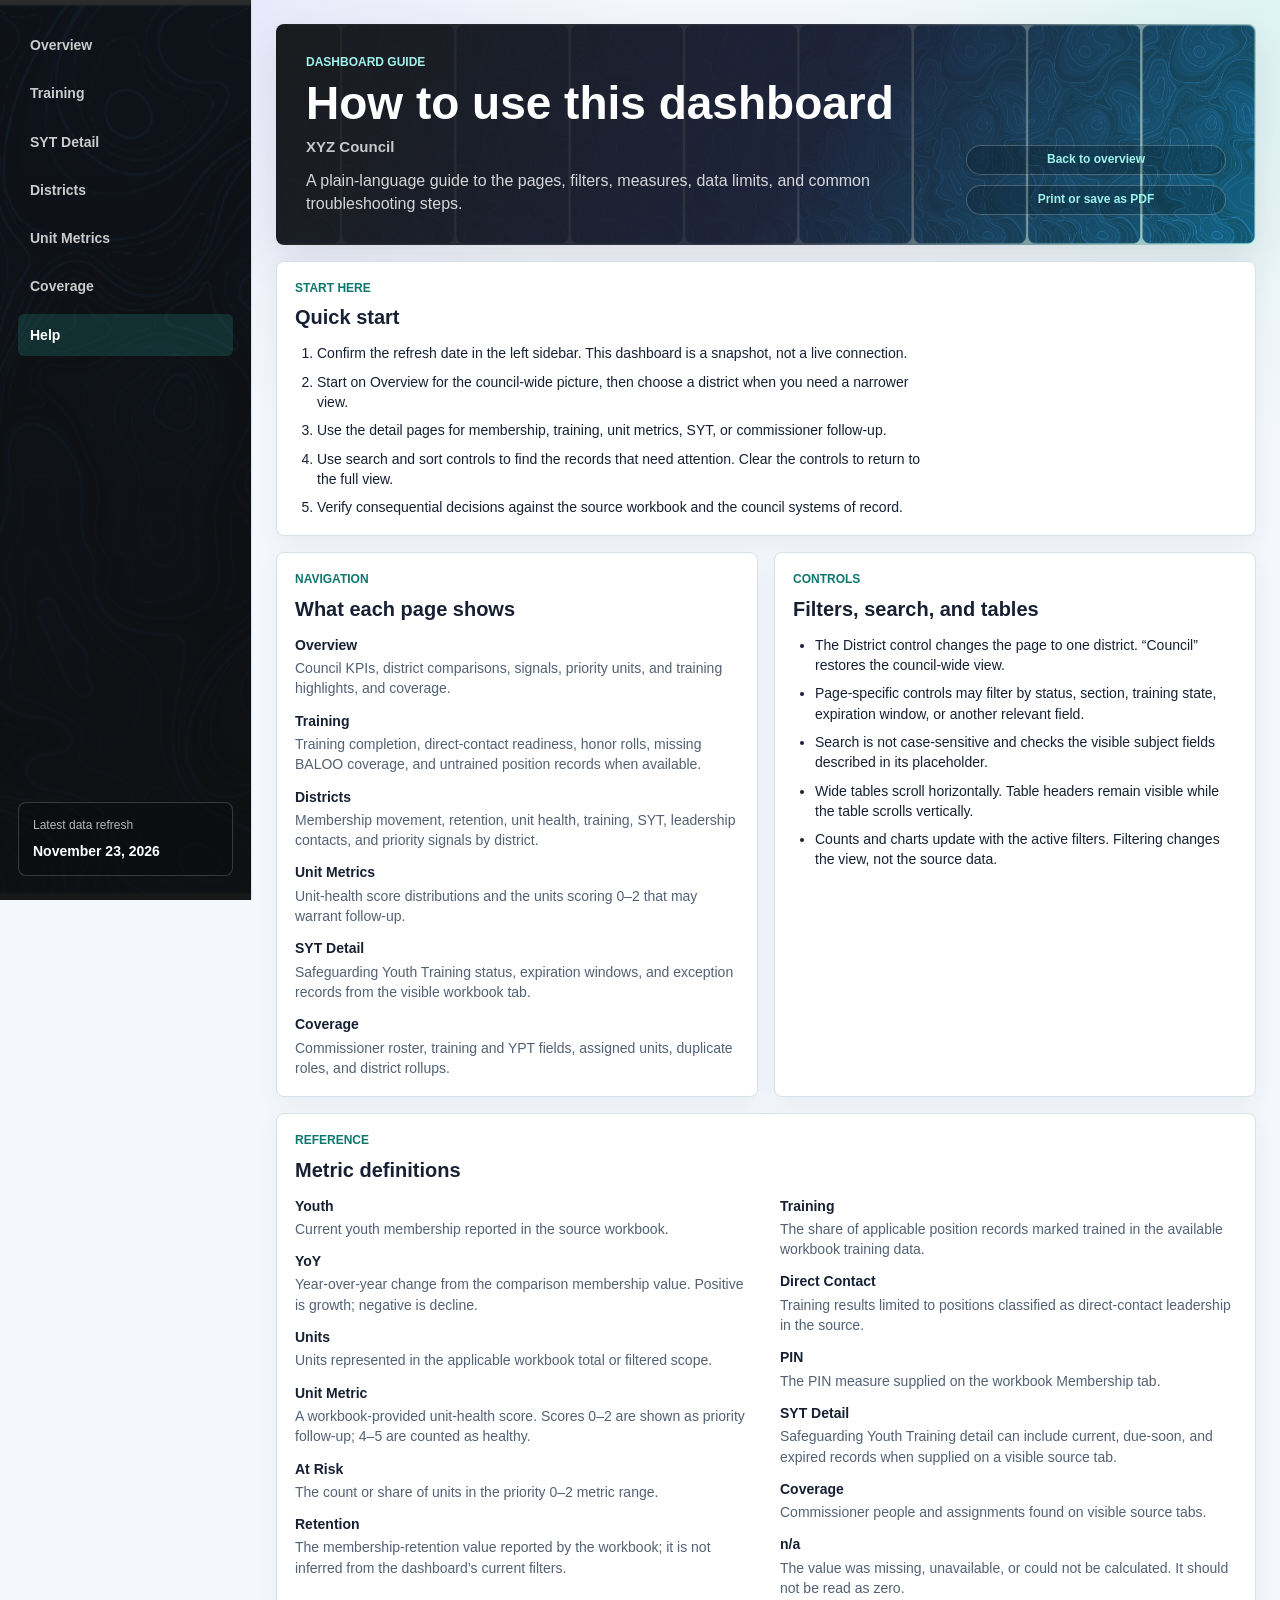
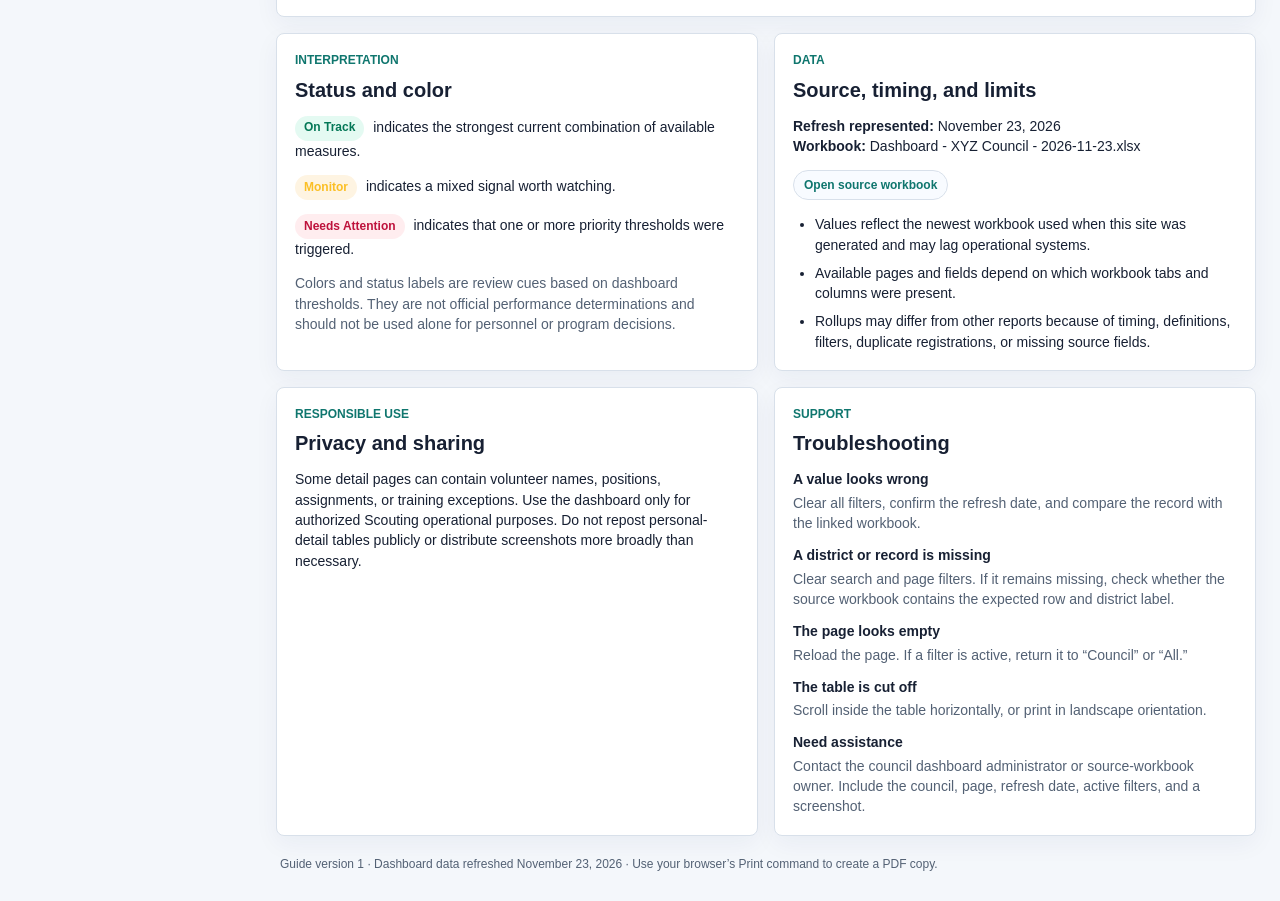
<file: help.html>
<!doctype html>
<html lang="en">
<head>
  <meta charset="utf-8">
  <meta name="viewport" content="width=device-width, initial-scale=1">
  <title>XYZ Council - Dashboard Help</title>
  <link rel="stylesheet" href="assets/dashboard-20260824-iols-ready-v1.css">
</head>
<body>
  <div class="app-shell">
    <aside class="sidebar" aria-label="Council dashboard help navigation">
      <nav>
        <a href="index.html">Overview</a>
        <a href="training.html">Training</a>
        <a href="syt.html">SYT Detail</a>
        <a href="membership.html">Districts</a>
        <a href="unit-metrics.html">Unit Metrics</a>
        <a href="commissioners.html">Coverage</a>
        <a href="help.html" class="active" aria-current="page">Help</a>
      </nav>
      <div class="sidebar-note">
        <span>Latest data refresh</span>
        <strong>November 23, 2026</strong>
      </div>
    </aside>
    <main class="help-document">
      <header class="hero help-hero">
        <div>
          <p class="eyebrow">Dashboard guide</p>
          <h1>How to use this dashboard <span class="title-data-date">XYZ Council</span></h1>
          <p class="lede">A plain-language guide to the pages, filters, measures, data limits, and common troubleshooting steps.</p>
        </div>
        <div class="hero-actions help-actions">
          <a class="detail-link hero-link" href="index.html">Back to overview</a>
          <button class="detail-link hero-link print-button" type="button" onclick="window.print()">Print or save as PDF</button>
        </div>
      </header>

      <section class="help-grid" aria-label="Dashboard help topics">
        <article class="panel help-card help-card-wide" id="quick-start">
          <p class="section-kicker">Start here</p>
          <h2>Quick start</h2>
          <ol>
            <li>Confirm the refresh date in the left sidebar. This dashboard is a snapshot, not a live connection.</li>
            <li>Start on Overview for the council-wide picture, then choose a district when you need a narrower view.</li>
            <li>Use the detail pages for membership, training, unit metrics, SYT, or commissioner follow-up.</li>
            <li>Use search and sort controls to find the records that need attention. Clear the controls to return to the full view.</li>
            <li>Verify consequential decisions against the source workbook and the council systems of record.</li>
          </ol>
        </article>

        <article class="panel help-card" id="pages">
          <p class="section-kicker">Navigation</p>
          <h2>What each page shows</h2>
          <dl class="help-definitions">
            <dt>Overview</dt><dd>Council KPIs, district comparisons, signals, priority units, and training highlights, and coverage.</dd>
            <dt>Training</dt><dd>Training completion, direct-contact readiness, honor rolls, missing BALOO coverage, and untrained position records when available.</dd>
            <dt>Districts</dt><dd>Membership movement, retention, unit health, training, SYT, leadership contacts, and priority signals by district.</dd>
            <dt>Unit Metrics</dt><dd>Unit-health score distributions and the units scoring 0–2 that may warrant follow-up.</dd>
            <dt>SYT Detail</dt><dd>Safeguarding Youth Training status, expiration windows, and exception records from the visible workbook tab.</dd><dt>Coverage</dt><dd>Commissioner roster, training and YPT fields, assigned units, duplicate roles, and district rollups.</dd>
          </dl>
        </article>

        <article class="panel help-card" id="controls">
          <p class="section-kicker">Controls</p>
          <h2>Filters, search, and tables</h2>
          <ul>
            <li>The District control changes the page to one district. “Council” restores the council-wide view.</li>
            <li>Page-specific controls may filter by status, section, training state, expiration window, or another relevant field.</li>
            <li>Search is not case-sensitive and checks the visible subject fields described in its placeholder.</li>
            <li>Wide tables scroll horizontally. Table headers remain visible while the table scrolls vertically.</li>
            <li>Counts and charts update with the active filters. Filtering changes the view, not the source data.</li>
          </ul>
        </article>

        <article class="panel help-card help-card-wide" id="definitions">
          <p class="section-kicker">Reference</p>
          <h2>Metric definitions</h2>
          <div class="definition-columns">
            <dl class="help-definitions">
              <dt>Youth</dt><dd>Current youth membership reported in the source workbook.</dd>
              <dt>YoY</dt><dd>Year-over-year change from the comparison membership value. Positive is growth; negative is decline.</dd>
              <dt>Units</dt><dd>Units represented in the applicable workbook total or filtered scope.</dd>
              <dt>Unit Metric</dt><dd>A workbook-provided unit-health score. Scores 0–2 are shown as priority follow-up; 4–5 are counted as healthy.</dd>
              <dt>At Risk</dt><dd>The count or share of units in the priority 0–2 metric range.</dd>
              <dt>Retention</dt><dd>The membership-retention value reported by the workbook; it is not inferred from the dashboard’s current filters.</dd>
            </dl>
            <dl class="help-definitions">
              <dt>Training</dt><dd>The share of applicable position records marked trained in the available workbook training data.</dd>
              <dt>Direct Contact</dt><dd>Training results limited to positions classified as direct-contact leadership in the source.</dd>
              <dt>PIN</dt><dd>The PIN measure supplied on the workbook Membership tab.</dd>
              <dt>SYT Detail</dt><dd>Safeguarding Youth Training detail can include current, due-soon, and expired records when supplied on a visible source tab.</dd><dt>Coverage</dt><dd>Commissioner people and assignments found on visible source tabs.</dd>
              <dt>n/a</dt><dd>The value was missing, unavailable, or could not be calculated. It should not be read as zero.</dd>
            </dl>
          </div>
        </article>

        <article class="panel help-card" id="status">
          <p class="section-kicker">Interpretation</p>
          <h2>Status and color</h2>
          <p><span class="status good">On Track</span> indicates the strongest current combination of available measures.</p>
          <p><span class="status warn">Monitor</span> indicates a mixed signal worth watching.</p>
          <p><span class="status bad">Needs Attention</span> indicates that one or more priority thresholds were triggered.</p>
          <p class="muted">Colors and status labels are review cues based on dashboard thresholds. They are not official performance determinations and should not be used alone for personnel or program decisions.</p>
        </article>

        <article class="panel help-card" id="data">
          <p class="section-kicker">Data</p>
          <h2>Source, timing, and limits</h2>
          <p><strong>Refresh represented:</strong> November 23, 2026<br><strong>Workbook:</strong> Dashboard - XYZ Council - 2026-11-23.xlsx</p>
          <p><a class="detail-link" href="https://1drv.ms/x/c/da89e4b29f338fb5/IQBCjhDDpG6bRrBu2JpWItWPAWLmqZPUC7kCabgwTKSwXcw?e=GKfmzH" target="_blank" rel="noopener noreferrer">Open source workbook</a></p>
          <ul>
            <li>Values reflect the newest workbook used when this site was generated and may lag operational systems.</li>
            <li>Available pages and fields depend on which workbook tabs and columns were present.</li>
            <li>Rollups may differ from other reports because of timing, definitions, filters, duplicate registrations, or missing source fields.</li>
          </ul>
        </article>

        <article class="panel help-card" id="privacy">
          <p class="section-kicker">Responsible use</p>
          <h2>Privacy and sharing</h2>
          <p>Some detail pages can contain volunteer names, positions, assignments, or training exceptions. Use the dashboard only for authorized Scouting operational purposes. Do not repost personal-detail tables publicly or distribute screenshots more broadly than necessary.</p>
        </article>

        <article class="panel help-card" id="troubleshooting">
          <p class="section-kicker">Support</p>
          <h2>Troubleshooting</h2>
          <dl class="help-definitions">
            <dt>A value looks wrong</dt><dd>Clear all filters, confirm the refresh date, and compare the record with the linked workbook.</dd>
            <dt>A district or record is missing</dt><dd>Clear search and page filters. If it remains missing, check whether the source workbook contains the expected row and district label.</dd>
            <dt>The page looks empty</dt><dd>Reload the page. If a filter is active, return it to “Council” or “All.”</dd>
            <dt>The table is cut off</dt><dd>Scroll inside the table horizontally, or print in landscape orientation.</dd>
            <dt>Need assistance</dt><dd>Contact the council dashboard administrator or source-workbook owner. Include the council, page, refresh date, active filters, and a screenshot.</dd>
          </dl>
        </article>
      </section>

      <footer class="help-footer">
        <p>Guide version 1 · Dashboard data refreshed November 23, 2026 · Use your browser’s Print command to create a PDF copy.</p>
      </footer>
    </main>
  </div>
</body>
</html>
</file>
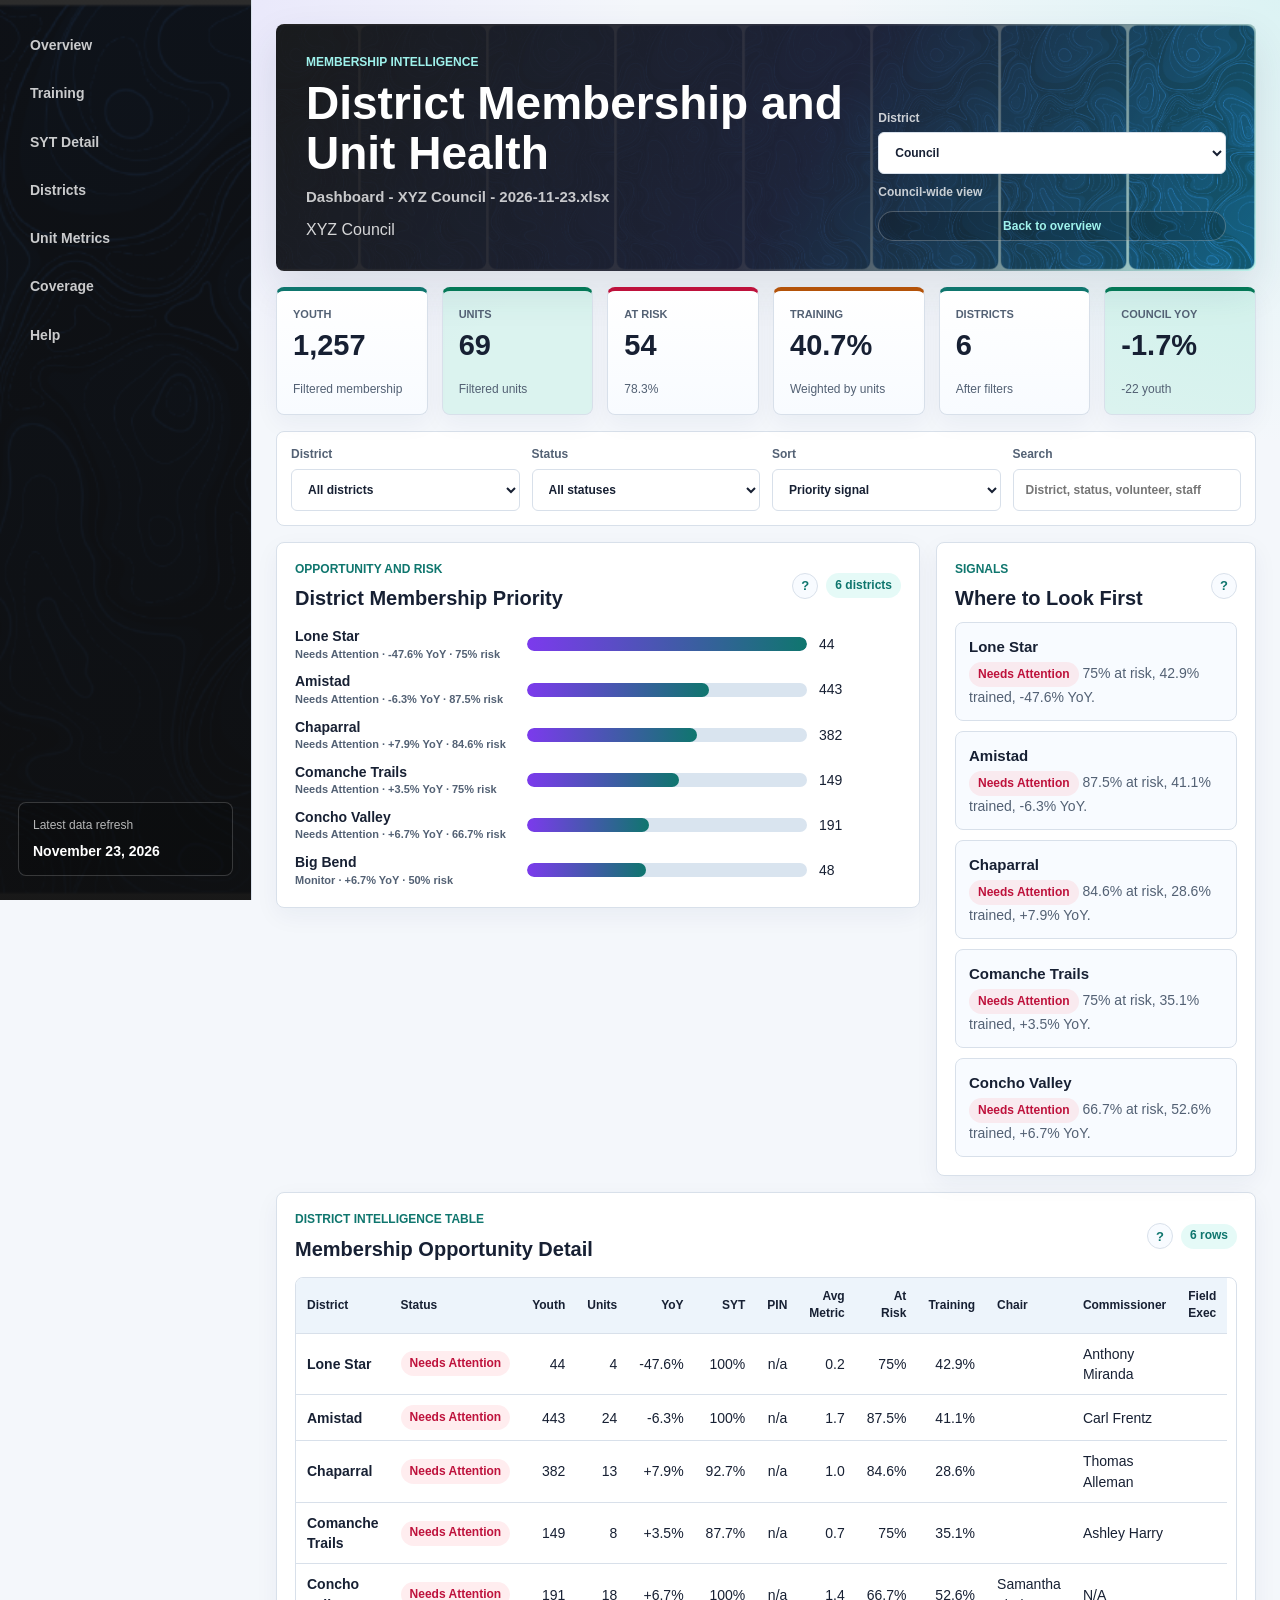
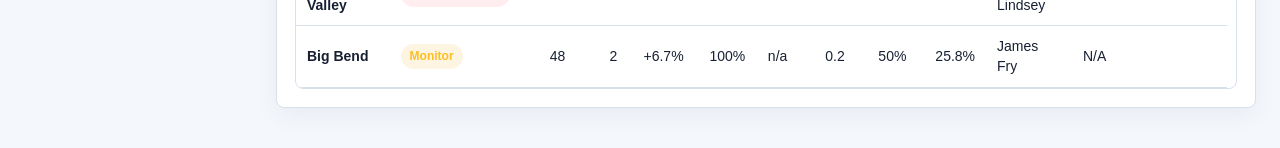
<file: membership.html>
<!doctype html>
<html lang="en">
<head>
  <meta charset="utf-8">
  <meta name="viewport" content="width=device-width, initial-scale=1">
  <title>XYZ Council - District Membership and Unit Health</title>
  <link rel="stylesheet" href="assets/dashboard-20260824-iols-ready-v1.css">
</head>
<body>
  <div class="app-shell">
    <aside class="sidebar" aria-label="Council detail navigation">
      <nav>
        <a href="index.html">Overview</a>
        <a href="training.html">Training</a>
        <a href="syt.html">SYT Detail</a>
        <a href="membership.html">Districts</a>
        <a href="unit-metrics.html">Unit Metrics</a>
        <a href="commissioners.html">Coverage</a>
        <a href="help.html">Help</a>
      </nav>
      <div class="sidebar-note">
        <span>Latest data refresh</span>
        <strong>November 23, 2026</strong>
      </div>
    </aside>
    <main>
      <header class="hero">
        <div>
          <p class="eyebrow">Membership intelligence</p>
          <h1>District Membership and Unit Health <span class="title-data-date">Dashboard - XYZ Council - 2026-11-23.xlsx</span></h1>
          <p class="lede">XYZ Council</p>
        </div>
        <div class="hero-actions masthead-filters" aria-label="Dashboard filters">
          <label class="control"><span>District</span><select id="mastheadDistrictSelect"></select></label>
          <p class="filter-note" id="mastheadFilterNote">Council-wide view</p>
          <a class="detail-link hero-link" href="index.html">Back to overview</a>
        </div>
      </header>
      
      <section class="kpi-grid" id="membershipKpis" aria-label="Membership metrics"></section>
      <section class="detail-toolbar membership-toolbar" aria-label="Membership filters">
        <label class="control"><span>District</span><select id="districtSelect"></select></label>
        <label class="control"><span>Status</span><select id="statusSelect"><option value="">All statuses</option><option value="Monitor">Monitor</option><option value="Needs Attention">Needs Attention</option></select></label>
        <label class="control"><span>Sort</span><select id="sortSelect"><option value="focus">Priority signal</option><option value="members">Youth membership</option><option value="yoy">YoY movement</option><option value="risk">At-risk units</option><option value="training">Training</option></select></label>
        <label class="control search"><span>Search</span><input id="searchInput" type="search" placeholder="District, status, volunteer, staff" autocomplete="off" autocapitalize="none" spellcheck="false"></label>
      </section>
      <section class="dashboard-grid">
        <section class="panel wide"><div class="panel-head"><div><p class="section-kicker">Opportunity and risk</p><h2>District Membership Priority</h2></div><div class="panel-actions"><span class="help-tip" tabindex="0" aria-label="Ranks districts using a combined priority score from membership YoY decline, at-risk unit share, training rate, and SYT rate. Higher bars indicate places to review first."><span aria-hidden="true">?</span><span class="help-bubble">Ranks districts using a combined priority score from membership YoY decline, at-risk unit share, training rate, and SYT rate. Higher bars indicate places to review first.</span></span><span class="count-pill" id="priorityCount"></span></div></div><div class="chart-list" id="priorityBars"></div></section>
        <section class="panel"><div class="panel-head compact"><div><p class="section-kicker">Signals</p><h2>Where to Look First</h2></div><div class="panel-actions"><span class="help-tip" tabindex="0" aria-label="Summarizes the top filtered membership and unit-health concerns so the page is usable before reading the full table."><span aria-hidden="true">?</span><span class="help-bubble">Summarizes the top filtered membership and unit-health concerns so the page is usable before reading the full table.</span></span></div></div><div class="signal-list" id="signals"></div></section>
      </section>
      <section class="panel detail-table"><div class="panel-head"><div><p class="section-kicker">District intelligence table</p><h2>Membership Opportunity Detail</h2></div><div class="panel-actions"><span class="help-tip" tabindex="0" aria-label="Detailed district scorecard from Membership, Unit Metric Compare, Unit Metrics, Glance, and Training Dive. Use it to compare membership, unit health, training, and district contacts."><span aria-hidden="true">?</span><span class="help-bubble">Detailed district scorecard from Membership, Unit Metric Compare, Unit Metrics, Glance, and Training Dive. Use it to compare membership, unit health, training, and district contacts.</span></span><span class="count-pill" id="rowCount"></span></div></div>
        <div class="table-wrap"><table><thead><tr><th>District</th><th>Status</th><th class="num">Youth</th><th class="num">Units</th><th class="num">YoY</th><th class="num">SYT</th><th class="num">PIN</th><th class="num">Avg Metric</th><th class="num">At Risk</th><th class="num">Training</th><th>Chair</th><th>Commissioner</th><th>Field Exec</th></tr></thead><tbody id="districtRows"></tbody></table></div>
      </section>
    
    </main>
  </div>
  <script>window.COUNCIL_DATA = {"name":"XYZ Council","slug":"xyz-council","folder":"/Users/petersargent/Library/CloudStorage/GoogleDrive-peter@imetpetersargent.com/Shared drives/Other Council Metric Reports/XYZ Council","source":"/Users/petersargent/Library/CloudStorage/GoogleDrive-peter@imetpetersargent.com/Shared drives/Other Council Metric Reports/XYZ Council/Dashboard - XYZ Council - 2026-11-23.xlsx","source_name":"Dashboard - XYZ Council - 2026-11-23.xlsx","source_mtime":"2026-11-23T09:53:01","source_url":"https://1drv.ms/x/c/da89e4b29f338fb5/IQBCjhDDpG6bRrBu2JpWItWPAWLmqZPUC7kCabgwTKSwXcw?e=GKfmzH","unit_detail_source_url":null,"council":{"units":69.0,"members":1257.0,"last_year_members":1279.0,"yoy_delta":-22.0,"at_risk_units":54,"healthy_units":6,"commissioners":24,"unit_commissioners_only":13,"duplicate_commissioner_registrations":2,"syt_pct":0.9666182873730044,"pin_pct":null,"yoy_pct":-0.017200938232994525,"at_risk_rate":0.782608695652174,"healthy_rate":0.08695652173913043,"avg_metric":1.2131642512077294,"retention_rate":0.5607246376811594,"training_pct":0.40702835901480167,"status_counts":{"Needs Attention":5,"Monitor":1}},"districts":[{"district":"Amistad","district_label":"Amistad 02","units":24.0,"members":443.0,"last_year_members":473.0,"yoy_delta":-30.0,"yoy_pct":-0.06342494714587738,"year_end_2025":436.0,"year_end_delta":7.0,"year_end_pct":0.016055045871559634,"syt_pct":1.0,"pin_pct":null,"retention_rate":0.3108333333333333,"district_chair":null,"district_commissioner":"Carl Frentz","field_exec":null,"avg_metric":1.6666666666666667,"metric_0_2_rate":0.21,"metric_3_rate":1.0,"metric_4_5_rate":0.02,"ul_cc_trained_rate":0.125,"small_unit_rate":0.5,"membership_yoy_growth_rate":0.7083333333333334,"rank_advancement_rate":0.25,"outdoor_rate":0.08333333333333333,"training_pct":0.4110429447852761,"direct_contact_training_pct":0.4166666666666667,"at_risk_units":21,"healthy_units":2,"at_risk_rate":0.875,"healthy_rate":0.08333333333333333,"status":"Needs Attention"},{"district":"Big Bend","district_label":"Big Bend 04","units":2.0,"members":48.0,"last_year_members":45.0,"yoy_delta":3.0,"yoy_pct":0.06666666666666667,"year_end_2025":40.0,"year_end_delta":8.0,"year_end_pct":0.2,"syt_pct":1.0,"pin_pct":null,"retention_rate":0.78,"district_chair":"James Fry","district_commissioner":null,"field_exec":null,"avg_metric":0.16666666666666666,"metric_0_2_rate":1.0,"metric_3_rate":1.0,"metric_4_5_rate":0.0,"ul_cc_trained_rate":0.0,"small_unit_rate":0.041666666666666664,"membership_yoy_growth_rate":0.041666666666666664,"rank_advancement_rate":0.08333333333333333,"outdoor_rate":0.0,"training_pct":0.25806451612903225,"direct_contact_training_pct":0.3,"at_risk_units":1,"healthy_units":0,"at_risk_rate":0.5,"healthy_rate":0.0,"status":"Monitor"},{"district":"Chaparral","district_label":"Chaparral 06","units":13.0,"members":382.0,"last_year_members":354.0,"yoy_delta":28.0,"yoy_pct":0.07909604519774012,"year_end_2025":353.0,"year_end_delta":29.0,"year_end_pct":0.0821529745042493,"syt_pct":0.926829268292683,"pin_pct":null,"retention_rate":0.6053846153846154,"district_chair":null,"district_commissioner":"Thomas Alleman","field_exec":null,"avg_metric":0.9583333333333334,"metric_0_2_rate":0.11,"metric_3_rate":0.02,"metric_4_5_rate":0.0,"ul_cc_trained_rate":0.08333333333333333,"small_unit_rate":0.4166666666666667,"membership_yoy_growth_rate":0.2916666666666667,"rank_advancement_rate":0.16666666666666666,"outdoor_rate":0.0,"training_pct":0.2857142857142857,"direct_contact_training_pct":0.18604651162790697,"at_risk_units":11,"healthy_units":0,"at_risk_rate":0.8461538461538461,"healthy_rate":0.0,"status":"Needs Attention"},{"district":"Comanche Trails","district_label":"Comanche Trails 02","units":8.0,"members":149.0,"last_year_members":144.0,"yoy_delta":5.0,"yoy_pct":0.034722222222222224,"year_end_2025":122.0,"year_end_delta":27.0,"year_end_pct":0.22131147540983606,"syt_pct":0.8773584905660378,"pin_pct":null,"retention_rate":0.4575,"district_chair":null,"district_commissioner":"Ashley Harry","field_exec":null,"avg_metric":0.6666666666666666,"metric_0_2_rate":0.06,"metric_3_rate":1.0,"metric_4_5_rate":1.0,"ul_cc_trained_rate":0.08333333333333333,"small_unit_rate":0.16666666666666666,"membership_yoy_growth_rate":0.20833333333333334,"rank_advancement_rate":0.20833333333333334,"outdoor_rate":0.0,"training_pct":0.3508771929824561,"direct_contact_training_pct":0.3,"at_risk_units":6,"healthy_units":1,"at_risk_rate":0.75,"healthy_rate":0.125,"status":"Needs Attention"},{"district":"Concho Valley","district_label":"Concho Valley 03","units":18.0,"members":191.0,"last_year_members":179.0,"yoy_delta":12.0,"yoy_pct":0.0670391061452514,"year_end_2025":188.0,"year_end_delta":3.0,"year_end_pct":0.015957446808510637,"syt_pct":1.0,"pin_pct":null,"retention_rate":0.9022222222222223,"district_chair":"Samantha Lindsey","district_commissioner":null,"field_exec":null,"avg_metric":1.375,"metric_0_2_rate":0.12,"metric_3_rate":0.03,"metric_4_5_rate":0.03,"ul_cc_trained_rate":0.2916666666666667,"small_unit_rate":0.25,"membership_yoy_growth_rate":0.4166666666666667,"rank_advancement_rate":0.3333333333333333,"outdoor_rate":0.08333333333333333,"training_pct":0.5260115606936416,"direct_contact_training_pct":0.5,"at_risk_units":12,"healthy_units":3,"at_risk_rate":0.6666666666666666,"healthy_rate":0.16666666666666666,"status":"Needs Attention"},{"district":"Lone Star","district_label":"Lone Star 05","units":4.0,"members":44.0,"last_year_members":84.0,"yoy_delta":-40.0,"yoy_pct":-0.47619047619047616,"year_end_2025":78.0,"year_end_delta":-34.0,"year_end_pct":-0.4358974358974359,"syt_pct":1.0,"pin_pct":null,"retention_rate":0.475,"district_chair":null,"district_commissioner":"Anthony Miranda","field_exec":null,"avg_metric":0.20833333333333334,"metric_0_2_rate":0.03,"metric_3_rate":1.0,"metric_4_5_rate":0.0,"ul_cc_trained_rate":0.041666666666666664,"small_unit_rate":0.041666666666666664,"membership_yoy_growth_rate":0.0,"rank_advancement_rate":0.125,"outdoor_rate":0.0,"training_pct":0.42857142857142855,"direct_contact_training_pct":0.25,"at_risk_units":3,"healthy_units":0,"at_risk_rate":0.75,"healthy_rate":0.0,"status":"Needs Attention"}],"training":{"available":true,"dive":{"available":true,"council":{"district":"XYZ Council","district_label":"XYZ Council","all_scouters_pct":0.3979289940828402,"direct_contact_pct":0.35874439461883406,"all_scouters_count":null,"direct_contact_count":null},"districts":[{"district":"Amistad","district_label":"Amistad 02","all_scouters_pct":0.4110429447852761,"direct_contact_pct":0.4166666666666667,"all_scouters_count":163,"direct_contact_count":72},{"district":"Big Bend","district_label":"Big Bend 04","all_scouters_pct":0.25806451612903225,"direct_contact_pct":0.3,"all_scouters_count":31,"direct_contact_count":10},{"district":"Chaparral","district_label":"Chaparral 06","all_scouters_pct":0.2857142857142857,"direct_contact_pct":0.18604651162790697,"all_scouters_count":133,"direct_contact_count":43},{"district":"Comanche Trails","district_label":"Comanche Trails 02","all_scouters_pct":0.3508771929824561,"direct_contact_pct":0.3,"all_scouters_count":114,"direct_contact_count":30},{"district":"Concho Valley","district_label":"Concho Valley 03","all_scouters_pct":0.5260115606936416,"direct_contact_pct":0.5,"all_scouters_count":173,"direct_contact_count":52},{"district":"Lone Star","district_label":"Lone Star 05","all_scouters_pct":0.42857142857142855,"direct_contact_pct":0.25,"all_scouters_count":35,"direct_contact_count":16}],"cant_camp_available":false,"direct_contact_honor_roll":[{"district":"Amistad","unit":"Pack 2378 F"},{"district":"Amistad","unit":"Pack 2543 F"},{"district":"Amistad","unit":"Troop 2543 B"},{"district":"Chaparral","unit":"Pack 317 F"},{"district":"Concho Valley","unit":"Pack 36 F"},{"district":"Concho Valley","unit":"Post 1903"}],"all_scouters_honor_roll":[{"district":"Amistad","unit":"Pack 626 F"},{"district":"Amistad","unit":"Pack 2543 F"},{"district":"Amistad","unit":"Troop 626 B"},{"district":"Amistad","unit":"Troop 2543 B"},{"district":"Concho Valley","unit":"Post 1903"},{"district":"Lone Star","unit":"Troop 27 B"}],"no_baloo_packs":[],"cant_camp_troops":[]},"people":{"available":true,"total":676,"trained":269,"trained_pct":0.3979289940828402,"direct_contact":223,"direct_contact_trained":80,"direct_contact_trained_pct":0.35874439461883406,"districts":[{"district":"Big Bend","total":31,"trained":8,"trained_pct":0.25806451612903225,"direct_contact":10,"direct_contact_trained":3,"direct_contact_trained_pct":0.3},{"district":"Chaparral","total":133,"trained":38,"trained_pct":0.2857142857142857,"direct_contact":43,"direct_contact_trained":8,"direct_contact_trained_pct":0.18604651162790697},{"district":"Comanche Trails","total":114,"trained":40,"trained_pct":0.3508771929824561,"direct_contact":30,"direct_contact_trained":9,"direct_contact_trained_pct":0.3},{"district":"Council","total":27,"trained":10,"trained_pct":0.37037037037037035,"direct_contact":0,"direct_contact_trained":0,"direct_contact_trained_pct":null},{"district":"Amistad","total":163,"trained":67,"trained_pct":0.4110429447852761,"direct_contact":72,"direct_contact_trained":30,"direct_contact_trained_pct":0.4166666666666667},{"district":"Lone Star","total":35,"trained":15,"trained_pct":0.42857142857142855,"direct_contact":16,"direct_contact_trained":4,"direct_contact_trained_pct":0.25},{"district":"Concho Valley","total":173,"trained":91,"trained_pct":0.5260115606936416,"direct_contact":52,"direct_contact_trained":26,"direct_contact_trained_pct":0.5}],"rows":[{"district":"Council","unit":"","unit_type":"","name":"Alleman, Thomas Allen","position":"Council Executive Board Member","trained":false,"direct_contact":false,"mandatory_codes":"","classroom_codes":"H91","online_codes":"SCO_1000, SCO_1002, SCO_16001, SCO_16002, SCO_16003, SCO_16004, SCO_16005, SCO_16006, SCO_16007, SCO_16008, SCO_16009","syt_expires":"2027-02-05T00:00:00","hazardous_weather_expires":null,"baloo_expires":null,"iols_trained":false},{"district":"Council","unit":"","unit_type":"","name":"Baker, David Weldon","position":"Council Vice-President","trained":false,"direct_contact":false,"mandatory_codes":"SCO_1264","classroom_codes":"H109","online_codes":"SCO_1000, SCO_1002, SCO_16001, SCO_16002, SCO_16003, SCO_16004, SCO_16005, SCO_16006, SCO_16007, SCO_16008, SCO_16009, SCO_16010, SCO_16011","syt_expires":"2027-09-19T00:00:00","hazardous_weather_expires":null,"baloo_expires":null,"iols_trained":false},{"district":"Council","unit":"","unit_type":"","name":"Bergmann, Daniel Roy","position":"Council Executive Board Member","trained":true,"direct_contact":false,"mandatory_codes":"","classroom_codes":"","online_codes":"","syt_expires":"2027-08-26T00:00:00","hazardous_weather_expires":null,"baloo_expires":null,"iols_trained":false},{"district":"Council","unit":"","unit_type":"","name":"Bignall, Matthew Michael","position":"Merit Badge Counselor","trained":false,"direct_contact":false,"mandatory_codes":"","classroom_codes":"D76","online_codes":"SCO_486","syt_expires":"2027-11-16T00:00:00","hazardous_weather_expires":null,"baloo_expires":null,"iols_trained":false},{"district":"Council","unit":"","unit_type":"","name":"Brody, Patrick Steven","position":"Council Executive Board Member","trained":false,"direct_contact":false,"mandatory_codes":"","classroom_codes":"H91","online_codes":"SCO_1000, SCO_1002, SCO_16001, SCO_16002, SCO_16003, SCO_16004, SCO_16005, SCO_16006, SCO_16007, SCO_16008, SCO_16009","syt_expires":"2027-02-15T00:00:00","hazardous_weather_expires":null,"baloo_expires":null,"iols_trained":false},{"district":"Council","unit":"","unit_type":"","name":"Davis, Deborah ","position":"Merit Badge Counselor","trained":true,"direct_contact":false,"mandatory_codes":"","classroom_codes":"","online_codes":"","syt_expires":"2027-06-03T00:00:00","hazardous_weather_expires":null,"baloo_expires":null,"iols_trained":false},{"district":"Council","unit":"","unit_type":"","name":"Davis, Randy Michael","position":"Merit Badge Counselor","trained":true,"direct_contact":false,"mandatory_codes":"","classroom_codes":"","online_codes":"","syt_expires":"2026-12-03T00:00:00","hazardous_weather_expires":null,"baloo_expires":null,"iols_trained":false},{"district":"Council","unit":"","unit_type":"","name":"Franke, Kevin Thomas","position":"Merit Badge Counselor","trained":true,"direct_contact":false,"mandatory_codes":"","classroom_codes":"","online_codes":"","syt_expires":"2027-03-28T00:00:00","hazardous_weather_expires":null,"baloo_expires":null,"iols_trained":false},{"district":"Council","unit":"","unit_type":"","name":"Franke, Kevin Thomas","position":"Assistant Council Commissioner","trained":true,"direct_contact":false,"mandatory_codes":"","classroom_codes":"","online_codes":"","syt_expires":"2027-03-28T00:00:00","hazardous_weather_expires":null,"baloo_expires":null,"iols_trained":false},{"district":"Council","unit":"","unit_type":"","name":"Gillian, John Thomas","position":"Council Commissioner","trained":true,"direct_contact":false,"mandatory_codes":"","classroom_codes":"","online_codes":"","syt_expires":"2027-11-03T00:00:00","hazardous_weather_expires":null,"baloo_expires":null,"iols_trained":false},{"district":"Council","unit":"","unit_type":"","name":"Grimm, Kenneth ","position":"Council Executive Board Member","trained":false,"direct_contact":false,"mandatory_codes":"","classroom_codes":"H91","online_codes":"SCO_1000, SCO_1002, SCO_16001, SCO_16002, SCO_16003, SCO_16004, SCO_16005, SCO_16006, SCO_16007, SCO_16008, SCO_16009","syt_expires":"2026-12-07T00:00:00","hazardous_weather_expires":null,"baloo_expires":null,"iols_trained":false},{"district":"Council","unit":"","unit_type":"","name":"Harry, Steven Fred","position":"Council Executive Board Member","trained":false,"direct_contact":false,"mandatory_codes":"","classroom_codes":"H91","online_codes":"SCO_1000, SCO_1002, SCO_16001, SCO_16002, SCO_16003, SCO_16004, SCO_16005, SCO_16006, SCO_16007, SCO_16008, SCO_16009","syt_expires":"2027-03-29T00:00:00","hazardous_weather_expires":null,"baloo_expires":null,"iols_trained":false},{"district":"Council","unit":"","unit_type":"","name":"Houston, Bill ","position":"Council Commissioner","trained":true,"direct_contact":false,"mandatory_codes":"","classroom_codes":"","online_codes":"","syt_expires":"2027-11-14T00:00:00","hazardous_weather_expires":null,"baloo_expires":null,"iols_trained":false},{"district":"Council","unit":"","unit_type":"","name":"Houston, Bill ","position":"Merit Badge Counselor","trained":true,"direct_contact":false,"mandatory_codes":"","classroom_codes":"","online_codes":"","syt_expires":"2027-11-14T00:00:00","hazardous_weather_expires":null,"baloo_expires":null,"iols_trained":false},{"district":"Council","unit":"","unit_type":"","name":"Keese, Darrell Dwayne","position":"Council Executive Board Member","trained":false,"direct_contact":false,"mandatory_codes":"","classroom_codes":"H91","online_codes":"SCO_1000, SCO_1002, SCO_16001, SCO_16002, SCO_16003, SCO_16004, SCO_16005, SCO_16006, SCO_16007, SCO_16008, SCO_16009","syt_expires":"2027-10-21T00:00:00","hazardous_weather_expires":null,"baloo_expires":null,"iols_trained":false},{"district":"Council","unit":"","unit_type":"","name":"Lunsford, Donnie Lee","position":"Council Executive Board Member","trained":false,"direct_contact":false,"mandatory_codes":"","classroom_codes":"H91","online_codes":"SCO_16001, SCO_16002, SCO_16003, SCO_16004, SCO_16005, SCO_16006, SCO_16007, SCO_16008, SCO_16009","syt_expires":"2026-12-12T00:00:00","hazardous_weather_expires":null,"baloo_expires":null,"iols_trained":false},{"district":"Council","unit":"","unit_type":"","name":"Lunsford, Douglas Lance","position":"Roundtable Commissioner","trained":false,"direct_contact":false,"mandatory_codes":"","classroom_codes":"SCO_782, SCO_783, SCO_784, SCO_785, SCO_786, SCO_787, SCO_904","online_codes":"","syt_expires":"2027-04-07T00:00:00","hazardous_weather_expires":null,"baloo_expires":null,"iols_trained":false},{"district":"Council","unit":"","unit_type":"","name":"Mahler, Lisa Dennis","position":"Council Executive Board Member","trained":false,"direct_contact":false,"mandatory_codes":"","classroom_codes":"H91","online_codes":"SCO_16001, SCO_16002, SCO_16003, SCO_16004, SCO_16005, SCO_16006, SCO_16007, SCO_16008, SCO_16009","syt_expires":"2027-11-01T00:00:00","hazardous_weather_expires":null,"baloo_expires":null,"iols_trained":false},{"district":"Council","unit":"","unit_type":"","name":"Marston, David Douglas","position":"Council Executive Board Member","trained":false,"direct_contact":false,"mandatory_codes":"","classroom_codes":"H91","online_codes":"SCO_1000, SCO_1002, SCO_16001, SCO_16002, SCO_16003, SCO_16004, SCO_16005, SCO_16006, SCO_16007, SCO_16008, SCO_16009","syt_expires":"2027-04-21T00:00:00","hazardous_weather_expires":null,"baloo_expires":null,"iols_trained":false},{"district":"Council","unit":"","unit_type":"","name":"Orona, Robert Lee","position":"Council Executive Board Member","trained":false,"direct_contact":false,"mandatory_codes":"","classroom_codes":"H91","online_codes":"SCO_1000, SCO_1002, SCO_16001, SCO_16002, SCO_16003, SCO_16004, SCO_16005, SCO_16006, SCO_16007, SCO_16008, SCO_16009","syt_expires":"2027-09-24T00:00:00","hazardous_weather_expires":null,"baloo_expires":null,"iols_trained":false},{"district":"Council","unit":"","unit_type":"","name":"Pinson, Brandon Wade","position":"Council Executive Board Member","trained":false,"direct_contact":false,"mandatory_codes":"Y01","classroom_codes":"H91","online_codes":"SCO_1000, SCO_1002, SCO_16001, SCO_16002, SCO_16003, SCO_16004, SCO_16005, SCO_16006, SCO_16007, SCO_16008, SCO_16009","syt_expires":"2026-10-01T00:00:00","hazardous_weather_expires":null,"baloo_expires":null,"iols_trained":false},{"district":"Council","unit":"","unit_type":"","name":"Sloan, Mary Janet","position":"Merit Badge Counselor","trained":false,"direct_contact":false,"mandatory_codes":"","classroom_codes":"D76","online_codes":"SCO_471, SCO_472, SCO_474, SCO_486","syt_expires":"2027-02-11T00:00:00","hazardous_weather_expires":null,"baloo_expires":null,"iols_trained":false},{"district":"Council","unit":"","unit_type":"","name":"Strouhal, Paul Brian","position":"Council Executive Board Member","trained":false,"direct_contact":false,"mandatory_codes":"","classroom_codes":"H91","online_codes":"SCO_1000, SCO_1002, SCO_16001, SCO_16002, SCO_16003, SCO_16004, SCO_16005, SCO_16006, SCO_16007, SCO_16008, SCO_16009","syt_expires":"2027-07-24T00:00:00","hazardous_weather_expires":null,"baloo_expires":null,"iols_trained":false},{"district":"Council","unit":"","unit_type":"","name":"Terrill, Michael Burton","position":"Council President","trained":false,"direct_contact":false,"mandatory_codes":"SCO_1264","classroom_codes":"H109","online_codes":"SCO_1000, SCO_1002, SCO_16001, SCO_16002, SCO_16003, SCO_16004, SCO_16005, SCO_16006, SCO_16007, SCO_16008, SCO_16009, SCO_16010, SCO_16011","syt_expires":"2027-06-19T00:00:00","hazardous_weather_expires":null,"baloo_expires":null,"iols_trained":false},{"district":"Council","unit":"","unit_type":"","name":"Wagoner, Dan ","position":"Council Executive Board Member","trained":false,"direct_contact":false,"mandatory_codes":"","classroom_codes":"H91","online_codes":"SCO_1000, SCO_1002, SCO_16001, SCO_16002, SCO_16003, SCO_16004, SCO_16005, SCO_16006, SCO_16007, SCO_16008, SCO_16009","syt_expires":"2027-10-11T00:00:00","hazardous_weather_expires":null,"baloo_expires":null,"iols_trained":false},{"district":"Council","unit":"","unit_type":"","name":"Ward, Spencer Ryan","position":"Assistant Council Commissioner","trained":true,"direct_contact":false,"mandatory_codes":"","classroom_codes":"","online_codes":"","syt_expires":"2027-05-14T00:00:00","hazardous_weather_expires":null,"baloo_expires":null,"iols_trained":false},{"district":"Council","unit":"","unit_type":"","name":"Woodall, James Matthew","position":"Council Executive Board Member","trained":true,"direct_contact":false,"mandatory_codes":"","classroom_codes":"","online_codes":"","syt_expires":"2027-06-06T00:00:00","hazardous_weather_expires":null,"baloo_expires":null,"iols_trained":false},{"district":"Amistad","unit":"","unit_type":"","name":"Adam, Benjamin Jeffrey","position":"District Member-at-Large","trained":false,"direct_contact":false,"mandatory_codes":"","classroom_codes":"","online_codes":"SCO_1000, SCO_1002, SCO_1004, SCO_1005, SCO_1006, SCO_1007, SCO_11012, SCO_11013, SCO_11016, SCO_11017, SCO_11059, SCO_1109, SCO_11105, SCO_11106, SCO_11107, SCO_11108, SCO_1264, SCO_1502, SCO_1503, SCO_1504, SCO_1505, SCO_1508, SCO_1509, SCO_1510, SCO_607","syt_expires":"2027-06-13T00:00:00","hazardous_weather_expires":null,"baloo_expires":null,"iols_trained":false},{"district":"Amistad","unit":"","unit_type":"","name":"Aguilar, Agustin ","position":"Unit Commissioner","trained":false,"direct_contact":false,"mandatory_codes":"","classroom_codes":"D20","online_codes":"SCO_770, SCO_771, SCO_772, SCO_773, SCO_774, SCO_775, SCO_776, SCO_777, SCO_778, SCO_779, SCO_780, SCO_781","syt_expires":"2027-07-09T00:00:00","hazardous_weather_expires":null,"baloo_expires":null,"iols_trained":false},{"district":"Amistad","unit":"","unit_type":"","name":"Beltran, David Selvino","position":"District Member-at-Large","trained":false,"direct_contact":false,"mandatory_codes":"","classroom_codes":"","online_codes":"SCO_1000, SCO_1002, SCO_1004, SCO_1005, SCO_1006, SCO_1007, SCO_11012, SCO_11013, SCO_11016, SCO_11017, SCO_11059, SCO_1109, SCO_11105, SCO_11106, SCO_11107, SCO_11108, SCO_1264, SCO_1502, SCO_1503, SCO_1504, SCO_1505, SCO_1508, SCO_1509, SCO_1510, SCO_607","syt_expires":"2027-01-20T00:00:00","hazardous_weather_expires":null,"baloo_expires":null,"iols_trained":false},{"district":"Amistad","unit":"","unit_type":"","name":"Blackwell, Karen Dyer","position":"Merit Badge Counselor","trained":true,"direct_contact":false,"mandatory_codes":"","classroom_codes":"","online_codes":"","syt_expires":"2027-10-09T00:00:00","hazardous_weather_expires":null,"baloo_expires":null,"iols_trained":false},{"district":"Amistad","unit":"","unit_type":"","name":"Frentz, Carl Christopher","position":"District Commissioner","trained":true,"direct_contact":false,"mandatory_codes":"","classroom_codes":"","online_codes":"","syt_expires":"2027-05-18T00:00:00","hazardous_weather_expires":null,"baloo_expires":null,"iols_trained":false},{"district":"Amistad","unit":"","unit_type":"","name":"Jones, Vanessa Lynn","position":"Merit Badge Counselor","trained":true,"direct_contact":false,"mandatory_codes":"","classroom_codes":"","online_codes":"","syt_expires":"2027-10-22T00:00:00","hazardous_weather_expires":null,"baloo_expires":null,"iols_trained":false},{"district":"Amistad","unit":"","unit_type":"","name":"McElwain, James Hubert","position":"Merit Badge Counselor","trained":true,"direct_contact":false,"mandatory_codes":"","classroom_codes":"","online_codes":"","syt_expires":"2027-11-02T00:00:00","hazardous_weather_expires":null,"baloo_expires":null,"iols_trained":false},{"district":"Amistad","unit":"","unit_type":"","name":"Meyer, David Ray","position":"Merit Badge Counselor","trained":false,"direct_contact":false,"mandatory_codes":"","classroom_codes":"D76","online_codes":"SCO_471, SCO_472, SCO_474, SCO_486","syt_expires":"2027-06-21T00:00:00","hazardous_weather_expires":null,"baloo_expires":null,"iols_trained":false},{"district":"Amistad","unit":"","unit_type":"","name":"Palmer, Robin Anne","position":"District Committee Member","trained":false,"direct_contact":false,"mandatory_codes":"","classroom_codes":"D61","online_codes":"SCO_1002, SCO_1004, SCO_1005, SCO_1006, SCO_1007, SCO_11012, SCO_11013, SCO_11016, SCO_11017, SCO_11059, SCO_11107, SCO_11108, SCO_1264, SCO_1502, SCO_1503, SCO_1504, SCO_1508, SCO_1509, SCO_1510, SCO_607","syt_expires":"2027-03-15T00:00:00","hazardous_weather_expires":null,"baloo_expires":null,"iols_trained":false},{"district":"Amistad","unit":"","unit_type":"","name":"Shinaberry, John Adam","position":"Merit Badge Counselor","trained":false,"direct_contact":false,"mandatory_codes":"","classroom_codes":"D76","online_codes":"SCO_471, SCO_472, SCO_474, SCO_486","syt_expires":"2027-09-27T00:00:00","hazardous_weather_expires":null,"baloo_expires":null,"iols_trained":false},{"district":"Amistad","unit":"","unit_type":"","name":"Todd, Abigail Anne","position":"Unit Commissioner","trained":false,"direct_contact":false,"mandatory_codes":"","classroom_codes":"D20","online_codes":"SCO_770, SCO_771, SCO_772, SCO_773, SCO_774, SCO_775, SCO_776, SCO_777, SCO_778, SCO_779, SCO_780, SCO_781","syt_expires":"2027-09-02T00:00:00","hazardous_weather_expires":null,"baloo_expires":null,"iols_trained":false},{"district":"Amistad","unit":"Pack 95 F","unit_type":"Pack","name":"Beltran, David Selvino","position":"Committee Member","trained":false,"direct_contact":false,"mandatory_codes":"","classroom_codes":"C60","online_codes":"SCO_459","syt_expires":"2027-01-20T00:00:00","hazardous_weather_expires":null,"baloo_expires":null,"iols_trained":false},{"district":"Amistad","unit":"Pack 95 F","unit_type":"Pack","name":"Guerra, Lorenzo Alejandro","position":"Council Unit Representative","trained":false,"direct_contact":false,"mandatory_codes":"","classroom_codes":"D72","online_codes":"SCO_267, SCO_268, SCO_269, SCO_270","syt_expires":"2027-04-14T00:00:00","hazardous_weather_expires":null,"baloo_expires":null,"iols_trained":false},{"district":"Amistad","unit":"Pack 95 F","unit_type":"Pack","name":"Guerra, Santiago Emmanuel","position":"Assistant Cubmaster","trained":false,"direct_contact":true,"mandatory_codes":"","classroom_codes":"C40","online_codes":"SCO_450, SCO_451, SCO_453, SCO_454, SCO_457, SCO_458, SCO_460, SCO_461, SCO_462, SCO_463, SCO_464, SCO_465, SCO_466","syt_expires":"2027-02-16T00:00:00","hazardous_weather_expires":"SCO_800","baloo_expires":null,"iols_trained":false},{"district":"Amistad","unit":"Pack 95 F","unit_type":"Pack","name":"Larsen, Mathew Jacob","position":"Den Leader","trained":false,"direct_contact":true,"mandatory_codes":"SCO_800","classroom_codes":"C42","online_codes":"SCO_450, SCO_451, SCO_452, SCO_453, SCO_454, SCO_455, SCO_456, SCO_457, SCO_460, SCO_461, SCO_462, SCO_463, SCO_464, SCO_465, SCO_466","syt_expires":"2027-10-17T00:00:00","hazardous_weather_expires":"SCO_800","baloo_expires":null,"iols_trained":false},{"district":"Amistad","unit":"Pack 95 F","unit_type":"Pack","name":"Ponce, Francisco Ricardo","position":"Assistant Cubmaster","trained":false,"direct_contact":true,"mandatory_codes":"SCO_800","classroom_codes":"C40","online_codes":"SCO_450, SCO_451, SCO_453, SCO_454, SCO_457, SCO_458, SCO_460, SCO_461, SCO_462, SCO_463, SCO_464, SCO_465, SCO_466","syt_expires":"2027-06-11T00:00:00","hazardous_weather_expires":"SCO_800","baloo_expires":null,"iols_trained":false},{"district":"Amistad","unit":"Pack 95 F","unit_type":"Pack","name":"Ponce, Francisco Ricardo","position":"Cubmaster","trained":false,"direct_contact":true,"mandatory_codes":"SCO_800","classroom_codes":"C40","online_codes":"SCO_450, SCO_451, SCO_453, SCO_454, SCO_457, SCO_458, SCO_460, SCO_461, SCO_462, SCO_463, SCO_464, SCO_465, SCO_466","syt_expires":"2027-06-11T00:00:00","hazardous_weather_expires":"SCO_800","baloo_expires":null,"iols_trained":false},{"district":"Amistad","unit":"Pack 95 F","unit_type":"Pack","name":"Rios-Gutierrez, Angelica Amanda","position":"Den Leader","trained":false,"direct_contact":true,"mandatory_codes":"SCO_800","classroom_codes":"C42","online_codes":"SCO_450, SCO_451, SCO_452, SCO_453, SCO_454, SCO_455, SCO_456, SCO_457, SCO_460, SCO_461, SCO_462, SCO_463, SCO_464, SCO_465, SCO_466","syt_expires":"2027-09-05T00:00:00","hazardous_weather_expires":"SCO_800","baloo_expires":null,"iols_trained":false},{"district":"Amistad","unit":"Pack 95 F","unit_type":"Pack","name":"Rubalcaba, Andrew ","position":"Asst. Den Leader","trained":false,"direct_contact":true,"mandatory_codes":"SCO_800","classroom_codes":"C42","online_codes":"SCO_450, SCO_451, SCO_452, SCO_453, SCO_454, SCO_455, SCO_456, SCO_457, SCO_460, SCO_461, SCO_462, SCO_463, SCO_464, SCO_465, SCO_466","syt_expires":"2027-09-01T00:00:00","hazardous_weather_expires":"SCO_800","baloo_expires":null,"iols_trained":false},{"district":"Amistad","unit":"Pack 95 F","unit_type":"Pack","name":"Rubalcaba, Andrew ","position":"Den Leader","trained":false,"direct_contact":true,"mandatory_codes":"SCO_800","classroom_codes":"C42","online_codes":"SCO_450, SCO_451, SCO_452, SCO_453, SCO_454, SCO_455, SCO_456, SCO_457, SCO_460, SCO_461, SCO_462, SCO_463, SCO_464, SCO_465, SCO_466","syt_expires":"2027-09-01T00:00:00","hazardous_weather_expires":"SCO_800","baloo_expires":null,"iols_trained":false},{"district":"Amistad","unit":"Pack 202 F","unit_type":"Pack","name":"Guerra, Santiago Emmanuel","position":"Committee Member","trained":false,"direct_contact":false,"mandatory_codes":"","classroom_codes":"C60","online_codes":"SCO_450, SCO_451, SCO_454, SCO_459, SCO_460, SCO_461, SCO_462, SCO_463, SCO_466","syt_expires":"2027-02-16T00:00:00","hazardous_weather_expires":null,"baloo_expires":null,"iols_trained":false},{"district":"Amistad","unit":"Pack 202 F","unit_type":"Pack","name":"Pavlinski, Andrew Robert","position":"Cubmaster","trained":false,"direct_contact":true,"mandatory_codes":"SCO_800","classroom_codes":"C40","online_codes":"SCO_450, SCO_451, SCO_453, SCO_454, SCO_457, SCO_458, SCO_460, SCO_461, SCO_462, SCO_463, SCO_464, SCO_465, SCO_466","syt_expires":"2027-10-18T00:00:00","hazardous_weather_expires":"SCO_800","baloo_expires":null,"iols_trained":false},{"district":"Amistad","unit":"Pack 222 F","unit_type":"Pack","name":"Fleenor, James ","position":"Den Leader","trained":false,"direct_contact":true,"mandatory_codes":"SCO_800","classroom_codes":"C42","online_codes":"SCO_450, SCO_451, SCO_452, SCO_453, SCO_454, SCO_455, SCO_456, SCO_457, SCO_460, SCO_461, SCO_462, SCO_463, SCO_464, SCO_465, SCO_466","syt_expires":"2027-03-08T00:00:00","hazardous_weather_expires":"SCO_800","baloo_expires":null,"iols_trained":false},{"district":"Amistad","unit":"Pack 222 F","unit_type":"Pack","name":"Gomez, Alejandro ","position":"Asst. Den Leader","trained":true,"direct_contact":true,"mandatory_codes":"","classroom_codes":"","online_codes":"","syt_expires":"2027-07-19T00:00:00","hazardous_weather_expires":"SCO_800","baloo_expires":null,"iols_trained":false},{"district":"Amistad","unit":"Pack 222 F","unit_type":"Pack","name":"Martinez, Priscilla Andrea","position":"Committee Chair","trained":false,"direct_contact":false,"mandatory_codes":"","classroom_codes":"C60","online_codes":"SCO_450, SCO_451, SCO_453, SCO_454, SCO_459, SCO_460, SCO_461, SCO_462, SCO_463, SCO_465, SCO_466, SCO_467, SCO_468, SCO_469","syt_expires":"2027-03-26T00:00:00","hazardous_weather_expires":null,"baloo_expires":null,"iols_trained":false},{"district":"Amistad","unit":"Pack 222 F","unit_type":"Pack","name":"Overfelt, Joshua D","position":"Chartered Organization Rep.","trained":false,"direct_contact":false,"mandatory_codes":"","classroom_codes":"D72","online_codes":"SCO_267, SCO_268, SCO_269, SCO_270","syt_expires":"2027-06-23T00:00:00","hazardous_weather_expires":null,"baloo_expires":null,"iols_trained":false},{"district":"Amistad","unit":"Pack 222 F","unit_type":"Pack","name":"Rodriguez, Pat ","position":"Den Leader","trained":false,"direct_contact":true,"mandatory_codes":"SCO_800","classroom_codes":"C42","online_codes":"SCO_450, SCO_451, SCO_452, SCO_453, SCO_454, SCO_455, SCO_456, SCO_457, SCO_460, SCO_461, SCO_462, SCO_463, SCO_464, SCO_465, SCO_466","syt_expires":"2027-10-28T00:00:00","hazardous_weather_expires":"SCO_800","baloo_expires":null,"iols_trained":false},{"district":"Amistad","unit":"Pack 222 F","unit_type":"Pack","name":"Soto, Veronica Jo","position":"Committee Member","trained":false,"direct_contact":false,"mandatory_codes":"","classroom_codes":"C60","online_codes":"SCO_450, SCO_451, SCO_454, SCO_459, SCO_460, SCO_461, SCO_462, SCO_463, SCO_466","syt_expires":"2027-03-29T00:00:00","hazardous_weather_expires":null,"baloo_expires":null,"iols_trained":false},{"district":"Amistad","unit":"Pack 267 F","unit_type":"Pack","name":"Dingenary, Mary Falcon","position":"Den Leader","trained":false,"direct_contact":true,"mandatory_codes":"SCO_800","classroom_codes":"C42","online_codes":"SCO_450, SCO_451, SCO_452, SCO_453, SCO_454, SCO_455, SCO_456, SCO_457, SCO_460, SCO_461, SCO_463, SCO_464, SCO_465, SCO_466","syt_expires":"2027-03-13T00:00:00","hazardous_weather_expires":"SCO_800","baloo_expires":null,"iols_trained":false},{"district":"Amistad","unit":"Pack 267 F","unit_type":"Pack","name":"Guerra, Lorenzo Alejandro","position":"Council Unit Representative","trained":false,"direct_contact":false,"mandatory_codes":"","classroom_codes":"D72","online_codes":"SCO_267, SCO_268, SCO_269, SCO_270","syt_expires":"2027-04-14T00:00:00","hazardous_weather_expires":null,"baloo_expires":null,"iols_trained":false},{"district":"Amistad","unit":"Pack 267 F","unit_type":"Pack","name":"Guerra, Santiago Emmanuel","position":"Asst. Den Leader","trained":false,"direct_contact":true,"mandatory_codes":"","classroom_codes":"C42","online_codes":"SCO_450, SCO_451, SCO_452, SCO_453, SCO_454, SCO_455, SCO_456, SCO_457, SCO_460, SCO_461, SCO_462, SCO_463, SCO_464, SCO_465, SCO_466","syt_expires":"2027-02-16T00:00:00","hazardous_weather_expires":"SCO_800","baloo_expires":null,"iols_trained":false},{"district":"Amistad","unit":"Pack 267 F","unit_type":"Pack","name":"Mosqueda, Jennifer Diane","position":"Cubmaster","trained":true,"direct_contact":true,"mandatory_codes":"","classroom_codes":"","online_codes":"","syt_expires":"2027-03-04T00:00:00","hazardous_weather_expires":"SCO_800","baloo_expires":null,"iols_trained":false},{"district":"Amistad","unit":"Pack 280 F","unit_type":"Pack","name":"Blackwell, Karen Dyer","position":"Den Leader","trained":true,"direct_contact":true,"mandatory_codes":"","classroom_codes":"","online_codes":"","syt_expires":"2027-10-09T00:00:00","hazardous_weather_expires":"SCO_800","baloo_expires":null,"iols_trained":false},{"district":"Amistad","unit":"Pack 280 F","unit_type":"Pack","name":"Bowen, Shane ","position":"Den Leader","trained":false,"direct_contact":true,"mandatory_codes":"SCO_800","classroom_codes":"C42","online_codes":"SCO_450, SCO_451, SCO_452, SCO_453, SCO_454, SCO_455, SCO_456, SCO_457, SCO_460, SCO_461, SCO_462, SCO_463, SCO_464, SCO_465, SCO_466","syt_expires":"2027-10-13T00:00:00","hazardous_weather_expires":"SCO_800","baloo_expires":null,"iols_trained":false},{"district":"Amistad","unit":"Pack 280 F","unit_type":"Pack","name":"Cockroft, Brian ","position":"Committee Member","trained":false,"direct_contact":false,"mandatory_codes":"","classroom_codes":"C60","online_codes":"SCO_450, SCO_451, SCO_454, SCO_459, SCO_460, SCO_461, SCO_462, SCO_463, SCO_466","syt_expires":"2027-10-19T00:00:00","hazardous_weather_expires":null,"baloo_expires":null,"iols_trained":false},{"district":"Amistad","unit":"Pack 280 F","unit_type":"Pack","name":"Cockroft, Kristen ","position":"Committee Member","trained":false,"direct_contact":false,"mandatory_codes":"","classroom_codes":"C60","online_codes":"SCO_450, SCO_451, SCO_454, SCO_459, SCO_460, SCO_461, SCO_462, SCO_463, SCO_466","syt_expires":"2027-09-30T00:00:00","hazardous_weather_expires":null,"baloo_expires":null,"iols_trained":false},{"district":"Amistad","unit":"Pack 280 F","unit_type":"Pack","name":"Erb, Darren ","position":"Asst. Den Leader","trained":false,"direct_contact":true,"mandatory_codes":"SCO_800","classroom_codes":"C42","online_codes":"SCO_450, SCO_451, SCO_452, SCO_453, SCO_454, SCO_455, SCO_456, SCO_457, SCO_460, SCO_461, SCO_462, SCO_463, SCO_464, SCO_465, SCO_466","syt_expires":"2027-10-21T00:00:00","hazardous_weather_expires":"SCO_800","baloo_expires":null,"iols_trained":false},{"district":"Amistad","unit":"Pack 280 F","unit_type":"Pack","name":"Erb, Paula Nicole Nicole","position":"Committee Member","trained":false,"direct_contact":false,"mandatory_codes":"","classroom_codes":"C60","online_codes":"SCO_450, SCO_451, SCO_454, SCO_459, SCO_460, SCO_461, SCO_462, SCO_463, SCO_466","syt_expires":"2027-10-13T00:00:00","hazardous_weather_expires":null,"baloo_expires":null,"iols_trained":false},{"district":"Amistad","unit":"Pack 280 F","unit_type":"Pack","name":"Erb, Paula Nicole Nicole","position":"New Member Coordinator","trained":false,"direct_contact":false,"mandatory_codes":"","classroom_codes":"","online_codes":"SCO_535, SCO_536","syt_expires":"2027-10-13T00:00:00","hazardous_weather_expires":null,"baloo_expires":null,"iols_trained":false},{"district":"Amistad","unit":"Pack 280 F","unit_type":"Pack","name":"Guerra, Santiago Emmanuel","position":"Committee Member","trained":false,"direct_contact":false,"mandatory_codes":"","classroom_codes":"C60","online_codes":"SCO_450, SCO_451, SCO_454, SCO_459, SCO_460, SCO_461, SCO_462, SCO_463, SCO_466","syt_expires":"2027-02-16T00:00:00","hazardous_weather_expires":null,"baloo_expires":null,"iols_trained":false},{"district":"Amistad","unit":"Pack 280 F","unit_type":"Pack","name":"Guerra, Santiago Emmanuel","position":"Unit College Scouter Reserve","trained":true,"direct_contact":false,"mandatory_codes":"","classroom_codes":"","online_codes":"","syt_expires":"2027-02-16T00:00:00","hazardous_weather_expires":null,"baloo_expires":null,"iols_trained":false},{"district":"Amistad","unit":"Pack 280 F","unit_type":"Pack","name":"Lieber, Alicia Ann","position":"Committee Member","trained":false,"direct_contact":false,"mandatory_codes":"","classroom_codes":"C60","online_codes":"SCO_450, SCO_451, SCO_454, SCO_459, SCO_460, SCO_461, SCO_462, SCO_463, SCO_466","syt_expires":"2027-10-19T00:00:00","hazardous_weather_expires":null,"baloo_expires":null,"iols_trained":false},{"district":"Amistad","unit":"Pack 280 F","unit_type":"Pack","name":"Meyer, Angela M","position":"Committee Member","trained":false,"direct_contact":false,"mandatory_codes":"","classroom_codes":"C60","online_codes":"SCO_450, SCO_451, SCO_454, SCO_459, SCO_460, SCO_461, SCO_462, SCO_463, SCO_466","syt_expires":"2027-03-26T00:00:00","hazardous_weather_expires":null,"baloo_expires":null,"iols_trained":false},{"district":"Amistad","unit":"Pack 280 F","unit_type":"Pack","name":"Meyer, David Ray","position":"Chartered Organization Rep.","trained":false,"direct_contact":false,"mandatory_codes":"","classroom_codes":"D72","online_codes":"SCO_267, SCO_268, SCO_269, SCO_270","syt_expires":"2027-06-21T00:00:00","hazardous_weather_expires":null,"baloo_expires":null,"iols_trained":false},{"district":"Amistad","unit":"Pack 280 F","unit_type":"Pack","name":"Meyer, David Ray","position":"Committee Chair","trained":false,"direct_contact":false,"mandatory_codes":"","classroom_codes":"C60","online_codes":"SCO_459, SCO_460, SCO_461, SCO_462, SCO_463, SCO_466, SCO_468, SCO_469","syt_expires":"2027-06-21T00:00:00","hazardous_weather_expires":null,"baloo_expires":null,"iols_trained":false},{"district":"Amistad","unit":"Pack 280 F","unit_type":"Pack","name":"Meyer, David Ray","position":"Committee Member","trained":false,"direct_contact":false,"mandatory_codes":"","classroom_codes":"C60","online_codes":"SCO_459, SCO_460, SCO_461, SCO_462, SCO_463, SCO_466","syt_expires":"2027-06-21T00:00:00","hazardous_weather_expires":null,"baloo_expires":null,"iols_trained":false},{"district":"Amistad","unit":"Pack 280 F","unit_type":"Pack","name":"Shinaberry, Amber Joycelyn","position":"Den Leader","trained":false,"direct_contact":true,"mandatory_codes":"SCO_800","classroom_codes":"C42","online_codes":"SCO_450, SCO_451, SCO_452, SCO_453, SCO_454, SCO_455, SCO_456, SCO_457, SCO_460, SCO_461, SCO_463, SCO_464, SCO_465, SCO_466","syt_expires":"2027-08-24T00:00:00","hazardous_weather_expires":"SCO_800","baloo_expires":null,"iols_trained":false},{"district":"Amistad","unit":"Pack 280 F","unit_type":"Pack","name":"Shinaberry, John Adam","position":"Cubmaster","trained":true,"direct_contact":true,"mandatory_codes":"","classroom_codes":"","online_codes":"","syt_expires":"2027-09-27T00:00:00","hazardous_weather_expires":"SCO_800","baloo_expires":null,"iols_trained":false},{"district":"Amistad","unit":"Pack 401 F","unit_type":"Pack","name":"Guerra, Lorenzo Alejandro","position":"Council Unit Representative","trained":false,"direct_contact":false,"mandatory_codes":"","classroom_codes":"D72","online_codes":"SCO_267, SCO_268, SCO_269, SCO_270","syt_expires":"2027-04-14T00:00:00","hazardous_weather_expires":null,"baloo_expires":null,"iols_trained":false},{"district":"Amistad","unit":"Pack 401 F","unit_type":"Pack","name":"Guerra, Santiago Emmanuel","position":"Den Leader","trained":false,"direct_contact":true,"mandatory_codes":"","classroom_codes":"C42","online_codes":"SCO_450, SCO_451, SCO_452, SCO_453, SCO_454, SCO_455, SCO_456, SCO_457, SCO_460, SCO_461, SCO_462, SCO_463, SCO_464, SCO_465, SCO_466","syt_expires":"2027-02-16T00:00:00","hazardous_weather_expires":"SCO_800","baloo_expires":null,"iols_trained":false},{"district":"Amistad","unit":"Pack 401 F","unit_type":"Pack","name":"McGuire, Stacy M","position":"Asst. Den Leader","trained":true,"direct_contact":true,"mandatory_codes":"","classroom_codes":"","online_codes":"","syt_expires":"2027-05-31T00:00:00","hazardous_weather_expires":"SCO_800","baloo_expires":null,"iols_trained":false},{"district":"Amistad","unit":"Pack 401 F","unit_type":"Pack","name":"Muehlbrad, Vickie Louise","position":"Committee Member","trained":true,"direct_contact":false,"mandatory_codes":"","classroom_codes":"","online_codes":"","syt_expires":"2027-11-12T00:00:00","hazardous_weather_expires":null,"baloo_expires":null,"iols_trained":false},{"district":"Amistad","unit":"Pack 401 F","unit_type":"Pack","name":"Salazar, Mario ","position":"Cubmaster","trained":false,"direct_contact":true,"mandatory_codes":"","classroom_codes":"C40","online_codes":"SCO_458","syt_expires":"N/A","hazardous_weather_expires":"SCO_800","baloo_expires":null,"iols_trained":false},{"district":"Amistad","unit":"Pack 479 F","unit_type":"Pack","name":"Guerra, Lorenzo Alejandro","position":"Council Unit Representative","trained":false,"direct_contact":false,"mandatory_codes":"","classroom_codes":"D72","online_codes":"SCO_267, SCO_268, SCO_269, SCO_270","syt_expires":"2027-04-14T00:00:00","hazardous_weather_expires":null,"baloo_expires":null,"iols_trained":false},{"district":"Amistad","unit":"Pack 479 F","unit_type":"Pack","name":"McNamara, Frances ","position":"Asst. Den Leader","trained":false,"direct_contact":true,"mandatory_codes":"SCO_800","classroom_codes":"C42","online_codes":"SCO_450, SCO_451, SCO_452, SCO_453, SCO_454, SCO_455, SCO_456, SCO_457, SCO_460, SCO_461, SCO_462, SCO_463, SCO_464, SCO_465, SCO_466","syt_expires":"2026-11-30T00:00:00","hazardous_weather_expires":"SCO_800","baloo_expires":null,"iols_trained":false},{"district":"Amistad","unit":"Pack 626 F","unit_type":"Pack","name":"Garcia, Raymond C.","position":"Committee Member","trained":true,"direct_contact":false,"mandatory_codes":"","classroom_codes":"","online_codes":"","syt_expires":"2027-01-27T00:00:00","hazardous_weather_expires":null,"baloo_expires":null,"iols_trained":false},{"district":"Amistad","unit":"Pack 2111 F","unit_type":"Pack","name":"Guerra, Lorenzo Alejandro","position":"Chartered Organization Rep.","trained":false,"direct_contact":false,"mandatory_codes":"","classroom_codes":"D72","online_codes":"SCO_267, SCO_268, SCO_269, SCO_270","syt_expires":"2027-04-14T00:00:00","hazardous_weather_expires":null,"baloo_expires":null,"iols_trained":false},{"district":"Amistad","unit":"Pack 2111 F","unit_type":"Pack","name":"Guerra, Lorenzo Alejandro","position":"Committee Chair","trained":false,"direct_contact":false,"mandatory_codes":"","classroom_codes":"C60","online_codes":"SCO_450, SCO_451, SCO_453, SCO_454, SCO_459, SCO_460, SCO_461, SCO_463, SCO_465, SCO_466, SCO_467, SCO_468, SCO_469","syt_expires":"2027-04-14T00:00:00","hazardous_weather_expires":null,"baloo_expires":null,"iols_trained":false},{"district":"Amistad","unit":"Pack 2378 F","unit_type":"Pack","name":"Ford, Dustin ","position":"Cubmaster","trained":true,"direct_contact":true,"mandatory_codes":"","classroom_codes":"","online_codes":"","syt_expires":"2027-11-01T00:00:00","hazardous_weather_expires":"SCO_800","baloo_expires":null,"iols_trained":false},{"district":"Amistad","unit":"Pack 2378 F","unit_type":"Pack","name":"Guerra, Lorenzo Alejandro","position":"Council Unit Representative","trained":false,"direct_contact":false,"mandatory_codes":"","classroom_codes":"D72","online_codes":"SCO_267, SCO_268, SCO_269, SCO_270","syt_expires":"2027-04-14T00:00:00","hazardous_weather_expires":null,"baloo_expires":null,"iols_trained":false},{"district":"Amistad","unit":"Pack 2543 F","unit_type":"Pack","name":"Cruz, Victor ","position":"Den Leader","trained":true,"direct_contact":true,"mandatory_codes":"","classroom_codes":"","online_codes":"","syt_expires":"2027-09-15T00:00:00","hazardous_weather_expires":"SCO_800","baloo_expires":null,"iols_trained":false},{"district":"Amistad","unit":"Pack 2543 F","unit_type":"Pack","name":"Escobar, Bianca ","position":"Committee Member","trained":true,"direct_contact":false,"mandatory_codes":"","classroom_codes":"","online_codes":"","syt_expires":"2027-10-16T00:00:00","hazardous_weather_expires":null,"baloo_expires":null,"iols_trained":false},{"district":"Amistad","unit":"Pack 2543 F","unit_type":"Pack","name":"Frausto, Hector Felix","position":"Chartered Organization Rep.","trained":true,"direct_contact":false,"mandatory_codes":"","classroom_codes":"","online_codes":"","syt_expires":"2027-05-31T00:00:00","hazardous_weather_expires":null,"baloo_expires":null,"iols_trained":false},{"district":"Amistad","unit":"Pack 2543 F","unit_type":"Pack","name":"Gutierrez, Jorge Luis","position":"Assistant Cubmaster","trained":true,"direct_contact":true,"mandatory_codes":"","classroom_codes":"","online_codes":"","syt_expires":"2027-06-19T00:00:00","hazardous_weather_expires":"SCO_800","baloo_expires":null,"iols_trained":false},{"district":"Amistad","unit":"Pack 2543 F","unit_type":"Pack","name":"Landois, Olivia ","position":"Committee Member","trained":true,"direct_contact":false,"mandatory_codes":"","classroom_codes":"","online_codes":"","syt_expires":"2027-09-11T00:00:00","hazardous_weather_expires":null,"baloo_expires":null,"iols_trained":false},{"district":"Amistad","unit":"Pack 2543 F","unit_type":"Pack","name":"Landois, Osbaldo ","position":"Den Leader","trained":true,"direct_contact":true,"mandatory_codes":"","classroom_codes":"","online_codes":"","syt_expires":"2027-09-14T00:00:00","hazardous_weather_expires":"SCO_800","baloo_expires":null,"iols_trained":false},{"district":"Amistad","unit":"Pack 2543 F","unit_type":"Pack","name":"McFall, Dorothy ","position":"Committee Chair","trained":true,"direct_contact":false,"mandatory_codes":"","classroom_codes":"","online_codes":"","syt_expires":"2027-05-10T00:00:00","hazardous_weather_expires":null,"baloo_expires":null,"iols_trained":false},{"district":"Amistad","unit":"Pack 2543 F","unit_type":"Pack","name":"McFall, Theodore Patrick","position":"Cubmaster","trained":true,"direct_contact":true,"mandatory_codes":"","classroom_codes":"","online_codes":"","syt_expires":"2027-08-05T00:00:00","hazardous_weather_expires":"SCO_800","baloo_expires":null,"iols_trained":false},{"district":"Amistad","unit":"Pack 2543 F","unit_type":"Pack","name":"Rodriguez, Willie ","position":"Den Leader","trained":true,"direct_contact":true,"mandatory_codes":"","classroom_codes":"","online_codes":"","syt_expires":"2027-05-23T00:00:00","hazardous_weather_expires":"SCO_800","baloo_expires":null,"iols_trained":false},{"district":"Amistad","unit":"Pack 2543 F","unit_type":"Pack","name":"Rosas, Vanesa ","position":"Committee Member","trained":true,"direct_contact":false,"mandatory_codes":"","classroom_codes":"","online_codes":"","syt_expires":"2027-08-11T00:00:00","hazardous_weather_expires":null,"baloo_expires":null,"iols_trained":false},{"district":"Amistad","unit":"Pack 2543 F","unit_type":"Pack","name":"Vega, Jose ","position":"Unit Scouter Reserve","trained":true,"direct_contact":false,"mandatory_codes":"","classroom_codes":"","online_codes":"","syt_expires":"2027-09-10T00:00:00","hazardous_weather_expires":null,"baloo_expires":null,"iols_trained":false},{"district":"Amistad","unit":"Pack 8562 F","unit_type":"Pack","name":"Aranda, Maire Katherine Bolivar","position":"Den Leader","trained":false,"direct_contact":true,"mandatory_codes":"SCO_800","classroom_codes":"C42","online_codes":"SCO_450, SCO_451, SCO_452, SCO_453, SCO_454, SCO_455, SCO_456, SCO_457, SCO_460, SCO_461, SCO_462, SCO_463, SCO_464, SCO_465, SCO_466","syt_expires":"2027-03-24T00:00:00","hazardous_weather_expires":"SCO_800","baloo_expires":null,"iols_trained":false},{"district":"Amistad","unit":"Pack 8562 F","unit_type":"Pack","name":"Beltran, David Selvino","position":"Cubmaster","trained":true,"direct_contact":true,"mandatory_codes":"","classroom_codes":"","online_codes":"","syt_expires":"2027-01-20T00:00:00","hazardous_weather_expires":"SCO_800","baloo_expires":null,"iols_trained":false},{"district":"Amistad","unit":"Pack 8562 F","unit_type":"Pack","name":"Bolivar, Honorio Sionosa","position":"Unit Scouter Reserve","trained":true,"direct_contact":false,"mandatory_codes":"","classroom_codes":"","online_codes":"","syt_expires":"2027-04-02T00:00:00","hazardous_weather_expires":null,"baloo_expires":null,"iols_trained":false},{"district":"Amistad","unit":"Pack 8562 F","unit_type":"Pack","name":"Camarillo, Ruben Joshua","position":"Den Leader","trained":true,"direct_contact":true,"mandatory_codes":"","classroom_codes":"","online_codes":"","syt_expires":"2027-07-02T00:00:00","hazardous_weather_expires":"SCO_800","baloo_expires":null,"iols_trained":false},{"district":"Amistad","unit":"Pack 8562 F","unit_type":"Pack","name":"Flores, Melissa Araceli","position":"Committee Member","trained":false,"direct_contact":false,"mandatory_codes":"","classroom_codes":"C60","online_codes":"SCO_450, SCO_451, SCO_454, SCO_459, SCO_460, SCO_461, SCO_462, SCO_463, SCO_466","syt_expires":"2027-02-01T00:00:00","hazardous_weather_expires":null,"baloo_expires":null,"iols_trained":false},{"district":"Amistad","unit":"Pack 8562 F","unit_type":"Pack","name":"Gutierrez, Ricardo ","position":"Chartered Organization Rep.","trained":false,"direct_contact":false,"mandatory_codes":"","classroom_codes":"D72","online_codes":"SCO_267, SCO_268, SCO_269, SCO_270","syt_expires":"2027-11-11T00:00:00","hazardous_weather_expires":null,"baloo_expires":null,"iols_trained":false},{"district":"Amistad","unit":"Pack 8562 F","unit_type":"Pack","name":"Lozano, Jacqueline ","position":"Committee Member","trained":true,"direct_contact":false,"mandatory_codes":"","classroom_codes":"","online_codes":"","syt_expires":"2027-05-16T00:00:00","hazardous_weather_expires":null,"baloo_expires":null,"iols_trained":false},{"district":"Amistad","unit":"Pack 8562 F","unit_type":"Pack","name":"Perez, Jesus ","position":"Unit Scouter Reserve","trained":true,"direct_contact":false,"mandatory_codes":"","classroom_codes":"","online_codes":"","syt_expires":"2027-04-20T00:00:00","hazardous_weather_expires":null,"baloo_expires":null,"iols_trained":false},{"district":"Amistad","unit":"Post 920","unit_type":"Post","name":"Bernal, Sadee ","position":"Post - Explorer Post Associate Advisor","trained":false,"direct_contact":true,"mandatory_codes":"SCO_800","classroom_codes":"L01","online_codes":"","syt_expires":"2027-07-18T00:00:00","hazardous_weather_expires":"SCO_800","baloo_expires":null,"iols_trained":false},{"district":"Amistad","unit":"Post 920","unit_type":"Post","name":"Ceniceros, Abel ","position":"Post Committee Chair","trained":false,"direct_contact":false,"mandatory_codes":"","classroom_codes":"L01","online_codes":"SCO_303, SCO_306, SCO_308, SCO_315","syt_expires":"2027-07-20T00:00:00","hazardous_weather_expires":null,"baloo_expires":null,"iols_trained":false},{"district":"Amistad","unit":"Post 920","unit_type":"Post","name":"Conejo, Jose ","position":"Post - Explorer Post Associate Advisor","trained":false,"direct_contact":true,"mandatory_codes":"SCO_800","classroom_codes":"L01","online_codes":"SCO_1005, SCO_301, SCO_305, SCO_307, SCO_309, SCO_310, SCO_311, SCO_312, SCO_313, SCO_314, SCO_316, SCO_317","syt_expires":"2027-02-16T00:00:00","hazardous_weather_expires":"SCO_800","baloo_expires":null,"iols_trained":false},{"district":"Amistad","unit":"Post 920","unit_type":"Post","name":"Faria-Jimenez, Alex ","position":"Explorer Post Advisor","trained":false,"direct_contact":true,"mandatory_codes":"SCO_800","classroom_codes":"L01","online_codes":"","syt_expires":"2027-07-17T00:00:00","hazardous_weather_expires":"SCO_800","baloo_expires":null,"iols_trained":false},{"district":"Amistad","unit":"Post 920","unit_type":"Post","name":"Fry, Tessa ","position":"Post Committee Member","trained":true,"direct_contact":false,"mandatory_codes":"","classroom_codes":"","online_codes":"","syt_expires":"2027-10-19T00:00:00","hazardous_weather_expires":null,"baloo_expires":null,"iols_trained":false},{"district":"Amistad","unit":"Post 920","unit_type":"Post","name":"Inzunza, Estefania Escobedo","position":"Post - Explorer Post Associate Advisor","trained":true,"direct_contact":true,"mandatory_codes":"","classroom_codes":"","online_codes":"","syt_expires":"2027-04-20T00:00:00","hazardous_weather_expires":"SCO_800","baloo_expires":null,"iols_trained":false},{"district":"Amistad","unit":"Post 920","unit_type":"Post","name":"Lopez Juarez, Victor Erick","position":"Post Committee Member","trained":false,"direct_contact":false,"mandatory_codes":"","classroom_codes":"L01","online_codes":"SCO_303, SCO_306, SCO_308, SCO_315","syt_expires":"2027-07-17T00:00:00","hazardous_weather_expires":null,"baloo_expires":null,"iols_trained":false},{"district":"Amistad","unit":"Post 920","unit_type":"Post","name":"Oleus, Jean ","position":"Post - Explorer Post Associate Advisor","trained":true,"direct_contact":true,"mandatory_codes":"","classroom_codes":"","online_codes":"","syt_expires":"2027-07-22T00:00:00","hazardous_weather_expires":"SCO_800","baloo_expires":null,"iols_trained":false},{"district":"Amistad","unit":"Post 920","unit_type":"Post","name":"Renkema, Daniel ","position":"Post - Explorer Post Associate Advisor","trained":true,"direct_contact":true,"mandatory_codes":"","classroom_codes":"","online_codes":"","syt_expires":"2027-07-15T00:00:00","hazardous_weather_expires":"SCO_800","baloo_expires":null,"iols_trained":false},{"district":"Amistad","unit":"Post 920","unit_type":"Post","name":"Wade, Abdourahmane ","position":"Post - Explorer Post Associate Advisor","trained":false,"direct_contact":true,"mandatory_codes":"SCO_800","classroom_codes":"L01","online_codes":"","syt_expires":"2027-07-17T00:00:00","hazardous_weather_expires":"SCO_800","baloo_expires":null,"iols_trained":false},{"district":"Amistad","unit":"Post 921","unit_type":"Post","name":"Arellano, Julian ","position":"Post Committee Chair","trained":false,"direct_contact":false,"mandatory_codes":"","classroom_codes":"L01","online_codes":"SCO_303, SCO_306, SCO_307, SCO_308, SCO_309, SCO_310, SCO_311, SCO_312, SCO_314, SCO_315, SCO_316","syt_expires":"2027-02-23T00:00:00","hazardous_weather_expires":null,"baloo_expires":null,"iols_trained":false},{"district":"Amistad","unit":"Post 921","unit_type":"Post","name":"Castillo, Jorge Armando","position":"Post - Explorer Post Associate Advisor","trained":true,"direct_contact":true,"mandatory_codes":"","classroom_codes":"","online_codes":"","syt_expires":"2027-04-15T00:00:00","hazardous_weather_expires":"SCO_800","baloo_expires":null,"iols_trained":false},{"district":"Amistad","unit":"Post 921","unit_type":"Post","name":"Gaona De Leon, Kevin Armando","position":"Post - Explorer Post Associate Advisor","trained":false,"direct_contact":true,"mandatory_codes":"SCO_800","classroom_codes":"L01","online_codes":"SCO_307, SCO_312, SCO_317","syt_expires":"2027-09-25T00:00:00","hazardous_weather_expires":"SCO_800","baloo_expires":null,"iols_trained":false},{"district":"Amistad","unit":"Post 921","unit_type":"Post","name":"Guajardo, Matthew Alexis","position":"Post - Explorer Post Associate Advisor","trained":false,"direct_contact":true,"mandatory_codes":"","classroom_codes":"L01","online_codes":"SCO_311","syt_expires":"2027-04-24T00:00:00","hazardous_weather_expires":"SCO_800","baloo_expires":null,"iols_trained":false},{"district":"Amistad","unit":"Post 921","unit_type":"Post","name":"Ibanez, Joshua ","position":"Post - Explorer Post Associate Advisor","trained":true,"direct_contact":true,"mandatory_codes":"","classroom_codes":"","online_codes":"","syt_expires":"2027-04-23T00:00:00","hazardous_weather_expires":"SCO_800","baloo_expires":null,"iols_trained":false},{"district":"Amistad","unit":"Post 921","unit_type":"Post","name":"Lopez, Isis Deyanira","position":"Post - Explorer Post Associate Advisor","trained":false,"direct_contact":true,"mandatory_codes":"SCO_800","classroom_codes":"L01","online_codes":"SCO_1005, SCO_301, SCO_305, SCO_307, SCO_309, SCO_310, SCO_311, SCO_312, SCO_313, SCO_314, SCO_317","syt_expires":"2027-09-28T00:00:00","hazardous_weather_expires":"SCO_800","baloo_expires":null,"iols_trained":false},{"district":"Amistad","unit":"Post 921","unit_type":"Post","name":"Mendoza, Ivanna Miranda","position":"Post - Explorer Post Associate Advisor","trained":true,"direct_contact":true,"mandatory_codes":"","classroom_codes":"","online_codes":"","syt_expires":"2027-04-17T00:00:00","hazardous_weather_expires":"SCO_800","baloo_expires":null,"iols_trained":false},{"district":"Amistad","unit":"Post 921","unit_type":"Post","name":"Montejano, Valeria Abigail","position":"Post - Explorer Post Associate Advisor","trained":false,"direct_contact":true,"mandatory_codes":"SCO_800","classroom_codes":"L01","online_codes":"","syt_expires":"2027-09-27T00:00:00","hazardous_weather_expires":"SCO_800","baloo_expires":null,"iols_trained":false},{"district":"Amistad","unit":"Post 921","unit_type":"Post","name":"Polanco, Melody Amelia","position":"Explorer Post Advisor","trained":true,"direct_contact":true,"mandatory_codes":"","classroom_codes":"","online_codes":"","syt_expires":"N/A","hazardous_weather_expires":"SCO_800","baloo_expires":null,"iols_trained":false},{"district":"Amistad","unit":"Post 921","unit_type":"Post","name":"Trevino, Gabriela ","position":"Explorer Post Advisor","trained":true,"direct_contact":true,"mandatory_codes":"","classroom_codes":"","online_codes":"","syt_expires":"2027-09-22T00:00:00","hazardous_weather_expires":"SCO_800","baloo_expires":null,"iols_trained":false},{"district":"Amistad","unit":"Post 921","unit_type":"Post","name":"Tuquinahui, Lupe Margarita","position":"Post - Explorer Post Associate Advisor","trained":false,"direct_contact":true,"mandatory_codes":"SCO_800","classroom_codes":"L01","online_codes":"","syt_expires":"2027-09-25T00:00:00","hazardous_weather_expires":"SCO_800","baloo_expires":null,"iols_trained":false},{"district":"Amistad","unit":"Post 925","unit_type":"Post","name":"Campos, Michael ","position":"Post - Explorer Post Associate Advisor","trained":false,"direct_contact":true,"mandatory_codes":"SCO_800","classroom_codes":"L01","online_codes":"SCO_307, SCO_317","syt_expires":"2027-02-24T00:00:00","hazardous_weather_expires":"SCO_800","baloo_expires":null,"iols_trained":false},{"district":"Amistad","unit":"Post 925","unit_type":"Post","name":"Cazares, Martin ","position":"Post Committee Member","trained":false,"direct_contact":false,"mandatory_codes":"","classroom_codes":"L01","online_codes":"SCO_303, SCO_306, SCO_307, SCO_308, SCO_309, SCO_310, SCO_311, SCO_312, SCO_314, SCO_315, SCO_316","syt_expires":"2027-04-30T00:00:00","hazardous_weather_expires":null,"baloo_expires":null,"iols_trained":false},{"district":"Amistad","unit":"Post 925","unit_type":"Post","name":"Conejo, Jose ","position":"Post - Explorer Post Associate Advisor","trained":false,"direct_contact":true,"mandatory_codes":"SCO_800","classroom_codes":"L01","online_codes":"SCO_1005, SCO_301, SCO_305, SCO_307, SCO_309, SCO_310, SCO_311, SCO_312, SCO_313, SCO_314, SCO_316, SCO_317","syt_expires":"2027-02-16T00:00:00","hazardous_weather_expires":"SCO_800","baloo_expires":null,"iols_trained":false},{"district":"Amistad","unit":"Post 925","unit_type":"Post","name":"Hernandez, Guillermo Alfonso","position":"Post - Explorer Post Associate Advisor","trained":false,"direct_contact":true,"mandatory_codes":"SCO_800","classroom_codes":"L01","online_codes":"SCO_1005, SCO_301, SCO_305, SCO_307, SCO_309, SCO_310, SCO_311, SCO_312, SCO_313, SCO_314, SCO_316, SCO_317","syt_expires":"2027-02-14T00:00:00","hazardous_weather_expires":"SCO_800","baloo_expires":null,"iols_trained":false},{"district":"Amistad","unit":"Post 925","unit_type":"Post","name":"Inzunza, Estefania Escobedo","position":"Explorer Post Advisor","trained":true,"direct_contact":true,"mandatory_codes":"","classroom_codes":"","online_codes":"","syt_expires":"2027-04-20T00:00:00","hazardous_weather_expires":"SCO_800","baloo_expires":null,"iols_trained":false},{"district":"Amistad","unit":"Post 925","unit_type":"Post","name":"Lazo, Carlos Alfredo Alfredo","position":"Post - Explorer Post Associate Advisor","trained":true,"direct_contact":true,"mandatory_codes":"","classroom_codes":"","online_codes":"","syt_expires":"2027-11-22T00:00:00","hazardous_weather_expires":"SCO_800","baloo_expires":null,"iols_trained":false},{"district":"Amistad","unit":"Post 925","unit_type":"Post","name":"Losoya, Jacob Rey","position":"Post Committee Chair","trained":false,"direct_contact":false,"mandatory_codes":"","classroom_codes":"L01","online_codes":"SCO_303, SCO_306, SCO_307, SCO_308, SCO_309, SCO_310, SCO_311, SCO_312, SCO_314, SCO_315, SCO_316","syt_expires":"2027-05-20T00:00:00","hazardous_weather_expires":null,"baloo_expires":null,"iols_trained":false},{"district":"Amistad","unit":"Post 925","unit_type":"Post","name":"Snider, Julianna ","position":"Post Committee Member","trained":false,"direct_contact":false,"mandatory_codes":"","classroom_codes":"L01","online_codes":"SCO_303, SCO_306, SCO_307, SCO_308, SCO_309, SCO_310, SCO_311, SCO_312, SCO_314, SCO_315, SCO_316","syt_expires":"2027-07-24T00:00:00","hazardous_weather_expires":null,"baloo_expires":null,"iols_trained":false},{"district":"Amistad","unit":"Post 925","unit_type":"Post","name":"Teague, Justin Andrew","position":"Post - Explorer Post Associate Advisor","trained":true,"direct_contact":true,"mandatory_codes":"","classroom_codes":"","online_codes":"","syt_expires":"2027-02-14T00:00:00","hazardous_weather_expires":"SCO_800","baloo_expires":null,"iols_trained":false},{"district":"Amistad","unit":"Post 927","unit_type":"Post","name":"Dritschel, Ryan ","position":"Post - Explorer Post Associate Advisor","trained":false,"direct_contact":true,"mandatory_codes":"SCO_800","classroom_codes":"L01","online_codes":"SCO_1005, SCO_301, SCO_305, SCO_307, SCO_309, SCO_310, SCO_311, SCO_312, SCO_313, SCO_314, SCO_316, SCO_317","syt_expires":"2027-11-12T00:00:00","hazardous_weather_expires":"SCO_800","baloo_expires":null,"iols_trained":false},{"district":"Amistad","unit":"Post 927","unit_type":"Post","name":"Joy, David ","position":"Explorer Post Advisor","trained":false,"direct_contact":true,"mandatory_codes":"SCO_800","classroom_codes":"L01","online_codes":"SCO_1005, SCO_301, SCO_305, SCO_307, SCO_309, SCO_310, SCO_311, SCO_312, SCO_313, SCO_314, SCO_316, SCO_317","syt_expires":"2027-11-11T00:00:00","hazardous_weather_expires":"SCO_800","baloo_expires":null,"iols_trained":false},{"district":"Amistad","unit":"Post 2302","unit_type":"Post","name":"Acosta, Raquel ","position":"Post Committee Chair","trained":false,"direct_contact":false,"mandatory_codes":"","classroom_codes":"L01","online_codes":"SCO_303, SCO_306, SCO_307, SCO_308, SCO_309, SCO_310, SCO_311, SCO_312, SCO_314, SCO_315, SCO_316","syt_expires":"2027-06-23T00:00:00","hazardous_weather_expires":null,"baloo_expires":null,"iols_trained":false},{"district":"Amistad","unit":"Post 2302","unit_type":"Post","name":"Galindo, Yvette ","position":"Post Committee Member","trained":false,"direct_contact":false,"mandatory_codes":"","classroom_codes":"L01","online_codes":"SCO_303, SCO_306, SCO_307, SCO_308, SCO_309, SCO_310, SCO_311, SCO_312, SCO_314, SCO_315, SCO_316","syt_expires":"2027-07-08T00:00:00","hazardous_weather_expires":null,"baloo_expires":null,"iols_trained":false},{"district":"Amistad","unit":"Post 2302","unit_type":"Post","name":"Hernandez, Jorge Alberto","position":"Post Committee Member","trained":false,"direct_contact":false,"mandatory_codes":"","classroom_codes":"L01","online_codes":"SCO_303, SCO_306, SCO_307, SCO_308, SCO_309, SCO_310, SCO_311, SCO_312, SCO_314, SCO_315, SCO_316","syt_expires":"2027-07-01T00:00:00","hazardous_weather_expires":null,"baloo_expires":null,"iols_trained":false},{"district":"Amistad","unit":"Post 2303","unit_type":"Post","name":"Figueroa Molina, Kenny Xavier","position":"Post Committee Member","trained":false,"direct_contact":false,"mandatory_codes":"","classroom_codes":"L01","online_codes":"SCO_303, SCO_306, SCO_307, SCO_308, SCO_309, SCO_310, SCO_311, SCO_312, SCO_314, SCO_315, SCO_316","syt_expires":"2027-07-09T00:00:00","hazardous_weather_expires":null,"baloo_expires":null,"iols_trained":false},{"district":"Amistad","unit":"Post 2303","unit_type":"Post","name":"Garza, Jesus Humberto","position":"Explorer Post Advisor","trained":false,"direct_contact":true,"mandatory_codes":"SCO_800","classroom_codes":"L01","online_codes":"","syt_expires":"2027-07-09T00:00:00","hazardous_weather_expires":"SCO_800","baloo_expires":null,"iols_trained":false},{"district":"Amistad","unit":"Post 2303","unit_type":"Post","name":"Gomez, Edgar Israel","position":"Post Committee Chair","trained":false,"direct_contact":false,"mandatory_codes":"","classroom_codes":"L01","online_codes":"SCO_303, SCO_306, SCO_307, SCO_308, SCO_309, SCO_310, SCO_311, SCO_312, SCO_314, SCO_315, SCO_316","syt_expires":"2027-08-10T00:00:00","hazardous_weather_expires":null,"baloo_expires":null,"iols_trained":false},{"district":"Amistad","unit":"Post 2303","unit_type":"Post","name":"Guerra, Lorenzo Alejandro","position":"Post Committee Member","trained":false,"direct_contact":false,"mandatory_codes":"","classroom_codes":"L01","online_codes":"SCO_303, SCO_306, SCO_308, SCO_309, SCO_311, SCO_312, SCO_314, SCO_315, SCO_316","syt_expires":"2027-04-14T00:00:00","hazardous_weather_expires":null,"baloo_expires":null,"iols_trained":false},{"district":"Amistad","unit":"Troop 255 B","unit_type":"Troop","name":"Alderete, Julia Carolina","position":"Unit Scouter Reserve","trained":true,"direct_contact":false,"mandatory_codes":"","classroom_codes":"","online_codes":"","syt_expires":"2026-12-26T00:00:00","hazardous_weather_expires":null,"baloo_expires":null,"iols_trained":false},{"district":"Amistad","unit":"Troop 255 B","unit_type":"Troop","name":"Alderete, Ricardo ","position":"Unit Scouter Reserve","trained":true,"direct_contact":false,"mandatory_codes":"","classroom_codes":"","online_codes":"","syt_expires":"2026-12-26T00:00:00","hazardous_weather_expires":null,"baloo_expires":null,"iols_trained":false},{"district":"Amistad","unit":"Troop 255 B","unit_type":"Troop","name":"Blackwell, Karen Dyer","position":"Committee Member","trained":true,"direct_contact":false,"mandatory_codes":"","classroom_codes":"","online_codes":"","syt_expires":"2027-10-09T00:00:00","hazardous_weather_expires":null,"baloo_expires":null,"iols_trained":false},{"district":"Amistad","unit":"Troop 255 B","unit_type":"Troop","name":"Blackwell, Karen Dyer","position":"Unit Scouter Reserve","trained":true,"direct_contact":false,"mandatory_codes":"","classroom_codes":"","online_codes":"","syt_expires":"2027-10-09T00:00:00","hazardous_weather_expires":null,"baloo_expires":null,"iols_trained":false},{"district":"Amistad","unit":"Troop 255 B","unit_type":"Troop","name":"Casas Ortiz, Sebastian ","position":"Unit College Scouter Reserve","trained":true,"direct_contact":false,"mandatory_codes":"","classroom_codes":"","online_codes":"","syt_expires":"2026-11-23T00:00:00","hazardous_weather_expires":null,"baloo_expires":null,"iols_trained":false},{"district":"Amistad","unit":"Troop 255 B","unit_type":"Troop","name":"Davis, Deborah ","position":"Committee Member","trained":false,"direct_contact":false,"mandatory_codes":"","classroom_codes":"WS10","online_codes":"SCO_473, SCO_476, SCO_481, SCO_485","syt_expires":"2027-06-03T00:00:00","hazardous_weather_expires":null,"baloo_expires":null,"iols_trained":false},{"district":"Amistad","unit":"Troop 255 B","unit_type":"Troop","name":"Davis, Randy Michael","position":"Assistant Scoutmaster","trained":true,"direct_contact":true,"mandatory_codes":"","classroom_codes":"","online_codes":"","syt_expires":"2026-12-03T00:00:00","hazardous_weather_expires":"SCO_800","baloo_expires":null,"iols_trained":true},{"district":"Amistad","unit":"Troop 255 B","unit_type":"Troop","name":"Davis, Zachary Wayne","position":"Assistant Scoutmaster","trained":true,"direct_contact":true,"mandatory_codes":"","classroom_codes":"","online_codes":"","syt_expires":"2026-12-03T00:00:00","hazardous_weather_expires":"SCO_800","baloo_expires":null,"iols_trained":true},{"district":"Amistad","unit":"Troop 255 B","unit_type":"Troop","name":"Guerra, Santiago Emmanuel","position":"Unit College Scouter Reserve","trained":true,"direct_contact":false,"mandatory_codes":"","classroom_codes":"","online_codes":"","syt_expires":"2027-02-16T00:00:00","hazardous_weather_expires":null,"baloo_expires":null,"iols_trained":false},{"district":"Amistad","unit":"Troop 255 B","unit_type":"Troop","name":"Jones, Vanessa Lynn","position":"Committee Chair","trained":true,"direct_contact":false,"mandatory_codes":"","classroom_codes":"","online_codes":"","syt_expires":"2027-10-22T00:00:00","hazardous_weather_expires":null,"baloo_expires":null,"iols_trained":false},{"district":"Amistad","unit":"Troop 255 B","unit_type":"Troop","name":"Klasen, Gloria Irene","position":"Committee Member","trained":false,"direct_contact":false,"mandatory_codes":"","classroom_codes":"WS10","online_codes":"SCO_471, SCO_472, SCO_473, SCO_474, SCO_476, SCO_481, SCO_482, SCO_485","syt_expires":"2026-12-03T00:00:00","hazardous_weather_expires":null,"baloo_expires":null,"iols_trained":false},{"district":"Amistad","unit":"Troop 255 B","unit_type":"Troop","name":"Klasen, Gloria Irene","position":"Chartered Organization Rep.","trained":true,"direct_contact":false,"mandatory_codes":"","classroom_codes":"","online_codes":"","syt_expires":"2026-12-03T00:00:00","hazardous_weather_expires":null,"baloo_expires":null,"iols_trained":false},{"district":"Amistad","unit":"Troop 255 B","unit_type":"Troop","name":"Meyer, David Ray","position":"Scoutmaster","trained":false,"direct_contact":true,"mandatory_codes":"","classroom_codes":"S24","online_codes":"SCO_471, SCO_472, SCO_473, SCO_474, SCO_475, SCO_476, SCO_477, SCO_478, SCO_479, SCO_480, SCO_481, SCO_482, SCO_484, SCO_485","syt_expires":"2027-06-21T00:00:00","hazardous_weather_expires":"SCO_800","baloo_expires":null,"iols_trained":true},{"district":"Amistad","unit":"Troop 255 B","unit_type":"Troop","name":"Shinaberry, John Adam","position":"Assistant Scoutmaster","trained":false,"direct_contact":true,"mandatory_codes":"S11","classroom_codes":"S24","online_codes":"SCO_471, SCO_472, SCO_473, SCO_474, SCO_475, SCO_476, SCO_477, SCO_478, SCO_479, SCO_480, SCO_481, SCO_482, SCO_484, SCO_485","syt_expires":"2027-09-27T00:00:00","hazardous_weather_expires":"SCO_800","baloo_expires":null,"iols_trained":false},{"district":"Amistad","unit":"Troop 255 B","unit_type":"Troop","name":"Taylor, Joaquin ","position":"Unit College Scouter Reserve","trained":true,"direct_contact":false,"mandatory_codes":"","classroom_codes":"","online_codes":"","syt_expires":"2027-10-03T00:00:00","hazardous_weather_expires":null,"baloo_expires":null,"iols_trained":false},{"district":"Amistad","unit":"Troop 288 B","unit_type":"Troop","name":"Aguilar, Agustin ","position":"Assistant Scoutmaster","trained":false,"direct_contact":true,"mandatory_codes":"S11, SCO_800","classroom_codes":"S24","online_codes":"SCO_471, SCO_472, SCO_473, SCO_474, SCO_475, SCO_476, SCO_477, SCO_478, SCO_479, SCO_480, SCO_481, SCO_482, SCO_484, SCO_485","syt_expires":"2027-07-09T00:00:00","hazardous_weather_expires":"SCO_800","baloo_expires":null,"iols_trained":false},{"district":"Amistad","unit":"Troop 288 B","unit_type":"Troop","name":"Alamillo, Dalivov ","position":"Committee Member","trained":false,"direct_contact":false,"mandatory_codes":"","classroom_codes":"WS10","online_codes":"SCO_471, SCO_472, SCO_473, SCO_474, SCO_476, SCO_481, SCO_482, SCO_485","syt_expires":"2026-11-26T00:00:00","hazardous_weather_expires":null,"baloo_expires":null,"iols_trained":false},{"district":"Amistad","unit":"Troop 288 B","unit_type":"Troop","name":"Flores, Javier ","position":"Scoutmaster","trained":false,"direct_contact":true,"mandatory_codes":"S11","classroom_codes":"S24","online_codes":"SCO_471, SCO_473, SCO_474, SCO_475, SCO_476, SCO_477, SCO_478, SCO_482, SCO_485","syt_expires":"2027-03-20T00:00:00","hazardous_weather_expires":"SCO_800","baloo_expires":null,"iols_trained":false},{"district":"Amistad","unit":"Troop 479 B","unit_type":"Troop","name":"Alaniz, Amy Marie","position":"Committee Chair","trained":false,"direct_contact":false,"mandatory_codes":"","classroom_codes":"WS10","online_codes":"SCO_479, SCO_483","syt_expires":"2027-01-17T00:00:00","hazardous_weather_expires":null,"baloo_expires":null,"iols_trained":false},{"district":"Amistad","unit":"Troop 479 B","unit_type":"Troop","name":"Alaniz, Jeremiah Jaden","position":"Assistant Scoutmaster","trained":false,"direct_contact":true,"mandatory_codes":"S11","classroom_codes":"S24","online_codes":"SCO_471, SCO_473, SCO_474, SCO_475, SCO_476, SCO_477, SCO_478, SCO_479, SCO_480, SCO_481, SCO_482, SCO_484, SCO_485","syt_expires":"2027-01-15T00:00:00","hazardous_weather_expires":"SCO_800","baloo_expires":null,"iols_trained":false},{"district":"Amistad","unit":"Troop 479 B","unit_type":"Troop","name":"Isenberg, Jeffrey Mark","position":"Assistant Scoutmaster","trained":true,"direct_contact":true,"mandatory_codes":"","classroom_codes":"","online_codes":"","syt_expires":"2027-11-11T00:00:00","hazardous_weather_expires":"SCO_800","baloo_expires":null,"iols_trained":true},{"district":"Amistad","unit":"Troop 479 B","unit_type":"Troop","name":"McElwain, James Hubert","position":"Assistant Scoutmaster","trained":true,"direct_contact":true,"mandatory_codes":"","classroom_codes":"","online_codes":"","syt_expires":"2027-11-02T00:00:00","hazardous_weather_expires":"SCO_800","baloo_expires":null,"iols_trained":true},{"district":"Amistad","unit":"Troop 479 B","unit_type":"Troop","name":"Shimp, Samuel Kline","position":"Assistant Scoutmaster","trained":false,"direct_contact":true,"mandatory_codes":"SCO_800","classroom_codes":"","online_codes":"SCO_471, SCO_472, SCO_473, SCO_474, SCO_475, SCO_476, SCO_477, SCO_478, SCO_479, SCO_480, SCO_481, SCO_482, SCO_484, SCO_485","syt_expires":"2027-11-16T00:00:00","hazardous_weather_expires":"SCO_800","baloo_expires":null,"iols_trained":true},{"district":"Amistad","unit":"Troop 626 B","unit_type":"Troop","name":"Garcia, Raymond C.","position":"Committee Member","trained":true,"direct_contact":false,"mandatory_codes":"","classroom_codes":"","online_codes":"","syt_expires":"2027-01-27T00:00:00","hazardous_weather_expires":null,"baloo_expires":null,"iols_trained":false},{"district":"Amistad","unit":"Troop 1024 G","unit_type":"Troop","name":"Adam, Benjamin Jeffrey","position":"Committee Member","trained":true,"direct_contact":false,"mandatory_codes":"","classroom_codes":"","online_codes":"","syt_expires":"2027-06-13T00:00:00","hazardous_weather_expires":null,"baloo_expires":null,"iols_trained":false},{"district":"Amistad","unit":"Troop 1024 G","unit_type":"Troop","name":"Adam, Terri Ann","position":"Committee Chair","trained":true,"direct_contact":false,"mandatory_codes":"","classroom_codes":"","online_codes":"","syt_expires":"2027-06-02T00:00:00","hazardous_weather_expires":null,"baloo_expires":null,"iols_trained":false},{"district":"Amistad","unit":"Troop 1024 G","unit_type":"Troop","name":"Blackwell, Karen Dyer","position":"Scoutmaster","trained":true,"direct_contact":true,"mandatory_codes":"","classroom_codes":"","online_codes":"","syt_expires":"2027-10-09T00:00:00","hazardous_weather_expires":"SCO_800","baloo_expires":null,"iols_trained":true},{"district":"Amistad","unit":"Troop 1024 G","unit_type":"Troop","name":"Guerra, Lorenzo Alejandro","position":"Unit Scouter Reserve","trained":true,"direct_contact":false,"mandatory_codes":"","classroom_codes":"","online_codes":"","syt_expires":"2027-04-14T00:00:00","hazardous_weather_expires":null,"baloo_expires":null,"iols_trained":false},{"district":"Amistad","unit":"Troop 1024 G","unit_type":"Troop","name":"Hernandez, Alina Rocio","position":"Assistant Scoutmaster","trained":false,"direct_contact":true,"mandatory_codes":"S11, SCO_800","classroom_codes":"S24","online_codes":"SCO_471, SCO_473, SCO_474, SCO_475, SCO_476, SCO_477, SCO_478, SCO_479, SCO_480, SCO_481, SCO_482, SCO_484, SCO_485","syt_expires":"2027-06-14T00:00:00","hazardous_weather_expires":"SCO_800","baloo_expires":null,"iols_trained":false},{"district":"Amistad","unit":"Troop 1024 G","unit_type":"Troop","name":"Meyer, David Ray","position":"Committee Member","trained":false,"direct_contact":false,"mandatory_codes":"","classroom_codes":"WS10","online_codes":"SCO_471, SCO_472, SCO_473, SCO_474, SCO_476, SCO_481, SCO_482, SCO_485","syt_expires":"2027-06-21T00:00:00","hazardous_weather_expires":null,"baloo_expires":null,"iols_trained":false},{"district":"Amistad","unit":"Troop 1024 G","unit_type":"Troop","name":"Palmer, Krystyna ","position":"Committee Member","trained":false,"direct_contact":false,"mandatory_codes":"","classroom_codes":"WS10","online_codes":"SCO_471, SCO_472, SCO_473, SCO_474, SCO_476, SCO_481, SCO_482, SCO_485","syt_expires":"2026-12-12T00:00:00","hazardous_weather_expires":null,"baloo_expires":null,"iols_trained":false},{"district":"Amistad","unit":"Troop 1024 G","unit_type":"Troop","name":"Prather, Angela ","position":"Chartered Organization Rep.","trained":false,"direct_contact":false,"mandatory_codes":"","classroom_codes":"D72","online_codes":"SCO_267, SCO_268, SCO_269, SCO_270","syt_expires":"2026-12-10T00:00:00","hazardous_weather_expires":null,"baloo_expires":null,"iols_trained":false},{"district":"Amistad","unit":"Troop 1024 G","unit_type":"Troop","name":"Prather, Angela ","position":"Committee Member","trained":false,"direct_contact":false,"mandatory_codes":"","classroom_codes":"WS10","online_codes":"SCO_471, SCO_472, SCO_473, SCO_474, SCO_476, SCO_481, SCO_482, SCO_485","syt_expires":"2026-12-10T00:00:00","hazardous_weather_expires":null,"baloo_expires":null,"iols_trained":false},{"district":"Amistad","unit":"Troop 2543 B","unit_type":"Troop","name":"Castillo, Luis ","position":"Committee Member","trained":true,"direct_contact":false,"mandatory_codes":"","classroom_codes":"","online_codes":"","syt_expires":"N/A","hazardous_weather_expires":null,"baloo_expires":null,"iols_trained":false},{"district":"Amistad","unit":"Troop 2543 B","unit_type":"Troop","name":"Escobar, Bianca ","position":"Committee Member","trained":true,"direct_contact":false,"mandatory_codes":"","classroom_codes":"","online_codes":"","syt_expires":"2027-10-16T00:00:00","hazardous_weather_expires":null,"baloo_expires":null,"iols_trained":false},{"district":"Amistad","unit":"Troop 2543 B","unit_type":"Troop","name":"Frausto, Hector Felix","position":"Chartered Organization Rep.","trained":true,"direct_contact":false,"mandatory_codes":"","classroom_codes":"","online_codes":"","syt_expires":"2027-05-31T00:00:00","hazardous_weather_expires":null,"baloo_expires":null,"iols_trained":false},{"district":"Amistad","unit":"Troop 2543 B","unit_type":"Troop","name":"Gutierrez, Jorge Luis","position":"Unit Scouter Reserve","trained":true,"direct_contact":false,"mandatory_codes":"","classroom_codes":"","online_codes":"","syt_expires":"2027-06-19T00:00:00","hazardous_weather_expires":null,"baloo_expires":null,"iols_trained":false},{"district":"Amistad","unit":"Troop 2543 B","unit_type":"Troop","name":"McFall, Dorothy ","position":"Committee Chair","trained":true,"direct_contact":false,"mandatory_codes":"","classroom_codes":"","online_codes":"","syt_expires":"2027-05-10T00:00:00","hazardous_weather_expires":null,"baloo_expires":null,"iols_trained":false},{"district":"Amistad","unit":"Troop 2543 B","unit_type":"Troop","name":"McFall, Theodore Patrick","position":"Scoutmaster","trained":true,"direct_contact":true,"mandatory_codes":"","classroom_codes":"","online_codes":"","syt_expires":"2027-08-05T00:00:00","hazardous_weather_expires":"SCO_800","baloo_expires":null,"iols_trained":true},{"district":"Amistad","unit":"Troop 2543 B","unit_type":"Troop","name":"Rosas, Vanesa ","position":"Committee Member","trained":true,"direct_contact":false,"mandatory_codes":"","classroom_codes":"","online_codes":"","syt_expires":"2027-08-11T00:00:00","hazardous_weather_expires":null,"baloo_expires":null,"iols_trained":false},{"district":"Amistad","unit":"Troop 8562 F","unit_type":"Troop","name":"Beltran, David Selvino","position":"Committee Member","trained":false,"direct_contact":false,"mandatory_codes":"","classroom_codes":"WS10","online_codes":"SCO_471, SCO_473, SCO_474, SCO_476, SCO_482, SCO_485","syt_expires":"2027-01-20T00:00:00","hazardous_weather_expires":null,"baloo_expires":null,"iols_trained":false},{"district":"Amistad","unit":"Troop 8562 F","unit_type":"Troop","name":"Camarillo, Ruben Joshua","position":"Scoutmaster","trained":false,"direct_contact":true,"mandatory_codes":"S11","classroom_codes":"S24","online_codes":"","syt_expires":"2027-07-02T00:00:00","hazardous_weather_expires":"SCO_800","baloo_expires":null,"iols_trained":false},{"district":"Amistad","unit":"Troop 8562 F","unit_type":"Troop","name":"Gutierrez, Ricardo ","position":"Chartered Organization Rep.","trained":false,"direct_contact":false,"mandatory_codes":"","classroom_codes":"D72","online_codes":"SCO_267, SCO_268, SCO_269, SCO_270","syt_expires":"2027-11-11T00:00:00","hazardous_weather_expires":null,"baloo_expires":null,"iols_trained":false},{"district":"Amistad","unit":"Troop 8562 F","unit_type":"Troop","name":"Lozano, Jacqueline ","position":"Committee Chair","trained":true,"direct_contact":false,"mandatory_codes":"","classroom_codes":"","online_codes":"","syt_expires":"2027-05-16T00:00:00","hazardous_weather_expires":null,"baloo_expires":null,"iols_trained":false},{"district":"Amistad","unit":"Troop 8562 F","unit_type":"Troop","name":"Yenero, Denisse ","position":"Committee Member","trained":false,"direct_contact":false,"mandatory_codes":"","classroom_codes":"WS10","online_codes":"SCO_471, SCO_472, SCO_473, SCO_474, SCO_476, SCO_481, SCO_482, SCO_485","syt_expires":"2027-09-01T00:00:00","hazardous_weather_expires":null,"baloo_expires":null,"iols_trained":false},{"district":"Big Bend","unit":"","unit_type":"","name":"Billings, Adrian Nelson","position":"Merit Badge Counselor","trained":false,"direct_contact":false,"mandatory_codes":"","classroom_codes":"D76","online_codes":"SCO_472, SCO_474, SCO_486","syt_expires":"2027-06-11T00:00:00","hazardous_weather_expires":null,"baloo_expires":null,"iols_trained":false},{"district":"Big Bend","unit":"","unit_type":"","name":"Billings, Susan Elizabeth","position":"Merit Badge Counselor","trained":false,"direct_contact":false,"mandatory_codes":"","classroom_codes":"D76","online_codes":"SCO_471, SCO_472, SCO_474, SCO_486","syt_expires":"2027-06-11T00:00:00","hazardous_weather_expires":null,"baloo_expires":null,"iols_trained":false},{"district":"Big Bend","unit":"","unit_type":"","name":"Cayton, Kevin Robert","position":"Merit Badge Counselor","trained":true,"direct_contact":false,"mandatory_codes":"","classroom_codes":"","online_codes":"","syt_expires":"2027-05-10T00:00:00","hazardous_weather_expires":null,"baloo_expires":null,"iols_trained":false},{"district":"Big Bend","unit":"","unit_type":"","name":"Fry, James Jason","position":"District Chair","trained":true,"direct_contact":false,"mandatory_codes":"","classroom_codes":"","online_codes":"","syt_expires":"2027-02-21T00:00:00","hazardous_weather_expires":null,"baloo_expires":null,"iols_trained":false},{"district":"Big Bend","unit":"","unit_type":"","name":"Fullerton, Heather ","position":"Unit Commissioner","trained":false,"direct_contact":false,"mandatory_codes":"","classroom_codes":"D20","online_codes":"SCO_770, SCO_771, SCO_772, SCO_773, SCO_774, SCO_775, SCO_776, SCO_777, SCO_778, SCO_779, SCO_780, SCO_781","syt_expires":"2027-05-01T00:00:00","hazardous_weather_expires":null,"baloo_expires":null,"iols_trained":false},{"district":"Big Bend","unit":"","unit_type":"","name":"Holguin, Hector Saenz","position":"Merit Badge Counselor","trained":true,"direct_contact":false,"mandatory_codes":"","classroom_codes":"","online_codes":"","syt_expires":"2027-06-30T00:00:00","hazardous_weather_expires":null,"baloo_expires":null,"iols_trained":false},{"district":"Big Bend","unit":"","unit_type":"","name":"Martin, Selena Doss","position":"Merit Badge Counselor","trained":false,"direct_contact":false,"mandatory_codes":"","classroom_codes":"D76","online_codes":"SCO_471, SCO_472, SCO_474, SCO_486","syt_expires":"2027-06-11T00:00:00","hazardous_weather_expires":null,"baloo_expires":null,"iols_trained":false},{"district":"Big Bend","unit":"","unit_type":"","name":"McClanahan, Andrew Scott","position":"District Member-at-Large","trained":false,"direct_contact":false,"mandatory_codes":"","classroom_codes":"","online_codes":"SCO_1000, SCO_1002, SCO_1004, SCO_1005, SCO_1006, SCO_1007, SCO_11012, SCO_11013, SCO_11016, SCO_11017, SCO_11059, SCO_1109, SCO_11105, SCO_11106, SCO_11107, SCO_11108, SCO_1264, SCO_1502, SCO_1503, SCO_1504, SCO_1505, SCO_1508, SCO_1509, SCO_1510, SCO_607","syt_expires":"2027-07-20T00:00:00","hazardous_weather_expires":null,"baloo_expires":null,"iols_trained":false},{"district":"Big Bend","unit":"","unit_type":"","name":"Mercer Comer, Christina Marie","position":"Asst. District Commissioner","trained":true,"direct_contact":false,"mandatory_codes":"","classroom_codes":"","online_codes":"","syt_expires":"2027-02-19T00:00:00","hazardous_weather_expires":null,"baloo_expires":null,"iols_trained":false},{"district":"Big Bend","unit":"Pack 141 F","unit_type":"Pack","name":"Cayton, Amber Kim","position":"Committee Member","trained":false,"direct_contact":false,"mandatory_codes":"","classroom_codes":"C60","online_codes":"SCO_450, SCO_451, SCO_454, SCO_459, SCO_460, SCO_461, SCO_462, SCO_463, SCO_466","syt_expires":"2027-09-12T00:00:00","hazardous_weather_expires":null,"baloo_expires":null,"iols_trained":false},{"district":"Big Bend","unit":"Pack 141 F","unit_type":"Pack","name":"Cayton, Kevin Robert","position":"Den Leader","trained":true,"direct_contact":true,"mandatory_codes":"","classroom_codes":"","online_codes":"","syt_expires":"2027-05-10T00:00:00","hazardous_weather_expires":"SCO_800","baloo_expires":null,"iols_trained":false},{"district":"Big Bend","unit":"Pack 141 F","unit_type":"Pack","name":"Martin, Selena Doss","position":"Chartered Organization Rep.","trained":false,"direct_contact":false,"mandatory_codes":"","classroom_codes":"D72","online_codes":"SCO_267, SCO_268, SCO_269, SCO_270","syt_expires":"2027-06-11T00:00:00","hazardous_weather_expires":null,"baloo_expires":null,"iols_trained":false},{"district":"Big Bend","unit":"Pack 141 F","unit_type":"Pack","name":"Mears, Arthur Lee","position":"Den Leader","trained":false,"direct_contact":true,"mandatory_codes":"","classroom_codes":"C42","online_codes":"SCO_450, SCO_451, SCO_452, SCO_453, SCO_454, SCO_455, SCO_456, SCO_457, SCO_460, SCO_461, SCO_464, SCO_465, SCO_466","syt_expires":"2027-09-29T00:00:00","hazardous_weather_expires":"SCO_800","baloo_expires":null,"iols_trained":false},{"district":"Big Bend","unit":"Pack 141 F","unit_type":"Pack","name":"Mears, Rebecca Lee","position":"Committee Chair","trained":true,"direct_contact":false,"mandatory_codes":"","classroom_codes":"","online_codes":"","syt_expires":"2027-08-18T00:00:00","hazardous_weather_expires":null,"baloo_expires":null,"iols_trained":false},{"district":"Big Bend","unit":"Pack 141 F","unit_type":"Pack","name":"Mears, Rebecca Lee","position":"Den Leader","trained":true,"direct_contact":true,"mandatory_codes":"","classroom_codes":"","online_codes":"","syt_expires":"2027-08-18T00:00:00","hazardous_weather_expires":"SCO_800","baloo_expires":null,"iols_trained":false},{"district":"Big Bend","unit":"Pack 141 F","unit_type":"Pack","name":"Montilva Pilonieta, Gabriela ","position":"Den Leader","trained":false,"direct_contact":true,"mandatory_codes":"SCO_800","classroom_codes":"C42","online_codes":"SCO_450, SCO_451, SCO_452, SCO_453, SCO_454, SCO_455, SCO_456, SCO_457, SCO_460, SCO_461, SCO_466","syt_expires":"2027-09-08T00:00:00","hazardous_weather_expires":"SCO_800","baloo_expires":null,"iols_trained":false},{"district":"Big Bend","unit":"Pack 141 F","unit_type":"Pack","name":"Parada, Sandra ","position":"Committee Member","trained":false,"direct_contact":false,"mandatory_codes":"","classroom_codes":"C60","online_codes":"SCO_450, SCO_451, SCO_454, SCO_459, SCO_460, SCO_461, SCO_462, SCO_463, SCO_466","syt_expires":"2027-09-06T00:00:00","hazardous_weather_expires":null,"baloo_expires":null,"iols_trained":false},{"district":"Big Bend","unit":"Pack 141 F","unit_type":"Pack","name":"Savery, Dolores ","position":"Den Leader","trained":true,"direct_contact":true,"mandatory_codes":"","classroom_codes":"","online_codes":"","syt_expires":"2027-07-17T00:00:00","hazardous_weather_expires":"SCO_800","baloo_expires":null,"iols_trained":false},{"district":"Big Bend","unit":"Pack 141 F","unit_type":"Pack","name":"Savery, Dolores ","position":"Committee Chair","trained":false,"direct_contact":false,"mandatory_codes":"","classroom_codes":"C60","online_codes":"SCO_459, SCO_467, SCO_468, SCO_469","syt_expires":"2027-07-17T00:00:00","hazardous_weather_expires":null,"baloo_expires":null,"iols_trained":false},{"district":"Big Bend","unit":"Pack 141 F","unit_type":"Pack","name":"Savery, Georgia Eloisa","position":"Committee Member","trained":false,"direct_contact":false,"mandatory_codes":"","classroom_codes":"C60","online_codes":"SCO_450, SCO_451, SCO_454, SCO_459, SCO_460, SCO_461, SCO_462, SCO_463, SCO_466","syt_expires":"2027-08-26T00:00:00","hazardous_weather_expires":null,"baloo_expires":null,"iols_trained":false},{"district":"Big Bend","unit":"Pack 141 F","unit_type":"Pack","name":"Savery, Robert Richard","position":"Cubmaster","trained":false,"direct_contact":true,"mandatory_codes":"SCO_800","classroom_codes":"C40","online_codes":"","syt_expires":"2027-07-02T00:00:00","hazardous_weather_expires":"SCO_800","baloo_expires":null,"iols_trained":false},{"district":"Big Bend","unit":"Pack 141 F","unit_type":"Pack","name":"Vidal, Crisantos ","position":"Committee Member","trained":false,"direct_contact":false,"mandatory_codes":"","classroom_codes":"C60","online_codes":"SCO_450, SCO_451, SCO_454, SCO_459, SCO_460, SCO_461, SCO_462, SCO_463, SCO_466","syt_expires":"2026-12-18T00:00:00","hazardous_weather_expires":null,"baloo_expires":null,"iols_trained":false},{"district":"Big Bend","unit":"Pack 141 F","unit_type":"Pack","name":"Zwahr, Erika L","position":"Committee Member","trained":false,"direct_contact":false,"mandatory_codes":"","classroom_codes":"C60","online_codes":"SCO_450, SCO_451, SCO_454, SCO_459, SCO_460, SCO_461, SCO_462, SCO_463, SCO_466","syt_expires":"2026-12-11T00:00:00","hazardous_weather_expires":null,"baloo_expires":null,"iols_trained":false},{"district":"Big Bend","unit":"Troop 41 B","unit_type":"Troop","name":"Billings, Adrian Nelson","position":"Assistant Scoutmaster","trained":false,"direct_contact":true,"mandatory_codes":"","classroom_codes":"S24","online_codes":"SCO_472, SCO_473, SCO_474, SCO_475, SCO_476, SCO_477, SCO_478, SCO_479, SCO_480, SCO_481, SCO_482, SCO_484, SCO_485","syt_expires":"2027-06-11T00:00:00","hazardous_weather_expires":"SCO_800","baloo_expires":null,"iols_trained":true},{"district":"Big Bend","unit":"Troop 41 B","unit_type":"Troop","name":"Billings, Susan Elizabeth","position":"Committee Member","trained":false,"direct_contact":false,"mandatory_codes":"","classroom_codes":"WS10","online_codes":"SCO_471, SCO_472, SCO_473, SCO_474, SCO_476, SCO_481, SCO_482, SCO_485","syt_expires":"2027-06-11T00:00:00","hazardous_weather_expires":null,"baloo_expires":null,"iols_trained":false},{"district":"Big Bend","unit":"Troop 41 B","unit_type":"Troop","name":"Cayton, Kevin Robert","position":"Assistant Scoutmaster","trained":false,"direct_contact":true,"mandatory_codes":"S11","classroom_codes":"S24","online_codes":"SCO_475, SCO_476, SCO_477, SCO_480, SCO_482, SCO_484, SCO_485","syt_expires":"2027-05-10T00:00:00","hazardous_weather_expires":"SCO_800","baloo_expires":null,"iols_trained":false},{"district":"Big Bend","unit":"Troop 41 B","unit_type":"Troop","name":"Holguin, Adela ","position":"Committee Member","trained":false,"direct_contact":false,"mandatory_codes":"","classroom_codes":"WS10","online_codes":"SCO_471, SCO_472, SCO_473, SCO_474, SCO_476, SCO_481, SCO_482, SCO_485","syt_expires":"2027-08-26T00:00:00","hazardous_weather_expires":null,"baloo_expires":null,"iols_trained":false},{"district":"Big Bend","unit":"Troop 41 B","unit_type":"Troop","name":"Holguin, Hector Saenz","position":"Scoutmaster","trained":false,"direct_contact":true,"mandatory_codes":"S11, SCO_800","classroom_codes":"S24","online_codes":"","syt_expires":"2027-06-30T00:00:00","hazardous_weather_expires":"SCO_800","baloo_expires":null,"iols_trained":false},{"district":"Big Bend","unit":"Troop 41 B","unit_type":"Troop","name":"Savery, Dolores ","position":"Committee Member","trained":false,"direct_contact":false,"mandatory_codes":"","classroom_codes":"WS10","online_codes":"SCO_471, SCO_472, SCO_473, SCO_474, SCO_476, SCO_481, SCO_482, SCO_485","syt_expires":"2027-07-17T00:00:00","hazardous_weather_expires":null,"baloo_expires":null,"iols_trained":false},{"district":"Big Bend","unit":"Troop 41 B","unit_type":"Troop","name":"Savery, Robert Richard","position":"Assistant Scoutmaster","trained":false,"direct_contact":true,"mandatory_codes":"SCO_800","classroom_codes":"S24","online_codes":"SCO_471, SCO_472, SCO_473, SCO_474, SCO_475, SCO_476, SCO_477, SCO_478, SCO_479, SCO_480, SCO_481, SCO_482, SCO_484, SCO_485","syt_expires":"2027-07-02T00:00:00","hazardous_weather_expires":"SCO_800","baloo_expires":null,"iols_trained":true},{"district":"Big Bend","unit":"Troop 41 B","unit_type":"Troop","name":"Vidal, Allison Marie","position":"Committee Member","trained":false,"direct_contact":false,"mandatory_codes":"","classroom_codes":"WS10","online_codes":"SCO_471, SCO_472, SCO_473, SCO_474, SCO_476, SCO_481, SCO_482, SCO_485","syt_expires":"2027-11-01T00:00:00","hazardous_weather_expires":null,"baloo_expires":null,"iols_trained":false},{"district":"Chaparral","unit":"","unit_type":"","name":"Alleman, Thomas Allen","position":"District Member-at-Large","trained":false,"direct_contact":false,"mandatory_codes":"","classroom_codes":"","online_codes":"SCO_1000, SCO_1002, SCO_1004, SCO_1005, SCO_1006, SCO_1007, SCO_11012, SCO_11013, SCO_11016, SCO_11017, SCO_11059, SCO_1109, SCO_11105, SCO_11106, SCO_11107, SCO_11108, SCO_1264, SCO_1502, SCO_1503, SCO_1504, SCO_1505, SCO_1508, SCO_1509, SCO_1510, SCO_607","syt_expires":"2027-02-05T00:00:00","hazardous_weather_expires":null,"baloo_expires":null,"iols_trained":false},{"district":"Chaparral","unit":"","unit_type":"","name":"Alleman, Thomas Allen","position":"Merit Badge Counselor","trained":true,"direct_contact":false,"mandatory_codes":"","classroom_codes":"","online_codes":"","syt_expires":"2027-02-05T00:00:00","hazardous_weather_expires":null,"baloo_expires":null,"iols_trained":false},{"district":"Chaparral","unit":"","unit_type":"","name":"Alleman, Thomas Allen","position":"District Commissioner","trained":false,"direct_contact":false,"mandatory_codes":"","classroom_codes":"SCO_792, SCO_793, SCO_794, SCO_900, SCO_901, SCO_902, SCO_903, SCO_906, SCO_907, SCO_908","online_codes":"","syt_expires":"2027-02-05T00:00:00","hazardous_weather_expires":null,"baloo_expires":null,"iols_trained":false},{"district":"Chaparral","unit":"","unit_type":"","name":"Bunch, Justin David","position":"Merit Badge Counselor","trained":true,"direct_contact":false,"mandatory_codes":"","classroom_codes":"","online_codes":"","syt_expires":"2027-10-28T00:00:00","hazardous_weather_expires":null,"baloo_expires":null,"iols_trained":false},{"district":"Chaparral","unit":"","unit_type":"","name":"Castillo, Julio ","position":"Merit Badge Counselor","trained":true,"direct_contact":false,"mandatory_codes":"","classroom_codes":"","online_codes":"","syt_expires":"2027-09-30T00:00:00","hazardous_weather_expires":null,"baloo_expires":null,"iols_trained":false},{"district":"Chaparral","unit":"","unit_type":"","name":"Doss, Nolen Howard","position":"Merit Badge Counselor","trained":false,"direct_contact":false,"mandatory_codes":"","classroom_codes":"D76","online_codes":"SCO_471, SCO_472, SCO_474, SCO_486","syt_expires":"2027-09-02T00:00:00","hazardous_weather_expires":null,"baloo_expires":null,"iols_trained":false},{"district":"Chaparral","unit":"","unit_type":"","name":"Eberly, John Glade","position":"District Committee Member","trained":false,"direct_contact":false,"mandatory_codes":"","classroom_codes":"D61","online_codes":"SCO_11012, SCO_11013, SCO_11016, SCO_11017, SCO_11059, SCO_1109, SCO_11105, SCO_11106, SCO_11107, SCO_11108, SCO_1264, SCO_1502, SCO_1503, SCO_1504, SCO_1505, SCO_1508, SCO_1509, SCO_1510","syt_expires":"2027-05-19T00:00:00","hazardous_weather_expires":null,"baloo_expires":null,"iols_trained":false},{"district":"Chaparral","unit":"","unit_type":"","name":"Eberly, John Glade","position":"Merit Badge Counselor","trained":true,"direct_contact":false,"mandatory_codes":"","classroom_codes":"","online_codes":"","syt_expires":"2027-05-19T00:00:00","hazardous_weather_expires":null,"baloo_expires":null,"iols_trained":false},{"district":"Chaparral","unit":"","unit_type":"","name":"Flores, Jeweliann Carrol","position":"District Member-at-Large","trained":false,"direct_contact":false,"mandatory_codes":"","classroom_codes":"","online_codes":"SCO_1000, SCO_1002, SCO_1004, SCO_1005, SCO_1006, SCO_1007, SCO_11012, SCO_11013, SCO_11016, SCO_11017, SCO_11059, SCO_1109, SCO_11105, SCO_11106, SCO_11107, SCO_11108, SCO_1264, SCO_1502, SCO_1503, SCO_1504, SCO_1505, SCO_1508, SCO_1509, SCO_1510, SCO_607","syt_expires":"2027-05-30T00:00:00","hazardous_weather_expires":null,"baloo_expires":null,"iols_trained":false},{"district":"Chaparral","unit":"","unit_type":"","name":"Flores, Jeweliann Carrol","position":"Merit Badge Counselor","trained":true,"direct_contact":false,"mandatory_codes":"","classroom_codes":"","online_codes":"","syt_expires":"2027-05-30T00:00:00","hazardous_weather_expires":null,"baloo_expires":null,"iols_trained":false},{"district":"Chaparral","unit":"","unit_type":"","name":"Gabriel, Kelly Bill","position":"District Member-at-Large","trained":false,"direct_contact":false,"mandatory_codes":"Y01","classroom_codes":"","online_codes":"SCO_1000, SCO_1002, SCO_1004, SCO_1005, SCO_1006, SCO_1007, SCO_11012, SCO_11013, SCO_11016, SCO_11017, SCO_11059, SCO_1109, SCO_11105, SCO_11106, SCO_11107, SCO_11108, SCO_1264, SCO_1502, SCO_1503, SCO_1504, SCO_1505, SCO_1508, SCO_1509, SCO_1510, SCO_607","syt_expires":"2026-11-20T00:00:00","hazardous_weather_expires":null,"baloo_expires":null,"iols_trained":false},{"district":"Chaparral","unit":"","unit_type":"","name":"Garza, Anthony ","position":"District Committee Member","trained":false,"direct_contact":false,"mandatory_codes":"","classroom_codes":"D61","online_codes":"SCO_11016, SCO_11017, SCO_11059, SCO_11107, SCO_11108, SCO_1264, SCO_1502, SCO_1503, SCO_1504, SCO_1505, SCO_1508, SCO_1509, SCO_607","syt_expires":"2027-04-15T00:00:00","hazardous_weather_expires":null,"baloo_expires":null,"iols_trained":false},{"district":"Chaparral","unit":"","unit_type":"","name":"Garza, Anthony ","position":"Unit Commissioner","trained":true,"direct_contact":false,"mandatory_codes":"","classroom_codes":"","online_codes":"","syt_expires":"2027-04-15T00:00:00","hazardous_weather_expires":null,"baloo_expires":null,"iols_trained":false},{"district":"Chaparral","unit":"","unit_type":"","name":"Geick, Alan Joel","position":"District Member-at-Large","trained":false,"direct_contact":false,"mandatory_codes":"Y01","classroom_codes":"","online_codes":"SCO_1000, SCO_1002, SCO_1004, SCO_1005, SCO_1006, SCO_1007, SCO_11012, SCO_11013, SCO_11016, SCO_11017, SCO_11059, SCO_1109, SCO_11105, SCO_11106, SCO_11107, SCO_11108, SCO_1264, SCO_1502, SCO_1503, SCO_1504, SCO_1505, SCO_1508, SCO_1509, SCO_1510, SCO_607","syt_expires":"2026-11-19T00:00:00","hazardous_weather_expires":null,"baloo_expires":null,"iols_trained":false},{"district":"Chaparral","unit":"","unit_type":"","name":"Hinrichs, Tyler Ryan","position":"District Member-at-Large","trained":false,"direct_contact":false,"mandatory_codes":"Y01","classroom_codes":"","online_codes":"SCO_1000, SCO_1002, SCO_1004, SCO_1005, SCO_1006, SCO_1007, SCO_11012, SCO_11013, SCO_11016, SCO_11017, SCO_11059, SCO_1109, SCO_11105, SCO_11106, SCO_11107, SCO_11108, SCO_1264, SCO_1502, SCO_1503, SCO_1504, SCO_1505, SCO_1508, SCO_1509, SCO_1510, SCO_607","syt_expires":"2026-11-19T00:00:00","hazardous_weather_expires":null,"baloo_expires":null,"iols_trained":false},{"district":"Chaparral","unit":"","unit_type":"","name":"Holcomb, Cara Leigh","position":"Merit Badge Counselor","trained":false,"direct_contact":false,"mandatory_codes":"","classroom_codes":"D76","online_codes":"SCO_471, SCO_472, SCO_474, SCO_486","syt_expires":"2027-05-31T00:00:00","hazardous_weather_expires":null,"baloo_expires":null,"iols_trained":false},{"district":"Chaparral","unit":"","unit_type":"","name":"Hood, Jack W","position":"Merit Badge Counselor","trained":false,"direct_contact":false,"mandatory_codes":"","classroom_codes":"D76","online_codes":"SCO_471, SCO_472, SCO_474, SCO_486","syt_expires":"2027-08-07T00:00:00","hazardous_weather_expires":null,"baloo_expires":null,"iols_trained":false},{"district":"Chaparral","unit":"","unit_type":"","name":"Jennings, Hannah Abigail","position":"Merit Badge Counselor","trained":true,"direct_contact":false,"mandatory_codes":"","classroom_codes":"","online_codes":"","syt_expires":"2027-05-17T00:00:00","hazardous_weather_expires":null,"baloo_expires":null,"iols_trained":false},{"district":"Chaparral","unit":"","unit_type":"","name":"Keller, Jessica Lea","position":"Merit Badge Counselor","trained":false,"direct_contact":false,"mandatory_codes":"","classroom_codes":"D76","online_codes":"SCO_486","syt_expires":"2027-08-26T00:00:00","hazardous_weather_expires":null,"baloo_expires":null,"iols_trained":false},{"district":"Chaparral","unit":"","unit_type":"","name":"Priebe, Billy Marvin","position":"Merit Badge Counselor","trained":true,"direct_contact":false,"mandatory_codes":"","classroom_codes":"","online_codes":"","syt_expires":"2027-09-16T00:00:00","hazardous_weather_expires":null,"baloo_expires":null,"iols_trained":false},{"district":"Chaparral","unit":"","unit_type":"","name":"Rust, Kenneth ","position":"District Member-at-Large","trained":false,"direct_contact":false,"mandatory_codes":"","classroom_codes":"","online_codes":"SCO_1000, SCO_1002, SCO_1004, SCO_1005, SCO_1006, SCO_1007, SCO_11012, SCO_11013, SCO_11016, SCO_11017, SCO_11059, SCO_1109, SCO_11105, SCO_11106, SCO_11107, SCO_11108, SCO_1264, SCO_1502, SCO_1503, SCO_1504, SCO_1505, SCO_1508, SCO_1509, SCO_1510, SCO_607","syt_expires":"2027-01-16T00:00:00","hazardous_weather_expires":null,"baloo_expires":null,"iols_trained":false},{"district":"Chaparral","unit":"","unit_type":"","name":"Sites, David Thomas","position":"Merit Badge Counselor","trained":false,"direct_contact":false,"mandatory_codes":"","classroom_codes":"D76","online_codes":"SCO_471, SCO_472, SCO_474, SCO_486","syt_expires":"2027-06-03T00:00:00","hazardous_weather_expires":null,"baloo_expires":null,"iols_trained":false},{"district":"Chaparral","unit":"","unit_type":"","name":"Yee, Lonnie Chinn","position":"District Committee Member","trained":false,"direct_contact":false,"mandatory_codes":"Y01","classroom_codes":"D61","online_codes":"SCO_1000, SCO_1002, SCO_1004, SCO_1005, SCO_1006, SCO_1007, SCO_11012, SCO_11013, SCO_11016, SCO_11017, SCO_11059, SCO_1109, SCO_11105, SCO_11106, SCO_11107, SCO_11108, SCO_1264, SCO_1502, SCO_1503, SCO_1504, SCO_1505, SCO_1508, SCO_1509, SCO_1510, SCO_607","syt_expires":"2026-09-29T00:00:00","hazardous_weather_expires":null,"baloo_expires":null,"iols_trained":false},{"district":"Chaparral","unit":"Crew 3719","unit_type":"Crew","name":"Eberly, John Glade","position":"Chartered Organization Rep.","trained":true,"direct_contact":false,"mandatory_codes":"","classroom_codes":"","online_codes":"","syt_expires":"2027-05-19T00:00:00","hazardous_weather_expires":null,"baloo_expires":null,"iols_trained":false},{"district":"Chaparral","unit":"Crew 3719","unit_type":"Crew","name":"Eberly, John Glade","position":"Committee Member","trained":false,"direct_contact":false,"mandatory_codes":"","classroom_codes":"WS12","online_codes":"SCO_102, SCO_105, SCO_107, SCO_108, SCO_109, SCO_110, SCO_111, SCO_112, SCO_113, SCO_114","syt_expires":"2027-05-19T00:00:00","hazardous_weather_expires":null,"baloo_expires":null,"iols_trained":false},{"district":"Chaparral","unit":"Crew 3719","unit_type":"Crew","name":"Orona, Robert Lee","position":"Committee Chair","trained":false,"direct_contact":false,"mandatory_codes":"","classroom_codes":"WS12","online_codes":"SCO_101, SCO_102, SCO_103, SCO_104, SCO_105, SCO_107, SCO_108, SCO_109, SCO_110, SCO_111, SCO_112, SCO_113, SCO_114","syt_expires":"2027-09-24T00:00:00","hazardous_weather_expires":null,"baloo_expires":null,"iols_trained":false},{"district":"Chaparral","unit":"Crew 3719","unit_type":"Crew","name":"Segovia, Elisa Nicole","position":"Committee Member","trained":false,"direct_contact":false,"mandatory_codes":"","classroom_codes":"WS12","online_codes":"SCO_101, SCO_102, SCO_103, SCO_104, SCO_105, SCO_107, SCO_108, SCO_109, SCO_110, SCO_111, SCO_112, SCO_113, SCO_114","syt_expires":"2027-05-19T00:00:00","hazardous_weather_expires":null,"baloo_expires":null,"iols_trained":false},{"district":"Chaparral","unit":"Crew 3719","unit_type":"Crew","name":"Wright, Lynda S","position":"Venturing Crew Advisor","trained":false,"direct_contact":true,"mandatory_codes":"SCO_800","classroom_codes":"P21","online_codes":"SCO_101, SCO_102, SCO_103, SCO_104, SCO_105, SCO_107, SCO_108, SCO_109, SCO_110, SCO_111, SCO_112, SCO_113, SCO_114","syt_expires":"2027-02-01T00:00:00","hazardous_weather_expires":"SCO_800","baloo_expires":null,"iols_trained":false},{"district":"Chaparral","unit":"Pack 3 B","unit_type":"Pack","name":"Kavanagh, Katharine ","position":"Den Leader","trained":false,"direct_contact":true,"mandatory_codes":"SCO_800, Y01","classroom_codes":"C42","online_codes":"SCO_450, SCO_451, SCO_452, SCO_453, SCO_454, SCO_455, SCO_456, SCO_457, SCO_460, SCO_461, SCO_462, SCO_463, SCO_464, SCO_465, SCO_466","syt_expires":"2026-09-30T00:00:00","hazardous_weather_expires":"SCO_800","baloo_expires":null,"iols_trained":false},{"district":"Chaparral","unit":"Pack 3 B","unit_type":"Pack","name":"Kuzmich, Clarissa ","position":"Den Leader","trained":false,"direct_contact":true,"mandatory_codes":"SCO_800","classroom_codes":"C42","online_codes":"SCO_450, SCO_451, SCO_452, SCO_453, SCO_454, SCO_455, SCO_456, SCO_457, SCO_460, SCO_461, SCO_462, SCO_463, SCO_464, SCO_465, SCO_466","syt_expires":"2027-08-14T00:00:00","hazardous_weather_expires":"SCO_800","baloo_expires":null,"iols_trained":false},{"district":"Chaparral","unit":"Pack 3 B","unit_type":"Pack","name":"Parsons, Joel ","position":"Committee Member","trained":false,"direct_contact":false,"mandatory_codes":"Y01","classroom_codes":"C60","online_codes":"SCO_450, SCO_451, SCO_454, SCO_459, SCO_460, SCO_461, SCO_462, SCO_463, SCO_466","syt_expires":"2026-10-15T00:00:00","hazardous_weather_expires":null,"baloo_expires":null,"iols_trained":false},{"district":"Chaparral","unit":"Pack 3 B","unit_type":"Pack","name":"Sollee, Elizabeth Gates","position":"Den Leader","trained":false,"direct_contact":true,"mandatory_codes":"SCO_800","classroom_codes":"C42","online_codes":"SCO_450, SCO_451, SCO_452, SCO_453, SCO_454, SCO_455, SCO_456, SCO_457, SCO_460, SCO_461, SCO_462, SCO_463, SCO_464, SCO_465, SCO_466","syt_expires":"2027-09-24T00:00:00","hazardous_weather_expires":"SCO_800","baloo_expires":null,"iols_trained":false},{"district":"Chaparral","unit":"Pack 3 B","unit_type":"Pack","name":"Sollee, Elizabeth Gates","position":"Committee Member","trained":false,"direct_contact":false,"mandatory_codes":"","classroom_codes":"C60","online_codes":"SCO_450, SCO_451, SCO_454, SCO_459, SCO_460, SCO_461, SCO_462, SCO_463, SCO_466","syt_expires":"2027-09-24T00:00:00","hazardous_weather_expires":null,"baloo_expires":null,"iols_trained":false},{"district":"Chaparral","unit":"Pack 3 B","unit_type":"Pack","name":"Stike, Aaron ","position":"Committee Chair","trained":false,"direct_contact":false,"mandatory_codes":"","classroom_codes":"C60","online_codes":"SCO_453, SCO_454, SCO_459, SCO_460, SCO_461, SCO_467, SCO_468, SCO_469","syt_expires":"2027-08-19T00:00:00","hazardous_weather_expires":null,"baloo_expires":null,"iols_trained":false},{"district":"Chaparral","unit":"Pack 3 B","unit_type":"Pack","name":"Viney, Reagan ","position":"Chartered Organization Rep.","trained":false,"direct_contact":false,"mandatory_codes":"","classroom_codes":"D72","online_codes":"SCO_267, SCO_268, SCO_269, SCO_270","syt_expires":"2027-06-14T00:00:00","hazardous_weather_expires":null,"baloo_expires":null,"iols_trained":false},{"district":"Chaparral","unit":"Pack 3 B","unit_type":"Pack","name":"Viney, Reagan ","position":"Committee Member","trained":false,"direct_contact":false,"mandatory_codes":"","classroom_codes":"C60","online_codes":"SCO_459, SCO_460, SCO_461","syt_expires":"2027-06-14T00:00:00","hazardous_weather_expires":null,"baloo_expires":null,"iols_trained":false},{"district":"Chaparral","unit":"Pack 67 F","unit_type":"Pack","name":"Doss, Nolen Howard","position":"Committee Member","trained":true,"direct_contact":false,"mandatory_codes":"","classroom_codes":"","online_codes":"","syt_expires":"2027-09-02T00:00:00","hazardous_weather_expires":null,"baloo_expires":null,"iols_trained":false},{"district":"Chaparral","unit":"Pack 67 F","unit_type":"Pack","name":"Flores, Jeweliann Carrol","position":"Committee Chair","trained":true,"direct_contact":false,"mandatory_codes":"","classroom_codes":"","online_codes":"","syt_expires":"2027-05-30T00:00:00","hazardous_weather_expires":null,"baloo_expires":null,"iols_trained":false},{"district":"Chaparral","unit":"Pack 67 F","unit_type":"Pack","name":"Gomez, Hillary Elizabeth","position":"Committee Member","trained":false,"direct_contact":false,"mandatory_codes":"","classroom_codes":"C60","online_codes":"SCO_450, SCO_451, SCO_454, SCO_459, SCO_460, SCO_461, SCO_462, SCO_463, SCO_466","syt_expires":"2027-09-24T00:00:00","hazardous_weather_expires":null,"baloo_expires":null,"iols_trained":false},{"district":"Chaparral","unit":"Pack 67 F","unit_type":"Pack","name":"Heinrich, Joshua ","position":"Assistant Cubmaster","trained":false,"direct_contact":true,"mandatory_codes":"SCO_800","classroom_codes":"C40","online_codes":"SCO_450, SCO_451, SCO_453, SCO_454, SCO_457, SCO_458, SCO_460, SCO_461, SCO_462, SCO_463, SCO_464, SCO_465, SCO_466","syt_expires":"2027-08-29T00:00:00","hazardous_weather_expires":"SCO_800","baloo_expires":null,"iols_trained":false},{"district":"Chaparral","unit":"Pack 67 F","unit_type":"Pack","name":"Keller, Jessica Lea","position":"Committee Member","trained":false,"direct_contact":false,"mandatory_codes":"","classroom_codes":"C60","online_codes":"SCO_459","syt_expires":"2027-08-26T00:00:00","hazardous_weather_expires":null,"baloo_expires":null,"iols_trained":false},{"district":"Chaparral","unit":"Pack 67 F","unit_type":"Pack","name":"Little, Jessica ","position":"Cubmaster","trained":false,"direct_contact":true,"mandatory_codes":"SCO_800","classroom_codes":"C40","online_codes":"SCO_450, SCO_451, SCO_453, SCO_454, SCO_457, SCO_458, SCO_460, SCO_461, SCO_462, SCO_463, SCO_464, SCO_465, SCO_466","syt_expires":"2027-09-04T00:00:00","hazardous_weather_expires":"SCO_800","baloo_expires":null,"iols_trained":false},{"district":"Chaparral","unit":"Pack 67 F","unit_type":"Pack","name":"McConnell, Donald W","position":"Chartered Organization Rep.","trained":true,"direct_contact":false,"mandatory_codes":"","classroom_codes":"","online_codes":"","syt_expires":"2027-09-29T00:00:00","hazardous_weather_expires":null,"baloo_expires":null,"iols_trained":false},{"district":"Chaparral","unit":"Pack 67 F","unit_type":"Pack","name":"McConnell, Donald W","position":"Pack Trainer","trained":false,"direct_contact":false,"mandatory_codes":"D70","classroom_codes":"C60, D70","online_codes":"SCO_20014, SCO_20015, SCO_20016, SCO_20017, SCO_20018, SCO_20019, SCO_20020, SCO_20021, SCO_451, SCO_454, SCO_459, SCO_460, SCO_461, SCO_462, SCO_463, SCO_466","syt_expires":"2027-09-29T00:00:00","hazardous_weather_expires":null,"baloo_expires":null,"iols_trained":false},{"district":"Chaparral","unit":"Pack 67 F","unit_type":"Pack","name":"Segura, Amanda ","position":"Den Leader","trained":false,"direct_contact":true,"mandatory_codes":"SCO_800","classroom_codes":"C42","online_codes":"SCO_450, SCO_451, SCO_452, SCO_453, SCO_454, SCO_455, SCO_456, SCO_457, SCO_460, SCO_461, SCO_462, SCO_463, SCO_464, SCO_465, SCO_466","syt_expires":"2026-12-08T00:00:00","hazardous_weather_expires":"SCO_800","baloo_expires":null,"iols_trained":false},{"district":"Chaparral","unit":"Pack 84 B","unit_type":"Pack","name":"Baker, Carl Eugene","position":"Committee Member","trained":false,"direct_contact":false,"mandatory_codes":"","classroom_codes":"C60","online_codes":"SCO_450, SCO_451, SCO_454, SCO_459, SCO_460, SCO_461, SCO_462, SCO_463, SCO_466","syt_expires":"2027-01-26T00:00:00","hazardous_weather_expires":null,"baloo_expires":null,"iols_trained":false},{"district":"Chaparral","unit":"Pack 84 B","unit_type":"Pack","name":"Baker, Lynn Anne","position":"Committee Member","trained":false,"direct_contact":false,"mandatory_codes":"","classroom_codes":"C60","online_codes":"SCO_450, SCO_451, SCO_454, SCO_459, SCO_460, SCO_461, SCO_462, SCO_463, SCO_466","syt_expires":"2027-01-26T00:00:00","hazardous_weather_expires":null,"baloo_expires":null,"iols_trained":false},{"district":"Chaparral","unit":"Pack 84 B","unit_type":"Pack","name":"Casey, Thomas Joseph","position":"Committee Chair","trained":false,"direct_contact":false,"mandatory_codes":"","classroom_codes":"C60","online_codes":"SCO_450, SCO_451, SCO_453, SCO_454, SCO_459, SCO_460, SCO_461, SCO_462, SCO_463, SCO_465, SCO_466, SCO_467, SCO_468, SCO_469","syt_expires":"2027-01-04T00:00:00","hazardous_weather_expires":null,"baloo_expires":null,"iols_trained":false},{"district":"Chaparral","unit":"Pack 84 B","unit_type":"Pack","name":"Hill, Tyler Jacob","position":"Den Leader","trained":false,"direct_contact":true,"mandatory_codes":"SCO_800","classroom_codes":"C42","online_codes":"SCO_450, SCO_451, SCO_452, SCO_453, SCO_454, SCO_455, SCO_456, SCO_457, SCO_460, SCO_461, SCO_464, SCO_465, SCO_466","syt_expires":"2027-01-10T00:00:00","hazardous_weather_expires":"SCO_800","baloo_expires":null,"iols_trained":false},{"district":"Chaparral","unit":"Pack 84 B","unit_type":"Pack","name":"Lunceford, Andrew ","position":"Cubmaster","trained":false,"direct_contact":true,"mandatory_codes":"SCO_800","classroom_codes":"C40","online_codes":"SCO_450, SCO_451, SCO_453, SCO_454, SCO_457, SCO_458, SCO_460, SCO_461, SCO_462, SCO_463, SCO_464, SCO_465, SCO_466","syt_expires":"2027-01-06T00:00:00","hazardous_weather_expires":"SCO_800","baloo_expires":null,"iols_trained":false},{"district":"Chaparral","unit":"Pack 84 B","unit_type":"Pack","name":"Sites, David Thomas","position":"Chartered Organization Rep.","trained":false,"direct_contact":false,"mandatory_codes":"","classroom_codes":"D72","online_codes":"SCO_267, SCO_268, SCO_269, SCO_270","syt_expires":"2027-06-03T00:00:00","hazardous_weather_expires":null,"baloo_expires":null,"iols_trained":false},{"district":"Chaparral","unit":"Pack 157 B","unit_type":"Pack","name":"Elliott, Tom ","position":"Den Leader","trained":false,"direct_contact":true,"mandatory_codes":"SCO_800","classroom_codes":"C42","online_codes":"SCO_450, SCO_451, SCO_452, SCO_453, SCO_454, SCO_455, SCO_456, SCO_457, SCO_460, SCO_461, SCO_462, SCO_463, SCO_464, SCO_465, SCO_466","syt_expires":"2027-03-18T00:00:00","hazardous_weather_expires":"SCO_800","baloo_expires":null,"iols_trained":false},{"district":"Chaparral","unit":"Pack 157 B","unit_type":"Pack","name":"Garner, Joseph T","position":"Committee Member","trained":false,"direct_contact":false,"mandatory_codes":"","classroom_codes":"C60","online_codes":"SCO_450, SCO_451, SCO_454, SCO_459, SCO_460, SCO_461, SCO_462, SCO_463, SCO_466","syt_expires":"2027-03-24T00:00:00","hazardous_weather_expires":null,"baloo_expires":null,"iols_trained":false},{"district":"Chaparral","unit":"Pack 157 B","unit_type":"Pack","name":"Garza, Anthony ","position":"Assistant Cubmaster","trained":true,"direct_contact":true,"mandatory_codes":"","classroom_codes":"","online_codes":"","syt_expires":"2027-04-15T00:00:00","hazardous_weather_expires":"SCO_800","baloo_expires":null,"iols_trained":false},{"district":"Chaparral","unit":"Pack 157 B","unit_type":"Pack","name":"Garza, Victoria Ellen","position":"Cubmaster","trained":true,"direct_contact":true,"mandatory_codes":"","classroom_codes":"","online_codes":"","syt_expires":"2027-11-04T00:00:00","hazardous_weather_expires":"SCO_800","baloo_expires":null,"iols_trained":false},{"district":"Chaparral","unit":"Pack 157 B","unit_type":"Pack","name":"Golembieski, Amanda ","position":"Den Leader","trained":true,"direct_contact":true,"mandatory_codes":"","classroom_codes":"","online_codes":"","syt_expires":"2027-11-12T00:00:00","hazardous_weather_expires":"SCO_800","baloo_expires":null,"iols_trained":false},{"district":"Chaparral","unit":"Pack 157 B","unit_type":"Pack","name":"Hawley, Lauren Elizabeth","position":"Den Leader","trained":false,"direct_contact":true,"mandatory_codes":"SCO_800","classroom_codes":"C42","online_codes":"SCO_450, SCO_451, SCO_452, SCO_453, SCO_454, SCO_455, SCO_456, SCO_457, SCO_460, SCO_461, SCO_462, SCO_463, SCO_464, SCO_465, SCO_466","syt_expires":"2027-08-26T00:00:00","hazardous_weather_expires":"SCO_800","baloo_expires":null,"iols_trained":false},{"district":"Chaparral","unit":"Pack 157 B","unit_type":"Pack","name":"Hawley, Michael Aaron","position":"Den Leader","trained":false,"direct_contact":true,"mandatory_codes":"","classroom_codes":"C42","online_codes":"SCO_452, SCO_453, SCO_454, SCO_455, SCO_456, SCO_457, SCO_460, SCO_461, SCO_463, SCO_464, SCO_465, SCO_466","syt_expires":"2027-08-02T00:00:00","hazardous_weather_expires":"SCO_800","baloo_expires":null,"iols_trained":false},{"district":"Chaparral","unit":"Pack 157 B","unit_type":"Pack","name":"Moore, Joshua ","position":"Den Leader","trained":false,"direct_contact":true,"mandatory_codes":"SCO_800","classroom_codes":"C42","online_codes":"SCO_456, SCO_460, SCO_461, SCO_463, SCO_464, SCO_466","syt_expires":"2027-09-22T00:00:00","hazardous_weather_expires":"SCO_800","baloo_expires":null,"iols_trained":false},{"district":"Chaparral","unit":"Pack 157 B","unit_type":"Pack","name":"Party, Robert ","position":"Committee Member","trained":true,"direct_contact":false,"mandatory_codes":"","classroom_codes":"","online_codes":"","syt_expires":"2027-03-02T00:00:00","hazardous_weather_expires":null,"baloo_expires":null,"iols_trained":false},{"district":"Chaparral","unit":"Pack 157 B","unit_type":"Pack","name":"Smith, Andrew Kenneth","position":"Chartered Organization Rep.","trained":false,"direct_contact":false,"mandatory_codes":"","classroom_codes":"D72","online_codes":"SCO_267, SCO_268, SCO_269, SCO_270","syt_expires":"2027-09-13T00:00:00","hazardous_weather_expires":null,"baloo_expires":null,"iols_trained":false},{"district":"Chaparral","unit":"Pack 157 B","unit_type":"Pack","name":"Smith, Jessica Corine","position":"Committee Member","trained":false,"direct_contact":false,"mandatory_codes":"","classroom_codes":"C60","online_codes":"SCO_450, SCO_451, SCO_454, SCO_459, SCO_460, SCO_461, SCO_462, SCO_463, SCO_466","syt_expires":"2027-09-13T00:00:00","hazardous_weather_expires":null,"baloo_expires":null,"iols_trained":false},{"district":"Chaparral","unit":"Pack 157 B","unit_type":"Pack","name":"Tipton, Amanda ","position":"Committee Member","trained":false,"direct_contact":false,"mandatory_codes":"","classroom_codes":"C60","online_codes":"SCO_450, SCO_451, SCO_454, SCO_459, SCO_460, SCO_461, SCO_462, SCO_463, SCO_466","syt_expires":"2027-03-16T00:00:00","hazardous_weather_expires":null,"baloo_expires":null,"iols_trained":false},{"district":"Chaparral","unit":"Pack 157 B","unit_type":"Pack","name":"Waters, Matthew Francis","position":"Committee Chair","trained":true,"direct_contact":false,"mandatory_codes":"","classroom_codes":"","online_codes":"","syt_expires":"2027-09-05T00:00:00","hazardous_weather_expires":null,"baloo_expires":null,"iols_trained":false},{"district":"Chaparral","unit":"Pack 317 F","unit_type":"Pack","name":"Donaldson, Jamie ","position":"Committee Member","trained":false,"direct_contact":false,"mandatory_codes":"","classroom_codes":"C60","online_codes":"SCO_459","syt_expires":"2026-12-10T00:00:00","hazardous_weather_expires":null,"baloo_expires":null,"iols_trained":false},{"district":"Chaparral","unit":"Pack 317 F","unit_type":"Pack","name":"Eberly, John Glade","position":"Chartered Organization Rep.","trained":true,"direct_contact":false,"mandatory_codes":"","classroom_codes":"","online_codes":"","syt_expires":"2027-05-19T00:00:00","hazardous_weather_expires":null,"baloo_expires":null,"iols_trained":false},{"district":"Chaparral","unit":"Pack 317 F","unit_type":"Pack","name":"Eberly, John Glade","position":"Committee Chair","trained":true,"direct_contact":false,"mandatory_codes":"","classroom_codes":"","online_codes":"","syt_expires":"2027-05-19T00:00:00","hazardous_weather_expires":null,"baloo_expires":null,"iols_trained":false},{"district":"Chaparral","unit":"Pack 317 F","unit_type":"Pack","name":"Gee, Melissa Marcela","position":"Cubmaster","trained":true,"direct_contact":true,"mandatory_codes":"","classroom_codes":"","online_codes":"","syt_expires":"2027-02-04T00:00:00","hazardous_weather_expires":"SCO_800","baloo_expires":null,"iols_trained":false},{"district":"Chaparral","unit":"Pack 317 F","unit_type":"Pack","name":"Ortegon, Daniel ","position":"Committee Member","trained":false,"direct_contact":false,"mandatory_codes":"Y01","classroom_codes":"C60","online_codes":"SCO_450, SCO_451, SCO_454, SCO_459, SCO_460, SCO_461, SCO_462, SCO_463, SCO_466","syt_expires":"2026-11-03T00:00:00","hazardous_weather_expires":null,"baloo_expires":null,"iols_trained":false},{"district":"Chaparral","unit":"Pack 317 F","unit_type":"Pack","name":"Ortegon, Marissa ","position":"Committee Member","trained":false,"direct_contact":false,"mandatory_codes":"","classroom_codes":"C60","online_codes":"SCO_450, SCO_451, SCO_454, SCO_459, SCO_460, SCO_461, SCO_462, SCO_463, SCO_466","syt_expires":"2027-11-10T00:00:00","hazardous_weather_expires":null,"baloo_expires":null,"iols_trained":false},{"district":"Chaparral","unit":"Pack 317 F","unit_type":"Pack","name":"Roberson, Patrick Norwood","position":"Assistant Cubmaster","trained":true,"direct_contact":true,"mandatory_codes":"","classroom_codes":"","online_codes":"","syt_expires":"2027-08-09T00:00:00","hazardous_weather_expires":"SCO_800","baloo_expires":null,"iols_trained":false},{"district":"Chaparral","unit":"Post 1950","unit_type":"Post","name":"Barnt, Tanner Blaine","position":"Post Committee Member","trained":false,"direct_contact":false,"mandatory_codes":"","classroom_codes":"L01","online_codes":"SCO_303, SCO_306, SCO_307, SCO_308, SCO_309, SCO_310, SCO_311, SCO_312, SCO_314, SCO_315, SCO_316","syt_expires":"2027-09-25T00:00:00","hazardous_weather_expires":null,"baloo_expires":null,"iols_trained":false},{"district":"Chaparral","unit":"Post 1950","unit_type":"Post","name":"Barnt, Wesley Ray","position":"Explorer Post Advisor","trained":false,"direct_contact":true,"mandatory_codes":"SCO_800","classroom_codes":"L01","online_codes":"SCO_1005, SCO_301, SCO_305, SCO_307, SCO_309, SCO_311, SCO_312, SCO_314, SCO_316, SCO_317","syt_expires":"2027-05-08T00:00:00","hazardous_weather_expires":"SCO_800","baloo_expires":null,"iols_trained":false},{"district":"Chaparral","unit":"Post 1950","unit_type":"Post","name":"Bredimus, Brandon G","position":"Post Committee Chair","trained":false,"direct_contact":false,"mandatory_codes":"","classroom_codes":"L01","online_codes":"SCO_303, SCO_306, SCO_307, SCO_308, SCO_309, SCO_310, SCO_311, SCO_312, SCO_314, SCO_315, SCO_316","syt_expires":"2027-05-22T00:00:00","hazardous_weather_expires":null,"baloo_expires":null,"iols_trained":false},{"district":"Chaparral","unit":"Post 1950","unit_type":"Post","name":"Herren, Erica Carter","position":"Post - Explorer Post Associate Advisor","trained":false,"direct_contact":true,"mandatory_codes":"SCO_800","classroom_codes":"L01","online_codes":"SCO_1005, SCO_301, SCO_305, SCO_307, SCO_309, SCO_310, SCO_311, SCO_312, SCO_313, SCO_314, SCO_316, SCO_317","syt_expires":"2027-06-12T00:00:00","hazardous_weather_expires":"SCO_800","baloo_expires":null,"iols_trained":false},{"district":"Chaparral","unit":"Post 1950","unit_type":"Post","name":"Torres, Xavier ","position":"Post Committee Member","trained":false,"direct_contact":false,"mandatory_codes":"","classroom_codes":"L01","online_codes":"SCO_303, SCO_306, SCO_307, SCO_308, SCO_309, SCO_310, SCO_311, SCO_312, SCO_314, SCO_315, SCO_316","syt_expires":"2027-09-28T00:00:00","hazardous_weather_expires":null,"baloo_expires":null,"iols_trained":false},{"district":"Chaparral","unit":"Post 1950","unit_type":"Post","name":"Warpula, Timothy Todd","position":"Post Committee Member","trained":false,"direct_contact":false,"mandatory_codes":"","classroom_codes":"L01","online_codes":"SCO_303, SCO_306, SCO_307, SCO_308, SCO_309, SCO_310, SCO_311, SCO_312, SCO_314, SCO_315, SCO_316","syt_expires":"2027-06-11T00:00:00","hazardous_weather_expires":null,"baloo_expires":null,"iols_trained":false},{"district":"Chaparral","unit":"Post 1950","unit_type":"Post","name":"spirito, katheryn michelle","position":"Post Committee Member","trained":false,"direct_contact":false,"mandatory_codes":"","classroom_codes":"L01","online_codes":"SCO_303, SCO_306, SCO_307, SCO_308, SCO_309, SCO_310, SCO_311, SCO_312, SCO_314, SCO_315, SCO_316","syt_expires":"2027-09-10T00:00:00","hazardous_weather_expires":null,"baloo_expires":null,"iols_trained":false},{"district":"Chaparral","unit":"Troop 19 B","unit_type":"Troop","name":"Bunch, Justin David","position":"Assistant Scoutmaster","trained":false,"direct_contact":true,"mandatory_codes":"SCO_800","classroom_codes":"S24","online_codes":"","syt_expires":"2027-10-28T00:00:00","hazardous_weather_expires":"SCO_800","baloo_expires":null,"iols_trained":true},{"district":"Chaparral","unit":"Troop 19 B","unit_type":"Troop","name":"Bunch, Rachel ","position":"Committee Member","trained":true,"direct_contact":false,"mandatory_codes":"","classroom_codes":"","online_codes":"","syt_expires":"2026-12-09T00:00:00","hazardous_weather_expires":null,"baloo_expires":null,"iols_trained":false},{"district":"Chaparral","unit":"Troop 19 B","unit_type":"Troop","name":"McConnell, Donald W","position":"Chartered Organization Rep.","trained":true,"direct_contact":false,"mandatory_codes":"","classroom_codes":"","online_codes":"","syt_expires":"2027-09-29T00:00:00","hazardous_weather_expires":null,"baloo_expires":null,"iols_trained":false},{"district":"Chaparral","unit":"Troop 19 B","unit_type":"Troop","name":"McConnell, Kathy Hart","position":"Committee Member","trained":true,"direct_contact":false,"mandatory_codes":"","classroom_codes":"","online_codes":"","syt_expires":"2027-09-30T00:00:00","hazardous_weather_expires":null,"baloo_expires":null,"iols_trained":false},{"district":"Chaparral","unit":"Troop 84 B","unit_type":"Troop","name":"Franzon-Erazo, Soeli ","position":"Committee Member","trained":false,"direct_contact":false,"mandatory_codes":"","classroom_codes":"WS10","online_codes":"SCO_471, SCO_472, SCO_473, SCO_474, SCO_476, SCO_481, SCO_482, SCO_485","syt_expires":"2027-06-28T00:00:00","hazardous_weather_expires":null,"baloo_expires":null,"iols_trained":false},{"district":"Chaparral","unit":"Troop 84 B","unit_type":"Troop","name":"Martinez, Raymond Guadalupe","position":"Scoutmaster","trained":false,"direct_contact":true,"mandatory_codes":"S11, SCO_800","classroom_codes":"S24","online_codes":"SCO_471, SCO_472, SCO_473, SCO_474, SCO_475, SCO_476, SCO_477, SCO_478, SCO_479, SCO_480, SCO_481, SCO_482, SCO_484, SCO_485","syt_expires":"2027-07-16T00:00:00","hazardous_weather_expires":"SCO_800","baloo_expires":null,"iols_trained":false},{"district":"Chaparral","unit":"Troop 84 B","unit_type":"Troop","name":"Sites, David Thomas","position":"Chartered Organization Rep.","trained":false,"direct_contact":false,"mandatory_codes":"","classroom_codes":"D72","online_codes":"SCO_267, SCO_268, SCO_269, SCO_270","syt_expires":"2027-06-03T00:00:00","hazardous_weather_expires":null,"baloo_expires":null,"iols_trained":false},{"district":"Chaparral","unit":"Troop 160 B","unit_type":"Troop","name":"Alleman, Thomas Allen","position":"Committee Member","trained":true,"direct_contact":false,"mandatory_codes":"","classroom_codes":"","online_codes":"","syt_expires":"2027-02-05T00:00:00","hazardous_weather_expires":null,"baloo_expires":null,"iols_trained":false},{"district":"Chaparral","unit":"Troop 160 B","unit_type":"Troop","name":"Baker, David Weldon","position":"Assistant Scoutmaster","trained":false,"direct_contact":true,"mandatory_codes":"S11, SCO_800","classroom_codes":"","online_codes":"SCO_471, SCO_472, SCO_473, SCO_474, SCO_475, SCO_476, SCO_477, SCO_478, SCO_479, SCO_480, SCO_481, SCO_482, SCO_484, SCO_485","syt_expires":"2027-09-19T00:00:00","hazardous_weather_expires":"SCO_800","baloo_expires":null,"iols_trained":false},{"district":"Chaparral","unit":"Troop 160 B","unit_type":"Troop","name":"Clark, Randy Lee","position":"Scoutmaster","trained":false,"direct_contact":true,"mandatory_codes":"S11","classroom_codes":"S24","online_codes":"","syt_expires":"2026-11-30T00:00:00","hazardous_weather_expires":"SCO_800","baloo_expires":null,"iols_trained":false},{"district":"Chaparral","unit":"Troop 160 B","unit_type":"Troop","name":"Cooper, James Franklin","position":"Committee Member","trained":false,"direct_contact":false,"mandatory_codes":"","classroom_codes":"WS10","online_codes":"SCO_472, SCO_473, SCO_474, SCO_476, SCO_481, SCO_482, SCO_485","syt_expires":"2027-06-21T00:00:00","hazardous_weather_expires":null,"baloo_expires":null,"iols_trained":false},{"district":"Chaparral","unit":"Troop 160 B","unit_type":"Troop","name":"Covington, Middleton Samuel","position":"Committee Member","trained":false,"direct_contact":false,"mandatory_codes":"","classroom_codes":"WS10","online_codes":"SCO_471, SCO_472, SCO_473, SCO_474, SCO_476, SCO_481, SCO_482, SCO_485","syt_expires":"2027-06-02T00:00:00","hazardous_weather_expires":null,"baloo_expires":null,"iols_trained":false},{"district":"Chaparral","unit":"Troop 160 B","unit_type":"Troop","name":"Eberly, John Glade","position":"Committee Member","trained":true,"direct_contact":false,"mandatory_codes":"","classroom_codes":"","online_codes":"","syt_expires":"2027-05-19T00:00:00","hazardous_weather_expires":null,"baloo_expires":null,"iols_trained":false},{"district":"Chaparral","unit":"Troop 160 B","unit_type":"Troop","name":"Faught, Mitchell ","position":"Committee Member","trained":false,"direct_contact":false,"mandatory_codes":"","classroom_codes":"WS10","online_codes":"SCO_471, SCO_472, SCO_473, SCO_474, SCO_476, SCO_481, SCO_482, SCO_485","syt_expires":"2027-04-13T00:00:00","hazardous_weather_expires":null,"baloo_expires":null,"iols_trained":false},{"district":"Chaparral","unit":"Troop 160 B","unit_type":"Troop","name":"Fischer, Thomas Richard","position":"Assistant Scoutmaster","trained":false,"direct_contact":true,"mandatory_codes":"S11, SCO_800","classroom_codes":"S24","online_codes":"SCO_471, SCO_472, SCO_473, SCO_474, SCO_475, SCO_476, SCO_477, SCO_478, SCO_479, SCO_480, SCO_481, SCO_482, SCO_484, SCO_485","syt_expires":"2027-06-11T00:00:00","hazardous_weather_expires":"SCO_800","baloo_expires":null,"iols_trained":false},{"district":"Chaparral","unit":"Troop 160 B","unit_type":"Troop","name":"Green, Casey Lee","position":"Assistant Scoutmaster","trained":false,"direct_contact":true,"mandatory_codes":"S11, SCO_800","classroom_codes":"S24","online_codes":"SCO_471, SCO_472, SCO_473, SCO_474, SCO_475, SCO_476, SCO_477, SCO_478, SCO_479, SCO_480, SCO_481, SCO_482, SCO_484, SCO_485","syt_expires":"2027-10-02T00:00:00","hazardous_weather_expires":"SCO_800","baloo_expires":null,"iols_trained":false},{"district":"Chaparral","unit":"Troop 160 B","unit_type":"Troop","name":"Hall, Christopher Thomas","position":"Committee Chair","trained":true,"direct_contact":false,"mandatory_codes":"","classroom_codes":"","online_codes":"","syt_expires":"2027-02-18T00:00:00","hazardous_weather_expires":null,"baloo_expires":null,"iols_trained":false},{"district":"Chaparral","unit":"Troop 160 B","unit_type":"Troop","name":"Harry, Timothy Steven","position":"Committee Member","trained":false,"direct_contact":false,"mandatory_codes":"","classroom_codes":"WS10","online_codes":"SCO_471, SCO_472, SCO_473, SCO_474, SCO_476, SCO_481, SCO_482, SCO_485","syt_expires":"2027-06-15T00:00:00","hazardous_weather_expires":null,"baloo_expires":null,"iols_trained":false},{"district":"Chaparral","unit":"Troop 160 B","unit_type":"Troop","name":"Hawley, Michael Aaron","position":"Assistant Scoutmaster","trained":false,"direct_contact":true,"mandatory_codes":"S11","classroom_codes":"S24","online_codes":"SCO_471, SCO_472, SCO_473, SCO_475, SCO_476, SCO_477, SCO_478, SCO_479, SCO_480, SCO_481, SCO_482, SCO_484, SCO_485","syt_expires":"2027-08-02T00:00:00","hazardous_weather_expires":"SCO_800","baloo_expires":null,"iols_trained":false},{"district":"Chaparral","unit":"Troop 160 B","unit_type":"Troop","name":"Priebe, Billy Marvin","position":"Assistant Scoutmaster","trained":false,"direct_contact":true,"mandatory_codes":"","classroom_codes":"S24","online_codes":"SCO_471, SCO_472, SCO_473, SCO_474, SCO_475, SCO_477, SCO_478, SCO_479, SCO_480, SCO_481, SCO_482, SCO_484, SCO_485","syt_expires":"2027-09-16T00:00:00","hazardous_weather_expires":"SCO_800","baloo_expires":null,"iols_trained":true},{"district":"Chaparral","unit":"Troop 160 B","unit_type":"Troop","name":"Stubbs, Brian ","position":"Assistant Scoutmaster","trained":false,"direct_contact":true,"mandatory_codes":"S11","classroom_codes":"S24","online_codes":"SCO_471, SCO_472, SCO_473, SCO_474, SCO_475, SCO_476, SCO_477, SCO_478, SCO_479, SCO_480, SCO_481, SCO_482, SCO_484, SCO_485","syt_expires":"2027-06-11T00:00:00","hazardous_weather_expires":"SCO_800","baloo_expires":null,"iols_trained":false},{"district":"Chaparral","unit":"Troop 160 B","unit_type":"Troop","name":"Teller, Brian Alan","position":"Assistant Scoutmaster","trained":false,"direct_contact":true,"mandatory_codes":"S11, SCO_800","classroom_codes":"S24","online_codes":"SCO_471, SCO_472, SCO_473, SCO_474, SCO_475, SCO_476, SCO_477, SCO_478, SCO_479, SCO_480, SCO_481, SCO_482, SCO_484, SCO_485","syt_expires":"2027-10-01T00:00:00","hazardous_weather_expires":"SCO_800","baloo_expires":null,"iols_trained":false},{"district":"Chaparral","unit":"Troop 160 B","unit_type":"Troop","name":"Wegner, Sabrina Dawn","position":"Chartered Organization Rep.","trained":false,"direct_contact":false,"mandatory_codes":"","classroom_codes":"D72","online_codes":"SCO_268, SCO_269","syt_expires":"2027-06-14T00:00:00","hazardous_weather_expires":null,"baloo_expires":null,"iols_trained":false},{"district":"Chaparral","unit":"Troop 160 B","unit_type":"Troop","name":"Wiggins, Russell David","position":"Committee Member","trained":false,"direct_contact":false,"mandatory_codes":"","classroom_codes":"WS10","online_codes":"SCO_471, SCO_472, SCO_473, SCO_474, SCO_476, SCO_481, SCO_482, SCO_485","syt_expires":"2027-06-07T00:00:00","hazardous_weather_expires":null,"baloo_expires":null,"iols_trained":false},{"district":"Chaparral","unit":"Troop 160 B","unit_type":"Troop","name":"Wright, Michael Brian","position":"Assistant Scoutmaster","trained":false,"direct_contact":true,"mandatory_codes":"S11","classroom_codes":"S24","online_codes":"SCO_471, SCO_472, SCO_473, SCO_475, SCO_476, SCO_477, SCO_478, SCO_479, SCO_480, SCO_481, SCO_482, SCO_484, SCO_485","syt_expires":"2027-08-09T00:00:00","hazardous_weather_expires":"SCO_800","baloo_expires":null,"iols_trained":false},{"district":"Chaparral","unit":"Troop 175 B","unit_type":"Troop","name":"Bulla, Tom ","position":"Assistant Scoutmaster","trained":false,"direct_contact":true,"mandatory_codes":"SCO_800","classroom_codes":"S24","online_codes":"SCO_471, SCO_472, SCO_473, SCO_474, SCO_476, SCO_477, SCO_478, SCO_479, SCO_480, SCO_481, SCO_482, SCO_484, SCO_485","syt_expires":"2027-08-28T00:00:00","hazardous_weather_expires":"SCO_800","baloo_expires":null,"iols_trained":true},{"district":"Chaparral","unit":"Troop 175 B","unit_type":"Troop","name":"Bunch, Justin David","position":"Unit Scouter Reserve","trained":true,"direct_contact":false,"mandatory_codes":"","classroom_codes":"","online_codes":"","syt_expires":"2027-10-28T00:00:00","hazardous_weather_expires":null,"baloo_expires":null,"iols_trained":false},{"district":"Chaparral","unit":"Troop 175 B","unit_type":"Troop","name":"Disney, Dallas Carson","position":"Scoutmaster","trained":true,"direct_contact":true,"mandatory_codes":"","classroom_codes":"","online_codes":"","syt_expires":"2027-08-23T00:00:00","hazardous_weather_expires":"SCO_800","baloo_expires":null,"iols_trained":true},{"district":"Chaparral","unit":"Troop 175 B","unit_type":"Troop","name":"Fields, Kenneth Riley","position":"Unit Scouter Reserve","trained":true,"direct_contact":false,"mandatory_codes":"","classroom_codes":"","online_codes":"","syt_expires":"2027-09-20T00:00:00","hazardous_weather_expires":null,"baloo_expires":null,"iols_trained":false},{"district":"Chaparral","unit":"Troop 175 B","unit_type":"Troop","name":"Flores, Cecilio Gonzales","position":"Unit Scouter Reserve","trained":true,"direct_contact":false,"mandatory_codes":"","classroom_codes":"","online_codes":"","syt_expires":"2027-09-02T00:00:00","hazardous_weather_expires":null,"baloo_expires":null,"iols_trained":false},{"district":"Chaparral","unit":"Troop 175 B","unit_type":"Troop","name":"Holcomb, Cara Leigh","position":"Committee Chair","trained":false,"direct_contact":false,"mandatory_codes":"","classroom_codes":"WS10","online_codes":"SCO_471, SCO_472, SCO_473, SCO_474, SCO_476, SCO_479, SCO_481, SCO_482, SCO_483, SCO_485","syt_expires":"2027-05-31T00:00:00","hazardous_weather_expires":null,"baloo_expires":null,"iols_trained":false},{"district":"Chaparral","unit":"Troop 175 B","unit_type":"Troop","name":"Holcomb, Cara Leigh","position":"Chartered Organization Rep.","trained":false,"direct_contact":false,"mandatory_codes":"","classroom_codes":"D72","online_codes":"SCO_267, SCO_268, SCO_269, SCO_270","syt_expires":"2027-05-31T00:00:00","hazardous_weather_expires":null,"baloo_expires":null,"iols_trained":false},{"district":"Chaparral","unit":"Troop 175 B","unit_type":"Troop","name":"Holcomb, Lance Tyler","position":"Committee Member","trained":true,"direct_contact":false,"mandatory_codes":"","classroom_codes":"","online_codes":"","syt_expires":"2027-02-23T00:00:00","hazardous_weather_expires":null,"baloo_expires":null,"iols_trained":false},{"district":"Chaparral","unit":"Troop 175 B","unit_type":"Troop","name":"Jennings, Gordon ","position":"Unit College Scouter Reserve","trained":true,"direct_contact":false,"mandatory_codes":"","classroom_codes":"","online_codes":"","syt_expires":"2027-06-12T00:00:00","hazardous_weather_expires":null,"baloo_expires":null,"iols_trained":false},{"district":"Chaparral","unit":"Troop 175 B","unit_type":"Troop","name":"Pinson, Brandon Wade","position":"Committee Member","trained":false,"direct_contact":false,"mandatory_codes":"Y01","classroom_codes":"WS10","online_codes":"SCO_471, SCO_472, SCO_473, SCO_474, SCO_476, SCO_481, SCO_482, SCO_485","syt_expires":"2026-10-01T00:00:00","hazardous_weather_expires":null,"baloo_expires":null,"iols_trained":false},{"district":"Chaparral","unit":"Troop 232 B","unit_type":"Troop","name":"Alleman, Thomas Allen","position":"Committee Member","trained":true,"direct_contact":false,"mandatory_codes":"","classroom_codes":"","online_codes":"","syt_expires":"2027-02-05T00:00:00","hazardous_weather_expires":null,"baloo_expires":null,"iols_trained":false},{"district":"Chaparral","unit":"Troop 232 B","unit_type":"Troop","name":"Dunn, Luke ","position":"Assistant Scoutmaster","trained":false,"direct_contact":true,"mandatory_codes":"S11","classroom_codes":"S24","online_codes":"SCO_471, SCO_472, SCO_473, SCO_474, SCO_475, SCO_476, SCO_477, SCO_478, SCO_479, SCO_480, SCO_481, SCO_482, SCO_484, SCO_485","syt_expires":"2027-06-03T00:00:00","hazardous_weather_expires":"SCO_800","baloo_expires":null,"iols_trained":false},{"district":"Chaparral","unit":"Troop 232 B","unit_type":"Troop","name":"Hood, Jack W","position":"Chartered Organization Rep.","trained":false,"direct_contact":false,"mandatory_codes":"","classroom_codes":"D72","online_codes":"SCO_267, SCO_268, SCO_269, SCO_270","syt_expires":"2027-08-07T00:00:00","hazardous_weather_expires":null,"baloo_expires":null,"iols_trained":false},{"district":"Chaparral","unit":"Troop 232 B","unit_type":"Troop","name":"Hood, Jack W","position":"Committee Chair","trained":false,"direct_contact":false,"mandatory_codes":"","classroom_codes":"WS10","online_codes":"SCO_471, SCO_472, SCO_473, SCO_474, SCO_476, SCO_479, SCO_481, SCO_482, SCO_483, SCO_485","syt_expires":"2027-08-07T00:00:00","hazardous_weather_expires":null,"baloo_expires":null,"iols_trained":false},{"district":"Chaparral","unit":"Troop 232 B","unit_type":"Troop","name":"Parker, Stephen R","position":"Assistant Scoutmaster","trained":false,"direct_contact":true,"mandatory_codes":"SCO_800","classroom_codes":"S24","online_codes":"SCO_471, SCO_472, SCO_473, SCO_474, SCO_475, SCO_476, SCO_477, SCO_478, SCO_479, SCO_480, SCO_481, SCO_482, SCO_484, SCO_485","syt_expires":"2026-12-03T00:00:00","hazardous_weather_expires":"SCO_800","baloo_expires":null,"iols_trained":true},{"district":"Chaparral","unit":"Troop 232 B","unit_type":"Troop","name":"Ross, Paul ","position":"Assistant Scoutmaster","trained":false,"direct_contact":true,"mandatory_codes":"S11, SCO_800","classroom_codes":"S24","online_codes":"SCO_471, SCO_472, SCO_473, SCO_474, SCO_475, SCO_476, SCO_477, SCO_478, SCO_479, SCO_480, SCO_481, SCO_482, SCO_484, SCO_485","syt_expires":"2027-05-28T00:00:00","hazardous_weather_expires":"SCO_800","baloo_expires":null,"iols_trained":false},{"district":"Chaparral","unit":"Troop 232 B","unit_type":"Troop","name":"Shreves, Larry Shawn","position":"Assistant Scoutmaster","trained":false,"direct_contact":true,"mandatory_codes":"S11","classroom_codes":"","online_codes":"SCO_471, SCO_472, SCO_473, SCO_474, SCO_475, SCO_476, SCO_477, SCO_478, SCO_479, SCO_480, SCO_481, SCO_482, SCO_484, SCO_485","syt_expires":"2027-08-06T00:00:00","hazardous_weather_expires":"SCO_800","baloo_expires":null,"iols_trained":false},{"district":"Chaparral","unit":"Troop 232 B","unit_type":"Troop","name":"Shreves, Valarie Dawn","position":"Assistant Scoutmaster","trained":false,"direct_contact":true,"mandatory_codes":"S11","classroom_codes":"","online_codes":"SCO_471, SCO_472, SCO_473, SCO_474, SCO_475, SCO_476, SCO_477, SCO_478, SCO_479, SCO_480, SCO_481, SCO_482, SCO_484, SCO_485","syt_expires":"2027-08-06T00:00:00","hazardous_weather_expires":"SCO_800","baloo_expires":null,"iols_trained":false},{"district":"Chaparral","unit":"Troop 232 B","unit_type":"Troop","name":"Snider, Joshua William","position":"Scoutmaster","trained":false,"direct_contact":true,"mandatory_codes":"S11, SCO_800","classroom_codes":"S24","online_codes":"SCO_471, SCO_472, SCO_473, SCO_474, SCO_475, SCO_476, SCO_477, SCO_478, SCO_479, SCO_480, SCO_481, SCO_482, SCO_484, SCO_485","syt_expires":"2027-10-21T00:00:00","hazardous_weather_expires":"SCO_800","baloo_expires":null,"iols_trained":false},{"district":"Chaparral","unit":"Troop 232 B","unit_type":"Troop","name":"Sullivan, Chad M","position":"Assistant Scoutmaster","trained":false,"direct_contact":true,"mandatory_codes":"S11, SCO_800","classroom_codes":"S24","online_codes":"SCO_471, SCO_472, SCO_473, SCO_474, SCO_475, SCO_476, SCO_477, SCO_478, SCO_479, SCO_480, SCO_481, SCO_482, SCO_484, SCO_485","syt_expires":"2027-06-15T00:00:00","hazardous_weather_expires":"SCO_800","baloo_expires":null,"iols_trained":false},{"district":"Chaparral","unit":"Troop 232 B","unit_type":"Troop","name":"Walker, Herman Clifford","position":"Committee Member","trained":false,"direct_contact":false,"mandatory_codes":"","classroom_codes":"WS10","online_codes":"SCO_471, SCO_472, SCO_473, SCO_474, SCO_476, SCO_481, SCO_482, SCO_485","syt_expires":"2027-05-30T00:00:00","hazardous_weather_expires":null,"baloo_expires":null,"iols_trained":false},{"district":"Chaparral","unit":"Troop 719 G","unit_type":"Troop","name":"Brame, Kristen ","position":"Committee Member","trained":false,"direct_contact":false,"mandatory_codes":"","classroom_codes":"WS10","online_codes":"SCO_471, SCO_472, SCO_473, SCO_474, SCO_476, SCO_481, SCO_482, SCO_485","syt_expires":"2027-04-23T00:00:00","hazardous_weather_expires":null,"baloo_expires":null,"iols_trained":false},{"district":"Chaparral","unit":"Troop 719 G","unit_type":"Troop","name":"Castillo, Anna Marie","position":"Committee Member","trained":false,"direct_contact":false,"mandatory_codes":"","classroom_codes":"WS10","online_codes":"SCO_471, SCO_473, SCO_474, SCO_476, SCO_481, SCO_485","syt_expires":"2027-08-23T00:00:00","hazardous_weather_expires":null,"baloo_expires":null,"iols_trained":false},{"district":"Chaparral","unit":"Troop 719 G","unit_type":"Troop","name":"Castillo, Julio ","position":"Assistant Scoutmaster","trained":false,"direct_contact":true,"mandatory_codes":"SCO_800","classroom_codes":"S24","online_codes":"SCO_473, SCO_475, SCO_476, SCO_477, SCO_478, SCO_479, SCO_480, SCO_481, SCO_482, SCO_484, SCO_485","syt_expires":"2027-09-30T00:00:00","hazardous_weather_expires":"SCO_800","baloo_expires":null,"iols_trained":true},{"district":"Chaparral","unit":"Troop 719 G","unit_type":"Troop","name":"Disney, Dallas Carson","position":"Assistant Scoutmaster","trained":true,"direct_contact":true,"mandatory_codes":"","classroom_codes":"","online_codes":"","syt_expires":"2027-08-23T00:00:00","hazardous_weather_expires":"SCO_800","baloo_expires":null,"iols_trained":true},{"district":"Chaparral","unit":"Troop 719 G","unit_type":"Troop","name":"Disney, Jamie ","position":"Committee Chair","trained":false,"direct_contact":false,"mandatory_codes":"","classroom_codes":"WS10","online_codes":"SCO_471, SCO_472, SCO_473, SCO_474, SCO_476, SCO_479, SCO_481, SCO_482, SCO_483, SCO_485","syt_expires":"2027-05-08T00:00:00","hazardous_weather_expires":null,"baloo_expires":null,"iols_trained":false},{"district":"Chaparral","unit":"Troop 719 G","unit_type":"Troop","name":"Harty, Kathy ","position":"Committee Member","trained":false,"direct_contact":false,"mandatory_codes":"","classroom_codes":"WS10","online_codes":"SCO_471, SCO_472, SCO_473, SCO_474, SCO_476, SCO_481, SCO_482, SCO_485","syt_expires":"2027-07-14T00:00:00","hazardous_weather_expires":null,"baloo_expires":null,"iols_trained":false},{"district":"Chaparral","unit":"Troop 719 G","unit_type":"Troop","name":"Jennings, Hannah Abigail","position":"Scoutmaster","trained":true,"direct_contact":true,"mandatory_codes":"","classroom_codes":"","online_codes":"","syt_expires":"2027-05-17T00:00:00","hazardous_weather_expires":"SCO_800","baloo_expires":null,"iols_trained":true},{"district":"Chaparral","unit":"Troop 719 G","unit_type":"Troop","name":"McConnell, Donald W","position":"Chartered Organization Rep.","trained":true,"direct_contact":false,"mandatory_codes":"","classroom_codes":"","online_codes":"","syt_expires":"2027-09-29T00:00:00","hazardous_weather_expires":null,"baloo_expires":null,"iols_trained":false},{"district":"Chaparral","unit":"Troop 719 G","unit_type":"Troop","name":"McConnell, Kathy Hart","position":"Committee Member","trained":true,"direct_contact":false,"mandatory_codes":"","classroom_codes":"","online_codes":"","syt_expires":"2027-09-30T00:00:00","hazardous_weather_expires":null,"baloo_expires":null,"iols_trained":false},{"district":"Comanche Trails","unit":"","unit_type":"","name":"Armstrong, Brance R","position":"District Member-at-Large","trained":false,"direct_contact":false,"mandatory_codes":"","classroom_codes":"","online_codes":"SCO_1000, SCO_1002, SCO_1004, SCO_1005, SCO_1006, SCO_1007, SCO_11012, SCO_11013, SCO_11016, SCO_11017, SCO_11059, SCO_1109, SCO_11105, SCO_11106, SCO_11107, SCO_11108, SCO_1264, SCO_1502, SCO_1503, SCO_1504, SCO_1505, SCO_1508, SCO_1509, SCO_1510, SCO_607","syt_expires":"2027-09-22T00:00:00","hazardous_weather_expires":null,"baloo_expires":null,"iols_trained":false},{"district":"Comanche Trails","unit":"","unit_type":"","name":"Bergmann, Daniel Roy","position":"Merit Badge Counselor","trained":true,"direct_contact":false,"mandatory_codes":"","classroom_codes":"","online_codes":"","syt_expires":"2027-08-26T00:00:00","hazardous_weather_expires":null,"baloo_expires":null,"iols_trained":false},{"district":"Comanche Trails","unit":"","unit_type":"","name":"Chavez, Christine Joy","position":"Merit Badge Counselor","trained":false,"direct_contact":false,"mandatory_codes":"","classroom_codes":"D76","online_codes":"SCO_471, SCO_472, SCO_474, SCO_486","syt_expires":"2027-04-09T00:00:00","hazardous_weather_expires":null,"baloo_expires":null,"iols_trained":false},{"district":"Comanche Trails","unit":"","unit_type":"","name":"Curry, Diana Lee","position":"Unit Commissioner","trained":false,"direct_contact":false,"mandatory_codes":"","classroom_codes":"D20","online_codes":"SCO_770, SCO_771, SCO_772, SCO_773, SCO_774, SCO_775, SCO_776, SCO_777, SCO_778, SCO_779, SCO_780, SCO_781","syt_expires":"2027-07-23T00:00:00","hazardous_weather_expires":null,"baloo_expires":null,"iols_trained":false},{"district":"Comanche Trails","unit":"","unit_type":"","name":"Disney, Dallas Carson","position":"Merit Badge Counselor","trained":true,"direct_contact":false,"mandatory_codes":"","classroom_codes":"","online_codes":"","syt_expires":"2027-08-23T00:00:00","hazardous_weather_expires":null,"baloo_expires":null,"iols_trained":false},{"district":"Comanche Trails","unit":"","unit_type":"","name":"Disney, Dallas Carson","position":"Nova Counselor","trained":true,"direct_contact":false,"mandatory_codes":"","classroom_codes":"","online_codes":"","syt_expires":"2027-08-23T00:00:00","hazardous_weather_expires":null,"baloo_expires":null,"iols_trained":false},{"district":"Comanche Trails","unit":"","unit_type":"","name":"Gilley, Tim ","position":"Merit Badge Counselor","trained":false,"direct_contact":false,"mandatory_codes":"","classroom_codes":"D76","online_codes":"SCO_471, SCO_472, SCO_474, SCO_486","syt_expires":"2027-01-25T00:00:00","hazardous_weather_expires":null,"baloo_expires":null,"iols_trained":false},{"district":"Comanche Trails","unit":"","unit_type":"","name":"Gillian, John Thomas","position":"District Member-at-Large","trained":false,"direct_contact":false,"mandatory_codes":"","classroom_codes":"","online_codes":"SCO_1000, SCO_1002, SCO_1004, SCO_1005, SCO_1006, SCO_1007, SCO_11012, SCO_11013, SCO_11016, SCO_11017, SCO_11059, SCO_1109, SCO_11105, SCO_11106, SCO_11107, SCO_11108, SCO_1264, SCO_1502, SCO_1503, SCO_1504, SCO_1505, SCO_1508, SCO_1509, SCO_1510, SCO_607","syt_expires":"2027-11-03T00:00:00","hazardous_weather_expires":null,"baloo_expires":null,"iols_trained":false},{"district":"Comanche Trails","unit":"","unit_type":"","name":"Gillian, John Thomas","position":"Merit Badge Counselor","trained":true,"direct_contact":false,"mandatory_codes":"","classroom_codes":"","online_codes":"","syt_expires":"2027-11-03T00:00:00","hazardous_weather_expires":null,"baloo_expires":null,"iols_trained":false},{"district":"Comanche Trails","unit":"","unit_type":"","name":"Harry, Ashley Diane","position":"District Commissioner","trained":false,"direct_contact":false,"mandatory_codes":"","classroom_codes":"SCO_792, SCO_793, SCO_794, SCO_900, SCO_901, SCO_902, SCO_903, SCO_906, SCO_907, SCO_908","online_codes":"","syt_expires":"2027-08-29T00:00:00","hazardous_weather_expires":null,"baloo_expires":null,"iols_trained":false},{"district":"Comanche Trails","unit":"","unit_type":"","name":"Harry, Timothy Steven","position":"Unit Commissioner","trained":false,"direct_contact":false,"mandatory_codes":"","classroom_codes":"D20","online_codes":"SCO_770, SCO_771, SCO_772, SCO_773, SCO_774, SCO_775, SCO_776, SCO_777, SCO_778, SCO_779, SCO_780, SCO_781","syt_expires":"2027-06-15T00:00:00","hazardous_weather_expires":null,"baloo_expires":null,"iols_trained":false},{"district":"Comanche Trails","unit":"","unit_type":"","name":"Kiper, Evelyne Bernadette","position":"Merit Badge Counselor","trained":true,"direct_contact":false,"mandatory_codes":"","classroom_codes":"","online_codes":"","syt_expires":"2027-04-16T00:00:00","hazardous_weather_expires":null,"baloo_expires":null,"iols_trained":false},{"district":"Comanche Trails","unit":"","unit_type":"","name":"Kiper, Evelyne Bernadette","position":"Nova Counselor","trained":true,"direct_contact":false,"mandatory_codes":"","classroom_codes":"","online_codes":"","syt_expires":"2027-04-16T00:00:00","hazardous_weather_expires":null,"baloo_expires":null,"iols_trained":false},{"district":"Comanche Trails","unit":"","unit_type":"","name":"Kiper, James Paul","position":"Merit Badge Counselor","trained":true,"direct_contact":false,"mandatory_codes":"","classroom_codes":"","online_codes":"","syt_expires":"2027-10-26T00:00:00","hazardous_weather_expires":null,"baloo_expires":null,"iols_trained":false},{"district":"Comanche Trails","unit":"","unit_type":"","name":"Lopez, Raquel ","position":"Merit Badge Counselor","trained":false,"direct_contact":false,"mandatory_codes":"Y01","classroom_codes":"D76","online_codes":"SCO_471, SCO_472, SCO_474, SCO_486","syt_expires":"2026-11-06T00:00:00","hazardous_weather_expires":null,"baloo_expires":null,"iols_trained":false},{"district":"Comanche Trails","unit":"","unit_type":"","name":"Reichardt, Adam John","position":"Merit Badge Counselor","trained":false,"direct_contact":false,"mandatory_codes":"Y01","classroom_codes":"D76","online_codes":"SCO_486","syt_expires":"2026-11-05T00:00:00","hazardous_weather_expires":null,"baloo_expires":null,"iols_trained":false},{"district":"Comanche Trails","unit":"","unit_type":"","name":"Reichardt, Jennifer Lee","position":"Merit Badge Counselor","trained":false,"direct_contact":false,"mandatory_codes":"","classroom_codes":"D76","online_codes":"SCO_471, SCO_472, SCO_474, SCO_486","syt_expires":"2026-12-03T00:00:00","hazardous_weather_expires":null,"baloo_expires":null,"iols_trained":false},{"district":"Comanche Trails","unit":"","unit_type":"","name":"Turner, Michael ","position":"Merit Badge Counselor","trained":false,"direct_contact":false,"mandatory_codes":"","classroom_codes":"D76","online_codes":"SCO_471","syt_expires":"2027-06-28T00:00:00","hazardous_weather_expires":null,"baloo_expires":null,"iols_trained":false},{"district":"Comanche Trails","unit":"","unit_type":"","name":"Wagoner, Dan ","position":"Merit Badge Counselor","trained":false,"direct_contact":false,"mandatory_codes":"","classroom_codes":"D76","online_codes":"SCO_471, SCO_472, SCO_474, SCO_486","syt_expires":"2027-10-11T00:00:00","hazardous_weather_expires":null,"baloo_expires":null,"iols_trained":false},{"district":"Comanche Trails","unit":"","unit_type":"","name":"Wright, Lynda S","position":"Merit Badge Counselor","trained":false,"direct_contact":false,"mandatory_codes":"","classroom_codes":"D76","online_codes":"SCO_471, SCO_472, SCO_486","syt_expires":"2027-02-01T00:00:00","hazardous_weather_expires":null,"baloo_expires":null,"iols_trained":false},{"district":"Comanche Trails","unit":"Pack 34 F","unit_type":"Pack","name":"Armenta, Amy Marie","position":"Chartered Organization Rep.","trained":false,"direct_contact":false,"mandatory_codes":"","classroom_codes":"D72","online_codes":"SCO_267, SCO_268, SCO_269, SCO_270","syt_expires":"2027-10-10T00:00:00","hazardous_weather_expires":null,"baloo_expires":null,"iols_trained":false},{"district":"Comanche Trails","unit":"Pack 34 F","unit_type":"Pack","name":"Armenta, Amy Marie","position":"Committee Chair","trained":false,"direct_contact":false,"mandatory_codes":"","classroom_codes":"C60","online_codes":"SCO_450, SCO_451, SCO_454, SCO_459, SCO_460, SCO_461, SCO_462, SCO_463","syt_expires":"2027-10-10T00:00:00","hazardous_weather_expires":null,"baloo_expires":null,"iols_trained":false},{"district":"Comanche Trails","unit":"Pack 34 F","unit_type":"Pack","name":"Connel, James Bradley","position":"Committee Member","trained":true,"direct_contact":false,"mandatory_codes":"","classroom_codes":"","online_codes":"","syt_expires":"2027-06-07T00:00:00","hazardous_weather_expires":null,"baloo_expires":null,"iols_trained":false},{"district":"Comanche Trails","unit":"Pack 34 F","unit_type":"Pack","name":"Hammond, Jeremiah James","position":"Cubmaster","trained":false,"direct_contact":true,"mandatory_codes":"SCO_800","classroom_codes":"C40","online_codes":"SCO_450, SCO_451, SCO_453, SCO_454, SCO_457, SCO_458, SCO_460, SCO_461, SCO_462, SCO_464, SCO_465, SCO_466","syt_expires":"2027-09-28T00:00:00","hazardous_weather_expires":"SCO_800","baloo_expires":null,"iols_trained":false},{"district":"Comanche Trails","unit":"Pack 34 F","unit_type":"Pack","name":"Hammond, Karli Yvonn","position":"Assistant Cubmaster","trained":true,"direct_contact":true,"mandatory_codes":"","classroom_codes":"","online_codes":"","syt_expires":"2027-11-09T00:00:00","hazardous_weather_expires":"SCO_800","baloo_expires":null,"iols_trained":false},{"district":"Comanche Trails","unit":"Pack 34 F","unit_type":"Pack","name":"Palominos-fuentes, Gladys ","position":"Den Leader","trained":true,"direct_contact":true,"mandatory_codes":"","classroom_codes":"","online_codes":"","syt_expires":"2027-10-04T00:00:00","hazardous_weather_expires":"SCO_800","baloo_expires":null,"iols_trained":false},{"district":"Comanche Trails","unit":"Pack 34 F","unit_type":"Pack","name":"Rink, Reece Joseph","position":"Committee Member","trained":false,"direct_contact":false,"mandatory_codes":"","classroom_codes":"C60","online_codes":"SCO_450, SCO_451, SCO_454, SCO_459, SCO_460, SCO_461, SCO_462, SCO_463, SCO_466","syt_expires":"2027-09-28T00:00:00","hazardous_weather_expires":null,"baloo_expires":null,"iols_trained":false},{"district":"Comanche Trails","unit":"Pack 34 F","unit_type":"Pack","name":"Stewart, Cassidy Lushell","position":"Committee Member","trained":false,"direct_contact":false,"mandatory_codes":"","classroom_codes":"C60","online_codes":"SCO_450, SCO_451, SCO_454, SCO_459, SCO_460, SCO_461, SCO_462, SCO_463, SCO_466","syt_expires":"2027-10-03T00:00:00","hazardous_weather_expires":null,"baloo_expires":null,"iols_trained":false},{"district":"Comanche Trails","unit":"Pack 58 F","unit_type":"Pack","name":"Chavez, Christine Joy","position":"Den Leader","trained":false,"direct_contact":true,"mandatory_codes":"","classroom_codes":"C42","online_codes":"SCO_450, SCO_451, SCO_452, SCO_453, SCO_454, SCO_455, SCO_456, SCO_457, SCO_460, SCO_461, SCO_462, SCO_463, SCO_464, SCO_465, SCO_466","syt_expires":"2027-04-09T00:00:00","hazardous_weather_expires":"SCO_800","baloo_expires":null,"iols_trained":false},{"district":"Comanche Trails","unit":"Pack 58 F","unit_type":"Pack","name":"Chavez, Joseph Alexander","position":"Asst. Den Leader","trained":false,"direct_contact":true,"mandatory_codes":"","classroom_codes":"C42","online_codes":"SCO_450, SCO_451, SCO_452, SCO_453, SCO_454, SCO_455, SCO_456, SCO_457, SCO_460, SCO_461, SCO_462, SCO_463, SCO_464, SCO_465, SCO_466","syt_expires":"2027-07-13T00:00:00","hazardous_weather_expires":"SCO_800","baloo_expires":null,"iols_trained":false},{"district":"Comanche Trails","unit":"Pack 58 F","unit_type":"Pack","name":"Howell, Crystal D","position":"Committee Member","trained":true,"direct_contact":false,"mandatory_codes":"","classroom_codes":"","online_codes":"","syt_expires":"2026-12-03T00:00:00","hazardous_weather_expires":null,"baloo_expires":null,"iols_trained":false},{"district":"Comanche Trails","unit":"Pack 58 F","unit_type":"Pack","name":"Kiper, Evelyne Bernadette","position":"Committee Member","trained":true,"direct_contact":false,"mandatory_codes":"","classroom_codes":"","online_codes":"","syt_expires":"2027-04-16T00:00:00","hazardous_weather_expires":null,"baloo_expires":null,"iols_trained":false},{"district":"Comanche Trails","unit":"Pack 58 F","unit_type":"Pack","name":"Lopez, Raquel ","position":"Committee Chair","trained":true,"direct_contact":false,"mandatory_codes":"","classroom_codes":"","online_codes":"","syt_expires":"2026-11-06T00:00:00","hazardous_weather_expires":null,"baloo_expires":null,"iols_trained":false},{"district":"Comanche Trails","unit":"Pack 58 F","unit_type":"Pack","name":"Moore, Eric ","position":"Committee Member","trained":false,"direct_contact":false,"mandatory_codes":"","classroom_codes":"C60","online_codes":"SCO_450, SCO_451, SCO_454, SCO_459, SCO_460, SCO_461, SCO_462, SCO_463, SCO_466","syt_expires":"2027-03-23T00:00:00","hazardous_weather_expires":null,"baloo_expires":null,"iols_trained":false},{"district":"Comanche Trails","unit":"Pack 58 F","unit_type":"Pack","name":"Munoz, Amber Raquel","position":"Den Leader","trained":false,"direct_contact":true,"mandatory_codes":"Y01","classroom_codes":"C42","online_codes":"SCO_450, SCO_451, SCO_452, SCO_453, SCO_454, SCO_455, SCO_456, SCO_457, SCO_461, SCO_462, SCO_463, SCO_464, SCO_465, SCO_466","syt_expires":"2026-10-16T00:00:00","hazardous_weather_expires":"SCO_800","baloo_expires":null,"iols_trained":false},{"district":"Comanche Trails","unit":"Pack 58 F","unit_type":"Pack","name":"Reichardt, Adam John","position":"Chartered Organization Rep.","trained":true,"direct_contact":false,"mandatory_codes":"","classroom_codes":"","online_codes":"","syt_expires":"2026-11-05T00:00:00","hazardous_weather_expires":null,"baloo_expires":null,"iols_trained":false},{"district":"Comanche Trails","unit":"Pack 58 F","unit_type":"Pack","name":"Reichardt, Adam John","position":"Committee Member","trained":false,"direct_contact":false,"mandatory_codes":"Y01","classroom_codes":"C60","online_codes":"SCO_450, SCO_451, SCO_454, SCO_459, SCO_460, SCO_461, SCO_462, SCO_463, SCO_466","syt_expires":"2026-11-05T00:00:00","hazardous_weather_expires":null,"baloo_expires":null,"iols_trained":false},{"district":"Comanche Trails","unit":"Pack 58 F","unit_type":"Pack","name":"Reichardt, Jennifer Lee","position":"Cubmaster","trained":true,"direct_contact":true,"mandatory_codes":"","classroom_codes":"","online_codes":"","syt_expires":"2026-12-03T00:00:00","hazardous_weather_expires":"SCO_800","baloo_expires":null,"iols_trained":false},{"district":"Comanche Trails","unit":"Pack 91 F","unit_type":"Pack","name":"Bell, Amy Nicole","position":"Committee Member","trained":false,"direct_contact":false,"mandatory_codes":"Y01","classroom_codes":"C60","online_codes":"SCO_450, SCO_451, SCO_454, SCO_459, SCO_460, SCO_461, SCO_462, SCO_463, SCO_466","syt_expires":"2026-08-24T00:00:00","hazardous_weather_expires":null,"baloo_expires":null,"iols_trained":false},{"district":"Comanche Trails","unit":"Pack 91 F","unit_type":"Pack","name":"Bryan, Johnathan Layton","position":"Asst. Den Leader","trained":true,"direct_contact":true,"mandatory_codes":"","classroom_codes":"","online_codes":"","syt_expires":"2027-09-09T00:00:00","hazardous_weather_expires":"SCO_800","baloo_expires":null,"iols_trained":false},{"district":"Comanche Trails","unit":"Pack 91 F","unit_type":"Pack","name":"Crain, Kelsey Eryn","position":"Assistant Cubmaster","trained":false,"direct_contact":true,"mandatory_codes":"SCO_800","classroom_codes":"C40","online_codes":"SCO_450, SCO_451, SCO_454, SCO_457, SCO_458, SCO_460, SCO_461, SCO_462, SCO_463, SCO_464","syt_expires":"2027-07-18T00:00:00","hazardous_weather_expires":"SCO_800","baloo_expires":null,"iols_trained":false},{"district":"Comanche Trails","unit":"Pack 91 F","unit_type":"Pack","name":"Harry, Ashley Diane","position":"Cubmaster","trained":true,"direct_contact":true,"mandatory_codes":"","classroom_codes":"","online_codes":"","syt_expires":"2027-08-29T00:00:00","hazardous_weather_expires":"SCO_800","baloo_expires":null,"iols_trained":false},{"district":"Comanche Trails","unit":"Pack 91 F","unit_type":"Pack","name":"Harry, Steven Fred","position":"Committee Member","trained":false,"direct_contact":false,"mandatory_codes":"","classroom_codes":"C60","online_codes":"SCO_450, SCO_451, SCO_454, SCO_459, SCO_460, SCO_461, SCO_462, SCO_463, SCO_466","syt_expires":"2027-03-29T00:00:00","hazardous_weather_expires":null,"baloo_expires":null,"iols_trained":false},{"district":"Comanche Trails","unit":"Pack 91 F","unit_type":"Pack","name":"Loya, Felicia Nichole","position":"Committee Member","trained":false,"direct_contact":false,"mandatory_codes":"","classroom_codes":"C60","online_codes":"SCO_450, SCO_451, SCO_454, SCO_459, SCO_460, SCO_461, SCO_462, SCO_463, SCO_466","syt_expires":"2027-09-14T00:00:00","hazardous_weather_expires":null,"baloo_expires":null,"iols_trained":false},{"district":"Comanche Trails","unit":"Pack 91 F","unit_type":"Pack","name":"McElroy, Andrew Michael","position":"Committee Member","trained":false,"direct_contact":false,"mandatory_codes":"","classroom_codes":"C60","online_codes":"SCO_450, SCO_451, SCO_454, SCO_459, SCO_460, SCO_461, SCO_462, SCO_463, SCO_466","syt_expires":"2027-09-21T00:00:00","hazardous_weather_expires":null,"baloo_expires":null,"iols_trained":false},{"district":"Comanche Trails","unit":"Pack 91 F","unit_type":"Pack","name":"Milton, Danielle ","position":"Den Leader","trained":false,"direct_contact":true,"mandatory_codes":"SCO_800","classroom_codes":"C42","online_codes":"SCO_450, SCO_451, SCO_452, SCO_453, SCO_454, SCO_455, SCO_456, SCO_457, SCO_460, SCO_461, SCO_462, SCO_463, SCO_464, SCO_465, SCO_466","syt_expires":"2027-07-15T00:00:00","hazardous_weather_expires":"SCO_800","baloo_expires":null,"iols_trained":false},{"district":"Comanche Trails","unit":"Pack 91 F","unit_type":"Pack","name":"Milton, Wesley ","position":"Den Leader","trained":false,"direct_contact":true,"mandatory_codes":"SCO_800","classroom_codes":"C42","online_codes":"SCO_450, SCO_451, SCO_452, SCO_453, SCO_454, SCO_455, SCO_456, SCO_457, SCO_460, SCO_461, SCO_462, SCO_463, SCO_464, SCO_465, SCO_466","syt_expires":"2027-07-16T00:00:00","hazardous_weather_expires":"SCO_800","baloo_expires":null,"iols_trained":false},{"district":"Comanche Trails","unit":"Pack 91 F","unit_type":"Pack","name":"Porter, Andrew Robert","position":"Den Leader","trained":true,"direct_contact":true,"mandatory_codes":"","classroom_codes":"","online_codes":"","syt_expires":"2027-10-09T00:00:00","hazardous_weather_expires":"SCO_800","baloo_expires":null,"iols_trained":false},{"district":"Comanche Trails","unit":"Pack 91 F","unit_type":"Pack","name":"Porter, Brittni Rene","position":"Chartered Organization Rep.","trained":false,"direct_contact":false,"mandatory_codes":"","classroom_codes":"D72","online_codes":"SCO_267, SCO_268, SCO_269, SCO_270","syt_expires":"2027-06-12T00:00:00","hazardous_weather_expires":null,"baloo_expires":null,"iols_trained":false},{"district":"Comanche Trails","unit":"Pack 91 F","unit_type":"Pack","name":"Turner, Michael ","position":"Committee Member","trained":true,"direct_contact":false,"mandatory_codes":"","classroom_codes":"","online_codes":"","syt_expires":"2027-06-28T00:00:00","hazardous_weather_expires":null,"baloo_expires":null,"iols_trained":false},{"district":"Comanche Trails","unit":"Pack 91 F","unit_type":"Pack","name":"Walls, Alashia Betty","position":"Committee Member","trained":false,"direct_contact":false,"mandatory_codes":"","classroom_codes":"C60","online_codes":"SCO_450, SCO_451, SCO_454, SCO_459, SCO_460, SCO_461, SCO_462, SCO_463, SCO_466","syt_expires":"2027-03-22T00:00:00","hazardous_weather_expires":null,"baloo_expires":null,"iols_trained":false},{"district":"Comanche Trails","unit":"Pack 91 F","unit_type":"Pack","name":"Wiese, Keiva ","position":"Committee Chair","trained":false,"direct_contact":false,"mandatory_codes":"","classroom_codes":"C60","online_codes":"SCO_459, SCO_468, SCO_469","syt_expires":"2027-08-13T00:00:00","hazardous_weather_expires":null,"baloo_expires":null,"iols_trained":false},{"district":"Comanche Trails","unit":"Pack 91 F","unit_type":"Pack","name":"Wiese, Steven Michael","position":"Committee Member","trained":false,"direct_contact":false,"mandatory_codes":"","classroom_codes":"C60","online_codes":"SCO_450, SCO_451, SCO_454, SCO_459, SCO_460, SCO_461, SCO_462, SCO_463, SCO_466","syt_expires":"2027-08-26T00:00:00","hazardous_weather_expires":null,"baloo_expires":null,"iols_trained":false},{"district":"Comanche Trails","unit":"Pack 775 F","unit_type":"Pack","name":"Disney, Dallas Carson","position":"Cubmaster","trained":true,"direct_contact":true,"mandatory_codes":"","classroom_codes":"","online_codes":"","syt_expires":"2027-08-23T00:00:00","hazardous_weather_expires":"SCO_800","baloo_expires":null,"iols_trained":false},{"district":"Comanche Trails","unit":"Pack 775 F","unit_type":"Pack","name":"Disney, Jamie ","position":"Committee Member","trained":false,"direct_contact":false,"mandatory_codes":"","classroom_codes":"C60","online_codes":"SCO_450, SCO_451, SCO_454, SCO_459, SCO_460, SCO_461, SCO_462, SCO_463, SCO_466","syt_expires":"2027-05-08T00:00:00","hazardous_weather_expires":null,"baloo_expires":null,"iols_trained":false},{"district":"Comanche Trails","unit":"Pack 775 F","unit_type":"Pack","name":"Fields, Kenneth Riley","position":"Den Leader","trained":false,"direct_contact":true,"mandatory_codes":"SCO_800","classroom_codes":"C42","online_codes":"SCO_450, SCO_451, SCO_452, SCO_453, SCO_454, SCO_455, SCO_456, SCO_457, SCO_461, SCO_462, SCO_463, SCO_464, SCO_465, SCO_466","syt_expires":"2027-09-20T00:00:00","hazardous_weather_expires":"SCO_800","baloo_expires":null,"iols_trained":false},{"district":"Comanche Trails","unit":"Pack 775 F","unit_type":"Pack","name":"Fields, Samantha Marie","position":"Committee Member","trained":false,"direct_contact":false,"mandatory_codes":"","classroom_codes":"C60","online_codes":"SCO_450, SCO_451, SCO_454, SCO_459, SCO_460, SCO_461, SCO_462, SCO_463, SCO_466","syt_expires":"2027-08-30T00:00:00","hazardous_weather_expires":null,"baloo_expires":null,"iols_trained":false},{"district":"Comanche Trails","unit":"Pack 775 F","unit_type":"Pack","name":"Henderson, Miles Anthony","position":"Committee Chair","trained":false,"direct_contact":false,"mandatory_codes":"","classroom_codes":"C60","online_codes":"SCO_453, SCO_460, SCO_461, SCO_462, SCO_465, SCO_466, SCO_467, SCO_468, SCO_469","syt_expires":"2027-06-14T00:00:00","hazardous_weather_expires":null,"baloo_expires":null,"iols_trained":false},{"district":"Comanche Trails","unit":"Pack 775 F","unit_type":"Pack","name":"Henderson, Viktoria Rundman","position":"Committee Member","trained":false,"direct_contact":false,"mandatory_codes":"","classroom_codes":"C60","online_codes":"SCO_450, SCO_451, SCO_454, SCO_459, SCO_460, SCO_461, SCO_462, SCO_463, SCO_466","syt_expires":"2027-04-09T00:00:00","hazardous_weather_expires":null,"baloo_expires":null,"iols_trained":false},{"district":"Comanche Trails","unit":"Pack 775 F","unit_type":"Pack","name":"Weise, Brittany Caroline","position":"Den Leader","trained":false,"direct_contact":true,"mandatory_codes":"SCO_800, Y01","classroom_codes":"","online_codes":"","syt_expires":"2026-08-15T00:00:00","hazardous_weather_expires":"SCO_800","baloo_expires":null,"iols_trained":false},{"district":"Comanche Trails","unit":"Post 1950","unit_type":"Post","name":"Ashley, Staci Stephens","position":"Post Committee Chair","trained":false,"direct_contact":false,"mandatory_codes":"","classroom_codes":"L01","online_codes":"SCO_303, SCO_306, SCO_307, SCO_308, SCO_309, SCO_310, SCO_311, SCO_312, SCO_314, SCO_315, SCO_316","syt_expires":"2027-09-30T00:00:00","hazardous_weather_expires":null,"baloo_expires":null,"iols_trained":false},{"district":"Comanche Trails","unit":"Post 1950","unit_type":"Post","name":"Crain, Adina Marie","position":"Post Committee Member","trained":false,"direct_contact":false,"mandatory_codes":"","classroom_codes":"L01","online_codes":"SCO_303, SCO_306, SCO_307, SCO_308, SCO_309, SCO_310, SCO_311, SCO_312, SCO_314, SCO_315, SCO_316","syt_expires":"2027-09-17T00:00:00","hazardous_weather_expires":null,"baloo_expires":null,"iols_trained":false},{"district":"Comanche Trails","unit":"Post 1950","unit_type":"Post","name":"Lerma, Lina R","position":"Post - Explorer Post Associate Advisor","trained":false,"direct_contact":true,"mandatory_codes":"SCO_800","classroom_codes":"L01","online_codes":"SCO_1005, SCO_301, SCO_305, SCO_307, SCO_309, SCO_310, SCO_311, SCO_312, SCO_313, SCO_314, SCO_316, SCO_317","syt_expires":"2027-09-15T00:00:00","hazardous_weather_expires":"SCO_800","baloo_expires":null,"iols_trained":false},{"district":"Comanche Trails","unit":"Post 1950","unit_type":"Post","name":"Ochoa, Lucas Daniel","position":"Post Committee Member","trained":false,"direct_contact":false,"mandatory_codes":"","classroom_codes":"L01","online_codes":"SCO_303, SCO_306, SCO_307, SCO_308, SCO_309, SCO_310, SCO_311, SCO_312, SCO_314, SCO_315, SCO_316","syt_expires":"2027-09-17T00:00:00","hazardous_weather_expires":null,"baloo_expires":null,"iols_trained":false},{"district":"Comanche Trails","unit":"Post 1950","unit_type":"Post","name":"Rhodes, Lynda ","position":"Explorer Post Advisor","trained":false,"direct_contact":true,"mandatory_codes":"SCO_800","classroom_codes":"L01","online_codes":"SCO_1005, SCO_301, SCO_305, SCO_307, SCO_309, SCO_310, SCO_311, SCO_312, SCO_313, SCO_314, SCO_316, SCO_317","syt_expires":"2027-09-11T00:00:00","hazardous_weather_expires":"SCO_800","baloo_expires":null,"iols_trained":false},{"district":"Comanche Trails","unit":"Troop 34 B","unit_type":"Troop","name":"Borrego, Stefani Paige","position":"Committee Member","trained":false,"direct_contact":false,"mandatory_codes":"","classroom_codes":"WS10","online_codes":"SCO_471, SCO_472, SCO_473, SCO_474, SCO_476, SCO_481, SCO_482, SCO_485","syt_expires":"2027-04-27T00:00:00","hazardous_weather_expires":null,"baloo_expires":null,"iols_trained":false},{"district":"Comanche Trails","unit":"Troop 34 B","unit_type":"Troop","name":"Bryan, Johnathan Layton","position":"Committee Member","trained":false,"direct_contact":false,"mandatory_codes":"","classroom_codes":"WS10","online_codes":"SCO_471, SCO_472, SCO_473, SCO_474, SCO_476, SCO_481, SCO_482, SCO_485","syt_expires":"2027-09-09T00:00:00","hazardous_weather_expires":null,"baloo_expires":null,"iols_trained":false},{"district":"Comanche Trails","unit":"Troop 34 B","unit_type":"Troop","name":"Chavez, Christine Joy","position":"Committee Member","trained":false,"direct_contact":false,"mandatory_codes":"","classroom_codes":"WS10","online_codes":"SCO_471, SCO_472, SCO_473, SCO_474, SCO_476, SCO_481, SCO_482, SCO_485","syt_expires":"2027-04-09T00:00:00","hazardous_weather_expires":null,"baloo_expires":null,"iols_trained":false},{"district":"Comanche Trails","unit":"Troop 34 B","unit_type":"Troop","name":"Chavez, Joseph Alexander","position":"Assistant Scoutmaster","trained":false,"direct_contact":true,"mandatory_codes":"S11","classroom_codes":"S24","online_codes":"SCO_471, SCO_472, SCO_473, SCO_474, SCO_475, SCO_476, SCO_477, SCO_478, SCO_479, SCO_480, SCO_481, SCO_482, SCO_484, SCO_485","syt_expires":"2027-07-13T00:00:00","hazardous_weather_expires":"SCO_800","baloo_expires":null,"iols_trained":false},{"district":"Comanche Trails","unit":"Troop 34 B","unit_type":"Troop","name":"Curry, Diana Lee","position":"Committee Member","trained":false,"direct_contact":false,"mandatory_codes":"","classroom_codes":"WS10","online_codes":"SCO_471, SCO_472, SCO_473, SCO_474, SCO_476, SCO_481, SCO_482, SCO_485","syt_expires":"2027-07-23T00:00:00","hazardous_weather_expires":null,"baloo_expires":null,"iols_trained":false},{"district":"Comanche Trails","unit":"Troop 34 B","unit_type":"Troop","name":"Curry, Sean ","position":"Assistant Scoutmaster","trained":false,"direct_contact":true,"mandatory_codes":"S11, SCO_800","classroom_codes":"S24","online_codes":"SCO_471, SCO_472, SCO_473, SCO_474, SCO_475, SCO_476, SCO_477, SCO_478, SCO_479, SCO_480, SCO_481, SCO_482, SCO_484, SCO_485","syt_expires":"2027-07-23T00:00:00","hazardous_weather_expires":"SCO_800","baloo_expires":null,"iols_trained":false},{"district":"Comanche Trails","unit":"Troop 34 B","unit_type":"Troop","name":"Ellsworth, Matthew Steven","position":"Scoutmaster","trained":true,"direct_contact":true,"mandatory_codes":"","classroom_codes":"","online_codes":"","syt_expires":"2026-12-18T00:00:00","hazardous_weather_expires":"SCO_800","baloo_expires":null,"iols_trained":true},{"district":"Comanche Trails","unit":"Troop 34 B","unit_type":"Troop","name":"Gilley, Jill Ann","position":"Committee Member","trained":false,"direct_contact":false,"mandatory_codes":"","classroom_codes":"WS10","online_codes":"SCO_471, SCO_472, SCO_473, SCO_474, SCO_476, SCO_481, SCO_482, SCO_485","syt_expires":"2027-01-25T00:00:00","hazardous_weather_expires":null,"baloo_expires":null,"iols_trained":false},{"district":"Comanche Trails","unit":"Troop 34 B","unit_type":"Troop","name":"Gilley, Michael Angel","position":"Committee Member","trained":false,"direct_contact":false,"mandatory_codes":"","classroom_codes":"WS10","online_codes":"SCO_471, SCO_472, SCO_473, SCO_474, SCO_476, SCO_481, SCO_482, SCO_485","syt_expires":"2027-04-14T00:00:00","hazardous_weather_expires":null,"baloo_expires":null,"iols_trained":false},{"district":"Comanche Trails","unit":"Troop 34 B","unit_type":"Troop","name":"Gilley, Tim ","position":"Assistant Scoutmaster","trained":false,"direct_contact":true,"mandatory_codes":"S11","classroom_codes":"","online_codes":"SCO_471, SCO_472, SCO_473, SCO_474, SCO_475, SCO_476, SCO_477, SCO_478, SCO_479, SCO_480, SCO_481, SCO_482, SCO_484, SCO_485","syt_expires":"2027-01-25T00:00:00","hazardous_weather_expires":"SCO_800","baloo_expires":null,"iols_trained":false},{"district":"Comanche Trails","unit":"Troop 34 B","unit_type":"Troop","name":"Gillian, Jerry William","position":"Assistant Scoutmaster","trained":false,"direct_contact":true,"mandatory_codes":"S11, SCO_800","classroom_codes":"S24","online_codes":"SCO_471, SCO_472, SCO_473, SCO_474, SCO_475, SCO_476, SCO_477, SCO_478, SCO_479, SCO_480, SCO_481, SCO_482, SCO_484, SCO_485","syt_expires":"2026-12-18T00:00:00","hazardous_weather_expires":"SCO_800","baloo_expires":null,"iols_trained":false},{"district":"Comanche Trails","unit":"Troop 34 B","unit_type":"Troop","name":"Gillian, John Thomas","position":"Chartered Organization Rep.","trained":true,"direct_contact":false,"mandatory_codes":"","classroom_codes":"","online_codes":"","syt_expires":"2027-11-03T00:00:00","hazardous_weather_expires":null,"baloo_expires":null,"iols_trained":false},{"district":"Comanche Trails","unit":"Troop 34 B","unit_type":"Troop","name":"Guynn, Chris D","position":"Committee Member","trained":true,"direct_contact":false,"mandatory_codes":"","classroom_codes":"","online_codes":"","syt_expires":"2027-08-18T00:00:00","hazardous_weather_expires":null,"baloo_expires":null,"iols_trained":false},{"district":"Comanche Trails","unit":"Troop 34 B","unit_type":"Troop","name":"Hilliard, Jason Shane","position":"Committee Member","trained":false,"direct_contact":false,"mandatory_codes":"","classroom_codes":"WS10","online_codes":"SCO_471, SCO_472, SCO_473, SCO_474, SCO_476, SCO_481, SCO_482, SCO_485","syt_expires":"2027-11-02T00:00:00","hazardous_weather_expires":null,"baloo_expires":null,"iols_trained":false},{"district":"Comanche Trails","unit":"Troop 34 B","unit_type":"Troop","name":"Hilliard, Ronald Lee","position":"Committee Member","trained":true,"direct_contact":false,"mandatory_codes":"","classroom_codes":"","online_codes":"","syt_expires":"2027-07-13T00:00:00","hazardous_weather_expires":null,"baloo_expires":null,"iols_trained":false},{"district":"Comanche Trails","unit":"Troop 34 B","unit_type":"Troop","name":"Houston, William Fred","position":"Committee Member","trained":false,"direct_contact":false,"mandatory_codes":"Y01","classroom_codes":"WS10","online_codes":"SCO_471, SCO_472, SCO_473, SCO_474, SCO_476, SCO_481, SCO_482, SCO_485","syt_expires":"2026-11-17T00:00:00","hazardous_weather_expires":null,"baloo_expires":null,"iols_trained":false},{"district":"Comanche Trails","unit":"Troop 34 B","unit_type":"Troop","name":"Howell, Crystal D","position":"Committee Member","trained":false,"direct_contact":false,"mandatory_codes":"","classroom_codes":"WS10","online_codes":"SCO_476, SCO_482, SCO_485","syt_expires":"2026-12-03T00:00:00","hazardous_weather_expires":null,"baloo_expires":null,"iols_trained":false},{"district":"Comanche Trails","unit":"Troop 34 B","unit_type":"Troop","name":"Kiper, Evelyne Bernadette","position":"Committee Member","trained":true,"direct_contact":false,"mandatory_codes":"","classroom_codes":"","online_codes":"","syt_expires":"2027-04-16T00:00:00","hazardous_weather_expires":null,"baloo_expires":null,"iols_trained":false},{"district":"Comanche Trails","unit":"Troop 34 B","unit_type":"Troop","name":"Kiper, James Paul","position":"Committee Member","trained":true,"direct_contact":false,"mandatory_codes":"","classroom_codes":"","online_codes":"","syt_expires":"2027-10-26T00:00:00","hazardous_weather_expires":null,"baloo_expires":null,"iols_trained":false},{"district":"Comanche Trails","unit":"Troop 34 B","unit_type":"Troop","name":"Lopez, Raquel ","position":"Assistant Scoutmaster","trained":false,"direct_contact":true,"mandatory_codes":"SCO_800, Y01","classroom_codes":"","online_codes":"SCO_471, SCO_472, SCO_473, SCO_474, SCO_475, SCO_476, SCO_477, SCO_478, SCO_479, SCO_480, SCO_481, SCO_482, SCO_484, SCO_485","syt_expires":"2026-11-06T00:00:00","hazardous_weather_expires":"SCO_800","baloo_expires":null,"iols_trained":true},{"district":"Comanche Trails","unit":"Troop 34 B","unit_type":"Troop","name":"Maness, Colby ","position":"Assistant Scoutmaster","trained":false,"direct_contact":true,"mandatory_codes":"S11","classroom_codes":"S24","online_codes":"SCO_471, SCO_472, SCO_473, SCO_474, SCO_475, SCO_476, SCO_477, SCO_478, SCO_479, SCO_480, SCO_481, SCO_482, SCO_484, SCO_485","syt_expires":"2027-07-10T00:00:00","hazardous_weather_expires":"SCO_800","baloo_expires":null,"iols_trained":false},{"district":"Comanche Trails","unit":"Troop 34 B","unit_type":"Troop","name":"Moore, Eric ","position":"Committee Member","trained":true,"direct_contact":false,"mandatory_codes":"","classroom_codes":"","online_codes":"","syt_expires":"2027-03-23T00:00:00","hazardous_weather_expires":null,"baloo_expires":null,"iols_trained":false},{"district":"Comanche Trails","unit":"Troop 34 B","unit_type":"Troop","name":"Orona, Robert Lee","position":"Assistant Scoutmaster","trained":true,"direct_contact":true,"mandatory_codes":"","classroom_codes":"","online_codes":"","syt_expires":"2027-09-24T00:00:00","hazardous_weather_expires":"SCO_800","baloo_expires":null,"iols_trained":true},{"district":"Comanche Trails","unit":"Troop 34 B","unit_type":"Troop","name":"Porter, Andrew Robert","position":"Committee Chair","trained":true,"direct_contact":false,"mandatory_codes":"","classroom_codes":"","online_codes":"","syt_expires":"2027-10-09T00:00:00","hazardous_weather_expires":null,"baloo_expires":null,"iols_trained":false},{"district":"Comanche Trails","unit":"Troop 34 B","unit_type":"Troop","name":"Porter, Brittni Rene","position":"Committee Member","trained":false,"direct_contact":false,"mandatory_codes":"","classroom_codes":"WS10","online_codes":"SCO_471, SCO_472, SCO_473, SCO_474, SCO_476, SCO_481, SCO_482, SCO_485","syt_expires":"2027-06-12T00:00:00","hazardous_weather_expires":null,"baloo_expires":null,"iols_trained":false},{"district":"Comanche Trails","unit":"Troop 34 B","unit_type":"Troop","name":"Reichardt, Adam John","position":"Committee Member","trained":true,"direct_contact":false,"mandatory_codes":"","classroom_codes":"","online_codes":"","syt_expires":"2026-11-05T00:00:00","hazardous_weather_expires":null,"baloo_expires":null,"iols_trained":false},{"district":"Comanche Trails","unit":"Troop 34 B","unit_type":"Troop","name":"Reichardt, Jennifer Lee","position":"Committee Member","trained":false,"direct_contact":false,"mandatory_codes":"","classroom_codes":"WS10","online_codes":"SCO_471, SCO_472, SCO_473, SCO_474, SCO_476, SCO_481, SCO_482, SCO_485","syt_expires":"2026-12-03T00:00:00","hazardous_weather_expires":null,"baloo_expires":null,"iols_trained":false},{"district":"Comanche Trails","unit":"Troop 34 B","unit_type":"Troop","name":"Reichardt, Trace James","position":"Assistant Scoutmaster","trained":false,"direct_contact":true,"mandatory_codes":"S11, SCO_800","classroom_codes":"S24","online_codes":"SCO_471, SCO_472, SCO_473, SCO_474, SCO_475, SCO_476, SCO_477, SCO_478, SCO_479, SCO_480, SCO_481, SCO_482, SCO_484, SCO_485","syt_expires":"2027-07-26T00:00:00","hazardous_weather_expires":"SCO_800","baloo_expires":null,"iols_trained":false},{"district":"Comanche Trails","unit":"Troop 34 B","unit_type":"Troop","name":"Turner, Michael ","position":"Committee Member","trained":true,"direct_contact":false,"mandatory_codes":"","classroom_codes":"","online_codes":"","syt_expires":"2027-06-28T00:00:00","hazardous_weather_expires":null,"baloo_expires":null,"iols_trained":false},{"district":"Comanche Trails","unit":"Troop 34 B","unit_type":"Troop","name":"Wagoner, Dan ","position":"Committee Member","trained":true,"direct_contact":false,"mandatory_codes":"","classroom_codes":"","online_codes":"","syt_expires":"2027-10-11T00:00:00","hazardous_weather_expires":null,"baloo_expires":null,"iols_trained":false},{"district":"Comanche Trails","unit":"Troop 34 B","unit_type":"Troop","name":"Wagoner, Judy Gail","position":"Committee Member","trained":true,"direct_contact":false,"mandatory_codes":"","classroom_codes":"","online_codes":"","syt_expires":"2027-09-07T00:00:00","hazardous_weather_expires":null,"baloo_expires":null,"iols_trained":false},{"district":"Comanche Trails","unit":"Troop 34 B","unit_type":"Troop","name":"Wagoner, Michael D","position":"Committee Member","trained":true,"direct_contact":false,"mandatory_codes":"","classroom_codes":"","online_codes":"","syt_expires":"2026-12-17T00:00:00","hazardous_weather_expires":null,"baloo_expires":null,"iols_trained":false},{"district":"Comanche Trails","unit":"Troop 34 B","unit_type":"Troop","name":"potluri, sree vishnu ","position":"Committee Member","trained":false,"direct_contact":false,"mandatory_codes":"","classroom_codes":"WS10","online_codes":"SCO_471, SCO_472, SCO_473, SCO_474, SCO_476, SCO_481, SCO_482, SCO_485","syt_expires":"2027-08-10T00:00:00","hazardous_weather_expires":null,"baloo_expires":null,"iols_trained":false},{"district":"Comanche Trails","unit":"Troop 675 B","unit_type":"Troop","name":"Bergmann, Daniel Roy","position":"Scoutmaster","trained":false,"direct_contact":true,"mandatory_codes":"S11","classroom_codes":"S24","online_codes":"","syt_expires":"2027-08-26T00:00:00","hazardous_weather_expires":"SCO_800","baloo_expires":null,"iols_trained":false},{"district":"Comanche Trails","unit":"Troop 675 B","unit_type":"Troop","name":"King, Susan Alice","position":"Committee Member","trained":false,"direct_contact":false,"mandatory_codes":"","classroom_codes":"WS10","online_codes":"SCO_471, SCO_472, SCO_473, SCO_474, SCO_476, SCO_481, SCO_482, SCO_485","syt_expires":"2027-02-01T00:00:00","hazardous_weather_expires":null,"baloo_expires":null,"iols_trained":false},{"district":"Comanche Trails","unit":"Troop 675 B","unit_type":"Troop","name":"Lamothe, Georgia Suzanne","position":"Committee Member","trained":false,"direct_contact":false,"mandatory_codes":"","classroom_codes":"WS10","online_codes":"SCO_471, SCO_472, SCO_473, SCO_474, SCO_476, SCO_481, SCO_482, SCO_485","syt_expires":"2027-02-01T00:00:00","hazardous_weather_expires":null,"baloo_expires":null,"iols_trained":false},{"district":"Comanche Trails","unit":"Troop 675 B","unit_type":"Troop","name":"Roeber, Robert Max","position":"Committee Chair","trained":false,"direct_contact":false,"mandatory_codes":"","classroom_codes":"WS10","online_codes":"SCO_471, SCO_472, SCO_473, SCO_474, SCO_476, SCO_479, SCO_481, SCO_482, SCO_483, SCO_485","syt_expires":"2027-01-20T00:00:00","hazardous_weather_expires":null,"baloo_expires":null,"iols_trained":false},{"district":"Comanche Trails","unit":"Troop 675 B","unit_type":"Troop","name":"Roeber, Robert Max","position":"Chartered Organization Rep.","trained":false,"direct_contact":false,"mandatory_codes":"","classroom_codes":"D72","online_codes":"SCO_267, SCO_268, SCO_269, SCO_270","syt_expires":"2027-01-20T00:00:00","hazardous_weather_expires":null,"baloo_expires":null,"iols_trained":false},{"district":"Comanche Trails","unit":"Troop 756 B","unit_type":"Troop","name":"Weise, Brittany Caroline","position":"Committee Member","trained":false,"direct_contact":false,"mandatory_codes":"Y01","classroom_codes":"WS10","online_codes":"SCO_471, SCO_472, SCO_473, SCO_474, SCO_476, SCO_481, SCO_482, SCO_485","syt_expires":"2026-08-15T00:00:00","hazardous_weather_expires":null,"baloo_expires":null,"iols_trained":false},{"district":"Comanche Trails","unit":"Troop 6110 G","unit_type":"Troop","name":"Chavez, Christine Joy","position":"Committee Member","trained":false,"direct_contact":false,"mandatory_codes":"","classroom_codes":"WS10","online_codes":"SCO_471, SCO_472, SCO_473, SCO_474, SCO_476, SCO_481, SCO_482, SCO_485","syt_expires":"2027-04-09T00:00:00","hazardous_weather_expires":null,"baloo_expires":null,"iols_trained":false},{"district":"Comanche Trails","unit":"Troop 6110 G","unit_type":"Troop","name":"Howell, Crystal D","position":"Scoutmaster","trained":false,"direct_contact":true,"mandatory_codes":"S11","classroom_codes":"S24","online_codes":"SCO_476, SCO_477, SCO_482, SCO_485","syt_expires":"2026-12-03T00:00:00","hazardous_weather_expires":"SCO_800","baloo_expires":null,"iols_trained":false},{"district":"Comanche Trails","unit":"Troop 6110 G","unit_type":"Troop","name":"Kiper, Evelyne Bernadette","position":"Committee Chair","trained":true,"direct_contact":false,"mandatory_codes":"","classroom_codes":"","online_codes":"","syt_expires":"2027-04-16T00:00:00","hazardous_weather_expires":null,"baloo_expires":null,"iols_trained":false},{"district":"Comanche Trails","unit":"Troop 6110 G","unit_type":"Troop","name":"Kiper, James Paul","position":"Committee Member","trained":true,"direct_contact":false,"mandatory_codes":"","classroom_codes":"","online_codes":"","syt_expires":"2027-10-26T00:00:00","hazardous_weather_expires":null,"baloo_expires":null,"iols_trained":false},{"district":"Comanche Trails","unit":"Troop 6110 G","unit_type":"Troop","name":"Lopez, Raquel ","position":"Assistant Scoutmaster","trained":false,"direct_contact":true,"mandatory_codes":"SCO_800, Y01","classroom_codes":"","online_codes":"SCO_471, SCO_472, SCO_473, SCO_474, SCO_475, SCO_476, SCO_477, SCO_478, SCO_479, SCO_480, SCO_481, SCO_482, SCO_484, SCO_485","syt_expires":"2026-11-06T00:00:00","hazardous_weather_expires":"SCO_800","baloo_expires":null,"iols_trained":true},{"district":"Comanche Trails","unit":"Troop 6110 G","unit_type":"Troop","name":"Moore, Eric ","position":"Committee Member","trained":true,"direct_contact":false,"mandatory_codes":"","classroom_codes":"","online_codes":"","syt_expires":"2027-03-23T00:00:00","hazardous_weather_expires":null,"baloo_expires":null,"iols_trained":false},{"district":"Comanche Trails","unit":"Troop 6110 G","unit_type":"Troop","name":"Reichardt, Adam John","position":"Chartered Organization Rep.","trained":true,"direct_contact":false,"mandatory_codes":"","classroom_codes":"","online_codes":"","syt_expires":"2026-11-05T00:00:00","hazardous_weather_expires":null,"baloo_expires":null,"iols_trained":false},{"district":"Comanche Trails","unit":"Troop 6110 G","unit_type":"Troop","name":"Reichardt, Adam John","position":"Committee Member","trained":true,"direct_contact":false,"mandatory_codes":"","classroom_codes":"","online_codes":"","syt_expires":"2026-11-05T00:00:00","hazardous_weather_expires":null,"baloo_expires":null,"iols_trained":false},{"district":"Comanche Trails","unit":"Troop 6110 G","unit_type":"Troop","name":"Smith, Bryan ","position":"Committee Member","trained":true,"direct_contact":false,"mandatory_codes":"","classroom_codes":"","online_codes":"","syt_expires":"2027-02-08T00:00:00","hazardous_weather_expires":null,"baloo_expires":null,"iols_trained":false},{"district":"Comanche Trails","unit":"Troop 6110 G","unit_type":"Troop","name":"Wright, Lynda S","position":"Committee Member","trained":false,"direct_contact":false,"mandatory_codes":"","classroom_codes":"WS10","online_codes":"SCO_471, SCO_472, SCO_473, SCO_476, SCO_481, SCO_482, SCO_485","syt_expires":"2027-02-01T00:00:00","hazardous_weather_expires":null,"baloo_expires":null,"iols_trained":false},{"district":"Concho Valley","unit":"","unit_type":"","name":"Camarillo, Ruben Joshua","position":"Unit Commissioner","trained":true,"direct_contact":false,"mandatory_codes":"","classroom_codes":"","online_codes":"","syt_expires":"2027-07-02T00:00:00","hazardous_weather_expires":null,"baloo_expires":null,"iols_trained":false},{"district":"Concho Valley","unit":"","unit_type":"","name":"Casillas, Daniel ","position":"District Committee Member","trained":true,"direct_contact":false,"mandatory_codes":"","classroom_codes":"","online_codes":"","syt_expires":"2027-11-09T00:00:00","hazardous_weather_expires":null,"baloo_expires":null,"iols_trained":false},{"district":"Concho Valley","unit":"","unit_type":"","name":"Crutchfield, Danny Lewis","position":"Merit Badge Counselor","trained":true,"direct_contact":false,"mandatory_codes":"","classroom_codes":"","online_codes":"","syt_expires":"2027-06-08T00:00:00","hazardous_weather_expires":null,"baloo_expires":null,"iols_trained":false},{"district":"Concho Valley","unit":"","unit_type":"","name":"Doran, David Randall","position":"Unit Commissioner","trained":true,"direct_contact":false,"mandatory_codes":"","classroom_codes":"","online_codes":"","syt_expires":"2026-12-29T00:00:00","hazardous_weather_expires":null,"baloo_expires":null,"iols_trained":false},{"district":"Concho Valley","unit":"","unit_type":"","name":"Dunbar, Don ","position":"Unit Commissioner","trained":false,"direct_contact":false,"mandatory_codes":"","classroom_codes":"D20","online_codes":"SCO_770, SCO_771, SCO_772, SCO_773, SCO_774, SCO_775, SCO_776, SCO_777, SCO_778, SCO_779, SCO_780, SCO_781","syt_expires":"2027-11-02T00:00:00","hazardous_weather_expires":null,"baloo_expires":null,"iols_trained":false},{"district":"Concho Valley","unit":"","unit_type":"","name":"Erickson, Sarabeth ","position":"District Member-at-Large","trained":false,"direct_contact":false,"mandatory_codes":"","classroom_codes":"","online_codes":"SCO_1000, SCO_1002, SCO_1004, SCO_1005, SCO_1006, SCO_1007, SCO_11012, SCO_11013, SCO_11016, SCO_11017, SCO_11059, SCO_1109, SCO_11105, SCO_11106, SCO_11107, SCO_11108, SCO_1264, SCO_1502, SCO_1503, SCO_1504, SCO_1505, SCO_1508, SCO_1509, SCO_1510, SCO_607","syt_expires":"2027-01-20T00:00:00","hazardous_weather_expires":null,"baloo_expires":null,"iols_trained":false},{"district":"Concho Valley","unit":"","unit_type":"","name":"Frentz, Carl Christopher","position":"Unit Commissioner","trained":true,"direct_contact":false,"mandatory_codes":"","classroom_codes":"","online_codes":"","syt_expires":"2027-05-18T00:00:00","hazardous_weather_expires":null,"baloo_expires":null,"iols_trained":false},{"district":"Concho Valley","unit":"","unit_type":"","name":"Frentz, Mary Sue","position":"Unit Commissioner","trained":false,"direct_contact":false,"mandatory_codes":"","classroom_codes":"D20","online_codes":"SCO_770, SCO_771, SCO_772, SCO_773, SCO_774, SCO_775, SCO_776, SCO_777, SCO_778, SCO_779, SCO_780, SCO_781","syt_expires":"2027-09-30T00:00:00","hazardous_weather_expires":null,"baloo_expires":null,"iols_trained":false},{"district":"Concho Valley","unit":"","unit_type":"","name":"Gillett, Aulby Lawrence","position":"Unit Commissioner","trained":true,"direct_contact":false,"mandatory_codes":"","classroom_codes":"","online_codes":"","syt_expires":"2027-09-21T00:00:00","hazardous_weather_expires":null,"baloo_expires":null,"iols_trained":false},{"district":"Concho Valley","unit":"","unit_type":"","name":"Gillett, Aulby Lawrence","position":"Asst Roundtable Commissioner","trained":true,"direct_contact":false,"mandatory_codes":"","classroom_codes":"","online_codes":"","syt_expires":"2027-09-21T00:00:00","hazardous_weather_expires":null,"baloo_expires":null,"iols_trained":false},{"district":"Concho Valley","unit":"","unit_type":"","name":"Heidenheimer, Zachary Oren","position":"District Member-at-Large","trained":false,"direct_contact":false,"mandatory_codes":"","classroom_codes":"","online_codes":"SCO_1000, SCO_1002, SCO_1004, SCO_1005, SCO_1006, SCO_1007, SCO_11012, SCO_11013, SCO_11016, SCO_11017, SCO_11059, SCO_1109, SCO_11105, SCO_11106, SCO_11107, SCO_11108, SCO_1264, SCO_1502, SCO_1503, SCO_1504, SCO_1505, SCO_1508, SCO_1509, SCO_1510, SCO_607","syt_expires":"2027-02-05T00:00:00","hazardous_weather_expires":null,"baloo_expires":null,"iols_trained":false},{"district":"Concho Valley","unit":"","unit_type":"","name":"Helton, Jeff Scott","position":"Merit Badge Counselor","trained":false,"direct_contact":false,"mandatory_codes":"","classroom_codes":"D76","online_codes":"SCO_471, SCO_472, SCO_474, SCO_486","syt_expires":"2027-05-20T00:00:00","hazardous_weather_expires":null,"baloo_expires":null,"iols_trained":false},{"district":"Concho Valley","unit":"","unit_type":"","name":"High, Katie K","position":"Merit Badge Counselor","trained":true,"direct_contact":false,"mandatory_codes":"","classroom_codes":"","online_codes":"","syt_expires":"2027-08-28T00:00:00","hazardous_weather_expires":null,"baloo_expires":null,"iols_trained":false},{"district":"Concho Valley","unit":"","unit_type":"","name":"Koehler, Dennis ","position":"District Member-at-Large","trained":false,"direct_contact":false,"mandatory_codes":"","classroom_codes":"","online_codes":"SCO_1000, SCO_1002, SCO_1004, SCO_1005, SCO_1006, SCO_1007, SCO_11012, SCO_11013, SCO_11016, SCO_11017, SCO_11059, SCO_1109, SCO_11105, SCO_11106, SCO_11107, SCO_11108, SCO_1264, SCO_1502, SCO_1503, SCO_1504, SCO_1505, SCO_1508, SCO_1509, SCO_1510, SCO_607","syt_expires":"2027-06-24T00:00:00","hazardous_weather_expires":null,"baloo_expires":null,"iols_trained":false},{"district":"Concho Valley","unit":"","unit_type":"","name":"Lindsey, Samantha ","position":"District Chair","trained":false,"direct_contact":false,"mandatory_codes":"","classroom_codes":"D61","online_codes":"SCO_1000, SCO_1002, SCO_1004, SCO_1005, SCO_1006, SCO_1007, SCO_11012, SCO_11013, SCO_11016, SCO_11017, SCO_11053, SCO_11056, SCO_1109, SCO_11100, SCO_1264, SCO_1500, SCO_1501, SCO_1502, SCO_1503, SCO_1504, SCO_1505, SCO_1506, SCO_1507, SCO_1508, SCO_607","syt_expires":"2027-11-05T00:00:00","hazardous_weather_expires":null,"baloo_expires":null,"iols_trained":false},{"district":"Concho Valley","unit":"","unit_type":"","name":"Muehlbrad, Vickie Louise","position":"Unit Commissioner","trained":false,"direct_contact":false,"mandatory_codes":"","classroom_codes":"D20","online_codes":"SCO_770, SCO_771, SCO_772, SCO_773, SCO_775, SCO_776, SCO_777, SCO_778, SCO_779, SCO_780, SCO_781","syt_expires":"2027-11-12T00:00:00","hazardous_weather_expires":null,"baloo_expires":null,"iols_trained":false},{"district":"Concho Valley","unit":"","unit_type":"","name":"Sanchez, Andres Luis","position":"Unit Commissioner","trained":true,"direct_contact":false,"mandatory_codes":"","classroom_codes":"","online_codes":"","syt_expires":"2027-02-16T00:00:00","hazardous_weather_expires":null,"baloo_expires":null,"iols_trained":false},{"district":"Concho Valley","unit":"","unit_type":"","name":"Shrum, Christopher William","position":"Merit Badge Counselor","trained":true,"direct_contact":false,"mandatory_codes":"","classroom_codes":"","online_codes":"","syt_expires":"2027-01-07T00:00:00","hazardous_weather_expires":null,"baloo_expires":null,"iols_trained":false},{"district":"Concho Valley","unit":"","unit_type":"","name":"Slover, Daina Skiles","position":"District Member-at-Large","trained":true,"direct_contact":false,"mandatory_codes":"","classroom_codes":"","online_codes":"","syt_expires":"2027-10-15T00:00:00","hazardous_weather_expires":null,"baloo_expires":null,"iols_trained":false},{"district":"Concho Valley","unit":"","unit_type":"","name":"Smith, David William","position":"Merit Badge Counselor","trained":true,"direct_contact":false,"mandatory_codes":"","classroom_codes":"","online_codes":"","syt_expires":"2027-10-21T00:00:00","hazardous_weather_expires":null,"baloo_expires":null,"iols_trained":false},{"district":"Concho Valley","unit":"","unit_type":"","name":"Walston, Cecil ","position":"Unit Commissioner","trained":false,"direct_contact":false,"mandatory_codes":"","classroom_codes":"D20","online_codes":"SCO_770, SCO_771, SCO_772, SCO_773, SCO_774, SCO_775, SCO_776, SCO_777, SCO_778, SCO_779, SCO_780, SCO_781","syt_expires":"2027-06-01T00:00:00","hazardous_weather_expires":null,"baloo_expires":null,"iols_trained":false},{"district":"Concho Valley","unit":"Crew 332","unit_type":"Crew","name":"Crutchfield, Danny Lewis","position":"Committee Member","trained":false,"direct_contact":false,"mandatory_codes":"","classroom_codes":"WS12","online_codes":"SCO_101, SCO_102, SCO_103, SCO_104, SCO_105, SCO_107, SCO_108, SCO_109, SCO_110, SCO_111, SCO_112, SCO_113, SCO_114","syt_expires":"2027-06-08T00:00:00","hazardous_weather_expires":null,"baloo_expires":null,"iols_trained":false},{"district":"Concho Valley","unit":"Crew 332","unit_type":"Crew","name":"Frentz, Carl Christopher","position":"Committee Member","trained":false,"direct_contact":false,"mandatory_codes":"","classroom_codes":"WS12","online_codes":"SCO_101, SCO_102, SCO_103, SCO_104, SCO_105, SCO_107, SCO_108, SCO_109, SCO_110, SCO_111, SCO_112, SCO_113, SCO_114","syt_expires":"2027-05-18T00:00:00","hazardous_weather_expires":null,"baloo_expires":null,"iols_trained":false},{"district":"Concho Valley","unit":"Crew 332","unit_type":"Crew","name":"Frentz, Mary Sue","position":"Committee Member","trained":true,"direct_contact":false,"mandatory_codes":"","classroom_codes":"","online_codes":"","syt_expires":"2027-09-30T00:00:00","hazardous_weather_expires":null,"baloo_expires":null,"iols_trained":false},{"district":"Concho Valley","unit":"Crew 332","unit_type":"Crew","name":"Helton, Jeff Scott","position":"Venturing Crew Assoc. Advisor","trained":false,"direct_contact":true,"mandatory_codes":"","classroom_codes":"P21","online_codes":"SCO_101, SCO_102, SCO_103, SCO_104, SCO_105, SCO_107, SCO_108, SCO_109, SCO_110, SCO_111, SCO_112, SCO_113, SCO_114","syt_expires":"2027-05-20T00:00:00","hazardous_weather_expires":"SCO_800","baloo_expires":null,"iols_trained":false},{"district":"Concho Valley","unit":"Crew 332","unit_type":"Crew","name":"Houston, Bill ","position":"Committee Chair","trained":true,"direct_contact":false,"mandatory_codes":"","classroom_codes":"","online_codes":"","syt_expires":"2027-11-14T00:00:00","hazardous_weather_expires":null,"baloo_expires":null,"iols_trained":false},{"district":"Concho Valley","unit":"Crew 332","unit_type":"Crew","name":"McGuire, Stacy M","position":"Venturing Crew Advisor","trained":true,"direct_contact":true,"mandatory_codes":"","classroom_codes":"","online_codes":"","syt_expires":"2027-05-31T00:00:00","hazardous_weather_expires":"SCO_800","baloo_expires":null,"iols_trained":false},{"district":"Concho Valley","unit":"Crew 332","unit_type":"Crew","name":"Sanchez, Andres Luis","position":"Committee Member","trained":true,"direct_contact":false,"mandatory_codes":"","classroom_codes":"","online_codes":"","syt_expires":"2027-02-16T00:00:00","hazardous_weather_expires":null,"baloo_expires":null,"iols_trained":false},{"district":"Concho Valley","unit":"Pack 7 F","unit_type":"Pack","name":"Heare, Jean Nicole","position":"Chartered Organization Rep.","trained":false,"direct_contact":false,"mandatory_codes":"","classroom_codes":"D72","online_codes":"SCO_267, SCO_268, SCO_269, SCO_270","syt_expires":"2027-03-06T00:00:00","hazardous_weather_expires":null,"baloo_expires":null,"iols_trained":false},{"district":"Concho Valley","unit":"Pack 7 F","unit_type":"Pack","name":"McCollough, Rebecca DanYale","position":"Den Leader","trained":false,"direct_contact":true,"mandatory_codes":"SCO_800","classroom_codes":"C42","online_codes":"SCO_450, SCO_451, SCO_452, SCO_453, SCO_454, SCO_455, SCO_456, SCO_457, SCO_460, SCO_461, SCO_462, SCO_463, SCO_464, SCO_465, SCO_466","syt_expires":"2027-09-21T00:00:00","hazardous_weather_expires":"SCO_800","baloo_expires":null,"iols_trained":false},{"district":"Concho Valley","unit":"Pack 7 F","unit_type":"Pack","name":"Moore, Joel Timothy","position":"Committee Member","trained":false,"direct_contact":false,"mandatory_codes":"","classroom_codes":"C60","online_codes":"SCO_450, SCO_451, SCO_454, SCO_459, SCO_460, SCO_461, SCO_462, SCO_463, SCO_466","syt_expires":"2027-01-02T00:00:00","hazardous_weather_expires":null,"baloo_expires":null,"iols_trained":false},{"district":"Concho Valley","unit":"Pack 7 F","unit_type":"Pack","name":"Muehlbrad, Roger Kay","position":"Committee Member","trained":false,"direct_contact":false,"mandatory_codes":"","classroom_codes":"C60","online_codes":"SCO_450, SCO_451, SCO_454, SCO_459, SCO_460, SCO_461, SCO_462, SCO_463, SCO_466","syt_expires":"2027-09-15T00:00:00","hazardous_weather_expires":null,"baloo_expires":null,"iols_trained":false},{"district":"Concho Valley","unit":"Pack 7 F","unit_type":"Pack","name":"Muehlbrad, Vickie Louise","position":"Cubmaster","trained":true,"direct_contact":true,"mandatory_codes":"","classroom_codes":"","online_codes":"","syt_expires":"2027-11-12T00:00:00","hazardous_weather_expires":"SCO_800","baloo_expires":null,"iols_trained":false},{"district":"Concho Valley","unit":"Pack 7 F","unit_type":"Pack","name":"Ramos, Abran ","position":"Committee Member","trained":false,"direct_contact":false,"mandatory_codes":"","classroom_codes":"C60","online_codes":"SCO_450, SCO_451, SCO_454, SCO_459, SCO_460, SCO_461, SCO_462, SCO_463, SCO_466","syt_expires":"2027-10-30T00:00:00","hazardous_weather_expires":null,"baloo_expires":null,"iols_trained":false},{"district":"Concho Valley","unit":"Pack 7 F","unit_type":"Pack","name":"Ross, Tiana ","position":"Committee Chair","trained":false,"direct_contact":false,"mandatory_codes":"","classroom_codes":"C60","online_codes":"SCO_450, SCO_451, SCO_453, SCO_454, SCO_459, SCO_460, SCO_461, SCO_465, SCO_466, SCO_467, SCO_468, SCO_469","syt_expires":"2027-08-18T00:00:00","hazardous_weather_expires":null,"baloo_expires":null,"iols_trained":false},{"district":"Concho Valley","unit":"Pack 18 F","unit_type":"Pack","name":"Albin, Edward Leroy","position":"Chartered Organization Rep.","trained":true,"direct_contact":false,"mandatory_codes":"","classroom_codes":"","online_codes":"","syt_expires":"2027-06-10T00:00:00","hazardous_weather_expires":null,"baloo_expires":null,"iols_trained":false},{"district":"Concho Valley","unit":"Pack 18 F","unit_type":"Pack","name":"Albin, Edward Leroy","position":"Committee Member","trained":true,"direct_contact":false,"mandatory_codes":"","classroom_codes":"","online_codes":"","syt_expires":"2027-06-10T00:00:00","hazardous_weather_expires":null,"baloo_expires":null,"iols_trained":false},{"district":"Concho Valley","unit":"Pack 18 F","unit_type":"Pack","name":"Doran, David Randall","position":"Committee Chair","trained":true,"direct_contact":false,"mandatory_codes":"","classroom_codes":"","online_codes":"","syt_expires":"2026-12-29T00:00:00","hazardous_weather_expires":null,"baloo_expires":null,"iols_trained":false},{"district":"Concho Valley","unit":"Pack 18 F","unit_type":"Pack","name":"Doran, David Ray","position":"Committee Member","trained":false,"direct_contact":false,"mandatory_codes":"","classroom_codes":"C60","online_codes":"SCO_459","syt_expires":"2027-03-16T00:00:00","hazardous_weather_expires":null,"baloo_expires":null,"iols_trained":false},{"district":"Concho Valley","unit":"Pack 18 F","unit_type":"Pack","name":"Garcia, Sheryl LeeAnn","position":"Cubmaster","trained":false,"direct_contact":true,"mandatory_codes":"SCO_800","classroom_codes":"C40","online_codes":"","syt_expires":"2026-12-13T00:00:00","hazardous_weather_expires":"SCO_800","baloo_expires":null,"iols_trained":false},{"district":"Concho Valley","unit":"Pack 18 F","unit_type":"Pack","name":"Lloyd, Susan Arleen","position":"Den Leader","trained":true,"direct_contact":true,"mandatory_codes":"","classroom_codes":"","online_codes":"","syt_expires":"2027-06-06T00:00:00","hazardous_weather_expires":"SCO_800","baloo_expires":null,"iols_trained":false},{"district":"Concho Valley","unit":"Pack 18 F","unit_type":"Pack","name":"Sanders, Timothy ","position":"Committee Member","trained":false,"direct_contact":false,"mandatory_codes":"","classroom_codes":"C60","online_codes":"SCO_454, SCO_459, SCO_460, SCO_461, SCO_462, SCO_463, SCO_466","syt_expires":"2027-09-10T00:00:00","hazardous_weather_expires":null,"baloo_expires":null,"iols_trained":false},{"district":"Concho Valley","unit":"Pack 22 F","unit_type":"Pack","name":"Andrus, David Andrew","position":"Committee Member","trained":false,"direct_contact":false,"mandatory_codes":"","classroom_codes":"C60","online_codes":"SCO_450, SCO_451, SCO_454, SCO_459, SCO_460, SCO_461, SCO_462, SCO_463, SCO_466","syt_expires":"2027-04-03T00:00:00","hazardous_weather_expires":null,"baloo_expires":null,"iols_trained":false},{"district":"Concho Valley","unit":"Pack 22 F","unit_type":"Pack","name":"Andrus, Ericka ","position":"Asst. Den Leader","trained":true,"direct_contact":true,"mandatory_codes":"","classroom_codes":"","online_codes":"","syt_expires":"2027-04-30T00:00:00","hazardous_weather_expires":"SCO_800","baloo_expires":null,"iols_trained":false},{"district":"Concho Valley","unit":"Pack 22 F","unit_type":"Pack","name":"Davis, Dessie ","position":"Den Leader","trained":true,"direct_contact":true,"mandatory_codes":"","classroom_codes":"","online_codes":"","syt_expires":"2027-06-01T00:00:00","hazardous_weather_expires":"SCO_800","baloo_expires":null,"iols_trained":false},{"district":"Concho Valley","unit":"Pack 22 F","unit_type":"Pack","name":"Fuchs, Robin Renee Urso","position":"Den Leader","trained":true,"direct_contact":true,"mandatory_codes":"","classroom_codes":"","online_codes":"","syt_expires":"2027-07-29T00:00:00","hazardous_weather_expires":"SCO_800","baloo_expires":null,"iols_trained":false},{"district":"Concho Valley","unit":"Pack 22 F","unit_type":"Pack","name":"Hamilton, Garry ","position":"Den Leader","trained":false,"direct_contact":true,"mandatory_codes":"SCO_800","classroom_codes":"C42","online_codes":"SCO_450, SCO_451, SCO_452, SCO_453, SCO_454, SCO_455, SCO_456, SCO_457, SCO_460, SCO_461, SCO_462, SCO_463, SCO_464, SCO_465, SCO_466","syt_expires":"2027-10-22T00:00:00","hazardous_weather_expires":"SCO_800","baloo_expires":null,"iols_trained":false},{"district":"Concho Valley","unit":"Pack 22 F","unit_type":"Pack","name":"Heare, Bradley Robinson","position":"Cubmaster","trained":true,"direct_contact":true,"mandatory_codes":"","classroom_codes":"","online_codes":"","syt_expires":"2027-03-03T00:00:00","hazardous_weather_expires":"SCO_800","baloo_expires":null,"iols_trained":false},{"district":"Concho Valley","unit":"Pack 22 F","unit_type":"Pack","name":"Heare, Jean Nicole","position":"Chartered Organization Rep.","trained":false,"direct_contact":false,"mandatory_codes":"","classroom_codes":"D72","online_codes":"SCO_267, SCO_268, SCO_269, SCO_270","syt_expires":"2027-03-06T00:00:00","hazardous_weather_expires":null,"baloo_expires":null,"iols_trained":false},{"district":"Concho Valley","unit":"Pack 22 F","unit_type":"Pack","name":"Heare, Jean Nicole","position":"Committee Member","trained":false,"direct_contact":false,"mandatory_codes":"","classroom_codes":"C60","online_codes":"SCO_450, SCO_451, SCO_454, SCO_459, SCO_460, SCO_461, SCO_462, SCO_463, SCO_466","syt_expires":"2027-03-06T00:00:00","hazardous_weather_expires":null,"baloo_expires":null,"iols_trained":false},{"district":"Concho Valley","unit":"Pack 22 F","unit_type":"Pack","name":"Hill, Grant C","position":"Committee Member","trained":false,"direct_contact":false,"mandatory_codes":"","classroom_codes":"C60","online_codes":"SCO_450, SCO_451, SCO_454, SCO_459, SCO_460, SCO_461, SCO_462, SCO_463, SCO_466","syt_expires":"2026-12-05T00:00:00","hazardous_weather_expires":null,"baloo_expires":null,"iols_trained":false},{"district":"Concho Valley","unit":"Pack 22 F","unit_type":"Pack","name":"Hill, Grant C","position":"Den Leader","trained":false,"direct_contact":true,"mandatory_codes":"SCO_800","classroom_codes":"C42","online_codes":"SCO_450, SCO_451, SCO_452, SCO_453, SCO_454, SCO_455, SCO_456, SCO_457, SCO_460, SCO_461, SCO_462, SCO_463, SCO_464, SCO_465, SCO_466","syt_expires":"2026-12-05T00:00:00","hazardous_weather_expires":"SCO_800","baloo_expires":null,"iols_trained":false},{"district":"Concho Valley","unit":"Pack 22 F","unit_type":"Pack","name":"Lunsford, Donnie Lee","position":"Assistant Cubmaster","trained":false,"direct_contact":true,"mandatory_codes":"SCO_800","classroom_codes":"C40","online_codes":"SCO_453, SCO_454, SCO_457, SCO_458, SCO_462, SCO_463, SCO_464, SCO_465, SCO_466","syt_expires":"2026-12-12T00:00:00","hazardous_weather_expires":"SCO_800","baloo_expires":null,"iols_trained":false},{"district":"Concho Valley","unit":"Pack 22 F","unit_type":"Pack","name":"Mayberry, Cheryl ","position":"Den Leader","trained":true,"direct_contact":true,"mandatory_codes":"","classroom_codes":"","online_codes":"","syt_expires":"2027-08-17T00:00:00","hazardous_weather_expires":"SCO_800","baloo_expires":null,"iols_trained":false},{"district":"Concho Valley","unit":"Pack 22 F","unit_type":"Pack","name":"Mayberry, Cheryl ","position":"Committee Member","trained":true,"direct_contact":false,"mandatory_codes":"","classroom_codes":"","online_codes":"","syt_expires":"2027-08-17T00:00:00","hazardous_weather_expires":null,"baloo_expires":null,"iols_trained":false},{"district":"Concho Valley","unit":"Pack 22 F","unit_type":"Pack","name":"Mayberry, Jennifer ","position":"Committee Member","trained":true,"direct_contact":false,"mandatory_codes":"","classroom_codes":"","online_codes":"","syt_expires":"2027-07-31T00:00:00","hazardous_weather_expires":null,"baloo_expires":null,"iols_trained":false},{"district":"Concho Valley","unit":"Pack 22 F","unit_type":"Pack","name":"Mayberry, Seth ","position":"Committee Chair","trained":true,"direct_contact":false,"mandatory_codes":"","classroom_codes":"","online_codes":"","syt_expires":"2027-09-26T00:00:00","hazardous_weather_expires":null,"baloo_expires":null,"iols_trained":false},{"district":"Concho Valley","unit":"Pack 22 F","unit_type":"Pack","name":"Simpson, Jimmy E","position":"Committee Member","trained":false,"direct_contact":false,"mandatory_codes":"","classroom_codes":"C60","online_codes":"SCO_450, SCO_451, SCO_454, SCO_459, SCO_460, SCO_461, SCO_462, SCO_463, SCO_466","syt_expires":"2026-12-02T00:00:00","hazardous_weather_expires":null,"baloo_expires":null,"iols_trained":false},{"district":"Concho Valley","unit":"Pack 22 F","unit_type":"Pack","name":"Walters, Brian ","position":"Committee Member","trained":false,"direct_contact":false,"mandatory_codes":"","classroom_codes":"C60","online_codes":"SCO_450, SCO_451, SCO_454, SCO_459, SCO_460, SCO_461, SCO_462, SCO_463, SCO_466","syt_expires":"2027-09-29T00:00:00","hazardous_weather_expires":null,"baloo_expires":null,"iols_trained":false},{"district":"Concho Valley","unit":"Pack 36 F","unit_type":"Pack","name":"Begrin, Amber Louise","position":"Den Leader","trained":true,"direct_contact":true,"mandatory_codes":"","classroom_codes":"","online_codes":"","syt_expires":"2027-11-02T00:00:00","hazardous_weather_expires":"SCO_800","baloo_expires":null,"iols_trained":false},{"district":"Concho Valley","unit":"Pack 36 F","unit_type":"Pack","name":"Begrin, Amber Louise","position":"Cubmaster","trained":true,"direct_contact":true,"mandatory_codes":"","classroom_codes":"","online_codes":"","syt_expires":"2027-11-02T00:00:00","hazardous_weather_expires":"SCO_800","baloo_expires":null,"iols_trained":false},{"district":"Concho Valley","unit":"Pack 36 F","unit_type":"Pack","name":"Begrin, Ronald ","position":"Committee Chair","trained":true,"direct_contact":false,"mandatory_codes":"","classroom_codes":"","online_codes":"","syt_expires":"2027-11-02T00:00:00","hazardous_weather_expires":null,"baloo_expires":null,"iols_trained":false},{"district":"Concho Valley","unit":"Pack 36 F","unit_type":"Pack","name":"Lindsey, Samantha ","position":"Unit Scouter Reserve","trained":true,"direct_contact":false,"mandatory_codes":"","classroom_codes":"","online_codes":"","syt_expires":"2027-11-05T00:00:00","hazardous_weather_expires":null,"baloo_expires":null,"iols_trained":false},{"district":"Concho Valley","unit":"Pack 36 F","unit_type":"Pack","name":"Moore, Devin Denice","position":"Committee Member","trained":true,"direct_contact":false,"mandatory_codes":"","classroom_codes":"","online_codes":"","syt_expires":"2027-11-08T00:00:00","hazardous_weather_expires":null,"baloo_expires":null,"iols_trained":false},{"district":"Concho Valley","unit":"Pack 36 F","unit_type":"Pack","name":"Shrum, Christopher William","position":"Committee Member","trained":true,"direct_contact":false,"mandatory_codes":"","classroom_codes":"","online_codes":"","syt_expires":"2027-01-07T00:00:00","hazardous_weather_expires":null,"baloo_expires":null,"iols_trained":false},{"district":"Concho Valley","unit":"Pack 36 F","unit_type":"Pack","name":"Shrum, Christopher William","position":"Chartered Organization Rep.","trained":true,"direct_contact":false,"mandatory_codes":"","classroom_codes":"","online_codes":"","syt_expires":"2027-01-07T00:00:00","hazardous_weather_expires":null,"baloo_expires":null,"iols_trained":false},{"district":"Concho Valley","unit":"Pack 36 F","unit_type":"Pack","name":"Shrum, William Gary","position":"Committee Member","trained":false,"direct_contact":false,"mandatory_codes":"","classroom_codes":"C60","online_codes":"SCO_450, SCO_451, SCO_454, SCO_459, SCO_460, SCO_461, SCO_462, SCO_463, SCO_466","syt_expires":"2027-09-09T00:00:00","hazardous_weather_expires":null,"baloo_expires":null,"iols_trained":false},{"district":"Concho Valley","unit":"Pack 116 F","unit_type":"Pack","name":"Camacho, Justin ","position":"Committee Chair","trained":false,"direct_contact":false,"mandatory_codes":"","classroom_codes":"C60","online_codes":"SCO_450, SCO_451, SCO_453, SCO_454, SCO_459, SCO_460, SCO_461, SCO_462, SCO_463, SCO_465, SCO_466, SCO_467, SCO_468, SCO_469","syt_expires":"2026-12-25T00:00:00","hazardous_weather_expires":null,"baloo_expires":null,"iols_trained":false},{"district":"Concho Valley","unit":"Pack 116 F","unit_type":"Pack","name":"Crutchfield, Danny Lewis","position":"Committee Member","trained":true,"direct_contact":false,"mandatory_codes":"","classroom_codes":"","online_codes":"","syt_expires":"2027-06-08T00:00:00","hazardous_weather_expires":null,"baloo_expires":null,"iols_trained":false},{"district":"Concho Valley","unit":"Pack 116 F","unit_type":"Pack","name":"Crutchfield, Danny Lewis","position":"Chartered Organization Rep.","trained":false,"direct_contact":false,"mandatory_codes":"","classroom_codes":"D72","online_codes":"SCO_267, SCO_268, SCO_270","syt_expires":"2027-06-08T00:00:00","hazardous_weather_expires":null,"baloo_expires":null,"iols_trained":false},{"district":"Concho Valley","unit":"Pack 116 F","unit_type":"Pack","name":"Driskill, Amanda ","position":"Cubmaster","trained":false,"direct_contact":true,"mandatory_codes":"SCO_800","classroom_codes":"C40","online_codes":"SCO_450, SCO_451, SCO_453, SCO_454, SCO_457, SCO_458, SCO_460, SCO_461, SCO_462, SCO_463, SCO_464, SCO_465, SCO_466","syt_expires":"2027-08-03T00:00:00","hazardous_weather_expires":"SCO_800","baloo_expires":null,"iols_trained":false},{"district":"Concho Valley","unit":"Pack 116 F","unit_type":"Pack","name":"Elkins, Treston Hunter","position":"Den Leader","trained":false,"direct_contact":true,"mandatory_codes":"","classroom_codes":"C42","online_codes":"SCO_450, SCO_451, SCO_452, SCO_454, SCO_455, SCO_456, SCO_457, SCO_460, SCO_461, SCO_462, SCO_463, SCO_464, SCO_465, SCO_466","syt_expires":"2027-07-02T00:00:00","hazardous_weather_expires":"SCO_800","baloo_expires":null,"iols_trained":false},{"district":"Concho Valley","unit":"Pack 116 F","unit_type":"Pack","name":"Scott, Saxon Mason","position":"Committee Member","trained":false,"direct_contact":false,"mandatory_codes":"","classroom_codes":"C60","online_codes":"SCO_450, SCO_451, SCO_454, SCO_459, SCO_460, SCO_461, SCO_462, SCO_463, SCO_466","syt_expires":"2027-09-06T00:00:00","hazardous_weather_expires":null,"baloo_expires":null,"iols_trained":false},{"district":"Concho Valley","unit":"Pack 116 F","unit_type":"Pack","name":"Swepston, Deacon Connor","position":"New Member Coordinator","trained":false,"direct_contact":false,"mandatory_codes":"","classroom_codes":"","online_codes":"SCO_535, SCO_536","syt_expires":"2027-07-06T00:00:00","hazardous_weather_expires":null,"baloo_expires":null,"iols_trained":false},{"district":"Concho Valley","unit":"Pack 116 F","unit_type":"Pack","name":"borgne, fernando ","position":"Committee Member","trained":false,"direct_contact":false,"mandatory_codes":"","classroom_codes":"C60","online_codes":"SCO_450, SCO_451, SCO_454, SCO_459, SCO_460, SCO_461, SCO_462, SCO_463, SCO_466","syt_expires":"2027-02-02T00:00:00","hazardous_weather_expires":null,"baloo_expires":null,"iols_trained":false},{"district":"Concho Valley","unit":"Pack 153 F","unit_type":"Pack","name":"Fuller, Kayla ","position":"Den Leader","trained":false,"direct_contact":true,"mandatory_codes":"SCO_800","classroom_codes":"C42","online_codes":"SCO_450, SCO_451, SCO_452, SCO_453, SCO_454, SCO_455, SCO_456, SCO_457, SCO_460, SCO_461, SCO_462, SCO_463, SCO_464, SCO_465, SCO_466","syt_expires":"2026-11-24T00:00:00","hazardous_weather_expires":"SCO_800","baloo_expires":null,"iols_trained":false},{"district":"Concho Valley","unit":"Pack 153 F","unit_type":"Pack","name":"Lee, Chanda ","position":"Cubmaster","trained":false,"direct_contact":true,"mandatory_codes":"SCO_800","classroom_codes":"C40","online_codes":"SCO_450, SCO_451, SCO_453, SCO_454, SCO_457, SCO_458, SCO_460, SCO_461, SCO_462, SCO_463, SCO_464, SCO_465, SCO_466","syt_expires":"2026-11-30T00:00:00","hazardous_weather_expires":"SCO_800","baloo_expires":null,"iols_trained":false},{"district":"Concho Valley","unit":"Pack 153 F","unit_type":"Pack","name":"McGuire, Stacy M","position":"Council Unit Representative","trained":false,"direct_contact":false,"mandatory_codes":"","classroom_codes":"D72","online_codes":"SCO_268, SCO_269, SCO_270","syt_expires":"2027-05-31T00:00:00","hazardous_weather_expires":null,"baloo_expires":null,"iols_trained":false},{"district":"Concho Valley","unit":"Pack 153 F","unit_type":"Pack","name":"Ramsey, Toby ","position":"Asst. Den Leader","trained":false,"direct_contact":true,"mandatory_codes":"SCO_800","classroom_codes":"C42","online_codes":"SCO_450, SCO_451, SCO_452, SCO_453, SCO_454, SCO_455, SCO_456, SCO_457, SCO_460, SCO_461, SCO_462, SCO_463, SCO_464, SCO_465, SCO_466","syt_expires":"2026-11-29T00:00:00","hazardous_weather_expires":"SCO_800","baloo_expires":null,"iols_trained":false},{"district":"Concho Valley","unit":"Pack 434 F","unit_type":"Pack","name":"Allcorn, Richard Alan","position":"Committee Member","trained":false,"direct_contact":false,"mandatory_codes":"","classroom_codes":"C60","online_codes":"SCO_450, SCO_451, SCO_454, SCO_459, SCO_460, SCO_461, SCO_462, SCO_463, SCO_466","syt_expires":"2027-08-13T00:00:00","hazardous_weather_expires":null,"baloo_expires":null,"iols_trained":false},{"district":"Concho Valley","unit":"Pack 434 F","unit_type":"Pack","name":"Franklin, Laura Jenkins","position":"Den Leader","trained":false,"direct_contact":true,"mandatory_codes":"SCO_800","classroom_codes":"C42","online_codes":"SCO_450, SCO_451, SCO_452, SCO_453, SCO_454, SCO_455, SCO_456, SCO_457, SCO_460, SCO_461, SCO_462, SCO_463, SCO_464, SCO_465, SCO_466","syt_expires":"2027-11-04T00:00:00","hazardous_weather_expires":"SCO_800","baloo_expires":null,"iols_trained":false},{"district":"Concho Valley","unit":"Pack 434 F","unit_type":"Pack","name":"Galvan, Kodi ","position":"Committee Chair","trained":false,"direct_contact":false,"mandatory_codes":"","classroom_codes":"C60","online_codes":"SCO_469","syt_expires":"2027-10-27T00:00:00","hazardous_weather_expires":null,"baloo_expires":null,"iols_trained":false},{"district":"Concho Valley","unit":"Pack 434 F","unit_type":"Pack","name":"Galvan, Kodi ","position":"Committee Member","trained":true,"direct_contact":false,"mandatory_codes":"","classroom_codes":"","online_codes":"","syt_expires":"2027-10-27T00:00:00","hazardous_weather_expires":null,"baloo_expires":null,"iols_trained":false},{"district":"Concho Valley","unit":"Pack 434 F","unit_type":"Pack","name":"Muehlbrad, Vickie Louise","position":"Cubmaster","trained":true,"direct_contact":true,"mandatory_codes":"","classroom_codes":"","online_codes":"","syt_expires":"2027-11-12T00:00:00","hazardous_weather_expires":"SCO_800","baloo_expires":null,"iols_trained":false},{"district":"Concho Valley","unit":"Pack 434 F","unit_type":"Pack","name":"Ocon, Nannette ","position":"Chartered Organization Rep.","trained":true,"direct_contact":false,"mandatory_codes":"","classroom_codes":"","online_codes":"","syt_expires":"N/A","hazardous_weather_expires":null,"baloo_expires":null,"iols_trained":false},{"district":"Concho Valley","unit":"Pack 434 F","unit_type":"Pack","name":"Ocon, Nannette ","position":"Committee Chair","trained":false,"direct_contact":false,"mandatory_codes":"","classroom_codes":"C60","online_codes":"SCO_450, SCO_451, SCO_453, SCO_454, SCO_459, SCO_461, SCO_462, SCO_463, SCO_465, SCO_466, SCO_467, SCO_468, SCO_469","syt_expires":"N/A","hazardous_weather_expires":null,"baloo_expires":null,"iols_trained":false},{"district":"Concho Valley","unit":"Post 1903","unit_type":"Post","name":"Houston, Bill ","position":"Explorer Post Advisor","trained":true,"direct_contact":true,"mandatory_codes":"","classroom_codes":"","online_codes":"","syt_expires":"2027-11-14T00:00:00","hazardous_weather_expires":"SCO_800","baloo_expires":null,"iols_trained":false},{"district":"Concho Valley","unit":"Ship 1","unit_type":"Ship","name":"Casillas, Daniel ","position":"Committee Member","trained":true,"direct_contact":false,"mandatory_codes":"","classroom_codes":"","online_codes":"","syt_expires":"2027-11-09T00:00:00","hazardous_weather_expires":null,"baloo_expires":null,"iols_trained":false},{"district":"Concho Valley","unit":"Ship 1","unit_type":"Ship","name":"Davis, Dessie ","position":"Committee Member","trained":false,"direct_contact":false,"mandatory_codes":"","classroom_codes":"P44","online_codes":"SCO_600, SCO_601, SCO_602, SCO_603, SCO_604, SCO_605","syt_expires":"2027-06-01T00:00:00","hazardous_weather_expires":null,"baloo_expires":null,"iols_trained":false},{"district":"Concho Valley","unit":"Ship 1","unit_type":"Ship","name":"Dunbar, Don ","position":"Chartered Organization Rep.","trained":true,"direct_contact":false,"mandatory_codes":"","classroom_codes":"","online_codes":"","syt_expires":"2027-11-02T00:00:00","hazardous_weather_expires":null,"baloo_expires":null,"iols_trained":false},{"district":"Concho Valley","unit":"Ship 1","unit_type":"Ship","name":"Franke, Kevin Thomas","position":"Committee Member","trained":true,"direct_contact":false,"mandatory_codes":"","classroom_codes":"","online_codes":"","syt_expires":"2027-03-28T00:00:00","hazardous_weather_expires":null,"baloo_expires":null,"iols_trained":false},{"district":"Concho Valley","unit":"Ship 1","unit_type":"Ship","name":"Graham, Johns Webb","position":"Mate","trained":false,"direct_contact":true,"mandatory_codes":"SCO_800","classroom_codes":"P44","online_codes":"SCO_600, SCO_601, SCO_602, SCO_603, SCO_604, SCO_605, SCO_800","syt_expires":"2027-04-01T00:00:00","hazardous_weather_expires":"SCO_800","baloo_expires":null,"iols_trained":false},{"district":"Concho Valley","unit":"Ship 1","unit_type":"Ship","name":"Kidd, Brenna ","position":"Committee Member","trained":false,"direct_contact":false,"mandatory_codes":"","classroom_codes":"P44","online_codes":"SCO_600, SCO_601, SCO_602, SCO_603, SCO_604, SCO_605","syt_expires":"2027-10-29T00:00:00","hazardous_weather_expires":null,"baloo_expires":null,"iols_trained":false},{"district":"Concho Valley","unit":"Ship 1","unit_type":"Ship","name":"Koehler, Devin Damarron","position":"Skipper","trained":true,"direct_contact":true,"mandatory_codes":"","classroom_codes":"","online_codes":"","syt_expires":"2027-01-01T00:00:00","hazardous_weather_expires":"SCO_800","baloo_expires":null,"iols_trained":false},{"district":"Concho Valley","unit":"Ship 1","unit_type":"Ship","name":"Koehler, Julia ","position":"Committee Chair","trained":false,"direct_contact":false,"mandatory_codes":"","classroom_codes":"P44","online_codes":"SCO_600, SCO_601, SCO_602, SCO_603, SCO_604, SCO_605, SCO_800","syt_expires":"2027-10-18T00:00:00","hazardous_weather_expires":null,"baloo_expires":null,"iols_trained":false},{"district":"Concho Valley","unit":"Ship 1","unit_type":"Ship","name":"Sanchez, Andres Luis","position":"Committee Member","trained":true,"direct_contact":false,"mandatory_codes":"","classroom_codes":"","online_codes":"","syt_expires":"2027-02-16T00:00:00","hazardous_weather_expires":null,"baloo_expires":null,"iols_trained":false},{"district":"Concho Valley","unit":"Ship 1","unit_type":"Ship","name":"Warren, Jerami ","position":"Mate","trained":false,"direct_contact":true,"mandatory_codes":"","classroom_codes":"P44","online_codes":"SCO_600, SCO_601, SCO_602, SCO_603, SCO_604, SCO_605","syt_expires":"2027-05-27T00:00:00","hazardous_weather_expires":"SCO_800","baloo_expires":null,"iols_trained":false},{"district":"Concho Valley","unit":"Troop 1 B","unit_type":"Troop","name":"Casillas, Daniel ","position":"Assistant Scoutmaster","trained":true,"direct_contact":true,"mandatory_codes":"","classroom_codes":"","online_codes":"","syt_expires":"2027-11-09T00:00:00","hazardous_weather_expires":"SCO_800","baloo_expires":null,"iols_trained":true},{"district":"Concho Valley","unit":"Troop 1 B","unit_type":"Troop","name":"Coy, Joanna ","position":"Committee Member","trained":true,"direct_contact":false,"mandatory_codes":"","classroom_codes":"","online_codes":"","syt_expires":"2027-05-25T00:00:00","hazardous_weather_expires":null,"baloo_expires":null,"iols_trained":false},{"district":"Concho Valley","unit":"Troop 1 B","unit_type":"Troop","name":"Deeter, David Perry","position":"Assistant Scoutmaster","trained":false,"direct_contact":true,"mandatory_codes":"S11, SCO_800","classroom_codes":"S24","online_codes":"SCO_473, SCO_475, SCO_476, SCO_477, SCO_478, SCO_479, SCO_480, SCO_481, SCO_482, SCO_484, SCO_485","syt_expires":"2027-07-12T00:00:00","hazardous_weather_expires":"SCO_800","baloo_expires":null,"iols_trained":false},{"district":"Concho Valley","unit":"Troop 1 B","unit_type":"Troop","name":"Dunbar, Don ","position":"Chartered Organization Rep.","trained":true,"direct_contact":false,"mandatory_codes":"","classroom_codes":"","online_codes":"","syt_expires":"2027-11-02T00:00:00","hazardous_weather_expires":null,"baloo_expires":null,"iols_trained":false},{"district":"Concho Valley","unit":"Troop 1 B","unit_type":"Troop","name":"Farris, Kurt Douglas","position":"Committee Member","trained":false,"direct_contact":false,"mandatory_codes":"","classroom_codes":"WS10","online_codes":"SCO_471, SCO_472, SCO_473, SCO_474, SCO_476, SCO_481, SCO_482, SCO_485","syt_expires":"2027-10-07T00:00:00","hazardous_weather_expires":null,"baloo_expires":null,"iols_trained":false},{"district":"Concho Valley","unit":"Troop 1 B","unit_type":"Troop","name":"Gonzales, Melinda Flores","position":"Committee Member","trained":true,"direct_contact":false,"mandatory_codes":"","classroom_codes":"","online_codes":"","syt_expires":"2027-11-11T00:00:00","hazardous_weather_expires":null,"baloo_expires":null,"iols_trained":false},{"district":"Concho Valley","unit":"Troop 1 B","unit_type":"Troop","name":"Graham, Johns Webb","position":"Unit Scouter Reserve","trained":true,"direct_contact":false,"mandatory_codes":"","classroom_codes":"","online_codes":"","syt_expires":"2027-04-01T00:00:00","hazardous_weather_expires":null,"baloo_expires":null,"iols_trained":false},{"district":"Concho Valley","unit":"Troop 1 B","unit_type":"Troop","name":"Hartin, David Jon","position":"Assistant Scoutmaster","trained":false,"direct_contact":true,"mandatory_codes":"SCO_800","classroom_codes":"S24","online_codes":"SCO_475, SCO_477, SCO_478, SCO_479, SCO_480, SCO_484","syt_expires":"2027-10-11T00:00:00","hazardous_weather_expires":"SCO_800","baloo_expires":null,"iols_trained":true},{"district":"Concho Valley","unit":"Troop 1 B","unit_type":"Troop","name":"Hein, Owen ","position":"Assistant Scoutmaster","trained":true,"direct_contact":true,"mandatory_codes":"","classroom_codes":"","online_codes":"","syt_expires":"2027-05-13T00:00:00","hazardous_weather_expires":"SCO_800","baloo_expires":null,"iols_trained":true},{"district":"Concho Valley","unit":"Troop 1 B","unit_type":"Troop","name":"Hein, Owen ","position":"Committee Chair","trained":true,"direct_contact":false,"mandatory_codes":"","classroom_codes":"","online_codes":"","syt_expires":"2027-05-13T00:00:00","hazardous_weather_expires":null,"baloo_expires":null,"iols_trained":false},{"district":"Concho Valley","unit":"Troop 1 B","unit_type":"Troop","name":"High, D'Artagnan ","position":"Assistant Scoutmaster","trained":true,"direct_contact":true,"mandatory_codes":"","classroom_codes":"","online_codes":"","syt_expires":"2027-05-08T00:00:00","hazardous_weather_expires":"SCO_800","baloo_expires":null,"iols_trained":true},{"district":"Concho Valley","unit":"Troop 1 B","unit_type":"Troop","name":"High, Jesse Virgil","position":"Unit Scouter Reserve","trained":true,"direct_contact":false,"mandatory_codes":"","classroom_codes":"","online_codes":"","syt_expires":"N/A","hazardous_weather_expires":null,"baloo_expires":null,"iols_trained":false},{"district":"Concho Valley","unit":"Troop 1 B","unit_type":"Troop","name":"High, Katie K","position":"Unit Scouter Reserve","trained":true,"direct_contact":false,"mandatory_codes":"","classroom_codes":"","online_codes":"","syt_expires":"2027-08-28T00:00:00","hazardous_weather_expires":null,"baloo_expires":null,"iols_trained":false},{"district":"Concho Valley","unit":"Troop 1 B","unit_type":"Troop","name":"Koehler, Devin Damarron","position":"Assistant Scoutmaster","trained":true,"direct_contact":true,"mandatory_codes":"","classroom_codes":"","online_codes":"","syt_expires":"2027-01-01T00:00:00","hazardous_weather_expires":"SCO_800","baloo_expires":null,"iols_trained":true},{"district":"Concho Valley","unit":"Troop 1 B","unit_type":"Troop","name":"Lunsford, Donnie Lee","position":"Assistant Scoutmaster","trained":false,"direct_contact":true,"mandatory_codes":"SCO_800","classroom_codes":"S24","online_codes":"","syt_expires":"2026-12-12T00:00:00","hazardous_weather_expires":"SCO_800","baloo_expires":null,"iols_trained":true},{"district":"Concho Valley","unit":"Troop 1 B","unit_type":"Troop","name":"Pehl, Russell ","position":"Scoutmaster","trained":true,"direct_contact":true,"mandatory_codes":"","classroom_codes":"","online_codes":"","syt_expires":"2027-09-26T00:00:00","hazardous_weather_expires":"SCO_800","baloo_expires":null,"iols_trained":true},{"district":"Concho Valley","unit":"Troop 1 B","unit_type":"Troop","name":"Vasquez, Katherine ","position":"Committee Member","trained":true,"direct_contact":false,"mandatory_codes":"","classroom_codes":"","online_codes":"","syt_expires":"2027-10-19T00:00:00","hazardous_weather_expires":null,"baloo_expires":null,"iols_trained":false},{"district":"Concho Valley","unit":"Troop 1 B","unit_type":"Troop","name":"Warren, Jerami ","position":"Committee Member","trained":true,"direct_contact":false,"mandatory_codes":"","classroom_codes":"","online_codes":"","syt_expires":"2027-05-27T00:00:00","hazardous_weather_expires":null,"baloo_expires":null,"iols_trained":false},{"district":"Concho Valley","unit":"Troop 1 B","unit_type":"Troop","name":"Warren, Jerami ","position":"Unit Scouter Reserve","trained":true,"direct_contact":false,"mandatory_codes":"","classroom_codes":"","online_codes":"","syt_expires":"2027-05-27T00:00:00","hazardous_weather_expires":null,"baloo_expires":null,"iols_trained":false},{"district":"Concho Valley","unit":"Troop 36 B","unit_type":"Troop","name":"Begrin, Amber Louise","position":"Committee Member","trained":true,"direct_contact":false,"mandatory_codes":"","classroom_codes":"","online_codes":"","syt_expires":"2027-11-02T00:00:00","hazardous_weather_expires":null,"baloo_expires":null,"iols_trained":false},{"district":"Concho Valley","unit":"Troop 36 B","unit_type":"Troop","name":"Begrin, Ronald ","position":"Scoutmaster","trained":true,"direct_contact":true,"mandatory_codes":"","classroom_codes":"","online_codes":"","syt_expires":"2027-11-02T00:00:00","hazardous_weather_expires":"SCO_800","baloo_expires":null,"iols_trained":true},{"district":"Concho Valley","unit":"Troop 36 B","unit_type":"Troop","name":"Bignall, Matthew Michael","position":"Assistant Scoutmaster","trained":false,"direct_contact":true,"mandatory_codes":"S11","classroom_codes":"S24","online_codes":"","syt_expires":"2027-11-16T00:00:00","hazardous_weather_expires":"SCO_800","baloo_expires":null,"iols_trained":false},{"district":"Concho Valley","unit":"Troop 36 B","unit_type":"Troop","name":"Frentz, Carl Christopher","position":"Committee Member","trained":true,"direct_contact":false,"mandatory_codes":"","classroom_codes":"","online_codes":"","syt_expires":"2027-05-18T00:00:00","hazardous_weather_expires":null,"baloo_expires":null,"iols_trained":false},{"district":"Concho Valley","unit":"Troop 36 B","unit_type":"Troop","name":"Gillett, Aulby Lawrence","position":"Assistant Scoutmaster","trained":true,"direct_contact":true,"mandatory_codes":"","classroom_codes":"","online_codes":"","syt_expires":"2027-09-21T00:00:00","hazardous_weather_expires":"SCO_800","baloo_expires":null,"iols_trained":true},{"district":"Concho Valley","unit":"Troop 36 B","unit_type":"Troop","name":"Moore, Devin Denice","position":"Committee Member","trained":false,"direct_contact":false,"mandatory_codes":"","classroom_codes":"WS10","online_codes":"SCO_471, SCO_473, SCO_474, SCO_476, SCO_481, SCO_482, SCO_485","syt_expires":"2027-11-08T00:00:00","hazardous_weather_expires":null,"baloo_expires":null,"iols_trained":false},{"district":"Concho Valley","unit":"Troop 36 B","unit_type":"Troop","name":"Scott, Micheal S","position":"Committee Member","trained":true,"direct_contact":false,"mandatory_codes":"","classroom_codes":"","online_codes":"","syt_expires":"2027-11-16T00:00:00","hazardous_weather_expires":null,"baloo_expires":null,"iols_trained":false},{"district":"Concho Valley","unit":"Troop 36 B","unit_type":"Troop","name":"Scott, Tracie L","position":"Committee Member","trained":true,"direct_contact":false,"mandatory_codes":"","classroom_codes":"","online_codes":"","syt_expires":"2027-11-16T00:00:00","hazardous_weather_expires":null,"baloo_expires":null,"iols_trained":false},{"district":"Concho Valley","unit":"Troop 36 B","unit_type":"Troop","name":"Thornton, William Thomas","position":"Committee Member","trained":false,"direct_contact":false,"mandatory_codes":"","classroom_codes":"WS10","online_codes":"SCO_471, SCO_472, SCO_473, SCO_474, SCO_476, SCO_481, SCO_482, SCO_485","syt_expires":"2027-08-26T00:00:00","hazardous_weather_expires":null,"baloo_expires":null,"iols_trained":false},{"district":"Concho Valley","unit":"Troop 36 B","unit_type":"Troop","name":"Thornton, William Thomas","position":"Chartered Organization Rep.","trained":false,"direct_contact":false,"mandatory_codes":"","classroom_codes":"D72","online_codes":"SCO_267, SCO_268, SCO_269, SCO_270","syt_expires":"2027-08-26T00:00:00","hazardous_weather_expires":null,"baloo_expires":null,"iols_trained":false},{"district":"Concho Valley","unit":"Troop 36 B","unit_type":"Troop","name":"Ward, Dennis Patrick","position":"Committee Chair","trained":true,"direct_contact":false,"mandatory_codes":"","classroom_codes":"","online_codes":"","syt_expires":"2027-11-02T00:00:00","hazardous_weather_expires":null,"baloo_expires":null,"iols_trained":false},{"district":"Concho Valley","unit":"Troop 42 G","unit_type":"Troop","name":"Cogdell, Bethany Marie","position":"Committee Member","trained":true,"direct_contact":false,"mandatory_codes":"","classroom_codes":"","online_codes":"","syt_expires":"2027-05-11T00:00:00","hazardous_weather_expires":null,"baloo_expires":null,"iols_trained":false},{"district":"Concho Valley","unit":"Troop 42 G","unit_type":"Troop","name":"Dunbar, Don ","position":"Chartered Organization Rep.","trained":true,"direct_contact":false,"mandatory_codes":"","classroom_codes":"","online_codes":"","syt_expires":"2027-11-02T00:00:00","hazardous_weather_expires":null,"baloo_expires":null,"iols_trained":false},{"district":"Concho Valley","unit":"Troop 42 G","unit_type":"Troop","name":"Gonzales, Melinda Flores","position":"Committee Member","trained":true,"direct_contact":false,"mandatory_codes":"","classroom_codes":"","online_codes":"","syt_expires":"2027-11-11T00:00:00","hazardous_weather_expires":null,"baloo_expires":null,"iols_trained":false},{"district":"Concho Valley","unit":"Troop 42 G","unit_type":"Troop","name":"Kidd, Brenna ","position":"Scoutmaster","trained":true,"direct_contact":true,"mandatory_codes":"","classroom_codes":"","online_codes":"","syt_expires":"2027-10-29T00:00:00","hazardous_weather_expires":"SCO_800","baloo_expires":null,"iols_trained":true},{"district":"Concho Valley","unit":"Troop 42 G","unit_type":"Troop","name":"Kobler, Justin Henry","position":"Assistant Scoutmaster","trained":false,"direct_contact":true,"mandatory_codes":"S11, SCO_800","classroom_codes":"S24","online_codes":"SCO_471, SCO_472, SCO_473, SCO_474, SCO_475, SCO_476, SCO_477, SCO_478, SCO_479, SCO_480, SCO_481, SCO_482, SCO_484, SCO_485","syt_expires":"2027-09-02T00:00:00","hazardous_weather_expires":"SCO_800","baloo_expires":null,"iols_trained":false},{"district":"Concho Valley","unit":"Troop 42 G","unit_type":"Troop","name":"Lindsey, Samantha ","position":"Committee Member","trained":true,"direct_contact":false,"mandatory_codes":"","classroom_codes":"","online_codes":"","syt_expires":"2027-11-05T00:00:00","hazardous_weather_expires":null,"baloo_expires":null,"iols_trained":false},{"district":"Concho Valley","unit":"Troop 42 G","unit_type":"Troop","name":"Long, Seth Daniel","position":"Committee Member","trained":false,"direct_contact":false,"mandatory_codes":"","classroom_codes":"WS10","online_codes":"SCO_471, SCO_472, SCO_473, SCO_474, SCO_476, SCO_481, SCO_482, SCO_485","syt_expires":"2027-05-12T00:00:00","hazardous_weather_expires":null,"baloo_expires":null,"iols_trained":false},{"district":"Concho Valley","unit":"Troop 42 G","unit_type":"Troop","name":"Sanchez, Andres Luis","position":"Assistant Scoutmaster","trained":true,"direct_contact":true,"mandatory_codes":"","classroom_codes":"","online_codes":"","syt_expires":"2027-02-16T00:00:00","hazardous_weather_expires":"SCO_800","baloo_expires":null,"iols_trained":true},{"district":"Concho Valley","unit":"Troop 42 G","unit_type":"Troop","name":"Simpson, Jimmy E","position":"Committee Member","trained":true,"direct_contact":false,"mandatory_codes":"","classroom_codes":"","online_codes":"","syt_expires":"2026-12-02T00:00:00","hazardous_weather_expires":null,"baloo_expires":null,"iols_trained":false},{"district":"Concho Valley","unit":"Troop 42 G","unit_type":"Troop","name":"Smith, James Cliff","position":"Assistant Scoutmaster","trained":true,"direct_contact":true,"mandatory_codes":"","classroom_codes":"","online_codes":"","syt_expires":"2027-08-26T00:00:00","hazardous_weather_expires":"SCO_800","baloo_expires":null,"iols_trained":true},{"district":"Concho Valley","unit":"Troop 42 G","unit_type":"Troop","name":"Vasquez, Katherine ","position":"Committee Chair","trained":true,"direct_contact":false,"mandatory_codes":"","classroom_codes":"","online_codes":"","syt_expires":"2027-10-19T00:00:00","hazardous_weather_expires":null,"baloo_expires":null,"iols_trained":false},{"district":"Concho Valley","unit":"Troop 116 B","unit_type":"Troop","name":"Camacho, Justin ","position":"Committee Chair","trained":false,"direct_contact":false,"mandatory_codes":"","classroom_codes":"WS10","online_codes":"SCO_471, SCO_472, SCO_473, SCO_474, SCO_476, SCO_479, SCO_481, SCO_482, SCO_483, SCO_485","syt_expires":"2026-12-25T00:00:00","hazardous_weather_expires":null,"baloo_expires":null,"iols_trained":false},{"district":"Concho Valley","unit":"Troop 116 B","unit_type":"Troop","name":"Crutchfield, Danny Lewis","position":"Chartered Organization Rep.","trained":false,"direct_contact":false,"mandatory_codes":"","classroom_codes":"D72","online_codes":"SCO_267, SCO_268, SCO_270","syt_expires":"2027-06-08T00:00:00","hazardous_weather_expires":null,"baloo_expires":null,"iols_trained":false},{"district":"Concho Valley","unit":"Troop 116 B","unit_type":"Troop","name":"Crutchfield, Danny Lewis","position":"New Member Coordinator","trained":false,"direct_contact":false,"mandatory_codes":"","classroom_codes":"","online_codes":"SCO_535, SCO_536","syt_expires":"2027-06-08T00:00:00","hazardous_weather_expires":null,"baloo_expires":null,"iols_trained":false},{"district":"Concho Valley","unit":"Troop 116 B","unit_type":"Troop","name":"Elkins, Treston Hunter","position":"Scoutmaster","trained":false,"direct_contact":true,"mandatory_codes":"S11","classroom_codes":"S24","online_codes":"","syt_expires":"2027-07-02T00:00:00","hazardous_weather_expires":"SCO_800","baloo_expires":null,"iols_trained":false},{"district":"Concho Valley","unit":"Troop 116 B","unit_type":"Troop","name":"Scott, Saxon Mason","position":"Committee Member","trained":false,"direct_contact":false,"mandatory_codes":"","classroom_codes":"WS10","online_codes":"SCO_471, SCO_472, SCO_473, SCO_474, SCO_476, SCO_481, SCO_482, SCO_485","syt_expires":"2027-09-06T00:00:00","hazardous_weather_expires":null,"baloo_expires":null,"iols_trained":false},{"district":"Concho Valley","unit":"Troop 116 B","unit_type":"Troop","name":"Swepston, Deacon Connor","position":"Committee Member","trained":false,"direct_contact":false,"mandatory_codes":"","classroom_codes":"WS10","online_codes":"SCO_485","syt_expires":"2027-07-06T00:00:00","hazardous_weather_expires":null,"baloo_expires":null,"iols_trained":false},{"district":"Concho Valley","unit":"Troop 116 B","unit_type":"Troop","name":"borgne, fernando ","position":"Assistant Scoutmaster","trained":false,"direct_contact":true,"mandatory_codes":"S11, SCO_800","classroom_codes":"S24","online_codes":"SCO_471, SCO_472, SCO_473, SCO_474, SCO_475, SCO_476, SCO_477, SCO_478, SCO_479, SCO_480, SCO_481, SCO_482, SCO_484, SCO_485","syt_expires":"2027-02-02T00:00:00","hazardous_weather_expires":"SCO_800","baloo_expires":null,"iols_trained":false},{"district":"Concho Valley","unit":"Troop 363 B","unit_type":"Troop","name":"Armendariz, Peter Roland","position":"Assistant Scoutmaster","trained":false,"direct_contact":true,"mandatory_codes":"S11, SCO_800","classroom_codes":"","online_codes":"SCO_471, SCO_472, SCO_473, SCO_474, SCO_475, SCO_476, SCO_477, SCO_478, SCO_479, SCO_480, SCO_481, SCO_482, SCO_484, SCO_485","syt_expires":"2027-04-21T00:00:00","hazardous_weather_expires":"SCO_800","baloo_expires":null,"iols_trained":false},{"district":"Concho Valley","unit":"Troop 363 B","unit_type":"Troop","name":"Fonseca, Allan Gabriel","position":"Assistant Scoutmaster","trained":false,"direct_contact":true,"mandatory_codes":"S11","classroom_codes":"S24","online_codes":"SCO_473, SCO_475, SCO_476, SCO_477, SCO_478, SCO_479, SCO_480, SCO_481, SCO_482, SCO_484, SCO_485","syt_expires":"2027-08-17T00:00:00","hazardous_weather_expires":"SCO_800","baloo_expires":null,"iols_trained":false},{"district":"Concho Valley","unit":"Troop 363 B","unit_type":"Troop","name":"Franke, Kevin Thomas","position":"Assistant Scoutmaster","trained":false,"direct_contact":true,"mandatory_codes":"SCO_800","classroom_codes":"S24","online_codes":"","syt_expires":"2027-03-28T00:00:00","hazardous_weather_expires":"SCO_800","baloo_expires":null,"iols_trained":true},{"district":"Concho Valley","unit":"Troop 363 B","unit_type":"Troop","name":"Frentz, Carl Christopher","position":"Committee Member","trained":true,"direct_contact":false,"mandatory_codes":"","classroom_codes":"","online_codes":"","syt_expires":"2027-05-18T00:00:00","hazardous_weather_expires":null,"baloo_expires":null,"iols_trained":false},{"district":"Concho Valley","unit":"Troop 363 B","unit_type":"Troop","name":"Frentz, Kristina ","position":"Committee Member","trained":false,"direct_contact":false,"mandatory_codes":"","classroom_codes":"WS10","online_codes":"SCO_471, SCO_472, SCO_473, SCO_474, SCO_476, SCO_481, SCO_482, SCO_485","syt_expires":"2026-12-16T00:00:00","hazardous_weather_expires":null,"baloo_expires":null,"iols_trained":false},{"district":"Concho Valley","unit":"Troop 363 B","unit_type":"Troop","name":"Frentz, Mary Sue","position":"Committee Member","trained":true,"direct_contact":false,"mandatory_codes":"","classroom_codes":"","online_codes":"","syt_expires":"2027-09-30T00:00:00","hazardous_weather_expires":null,"baloo_expires":null,"iols_trained":false},{"district":"Concho Valley","unit":"Troop 363 B","unit_type":"Troop","name":"Griffin, John Kevin","position":"Chartered Organization Rep.","trained":true,"direct_contact":false,"mandatory_codes":"","classroom_codes":"","online_codes":"","syt_expires":"2027-10-22T00:00:00","hazardous_weather_expires":null,"baloo_expires":null,"iols_trained":false},{"district":"Concho Valley","unit":"Troop 363 B","unit_type":"Troop","name":"Helton, Jeff Scott","position":"Scoutmaster","trained":true,"direct_contact":true,"mandatory_codes":"","classroom_codes":"","online_codes":"","syt_expires":"2027-05-20T00:00:00","hazardous_weather_expires":"SCO_800","baloo_expires":null,"iols_trained":true},{"district":"Concho Valley","unit":"Troop 363 B","unit_type":"Troop","name":"Lara, Joey ","position":"Committee Member","trained":false,"direct_contact":false,"mandatory_codes":"","classroom_codes":"WS10","online_codes":"SCO_471, SCO_472, SCO_473, SCO_474, SCO_476, SCO_481, SCO_482, SCO_485","syt_expires":"2026-12-13T00:00:00","hazardous_weather_expires":null,"baloo_expires":null,"iols_trained":false},{"district":"Concho Valley","unit":"Troop 363 B","unit_type":"Troop","name":"Long, Seth Daniel","position":"Committee Member","trained":false,"direct_contact":false,"mandatory_codes":"","classroom_codes":"WS10","online_codes":"SCO_471, SCO_472, SCO_473, SCO_474, SCO_476, SCO_481, SCO_482, SCO_485","syt_expires":"2027-05-12T00:00:00","hazardous_weather_expires":null,"baloo_expires":null,"iols_trained":false},{"district":"Concho Valley","unit":"Troop 363 B","unit_type":"Troop","name":"Mejia, Peter John","position":"Assistant Scoutmaster","trained":false,"direct_contact":true,"mandatory_codes":"S11, SCO_800","classroom_codes":"S24","online_codes":"SCO_471, SCO_472, SCO_473, SCO_474, SCO_475, SCO_476, SCO_477, SCO_478, SCO_479, SCO_480, SCO_481, SCO_482, SCO_484, SCO_485","syt_expires":"2027-07-07T00:00:00","hazardous_weather_expires":"SCO_800","baloo_expires":null,"iols_trained":false},{"district":"Concho Valley","unit":"Troop 363 B","unit_type":"Troop","name":"Palmer, Sean ","position":"Committee Member","trained":false,"direct_contact":false,"mandatory_codes":"","classroom_codes":"WS10","online_codes":"SCO_471, SCO_472, SCO_473, SCO_474, SCO_476, SCO_481, SCO_482, SCO_485","syt_expires":"2027-07-27T00:00:00","hazardous_weather_expires":null,"baloo_expires":null,"iols_trained":false},{"district":"Concho Valley","unit":"Troop 363 B","unit_type":"Troop","name":"Ross, Tiana ","position":"Committee Member","trained":true,"direct_contact":false,"mandatory_codes":"","classroom_codes":"","online_codes":"","syt_expires":"2027-08-18T00:00:00","hazardous_weather_expires":null,"baloo_expires":null,"iols_trained":false},{"district":"Concho Valley","unit":"Troop 363 B","unit_type":"Troop","name":"Rusche I, Christopher Paul","position":"Committee Chair","trained":true,"direct_contact":false,"mandatory_codes":"","classroom_codes":"","online_codes":"","syt_expires":"2027-09-17T00:00:00","hazardous_weather_expires":null,"baloo_expires":null,"iols_trained":false},{"district":"Concho Valley","unit":"Troop 425 B","unit_type":"Troop","name":"Keese, Darrell Dwayne","position":"Chartered Organization Rep.","trained":false,"direct_contact":false,"mandatory_codes":"","classroom_codes":"D72","online_codes":"SCO_267, SCO_268, SCO_269, SCO_270","syt_expires":"2027-10-21T00:00:00","hazardous_weather_expires":null,"baloo_expires":null,"iols_trained":false},{"district":"Concho Valley","unit":"Troop 425 B","unit_type":"Troop","name":"Keese, Darrell Dwayne","position":"Committee Member","trained":false,"direct_contact":false,"mandatory_codes":"","classroom_codes":"WS10","online_codes":"SCO_471, SCO_472, SCO_473, SCO_474, SCO_476, SCO_481, SCO_482, SCO_485","syt_expires":"2027-10-21T00:00:00","hazardous_weather_expires":null,"baloo_expires":null,"iols_trained":false},{"district":"Concho Valley","unit":"Troop 425 B","unit_type":"Troop","name":"Maricle, Gary Thomas","position":"Assistant Scoutmaster","trained":false,"direct_contact":true,"mandatory_codes":"S11","classroom_codes":"S24","online_codes":"SCO_471, SCO_472, SCO_473, SCO_474, SCO_475, SCO_476, SCO_477, SCO_478, SCO_479, SCO_480, SCO_481, SCO_482, SCO_484, SCO_485","syt_expires":"2027-05-04T00:00:00","hazardous_weather_expires":"SCO_800","baloo_expires":null,"iols_trained":false},{"district":"Concho Valley","unit":"Troop 425 B","unit_type":"Troop","name":"Rubio, Orlando ","position":"Committee Chair","trained":false,"direct_contact":false,"mandatory_codes":"","classroom_codes":"WS10","online_codes":"SCO_471, SCO_472, SCO_473, SCO_474, SCO_476, SCO_479, SCO_481, SCO_482, SCO_483, SCO_485","syt_expires":"2026-12-23T00:00:00","hazardous_weather_expires":null,"baloo_expires":null,"iols_trained":false},{"district":"Concho Valley","unit":"Troop 425 B","unit_type":"Troop","name":"Smith, Charles ","position":"Committee Member","trained":false,"direct_contact":false,"mandatory_codes":"","classroom_codes":"WS10","online_codes":"SCO_471, SCO_472, SCO_473, SCO_474, SCO_476, SCO_481, SCO_482, SCO_485","syt_expires":"2026-12-14T00:00:00","hazardous_weather_expires":null,"baloo_expires":null,"iols_trained":false},{"district":"Concho Valley","unit":"Troop 425 B","unit_type":"Troop","name":"Smith, David William","position":"Scoutmaster","trained":true,"direct_contact":true,"mandatory_codes":"","classroom_codes":"","online_codes":"","syt_expires":"2027-10-21T00:00:00","hazardous_weather_expires":"SCO_800","baloo_expires":null,"iols_trained":true},{"district":"Concho Valley","unit":"Troop 425 B","unit_type":"Troop","name":"Walters, Christopher ","position":"Assistant Scoutmaster","trained":true,"direct_contact":true,"mandatory_codes":"","classroom_codes":"","online_codes":"","syt_expires":"2027-10-29T00:00:00","hazardous_weather_expires":"SCO_800","baloo_expires":null,"iols_trained":true},{"district":"Concho Valley","unit":"Troop 430 F","unit_type":"Troop","name":"Allcorn, Richard Alan","position":"Committee Member","trained":true,"direct_contact":false,"mandatory_codes":"","classroom_codes":"","online_codes":"","syt_expires":"2027-08-13T00:00:00","hazardous_weather_expires":null,"baloo_expires":null,"iols_trained":false},{"district":"Concho Valley","unit":"Troop 430 F","unit_type":"Troop","name":"Franklin, Laura Jenkins","position":"Committee Member","trained":false,"direct_contact":false,"mandatory_codes":"","classroom_codes":"WS10","online_codes":"SCO_471, SCO_472, SCO_473, SCO_474, SCO_476, SCO_481, SCO_482, SCO_485","syt_expires":"2027-11-04T00:00:00","hazardous_weather_expires":null,"baloo_expires":null,"iols_trained":false},{"district":"Concho Valley","unit":"Troop 430 F","unit_type":"Troop","name":"Galvan, Kodi ","position":"Committee Chair","trained":true,"direct_contact":false,"mandatory_codes":"","classroom_codes":"","online_codes":"","syt_expires":"2027-10-27T00:00:00","hazardous_weather_expires":null,"baloo_expires":null,"iols_trained":false},{"district":"Concho Valley","unit":"Troop 430 F","unit_type":"Troop","name":"Galvan, Kodi ","position":"Committee Member","trained":true,"direct_contact":false,"mandatory_codes":"","classroom_codes":"","online_codes":"","syt_expires":"2027-10-27T00:00:00","hazardous_weather_expires":null,"baloo_expires":null,"iols_trained":false},{"district":"Concho Valley","unit":"Troop 430 F","unit_type":"Troop","name":"Muehlbrad, Vickie Louise","position":"Committee Member","trained":true,"direct_contact":false,"mandatory_codes":"","classroom_codes":"","online_codes":"","syt_expires":"2027-11-12T00:00:00","hazardous_weather_expires":null,"baloo_expires":null,"iols_trained":false},{"district":"Concho Valley","unit":"Troop 430 F","unit_type":"Troop","name":"Ocon, Nannette ","position":"Committee Member","trained":true,"direct_contact":false,"mandatory_codes":"","classroom_codes":"","online_codes":"","syt_expires":"N/A","hazardous_weather_expires":null,"baloo_expires":null,"iols_trained":false},{"district":"Concho Valley","unit":"Troop 430 F","unit_type":"Troop","name":"Ocon, Nannette ","position":"Committee Chair","trained":true,"direct_contact":false,"mandatory_codes":"","classroom_codes":"","online_codes":"","syt_expires":"N/A","hazardous_weather_expires":null,"baloo_expires":null,"iols_trained":false},{"district":"Lone Star","unit":"","unit_type":"","name":"Cox, Kenneth Terry","position":"Merit Badge Counselor","trained":false,"direct_contact":false,"mandatory_codes":"","classroom_codes":"D76","online_codes":"SCO_471, SCO_472, SCO_474, SCO_486","syt_expires":"2027-09-08T00:00:00","hazardous_weather_expires":null,"baloo_expires":null,"iols_trained":false},{"district":"Lone Star","unit":"","unit_type":"","name":"Folsom, Shonda Kay","position":"Merit Badge Counselor","trained":true,"direct_contact":false,"mandatory_codes":"","classroom_codes":"","online_codes":"","syt_expires":"2027-01-14T00:00:00","hazardous_weather_expires":null,"baloo_expires":null,"iols_trained":false},{"district":"Lone Star","unit":"","unit_type":"","name":"King, Isaac Glenn","position":"Merit Badge Counselor","trained":true,"direct_contact":false,"mandatory_codes":"","classroom_codes":"","online_codes":"","syt_expires":"2027-01-13T00:00:00","hazardous_weather_expires":null,"baloo_expires":null,"iols_trained":false},{"district":"Lone Star","unit":"","unit_type":"","name":"Miranda, Anthony ","position":"District Commissioner","trained":false,"direct_contact":false,"mandatory_codes":"","classroom_codes":"SCO_771, SCO_774, SCO_775, SCO_777, SCO_792, SCO_793, SCO_794, SCO_900, SCO_901, SCO_902, SCO_903, SCO_906, SCO_907, SCO_908","online_codes":"","syt_expires":"2027-08-26T00:00:00","hazardous_weather_expires":null,"baloo_expires":null,"iols_trained":false},{"district":"Lone Star","unit":"","unit_type":"","name":"Miranda, Anthony ","position":"Merit Badge Counselor","trained":true,"direct_contact":false,"mandatory_codes":"","classroom_codes":"","online_codes":"","syt_expires":"2027-08-26T00:00:00","hazardous_weather_expires":null,"baloo_expires":null,"iols_trained":false},{"district":"Lone Star","unit":"","unit_type":"","name":"Miranda, Anthony ","position":"Nova Counselor","trained":true,"direct_contact":false,"mandatory_codes":"","classroom_codes":"","online_codes":"","syt_expires":"2027-08-26T00:00:00","hazardous_weather_expires":null,"baloo_expires":null,"iols_trained":false},{"district":"Lone Star","unit":"","unit_type":"","name":"Walker, Leslie Nicole","position":"Merit Badge Counselor","trained":true,"direct_contact":false,"mandatory_codes":"","classroom_codes":"","online_codes":"","syt_expires":"2027-06-12T00:00:00","hazardous_weather_expires":null,"baloo_expires":null,"iols_trained":false},{"district":"Lone Star","unit":"","unit_type":"","name":"Woodall, James Matthew","position":"Merit Badge Counselor","trained":true,"direct_contact":false,"mandatory_codes":"","classroom_codes":"","online_codes":"","syt_expires":"2027-06-06T00:00:00","hazardous_weather_expires":null,"baloo_expires":null,"iols_trained":false},{"district":"Lone Star","unit":"Pack 305 F","unit_type":"Pack","name":"Carbajal, Destiny Danielle","position":"Committee Member","trained":false,"direct_contact":false,"mandatory_codes":"","classroom_codes":"C60","online_codes":"SCO_450, SCO_451, SCO_454, SCO_459, SCO_460, SCO_461, SCO_462, SCO_463, SCO_466","syt_expires":"2027-09-23T00:00:00","hazardous_weather_expires":null,"baloo_expires":null,"iols_trained":false},{"district":"Lone Star","unit":"Pack 305 F","unit_type":"Pack","name":"Dominguez, Christopher Juan","position":"Committee Member","trained":false,"direct_contact":false,"mandatory_codes":"","classroom_codes":"C60","online_codes":"SCO_454, SCO_459, SCO_460, SCO_461, SCO_462, SCO_463, SCO_466","syt_expires":"2027-09-22T00:00:00","hazardous_weather_expires":null,"baloo_expires":null,"iols_trained":false},{"district":"Lone Star","unit":"Pack 305 F","unit_type":"Pack","name":"Larson, Nora Dupree","position":"Cubmaster","trained":false,"direct_contact":true,"mandatory_codes":"SCO_800","classroom_codes":"C40","online_codes":"SCO_450, SCO_451, SCO_453, SCO_454, SCO_457, SCO_458, SCO_462, SCO_463, SCO_464, SCO_465, SCO_466","syt_expires":"2027-09-27T00:00:00","hazardous_weather_expires":"SCO_800","baloo_expires":null,"iols_trained":false},{"district":"Lone Star","unit":"Pack 305 F","unit_type":"Pack","name":"Miranda, Anthony ","position":"Committee Member","trained":true,"direct_contact":false,"mandatory_codes":"","classroom_codes":"","online_codes":"","syt_expires":"2027-08-26T00:00:00","hazardous_weather_expires":null,"baloo_expires":null,"iols_trained":false},{"district":"Lone Star","unit":"Pack 305 F","unit_type":"Pack","name":"Requenez, Ruben Amado","position":"Assistant Cubmaster","trained":false,"direct_contact":true,"mandatory_codes":"SCO_800","classroom_codes":"C40","online_codes":"SCO_450, SCO_451, SCO_453, SCO_454, SCO_457, SCO_458, SCO_460, SCO_461, SCO_462, SCO_463, SCO_464, SCO_465, SCO_466","syt_expires":"2027-09-21T00:00:00","hazardous_weather_expires":"SCO_800","baloo_expires":null,"iols_trained":false},{"district":"Lone Star","unit":"Pack 305 F","unit_type":"Pack","name":"Requenez, Shannon ","position":"Den Leader","trained":true,"direct_contact":true,"mandatory_codes":"","classroom_codes":"","online_codes":"","syt_expires":"2027-09-21T00:00:00","hazardous_weather_expires":"SCO_800","baloo_expires":null,"iols_trained":false},{"district":"Lone Star","unit":"Pack 305 F","unit_type":"Pack","name":"Scott, David R","position":"Den Leader","trained":true,"direct_contact":true,"mandatory_codes":"","classroom_codes":"","online_codes":"","syt_expires":"2027-04-15T00:00:00","hazardous_weather_expires":"SCO_800","baloo_expires":null,"iols_trained":false},{"district":"Lone Star","unit":"Pack 305 F","unit_type":"Pack","name":"Sneed, Cody Alan","position":"Den Leader","trained":false,"direct_contact":true,"mandatory_codes":"SCO_800","classroom_codes":"C42","online_codes":"SCO_450, SCO_451, SCO_452, SCO_453, SCO_454, SCO_455, SCO_456, SCO_457, SCO_460, SCO_461, SCO_462, SCO_463, SCO_464, SCO_465, SCO_466","syt_expires":"2027-06-04T00:00:00","hazardous_weather_expires":"SCO_800","baloo_expires":null,"iols_trained":false},{"district":"Lone Star","unit":"Pack 305 F","unit_type":"Pack","name":"Sneed, Dawn Lee","position":"Committee Chair","trained":true,"direct_contact":false,"mandatory_codes":"","classroom_codes":"","online_codes":"","syt_expires":"2027-02-21T00:00:00","hazardous_weather_expires":null,"baloo_expires":null,"iols_trained":false},{"district":"Lone Star","unit":"Pack 305 F","unit_type":"Pack","name":"WELDON, JEREMY Dean","position":"Chartered Organization Rep.","trained":false,"direct_contact":false,"mandatory_codes":"","classroom_codes":"D72","online_codes":"SCO_267, SCO_268, SCO_269, SCO_270","syt_expires":"2027-08-26T00:00:00","hazardous_weather_expires":null,"baloo_expires":null,"iols_trained":false},{"district":"Lone Star","unit":"Pack 305 F","unit_type":"Pack","name":"WELDON, JEREMY Dean","position":"Committee Member","trained":false,"direct_contact":false,"mandatory_codes":"","classroom_codes":"C60","online_codes":"SCO_450, SCO_451, SCO_454, SCO_459, SCO_460, SCO_461, SCO_462, SCO_463, SCO_466","syt_expires":"2027-08-26T00:00:00","hazardous_weather_expires":null,"baloo_expires":null,"iols_trained":false},{"district":"Lone Star","unit":"Troop 1 B","unit_type":"Troop","name":"Cox, Kenneth Terry","position":"Assistant Scoutmaster","trained":false,"direct_contact":true,"mandatory_codes":"S11, SCO_800","classroom_codes":"S24","online_codes":"SCO_471, SCO_472, SCO_473, SCO_474, SCO_475, SCO_476, SCO_477, SCO_478, SCO_479, SCO_480, SCO_481, SCO_482, SCO_484, SCO_485","syt_expires":"2027-09-08T00:00:00","hazardous_weather_expires":"SCO_800","baloo_expires":null,"iols_trained":false},{"district":"Lone Star","unit":"Troop 1 B","unit_type":"Troop","name":"Dunlap, James Louis","position":"Committee Member","trained":false,"direct_contact":false,"mandatory_codes":"","classroom_codes":"WS10","online_codes":"SCO_471, SCO_472, SCO_473, SCO_474, SCO_476, SCO_481, SCO_482, SCO_485","syt_expires":"2027-06-02T00:00:00","hazardous_weather_expires":null,"baloo_expires":null,"iols_trained":false},{"district":"Lone Star","unit":"Troop 1 B","unit_type":"Troop","name":"Folsom, Clinton Allen","position":"Assistant Scoutmaster","trained":false,"direct_contact":true,"mandatory_codes":"S11, SCO_800","classroom_codes":"S24","online_codes":"SCO_473, SCO_475, SCO_476, SCO_477, SCO_478, SCO_479, SCO_480, SCO_481, SCO_482, SCO_484, SCO_485","syt_expires":"2027-06-03T00:00:00","hazardous_weather_expires":"SCO_800","baloo_expires":null,"iols_trained":false},{"district":"Lone Star","unit":"Troop 1 B","unit_type":"Troop","name":"King, Isaac Glenn","position":"Assistant Scoutmaster","trained":false,"direct_contact":true,"mandatory_codes":"SCO_800","classroom_codes":"S24","online_codes":"","syt_expires":"2027-01-13T00:00:00","hazardous_weather_expires":"SCO_800","baloo_expires":null,"iols_trained":true},{"district":"Lone Star","unit":"Troop 1 B","unit_type":"Troop","name":"King, Kerry Anne","position":"Committee Member","trained":false,"direct_contact":false,"mandatory_codes":"","classroom_codes":"WS10","online_codes":"SCO_471, SCO_472, SCO_473, SCO_474, SCO_476, SCO_481, SCO_482, SCO_485","syt_expires":"2027-02-17T00:00:00","hazardous_weather_expires":null,"baloo_expires":null,"iols_trained":false},{"district":"Lone Star","unit":"Troop 1 B","unit_type":"Troop","name":"Miracle, Ryan Todd","position":"Committee Member","trained":true,"direct_contact":false,"mandatory_codes":"","classroom_codes":"","online_codes":"","syt_expires":"2027-09-08T00:00:00","hazardous_weather_expires":null,"baloo_expires":null,"iols_trained":false},{"district":"Lone Star","unit":"Troop 1 B","unit_type":"Troop","name":"Miranda, Anthony ","position":"Assistant Scoutmaster","trained":true,"direct_contact":true,"mandatory_codes":"","classroom_codes":"","online_codes":"","syt_expires":"2027-08-26T00:00:00","hazardous_weather_expires":"SCO_800","baloo_expires":null,"iols_trained":true},{"district":"Lone Star","unit":"Troop 1 B","unit_type":"Troop","name":"Richardson, David ","position":"Assistant Scoutmaster","trained":false,"direct_contact":true,"mandatory_codes":"S11, SCO_800","classroom_codes":"S24","online_codes":"","syt_expires":"2027-05-04T00:00:00","hazardous_weather_expires":"SCO_800","baloo_expires":null,"iols_trained":false},{"district":"Lone Star","unit":"Troop 1 B","unit_type":"Troop","name":"Richardson, Jonathan ","position":"Assistant Scoutmaster","trained":false,"direct_contact":true,"mandatory_codes":"S11, SCO_800","classroom_codes":"S24","online_codes":"SCO_471, SCO_472, SCO_473, SCO_474, SCO_475, SCO_476, SCO_477, SCO_478, SCO_479, SCO_480, SCO_481, SCO_482, SCO_484, SCO_485","syt_expires":"2027-07-14T00:00:00","hazardous_weather_expires":"SCO_800","baloo_expires":null,"iols_trained":false},{"district":"Lone Star","unit":"Troop 1 B","unit_type":"Troop","name":"Richardson, Shelia Fay","position":"Assistant Scoutmaster","trained":false,"direct_contact":true,"mandatory_codes":"S11, SCO_800","classroom_codes":"S24","online_codes":"SCO_471, SCO_472, SCO_473, SCO_474, SCO_475, SCO_476, SCO_477, SCO_478, SCO_479, SCO_480, SCO_481, SCO_482, SCO_484, SCO_485","syt_expires":"2027-05-27T00:00:00","hazardous_weather_expires":"SCO_800","baloo_expires":null,"iols_trained":false},{"district":"Lone Star","unit":"Troop 1 B","unit_type":"Troop","name":"Sneed, Cody Alan","position":"Assistant Scoutmaster","trained":false,"direct_contact":true,"mandatory_codes":"SCO_800","classroom_codes":"","online_codes":"SCO_471, SCO_472, SCO_473, SCO_474, SCO_475, SCO_476, SCO_477, SCO_478, SCO_479, SCO_480, SCO_481, SCO_482, SCO_484, SCO_485","syt_expires":"2027-06-04T00:00:00","hazardous_weather_expires":"SCO_800","baloo_expires":null,"iols_trained":true},{"district":"Lone Star","unit":"Troop 1 B","unit_type":"Troop","name":"Walker, Leslie Nicole","position":"Committee Chair","trained":true,"direct_contact":false,"mandatory_codes":"","classroom_codes":"","online_codes":"","syt_expires":"2027-06-12T00:00:00","hazardous_weather_expires":null,"baloo_expires":null,"iols_trained":false},{"district":"Lone Star","unit":"Troop 1 B","unit_type":"Troop","name":"Woodall, James Colton","position":"Assistant Scoutmaster","trained":false,"direct_contact":true,"mandatory_codes":"S11, SCO_800","classroom_codes":"S24","online_codes":"SCO_471, SCO_472, SCO_473, SCO_474, SCO_475, SCO_476, SCO_477, SCO_478, SCO_479, SCO_480, SCO_481, SCO_482, SCO_484, SCO_485","syt_expires":"2027-05-15T00:00:00","hazardous_weather_expires":"SCO_800","baloo_expires":null,"iols_trained":false},{"district":"Lone Star","unit":"Troop 1 B","unit_type":"Troop","name":"Woodall, James Matthew","position":"Scoutmaster","trained":true,"direct_contact":true,"mandatory_codes":"","classroom_codes":"","online_codes":"","syt_expires":"2027-06-06T00:00:00","hazardous_weather_expires":"SCO_800","baloo_expires":null,"iols_trained":true},{"district":"Lone Star","unit":"Troop 27 B","unit_type":"Troop","name":"Mottern, Barbara Ann","position":"Committee Member","trained":true,"direct_contact":false,"mandatory_codes":"","classroom_codes":"","online_codes":"","syt_expires":"2027-08-11T00:00:00","hazardous_weather_expires":null,"baloo_expires":null,"iols_trained":false},{"district":"Lone Star","unit":"Troop 27 G","unit_type":"Troop","name":"Mottern, Barbara Ann","position":"Scoutmaster","trained":false,"direct_contact":true,"mandatory_codes":"S11, SCO_800","classroom_codes":"S24","online_codes":"","syt_expires":"2027-08-11T00:00:00","hazardous_weather_expires":"SCO_800","baloo_expires":null,"iols_trained":false}],"untrained":[{"district":"Council","unit":"","name":"Alleman, Thomas Allen","position":"Council Executive Board Member"},{"district":"Council","unit":"","name":"Baker, David Weldon","position":"Council Vice-President"},{"district":"Council","unit":"","name":"Bignall, Matthew Michael","position":"Merit Badge Counselor"},{"district":"Council","unit":"","name":"Brody, Patrick Steven","position":"Council Executive Board Member"},{"district":"Council","unit":"","name":"Grimm, Kenneth ","position":"Council Executive Board Member"},{"district":"Council","unit":"","name":"Harry, Steven Fred","position":"Council Executive Board Member"},{"district":"Council","unit":"","name":"Keese, Darrell Dwayne","position":"Council Executive Board Member"},{"district":"Council","unit":"","name":"Lunsford, Donnie Lee","position":"Council Executive Board Member"},{"district":"Council","unit":"","name":"Lunsford, Douglas Lance","position":"Roundtable Commissioner"},{"district":"Council","unit":"","name":"Mahler, Lisa Dennis","position":"Council Executive Board Member"},{"district":"Council","unit":"","name":"Marston, David Douglas","position":"Council Executive Board Member"},{"district":"Council","unit":"","name":"Orona, Robert Lee","position":"Council Executive Board Member"},{"district":"Council","unit":"","name":"Pinson, Brandon Wade","position":"Council Executive Board Member"},{"district":"Council","unit":"","name":"Sloan, Mary Janet","position":"Merit Badge Counselor"},{"district":"Council","unit":"","name":"Strouhal, Paul Brian","position":"Council Executive Board Member"},{"district":"Council","unit":"","name":"Terrill, Michael Burton","position":"Council President"},{"district":"Council","unit":"","name":"Wagoner, Dan ","position":"Council Executive Board Member"},{"district":"Amistad","unit":"","name":"Adam, Benjamin Jeffrey","position":"District Member-at-Large"},{"district":"Amistad","unit":"","name":"Aguilar, Agustin ","position":"Unit Commissioner"},{"district":"Amistad","unit":"","name":"Beltran, David Selvino","position":"District Member-at-Large"},{"district":"Amistad","unit":"","name":"Meyer, David Ray","position":"Merit Badge Counselor"},{"district":"Amistad","unit":"","name":"Palmer, Robin Anne","position":"District Committee Member"},{"district":"Amistad","unit":"","name":"Shinaberry, John Adam","position":"Merit Badge Counselor"},{"district":"Amistad","unit":"","name":"Todd, Abigail Anne","position":"Unit Commissioner"},{"district":"Amistad","unit":"Pack 95 F","name":"Beltran, David Selvino","position":"Committee Member"},{"district":"Amistad","unit":"Pack 95 F","name":"Guerra, Lorenzo Alejandro","position":"Council Unit Representative"},{"district":"Amistad","unit":"Pack 95 F","name":"Guerra, Santiago Emmanuel","position":"Assistant Cubmaster"},{"district":"Amistad","unit":"Pack 95 F","name":"Larsen, Mathew Jacob","position":"Den Leader"},{"district":"Amistad","unit":"Pack 95 F","name":"Ponce, Francisco Ricardo","position":"Assistant Cubmaster"},{"district":"Amistad","unit":"Pack 95 F","name":"Ponce, Francisco Ricardo","position":"Cubmaster"},{"district":"Amistad","unit":"Pack 95 F","name":"Rios-Gutierrez, Angelica Amanda","position":"Den Leader"},{"district":"Amistad","unit":"Pack 95 F","name":"Rubalcaba, Andrew ","position":"Asst. Den Leader"},{"district":"Amistad","unit":"Pack 95 F","name":"Rubalcaba, Andrew ","position":"Den Leader"},{"district":"Amistad","unit":"Pack 202 F","name":"Guerra, Santiago Emmanuel","position":"Committee Member"},{"district":"Amistad","unit":"Pack 202 F","name":"Pavlinski, Andrew Robert","position":"Cubmaster"},{"district":"Amistad","unit":"Pack 222 F","name":"Fleenor, James ","position":"Den Leader"},{"district":"Amistad","unit":"Pack 222 F","name":"Martinez, Priscilla Andrea","position":"Committee Chair"},{"district":"Amistad","unit":"Pack 222 F","name":"Overfelt, Joshua D","position":"Chartered Organization Rep."},{"district":"Amistad","unit":"Pack 222 F","name":"Rodriguez, Pat ","position":"Den Leader"},{"district":"Amistad","unit":"Pack 222 F","name":"Soto, Veronica Jo","position":"Committee Member"},{"district":"Amistad","unit":"Pack 267 F","name":"Dingenary, Mary Falcon","position":"Den Leader"},{"district":"Amistad","unit":"Pack 267 F","name":"Guerra, Lorenzo Alejandro","position":"Council Unit Representative"},{"district":"Amistad","unit":"Pack 267 F","name":"Guerra, Santiago Emmanuel","position":"Asst. Den Leader"},{"district":"Amistad","unit":"Pack 280 F","name":"Bowen, Shane ","position":"Den Leader"},{"district":"Amistad","unit":"Pack 280 F","name":"Cockroft, Brian ","position":"Committee Member"},{"district":"Amistad","unit":"Pack 280 F","name":"Cockroft, Kristen ","position":"Committee Member"},{"district":"Amistad","unit":"Pack 280 F","name":"Erb, Darren ","position":"Asst. Den Leader"},{"district":"Amistad","unit":"Pack 280 F","name":"Erb, Paula Nicole Nicole","position":"Committee Member"},{"district":"Amistad","unit":"Pack 280 F","name":"Erb, Paula Nicole Nicole","position":"New Member Coordinator"},{"district":"Amistad","unit":"Pack 280 F","name":"Guerra, Santiago Emmanuel","position":"Committee Member"},{"district":"Amistad","unit":"Pack 280 F","name":"Lieber, Alicia Ann","position":"Committee Member"},{"district":"Amistad","unit":"Pack 280 F","name":"Meyer, Angela M","position":"Committee Member"},{"district":"Amistad","unit":"Pack 280 F","name":"Meyer, David Ray","position":"Chartered Organization Rep."},{"district":"Amistad","unit":"Pack 280 F","name":"Meyer, David Ray","position":"Committee Chair"},{"district":"Amistad","unit":"Pack 280 F","name":"Meyer, David Ray","position":"Committee Member"},{"district":"Amistad","unit":"Pack 280 F","name":"Shinaberry, Amber Joycelyn","position":"Den Leader"},{"district":"Amistad","unit":"Pack 401 F","name":"Guerra, Lorenzo Alejandro","position":"Council Unit Representative"},{"district":"Amistad","unit":"Pack 401 F","name":"Guerra, Santiago Emmanuel","position":"Den Leader"},{"district":"Amistad","unit":"Pack 401 F","name":"Salazar, Mario ","position":"Cubmaster"},{"district":"Amistad","unit":"Pack 479 F","name":"Guerra, Lorenzo Alejandro","position":"Council Unit Representative"}],"direct_contact_untrained":[{"district":"Amistad","unit":"Pack 95 F","name":"Guerra, Santiago Emmanuel","position":"Assistant Cubmaster"},{"district":"Amistad","unit":"Pack 95 F","name":"Larsen, Mathew Jacob","position":"Den Leader"},{"district":"Amistad","unit":"Pack 95 F","name":"Ponce, Francisco Ricardo","position":"Assistant Cubmaster"},{"district":"Amistad","unit":"Pack 95 F","name":"Ponce, Francisco Ricardo","position":"Cubmaster"},{"district":"Amistad","unit":"Pack 95 F","name":"Rios-Gutierrez, Angelica Amanda","position":"Den Leader"},{"district":"Amistad","unit":"Pack 95 F","name":"Rubalcaba, Andrew ","position":"Asst. Den Leader"},{"district":"Amistad","unit":"Pack 95 F","name":"Rubalcaba, Andrew ","position":"Den Leader"},{"district":"Amistad","unit":"Pack 202 F","name":"Pavlinski, Andrew Robert","position":"Cubmaster"},{"district":"Amistad","unit":"Pack 222 F","name":"Fleenor, James ","position":"Den Leader"},{"district":"Amistad","unit":"Pack 222 F","name":"Rodriguez, Pat ","position":"Den Leader"},{"district":"Amistad","unit":"Pack 267 F","name":"Dingenary, Mary Falcon","position":"Den Leader"},{"district":"Amistad","unit":"Pack 267 F","name":"Guerra, Santiago Emmanuel","position":"Asst. Den Leader"},{"district":"Amistad","unit":"Pack 280 F","name":"Bowen, Shane ","position":"Den Leader"},{"district":"Amistad","unit":"Pack 280 F","name":"Erb, Darren ","position":"Asst. Den Leader"},{"district":"Amistad","unit":"Pack 280 F","name":"Shinaberry, Amber Joycelyn","position":"Den Leader"},{"district":"Amistad","unit":"Pack 401 F","name":"Guerra, Santiago Emmanuel","position":"Den Leader"},{"district":"Amistad","unit":"Pack 401 F","name":"Salazar, Mario ","position":"Cubmaster"}]},"syt":{"available":true,"total":689,"exceptions":23,"expired":23,"due_30":42,"due_90":76,"districts":[{"district":"Amistad","exceptions":0,"expired":0,"due_30":8,"due_90":23},{"district":"Comanche Trails","exceptions":13,"expired":13,"due_30":9,"due_90":9},{"district":"Concho Valley","exceptions":0,"expired":0,"due_30":14,"due_90":17},{"district":"Chaparral","exceptions":9,"expired":9,"due_30":5,"due_90":13},{"district":"Council","exceptions":1,"expired":1,"due_30":4,"due_90":7},{"district":"Lone Star","exceptions":0,"expired":0,"due_30":0,"due_90":5},{"district":"Big Bend","exceptions":0,"expired":0,"due_30":2,"due_90":2}],"exceptions_sample":[{"district":"Comanche Trails","unit":"Pack 775 F","name":"Weise, Brittany Caroline","position":"Den Leader","status":"NO","expires":"2026-08-15T00:00:00","expired":true,"due_30":false,"due_90":false},{"district":"Comanche Trails","unit":"Troop 756 B","name":"Weise, Brittany Caroline","position":"Committee Member","status":"NO","expires":"2026-08-15T00:00:00","expired":true,"due_30":false,"due_90":false},{"district":"Comanche Trails","unit":"Pack 91 F","name":"Bell, Amy Nicole","position":"Committee Member","status":"NO","expires":"2026-08-24T00:00:00","expired":true,"due_30":false,"due_90":false},{"district":"Chaparral","unit":"Post 1950","name":"Ta, Jenny ","position":"Exploring Participant","status":"NO","expires":"2026-09-07T00:00:00","expired":true,"due_30":false,"due_90":false},{"district":"Chaparral","unit":"","name":"Yee, Lonnie Chinn","position":"District Committee Member","status":"NO","expires":"2026-09-29T00:00:00","expired":true,"due_30":false,"due_90":false},{"district":"Chaparral","unit":"Pack 3 B","name":"Kavanagh, Katharine ","position":"Den Leader","status":"NO","expires":"2026-09-30T00:00:00","expired":true,"due_30":false,"due_90":false},{"district":"Chaparral","unit":"Troop 175 B","name":"Pinson, Brandon Wade","position":"Committee Member","status":"NO","expires":"2026-10-01T00:00:00","expired":true,"due_30":false,"due_90":false},{"district":"Council","unit":"","name":"Pinson, Brandon Wade","position":"Council Executive Board Member","status":"NO","expires":"2026-10-01T00:00:00","expired":true,"due_30":false,"due_90":false},{"district":"Chaparral","unit":"Pack 3 B","name":"Parsons, Joel ","position":"Committee Member","status":"NO","expires":"2026-10-15T00:00:00","expired":true,"due_30":false,"due_90":false},{"district":"Comanche Trails","unit":"Pack 58 F","name":"Munoz, Amber Raquel","position":"Den Leader","status":"NO","expires":"2026-10-16T00:00:00","expired":true,"due_30":false,"due_90":false},{"district":"Chaparral","unit":"Pack 317 F","name":"Ortegon, Daniel ","position":"Committee Member","status":"NO","expires":"2026-11-03T00:00:00","expired":true,"due_30":false,"due_90":false},{"district":"Comanche Trails","unit":"","name":"Reichardt, Adam John","position":"Merit Badge Counselor","status":"NO","expires":"2026-11-05T00:00:00","expired":true,"due_30":false,"due_90":false},{"district":"Comanche Trails","unit":"Pack 58 F","name":"Reichardt, Adam John","position":"Committee Member, Chartered Organization Rep.","status":"NO","expires":"2026-11-05T00:00:00","expired":true,"due_30":false,"due_90":false},{"district":"Comanche Trails","unit":"Troop 6110 G","name":"Reichardt, Adam John","position":"Committee Member, Chartered Organization Rep.","status":"NO","expires":"2026-11-05T00:00:00","expired":true,"due_30":false,"due_90":false},{"district":"Comanche Trails","unit":"Troop 34 B","name":"Reichardt, Adam John","position":"Committee Member","status":"NO","expires":"2026-11-05T00:00:00","expired":true,"due_30":false,"due_90":false},{"district":"Comanche Trails","unit":"Troop 6110 G","name":"Lopez, Raquel ","position":"Assistant Scoutmaster","status":"NO","expires":"2026-11-06T00:00:00","expired":true,"due_30":false,"due_90":false},{"district":"Comanche Trails","unit":"Pack 58 F","name":"Lopez, Raquel ","position":"Committee Chair","status":"NO","expires":"2026-11-06T00:00:00","expired":true,"due_30":false,"due_90":false},{"district":"Comanche Trails","unit":"","name":"Lopez, Raquel ","position":"Merit Badge Counselor","status":"NO","expires":"2026-11-06T00:00:00","expired":true,"due_30":false,"due_90":false},{"district":"Comanche Trails","unit":"Troop 34 B","name":"Lopez, Raquel ","position":"Assistant Scoutmaster","status":"NO","expires":"2026-11-06T00:00:00","expired":true,"due_30":false,"due_90":false},{"district":"Comanche Trails","unit":"Troop 34 B","name":"Houston, William Fred","position":"Committee Member","status":"NO","expires":"2026-11-17T00:00:00","expired":true,"due_30":false,"due_90":false},{"district":"Chaparral","unit":"","name":"Hinrichs, Tyler Ryan","position":"District Member-at-Large","status":"NO","expires":"2026-11-19T00:00:00","expired":true,"due_30":false,"due_90":false},{"district":"Chaparral","unit":"","name":"Geick, Alan Joel","position":"District Member-at-Large","status":"NO","expires":"2026-11-19T00:00:00","expired":true,"due_30":false,"due_90":false},{"district":"Chaparral","unit":"","name":"Gabriel, Kelly Bill","position":"District Member-at-Large","status":"NO","expires":"2026-11-20T00:00:00","expired":true,"due_30":false,"due_90":false},{"district":"Amistad","unit":"Troop 255 B","name":"Casas Ortiz, Sebastian ","position":"Unit College Scouter Reserve","status":"YES","expires":"2026-11-23T00:00:00","expired":false,"due_30":true,"due_90":false},{"district":"Concho Valley","unit":"Pack 153 F","name":"Fuller, Kayla ","position":"Den Leader","status":"YES","expires":"2026-11-24T00:00:00","expired":false,"due_30":true,"due_90":false},{"district":"Amistad","unit":"Troop 288 B","name":"Alamillo, Dalivov ","position":"Committee Member","status":"YES","expires":"2026-11-26T00:00:00","expired":false,"due_30":true,"due_90":false},{"district":"Concho Valley","unit":"Pack 153 F","name":"Ramsey, Toby ","position":"Asst. Den Leader","status":"YES","expires":"2026-11-29T00:00:00","expired":false,"due_30":true,"due_90":false},{"district":"Amistad","unit":"Pack 479 F","name":"McNamara, Frances ","position":"Asst. Den Leader","status":"YES","expires":"2026-11-30T00:00:00","expired":false,"due_30":true,"due_90":false},{"district":"Chaparral","unit":"Troop 160 B","name":"Clark, Randy Lee","position":"Scoutmaster","status":"YES","expires":"2026-11-30T00:00:00","expired":false,"due_30":true,"due_90":false},{"district":"Concho Valley","unit":"Pack 153 F","name":"Lee, Chanda ","position":"Cubmaster","status":"YES","expires":"2026-11-30T00:00:00","expired":false,"due_30":true,"due_90":false},{"district":"Concho Valley","unit":"Troop 42 G","name":"Simpson, Jimmy E","position":"Committee Member","status":"YES","expires":"2026-12-02T00:00:00","expired":false,"due_30":true,"due_90":false},{"district":"Concho Valley","unit":"Pack 22 F","name":"Simpson, Jimmy E","position":"Committee Member","status":"YES","expires":"2026-12-02T00:00:00","expired":false,"due_30":true,"due_90":false},{"district":"Chaparral","unit":"Troop 232 B","name":"Parker, Stephen R","position":"Assistant Scoutmaster","status":"YES","expires":"2026-12-03T00:00:00","expired":false,"due_30":true,"due_90":false},{"district":"Amistad","unit":"Troop 255 B","name":"Klasen, Gloria Irene","position":"Committee Member, Chartered Organization Rep.","status":"YES","expires":"2026-12-03T00:00:00","expired":false,"due_30":true,"due_90":false},{"district":"Comanche Trails","unit":"Troop 34 B","name":"Reichardt, Jennifer Lee","position":"Committee Member","status":"YES","expires":"2026-12-03T00:00:00","expired":false,"due_30":true,"due_90":false},{"district":"Amistad","unit":"Troop 255 B","name":"Davis, Randy Michael","position":"Assistant Scoutmaster","status":"YES","expires":"2026-12-03T00:00:00","expired":false,"due_30":true,"due_90":false},{"district":"Comanche Trails","unit":"","name":"Reichardt, Jennifer Lee","position":"Merit Badge Counselor","status":"YES","expires":"2026-12-03T00:00:00","expired":false,"due_30":true,"due_90":false},{"district":"Council","unit":"","name":"Davis, Randy Michael","position":"Merit Badge Counselor","status":"YES","expires":"2026-12-03T00:00:00","expired":false,"due_30":true,"due_90":false},{"district":"Amistad","unit":"Troop 255 B","name":"Davis, Zachary Wayne","position":"Assistant Scoutmaster","status":"YES","expires":"2026-12-03T00:00:00","expired":false,"due_30":true,"due_90":false},{"district":"Comanche Trails","unit":"Troop 6110 G","name":"Howell, Crystal D","position":"Scoutmaster","status":"YES","expires":"2026-12-03T00:00:00","expired":false,"due_30":true,"due_90":false},{"district":"Comanche Trails","unit":"Troop 34 B","name":"Howell, Crystal D","position":"Committee Member","status":"YES","expires":"2026-12-03T00:00:00","expired":false,"due_30":true,"due_90":false},{"district":"Comanche Trails","unit":"Pack 58 F","name":"Reichardt, Jennifer Lee","position":"Cubmaster","status":"YES","expires":"2026-12-03T00:00:00","expired":false,"due_30":true,"due_90":false},{"district":"Comanche Trails","unit":"Pack 58 F","name":"Howell, Crystal D","position":"Committee Member","status":"YES","expires":"2026-12-03T00:00:00","expired":false,"due_30":true,"due_90":false},{"district":"Concho Valley","unit":"Pack 22 F","name":"Hill, Grant C","position":"Den Leader","status":"YES","expires":"2026-12-05T00:00:00","expired":false,"due_30":true,"due_90":false},{"district":"Council","unit":"","name":"Grimm, Kenneth ","position":"Council Camp Staff (Adult), Council Executive Board Member","status":"YES","expires":"2026-12-07T00:00:00","expired":false,"due_30":true,"due_90":false},{"district":"Chaparral","unit":"Pack 67 F","name":"Segura, Amanda ","position":"Den Leader","status":"YES","expires":"2026-12-08T00:00:00","expired":false,"due_30":true,"due_90":false},{"district":"Chaparral","unit":"Troop 19 B","name":"Bunch, Rachel ","position":"Committee Member","status":"YES","expires":"2026-12-09T00:00:00","expired":false,"due_30":true,"due_90":false},{"district":"Chaparral","unit":"Pack 317 F","name":"Donaldson, Jamie ","position":"Committee Member","status":"YES","expires":"2026-12-10T00:00:00","expired":false,"due_30":true,"due_90":false},{"district":"Amistad","unit":"Troop 1024 G","name":"Prather, Angela ","position":"Committee Member, Chartered Organization Rep.","status":"YES","expires":"2026-12-10T00:00:00","expired":false,"due_30":true,"due_90":false},{"district":"Concho Valley","unit":"Post 1903","name":"Barnes, Cameron James","position":"Exploring Participant","status":"YES","expires":"2026-12-11T00:00:00","expired":false,"due_30":true,"due_90":false},{"district":"Big Bend","unit":"Pack 141 F","name":"Zwahr, Erika L","position":"Committee Member","status":"YES","expires":"2026-12-11T00:00:00","expired":false,"due_30":true,"due_90":false},{"district":"Amistad","unit":"Troop 1024 G","name":"Palmer, Krystyna ","position":"Committee Member","status":"YES","expires":"2026-12-12T00:00:00","expired":false,"due_30":true,"due_90":false},{"district":"Council","unit":"","name":"Lunsford, Donnie Lee","position":"Council Executive Board Member","status":"YES","expires":"2026-12-12T00:00:00","expired":false,"due_30":true,"due_90":false},{"district":"Concho Valley","unit":"Troop 1 B","name":"Lunsford, Donnie Lee","position":"Assistant Scoutmaster","status":"YES","expires":"2026-12-12T00:00:00","expired":false,"due_30":true,"due_90":false},{"district":"Concho Valley","unit":"Pack 22 F","name":"Lunsford, Donnie Lee","position":"Assistant Cubmaster","status":"YES","expires":"2026-12-12T00:00:00","expired":false,"due_30":true,"due_90":false},{"district":"Concho Valley","unit":"Pack 18 F","name":"Garcia, Sheryl LeeAnn","position":"Cubmaster","status":"YES","expires":"2026-12-13T00:00:00","expired":false,"due_30":true,"due_90":false},{"district":"Concho Valley","unit":"Troop 363 B","name":"Lara, Joey ","position":"Committee Member","status":"YES","expires":"2026-12-13T00:00:00","expired":false,"due_30":true,"due_90":false},{"district":"Concho Valley","unit":"Troop 425 B","name":"Smith, Charles ","position":"Committee Member","status":"YES","expires":"2026-12-14T00:00:00","expired":false,"due_30":true,"due_90":false},{"district":"Concho Valley","unit":"Troop 363 B","name":"Frentz, Kristina ","position":"Committee Member","status":"YES","expires":"2026-12-16T00:00:00","expired":false,"due_30":true,"due_90":false},{"district":"Comanche Trails","unit":"Troop 34 B","name":"Wagoner, Michael D","position":"Committee Member","status":"YES","expires":"2026-12-17T00:00:00","expired":false,"due_30":true,"due_90":false}]}},"unit_metric_compare":[{"section":"All Units","rows":[{"section":"All Units","district":"Amistad","is_council_total":false,"units":24.0,"avg_metric":1.6666666666666667,"metric_0_2_rate":0.875,"metric_3_rate":0.041666666666666664,"metric_4_5_rate":0.08333333333333333,"ul_cc_trained_rate":0.125,"small_unit_rate":0.5,"membership_yoy_growth_rate":0.7083333333333334,"rank_advancement_rate":0.25,"outdoor_rate":0.08333333333333333,"retention_rate":0.3108333333333333,"metric_0_2_count":21.0,"metric_3_count":1.0,"metric_4_5_count":2.0},{"section":"All Units","district":"Big Bend","is_council_total":false,"units":2.0,"avg_metric":0.16666666666666666,"metric_0_2_rate":0.5,"metric_3_rate":0.5,"metric_4_5_rate":0.0,"ul_cc_trained_rate":0.0,"small_unit_rate":0.041666666666666664,"membership_yoy_growth_rate":0.041666666666666664,"rank_advancement_rate":0.08333333333333333,"outdoor_rate":0.0,"retention_rate":0.78,"metric_0_2_count":1.0,"metric_3_count":1.0,"metric_4_5_count":0.0},{"section":"All Units","district":"Chaparral","is_council_total":false,"units":13.0,"avg_metric":0.9583333333333334,"metric_0_2_rate":0.8461538461538461,"metric_3_rate":0.15384615384615385,"metric_4_5_rate":0.0,"ul_cc_trained_rate":0.08333333333333333,"small_unit_rate":0.4166666666666667,"membership_yoy_growth_rate":0.2916666666666667,"rank_advancement_rate":0.16666666666666666,"outdoor_rate":0.0,"retention_rate":0.6053846153846154,"metric_0_2_count":11.0,"metric_3_count":2.0,"metric_4_5_count":0.0},{"section":"All Units","district":"Comanche Trails","is_council_total":false,"units":8.0,"avg_metric":0.6666666666666666,"metric_0_2_rate":0.75,"metric_3_rate":0.125,"metric_4_5_rate":0.125,"ul_cc_trained_rate":0.08333333333333333,"small_unit_rate":0.16666666666666666,"membership_yoy_growth_rate":0.20833333333333334,"rank_advancement_rate":0.20833333333333334,"outdoor_rate":0.0,"retention_rate":0.4575,"metric_0_2_count":6.0,"metric_3_count":1.0,"metric_4_5_count":1.0},{"section":"All Units","district":"Concho Valley","is_council_total":false,"units":18.0,"avg_metric":1.375,"metric_0_2_rate":0.6666666666666666,"metric_3_rate":0.16666666666666666,"metric_4_5_rate":0.16666666666666666,"ul_cc_trained_rate":0.2916666666666667,"small_unit_rate":0.25,"membership_yoy_growth_rate":0.4166666666666667,"rank_advancement_rate":0.3333333333333333,"outdoor_rate":0.08333333333333333,"retention_rate":0.9022222222222223,"metric_0_2_count":12.0,"metric_3_count":3.0,"metric_4_5_count":3.0},{"section":"All Units","district":"Lone Star","is_council_total":false,"units":4.0,"avg_metric":0.20833333333333334,"metric_0_2_rate":0.75,"metric_3_rate":0.25,"metric_4_5_rate":0.0,"ul_cc_trained_rate":0.041666666666666664,"small_unit_rate":0.041666666666666664,"membership_yoy_growth_rate":0.0,"rank_advancement_rate":0.125,"outdoor_rate":0.0,"retention_rate":0.475,"metric_0_2_count":3.0,"metric_3_count":1.0,"metric_4_5_count":0.0},{"section":"All Units","district":"XYZ Council","is_council_total":true,"units":69.0,"avg_metric":1.7536231884057971,"metric_0_2_rate":0.782608695652174,"metric_3_rate":0.13043478260869565,"metric_4_5_rate":0.08695652173913043,"ul_cc_trained_rate":0.21739130434782608,"small_unit_rate":0.4927536231884058,"membership_yoy_growth_rate":0.5797101449275363,"rank_advancement_rate":0.4057971014492754,"outdoor_rate":0.057971014492753624,"retention_rate":0.5607246376811594,"metric_0_2_count":54.0,"metric_3_count":9.0,"metric_4_5_count":6.0}]},{"section":"Pack","rows":[{"section":"Pack","district":"Amistad","is_council_total":false,"units":11.0,"avg_metric":1.5454545454545454,"metric_0_2_rate":0.9090909090909091,"metric_3_rate":0.0,"metric_4_5_rate":0.09090909090909091,"ul_cc_trained_rate":0.09090909090909091,"small_unit_rate":0.45454545454545453,"membership_yoy_growth_rate":0.7272727272727273,"rank_advancement_rate":0.18181818181818182,"outdoor_rate":0.09090909090909091,"retention_rate":0.20454545454545453,"metric_0_2_count":10.0,"metric_3_count":0.0,"metric_4_5_count":1.0},{"section":"Pack","district":"Big Bend","is_council_total":false,"units":1.0,"avg_metric":0.2727272727272727,"metric_0_2_rate":0.0,"metric_3_rate":1.0,"metric_4_5_rate":0.0,"ul_cc_trained_rate":0.0,"small_unit_rate":0.09090909090909091,"membership_yoy_growth_rate":0.09090909090909091,"rank_advancement_rate":0.09090909090909091,"outdoor_rate":0.0,"retention_rate":0.72,"metric_0_2_count":0.0,"metric_3_count":1.0,"metric_4_5_count":0.0},{"section":"Pack","district":"Chaparral","is_council_total":false,"units":5.0,"avg_metric":1.0,"metric_0_2_rate":0.8,"metric_3_rate":0.2,"metric_4_5_rate":0.0,"ul_cc_trained_rate":0.18181818181818182,"small_unit_rate":0.45454545454545453,"membership_yoy_growth_rate":0.2727272727272727,"rank_advancement_rate":0.09090909090909091,"outdoor_rate":0.0,"retention_rate":0.524,"metric_0_2_count":4.0,"metric_3_count":1.0,"metric_4_5_count":0.0},{"section":"Pack","district":"Comanche Trails","is_council_total":false,"units":4.0,"avg_metric":0.7272727272727273,"metric_0_2_rate":0.75,"metric_3_rate":0.25,"metric_4_5_rate":0.0,"ul_cc_trained_rate":0.09090909090909091,"small_unit_rate":0.18181818181818182,"membership_yoy_growth_rate":0.18181818181818182,"rank_advancement_rate":0.2727272727272727,"outdoor_rate":0.0,"retention_rate":0.2825,"metric_0_2_count":3.0,"metric_3_count":1.0,"metric_4_5_count":0.0},{"section":"Pack","district":"Concho Valley","is_council_total":false,"units":7.0,"avg_metric":1.0909090909090908,"metric_0_2_rate":0.8571428571428571,"metric_3_rate":0.0,"metric_4_5_rate":0.14285714285714285,"ul_cc_trained_rate":0.18181818181818182,"small_unit_rate":0.18181818181818182,"membership_yoy_growth_rate":0.45454545454545453,"rank_advancement_rate":0.2727272727272727,"outdoor_rate":0.0,"retention_rate":0.6085714285714285,"metric_0_2_count":6.0,"metric_3_count":0.0,"metric_4_5_count":1.0},{"section":"Pack","district":"Lone Star","is_council_total":false,"units":1.0,"avg_metric":0.09090909090909091,"metric_0_2_rate":1.0,"metric_3_rate":0.0,"metric_4_5_rate":0.0,"ul_cc_trained_rate":0.0,"small_unit_rate":0.0,"membership_yoy_growth_rate":0.0,"rank_advancement_rate":0.09090909090909091,"outdoor_rate":0.0,"retention_rate":0.37,"metric_0_2_count":1.0,"metric_3_count":0.0,"metric_4_5_count":0.0},{"section":"Pack","district":"XYZ Council","is_council_total":true,"units":29.0,"avg_metric":1.793103448275862,"metric_0_2_rate":0.8275862068965517,"metric_3_rate":0.10344827586206896,"metric_4_5_rate":0.06896551724137931,"ul_cc_trained_rate":0.20689655172413793,"small_unit_rate":0.5172413793103449,"membership_yoy_growth_rate":0.6551724137931034,"rank_advancement_rate":0.3793103448275862,"outdoor_rate":0.034482758620689655,"retention_rate":0.3913793103448276,"metric_0_2_count":24.0,"metric_3_count":3.0,"metric_4_5_count":2.0}]},{"section":"Troop","rows":[{"section":"Troop","district":"Amistad","is_council_total":false,"units":7.0,"avg_metric":1.8571428571428572,"metric_0_2_rate":0.7142857142857143,"metric_3_rate":0.14285714285714285,"metric_4_5_rate":0.14285714285714285,"ul_cc_trained_rate":0.2857142857142857,"small_unit_rate":0.2857142857142857,"membership_yoy_growth_rate":0.5714285714285714,"rank_advancement_rate":0.5714285714285714,"outdoor_rate":0.14285714285714285,"retention_rate":0.40714285714285714,"metric_0_2_count":5.0,"metric_3_count":1.0,"metric_4_5_count":1.0},{"section":"Troop","district":"Big Bend","is_council_total":false,"units":1.0,"avg_metric":0.14285714285714285,"metric_0_2_rate":1.0,"metric_3_rate":0.0,"metric_4_5_rate":0.0,"ul_cc_trained_rate":0.0,"small_unit_rate":0.0,"membership_yoy_growth_rate":0.0,"rank_advancement_rate":0.14285714285714285,"outdoor_rate":0.0,"retention_rate":0.84,"metric_0_2_count":1.0,"metric_3_count":0.0,"metric_4_5_count":0.0},{"section":"Troop","district":"Chaparral","is_council_total":false,"units":6.0,"avg_metric":1.2857142857142858,"metric_0_2_rate":0.8333333333333334,"metric_3_rate":0.16666666666666666,"metric_4_5_rate":0.0,"ul_cc_trained_rate":0.0,"small_unit_rate":0.5714285714285714,"membership_yoy_growth_rate":0.2857142857142857,"rank_advancement_rate":0.42857142857142855,"outdoor_rate":0.0,"retention_rate":0.8,"metric_0_2_count":5.0,"metric_3_count":1.0,"metric_4_5_count":0.0},{"section":"Troop","district":"Comanche Trails","is_council_total":false,"units":3.0,"avg_metric":0.8571428571428571,"metric_0_2_rate":0.6666666666666666,"metric_3_rate":0.0,"metric_4_5_rate":0.3333333333333333,"ul_cc_trained_rate":0.14285714285714285,"small_unit_rate":0.14285714285714285,"membership_yoy_growth_rate":0.2857142857142857,"rank_advancement_rate":0.2857142857142857,"outdoor_rate":0.0,"retention_rate":0.8433333333333333,"metric_0_2_count":2.0,"metric_3_count":0.0,"metric_4_5_count":1.0},{"section":"Troop","district":"Concho Valley","is_council_total":false,"units":7.0,"avg_metric":2.4285714285714284,"metric_0_2_rate":0.42857142857142855,"metric_3_rate":0.2857142857142857,"metric_4_5_rate":0.2857142857142857,"ul_cc_trained_rate":0.5714285714285714,"small_unit_rate":0.42857142857142855,"membership_yoy_growth_rate":0.5714285714285714,"rank_advancement_rate":0.5714285714285714,"outdoor_rate":0.2857142857142857,"retention_rate":1.4571428571428573,"metric_0_2_count":3.0,"metric_3_count":2.0,"metric_4_5_count":2.0},{"section":"Troop","district":"Lone Star","is_council_total":false,"units":3.0,"avg_metric":0.5714285714285714,"metric_0_2_rate":0.6666666666666666,"metric_3_rate":0.3333333333333333,"metric_4_5_rate":0.0,"ul_cc_trained_rate":0.14285714285714285,"small_unit_rate":0.14285714285714285,"membership_yoy_growth_rate":0.0,"rank_advancement_rate":0.2857142857142857,"outdoor_rate":0.0,"retention_rate":0.51,"metric_0_2_count":2.0,"metric_3_count":1.0,"metric_4_5_count":0.0},{"section":"Troop","district":"XYZ Council","is_council_total":true,"units":27.0,"avg_metric":1.8518518518518519,"metric_0_2_rate":0.6666666666666666,"metric_3_rate":0.18518518518518517,"metric_4_5_rate":0.14814814814814814,"ul_cc_trained_rate":0.2962962962962963,"small_unit_rate":0.4074074074074074,"membership_yoy_growth_rate":0.4444444444444444,"rank_advancement_rate":0.5925925925925926,"outdoor_rate":0.1111111111111111,"retention_rate":0.8425925925925926,"metric_0_2_count":18.0,"metric_3_count":5.0,"metric_4_5_count":4.0}]},{"section":"Crew","rows":[{"section":"Crew","district":"Amistad","is_council_total":false,"units":0.0,"avg_metric":null,"metric_0_2_rate":0.0,"metric_3_rate":0.0,"metric_4_5_rate":0.0,"ul_cc_trained_rate":null,"small_unit_rate":null,"membership_yoy_growth_rate":null,"rank_advancement_rate":null,"outdoor_rate":null,"retention_rate":null,"metric_0_2_count":0.0,"metric_3_count":0.0,"metric_4_5_count":0.0},{"section":"Crew","district":"Big Bend","is_council_total":false,"units":0.0,"avg_metric":null,"metric_0_2_rate":0.0,"metric_3_rate":0.0,"metric_4_5_rate":0.0,"ul_cc_trained_rate":null,"small_unit_rate":null,"membership_yoy_growth_rate":null,"rank_advancement_rate":null,"outdoor_rate":null,"retention_rate":null,"metric_0_2_count":0.0,"metric_3_count":0.0,"metric_4_5_count":0.0},{"section":"Crew","district":"Chaparral","is_council_total":false,"units":1.0,"avg_metric":null,"metric_0_2_rate":1.0,"metric_3_rate":0.0,"metric_4_5_rate":0.0,"ul_cc_trained_rate":null,"small_unit_rate":null,"membership_yoy_growth_rate":null,"rank_advancement_rate":null,"outdoor_rate":null,"retention_rate":0.0,"metric_0_2_count":1.0,"metric_3_count":0.0,"metric_4_5_count":0.0},{"section":"Crew","district":"Comanche Trails","is_council_total":false,"units":0.0,"avg_metric":null,"metric_0_2_rate":0.0,"metric_3_rate":0.0,"metric_4_5_rate":0.0,"ul_cc_trained_rate":null,"small_unit_rate":null,"membership_yoy_growth_rate":null,"rank_advancement_rate":null,"outdoor_rate":null,"retention_rate":null,"metric_0_2_count":0.0,"metric_3_count":0.0,"metric_4_5_count":0.0},{"section":"Crew","district":"Concho Valley","is_council_total":false,"units":2.0,"avg_metric":null,"metric_0_2_rate":1.0,"metric_3_rate":0.0,"metric_4_5_rate":0.0,"ul_cc_trained_rate":null,"small_unit_rate":null,"membership_yoy_growth_rate":null,"rank_advancement_rate":null,"outdoor_rate":null,"retention_rate":0.1,"metric_0_2_count":2.0,"metric_3_count":0.0,"metric_4_5_count":0.0},{"section":"Crew","district":"Lone Star","is_council_total":false,"units":0.0,"avg_metric":null,"metric_0_2_rate":0.0,"metric_3_rate":0.0,"metric_4_5_rate":0.0,"ul_cc_trained_rate":null,"small_unit_rate":null,"membership_yoy_growth_rate":null,"rank_advancement_rate":null,"outdoor_rate":null,"retention_rate":null,"metric_0_2_count":0.0,"metric_3_count":0.0,"metric_4_5_count":0.0},{"section":"Crew","district":"XYZ Council","is_council_total":true,"units":3.0,"avg_metric":0.6666666666666666,"metric_0_2_rate":1.0,"metric_3_rate":0.0,"metric_4_5_rate":0.0,"ul_cc_trained_rate":0.3333333333333333,"small_unit_rate":0.0,"membership_yoy_growth_rate":0.3333333333333333,"rank_advancement_rate":0.0,"outdoor_rate":0.0,"retention_rate":0.06666666666666667,"metric_0_2_count":3.0,"metric_3_count":0.0,"metric_4_5_count":0.0}]},{"section":"Post","rows":[{"section":"Post","district":"Amistad","is_council_total":false,"units":6.0,"avg_metric":1.6666666666666667,"metric_0_2_rate":1.0,"metric_3_rate":0.0,"metric_4_5_rate":0.0,"ul_cc_trained_rate":0.0,"small_unit_rate":0.8333333333333334,"membership_yoy_growth_rate":0.8333333333333334,"rank_advancement_rate":0.0,"outdoor_rate":0.0,"retention_rate":0.39333333333333337,"metric_0_2_count":6.0,"metric_3_count":0.0,"metric_4_5_count":0.0},{"section":"Post","district":"Big Bend","is_council_total":false,"units":0.0,"avg_metric":0.0,"metric_0_2_rate":0.0,"metric_3_rate":0.0,"metric_4_5_rate":0.0,"ul_cc_trained_rate":0.0,"small_unit_rate":0.0,"membership_yoy_growth_rate":0.0,"rank_advancement_rate":0.0,"outdoor_rate":0.0,"retention_rate":null,"metric_0_2_count":0.0,"metric_3_count":0.0,"metric_4_5_count":0.0},{"section":"Post","district":"Chaparral","is_council_total":false,"units":1.0,"avg_metric":0.3333333333333333,"metric_0_2_rate":1.0,"metric_3_rate":0.0,"metric_4_5_rate":0.0,"ul_cc_trained_rate":0.0,"small_unit_rate":0.16666666666666666,"membership_yoy_growth_rate":0.16666666666666666,"rank_advancement_rate":0.0,"outdoor_rate":0.0,"retention_rate":0.45,"metric_0_2_count":1.0,"metric_3_count":0.0,"metric_4_5_count":0.0},{"section":"Post","district":"Comanche Trails","is_council_total":false,"units":1.0,"avg_metric":0.3333333333333333,"metric_0_2_rate":1.0,"metric_3_rate":0.0,"metric_4_5_rate":0.0,"ul_cc_trained_rate":0.0,"small_unit_rate":0.16666666666666666,"membership_yoy_growth_rate":0.16666666666666666,"rank_advancement_rate":0.0,"outdoor_rate":0.0,"retention_rate":0.0,"metric_0_2_count":1.0,"metric_3_count":0.0,"metric_4_5_count":0.0},{"section":"Post","district":"Concho Valley","is_council_total":false,"units":1.0,"avg_metric":0.0,"metric_0_2_rate":1.0,"metric_3_rate":0.0,"metric_4_5_rate":0.0,"ul_cc_trained_rate":0.0,"small_unit_rate":0.0,"membership_yoy_growth_rate":0.0,"rank_advancement_rate":0.0,"outdoor_rate":0.0,"retention_rate":0.25,"metric_0_2_count":1.0,"metric_3_count":0.0,"metric_4_5_count":0.0},{"section":"Post","district":"Lone Star","is_council_total":false,"units":0.0,"avg_metric":0.0,"metric_0_2_rate":0.0,"metric_3_rate":0.0,"metric_4_5_rate":0.0,"ul_cc_trained_rate":0.0,"small_unit_rate":0.0,"membership_yoy_growth_rate":0.0,"rank_advancement_rate":0.0,"outdoor_rate":0.0,"retention_rate":null,"metric_0_2_count":0.0,"metric_3_count":0.0,"metric_4_5_count":0.0},{"section":"Post","district":"XYZ Council","is_council_total":true,"units":9.0,"avg_metric":1.5555555555555556,"metric_0_2_rate":1.0,"metric_3_rate":0.0,"metric_4_5_rate":0.0,"ul_cc_trained_rate":0.0,"small_unit_rate":0.7777777777777778,"membership_yoy_growth_rate":0.7777777777777778,"rank_advancement_rate":0.0,"outdoor_rate":0.0,"retention_rate":0.34,"metric_0_2_count":9.0,"metric_3_count":0.0,"metric_4_5_count":0.0}]},{"section":"Ship","rows":[{"section":"Ship","district":"Amistad","is_council_total":false,"units":0.0,"avg_metric":null,"metric_0_2_rate":0.0,"metric_3_rate":0.0,"metric_4_5_rate":0.0,"ul_cc_trained_rate":null,"small_unit_rate":null,"membership_yoy_growth_rate":null,"rank_advancement_rate":null,"outdoor_rate":null,"retention_rate":null,"metric_0_2_count":0.0,"metric_3_count":0.0,"metric_4_5_count":0.0},{"section":"Ship","district":"Big Bend","is_council_total":false,"units":0.0,"avg_metric":null,"metric_0_2_rate":0.0,"metric_3_rate":0.0,"metric_4_5_rate":0.0,"ul_cc_trained_rate":null,"small_unit_rate":null,"membership_yoy_growth_rate":null,"rank_advancement_rate":null,"outdoor_rate":null,"retention_rate":null,"metric_0_2_count":0.0,"metric_3_count":0.0,"metric_4_5_count":0.0},{"section":"Ship","district":"Chaparral","is_council_total":false,"units":0.0,"avg_metric":null,"metric_0_2_rate":0.0,"metric_3_rate":0.0,"metric_4_5_rate":0.0,"ul_cc_trained_rate":null,"small_unit_rate":null,"membership_yoy_growth_rate":null,"rank_advancement_rate":null,"outdoor_rate":null,"retention_rate":null,"metric_0_2_count":0.0,"metric_3_count":0.0,"metric_4_5_count":0.0},{"section":"Ship","district":"Comanche Trails","is_council_total":false,"units":0.0,"avg_metric":null,"metric_0_2_rate":0.0,"metric_3_rate":0.0,"metric_4_5_rate":0.0,"ul_cc_trained_rate":null,"small_unit_rate":null,"membership_yoy_growth_rate":null,"rank_advancement_rate":null,"outdoor_rate":null,"retention_rate":null,"metric_0_2_count":0.0,"metric_3_count":0.0,"metric_4_5_count":0.0},{"section":"Ship","district":"Concho Valley","is_council_total":false,"units":1.0,"avg_metric":null,"metric_0_2_rate":0.0,"metric_3_rate":1.0,"metric_4_5_rate":0.0,"ul_cc_trained_rate":null,"small_unit_rate":null,"membership_yoy_growth_rate":null,"rank_advancement_rate":null,"outdoor_rate":null,"retention_rate":1.33,"metric_0_2_count":0.0,"metric_3_count":1.0,"metric_4_5_count":0.0},{"section":"Ship","district":"Lone Star","is_council_total":false,"units":0.0,"avg_metric":null,"metric_0_2_rate":0.0,"metric_3_rate":0.0,"metric_4_5_rate":0.0,"ul_cc_trained_rate":null,"small_unit_rate":null,"membership_yoy_growth_rate":null,"rank_advancement_rate":null,"outdoor_rate":null,"retention_rate":null,"metric_0_2_count":0.0,"metric_3_count":0.0,"metric_4_5_count":0.0},{"section":"Ship","district":"XYZ Council","is_council_total":true,"units":1.0,"avg_metric":3.0,"metric_0_2_rate":0.0,"metric_3_rate":1.0,"metric_4_5_rate":0.0,"ul_cc_trained_rate":0.0,"small_unit_rate":1.0,"membership_yoy_growth_rate":1.0,"rank_advancement_rate":1.0,"outdoor_rate":0.0,"retention_rate":1.33,"metric_0_2_count":0.0,"metric_3_count":1.0,"metric_4_5_count":0.0}]}],"unit_metric_kpis":[{"section":"All Units","district":"","is_council_total":true,"units":69,"avg_metric":1.7536231884057971,"metric_0_2_count":54,"metric_0_2_rate":0.782608695652174,"metric_3_count":9,"metric_3_rate":0.13043478260869565,"metric_4_5_count":6,"metric_4_5_rate":0.08695652173913043,"ul_cc_trained_rate":0.21739130434782608,"small_unit_rate":0.4927536231884058,"membership_yoy_growth_rate":0.5797101449275363,"rank_advancement_rate":0.4057971014492754,"outdoor_rate":0.057971014492753624,"retention_rate":0.5607246376811594,"source":"Unit Metrics"},{"section":"All Units","district":"Amistad","is_council_total":false,"units":24,"avg_metric":1.6666666666666667,"metric_0_2_count":21,"metric_0_2_rate":0.875,"metric_3_count":1,"metric_3_rate":0.041666666666666664,"metric_4_5_count":2,"metric_4_5_rate":0.08333333333333333,"ul_cc_trained_rate":0.125,"small_unit_rate":0.5,"membership_yoy_growth_rate":0.7083333333333334,"rank_advancement_rate":0.25,"outdoor_rate":0.08333333333333333,"retention_rate":0.31083333333333335,"source":"Unit Metrics"},{"section":"All Units","district":"Big Bend","is_council_total":false,"units":2,"avg_metric":2.0,"metric_0_2_count":1,"metric_0_2_rate":0.5,"metric_3_count":1,"metric_3_rate":0.5,"metric_4_5_count":0,"metric_4_5_rate":0.0,"ul_cc_trained_rate":0.0,"small_unit_rate":0.5,"membership_yoy_growth_rate":0.5,"rank_advancement_rate":1.0,"outdoor_rate":0.0,"retention_rate":0.78,"source":"Unit Metrics"},{"section":"All Units","district":"Chaparral","is_council_total":false,"units":13,"avg_metric":1.7692307692307692,"metric_0_2_count":11,"metric_0_2_rate":0.8461538461538461,"metric_3_count":2,"metric_3_rate":0.15384615384615385,"metric_4_5_count":0,"metric_4_5_rate":0.0,"ul_cc_trained_rate":0.15384615384615385,"small_unit_rate":0.7692307692307693,"membership_yoy_growth_rate":0.5384615384615384,"rank_advancement_rate":0.3076923076923077,"outdoor_rate":0.0,"retention_rate":0.6053846153846154,"source":"Unit Metrics"},{"section":"All Units","district":"Comanche Trails","is_council_total":false,"units":8,"avg_metric":2.0,"metric_0_2_count":6,"metric_0_2_rate":0.75,"metric_3_count":1,"metric_3_rate":0.125,"metric_4_5_count":1,"metric_4_5_rate":0.125,"ul_cc_trained_rate":0.25,"small_unit_rate":0.5,"membership_yoy_growth_rate":0.625,"rank_advancement_rate":0.625,"outdoor_rate":0.0,"retention_rate":0.45749999999999996,"source":"Unit Metrics"},{"section":"All Units","district":"Concho Valley","is_council_total":false,"units":18,"avg_metric":1.8333333333333333,"metric_0_2_count":12,"metric_0_2_rate":0.6666666666666666,"metric_3_count":3,"metric_3_rate":0.16666666666666666,"metric_4_5_count":3,"metric_4_5_rate":0.16666666666666666,"ul_cc_trained_rate":0.3888888888888889,"small_unit_rate":0.3333333333333333,"membership_yoy_growth_rate":0.5555555555555556,"rank_advancement_rate":0.4444444444444444,"outdoor_rate":0.1111111111111111,"retention_rate":0.9022222222222221,"source":"Unit Metrics"},{"section":"All Units","district":"Lone Star","is_council_total":false,"units":4,"avg_metric":1.25,"metric_0_2_count":3,"metric_0_2_rate":0.75,"metric_3_count":1,"metric_3_rate":0.25,"metric_4_5_count":0,"metric_4_5_rate":0.0,"ul_cc_trained_rate":0.25,"small_unit_rate":0.25,"membership_yoy_growth_rate":0.0,"rank_advancement_rate":0.75,"outdoor_rate":0.0,"retention_rate":0.475,"source":"Unit Metrics"},{"section":"Pack","district":"","is_council_total":true,"units":29,"avg_metric":1.793103448275862,"metric_0_2_count":24,"metric_0_2_rate":0.8275862068965517,"metric_3_count":3,"metric_3_rate":0.10344827586206896,"metric_4_5_count":2,"metric_4_5_rate":0.06896551724137931,"ul_cc_trained_rate":0.20689655172413793,"small_unit_rate":0.5172413793103449,"membership_yoy_growth_rate":0.6551724137931034,"rank_advancement_rate":0.3793103448275862,"outdoor_rate":0.034482758620689655,"retention_rate":0.3913793103448276,"source":"Unit Metrics"},{"section":"Pack","district":"Amistad","is_council_total":false,"units":11,"avg_metric":1.5454545454545454,"metric_0_2_count":10,"metric_0_2_rate":0.9090909090909091,"metric_3_count":0,"metric_3_rate":0.0,"metric_4_5_count":1,"metric_4_5_rate":0.09090909090909091,"ul_cc_trained_rate":0.09090909090909091,"small_unit_rate":0.45454545454545453,"membership_yoy_growth_rate":0.7272727272727273,"rank_advancement_rate":0.18181818181818182,"outdoor_rate":0.09090909090909091,"retention_rate":0.20454545454545456,"source":"Unit Metrics"},{"section":"Pack","district":"Big Bend","is_council_total":false,"units":1,"avg_metric":3.0,"metric_0_2_count":0,"metric_0_2_rate":0.0,"metric_3_count":1,"metric_3_rate":1.0,"metric_4_5_count":0,"metric_4_5_rate":0.0,"ul_cc_trained_rate":0.0,"small_unit_rate":1.0,"membership_yoy_growth_rate":1.0,"rank_advancement_rate":1.0,"outdoor_rate":0.0,"retention_rate":0.72,"source":"Unit Metrics"},{"section":"Pack","district":"Chaparral","is_council_total":false,"units":5,"avg_metric":2.2,"metric_0_2_count":4,"metric_0_2_rate":0.8,"metric_3_count":1,"metric_3_rate":0.2,"metric_4_5_count":0,"metric_4_5_rate":0.0,"ul_cc_trained_rate":0.4,"small_unit_rate":1.0,"membership_yoy_growth_rate":0.6,"rank_advancement_rate":0.2,"outdoor_rate":0.0,"retention_rate":0.524,"source":"Unit Metrics"},{"section":"Pack","district":"Comanche Trails","is_council_total":false,"units":4,"avg_metric":2.0,"metric_0_2_count":3,"metric_0_2_rate":0.75,"metric_3_count":1,"metric_3_rate":0.25,"metric_4_5_count":0,"metric_4_5_rate":0.0,"ul_cc_trained_rate":0.25,"small_unit_rate":0.5,"membership_yoy_growth_rate":0.5,"rank_advancement_rate":0.75,"outdoor_rate":0.0,"retention_rate":0.2825,"source":"Unit Metrics"},{"section":"Pack","district":"Concho Valley","is_council_total":false,"units":7,"avg_metric":1.7142857142857142,"metric_0_2_count":6,"metric_0_2_rate":0.8571428571428571,"metric_3_count":0,"metric_3_rate":0.0,"metric_4_5_count":1,"metric_4_5_rate":0.14285714285714285,"ul_cc_trained_rate":0.2857142857142857,"small_unit_rate":0.2857142857142857,"membership_yoy_growth_rate":0.7142857142857143,"rank_advancement_rate":0.42857142857142855,"outdoor_rate":0.0,"retention_rate":0.6085714285714285,"source":"Unit Metrics"},{"section":"Pack","district":"Lone Star","is_council_total":false,"units":1,"avg_metric":1.0,"metric_0_2_count":1,"metric_0_2_rate":1.0,"metric_3_count":0,"metric_3_rate":0.0,"metric_4_5_count":0,"metric_4_5_rate":0.0,"ul_cc_trained_rate":0.0,"small_unit_rate":0.0,"membership_yoy_growth_rate":0.0,"rank_advancement_rate":1.0,"outdoor_rate":0.0,"retention_rate":0.37,"source":"Unit Metrics"},{"section":"Troop","district":"","is_council_total":true,"units":27,"avg_metric":1.8518518518518519,"metric_0_2_count":18,"metric_0_2_rate":0.6666666666666666,"metric_3_count":5,"metric_3_rate":0.18518518518518517,"metric_4_5_count":4,"metric_4_5_rate":0.14814814814814814,"ul_cc_trained_rate":0.2962962962962963,"small_unit_rate":0.4074074074074074,"membership_yoy_growth_rate":0.4444444444444444,"rank_advancement_rate":0.5925925925925926,"outdoor_rate":0.1111111111111111,"retention_rate":0.8425925925925926,"source":"Unit Metrics"},{"section":"Troop","district":"Amistad","is_council_total":false,"units":7,"avg_metric":1.8571428571428572,"metric_0_2_count":5,"metric_0_2_rate":0.7142857142857143,"metric_3_count":1,"metric_3_rate":0.14285714285714285,"metric_4_5_count":1,"metric_4_5_rate":0.14285714285714285,"ul_cc_trained_rate":0.2857142857142857,"small_unit_rate":0.2857142857142857,"membership_yoy_growth_rate":0.5714285714285714,"rank_advancement_rate":0.5714285714285714,"outdoor_rate":0.14285714285714285,"retention_rate":0.40714285714285714,"source":"Unit Metrics"},{"section":"Troop","district":"Big Bend","is_council_total":false,"units":1,"avg_metric":1.0,"metric_0_2_count":1,"metric_0_2_rate":1.0,"metric_3_count":0,"metric_3_rate":0.0,"metric_4_5_count":0,"metric_4_5_rate":0.0,"ul_cc_trained_rate":0.0,"small_unit_rate":0.0,"membership_yoy_growth_rate":0.0,"rank_advancement_rate":1.0,"outdoor_rate":0.0,"retention_rate":0.84,"source":"Unit Metrics"},{"section":"Troop","district":"Chaparral","is_council_total":false,"units":6,"avg_metric":1.5,"metric_0_2_count":5,"metric_0_2_rate":0.8333333333333334,"metric_3_count":1,"metric_3_rate":0.16666666666666666,"metric_4_5_count":0,"metric_4_5_rate":0.0,"ul_cc_trained_rate":0.0,"small_unit_rate":0.6666666666666666,"membership_yoy_growth_rate":0.3333333333333333,"rank_advancement_rate":0.5,"outdoor_rate":0.0,"retention_rate":0.7999999999999999,"source":"Unit Metrics"},{"section":"Troop","district":"Comanche Trails","is_council_total":false,"units":3,"avg_metric":2.0,"metric_0_2_count":2,"metric_0_2_rate":0.6666666666666666,"metric_3_count":0,"metric_3_rate":0.0,"metric_4_5_count":1,"metric_4_5_rate":0.3333333333333333,"ul_cc_trained_rate":0.3333333333333333,"small_unit_rate":0.3333333333333333,"membership_yoy_growth_rate":0.6666666666666666,"rank_advancement_rate":0.6666666666666666,"outdoor_rate":0.0,"retention_rate":0.8433333333333333,"source":"Unit Metrics"},{"section":"Troop","district":"Concho Valley","is_council_total":false,"units":7,"avg_metric":2.4285714285714284,"metric_0_2_count":3,"metric_0_2_rate":0.42857142857142855,"metric_3_count":2,"metric_3_rate":0.2857142857142857,"metric_4_5_count":2,"metric_4_5_rate":0.2857142857142857,"ul_cc_trained_rate":0.5714285714285714,"small_unit_rate":0.42857142857142855,"membership_yoy_growth_rate":0.5714285714285714,"rank_advancement_rate":0.5714285714285714,"outdoor_rate":0.2857142857142857,"retention_rate":1.457142857142857,"source":"Unit Metrics"},{"section":"Troop","district":"Lone Star","is_council_total":false,"units":3,"avg_metric":1.3333333333333333,"metric_0_2_count":2,"metric_0_2_rate":0.6666666666666666,"metric_3_count":1,"metric_3_rate":0.3333333333333333,"metric_4_5_count":0,"metric_4_5_rate":0.0,"ul_cc_trained_rate":0.3333333333333333,"small_unit_rate":0.3333333333333333,"membership_yoy_growth_rate":0.0,"rank_advancement_rate":0.6666666666666666,"outdoor_rate":0.0,"retention_rate":0.51,"source":"Unit Metrics"},{"section":"Crew","district":"","is_council_total":true,"units":3,"avg_metric":0.6666666666666666,"metric_0_2_count":3,"metric_0_2_rate":1.0,"metric_3_count":0,"metric_3_rate":0.0,"metric_4_5_count":0,"metric_4_5_rate":0.0,"ul_cc_trained_rate":0.3333333333333333,"small_unit_rate":0.0,"membership_yoy_growth_rate":0.3333333333333333,"rank_advancement_rate":0.0,"outdoor_rate":0.0,"retention_rate":0.06666666666666667,"source":"Unit Metrics"},{"section":"Crew","district":"Chaparral","is_council_total":false,"units":1,"avg_metric":1.0,"metric_0_2_count":1,"metric_0_2_rate":1.0,"metric_3_count":0,"metric_3_rate":0.0,"metric_4_5_count":0,"metric_4_5_rate":0.0,"ul_cc_trained_rate":0.0,"small_unit_rate":0.0,"membership_yoy_growth_rate":1.0,"rank_advancement_rate":0.0,"outdoor_rate":0.0,"retention_rate":0.0,"source":"Unit Metrics"},{"section":"Crew","district":"Concho Valley","is_council_total":false,"units":2,"avg_metric":0.5,"metric_0_2_count":2,"metric_0_2_rate":1.0,"metric_3_count":0,"metric_3_rate":0.0,"metric_4_5_count":0,"metric_4_5_rate":0.0,"ul_cc_trained_rate":0.5,"small_unit_rate":0.0,"membership_yoy_growth_rate":0.0,"rank_advancement_rate":0.0,"outdoor_rate":0.0,"retention_rate":0.1,"source":"Unit Metrics"},{"section":"Post","district":"","is_council_total":true,"units":9,"avg_metric":1.5555555555555556,"metric_0_2_count":9,"metric_0_2_rate":1.0,"metric_3_count":0,"metric_3_rate":0.0,"metric_4_5_count":0,"metric_4_5_rate":0.0,"ul_cc_trained_rate":0.0,"small_unit_rate":0.7777777777777778,"membership_yoy_growth_rate":0.7777777777777778,"rank_advancement_rate":0.0,"outdoor_rate":0.0,"retention_rate":0.34,"source":"Unit Metrics"},{"section":"Post","district":"Amistad","is_council_total":false,"units":6,"avg_metric":1.6666666666666667,"metric_0_2_count":6,"metric_0_2_rate":1.0,"metric_3_count":0,"metric_3_rate":0.0,"metric_4_5_count":0,"metric_4_5_rate":0.0,"ul_cc_trained_rate":0.0,"small_unit_rate":0.8333333333333334,"membership_yoy_growth_rate":0.8333333333333334,"rank_advancement_rate":0.0,"outdoor_rate":0.0,"retention_rate":0.3933333333333333,"source":"Unit Metrics"},{"section":"Post","district":"Chaparral","is_council_total":false,"units":1,"avg_metric":2.0,"metric_0_2_count":1,"metric_0_2_rate":1.0,"metric_3_count":0,"metric_3_rate":0.0,"metric_4_5_count":0,"metric_4_5_rate":0.0,"ul_cc_trained_rate":0.0,"small_unit_rate":1.0,"membership_yoy_growth_rate":1.0,"rank_advancement_rate":0.0,"outdoor_rate":0.0,"retention_rate":0.45,"source":"Unit Metrics"},{"section":"Post","district":"Comanche Trails","is_council_total":false,"units":1,"avg_metric":2.0,"metric_0_2_count":1,"metric_0_2_rate":1.0,"metric_3_count":0,"metric_3_rate":0.0,"metric_4_5_count":0,"metric_4_5_rate":0.0,"ul_cc_trained_rate":0.0,"small_unit_rate":1.0,"membership_yoy_growth_rate":1.0,"rank_advancement_rate":0.0,"outdoor_rate":0.0,"retention_rate":0.0,"source":"Unit Metrics"},{"section":"Post","district":"Concho Valley","is_council_total":false,"units":1,"avg_metric":0.0,"metric_0_2_count":1,"metric_0_2_rate":1.0,"metric_3_count":0,"metric_3_rate":0.0,"metric_4_5_count":0,"metric_4_5_rate":0.0,"ul_cc_trained_rate":0.0,"small_unit_rate":0.0,"membership_yoy_growth_rate":0.0,"rank_advancement_rate":0.0,"outdoor_rate":0.0,"retention_rate":0.25,"source":"Unit Metrics"},{"section":"Ship","district":"","is_council_total":true,"units":1,"avg_metric":3.0,"metric_0_2_count":0,"metric_0_2_rate":0.0,"metric_3_count":1,"metric_3_rate":1.0,"metric_4_5_count":0,"metric_4_5_rate":0.0,"ul_cc_trained_rate":0.0,"small_unit_rate":1.0,"membership_yoy_growth_rate":1.0,"rank_advancement_rate":1.0,"outdoor_rate":0.0,"retention_rate":1.33,"source":"Unit Metrics"},{"section":"Ship","district":"Concho Valley","is_council_total":false,"units":1,"avg_metric":3.0,"metric_0_2_count":0,"metric_0_2_rate":0.0,"metric_3_count":1,"metric_3_rate":1.0,"metric_4_5_count":0,"metric_4_5_rate":0.0,"ul_cc_trained_rate":0.0,"small_unit_rate":1.0,"membership_yoy_growth_rate":1.0,"rank_advancement_rate":1.0,"outdoor_rate":0.0,"retention_rate":1.33,"source":"Unit Metrics"}],"priority_units":[{"district":"Concho Valley","unit":"Pack 434 F","unit_type":"Pack","metric":0.0,"youth":10.0,"ul_cc_trained":false,"small_unit_threshold":false,"yoy_growth":false,"advancement_or_officers":false,"outdoor":false,"retention_rate":1.0},{"district":"Concho Valley","unit":"Troop 425 B","unit_type":"Troop","metric":0.0,"youth":7.0,"ul_cc_trained":false,"small_unit_threshold":false,"yoy_growth":false,"advancement_or_officers":false,"outdoor":false,"retention_rate":1.0},{"district":"Amistad","unit":"Pack 626 F","unit_type":"Pack","metric":0.0,"youth":5.0,"ul_cc_trained":false,"small_unit_threshold":false,"yoy_growth":false,"advancement_or_officers":false,"outdoor":false,"retention_rate":0.12},{"district":"Lone Star","unit":"Troop 27 B","unit_type":"Troop","metric":0.0,"youth":4.0,"ul_cc_trained":false,"small_unit_threshold":false,"yoy_growth":false,"advancement_or_officers":false,"outdoor":false,"retention_rate":0.37},{"district":"Chaparral","unit":"Troop 19 B","unit_type":"Troop","metric":0.0,"youth":2.0,"ul_cc_trained":false,"small_unit_threshold":false,"yoy_growth":false,"advancement_or_officers":false,"outdoor":false,"retention_rate":0.57},{"district":"Comanche Trails","unit":"Troop 675 B","unit_type":"Troop","metric":0.0,"youth":2.0,"ul_cc_trained":false,"small_unit_threshold":false,"yoy_growth":false,"advancement_or_officers":false,"outdoor":false,"retention_rate":0.4},{"district":"Amistad","unit":"Troop 479 B","unit_type":"Troop","metric":0.0,"youth":1.0,"ul_cc_trained":false,"small_unit_threshold":false,"yoy_growth":false,"advancement_or_officers":false,"outdoor":false,"retention_rate":0.25},{"district":"Concho Valley","unit":"Crew 99","unit_type":"Crew","metric":0.0,"youth":1.0,"ul_cc_trained":false,"small_unit_threshold":false,"yoy_growth":false,"advancement_or_officers":false,"outdoor":false,"retention_rate":0.2},{"district":"Concho Valley","unit":"Post 1903","unit_type":"Post","metric":0.0,"youth":1.0,"ul_cc_trained":false,"small_unit_threshold":false,"yoy_growth":false,"advancement_or_officers":false,"outdoor":false,"retention_rate":0.25},{"district":"Amistad","unit":"Pack 222 F","unit_type":"Pack","metric":1.0,"youth":41.0,"ul_cc_trained":false,"small_unit_threshold":true,"yoy_growth":false,"advancement_or_officers":false,"outdoor":false,"retention_rate":0.28},{"district":"Chaparral","unit":"Troop 232 B","unit_type":"Troop","metric":1.0,"youth":25.0,"ul_cc_trained":false,"small_unit_threshold":true,"yoy_growth":false,"advancement_or_officers":false,"outdoor":false,"retention_rate":0.62},{"district":"Amistad","unit":"Pack 2111 F","unit_type":"Pack","metric":1.0,"youth":22.0,"ul_cc_trained":false,"small_unit_threshold":true,"yoy_growth":false,"advancement_or_officers":false,"outdoor":false,"retention_rate":0.45},{"district":"Amistad","unit":"Post 920","unit_type":"Post","metric":1.0,"youth":21.0,"ul_cc_trained":false,"small_unit_threshold":true,"yoy_growth":false,"advancement_or_officers":false,"outdoor":false,"retention_rate":0.3},{"district":"Comanche Trails","unit":"Pack 34 F","unit_type":"Pack","metric":1.0,"youth":19.0,"ul_cc_trained":false,"small_unit_threshold":false,"yoy_growth":true,"advancement_or_officers":false,"outdoor":false,"retention_rate":0.0},{"district":"Amistad","unit":"Pack 280 F","unit_type":"Pack","metric":1.0,"youth":18.0,"ul_cc_trained":false,"small_unit_threshold":false,"yoy_growth":true,"advancement_or_officers":false,"outdoor":false,"retention_rate":0.35},{"district":"Lone Star","unit":"Pack 305 F","unit_type":"Pack","metric":1.0,"youth":18.0,"ul_cc_trained":false,"small_unit_threshold":false,"yoy_growth":false,"advancement_or_officers":true,"outdoor":false,"retention_rate":0.37},{"district":"Amistad","unit":"Pack 95 F","unit_type":"Pack","metric":1.0,"youth":12.0,"ul_cc_trained":false,"small_unit_threshold":false,"yoy_growth":true,"advancement_or_officers":false,"outdoor":false,"retention_rate":0.0},{"district":"Big Bend","unit":"Troop 41 B","unit_type":"Troop","metric":1.0,"youth":11.0,"ul_cc_trained":false,"small_unit_threshold":false,"yoy_growth":false,"advancement_or_officers":true,"outdoor":false,"retention_rate":0.84},{"district":"Concho Valley","unit":"Troop 430 F","unit_type":"Troop","metric":1.0,"youth":10.0,"ul_cc_trained":false,"small_unit_threshold":false,"yoy_growth":true,"advancement_or_officers":false,"outdoor":false,"retention_rate":4.0},{"district":"Amistad","unit":"Pack 401 F","unit_type":"Pack","metric":1.0,"youth":6.0,"ul_cc_trained":false,"small_unit_threshold":false,"yoy_growth":true,"advancement_or_officers":false,"outdoor":false,"retention_rate":0.0},{"district":"Concho Valley","unit":"Pack 116 F","unit_type":"Pack","metric":1.0,"youth":6.0,"ul_cc_trained":false,"small_unit_threshold":false,"yoy_growth":true,"advancement_or_officers":false,"outdoor":false,"retention_rate":1.0},{"district":"Concho Valley","unit":"Pack 153 F","unit_type":"Pack","metric":1.0,"youth":6.0,"ul_cc_trained":false,"small_unit_threshold":false,"yoy_growth":true,"advancement_or_officers":false,"outdoor":false,"retention_rate":0.0},{"district":"Amistad","unit":"Pack 267 F","unit_type":"Pack","metric":1.0,"youth":5.0,"ul_cc_trained":false,"small_unit_threshold":false,"yoy_growth":true,"advancement_or_officers":false,"outdoor":false,"retention_rate":0.0},{"district":"Amistad","unit":"Troop 626 B","unit_type":"Troop","metric":1.0,"youth":5.0,"ul_cc_trained":false,"small_unit_threshold":false,"yoy_growth":true,"advancement_or_officers":false,"outdoor":false,"retention_rate":0.25},{"district":"Chaparral","unit":"Crew 3719","unit_type":"Crew","metric":1.0,"youth":5.0,"ul_cc_trained":false,"small_unit_threshold":false,"yoy_growth":true,"advancement_or_officers":false,"outdoor":false,"retention_rate":0.0},{"district":"Chaparral","unit":"Troop 84 B","unit_type":"Troop","metric":1.0,"youth":5.0,"ul_cc_trained":false,"small_unit_threshold":false,"yoy_growth":false,"advancement_or_officers":true,"outdoor":false,"retention_rate":0.83},{"district":"Amistad","unit":"Post 927","unit_type":"Post","metric":1.0,"youth":4.0,"ul_cc_trained":false,"small_unit_threshold":false,"yoy_growth":true,"advancement_or_officers":false,"outdoor":false,"retention_rate":0.0},{"district":"Amistad","unit":"Troop 288 B","unit_type":"Troop","metric":1.0,"youth":3.0,"ul_cc_trained":false,"small_unit_threshold":false,"yoy_growth":false,"advancement_or_officers":true,"outdoor":false,"retention_rate":0.8},{"district":"Lone Star","unit":"Troop 27 G","unit_type":"Troop","metric":1.0,"youth":3.0,"ul_cc_trained":false,"small_unit_threshold":false,"yoy_growth":false,"advancement_or_officers":true,"outdoor":false,"retention_rate":0.6},{"district":"Concho Valley","unit":"Crew 332","unit_type":"Crew","metric":1.0,"youth":2.0,"ul_cc_trained":true,"small_unit_threshold":false,"yoy_growth":false,"advancement_or_officers":false,"outdoor":false,"retention_rate":0.0},{"district":"Chaparral","unit":"Post 1950","unit_type":"Post","metric":2.0,"youth":115.0,"ul_cc_trained":false,"small_unit_threshold":true,"yoy_growth":true,"advancement_or_officers":false,"outdoor":false,"retention_rate":0.45},{"district":"Amistad","unit":"Pack 8562 F","unit_type":"Pack","metric":2.0,"youth":53.0,"ul_cc_trained":false,"small_unit_threshold":true,"yoy_growth":true,"advancement_or_officers":false,"outdoor":false,"retention_rate":0.54},{"district":"Chaparral","unit":"Pack 157 B","unit_type":"Pack","metric":2.0,"youth":48.0,"ul_cc_trained":true,"small_unit_threshold":true,"yoy_growth":false,"advancement_or_officers":false,"outdoor":false,"retention_rate":0.47},{"district":"Amistad","unit":"Post 2303","unit_type":"Post","metric":2.0,"youth":35.0,"ul_cc_trained":false,"small_unit_threshold":true,"yoy_growth":true,"advancement_or_officers":false,"outdoor":false,"retention_rate":0.23},{"district":"Chaparral","unit":"Pack 67 F","unit_type":"Pack","metric":2.0,"youth":33.0,"ul_cc_trained":false,"small_unit_threshold":true,"yoy_growth":false,"advancement_or_officers":true,"outdoor":false,"retention_rate":0.65},{"district":"Comanche Trails","unit":"Post 1950","unit_type":"Post","metric":2.0,"youth":31.0,"ul_cc_trained":false,"small_unit_threshold":true,"yoy_growth":true,"advancement_or_officers":false,"outdoor":false,"retention_rate":0.0},{"district":"Chaparral","unit":"Troop 175 B","unit_type":"Troop","metric":2.0,"youth":24.0,"ul_cc_trained":false,"small_unit_threshold":true,"yoy_growth":true,"advancement_or_officers":false,"outdoor":false,"retention_rate":1.0},{"district":"Chaparral","unit":"Pack 3 B","unit_type":"Pack","metric":2.0,"youth":22.0,"ul_cc_trained":false,"small_unit_threshold":true,"yoy_growth":true,"advancement_or_officers":false,"outdoor":false,"retention_rate":1.0},{"district":"Amistad","unit":"Pack 2378 F","unit_type":"Pack","metric":2.0,"youth":21.0,"ul_cc_trained":false,"small_unit_threshold":true,"yoy_growth":true,"advancement_or_officers":false,"outdoor":false,"retention_rate":0.0},{"district":"Amistad","unit":"Post 2302","unit_type":"Post","metric":2.0,"youth":21.0,"ul_cc_trained":false,"small_unit_threshold":true,"yoy_growth":true,"advancement_or_officers":false,"outdoor":false,"retention_rate":0.62},{"district":"Chaparral","unit":"Pack 84 B","unit_type":"Pack","metric":2.0,"youth":21.0,"ul_cc_trained":false,"small_unit_threshold":true,"yoy_growth":true,"advancement_or_officers":false,"outdoor":false,"retention_rate":0.0},{"district":"Amistad","unit":"Post 921","unit_type":"Post","metric":2.0,"youth":20.0,"ul_cc_trained":false,"small_unit_threshold":true,"yoy_growth":true,"advancement_or_officers":false,"outdoor":false,"retention_rate":0.21},{"district":"Comanche Trails","unit":"Pack 775 F","unit_type":"Pack","metric":2.0,"youth":20.0,"ul_cc_trained":false,"small_unit_threshold":true,"yoy_growth":false,"advancement_or_officers":true,"outdoor":false,"retention_rate":0.5},{"district":"Concho Valley","unit":"Pack 7 F","unit_type":"Pack","metric":2.0,"youth":20.0,"ul_cc_trained":false,"small_unit_threshold":true,"yoy_growth":true,"advancement_or_officers":false,"outdoor":false,"retention_rate":0.4},{"district":"Amistad","unit":"Post 925","unit_type":"Post","metric":2.0,"youth":14.0,"ul_cc_trained":false,"small_unit_threshold":true,"yoy_growth":true,"advancement_or_officers":false,"outdoor":false,"retention_rate":1.0},{"district":"Amistad","unit":"Troop 8562 F","unit_type":"Troop","metric":2.0,"youth":14.0,"ul_cc_trained":false,"small_unit_threshold":true,"yoy_growth":true,"advancement_or_officers":false,"outdoor":false,"retention_rate":0.0},{"district":"Chaparral","unit":"Troop 719 G","unit_type":"Troop","metric":2.0,"youth":14.0,"ul_cc_trained":false,"small_unit_threshold":true,"yoy_growth":false,"advancement_or_officers":true,"outdoor":false,"retention_rate":0.82},{"district":"Concho Valley","unit":"Pack 18 F","unit_type":"Pack","metric":2.0,"youth":12.0,"ul_cc_trained":false,"small_unit_threshold":false,"yoy_growth":true,"advancement_or_officers":true,"outdoor":false,"retention_rate":0.85},{"district":"Amistad","unit":"Troop 1024 G","unit_type":"Troop","metric":2.0,"youth":10.0,"ul_cc_trained":true,"small_unit_threshold":false,"yoy_growth":false,"advancement_or_officers":true,"outdoor":false,"retention_rate":0.7},{"district":"Amistad","unit":"Pack 479 F","unit_type":"Pack","metric":2.0,"youth":9.0,"ul_cc_trained":false,"small_unit_threshold":false,"yoy_growth":true,"advancement_or_officers":true,"outdoor":false,"retention_rate":0.0},{"district":"Comanche Trails","unit":"Troop 6110 G","unit_type":"Troop","metric":2.0,"youth":9.0,"ul_cc_trained":false,"small_unit_threshold":false,"yoy_growth":true,"advancement_or_officers":true,"outdoor":false,"retention_rate":1.0},{"district":"Concho Valley","unit":"Troop 116 B","unit_type":"Troop","metric":2.0,"youth":6.0,"ul_cc_trained":false,"small_unit_threshold":false,"yoy_growth":true,"advancement_or_officers":false,"outdoor":true,"retention_rate":2.0},{"district":"Concho Valley","unit":"Pack 36 F","unit_type":"Pack","metric":2.0,"youth":3.0,"ul_cc_trained":true,"small_unit_threshold":false,"yoy_growth":false,"advancement_or_officers":true,"outdoor":false,"retention_rate":0.4},{"district":"Comanche Trails","unit":"Pack 58 F","unit_type":"Pack","metric":2.0,"youth":2.0,"ul_cc_trained":true,"small_unit_threshold":false,"yoy_growth":false,"advancement_or_officers":true,"outdoor":false,"retention_rate":-0.06}],"priority_units_all":[{"district":"Concho Valley","unit":"Pack 434 F","unit_type":"Pack","metric":0.0,"youth":10.0,"ul_cc_trained":false,"small_unit_threshold":false,"yoy_growth":false,"advancement_or_officers":false,"outdoor":false,"retention_rate":1.0},{"district":"Concho Valley","unit":"Troop 425 B","unit_type":"Troop","metric":0.0,"youth":7.0,"ul_cc_trained":false,"small_unit_threshold":false,"yoy_growth":false,"advancement_or_officers":false,"outdoor":false,"retention_rate":1.0},{"district":"Amistad","unit":"Pack 626 F","unit_type":"Pack","metric":0.0,"youth":5.0,"ul_cc_trained":false,"small_unit_threshold":false,"yoy_growth":false,"advancement_or_officers":false,"outdoor":false,"retention_rate":0.12},{"district":"Lone Star","unit":"Troop 27 B","unit_type":"Troop","metric":0.0,"youth":4.0,"ul_cc_trained":false,"small_unit_threshold":false,"yoy_growth":false,"advancement_or_officers":false,"outdoor":false,"retention_rate":0.37},{"district":"Chaparral","unit":"Troop 19 B","unit_type":"Troop","metric":0.0,"youth":2.0,"ul_cc_trained":false,"small_unit_threshold":false,"yoy_growth":false,"advancement_or_officers":false,"outdoor":false,"retention_rate":0.57},{"district":"Comanche Trails","unit":"Troop 675 B","unit_type":"Troop","metric":0.0,"youth":2.0,"ul_cc_trained":false,"small_unit_threshold":false,"yoy_growth":false,"advancement_or_officers":false,"outdoor":false,"retention_rate":0.4},{"district":"Amistad","unit":"Troop 479 B","unit_type":"Troop","metric":0.0,"youth":1.0,"ul_cc_trained":false,"small_unit_threshold":false,"yoy_growth":false,"advancement_or_officers":false,"outdoor":false,"retention_rate":0.25},{"district":"Concho Valley","unit":"Crew 99","unit_type":"Crew","metric":0.0,"youth":1.0,"ul_cc_trained":false,"small_unit_threshold":false,"yoy_growth":false,"advancement_or_officers":false,"outdoor":false,"retention_rate":0.2},{"district":"Concho Valley","unit":"Post 1903","unit_type":"Post","metric":0.0,"youth":1.0,"ul_cc_trained":false,"small_unit_threshold":false,"yoy_growth":false,"advancement_or_officers":false,"outdoor":false,"retention_rate":0.25},{"district":"Amistad","unit":"Pack 222 F","unit_type":"Pack","metric":1.0,"youth":41.0,"ul_cc_trained":false,"small_unit_threshold":true,"yoy_growth":false,"advancement_or_officers":false,"outdoor":false,"retention_rate":0.28},{"district":"Chaparral","unit":"Troop 232 B","unit_type":"Troop","metric":1.0,"youth":25.0,"ul_cc_trained":false,"small_unit_threshold":true,"yoy_growth":false,"advancement_or_officers":false,"outdoor":false,"retention_rate":0.62},{"district":"Amistad","unit":"Pack 2111 F","unit_type":"Pack","metric":1.0,"youth":22.0,"ul_cc_trained":false,"small_unit_threshold":true,"yoy_growth":false,"advancement_or_officers":false,"outdoor":false,"retention_rate":0.45},{"district":"Amistad","unit":"Post 920","unit_type":"Post","metric":1.0,"youth":21.0,"ul_cc_trained":false,"small_unit_threshold":true,"yoy_growth":false,"advancement_or_officers":false,"outdoor":false,"retention_rate":0.3},{"district":"Comanche Trails","unit":"Pack 34 F","unit_type":"Pack","metric":1.0,"youth":19.0,"ul_cc_trained":false,"small_unit_threshold":false,"yoy_growth":true,"advancement_or_officers":false,"outdoor":false,"retention_rate":0.0},{"district":"Amistad","unit":"Pack 280 F","unit_type":"Pack","metric":1.0,"youth":18.0,"ul_cc_trained":false,"small_unit_threshold":false,"yoy_growth":true,"advancement_or_officers":false,"outdoor":false,"retention_rate":0.35},{"district":"Lone Star","unit":"Pack 305 F","unit_type":"Pack","metric":1.0,"youth":18.0,"ul_cc_trained":false,"small_unit_threshold":false,"yoy_growth":false,"advancement_or_officers":true,"outdoor":false,"retention_rate":0.37},{"district":"Amistad","unit":"Pack 95 F","unit_type":"Pack","metric":1.0,"youth":12.0,"ul_cc_trained":false,"small_unit_threshold":false,"yoy_growth":true,"advancement_or_officers":false,"outdoor":false,"retention_rate":0.0},{"district":"Big Bend","unit":"Troop 41 B","unit_type":"Troop","metric":1.0,"youth":11.0,"ul_cc_trained":false,"small_unit_threshold":false,"yoy_growth":false,"advancement_or_officers":true,"outdoor":false,"retention_rate":0.84},{"district":"Concho Valley","unit":"Troop 430 F","unit_type":"Troop","metric":1.0,"youth":10.0,"ul_cc_trained":false,"small_unit_threshold":false,"yoy_growth":true,"advancement_or_officers":false,"outdoor":false,"retention_rate":4.0},{"district":"Amistad","unit":"Pack 401 F","unit_type":"Pack","metric":1.0,"youth":6.0,"ul_cc_trained":false,"small_unit_threshold":false,"yoy_growth":true,"advancement_or_officers":false,"outdoor":false,"retention_rate":0.0},{"district":"Concho Valley","unit":"Pack 116 F","unit_type":"Pack","metric":1.0,"youth":6.0,"ul_cc_trained":false,"small_unit_threshold":false,"yoy_growth":true,"advancement_or_officers":false,"outdoor":false,"retention_rate":1.0},{"district":"Concho Valley","unit":"Pack 153 F","unit_type":"Pack","metric":1.0,"youth":6.0,"ul_cc_trained":false,"small_unit_threshold":false,"yoy_growth":true,"advancement_or_officers":false,"outdoor":false,"retention_rate":0.0},{"district":"Amistad","unit":"Pack 267 F","unit_type":"Pack","metric":1.0,"youth":5.0,"ul_cc_trained":false,"small_unit_threshold":false,"yoy_growth":true,"advancement_or_officers":false,"outdoor":false,"retention_rate":0.0},{"district":"Amistad","unit":"Troop 626 B","unit_type":"Troop","metric":1.0,"youth":5.0,"ul_cc_trained":false,"small_unit_threshold":false,"yoy_growth":true,"advancement_or_officers":false,"outdoor":false,"retention_rate":0.25},{"district":"Chaparral","unit":"Crew 3719","unit_type":"Crew","metric":1.0,"youth":5.0,"ul_cc_trained":false,"small_unit_threshold":false,"yoy_growth":true,"advancement_or_officers":false,"outdoor":false,"retention_rate":0.0},{"district":"Chaparral","unit":"Troop 84 B","unit_type":"Troop","metric":1.0,"youth":5.0,"ul_cc_trained":false,"small_unit_threshold":false,"yoy_growth":false,"advancement_or_officers":true,"outdoor":false,"retention_rate":0.83},{"district":"Amistad","unit":"Post 927","unit_type":"Post","metric":1.0,"youth":4.0,"ul_cc_trained":false,"small_unit_threshold":false,"yoy_growth":true,"advancement_or_officers":false,"outdoor":false,"retention_rate":0.0},{"district":"Amistad","unit":"Troop 288 B","unit_type":"Troop","metric":1.0,"youth":3.0,"ul_cc_trained":false,"small_unit_threshold":false,"yoy_growth":false,"advancement_or_officers":true,"outdoor":false,"retention_rate":0.8},{"district":"Lone Star","unit":"Troop 27 G","unit_type":"Troop","metric":1.0,"youth":3.0,"ul_cc_trained":false,"small_unit_threshold":false,"yoy_growth":false,"advancement_or_officers":true,"outdoor":false,"retention_rate":0.6},{"district":"Concho Valley","unit":"Crew 332","unit_type":"Crew","metric":1.0,"youth":2.0,"ul_cc_trained":true,"small_unit_threshold":false,"yoy_growth":false,"advancement_or_officers":false,"outdoor":false,"retention_rate":0.0},{"district":"Chaparral","unit":"Post 1950","unit_type":"Post","metric":2.0,"youth":115.0,"ul_cc_trained":false,"small_unit_threshold":true,"yoy_growth":true,"advancement_or_officers":false,"outdoor":false,"retention_rate":0.45},{"district":"Amistad","unit":"Pack 8562 F","unit_type":"Pack","metric":2.0,"youth":53.0,"ul_cc_trained":false,"small_unit_threshold":true,"yoy_growth":true,"advancement_or_officers":false,"outdoor":false,"retention_rate":0.54},{"district":"Chaparral","unit":"Pack 157 B","unit_type":"Pack","metric":2.0,"youth":48.0,"ul_cc_trained":true,"small_unit_threshold":true,"yoy_growth":false,"advancement_or_officers":false,"outdoor":false,"retention_rate":0.47},{"district":"Amistad","unit":"Post 2303","unit_type":"Post","metric":2.0,"youth":35.0,"ul_cc_trained":false,"small_unit_threshold":true,"yoy_growth":true,"advancement_or_officers":false,"outdoor":false,"retention_rate":0.23},{"district":"Chaparral","unit":"Pack 67 F","unit_type":"Pack","metric":2.0,"youth":33.0,"ul_cc_trained":false,"small_unit_threshold":true,"yoy_growth":false,"advancement_or_officers":true,"outdoor":false,"retention_rate":0.65},{"district":"Comanche Trails","unit":"Post 1950","unit_type":"Post","metric":2.0,"youth":31.0,"ul_cc_trained":false,"small_unit_threshold":true,"yoy_growth":true,"advancement_or_officers":false,"outdoor":false,"retention_rate":0.0},{"district":"Chaparral","unit":"Troop 175 B","unit_type":"Troop","metric":2.0,"youth":24.0,"ul_cc_trained":false,"small_unit_threshold":true,"yoy_growth":true,"advancement_or_officers":false,"outdoor":false,"retention_rate":1.0},{"district":"Chaparral","unit":"Pack 3 B","unit_type":"Pack","metric":2.0,"youth":22.0,"ul_cc_trained":false,"small_unit_threshold":true,"yoy_growth":true,"advancement_or_officers":false,"outdoor":false,"retention_rate":1.0},{"district":"Amistad","unit":"Pack 2378 F","unit_type":"Pack","metric":2.0,"youth":21.0,"ul_cc_trained":false,"small_unit_threshold":true,"yoy_growth":true,"advancement_or_officers":false,"outdoor":false,"retention_rate":0.0},{"district":"Amistad","unit":"Post 2302","unit_type":"Post","metric":2.0,"youth":21.0,"ul_cc_trained":false,"small_unit_threshold":true,"yoy_growth":true,"advancement_or_officers":false,"outdoor":false,"retention_rate":0.62},{"district":"Chaparral","unit":"Pack 84 B","unit_type":"Pack","metric":2.0,"youth":21.0,"ul_cc_trained":false,"small_unit_threshold":true,"yoy_growth":true,"advancement_or_officers":false,"outdoor":false,"retention_rate":0.0},{"district":"Amistad","unit":"Post 921","unit_type":"Post","metric":2.0,"youth":20.0,"ul_cc_trained":false,"small_unit_threshold":true,"yoy_growth":true,"advancement_or_officers":false,"outdoor":false,"retention_rate":0.21},{"district":"Comanche Trails","unit":"Pack 775 F","unit_type":"Pack","metric":2.0,"youth":20.0,"ul_cc_trained":false,"small_unit_threshold":true,"yoy_growth":false,"advancement_or_officers":true,"outdoor":false,"retention_rate":0.5},{"district":"Concho Valley","unit":"Pack 7 F","unit_type":"Pack","metric":2.0,"youth":20.0,"ul_cc_trained":false,"small_unit_threshold":true,"yoy_growth":true,"advancement_or_officers":false,"outdoor":false,"retention_rate":0.4},{"district":"Amistad","unit":"Post 925","unit_type":"Post","metric":2.0,"youth":14.0,"ul_cc_trained":false,"small_unit_threshold":true,"yoy_growth":true,"advancement_or_officers":false,"outdoor":false,"retention_rate":1.0},{"district":"Amistad","unit":"Troop 8562 F","unit_type":"Troop","metric":2.0,"youth":14.0,"ul_cc_trained":false,"small_unit_threshold":true,"yoy_growth":true,"advancement_or_officers":false,"outdoor":false,"retention_rate":0.0},{"district":"Chaparral","unit":"Troop 719 G","unit_type":"Troop","metric":2.0,"youth":14.0,"ul_cc_trained":false,"small_unit_threshold":true,"yoy_growth":false,"advancement_or_officers":true,"outdoor":false,"retention_rate":0.82},{"district":"Concho Valley","unit":"Pack 18 F","unit_type":"Pack","metric":2.0,"youth":12.0,"ul_cc_trained":false,"small_unit_threshold":false,"yoy_growth":true,"advancement_or_officers":true,"outdoor":false,"retention_rate":0.85},{"district":"Amistad","unit":"Troop 1024 G","unit_type":"Troop","metric":2.0,"youth":10.0,"ul_cc_trained":true,"small_unit_threshold":false,"yoy_growth":false,"advancement_or_officers":true,"outdoor":false,"retention_rate":0.7},{"district":"Amistad","unit":"Pack 479 F","unit_type":"Pack","metric":2.0,"youth":9.0,"ul_cc_trained":false,"small_unit_threshold":false,"yoy_growth":true,"advancement_or_officers":true,"outdoor":false,"retention_rate":0.0},{"district":"Comanche Trails","unit":"Troop 6110 G","unit_type":"Troop","metric":2.0,"youth":9.0,"ul_cc_trained":false,"small_unit_threshold":false,"yoy_growth":true,"advancement_or_officers":true,"outdoor":false,"retention_rate":1.0},{"district":"Concho Valley","unit":"Troop 116 B","unit_type":"Troop","metric":2.0,"youth":6.0,"ul_cc_trained":false,"small_unit_threshold":false,"yoy_growth":true,"advancement_or_officers":false,"outdoor":true,"retention_rate":2.0},{"district":"Concho Valley","unit":"Pack 36 F","unit_type":"Pack","metric":2.0,"youth":3.0,"ul_cc_trained":true,"small_unit_threshold":false,"yoy_growth":false,"advancement_or_officers":true,"outdoor":false,"retention_rate":0.4},{"district":"Comanche Trails","unit":"Pack 58 F","unit_type":"Pack","metric":2.0,"youth":2.0,"ul_cc_trained":true,"small_unit_threshold":false,"yoy_growth":false,"advancement_or_officers":true,"outdoor":false,"retention_rate":-0.06}],"visibility_restricted":false,"available_sections":{"syt_detail":true,"commissioners":true},"commissioners":[{"district":"Amistad","district_list":["Amistad"],"name":"Aguilar, Agustin ","position":"Unit Commissioner","positions":["Unit Commissioner"],"trained":false,"ypt":false,"assigned_units":"0","unit_health":"","source":"Commissioners","source_row_count":1,"duplicate_registration":false,"unit_commissioner":true,"unit_commissioner_only":true},{"district":"Amistad","district_list":["Amistad"],"name":"Todd, Abigail Anne","position":"Unit Commissioner","positions":["Unit Commissioner"],"trained":false,"ypt":false,"assigned_units":"3","unit_health":"","source":"Commissioners","source_row_count":1,"duplicate_registration":false,"unit_commissioner":true,"unit_commissioner_only":true},{"district":"Amistad, Concho Valley","district_list":["Amistad","Concho Valley"],"name":"Frentz, Carl Christopher","position":"District Commissioner, Unit Commissioner","positions":["District Commissioner","Unit Commissioner"],"trained":true,"ypt":false,"assigned_units":"1, 1","unit_health":"","source":"Commissioners","source_row_count":2,"duplicate_registration":true,"unit_commissioner":true,"unit_commissioner_only":false},{"district":"Big Bend","district_list":["Big Bend"],"name":"Fullerton, Heather ","position":"Unit Commissioner","positions":["Unit Commissioner"],"trained":false,"ypt":false,"assigned_units":"0","unit_health":"","source":"Commissioners","source_row_count":1,"duplicate_registration":false,"unit_commissioner":true,"unit_commissioner_only":true},{"district":"Big Bend","district_list":["Big Bend"],"name":"Mercer Comer, Christina Marie","position":"Asst. District Commissioner","positions":["Asst. District Commissioner"],"trained":true,"ypt":false,"assigned_units":"1","unit_health":"","source":"Commissioners","source_row_count":1,"duplicate_registration":false,"unit_commissioner":false,"unit_commissioner_only":false},{"district":"Chaparral","district_list":["Chaparral"],"name":"Alleman, Thomas Allen","position":"District Commissioner","positions":["District Commissioner"],"trained":false,"ypt":false,"assigned_units":"0","unit_health":"","source":"Commissioners","source_row_count":1,"duplicate_registration":false,"unit_commissioner":false,"unit_commissioner_only":false},{"district":"Chaparral","district_list":["Chaparral"],"name":"Garza, Anthony ","position":"Unit Commissioner","positions":["Unit Commissioner"],"trained":false,"ypt":false,"assigned_units":"0","unit_health":"","source":"Commissioners","source_row_count":1,"duplicate_registration":false,"unit_commissioner":true,"unit_commissioner_only":true},{"district":"Comanche Trails","district_list":["Comanche Trails"],"name":"Curry, Diana Lee","position":"Unit Commissioner","positions":["Unit Commissioner"],"trained":false,"ypt":false,"assigned_units":"0","unit_health":"","source":"Commissioners","source_row_count":1,"duplicate_registration":false,"unit_commissioner":true,"unit_commissioner_only":true},{"district":"Comanche Trails","district_list":["Comanche Trails"],"name":"Harry, Ashley Diane","position":"District Commissioner","positions":["District Commissioner"],"trained":false,"ypt":false,"assigned_units":"0","unit_health":"","source":"Commissioners","source_row_count":1,"duplicate_registration":false,"unit_commissioner":false,"unit_commissioner_only":false},{"district":"Comanche Trails","district_list":["Comanche Trails"],"name":"Harry, Timothy Steven","position":"Unit Commissioner","positions":["Unit Commissioner"],"trained":false,"ypt":false,"assigned_units":"0","unit_health":"","source":"Commissioners","source_row_count":1,"duplicate_registration":false,"unit_commissioner":true,"unit_commissioner_only":true},{"district":"Concho Valley","district_list":["Concho Valley"],"name":"Camarillo, Ruben Joshua","position":"Unit Commissioner","positions":["Unit Commissioner"],"trained":true,"ypt":false,"assigned_units":"3","unit_health":"","source":"Commissioners","source_row_count":1,"duplicate_registration":false,"unit_commissioner":true,"unit_commissioner_only":true},{"district":"Concho Valley","district_list":["Concho Valley"],"name":"Doran, David Randall","position":"Unit Commissioner","positions":["Unit Commissioner"],"trained":true,"ypt":false,"assigned_units":"1","unit_health":"","source":"Commissioners","source_row_count":1,"duplicate_registration":false,"unit_commissioner":true,"unit_commissioner_only":true},{"district":"Concho Valley","district_list":["Concho Valley"],"name":"Dunbar, Don ","position":"Unit Commissioner","positions":["Unit Commissioner"],"trained":false,"ypt":false,"assigned_units":"2","unit_health":"","source":"Commissioners","source_row_count":1,"duplicate_registration":false,"unit_commissioner":true,"unit_commissioner_only":true},{"district":"Concho Valley","district_list":["Concho Valley"],"name":"Frentz, Mary Sue","position":"Unit Commissioner","positions":["Unit Commissioner"],"trained":false,"ypt":false,"assigned_units":"1","unit_health":"","source":"Commissioners","source_row_count":1,"duplicate_registration":false,"unit_commissioner":true,"unit_commissioner_only":true},{"district":"Concho Valley","district_list":["Concho Valley"],"name":"Gillett, Aulby Lawrence","position":"Asst Roundtable Commissioner, Unit Commissioner","positions":["Asst Roundtable Commissioner","Unit Commissioner"],"trained":true,"ypt":false,"assigned_units":"2, 2","unit_health":"","source":"Commissioners","source_row_count":2,"duplicate_registration":true,"unit_commissioner":true,"unit_commissioner_only":false},{"district":"Concho Valley","district_list":["Concho Valley"],"name":"Muehlbrad, Vickie Louise","position":"Unit Commissioner","positions":["Unit Commissioner"],"trained":false,"ypt":false,"assigned_units":"1","unit_health":"","source":"Commissioners","source_row_count":1,"duplicate_registration":false,"unit_commissioner":true,"unit_commissioner_only":true},{"district":"Concho Valley","district_list":["Concho Valley"],"name":"Sanchez, Andres Luis","position":"Unit Commissioner","positions":["Unit Commissioner"],"trained":true,"ypt":false,"assigned_units":"1","unit_health":"","source":"Commissioners","source_row_count":1,"duplicate_registration":false,"unit_commissioner":true,"unit_commissioner_only":true},{"district":"Concho Valley","district_list":["Concho Valley"],"name":"Walston, Cecil ","position":"Unit Commissioner","positions":["Unit Commissioner"],"trained":false,"ypt":false,"assigned_units":"1","unit_health":"","source":"Commissioners","source_row_count":1,"duplicate_registration":false,"unit_commissioner":true,"unit_commissioner_only":true},{"district":"Council","district_list":[],"name":"Franke, Kevin Thomas","position":"Assistant Council Commissioner","positions":["Assistant Council Commissioner"],"trained":true,"ypt":false,"assigned_units":"0","unit_health":"","source":"Commissioners","source_row_count":1,"duplicate_registration":false,"unit_commissioner":false,"unit_commissioner_only":false},{"district":"Council","district_list":[],"name":"Gillian, John Thomas","position":"Council Commissioner","positions":["Council Commissioner"],"trained":true,"ypt":false,"assigned_units":"0","unit_health":"","source":"Commissioners","source_row_count":1,"duplicate_registration":false,"unit_commissioner":false,"unit_commissioner_only":false},{"district":"Council","district_list":[],"name":"Houston, Bill ","position":"Council Commissioner","positions":["Council Commissioner"],"trained":true,"ypt":false,"assigned_units":"23","unit_health":"","source":"Commissioners","source_row_count":1,"duplicate_registration":false,"unit_commissioner":false,"unit_commissioner_only":false},{"district":"Council","district_list":[],"name":"Lunsford, Douglas Lance","position":"Roundtable Commissioner","positions":["Roundtable Commissioner"],"trained":false,"ypt":false,"assigned_units":"1","unit_health":"","source":"Commissioners","source_row_count":1,"duplicate_registration":false,"unit_commissioner":false,"unit_commissioner_only":false},{"district":"Council","district_list":[],"name":"Ward, Spencer Ryan","position":"Assistant Council Commissioner","positions":["Assistant Council Commissioner"],"trained":true,"ypt":false,"assigned_units":"0","unit_health":"","source":"Commissioners","source_row_count":1,"duplicate_registration":false,"unit_commissioner":false,"unit_commissioner_only":false},{"district":"Lone Star","district_list":["Lone Star"],"name":"Miranda, Anthony ","position":"District Commissioner","positions":["District Commissioner"],"trained":false,"ypt":false,"assigned_units":"0","unit_health":"","source":"Commissioners","source_row_count":1,"duplicate_registration":false,"unit_commissioner":false,"unit_commissioner_only":false}]};</script>
  
<script>
(function(){
const data=window.COUNCIL_DATA||{};
function esc(v){return String(v??'').replace(/[&<>"']/g,c=>({'&':'&amp;','<':'&lt;','>':'&gt;','"':'&quot;',"'":'&#39;'}[c]))}
function masthead(){return document.getElementById('mastheadDistrictSelect')}
function local(){return document.getElementById('districtSelect')}
function note(){return document.getElementById('mastheadFilterNote')}
function districts(){return (data.districts||[]).map(r=>r.district).filter(Boolean).sort((a,b)=>a.localeCompare(b))}
function setNote(value){const n=note();if(n)n.textContent=value?`Showing ${value} only`:'Council-wide view'}
function setValue(value){const m=masthead(),l=local();if(m&&m.value!==value)m.value=value;if(l&&l.value!==value)l.value=value;setNote(value)}
function afterRender(){
  const active=Boolean(masthead()?.value||local()?.value);
  document.querySelectorAll('table').forEach(table=>{
    const headers=Array.from(table.querySelectorAll('thead th'));
    headers.forEach((th,i)=>{
      const hide=active&&th.textContent.trim()==='District';
      th.style.display=hide?'none':'';
      table.querySelectorAll(`tbody tr > *:nth-child(${i+1})`).forEach(cell=>{cell.style.display=hide?'none':''});
    });
  });
}
window.DASHBOARD_DISTRICT_FILTER={
  selected(){return masthead()?.value||local()?.value||''},
  bind(render){
    const m=masthead(),l=local();
    if(m&&!m.options.length)m.innerHTML='<option value="">Council</option>'+districts().map(d=>`<option value="${esc(d)}">${esc(d)}</option>`).join('');
    if(l&&l.options.length&&m&&m.value&&!Array.from(l.options).some(o=>o.value===m.value))m.value='';
    setNote(m?.value||l?.value||'');
    if(m&&!m.dataset.bound){m.dataset.bound='1';m.addEventListener('input',()=>{setValue(m.value);render()})}
    if(l&&!l.dataset.mastheadBound){l.dataset.mastheadBound='1';l.addEventListener('input',()=>{setValue(l.value);render()})}
  },
  afterRender
};
const m=masthead();
if(m)m.innerHTML='<option value="">Council</option>'+districts().map(d=>`<option value="${esc(d)}">${esc(d)}</option>`).join('');
setNote('');
})();
</script>

  
<script>
const data=window.COUNCIL_DATA,fmt=new Intl.NumberFormat('en-US'),pct=new Intl.NumberFormat('en-US',{style:'percent',maximumFractionDigits:1}),one=new Intl.NumberFormat('en-US',{maximumFractionDigits:1,minimumFractionDigits:1});
function esc(v){return String(v??'').replace(/[&<>"']/g,c=>({'&':'&amp;','<':'&lt;','>':'&gt;','"':'&quot;',"'":'&#39;'}[c]))}
function textOrNa(v){const s=String(v??'').trim();return s?esc(s):'N/A'}
function n(v){return v==null||Number.isNaN(v)?'n/a':fmt.format(v)}function p(v){return v==null||Number.isNaN(v)?'n/a':pct.format(v)}function sp(v){return v==null||Number.isNaN(v)?'n/a':new Intl.NumberFormat('en-US',{style:'percent',maximumFractionDigits:1,signDisplay:'always'}).format(v)}function m(v){return v==null||Number.isNaN(v)?'n/a':one.format(v)}
function tone(s){return s==='On Track'?'good':s==='Monitor'?'warn':'bad'}function score(r){return Math.max(0,-(r.yoy_pct||0))*120+(r.at_risk_rate||0)*65+Math.max(0,.75-(r.training_pct||0))*35+Math.max(0,.9-(r.syt_pct||0))*30}
function rows(){const d=document.getElementById('districtSelect').value,s=document.getElementById('statusSelect').value,q=document.getElementById('searchInput').value.toLowerCase().trim();return (data.districts||[]).filter(r=>(!d||r.district===d)&&(!s||r.status===s)&&(!q||[r.district,r.status,r.district_chair,r.district_commissioner,r.field_exec].join(' ').toLowerCase().includes(q)))}
function sorted(){const k=document.getElementById('sortSelect').value,rs=[...rows()];const cmp={focus:(a,b)=>score(b)-score(a),members:(a,b)=>(b.members||0)-(a.members||0),yoy:(a,b)=>(a.yoy_pct||0)-(b.yoy_pct||0),risk:(a,b)=>(b.at_risk_rate||0)-(a.at_risk_rate||0),training:(a,b)=>(a.training_pct||0)-(b.training_pct||0)};return rs.sort(cmp[k]||cmp.focus)}
function initControls(){document.getElementById('districtSelect').innerHTML='<option value="">All districts</option>'+(data.districts||[]).map(r=>`<option value="${esc(r.district)}">${esc(r.district)}</option>`).join('')}
function renderKpis(){const rs=rows(),members=rs.reduce((a,r)=>a+(r.members||0),0),units=rs.reduce((a,r)=>a+(r.units||0),0),risk=rs.reduce((a,r)=>a+(r.at_risk_units||0),0),train=rs.reduce((a,r)=>a+(r.training_pct||0)*(r.units||0),0)/(units||1);document.getElementById('membershipKpis').innerHTML=[['Youth',n(members),'Filtered membership','teal'],['Units',n(units),'Filtered units','good'],['At Risk',n(risk),p(risk/Math.max(1,units)),'danger'],['Training',p(train),'Weighted by units','warning'],['Districts',n(rs.length),'After filters','teal'],['Council YoY',sp(data.council.yoy_pct),`${n(data.council.yoy_delta)} youth`,'good']].map(t=>`<article class="kpi ${t[3]}"><div><div class="kpi-label">${esc(t[0])}</div><div class="kpi-value">${esc(t[1])}</div></div><div class="kpi-sub">${esc(t[2])}</div></article>`).join('')}
function renderBars(){const rs=sorted(),max=Math.max(...rs.map(r=>score(r)),1);document.getElementById('priorityCount').textContent=`${rs.length} districts`;document.getElementById('priorityBars').innerHTML=rs.map(r=>`<div class="chart-row"><strong>${esc(r.district)}<span class="subtle">${esc(r.status)} · ${sp(r.yoy_pct)} YoY · ${p(r.at_risk_rate)} risk</span></strong><div class="bar"><span style="width:${Math.max(3,score(r)/max*100)}%"></span></div><span>${n(r.members)}</span></div>`).join('')||'<div class="empty-state">No matching districts.</div>'}
function renderSignals(){const rs=sorted().slice(0,5);document.getElementById('signals').innerHTML=rs.map(r=>`<article class="signal"><strong>${esc(r.district)}</strong><p><span class="status ${tone(r.status)}">${esc(r.status)}</span> ${p(r.at_risk_rate)} at risk, ${p(r.training_pct)} trained, ${sp(r.yoy_pct)} YoY.</p></article>`).join('')}
function renderRows(){const rs=sorted();document.getElementById('rowCount').textContent=`${rs.length} rows`;document.getElementById('districtRows').innerHTML=rs.map(r=>`<tr><td><strong>${esc(r.district)}</strong></td><td><span class="status ${tone(r.status)}">${esc(r.status)}</span></td><td class="num">${n(r.members)}</td><td class="num">${n(r.units)}</td><td class="num">${sp(r.yoy_pct)}</td><td class="num">${p(r.syt_pct)}</td><td class="num">${p(r.pin_pct)}</td><td class="num">${m(r.avg_metric)}</td><td class="num">${p(r.at_risk_rate)}</td><td class="num">${p(r.training_pct)}</td><td>${esc(r.district_chair)}</td><td>${textOrNa(r.district_commissioner)}</td><td>${esc(r.field_exec)}</td></tr>`).join('')||'<tr><td colspan="13"><div class="empty-state">No matching districts.</div></td></tr>'}
function render(){renderKpis();renderBars();renderSignals();renderRows();window.DASHBOARD_DISTRICT_FILTER?.afterRender?.()}initControls();window.DASHBOARD_DISTRICT_FILTER?.bind(render);['districtSelect','statusSelect','sortSelect','searchInput'].forEach(id=>document.getElementById(id).addEventListener('input',render));render();
</script>

</body>
</html>
</file>
<file: assets/dashboard-20260824-iols-ready-v1.css>
:root{color-scheme:light dark;--blue-900:#dbeafe;--blue-700:#7dd3fc;--blue-500:#38bdf8;--cyan:#2dd4bf;--purple:#a78bfa;--orange:#f5a623;--red:#fb7185;--green:#34d399;--ink:#f8fafc;--muted:#a7b0c0;--line:#2b3345;--soft:#0f0f0f;--panel:#1a1a1a;--panel-2:#20222a;--control-bg:#101218;--track:#2b3345;--kpi-bg:linear-gradient(180deg,#20222a,#18191f);--table-head-bg:#111827;--table-head-ink:#fff;--row-hover:rgba(45,212,191,.08);--shadow:0 18px 42px rgba(0,0,0,.34)}
@media (prefers-color-scheme:light){:root{--blue-900:#1e3a8a;--blue-700:#0369a1;--blue-500:#0284c7;--cyan:#0f766e;--purple:#7c3aed;--orange:#b45309;--red:#be123c;--green:#047857;--ink:#172033;--muted:#536174;--line:#d8e0ea;--soft:#f4f7fb;--panel:#fff;--panel-2:#f8fbff;--control-bg:#fff;--track:#d9e4ef;--kpi-bg:linear-gradient(180deg,#fff,#f8fbff);--table-head-bg:#edf4fb;--table-head-ink:#172033;--row-hover:rgba(15,118,110,.08);--shadow:0 18px 42px rgba(43,56,80,.12)}}
*{box-sizing:border-box}html{scroll-behavior:smooth}body{margin:0;overflow-x:hidden;background:radial-gradient(circle at top right,rgba(45,212,191,.12),transparent 28rem),radial-gradient(circle at 18% 0,rgba(167,139,250,.14),transparent 26rem),var(--soft);color:var(--ink);font-family:Aptos,"Segoe UI",-apple-system,BlinkMacSystemFont,sans-serif;font-size:14px;line-height:1.45}button,input,select{font:inherit}.app-shell{min-height:100vh;display:grid;grid-template-columns:252px minmax(0,1fr)}.sidebar{position:sticky;top:0;height:100vh;display:flex;flex-direction:column;gap:28px;padding:24px 18px;color:#fff;background:linear-gradient(rgba(15,15,15,.88),rgba(15,15,15,.96)),url("topo-panel.png") center/cover;border-right:1px solid var(--line)}nav{display:grid;gap:6px}nav a{color:rgba(255,255,255,.78);text-decoration:none;border-radius:6px;padding:11px 12px;font-weight:650}nav a:hover,nav a.active{color:#fff;background:rgba(45,212,191,.16)}.sidebar-note{margin-top:auto;display:grid;gap:6px;padding:14px;border:1px solid rgba(255,255,255,.18);border-radius:8px;background:rgba(0,0,0,.16)}.sidebar-note span{color:rgba(255,255,255,.7);font-size:12px}main{min-width:0;padding:24px}.hero{display:flex;justify-content:space-between;gap:28px;align-items:end;padding:30px;min-height:220px;color:#fff;background:linear-gradient(120deg,rgba(26,26,26,.96),rgba(31,35,54,.92) 54%,rgba(45,212,191,.32)),url("topo-panel.png") right center/auto 100%;border-radius:8px;box-shadow:var(--shadow)}.eyebrow,.section-kicker{margin:0 0 8px;color:var(--cyan);font-size:12px;font-weight:800;letter-spacing:0;text-transform:uppercase}.hero .eyebrow{color:#9ff2ec}h1,h2,h3,p{margin-top:0}h1{margin-bottom:12px;max-width:720px;font-size:46px;line-height:1.08;font-weight:650;letter-spacing:0}.title-data-date{display:block;margin-top:8px;color:rgba(255,255,255,.76);font-size:15px;line-height:1.3;font-weight:700}h2{margin-bottom:0;font-size:20px;line-height:1.2}h3{margin:0 0 10px;font-size:16px}.lede{margin-bottom:0;max-width:680px;color:rgba(255,255,255,.82);font-size:16px}.hero-actions{width:min(460px,100%);display:grid;grid-template-columns:1fr;gap:10px}.control{display:grid;gap:5px;color:rgba(255,255,255,.78);font-size:12px;font-weight:700}select,input{min-width:0;height:42px;border:1px solid var(--line);border-radius:6px;padding:0 12px;color:var(--ink);background:var(--control-bg)}.kpi-grid,.training-kpis{display:grid;grid-template-columns:repeat(6,minmax(132px,1fr));gap:14px;margin:16px 0}.kpi,.panel,.mini-panel,.source-card,.council-card{background:var(--panel);border:1px solid var(--line);border-radius:8px;box-shadow:0 8px 24px rgba(8,43,97,.05)}.kpi{min-width:0;min-height:128px;padding:16px;display:grid;align-content:space-between;border-top:4px solid var(--blue-500);background:var(--kpi-bg)}.kpi.danger{border-top-color:var(--red)}.kpi.warning{border-top-color:var(--orange)}.kpi.good{border-top-color:var(--green)}.kpi.teal{border-top-color:var(--cyan)}.kpi-label,.kpi small{color:var(--muted);font-size:11px;font-weight:800;text-transform:uppercase}.kpi-value,.kpi strong{min-width:0;margin:8px 0 3px;color:var(--ink);font-size:29px;line-height:1;font-weight:680;font-variant-numeric:tabular-nums;overflow-wrap:anywhere}.kpi-sub,.kpi span{min-width:0;color:var(--muted);font-size:12px;overflow-wrap:anywhere}.dashboard-grid{min-width:0;display:grid;grid-template-columns:minmax(0,1.35fr) minmax(320px,.65fr);gap:16px;align-items:start}.focus-grid{min-width:0;display:grid;grid-template-columns:repeat(2,minmax(0,1fr));gap:16px}.panel{min-width:0;margin-bottom:16px;padding:18px;overflow:hidden}.panel-head{display:flex;justify-content:space-between;gap:16px;align-items:center;margin-bottom:16px}.panel-head.compact{margin-bottom:12px}.panel-actions{display:inline-flex;align-items:center;gap:8px;flex-wrap:wrap;justify-content:flex-end}.segmented{display:inline-flex;gap:4px;padding:4px;border:1px solid var(--line);border-radius:8px;background:var(--control-bg)}.segmented button{height:32px;border:0;border-radius:6px;padding:0 11px;color:var(--muted);background:transparent}.segmented button.active{color:#0f0f0f;background:var(--cyan)}.chart-list{display:grid;gap:9px}.chart-row,.bar-row{display:grid;grid-template-columns:minmax(132px,220px) minmax(120px,1fr) 82px;gap:12px;align-items:center}.chart-row strong,.bar-label{min-width:0;font-weight:700}.bar,.meter{height:14px;overflow:hidden;border-radius:999px;background:var(--track)}.bar span,.meter-fill{display:block;height:100%;min-width:2px;border-radius:inherit;background:linear-gradient(90deg,var(--purple),var(--cyan))}.signal-list{display:grid;gap:10px}.signal,.source-card,.mini-panel{border:1px solid var(--line);border-radius:8px;padding:13px;background:var(--panel-2);box-shadow:none}.signal strong,.source-card strong{display:block;margin-bottom:4px;color:var(--ink);font-size:15px}.signal p,.source-card p{margin:0;color:var(--muted)}.table-wrap{width:100%;max-width:100%;max-height:560px;overflow:auto;border:1px solid var(--line);border-radius:8px}table{width:100%;border-collapse:collapse;min-width:920px}th,td{padding:10px 11px;border-bottom:1px solid var(--line);text-align:left;vertical-align:middle}th{position:sticky;top:0;z-index:1;color:var(--table-head-ink);background:var(--table-head-bg);font-size:12px;font-weight:750;text-transform:none}tbody tr:hover{background:var(--row-hover)}.num{text-align:right;font-variant-numeric:tabular-nums}.status,.count-pill{display:inline-flex;align-items:center;justify-content:center;min-height:25px;border-radius:999px;padding:3px 9px;font-size:12px;font-weight:800;white-space:nowrap}.status.good,.good{color:var(--green);background:rgba(52,211,153,.13)}.status.warn,.warn{color:#fbbf24;background:rgba(245,166,35,.13)}.status.bad,.bad{color:var(--red);background:rgba(251,113,133,.13)}.count-pill{color:var(--cyan);background:rgba(45,212,191,.12)}.muted{color:var(--muted)}.training-grid{display:grid;grid-template-columns:repeat(3,minmax(0,1fr));gap:14px;margin:14px 0}.source p{overflow-wrap:anywhere}.index-page{max-width:1280px;margin:0 auto;padding:24px}.index-hero{padding:30px;color:#fff;background:linear-gradient(120deg,rgba(26,26,26,.96),rgba(31,35,54,.92) 54%,rgba(45,212,191,.32)),url("topo-panel.png") right center/auto 100%;border-radius:8px;box-shadow:var(--shadow)}.summary-strip{display:grid;grid-template-columns:repeat(3,1fr);gap:14px;margin:16px 0}.summary-strip article{padding:18px;background:var(--panel);border:1px solid var(--line);border-radius:8px}.summary-strip span{display:block;font-size:30px;font-weight:800}.council-grid{display:grid;grid-template-columns:repeat(auto-fill,minmax(250px,1fr));gap:14px}.council-card{display:grid;gap:8px;padding:16px;text-decoration:none}.council-card:hover{border-color:var(--cyan)}.council-card span{color:var(--muted)}@media(max-width:1180px){.kpi-grid,.training-kpis{grid-template-columns:repeat(3,minmax(0,1fr))}.dashboard-grid,.focus-grid,.training-grid{grid-template-columns:1fr}.hero{align-items:start;flex-direction:column}}@media(max-width:900px){.app-shell{grid-template-columns:1fr}.sidebar{position:relative;height:auto}.kpi-grid,.summary-strip,.training-kpis{grid-template-columns:1fr}.chart-row,.bar-row{grid-template-columns:1fr}.hero{padding:22px}h1{font-size:34px}main{padding:14px}}

.help-tip{position:relative;display:inline-flex;align-items:center;justify-content:center;width:26px;height:26px;flex:0 0 auto;border:1px solid var(--line);border-radius:999px;color:var(--cyan);background:var(--panel-2);font-size:13px;font-weight:850;line-height:1;cursor:help}
.help-tip:focus{outline:2px solid var(--cyan);outline-offset:2px}
.help-bubble{position:absolute;right:0;top:calc(100% + 8px);z-index:20;width:min(320px,calc(100vw - 48px));padding:11px 12px;border:1px solid var(--line);border-radius:8px;color:var(--ink);background:var(--panel);box-shadow:var(--shadow);font-size:12px;font-weight:650;line-height:1.35;text-align:left;text-transform:none;visibility:hidden;opacity:0;transform:translateY(-3px);transition:opacity .12s ease,transform .12s ease,visibility .12s ease;white-space:normal}
.help-bubble::before{content:"";position:absolute;right:8px;top:-6px;width:10px;height:10px;border-left:1px solid var(--line);border-top:1px solid var(--line);background:var(--panel);transform:rotate(45deg)}
.help-tip:hover .help-bubble{visibility:visible;opacity:1;transform:translateY(0)}
.detail-link{display:inline-flex;align-items:center;min-height:30px;border:1px solid var(--line);border-radius:999px;padding:4px 10px;color:var(--cyan);background:var(--panel-2);font-size:12px;font-weight:800;text-decoration:none;white-space:nowrap}
.detail-link:hover{text-decoration:underline}
.hero-link{justify-content:center;color:#9ff2ec;background:rgba(0,0,0,.18);border-color:rgba(255,255,255,.24)}
.filter-note{margin:0;color:rgba(255,255,255,.76);font-size:12px;font-weight:750}
.panel.detail-table{max-height:none}
.panel.detail-table>.table-wrap{max-height:clamp(240px,calc(100vh - 310px),560px);overflow:auto;overscroll-behavior:contain;scrollbar-gutter:stable}
.training-detail-grid{grid-template-columns:minmax(260px,320px) minmax(0,1fr)}
.training-detail-grid .wide{grid-column:2;grid-row:1 / span 2}
.training-detail-grid .table-wrap table{min-width:780px}
.detail-toolbar{display:grid;grid-template-columns:repeat(4,minmax(160px,1fr));gap:12px;margin:16px 0;padding:14px;background:var(--panel);border:1px solid var(--line);border-radius:8px}
.detail-toolbar .control{color:var(--muted)}
.detail-toolbar .search{grid-column:auto/span 1}
.syt-toolbar{grid-template-columns:repeat(5,minmax(150px,1fr))}
.donut-card{min-height:245px;display:grid;align-items:center}
.donut-layout{display:grid;gap:16px;justify-items:center}
.donut-figure{position:relative;width:min(210px,100%);aspect-ratio:1}
.training-detail-grid .donut-card{min-height:210px}
.training-detail-grid .donut-figure{width:min(170px,100%)}
.donut-svg{display:block;width:100%;height:100%;transform:rotate(-90deg)}
.donut-track,.donut-segment{fill:none;stroke-width:5.2}
.donut-track{stroke:var(--track)}
.donut-segment{stroke-linecap:round;transition:stroke-dasharray .2s ease,stroke-dashoffset .2s ease}
.donut-segment.trained{stroke:var(--green)}
.donut-segment.untrained{stroke:var(--red)}
.donut-center{position:absolute;inset:24%;display:grid;align-content:center;justify-items:center;border-radius:999px;background:var(--panel-2);border:1px solid var(--line);text-align:center}
.donut-center strong{color:var(--ink);font-size:28px;line-height:1;font-weight:780;font-variant-numeric:tabular-nums}
.donut-center span{margin-top:4px;color:var(--muted);font-size:12px;font-weight:750;text-transform:uppercase}
.donut-legend{width:100%;display:grid;gap:8px}
.legend-row{display:grid;grid-template-columns:12px minmax(0,1fr) auto;gap:8px;align-items:center;color:var(--ink);font-weight:700}
.legend-row strong{font-variant-numeric:tabular-nums}
.legend-swatch{width:12px;height:12px;border-radius:999px}
.legend-swatch.trained{background:var(--green)}
.legend-swatch.untrained{background:var(--red)}
.donut-legend p{margin:4px 0 0;color:var(--muted);font-size:12px}
.bar-label{display:grid;gap:3px}
.bar-label span,.subtle{display:block;color:var(--muted);font-size:11px;font-weight:650}
.bar-value{font-variant-numeric:tabular-nums;text-align:right}
.meter-fill.risk{background:linear-gradient(90deg,var(--red),var(--orange))}
.meter-fill.good{background:linear-gradient(90deg,var(--green),var(--cyan))}
.empty-state{padding:18px;color:var(--muted);text-align:center}
.table-wrap.short{max-height:380px}
@media(max-width:1180px){.training-detail-grid .wide{grid-column:auto;grid-row:auto}}
@media(max-width:900px){.detail-toolbar,.syt-toolbar{grid-template-columns:1fr}}

.help-document{max-width:1500px}.help-hero{margin-bottom:16px}.help-actions{max-width:260px}.print-button{width:100%;cursor:pointer}.help-grid{display:grid;grid-template-columns:repeat(2,minmax(0,1fr));gap:16px;align-items:start}.help-card{height:100%;margin:0}.help-card-wide{grid-column:1/-1}.help-card h2{margin-bottom:14px}.help-card p,.help-card li,.help-card dd{max-width:78ch}.help-card ol,.help-card ul{margin:12px 0 0;padding-left:22px}.help-card li+li{margin-top:8px}.help-definitions{margin:0}.help-definitions dt{margin-top:12px;color:var(--ink);font-weight:800}.help-definitions dt:first-child{margin-top:0}.help-definitions dd{margin:3px 0 0;color:var(--muted)}.definition-columns{display:grid;grid-template-columns:repeat(2,minmax(0,1fr));gap:28px}.help-footer{padding:20px 4px 4px;color:var(--muted);font-size:12px}.help-footer p{margin:0}.help-card .detail-link{width:max-content}.help-card .status{margin-right:5px}
@media(max-width:900px){.help-grid,.definition-columns{grid-template-columns:1fr}.help-card-wide{grid-column:auto}.help-actions{max-width:none}}
@media print{@page{margin:.55in;size:auto}.app-shell{display:block}.sidebar,.help-actions{display:none!important}body{background:#fff!important;color:#111!important;font-size:10pt}.help-document{max-width:none;padding:0}.hero.help-hero{min-height:0;margin:0 0 14px;padding:18px;color:#111;background:#fff;border:2px solid #333;box-shadow:none}.hero .eyebrow,.hero .lede,.title-data-date{color:#222}.hero h1{font-size:27pt}.help-grid{display:block}.help-card{break-inside:avoid;margin-bottom:10px;padding:12px;background:#fff!important;border:1px solid #aaa;box-shadow:none}.help-card-wide{grid-column:auto}.help-card p,.help-card li,.help-card dd{max-width:none}.help-footer{padding-top:8px;color:#333}.status{border:1px solid currentColor}a{color:#111!important;text-decoration:underline}}
</file>
